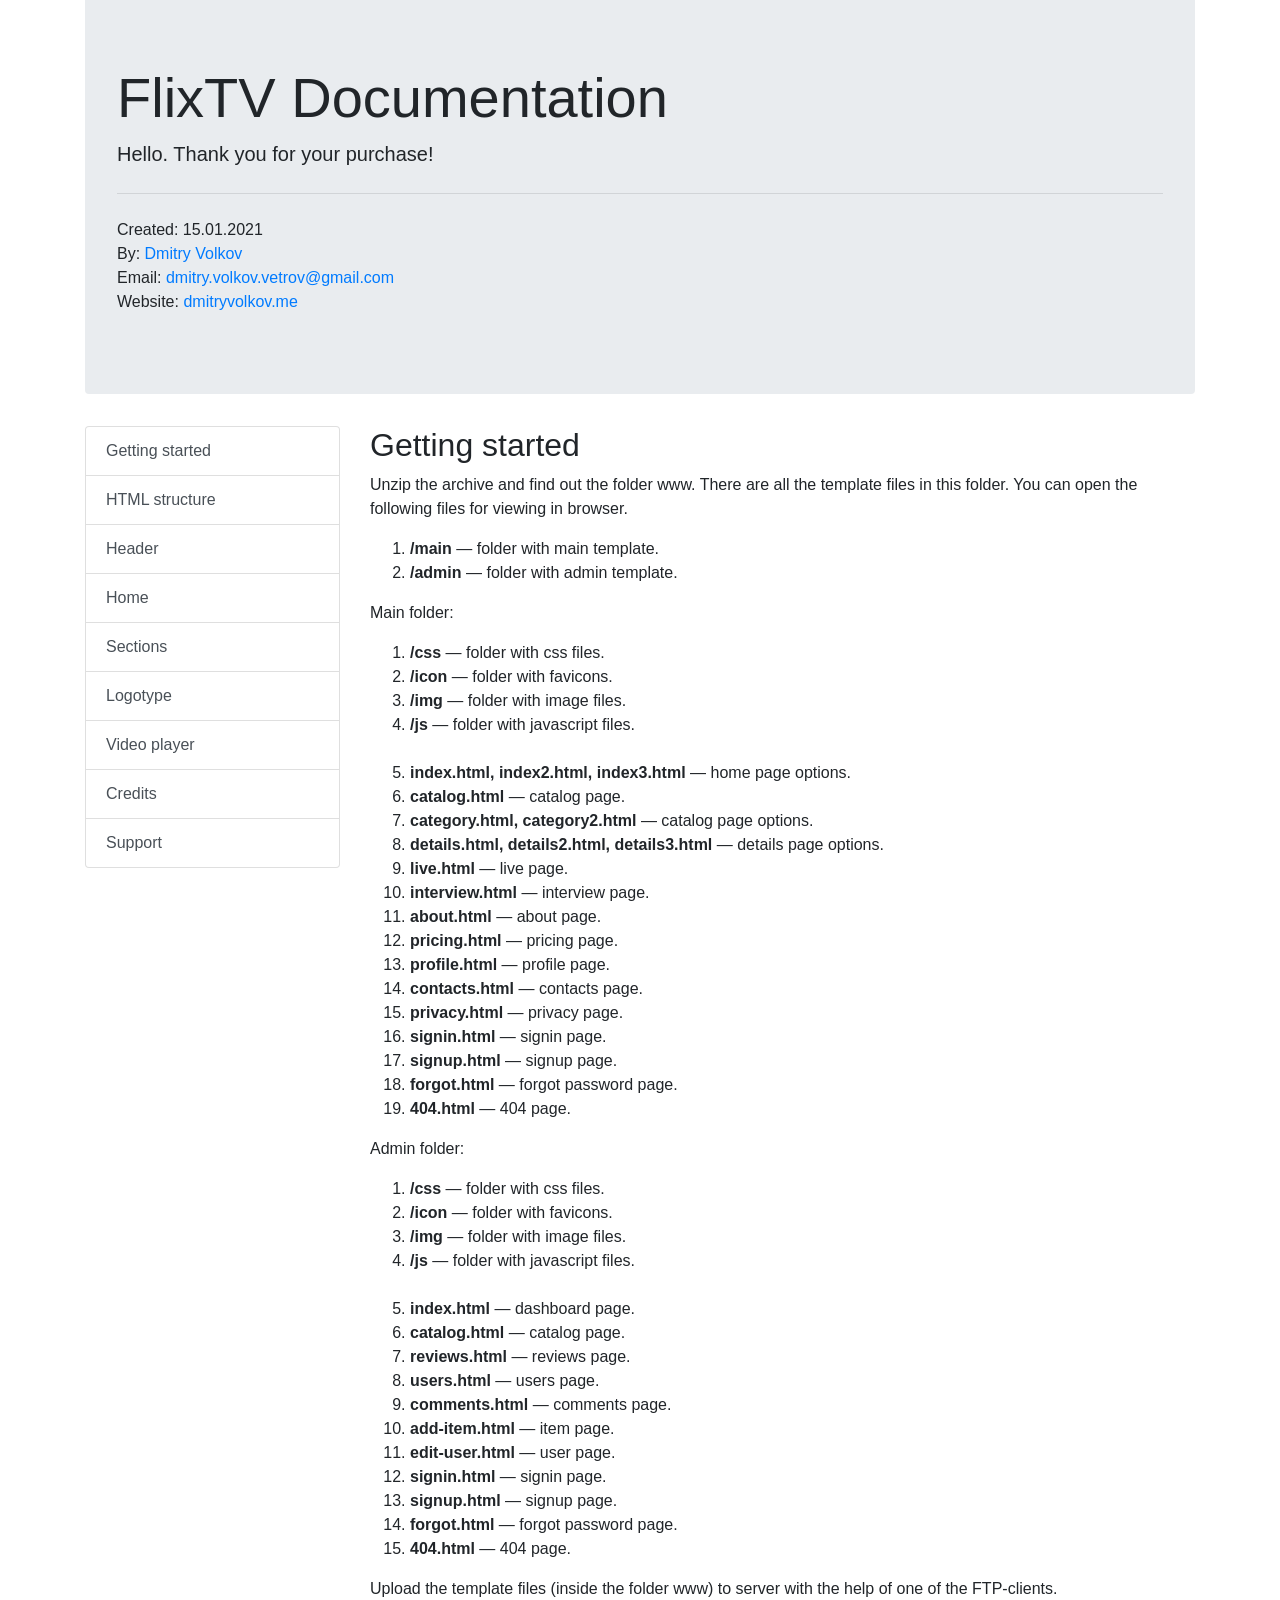
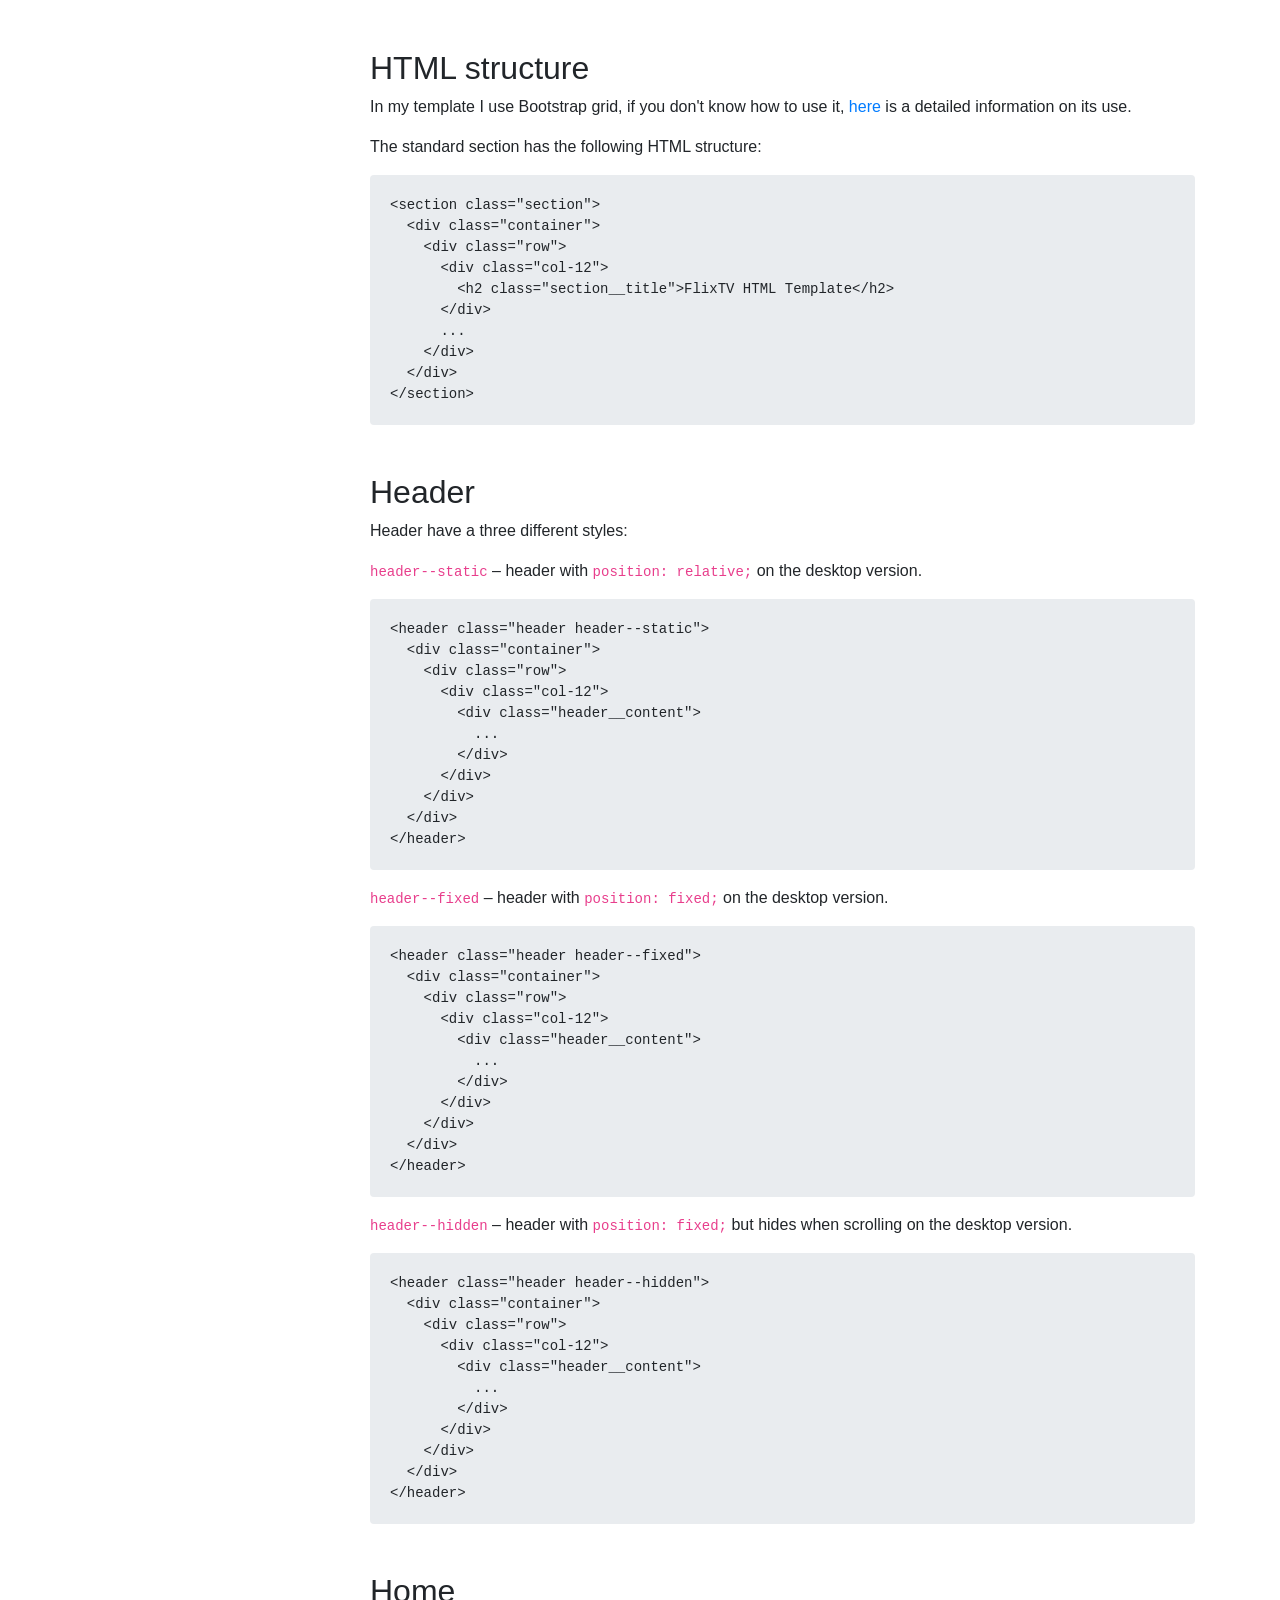
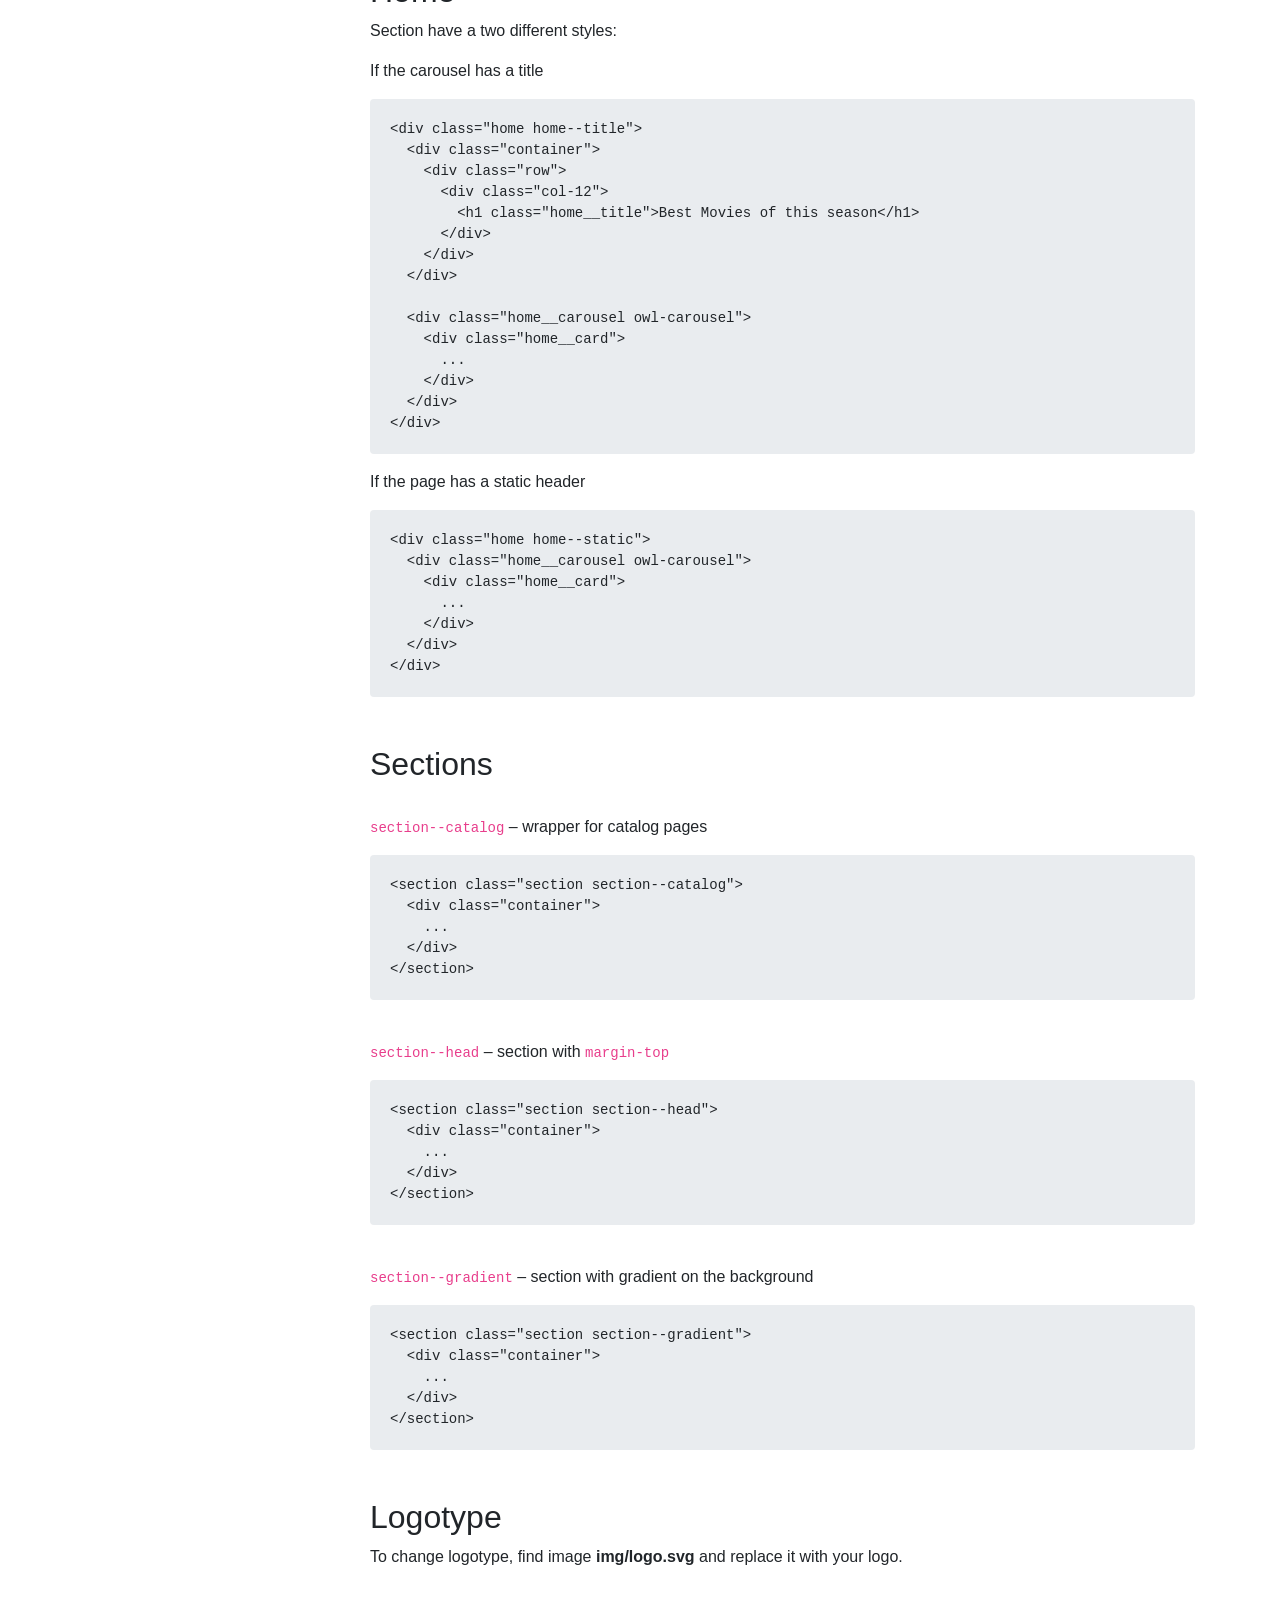
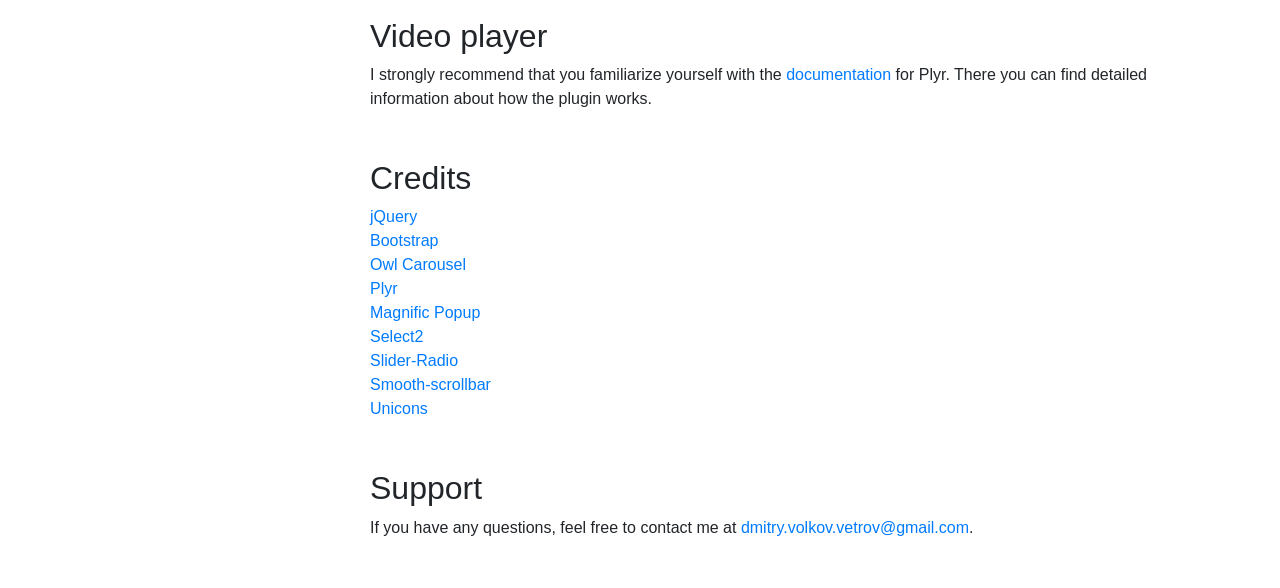
<file: Documentation/index.html>
<!DOCTYPE html>
<html lang="en">
<head>
	<meta charset="utf-8">
	<meta name="viewport" content="width=device-width, initial-scale=1, shrink-to-fit=no">

	<link rel="stylesheet" href="css/bootstrap.min.css">
	<link rel="stylesheet" href="css/main.css">
	
	<meta name="description" content="">
	<meta name="keywords" content="">
	<meta name="author" content="Dmitry Volkov">
	<title>Documentation – FlixTV HTML Template</title>
</head>
<body>

	<div class="container">
		<div class="row">
			<div class="col-12">
				<div class="jumbotron">
					<h1 class="display-4"><b>FlixTV</b> Documentation</h1>
					<p class="lead">Hello. Thank you for your purchase!</p>
					<hr class="my-4">
					<p>Created: 15.01.2021 <br>
						By: <a href="https://themeforest.net/user/dmitryvolkov" target="_blank">Dmitry Volkov</a> <br>
						Email: <a href="mailto:dmitry.volkov.vetrov@gmail.com">dmitry.volkov.vetrov@gmail.com</a> <br>
						Website: <a href="https://dmitryvolkov.me/" target="_blank">dmitryvolkov.me</a>
					</p>
				</div>
			</div>

			<div class="col-3">
				<div id="list-example" class="list-group">
					<a class="list-group-item list-group-item-action" href="#list-item-1">Getting started</a>
					<a class="list-group-item list-group-item-action" href="#list-item-2">HTML structure</a>
					<a class="list-group-item list-group-item-action" href="#list-item-3">Header</a>
					<a class="list-group-item list-group-item-action" href="#list-item-4">Home</a>
					<a class="list-group-item list-group-item-action" href="#list-item-5">Sections</a>
					<a class="list-group-item list-group-item-action" href="#list-item-6">Logotype</a>
					<a class="list-group-item list-group-item-action" href="#list-item-7">Video player</a>
					<a class="list-group-item list-group-item-action" href="#list-item-8">Credits</a>
					<a class="list-group-item list-group-item-action" href="#list-item-9">Support</a>
				</div>
			</div>

			<div class="col-9">
				<div data-spy="scroll" data-target="#list-example" data-offset="0" class="scrollspy-example">
					<h2 id="list-item-1">Getting started</h2>
					<p>Unzip the archive and find out the folder www. There are all the template files in this folder. You can open the following files for viewing in browser.</p>
					<ol>
						<li><b>/main</b> — folder with main template.</li>
						<li><b>/admin</b> — folder with admin template.</li>
					</ol>

					<p>Main folder:</p>
					<ol>
						<li><b>/css</b> — folder with css files.</li>
						<li><b>/icon</b> — folder with favicons.</li>
						<li><b>/img</b> — folder with image files.</li>
						<li><b>/js</b> — folder with javascript files. <br><br></li>
						<li><b>index.html, index2.html, index3.html</b> — home page options.</li>
						<li><b>catalog.html</b> — catalog page.</li>
						<li><b>category.html, category2.html</b> — catalog page options.</li>
						<li><b>details.html, details2.html, details3.html</b> — details page options.</li>
						<li><b>live.html</b> — live page.</li>
						<li><b>interview.html</b> — interview page.</li>
						<li><b>about.html</b> — about page.</li>
						<li><b>pricing.html</b> — pricing page.</li>
						<li><b>profile.html</b> — profile page.</li>
						<li><b>contacts.html</b> — contacts page.</li>
						<li><b>privacy.html</b> — privacy page.</li>
						<li><b>signin.html</b> — signin page.</li>
						<li><b>signup.html</b> — signup page.</li>
						<li><b>forgot.html</b> — forgot password page.</li>
						<li><b>404.html</b> — 404 page.</li>
					</ol>

					<p>Admin folder:</p>
					<ol>
						<li><b>/css</b> — folder with css files.</li>
						<li><b>/icon</b> — folder with favicons.</li>
						<li><b>/img</b> — folder with image files.</li>
						<li><b>/js</b> — folder with javascript files. <br> <br></li>

						<li><b>index.html</b> — dashboard page.</li>
						<li><b>catalog.html</b> — catalog page.</li>
						<li><b>reviews.html</b> — reviews page.</li>
						<li><b>users.html</b> — users page.</li>
						<li><b>comments.html</b> — comments page.</li>
						<li><b>add-item.html</b> — item page.</li>
						<li><b>edit-user.html</b> — user page.</li>
						<li><b>signin.html</b> — signin page.</li>
						<li><b>signup.html</b> — signup page.</li>
						<li><b>forgot.html</b> — forgot password page.</li>
						<li><b>404.html</b> — 404 page.</li>
					</ol>

					<p>Upload the template files (inside the folder www) to server with the help of one of the FTP-clients.</p>


					<h2 id="list-item-2" class="mt-5">HTML structure</h2>
						<p>In my template I use Bootstrap grid, if you don't know how to use it, <a href="https://getbootstrap.com/docs/4.3/getting-started/introduction/">here</a> is a detailed information on its use.</p>
						<p>The standard section has the following HTML structure:</p>
<pre>
&lt;section class="section"&gt;
  &lt;div class="container"&gt;
    &lt;div class="row"&gt;
      &lt;div class="col-12"&gt;
        &lt;h2 class="section__title"&gt;FlixTV HTML Template&lt;/h2&gt;
      &lt;/div&gt;
      ...
    &lt;/div&gt;
  &lt;/div&gt;
&lt;/section&gt;
</pre>
					<h2 id="list-item-3" class="mt-5">Header</h2>
					<p>Header have a three different styles:</p>

						<p><code>header--static</code> – header with <code>position: relative;</code> on the desktop version.</p>
<pre>
&lt;header class="header header--static"&gt;
  &lt;div class="container"&gt;
    &lt;div class="row"&gt;
      &lt;div class="col-12"&gt;
        &lt;div class="header__content"&gt;
          ...
        &lt;/div&gt;
      &lt;/div&gt;
    &lt;/div&gt;
  &lt;/div&gt;
&lt;/header&gt;
</pre>

						<p><code>header--fixed</code> – header with <code>position: fixed;</code> on the desktop version.</p>
<pre>
&lt;header class="header header--fixed"&gt;
  &lt;div class="container"&gt;
    &lt;div class="row"&gt;
      &lt;div class="col-12"&gt;
        &lt;div class="header__content"&gt;
          ...
        &lt;/div&gt;
      &lt;/div&gt;
    &lt;/div&gt;
  &lt;/div&gt;
&lt;/header&gt;
</pre>

						<p><code>header--hidden</code> – header with <code>position: fixed;</code> but hides when scrolling on the desktop version.</p>
<pre>
&lt;header class="header header--hidden"&gt;
  &lt;div class="container"&gt;
    &lt;div class="row"&gt;
      &lt;div class="col-12"&gt;
        &lt;div class="header__content"&gt;
          ...
        &lt;/div&gt;
      &lt;/div&gt;
    &lt;/div&gt;
  &lt;/div&gt;
&lt;/header&gt;
</pre>

					<h2 id="list-item-4" class="mt-5">Home</h2>
					<p>Section have a two different styles:</p>

						<p>If the carousel has a title</p>
<pre>
&lt;div class="home home--title"&gt;
  &lt;div class="container"&gt;
    &lt;div class="row"&gt;
      &lt;div class="col-12"&gt;
        &lt;h1 class="home__title"&gt;Best Movies of this season&lt;/h1&gt;
      &lt;/div&gt;
    &lt;/div&gt;
  &lt;/div&gt;

  &lt;div class="home__carousel owl-carousel"&gt;
    &lt;div class="home__card"&gt;
      ...
    &lt;/div&gt;
  &lt;/div&gt;
&lt;/div&gt;
</pre>

						<p>If the page has a static header</p>
<pre>
&lt;div class="home home--static"&gt;
  &lt;div class="home__carousel owl-carousel"&gt;
    &lt;div class="home__card"&gt;
      ...
    &lt;/div&gt;
  &lt;/div&gt;
&lt;/div&gt;
</pre>

					<h2 id="list-item-5" class="mt-5">Sections</h2>


						<br>
						<p><code>section--catalog</code> – wrapper for catalog pages</p>
<pre>
&lt;section class="section section--catalog"&gt;
  &lt;div class="container"&gt;
    ...
  &lt;/div&gt;
&lt;/section&gt;
</pre>
						
						<br>
						<p><code>section--head</code> – section with <code>margin-top</code></p>
<pre>
&lt;section class="section section--head"&gt;
  &lt;div class="container"&gt;
    ...
  &lt;/div&gt;
&lt;/section&gt;	
</pre>
						<br>
						<p><code>section--gradient</code> – section with gradient on the background</p>
<pre>
&lt;section class="section section--gradient"&gt;
  &lt;div class="container"&gt;
    ...
  &lt;/div&gt;
&lt;/section&gt;	
</pre>

					<h2 id="list-item-6" class="mt-5">Logotype</h2>
					<p>To change logotype, find image <b>img/logo.svg</b> and replace it with your logo.</p>

					<h2 id="list-item-7" class="mt-5">Video player</h2>
					<p>I strongly recommend that you familiarize yourself with the <a href="https://github.com/sampotts/plyr">documentation</a> for Plyr. There you can find detailed information about how the plugin works.</p>

					<h2 id="list-item-8" class="mt-5">Credits</h2>
					<ul class="list-unstyled">
						<li><a href="http://jquery.com/" target="_blank">jQuery</a></li>
						<li><a href="http://getbootstrap.com/" target="_blank">Bootstrap</a></li>
						<li><a href="https://owlcarousel2.github.io/OwlCarousel2/" target="_blank">Owl Carousel</a></li>
						<li><a href="https://github.com/sampotts/plyr" target="_blank">Plyr</a></li>
						<li><a href="http://dimsemenov.com/plugins/magnific-popup/" target="_blank">Magnific Popup</a></li>
						<li><a href="https://select2.org/" target="_blank">Select2</a></li>
						<li><a href="https://github.com/billoosijok/Slider-Radio" target="_blank">Slider-Radio</a></li>
						<li><a href="https://github.com/idiotWu/smooth-scrollbar/tree/17ce0196c0fdce5bdceda8ef5316e705e0f62d30" target="_blank">Smooth-scrollbar</a></li>
						<li><a href="https://github.com/Iconscout/unicons" target="_blank">Unicons</a></li>
					</ul>

					<h2 id="list-item-9" class="mt-5">Support</h2>
					<p class="mb-5">If you have any questions, feel free to contact me at <a href="mailto:dmitry.volkov.vetrov@gmail.com">dmitry.volkov.vetrov@gmail.com</a>.</p>
				</div>
			</div>
		</div>
	</div>

	<script src="js/jquery-3.5.1.min.js"></script>
	<script src="js/bootstrap.bundle.min.js"></script>
	<script>
	$('body').scrollspy({ target: '#list-example' })

	$('a[href^="#"]').on('click', function() {
		var target = $(this).attr('href');
		$('html, body').animate({scrollTop: $(target).offset().top}, 500);
		return false;
	});
	</script>
</body>
</html>
</file>
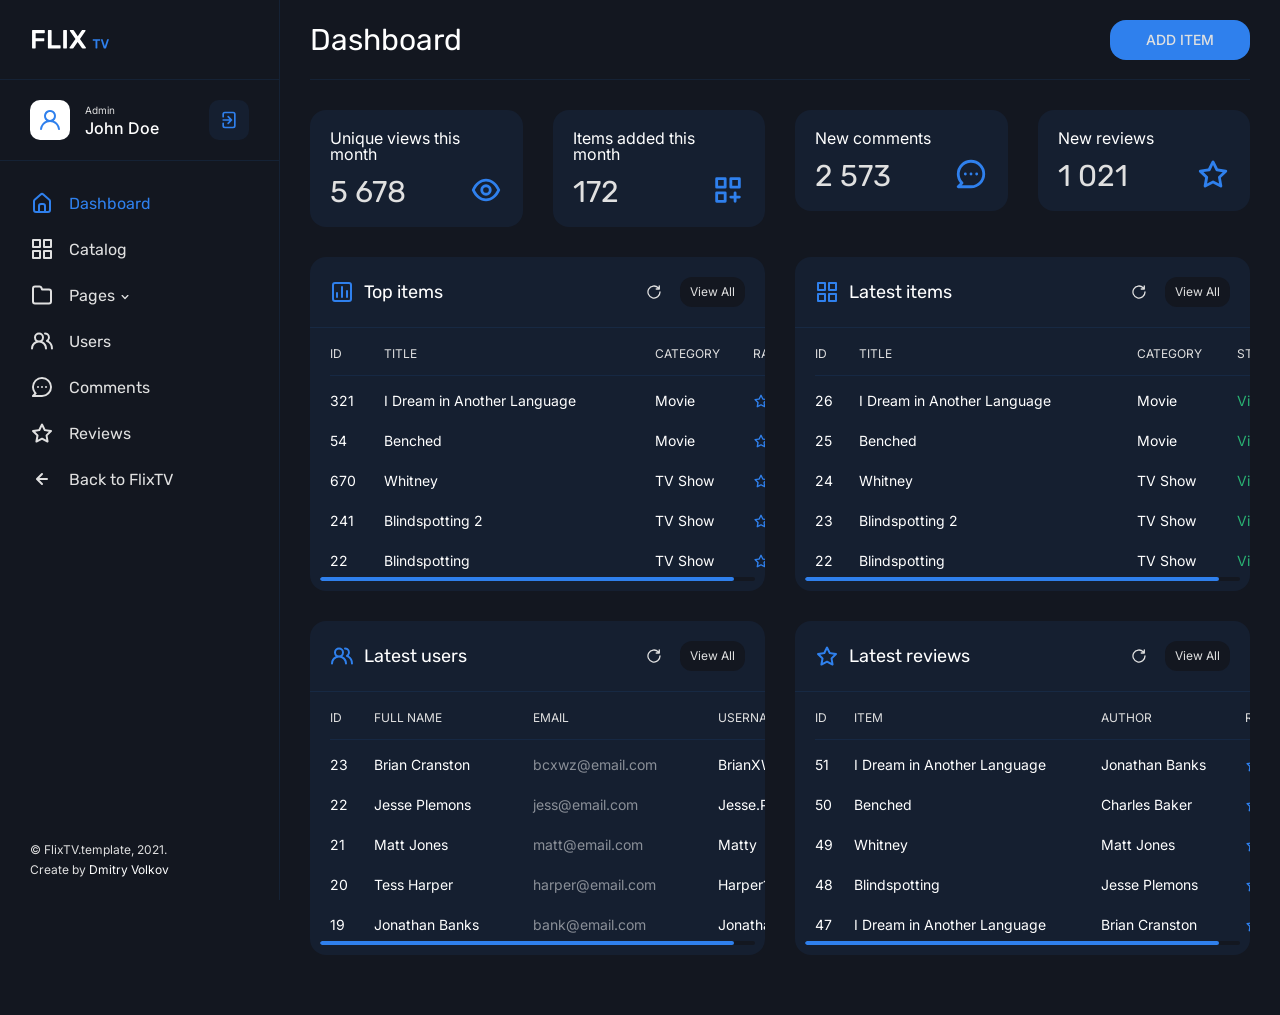
<file: www/admin/index.html>
<!DOCTYPE html>
<html lang="en">
<head>
	<meta charset="utf-8">
	<meta name="viewport" content="width=device-width, initial-scale=1, shrink-to-fit=no">

	<!-- CSS -->
	<link rel="stylesheet" href="css/bootstrap-reboot.min.css">
	<link rel="stylesheet" href="css/bootstrap-grid.min.css">
	<link rel="stylesheet" href="css/magnific-popup.css">
	<link rel="stylesheet" href="css/select2.min.css">
	<link rel="stylesheet" href="css/admin.css">

	<!-- Favicons -->
	<link rel="icon" type="image/png" href="icon/favicon-32x32.png" sizes="32x32">
	<link rel="apple-touch-icon" href="icon/favicon-32x32.png">

	<meta name="description" content="">
	<meta name="keywords" content="">
	<meta name="author" content="Dmitry Volkov">
	<title>FlixTV – Movies & TV Shows, Online cinema HTML Template</title>

</head>
<body>
	<!-- header -->
	<header class="header">
		<div class="header__content">
			<!-- header logo -->
			<a href="index.html" class="header__logo">
				<img src="img/logo.svg" alt="">
			</a>
			<!-- end header logo -->

			<!-- header menu btn -->
			<button class="header__btn" type="button">
				<span></span>
				<span></span>
				<span></span>
			</button>
			<!-- end header menu btn -->
		</div>
	</header>
	<!-- end header -->

	<!-- sidebar -->
	<div class="sidebar">
		<!-- sidebar logo -->
		<a href="index.html" class="sidebar__logo">
			<img src="img/logo.svg" alt="">
		</a>
		<!-- end sidebar logo -->
		
		<!-- sidebar user -->
		<div class="sidebar__user">
			<div class="sidebar__user-img">
				<img src="img/user.svg" alt="">
			</div>

			<div class="sidebar__user-title">
				<span>Admin</span>
				<p>John Doe</p>
			</div>

			<button class="sidebar__user-btn" type="button">
				<svg xmlns="http://www.w3.org/2000/svg" viewBox="0 0 24 24"><path d="M4,12a1,1,0,0,0,1,1h7.59l-2.3,2.29a1,1,0,0,0,0,1.42,1,1,0,0,0,1.42,0l4-4a1,1,0,0,0,.21-.33,1,1,0,0,0,0-.76,1,1,0,0,0-.21-.33l-4-4a1,1,0,1,0-1.42,1.42L12.59,11H5A1,1,0,0,0,4,12ZM17,2H7A3,3,0,0,0,4,5V8A1,1,0,0,0,6,8V5A1,1,0,0,1,7,4H17a1,1,0,0,1,1,1V19a1,1,0,0,1-1,1H7a1,1,0,0,1-1-1V16a1,1,0,0,0-2,0v3a3,3,0,0,0,3,3H17a3,3,0,0,0,3-3V5A3,3,0,0,0,17,2Z"/></svg>
			</button>
		</div>
		<!-- end sidebar user -->

		<!-- sidebar nav -->
		<ul class="sidebar__nav">
			<li class="sidebar__nav-item">
				<a href="index.html" class="sidebar__nav-link sidebar__nav-link--active"><svg xmlns="http://www.w3.org/2000/svg" viewBox="0 0 24 24"><path d="M20,8h0L14,2.74a3,3,0,0,0-4,0L4,8a3,3,0,0,0-1,2.26V19a3,3,0,0,0,3,3H18a3,3,0,0,0,3-3V10.25A3,3,0,0,0,20,8ZM14,20H10V15a1,1,0,0,1,1-1h2a1,1,0,0,1,1,1Zm5-1a1,1,0,0,1-1,1H16V15a3,3,0,0,0-3-3H11a3,3,0,0,0-3,3v5H6a1,1,0,0,1-1-1V10.25a1,1,0,0,1,.34-.75l6-5.25a1,1,0,0,1,1.32,0l6,5.25a1,1,0,0,1,.34.75Z"/></svg> <span>Dashboard</span></a>
			</li>

			<li class="sidebar__nav-item">
				<a href="catalog.html" class="sidebar__nav-link"><svg xmlns="http://www.w3.org/2000/svg" viewBox="0 0 24 24"><path d="M10,13H3a1,1,0,0,0-1,1v7a1,1,0,0,0,1,1h7a1,1,0,0,0,1-1V14A1,1,0,0,0,10,13ZM9,20H4V15H9ZM21,2H14a1,1,0,0,0-1,1v7a1,1,0,0,0,1,1h7a1,1,0,0,0,1-1V3A1,1,0,0,0,21,2ZM20,9H15V4h5Zm1,4H14a1,1,0,0,0-1,1v7a1,1,0,0,0,1,1h7a1,1,0,0,0,1-1V14A1,1,0,0,0,21,13Zm-1,7H15V15h5ZM10,2H3A1,1,0,0,0,2,3v7a1,1,0,0,0,1,1h7a1,1,0,0,0,1-1V3A1,1,0,0,0,10,2ZM9,9H4V4H9Z"/></svg> <span>Catalog</span></a>
			</li>

			<!-- collapse -->
			<li class="sidebar__nav-item">
				<a class="sidebar__nav-link" data-toggle="collapse" href="#collapseMenu" role="button" aria-expanded="false" aria-controls="collapseMenu"><svg xmlns="http://www.w3.org/2000/svg" viewBox="0 0 24 24"><path d="M19,5.5H12.72l-.32-1a3,3,0,0,0-2.84-2H5a3,3,0,0,0-3,3v13a3,3,0,0,0,3,3H19a3,3,0,0,0,3-3V8.5A3,3,0,0,0,19,5.5Zm1,13a1,1,0,0,1-1,1H5a1,1,0,0,1-1-1V5.5a1,1,0,0,1,1-1H9.56a1,1,0,0,1,.95.68l.54,1.64A1,1,0,0,0,12,7.5h7a1,1,0,0,1,1,1Z"/></svg> <span>Pages</span> <svg xmlns="http://www.w3.org/2000/svg" viewBox="0 0 24 24"><path d="M17,9.17a1,1,0,0,0-1.41,0L12,12.71,8.46,9.17a1,1,0,0,0-1.41,0,1,1,0,0,0,0,1.42l4.24,4.24a1,1,0,0,0,1.42,0L17,10.59A1,1,0,0,0,17,9.17Z"/></svg></a>

				<ul class="collapse sidebar__menu" id="collapseMenu">
					<li><a href="add-item.html">Add item</a></li>
					<li><a href="edit-user.html">Edit user</a></li>
					<li><a href="signin.html">Sign in</a></li>
					<li><a href="signup.html">Sign up</a></li>
					<li><a href="forgot.html">Forgot password</a></li>
					<li><a href="404.html">404 page</a></li>
				</ul>
			</li>
			<!-- end collapse -->

			<li class="sidebar__nav-item">
				<a href="users.html" class="sidebar__nav-link"><svg xmlns="http://www.w3.org/2000/svg" viewBox="0 0 24 24"><path d="M12.3,12.22A4.92,4.92,0,0,0,14,8.5a5,5,0,0,0-10,0,4.92,4.92,0,0,0,1.7,3.72A8,8,0,0,0,1,19.5a1,1,0,0,0,2,0,6,6,0,0,1,12,0,1,1,0,0,0,2,0A8,8,0,0,0,12.3,12.22ZM9,11.5a3,3,0,1,1,3-3A3,3,0,0,1,9,11.5Zm9.74.32A5,5,0,0,0,15,3.5a1,1,0,0,0,0,2,3,3,0,0,1,3,3,3,3,0,0,1-1.5,2.59,1,1,0,0,0-.5.84,1,1,0,0,0,.45.86l.39.26.13.07a7,7,0,0,1,4,6.38,1,1,0,0,0,2,0A9,9,0,0,0,18.74,11.82Z"/></svg> <span>Users</span></a>
			</li>

			<li class="sidebar__nav-item">
				<a href="comments.html" class="sidebar__nav-link"><svg xmlns="http://www.w3.org/2000/svg" viewBox="0 0 24 24"><path d="M8,11a1,1,0,1,0,1,1A1,1,0,0,0,8,11Zm4,0a1,1,0,1,0,1,1A1,1,0,0,0,12,11Zm4,0a1,1,0,1,0,1,1A1,1,0,0,0,16,11ZM12,2A10,10,0,0,0,2,12a9.89,9.89,0,0,0,2.26,6.33l-2,2a1,1,0,0,0-.21,1.09A1,1,0,0,0,3,22h9A10,10,0,0,0,12,2Zm0,18H5.41l.93-.93a1,1,0,0,0,.3-.71,1,1,0,0,0-.3-.7A8,8,0,1,1,12,20Z"/></svg> <span>Comments</span></a>
			</li>

			<li class="sidebar__nav-item">
				<a href="reviews.html" class="sidebar__nav-link"><svg xmlns="http://www.w3.org/2000/svg" viewBox="0 0 24 24"><path d="M22,9.67A1,1,0,0,0,21.14,9l-5.69-.83L12.9,3a1,1,0,0,0-1.8,0L8.55,8.16,2.86,9a1,1,0,0,0-.81.68,1,1,0,0,0,.25,1l4.13,4-1,5.68A1,1,0,0,0,6.9,21.44L12,18.77l5.1,2.67a.93.93,0,0,0,.46.12,1,1,0,0,0,.59-.19,1,1,0,0,0,.4-1l-1-5.68,4.13-4A1,1,0,0,0,22,9.67Zm-6.15,4a1,1,0,0,0-.29.88l.72,4.2-3.76-2a1.06,1.06,0,0,0-.94,0l-3.76,2,.72-4.2a1,1,0,0,0-.29-.88l-3-3,4.21-.61a1,1,0,0,0,.76-.55L12,5.7l1.88,3.82a1,1,0,0,0,.76.55l4.21.61Z"/></svg> <span>Reviews</span></a>
			</li>
			<li class="sidebar__nav-item">
				<a href="../main/index.html" class="sidebar__nav-link"><svg xmlns="http://www.w3.org/2000/svg" viewBox="0 0 24 24"><path d="M17,11H9.41l3.3-3.29a1,1,0,1,0-1.42-1.42l-5,5a1,1,0,0,0-.21.33,1,1,0,0,0,0,.76,1,1,0,0,0,.21.33l5,5a1,1,0,0,0,1.42,0,1,1,0,0,0,0-1.42L9.41,13H17a1,1,0,0,0,0-2Z"/></svg> <span>Back to FlixTV</span></a>
			</li>
		</ul>
		<!-- end sidebar nav -->
		
		<!-- sidebar copyright -->
		<div class="sidebar__copyright">© FlixTV.template, 2021. <br>Create by <a href="https://themeforest.net/user/dmitryvolkov/portfolio" target="_blank">Dmitry Volkov</a></div>
		<!-- end sidebar copyright -->
	</div>
	<!-- end sidebar -->

	<!-- main content -->
	<main class="main">
		<div class="container-fluid">
			<div class="row">
				<!-- main title -->
				<div class="col-12">
					<div class="main__title">
						<h2>Dashboard</h2>

						<a href="add-item.html" class="main__title-link">add item</a>
					</div>
				</div>
				<!-- end main title -->

				<!-- stats -->
				<div class="col-12 col-sm-6 col-xl-3">
					<div class="stats">
						<span>Unique views this month</span>
						<p>5 678</p>
						<svg xmlns="http://www.w3.org/2000/svg" viewBox="0 0 24 24"><path d="M21.92,11.6C19.9,6.91,16.1,4,12,4S4.1,6.91,2.08,11.6a1,1,0,0,0,0,.8C4.1,17.09,7.9,20,12,20s7.9-2.91,9.92-7.6A1,1,0,0,0,21.92,11.6ZM12,18c-3.17,0-6.17-2.29-7.9-6C5.83,8.29,8.83,6,12,6s6.17,2.29,7.9,6C18.17,15.71,15.17,18,12,18ZM12,8a4,4,0,1,0,4,4A4,4,0,0,0,12,8Zm0,6a2,2,0,1,1,2-2A2,2,0,0,1,12,14Z"/></svg>
					</div>
				</div>
				<!-- end stats -->

				<!-- stats -->
				<div class="col-12 col-sm-6 col-xl-3">
					<div class="stats">
						<span>Items added this month</span>
						<p>172</p>
						<svg xmlns="http://www.w3.org/2000/svg" viewBox="0 0 24 24"><path d="M10,13H4a1,1,0,0,0-1,1v6a1,1,0,0,0,1,1h6a1,1,0,0,0,1-1V14A1,1,0,0,0,10,13ZM9,19H5V15H9ZM20,3H14a1,1,0,0,0-1,1v6a1,1,0,0,0,1,1h6a1,1,0,0,0,1-1V4A1,1,0,0,0,20,3ZM19,9H15V5h4Zm1,7H18V14a1,1,0,0,0-2,0v2H14a1,1,0,0,0,0,2h2v2a1,1,0,0,0,2,0V18h2a1,1,0,0,0,0-2ZM10,3H4A1,1,0,0,0,3,4v6a1,1,0,0,0,1,1h6a1,1,0,0,0,1-1V4A1,1,0,0,0,10,3ZM9,9H5V5H9Z"/></svg>
					</div>
				</div>
				<!-- end stats -->

				<!-- stats -->
				<div class="col-12 col-sm-6 col-xl-3">
					<div class="stats">
						<span>New comments</span>
						<p>2 573</p>
						<svg xmlns="http://www.w3.org/2000/svg" viewBox="0 0 24 24"><path d="M8,11a1,1,0,1,0,1,1A1,1,0,0,0,8,11Zm4,0a1,1,0,1,0,1,1A1,1,0,0,0,12,11Zm4,0a1,1,0,1,0,1,1A1,1,0,0,0,16,11ZM12,2A10,10,0,0,0,2,12a9.89,9.89,0,0,0,2.26,6.33l-2,2a1,1,0,0,0-.21,1.09A1,1,0,0,0,3,22h9A10,10,0,0,0,12,2Zm0,18H5.41l.93-.93a1,1,0,0,0,.3-.71,1,1,0,0,0-.3-.7A8,8,0,1,1,12,20Z"/></svg>
					</div>
				</div>
				<!-- end stats -->

				<!-- stats -->
				<div class="col-12 col-sm-6 col-xl-3">
					<div class="stats">
						<span>New reviews</span>
						<p>1 021</p>
						<svg xmlns="http://www.w3.org/2000/svg" viewBox="0 0 24 24"><path d="M22,9.67A1,1,0,0,0,21.14,9l-5.69-.83L12.9,3a1,1,0,0,0-1.8,0L8.55,8.16,2.86,9a1,1,0,0,0-.81.68,1,1,0,0,0,.25,1l4.13,4-1,5.68A1,1,0,0,0,6.9,21.44L12,18.77l5.1,2.67a.93.93,0,0,0,.46.12,1,1,0,0,0,.59-.19,1,1,0,0,0,.4-1l-1-5.68,4.13-4A1,1,0,0,0,22,9.67Zm-6.15,4a1,1,0,0,0-.29.88l.72,4.2-3.76-2a1.06,1.06,0,0,0-.94,0l-3.76,2,.72-4.2a1,1,0,0,0-.29-.88l-3-3,4.21-.61a1,1,0,0,0,.76-.55L12,5.7l1.88,3.82a1,1,0,0,0,.76.55l4.21.61Z"/></svg>
					</div>
				</div>
				<!-- end stats -->

				<!-- dashbox -->
				<div class="col-12 col-xl-6">
					<div class="dashbox">
						<div class="dashbox__title">
							<h3><svg xmlns="http://www.w3.org/2000/svg" viewBox="0 0 24 24"><path d="M12,6a1,1,0,0,0-1,1V17a1,1,0,0,0,2,0V7A1,1,0,0,0,12,6ZM7,12a1,1,0,0,0-1,1v4a1,1,0,0,0,2,0V13A1,1,0,0,0,7,12Zm10-2a1,1,0,0,0-1,1v6a1,1,0,0,0,2,0V11A1,1,0,0,0,17,10Zm2-8H5A3,3,0,0,0,2,5V19a3,3,0,0,0,3,3H19a3,3,0,0,0,3-3V5A3,3,0,0,0,19,2Zm1,17a1,1,0,0,1-1,1H5a1,1,0,0,1-1-1V5A1,1,0,0,1,5,4H19a1,1,0,0,1,1,1Z"/></svg> Top items</h3>

							<div class="dashbox__wrap">
								<a class="dashbox__refresh" href="#"><svg xmlns="http://www.w3.org/2000/svg" viewBox="0 0 24 24"><path d="M21,11a1,1,0,0,0-1,1,8.05,8.05,0,1,1-2.22-5.5h-2.4a1,1,0,0,0,0,2h4.53a1,1,0,0,0,1-1V3a1,1,0,0,0-2,0V4.77A10,10,0,1,0,22,12,1,1,0,0,0,21,11Z"/></svg></a>
								<a class="dashbox__more" href="catalog.html">View All</a>
							</div>
						</div>

						<div class="dashbox__table-wrap dashbox__table-wrap--1">
							<table class="main__table main__table--dash">
								<thead>
									<tr>
										<th>ID</th>
										<th>TITLE</th>
										<th>CATEGORY</th>
										<th>RATING</th>
									</tr>
								</thead>
								<tbody>
									<tr>
										<td>
											<div class="main__table-text">321</div>
										</td>
										<td>
											<div class="main__table-text"><a href="#">I Dream in Another Language</a></div>
										</td>
										<td>
											<div class="main__table-text">Movie</div>
										</td>
										<td>
											<div class="main__table-text main__table-text--rate"><svg xmlns="http://www.w3.org/2000/svg" viewBox="0 0 24 24"><path d="M22,9.67A1,1,0,0,0,21.14,9l-5.69-.83L12.9,3a1,1,0,0,0-1.8,0L8.55,8.16,2.86,9a1,1,0,0,0-.81.68,1,1,0,0,0,.25,1l4.13,4-1,5.68A1,1,0,0,0,6.9,21.44L12,18.77l5.1,2.67a.93.93,0,0,0,.46.12,1,1,0,0,0,.59-.19,1,1,0,0,0,.4-1l-1-5.68,4.13-4A1,1,0,0,0,22,9.67Zm-6.15,4a1,1,0,0,0-.29.88l.72,4.2-3.76-2a1.06,1.06,0,0,0-.94,0l-3.76,2,.72-4.2a1,1,0,0,0-.29-.88l-3-3,4.21-.61a1,1,0,0,0,.76-.55L12,5.7l1.88,3.82a1,1,0,0,0,.76.55l4.21.61Z"/></svg> 9.2</div>
										</td>
									</tr>
									<tr>
										<td>
											<div class="main__table-text">54</div>
										</td>
										<td>
											<div class="main__table-text"><a href="#">Benched</a></div>
										</td>
										<td>
											<div class="main__table-text">Movie</div>
										</td>
										<td>
											<div class="main__table-text main__table-text--rate"><svg xmlns="http://www.w3.org/2000/svg" viewBox="0 0 24 24"><path d="M22,9.67A1,1,0,0,0,21.14,9l-5.69-.83L12.9,3a1,1,0,0,0-1.8,0L8.55,8.16,2.86,9a1,1,0,0,0-.81.68,1,1,0,0,0,.25,1l4.13,4-1,5.68A1,1,0,0,0,6.9,21.44L12,18.77l5.1,2.67a.93.93,0,0,0,.46.12,1,1,0,0,0,.59-.19,1,1,0,0,0,.4-1l-1-5.68,4.13-4A1,1,0,0,0,22,9.67Zm-6.15,4a1,1,0,0,0-.29.88l.72,4.2-3.76-2a1.06,1.06,0,0,0-.94,0l-3.76,2,.72-4.2a1,1,0,0,0-.29-.88l-3-3,4.21-.61a1,1,0,0,0,.76-.55L12,5.7l1.88,3.82a1,1,0,0,0,.76.55l4.21.61Z"/></svg> 9.1</div>
										</td>
									</tr>
									<tr>
										<td>
											<div class="main__table-text">670</div>
										</td>
										<td>
											<div class="main__table-text"><a href="#">Whitney</a></div>
										</td>
										<td>
											<div class="main__table-text">TV Show</div>
										</td>
										<td>
											<div class="main__table-text main__table-text--rate"><svg xmlns="http://www.w3.org/2000/svg" viewBox="0 0 24 24"><path d="M22,9.67A1,1,0,0,0,21.14,9l-5.69-.83L12.9,3a1,1,0,0,0-1.8,0L8.55,8.16,2.86,9a1,1,0,0,0-.81.68,1,1,0,0,0,.25,1l4.13,4-1,5.68A1,1,0,0,0,6.9,21.44L12,18.77l5.1,2.67a.93.93,0,0,0,.46.12,1,1,0,0,0,.59-.19,1,1,0,0,0,.4-1l-1-5.68,4.13-4A1,1,0,0,0,22,9.67Zm-6.15,4a1,1,0,0,0-.29.88l.72,4.2-3.76-2a1.06,1.06,0,0,0-.94,0l-3.76,2,.72-4.2a1,1,0,0,0-.29-.88l-3-3,4.21-.61a1,1,0,0,0,.76-.55L12,5.7l1.88,3.82a1,1,0,0,0,.76.55l4.21.61Z"/></svg> 9.0</div>
										</td>
									</tr>
									<tr>
										<td>
											<div class="main__table-text">241</div>
										</td>
										<td>
											<div class="main__table-text"><a href="#">Blindspotting 2</a></div>
										</td>
										<td>
											<div class="main__table-text">TV Show</div>
										</td>
										<td>
											<div class="main__table-text main__table-text--rate"><svg xmlns="http://www.w3.org/2000/svg" viewBox="0 0 24 24"><path d="M22,9.67A1,1,0,0,0,21.14,9l-5.69-.83L12.9,3a1,1,0,0,0-1.8,0L8.55,8.16,2.86,9a1,1,0,0,0-.81.68,1,1,0,0,0,.25,1l4.13,4-1,5.68A1,1,0,0,0,6.9,21.44L12,18.77l5.1,2.67a.93.93,0,0,0,.46.12,1,1,0,0,0,.59-.19,1,1,0,0,0,.4-1l-1-5.68,4.13-4A1,1,0,0,0,22,9.67Zm-6.15,4a1,1,0,0,0-.29.88l.72,4.2-3.76-2a1.06,1.06,0,0,0-.94,0l-3.76,2,.72-4.2a1,1,0,0,0-.29-.88l-3-3,4.21-.61a1,1,0,0,0,.76-.55L12,5.7l1.88,3.82a1,1,0,0,0,.76.55l4.21.61Z"/></svg> 8.9</div>
										</td>
									</tr>
									<tr>
										<td>
											<div class="main__table-text">22</div>
										</td>
										<td>
											<div class="main__table-text"><a href="#">Blindspotting</a></div>
										</td>
										<td>
											<div class="main__table-text">TV Show</div>
										</td>
										<td>
											<div class="main__table-text main__table-text--rate"><svg xmlns="http://www.w3.org/2000/svg" viewBox="0 0 24 24"><path d="M22,9.67A1,1,0,0,0,21.14,9l-5.69-.83L12.9,3a1,1,0,0,0-1.8,0L8.55,8.16,2.86,9a1,1,0,0,0-.81.68,1,1,0,0,0,.25,1l4.13,4-1,5.68A1,1,0,0,0,6.9,21.44L12,18.77l5.1,2.67a.93.93,0,0,0,.46.12,1,1,0,0,0,.59-.19,1,1,0,0,0,.4-1l-1-5.68,4.13-4A1,1,0,0,0,22,9.67Zm-6.15,4a1,1,0,0,0-.29.88l.72,4.2-3.76-2a1.06,1.06,0,0,0-.94,0l-3.76,2,.72-4.2a1,1,0,0,0-.29-.88l-3-3,4.21-.61a1,1,0,0,0,.76-.55L12,5.7l1.88,3.82a1,1,0,0,0,.76.55l4.21.61Z"/></svg> 8.9</div>
										</td>
									</tr>
								</tbody>
							</table>
						</div>
					</div>
				</div>
				<!-- end dashbox -->

				<!-- dashbox -->
				<div class="col-12 col-xl-6">
					<div class="dashbox">
						<div class="dashbox__title">
							<h3><svg xmlns="http://www.w3.org/2000/svg" viewBox="0 0 24 24"><path d="M10,13H3a1,1,0,0,0-1,1v7a1,1,0,0,0,1,1h7a1,1,0,0,0,1-1V14A1,1,0,0,0,10,13ZM9,20H4V15H9ZM21,2H14a1,1,0,0,0-1,1v7a1,1,0,0,0,1,1h7a1,1,0,0,0,1-1V3A1,1,0,0,0,21,2ZM20,9H15V4h5Zm1,4H14a1,1,0,0,0-1,1v7a1,1,0,0,0,1,1h7a1,1,0,0,0,1-1V14A1,1,0,0,0,21,13Zm-1,7H15V15h5ZM10,2H3A1,1,0,0,0,2,3v7a1,1,0,0,0,1,1h7a1,1,0,0,0,1-1V3A1,1,0,0,0,10,2ZM9,9H4V4H9Z"/></svg> Latest items</h3>

							<div class="dashbox__wrap">
								<a class="dashbox__refresh" href="#"><svg xmlns="http://www.w3.org/2000/svg" viewBox="0 0 24 24"><path d="M21,11a1,1,0,0,0-1,1,8.05,8.05,0,1,1-2.22-5.5h-2.4a1,1,0,0,0,0,2h4.53a1,1,0,0,0,1-1V3a1,1,0,0,0-2,0V4.77A10,10,0,1,0,22,12,1,1,0,0,0,21,11Z"/></svg></a>
								<a class="dashbox__more" href="catalog.html">View All</a>
							</div>
						</div>

						<div class="dashbox__table-wrap dashbox__table-wrap--2">
							<table class="main__table main__table--dash">
								<thead>
									<tr>
										<th>ID</th>
										<th>TITLE</th>
										<th>CATEGORY</th>
										<th>STATUS</th>
									</tr>
								</thead>
								<tbody>
									<tr>
										<td>
											<div class="main__table-text">26</div>
										</td>
										<td>
											<div class="main__table-text"><a href="#">I Dream in Another Language</a></div>
										</td>
										<td>
											<div class="main__table-text">Movie</div>
										</td>
										<td>
											<div class="main__table-text main__table-text--green">Visible</div>
										</td>
									</tr>
									<tr>
										<td>
											<div class="main__table-text">25</div>
										</td>
										<td>
											<div class="main__table-text"><a href="#">Benched</a></div>
										</td>
										<td>
											<div class="main__table-text">Movie</div>
										</td>
										<td>
											<div class="main__table-text main__table-text--green">Visible</div>
										</td>
									</tr>
									<tr>
										<td>
											<div class="main__table-text">24</div>
										</td>
										<td>
											<div class="main__table-text"><a href="#">Whitney</a></div>
										</td>
										<td>
											<div class="main__table-text">TV Show</div>
										</td>
										<td>
											<div class="main__table-text main__table-text--green">Visible</div>
										</td>
									</tr>
									<tr>
										<td>
											<div class="main__table-text">23</div>
										</td>
										<td>
											<div class="main__table-text"><a href="#">Blindspotting 2</a></div>
										</td>
										<td>
											<div class="main__table-text">TV Show</div>
										</td>
										<td>
											<div class="main__table-text main__table-text--green">Visible</div>
										</td>
									</tr>
									<tr>
										<td>
											<div class="main__table-text">22</div>
										</td>
										<td>
											<div class="main__table-text"><a href="#">Blindspotting</a></div>
										</td>
										<td>
											<div class="main__table-text">TV Show</div>
										</td>
										<td>
											<div class="main__table-text main__table-text--green">Visible</div>
										</td>
									</tr>
								</tbody>
							</table>
						</div>
					</div>
				</div>
				<!-- end dashbox -->

				<!-- dashbox -->
				<div class="col-12 col-xl-6">
					<div class="dashbox">
						<div class="dashbox__title">
							<h3><svg xmlns="http://www.w3.org/2000/svg" viewBox="0 0 24 24"><path d="M12.3,12.22A4.92,4.92,0,0,0,14,8.5a5,5,0,0,0-10,0,4.92,4.92,0,0,0,1.7,3.72A8,8,0,0,0,1,19.5a1,1,0,0,0,2,0,6,6,0,0,1,12,0,1,1,0,0,0,2,0A8,8,0,0,0,12.3,12.22ZM9,11.5a3,3,0,1,1,3-3A3,3,0,0,1,9,11.5Zm9.74.32A5,5,0,0,0,15,3.5a1,1,0,0,0,0,2,3,3,0,0,1,3,3,3,3,0,0,1-1.5,2.59,1,1,0,0,0-.5.84,1,1,0,0,0,.45.86l.39.26.13.07a7,7,0,0,1,4,6.38,1,1,0,0,0,2,0A9,9,0,0,0,18.74,11.82Z"/></svg> Latest users</h3>

							<div class="dashbox__wrap">
								<a class="dashbox__refresh" href="#"><svg xmlns="http://www.w3.org/2000/svg" viewBox="0 0 24 24"><path d="M21,11a1,1,0,0,0-1,1,8.05,8.05,0,1,1-2.22-5.5h-2.4a1,1,0,0,0,0,2h4.53a1,1,0,0,0,1-1V3a1,1,0,0,0-2,0V4.77A10,10,0,1,0,22,12,1,1,0,0,0,21,11Z"/></svg></a>
								<a class="dashbox__more" href="users.html">View All</a>
							</div>
						</div>

						<div class="dashbox__table-wrap dashbox__table-wrap--3">
							<table class="main__table main__table--dash">
								<thead>
									<tr>
										<th>ID</th>
										<th>FULL NAME</th>
										<th>EMAIL</th>
										<th>USERNAME</th>
									</tr>
								</thead>
								<tbody>
									<tr>
										<td>
											<div class="main__table-text">23</div>
										</td>
										<td>
											<div class="main__table-text"><a href="#">Brian Cranston</a></div>
										</td>
										<td>
											<div class="main__table-text main__table-text--grey">bcxwz@email.com</div>
										</td>
										<td>
											<div class="main__table-text">BrianXWZ</div>
										</td>
									</tr>
									<tr>
										<td>
											<div class="main__table-text">22</div>
										</td>
										<td>
											<div class="main__table-text"><a href="#">Jesse Plemons</a></div>
										</td>
										<td>
											<div class="main__table-text main__table-text--grey">jess@email.com</div>
										</td>
										<td>
											<div class="main__table-text">Jesse.P</div>
										</td>
									</tr>
									<tr>
										<td>
											<div class="main__table-text">21</div>
										</td>
										<td>
											<div class="main__table-text"><a href="#">Matt Jones</a></div>
										</td>
										<td>
											<div class="main__table-text main__table-text--grey">matt@email.com</div>
										</td>
										<td>
											<div class="main__table-text">Matty</div>
										</td>
									</tr>
									<tr>
										<td>
											<div class="main__table-text">20</div>
										</td>
										<td>
											<div class="main__table-text"><a href="#">Tess Harper</a></div>
										</td>
										<td>
											<div class="main__table-text main__table-text--grey">harper@email.com</div>
										</td>
										<td>
											<div class="main__table-text">Harper123</div>
										</td>
									</tr>
									<tr>
										<td>
											<div class="main__table-text">19</div>
										</td>
										<td>
											<div class="main__table-text"><a href="#">Jonathan Banks</a></div>
										</td>
										<td>
											<div class="main__table-text main__table-text--grey">bank@email.com</div>
										</td>
										<td>
											<div class="main__table-text">Jonathan</div>
										</td>
									</tr>
								</tbody>
							</table>
						</div>
					</div>
				</div>
				<!-- end dashbox -->

				<!-- dashbox -->
				<div class="col-12 col-xl-6">
					<div class="dashbox">
						<div class="dashbox__title">
							<h3><svg xmlns="http://www.w3.org/2000/svg" viewBox="0 0 24 24"><path d="M22,9.67A1,1,0,0,0,21.14,9l-5.69-.83L12.9,3a1,1,0,0,0-1.8,0L8.55,8.16,2.86,9a1,1,0,0,0-.81.68,1,1,0,0,0,.25,1l4.13,4-1,5.68A1,1,0,0,0,6.9,21.44L12,18.77l5.1,2.67a.93.93,0,0,0,.46.12,1,1,0,0,0,.59-.19,1,1,0,0,0,.4-1l-1-5.68,4.13-4A1,1,0,0,0,22,9.67Zm-6.15,4a1,1,0,0,0-.29.88l.72,4.2-3.76-2a1.06,1.06,0,0,0-.94,0l-3.76,2,.72-4.2a1,1,0,0,0-.29-.88l-3-3,4.21-.61a1,1,0,0,0,.76-.55L12,5.7l1.88,3.82a1,1,0,0,0,.76.55l4.21.61Z"/></svg> Latest reviews</h3>

							<div class="dashbox__wrap">
								<a class="dashbox__refresh" href="#"><svg xmlns="http://www.w3.org/2000/svg" viewBox="0 0 24 24"><path d="M21,11a1,1,0,0,0-1,1,8.05,8.05,0,1,1-2.22-5.5h-2.4a1,1,0,0,0,0,2h4.53a1,1,0,0,0,1-1V3a1,1,0,0,0-2,0V4.77A10,10,0,1,0,22,12,1,1,0,0,0,21,11Z"/></svg></a>
								<a class="dashbox__more" href="reviews.html">View All</a>
							</div>
						</div>

						<div class="dashbox__table-wrap dashbox__table-wrap--4">
							<table class="main__table main__table--dash">
								<thead>
									<tr>
										<th>ID</th>
										<th>ITEM</th>
										<th>AUTHOR</th>
										<th>RATING</th>
									</tr>
								</thead>
								<tbody>
									<tr>
										<td>
											<div class="main__table-text">51</div>
										</td>
										<td>
											<div class="main__table-text"><a href="#">I Dream in Another Language</a></div>
										</td>
										<td>
											<div class="main__table-text">Jonathan Banks</div>
										</td>
										<td>
											<div class="main__table-text main__table-text--rate"><svg xmlns="http://www.w3.org/2000/svg" viewBox="0 0 24 24"><path d="M22,9.67A1,1,0,0,0,21.14,9l-5.69-.83L12.9,3a1,1,0,0,0-1.8,0L8.55,8.16,2.86,9a1,1,0,0,0-.81.68,1,1,0,0,0,.25,1l4.13,4-1,5.68A1,1,0,0,0,6.9,21.44L12,18.77l5.1,2.67a.93.93,0,0,0,.46.12,1,1,0,0,0,.59-.19,1,1,0,0,0,.4-1l-1-5.68,4.13-4A1,1,0,0,0,22,9.67Zm-6.15,4a1,1,0,0,0-.29.88l.72,4.2-3.76-2a1.06,1.06,0,0,0-.94,0l-3.76,2,.72-4.2a1,1,0,0,0-.29-.88l-3-3,4.21-.61a1,1,0,0,0,.76-.55L12,5.7l1.88,3.82a1,1,0,0,0,.76.55l4.21.61Z"/></svg> 7.2</div>
										</td>
									</tr>
									<tr>
										<td>
											<div class="main__table-text">50</div>
										</td>
										<td>
											<div class="main__table-text"><a href="#">Benched</a></div>
										</td>
										<td>
											<div class="main__table-text">Charles Baker</div>
										</td>
										<td>
											<div class="main__table-text main__table-text--rate"><svg xmlns="http://www.w3.org/2000/svg" viewBox="0 0 24 24"><path d="M22,9.67A1,1,0,0,0,21.14,9l-5.69-.83L12.9,3a1,1,0,0,0-1.8,0L8.55,8.16,2.86,9a1,1,0,0,0-.81.68,1,1,0,0,0,.25,1l4.13,4-1,5.68A1,1,0,0,0,6.9,21.44L12,18.77l5.1,2.67a.93.93,0,0,0,.46.12,1,1,0,0,0,.59-.19,1,1,0,0,0,.4-1l-1-5.68,4.13-4A1,1,0,0,0,22,9.67Zm-6.15,4a1,1,0,0,0-.29.88l.72,4.2-3.76-2a1.06,1.06,0,0,0-.94,0l-3.76,2,.72-4.2a1,1,0,0,0-.29-.88l-3-3,4.21-.61a1,1,0,0,0,.76-.55L12,5.7l1.88,3.82a1,1,0,0,0,.76.55l4.21.61Z"/></svg> 6.3</div>
										</td>
									</tr>
									<tr>
										<td>
											<div class="main__table-text">49</div>
										</td>
										<td>
											<div class="main__table-text"><a href="#">Whitney</a></div>
										</td>
										<td>
											<div class="main__table-text">Matt Jones</div>
										</td>
										<td>
											<div class="main__table-text main__table-text--rate"><svg xmlns="http://www.w3.org/2000/svg" viewBox="0 0 24 24"><path d="M22,9.67A1,1,0,0,0,21.14,9l-5.69-.83L12.9,3a1,1,0,0,0-1.8,0L8.55,8.16,2.86,9a1,1,0,0,0-.81.68,1,1,0,0,0,.25,1l4.13,4-1,5.68A1,1,0,0,0,6.9,21.44L12,18.77l5.1,2.67a.93.93,0,0,0,.46.12,1,1,0,0,0,.59-.19,1,1,0,0,0,.4-1l-1-5.68,4.13-4A1,1,0,0,0,22,9.67Zm-6.15,4a1,1,0,0,0-.29.88l.72,4.2-3.76-2a1.06,1.06,0,0,0-.94,0l-3.76,2,.72-4.2a1,1,0,0,0-.29-.88l-3-3,4.21-.61a1,1,0,0,0,.76-.55L12,5.7l1.88,3.82a1,1,0,0,0,.76.55l4.21.61Z"/></svg> 8.4</div>
										</td>
									</tr>
									<tr>
										<td>
											<div class="main__table-text">48</div>
										</td>
										<td>
											<div class="main__table-text"><a href="#">Blindspotting</a></div>
										</td>
										<td>
											<div class="main__table-text">Jesse Plemons</div>
										</td>
										<td>
											<div class="main__table-text main__table-text--rate"><svg xmlns="http://www.w3.org/2000/svg" viewBox="0 0 24 24"><path d="M22,9.67A1,1,0,0,0,21.14,9l-5.69-.83L12.9,3a1,1,0,0,0-1.8,0L8.55,8.16,2.86,9a1,1,0,0,0-.81.68,1,1,0,0,0,.25,1l4.13,4-1,5.68A1,1,0,0,0,6.9,21.44L12,18.77l5.1,2.67a.93.93,0,0,0,.46.12,1,1,0,0,0,.59-.19,1,1,0,0,0,.4-1l-1-5.68,4.13-4A1,1,0,0,0,22,9.67Zm-6.15,4a1,1,0,0,0-.29.88l.72,4.2-3.76-2a1.06,1.06,0,0,0-.94,0l-3.76,2,.72-4.2a1,1,0,0,0-.29-.88l-3-3,4.21-.61a1,1,0,0,0,.76-.55L12,5.7l1.88,3.82a1,1,0,0,0,.76.55l4.21.61Z"/></svg> 9.0</div>
										</td>
									</tr>
									<tr>
										<td>
											<div class="main__table-text">47</div>
										</td>
										<td>
											<div class="main__table-text"><a href="#">I Dream in Another Language</a></div>
										</td>
										<td>
											<div class="main__table-text">Brian Cranston</div>
										</td>
										<td>
											<div class="main__table-text main__table-text--rate"><svg xmlns="http://www.w3.org/2000/svg" viewBox="0 0 24 24"><path d="M22,9.67A1,1,0,0,0,21.14,9l-5.69-.83L12.9,3a1,1,0,0,0-1.8,0L8.55,8.16,2.86,9a1,1,0,0,0-.81.68,1,1,0,0,0,.25,1l4.13,4-1,5.68A1,1,0,0,0,6.9,21.44L12,18.77l5.1,2.67a.93.93,0,0,0,.46.12,1,1,0,0,0,.59-.19,1,1,0,0,0,.4-1l-1-5.68,4.13-4A1,1,0,0,0,22,9.67Zm-6.15,4a1,1,0,0,0-.29.88l.72,4.2-3.76-2a1.06,1.06,0,0,0-.94,0l-3.76,2,.72-4.2a1,1,0,0,0-.29-.88l-3-3,4.21-.61a1,1,0,0,0,.76-.55L12,5.7l1.88,3.82a1,1,0,0,0,.76.55l4.21.61Z"/></svg> 7.7</div>
										</td>
									</tr>
								</tbody>
							</table>
						</div>
					</div>
				</div>
				<!-- end dashbox -->
			</div>
		</div>
	</main>
	<!-- end main content -->

	<!-- JS -->
	<script src="js/jquery-3.5.1.min.js"></script>
	<script src="js/bootstrap.bundle.min.js"></script>
	<script src="js/jquery.magnific-popup.min.js"></script>
	<script src="js/smooth-scrollbar.js"></script>
	<script src="js/select2.min.js"></script>
	<script src="js/admin.js"></script>
</body>
</html>
</file>
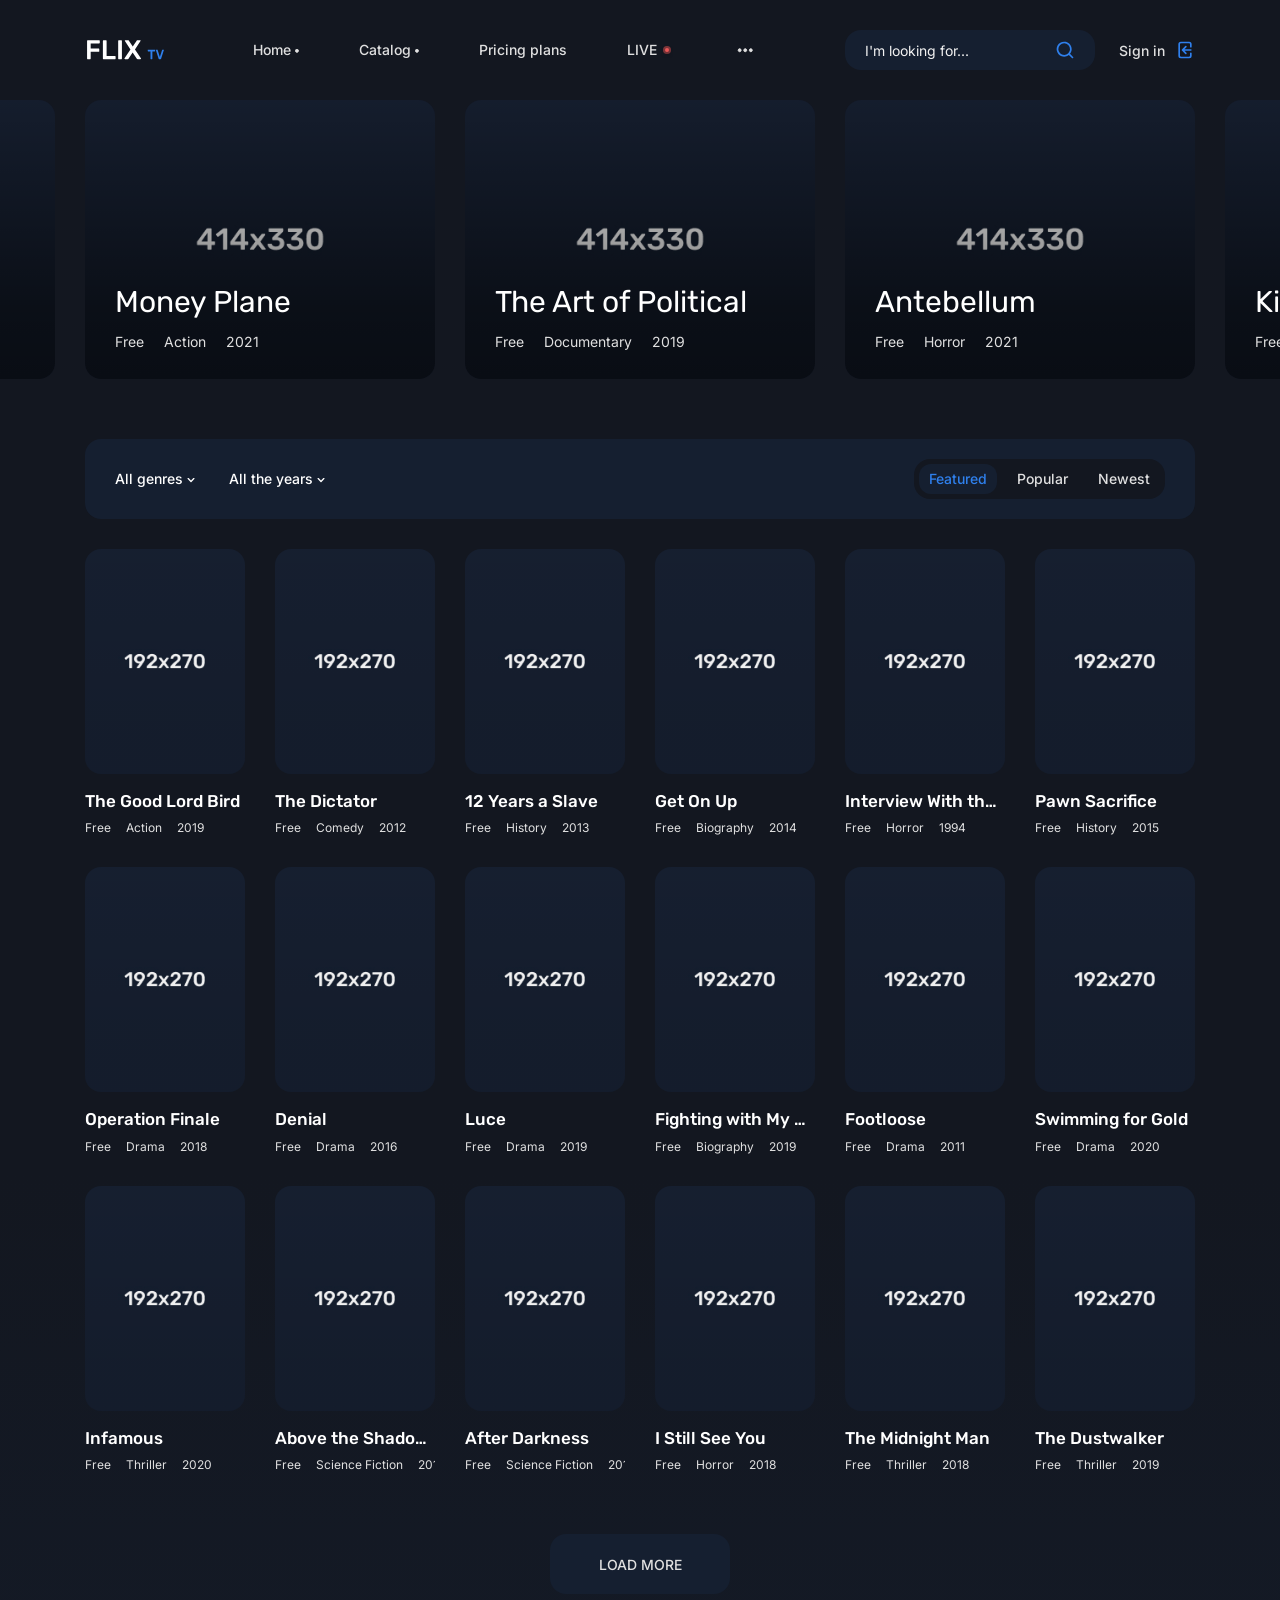
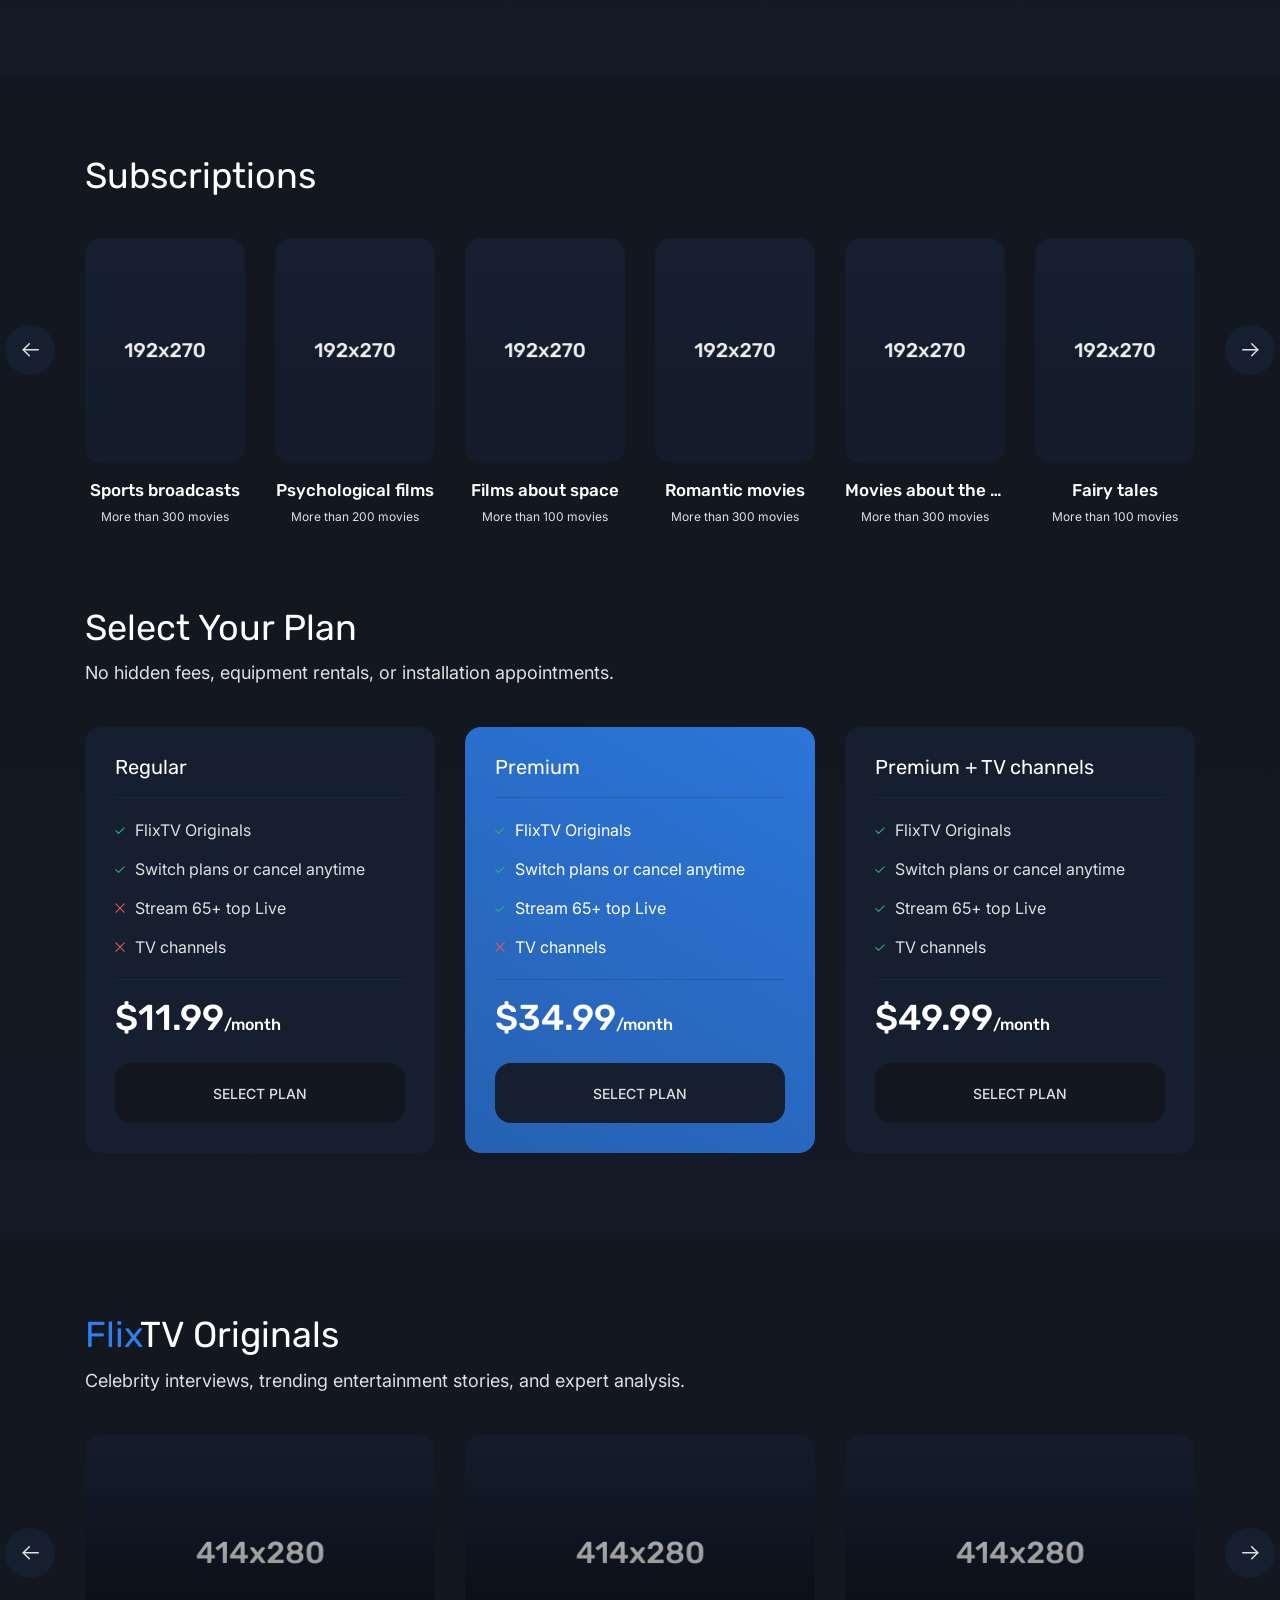
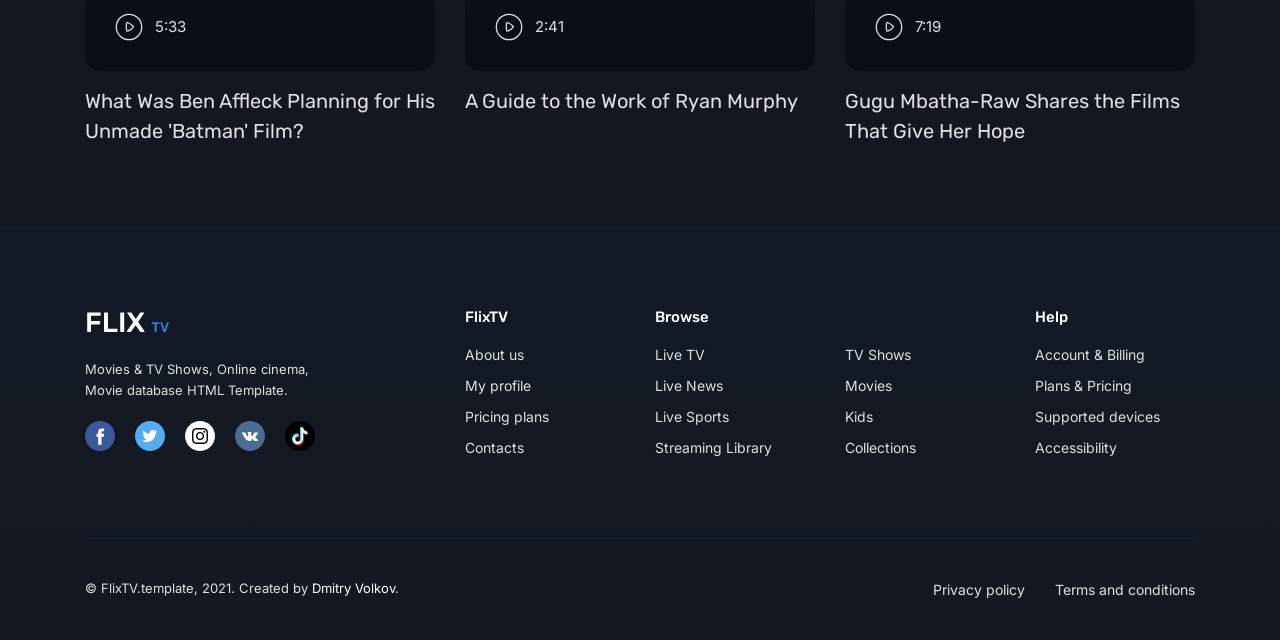
<file: www/main/index.html>
<!DOCTYPE html>
<html lang="en">
<head>
	<meta charset="utf-8">
	<meta name="viewport" content="width=device-width, initial-scale=1, shrink-to-fit=no">

	<!-- CSS -->
	<link rel="stylesheet" href="css/bootstrap-reboot.min.css">
	<link rel="stylesheet" href="css/bootstrap-grid.min.css">
	<link rel="stylesheet" href="css/owl.carousel.min.css">
	<link rel="stylesheet" href="css/slider-radio.css">
	<link rel="stylesheet" href="css/select2.min.css">
	<link rel="stylesheet" href="css/magnific-popup.css">
	<link rel="stylesheet" href="css/plyr.css">
	<link rel="stylesheet" href="css/main.css">

	<!-- Favicons -->
	<link rel="icon" type="image/png" href="icon/favicon-32x32.png" sizes="32x32">
	<link rel="apple-touch-icon" href="icon/favicon-32x32.png">

	<meta name="description" content="">
	<meta name="keywords" content="">
	<meta name="author" content="Dmitry Volkov">
	<title>FlixTV – Movies & TV Shows, Online cinema HTML Template</title>

</head>

<body>
	<!-- header (relative style) -->
	<header class="header header--static">
		<div class="container">
			<div class="row">
				<div class="col-12">
					<div class="header__content">
						<button class="header__menu" type="button">
							<span></span>
							<span></span>
							<span></span>
						</button>

						<a href="index.html" class="header__logo">
							<img src="img/logo.svg" alt="Movies & TV Shows, Online cinema HTML Template">
						</a>

						<ul class="header__nav">
							<li class="header__nav-item">
								<a class="header__nav-link" href="#" role="button" id="dropdownMenu2" data-toggle="dropdown" aria-haspopup="true" aria-expanded="false">Home <svg width="4" height="4" viewBox="0 0 4 4" fill="none" xmlns="http://www.w3.org/2000/svg"><path d="M1.93893 3.30334C1.08141 3.30334 0.384766 2.60669 0.384766 1.75047C0.384766 0.894254 1.08141 0.196308 1.93893 0.196308C2.79644 0.196308 3.49309 0.894254 3.49309 1.75047C3.49309 2.60669 2.79644 3.30334 1.93893 3.30334Z"/></svg></a>

								<ul class="dropdown-menu header__nav-menu" aria-labelledby="dropdownMenu2">
									<li><a href="index.html">Home style 1</a></li>
									<li><a href="index2.html">Home style 2</a></li>
									<li><a href="index3.html">Home style 3</a></li>
								</ul>
							</li>
							<li class="header__nav-item">
								<a class="header__nav-link" href="#" role="button" id="dropdownMenu1" data-toggle="dropdown" aria-haspopup="true" aria-expanded="false">Catalog <svg width="4" height="4" viewBox="0 0 4 4" fill="none" xmlns="http://www.w3.org/2000/svg"><path d="M1.93893 3.30334C1.08141 3.30334 0.384766 2.60669 0.384766 1.75047C0.384766 0.894254 1.08141 0.196308 1.93893 0.196308C2.79644 0.196308 3.49309 0.894254 3.49309 1.75047C3.49309 2.60669 2.79644 3.30334 1.93893 3.30334Z"/></svg></a>

								<ul class="dropdown-menu header__nav-menu" aria-labelledby="dropdownMenu1">
									<li><a href="catalog.html">Catalog</a></li>
									<li class="dropdown-submenu">
										<a class="dropdown-item" href="#" role="button" id="dropdownMenuSub" data-toggle="dropdown" aria-haspopup="true" aria-expanded="false">Catalog dropdown <svg width="4" height="4" viewBox="0 0 4 4" fill="none" xmlns="http://www.w3.org/2000/svg"><path d="M1.93893 3.30334C1.08141 3.30334 0.384766 2.60669 0.384766 1.75047C0.384766 0.894254 1.08141 0.196308 1.93893 0.196308C2.79644 0.196308 3.49309 0.894254 3.49309 1.75047C3.49309 2.60669 2.79644 3.30334 1.93893 3.30334Z"/></svg></a>

										<ul class="dropdown-menu header__nav-menu" aria-labelledby="dropdownMenuSub">
											<li><a href="category.html">Actions</a></li>
											<li><a href="category.html">Biography</a></li>
											<li><a href="category.html">Documentary</a></li>
											<li><a href="category.html">Horror</a></li>
										</ul>
									</li>
									<li><a href="category.html">Category style 1</a></li>
									<li><a href="category2.html">Category style 2</a></li>
									<li><a href="details.html">Details style 1</a></li>
									<li><a href="details2.html">Details style 2</a></li>
									<li><a href="details3.html">Details style 3</a></li>
								</ul>
							</li>
							<li class="header__nav-item">
								<a class="header__nav-link" href="pricing.html">Pricing plans</a>
							</li>
							<li class="header__nav-item">
								<a class="header__nav-link header__nav-link--live" href="live.html">LIVE<svg width="12" height="12" viewBox="0 0 12 12" fill="none" xmlns="http://www.w3.org/2000/svg"><circle cx="6" cy="4" r="4" fill="#EB5757" fill-opacity="0.5"/><g filter="url(#filter0_d)"><circle cx="6" cy="4" r="2" fill="#EB5757"/></g><defs><filter id="filter0_d" x="0" y="0" width="12" height="12" filterUnits="userSpaceOnUse" color-interpolation-filters="sRGB"><feFlood flood-opacity="0" result="BackgroundImageFix"/><feColorMatrix in="SourceAlpha" type="matrix" values="0 0 0 0 0 0 0 0 0 0 0 0 0 0 0 0 0 0 127 0"/><feOffset dy="2"/><feGaussianBlur stdDeviation="2"/><feColorMatrix type="matrix" values="0 0 0 0 0 0 0 0 0 0 0 0 0 0 0 0 0 0 0.3 0"/><feBlend mode="normal" in2="BackgroundImageFix" result="effect1_dropShadow"/><feBlend mode="normal" in="SourceGraphic" in2="effect1_dropShadow" result="shape"/></filter></defs></svg></a>
							</li>
							<li class="header__nav-item">
								<a class="header__nav-link header__nav-link--more" href="#" role="button" id="dropdownMenu3" data-toggle="dropdown" aria-haspopup="true" aria-expanded="false">
									<svg width="25" height="25" viewBox="0 0 25 25" fill="none" xmlns="http://www.w3.org/2000/svg"><path d="M6.93893 14.3033C6.08141 14.3033 5.38477 13.6067 5.38477 12.7505C5.38477 11.8943 6.08141 11.1963 6.93893 11.1963C7.79644 11.1963 8.49309 11.8943 8.49309 12.7505C8.49309 13.6067 7.79644 14.3033 6.93893 14.3033Z"/><path d="M12.7501 14.3033C11.8926 14.3033 11.1959 13.6067 11.1959 12.7505C11.1959 11.8943 11.8926 11.1963 12.7501 11.1963C13.6076 11.1963 14.3042 11.8943 14.3042 12.7505C14.3042 13.6067 13.6076 14.3033 12.7501 14.3033Z"/><path d="M18.5608 14.3033C17.7032 14.3033 17.0066 13.6067 17.0066 12.7505C17.0066 11.8943 17.7032 11.1963 18.5608 11.1963C19.4183 11.1963 20.1149 11.8943 20.1149 12.7505C20.1149 13.6067 19.4183 14.3033 18.5608 14.3033Z"/></svg>
								</a>

								<ul class="dropdown-menu header__nav-menu header__nav-menu--scroll" aria-labelledby="dropdownMenu3">
									<li><a href="about.html">About us</a></li>
									<li><a href="profile.html">Profile</a></li>
									<li><a href="contacts.html">Contacts</a></li>
									<li><a href="interview.html">Interview</a></li>
									<li><a href="../admin/index.html" target="_blank">Admin pages</a></li>
									<li><a href="privacy.html">Privacy policy</a></li>
									<li><a href="signin.html">Sign in</a></li>
									<li><a href="signup.html">Sign up</a></li>
									<li><a href="forgot.html">Forgot password</a></li>
									<li><a href="404.html">404 Page</a></li>
								</ul>
							</li>
						</ul>

						<div class="header__actions">
							<form action="#" class="header__form">
								<input class="header__form-input" type="text" placeholder="I'm looking for...">
								<button class="header__form-btn" type="button"><svg xmlns="http://www.w3.org/2000/svg" viewBox="0 0 24 24"><path d="M21.71,20.29,18,16.61A9,9,0,1,0,16.61,18l3.68,3.68a1,1,0,0,0,1.42,0A1,1,0,0,0,21.71,20.29ZM11,18a7,7,0,1,1,7-7A7,7,0,0,1,11,18Z"/></svg></button>
								<button type="button" class="header__form-close"><svg width="20" height="20" viewBox="0 0 20 20" fill="none" xmlns="http://www.w3.org/2000/svg"><path fill-rule="evenodd" clip-rule="evenodd" d="M14.3345 0.000183105H5.66549C2.26791 0.000183105 0.000488281 2.43278 0.000488281 5.91618V14.0842C0.000488281 17.5709 2.26186 20.0002 5.66549 20.0002H14.3335C17.7381 20.0002 20.0005 17.5709 20.0005 14.0842V5.91618C20.0005 2.42969 17.7383 0.000183105 14.3345 0.000183105ZM5.66549 1.50018H14.3345C16.885 1.50018 18.5005 3.23515 18.5005 5.91618V14.0842C18.5005 16.7653 16.8849 18.5002 14.3335 18.5002H5.66549C3.11525 18.5002 1.50049 16.7655 1.50049 14.0842V5.91618C1.50049 3.23856 3.12083 1.50018 5.66549 1.50018ZM7.07071 7.0624C7.33701 6.79616 7.75367 6.772 8.04726 6.98988L8.13137 7.06251L9.99909 8.93062L11.8652 7.06455C12.1581 6.77166 12.6329 6.77166 12.9258 7.06455C13.1921 7.33082 13.2163 7.74748 12.9984 8.04109L12.9258 8.12521L11.0596 9.99139L12.9274 11.8595C13.2202 12.1524 13.2202 12.6273 12.9273 12.9202C12.661 13.1864 12.2443 13.2106 11.9507 12.9927L11.8666 12.9201L9.99898 11.052L8.13382 12.9172C7.84093 13.2101 7.36605 13.2101 7.07316 12.9172C6.80689 12.6509 6.78269 12.2343 7.00054 11.9407L7.07316 11.8566L8.93843 9.99128L7.0706 8.12306C6.77774 7.83013 6.77779 7.35526 7.07071 7.0624Z"/></svg></button>
							</form>

							<button class="header__search" type="button">
								<svg xmlns="http://www.w3.org/2000/svg" viewBox="0 0 24 24"><path d="M21.71,20.29,18,16.61A9,9,0,1,0,16.61,18l3.68,3.68a1,1,0,0,0,1.42,0A1,1,0,0,0,21.71,20.29ZM11,18a7,7,0,1,1,7-7A7,7,0,0,1,11,18Z"/></svg>
							</button>

							<a href="signin.html" class="header__user">
								<span>Sign in</span>
								<svg xmlns="http://www.w3.org/2000/svg" viewBox="0 0 24 24"><path d="M20,12a1,1,0,0,0-1-1H11.41l2.3-2.29a1,1,0,1,0-1.42-1.42l-4,4a1,1,0,0,0-.21.33,1,1,0,0,0,0,.76,1,1,0,0,0,.21.33l4,4a1,1,0,0,0,1.42,0,1,1,0,0,0,0-1.42L11.41,13H19A1,1,0,0,0,20,12ZM17,2H7A3,3,0,0,0,4,5V19a3,3,0,0,0,3,3H17a3,3,0,0,0,3-3V16a1,1,0,0,0-2,0v3a1,1,0,0,1-1,1H7a1,1,0,0,1-1-1V5A1,1,0,0,1,7,4H17a1,1,0,0,1,1,1V8a1,1,0,0,0,2,0V5A3,3,0,0,0,17,2Z"/></svg>
							</a>
						</div>
					</div>
				</div>
			</div>
		</div>
	</header>
	<!-- end header -->

	<!-- home -->
	<div class="home home--static">
		<div class="home__carousel owl-carousel" id="flixtv-hero">
			<div class="home__card">
				<a href="details.html">
					<img src="img/home/1.jpg" alt="">
				</a>
				<div>
					<h2>Money Plane</h2>
					<ul>
						<li>Free</li>
						<li>Action</li>
						<li>2021</li>
					</ul>
				</div>
				<button class="home__add" type="button"><svg xmlns="http://www.w3.org/2000/svg" viewBox="0 0 24 24"><path d="M16,2H8A3,3,0,0,0,5,5V21a1,1,0,0,0,.5.87,1,1,0,0,0,1,0L12,18.69l5.5,3.18A1,1,0,0,0,18,22a1,1,0,0,0,.5-.13A1,1,0,0,0,19,21V5A3,3,0,0,0,16,2Zm1,17.27-4.5-2.6a1,1,0,0,0-1,0L7,19.27V5A1,1,0,0,1,8,4h8a1,1,0,0,1,1,1Z"/></svg></button>
				<span class="home__rating"><svg xmlns="http://www.w3.org/2000/svg" viewBox="0 0 24 24"><path d="M22,9.67A1,1,0,0,0,21.14,9l-5.69-.83L12.9,3a1,1,0,0,0-1.8,0L8.55,8.16,2.86,9a1,1,0,0,0-.81.68,1,1,0,0,0,.25,1l4.13,4-1,5.68A1,1,0,0,0,6.9,21.44L12,18.77l5.1,2.67a.93.93,0,0,0,.46.12,1,1,0,0,0,.59-.19,1,1,0,0,0,.4-1l-1-5.68,4.13-4A1,1,0,0,0,22,9.67Zm-6.15,4a1,1,0,0,0-.29.88l.72,4.2-3.76-2a1.06,1.06,0,0,0-.94,0l-3.76,2,.72-4.2a1,1,0,0,0-.29-.88l-3-3,4.21-.61a1,1,0,0,0,.76-.55L12,5.7l1.88,3.82a1,1,0,0,0,.76.55l4.21.61Z"/></svg> 9.1</span>
			</div>

			<div class="home__card">
				<a href="details.html">
					<img src="img/home/2.jpg" alt="">
				</a>
				<div>
					<h2>The Art of Political</h2>
					<ul>
						<li>Free</li>
						<li>Documentary</li>
						<li>2019</li>
					</ul>
				</div>
				<button class="home__add" type="button"><svg xmlns="http://www.w3.org/2000/svg" viewBox="0 0 24 24"><path d="M16,2H8A3,3,0,0,0,5,5V21a1,1,0,0,0,.5.87,1,1,0,0,0,1,0L12,18.69l5.5,3.18A1,1,0,0,0,18,22a1,1,0,0,0,.5-.13A1,1,0,0,0,19,21V5A3,3,0,0,0,16,2Zm1,17.27-4.5-2.6a1,1,0,0,0-1,0L7,19.27V5A1,1,0,0,1,8,4h8a1,1,0,0,1,1,1Z"/></svg></button>
				<span class="home__rating"><svg xmlns="http://www.w3.org/2000/svg" viewBox="0 0 24 24"><path d="M22,9.67A1,1,0,0,0,21.14,9l-5.69-.83L12.9,3a1,1,0,0,0-1.8,0L8.55,8.16,2.86,9a1,1,0,0,0-.81.68,1,1,0,0,0,.25,1l4.13,4-1,5.68A1,1,0,0,0,6.9,21.44L12,18.77l5.1,2.67a.93.93,0,0,0,.46.12,1,1,0,0,0,.59-.19,1,1,0,0,0,.4-1l-1-5.68,4.13-4A1,1,0,0,0,22,9.67Zm-6.15,4a1,1,0,0,0-.29.88l.72,4.2-3.76-2a1.06,1.06,0,0,0-.94,0l-3.76,2,.72-4.2a1,1,0,0,0-.29-.88l-3-3,4.21-.61a1,1,0,0,0,.76-.55L12,5.7l1.88,3.82a1,1,0,0,0,.76.55l4.21.61Z"/></svg> 8.3</span>
			</div>

			<div class="home__card">
				<a href="details.html">
					<img src="img/home/3.jpg" alt="">
				</a>
				<div>
					<h2>Antebellum</h2>
					<ul>
						<li>Free</li>
						<li>Horror</li>
						<li>2021</li>
					</ul>
				</div>
				<button class="home__add" type="button"><svg xmlns="http://www.w3.org/2000/svg" viewBox="0 0 24 24"><path d="M16,2H8A3,3,0,0,0,5,5V21a1,1,0,0,0,.5.87,1,1,0,0,0,1,0L12,18.69l5.5,3.18A1,1,0,0,0,18,22a1,1,0,0,0,.5-.13A1,1,0,0,0,19,21V5A3,3,0,0,0,16,2Zm1,17.27-4.5-2.6a1,1,0,0,0-1,0L7,19.27V5A1,1,0,0,1,8,4h8a1,1,0,0,1,1,1Z"/></svg></button>
				<span class="home__rating"><svg xmlns="http://www.w3.org/2000/svg" viewBox="0 0 24 24"><path d="M22,9.67A1,1,0,0,0,21.14,9l-5.69-.83L12.9,3a1,1,0,0,0-1.8,0L8.55,8.16,2.86,9a1,1,0,0,0-.81.68,1,1,0,0,0,.25,1l4.13,4-1,5.68A1,1,0,0,0,6.9,21.44L12,18.77l5.1,2.67a.93.93,0,0,0,.46.12,1,1,0,0,0,.59-.19,1,1,0,0,0,.4-1l-1-5.68,4.13-4A1,1,0,0,0,22,9.67Zm-6.15,4a1,1,0,0,0-.29.88l.72,4.2-3.76-2a1.06,1.06,0,0,0-.94,0l-3.76,2,.72-4.2a1,1,0,0,0-.29-.88l-3-3,4.21-.61a1,1,0,0,0,.76-.55L12,5.7l1.88,3.82a1,1,0,0,0,.76.55l4.21.61Z"/></svg> 7.9</span>
			</div>

			<div class="home__card">
				<a href="details.html">
					<img src="img/home/4.jpg" alt="">
				</a>
				<div>
					<h2>Kids Next Door</h2>
					<ul>
						<li>Free</li>
						<li>Documentary</li>
						<li>2017</li>
					</ul>
				</div>
				<button class="home__add" type="button"><svg xmlns="http://www.w3.org/2000/svg" viewBox="0 0 24 24"><path d="M16,2H8A3,3,0,0,0,5,5V21a1,1,0,0,0,.5.87,1,1,0,0,0,1,0L12,18.69l5.5,3.18A1,1,0,0,0,18,22a1,1,0,0,0,.5-.13A1,1,0,0,0,19,21V5A3,3,0,0,0,16,2Zm1,17.27-4.5-2.6a1,1,0,0,0-1,0L7,19.27V5A1,1,0,0,1,8,4h8a1,1,0,0,1,1,1Z"/></svg></button>
				<span class="home__rating"><svg xmlns="http://www.w3.org/2000/svg" viewBox="0 0 24 24"><path d="M22,9.67A1,1,0,0,0,21.14,9l-5.69-.83L12.9,3a1,1,0,0,0-1.8,0L8.55,8.16,2.86,9a1,1,0,0,0-.81.68,1,1,0,0,0,.25,1l4.13,4-1,5.68A1,1,0,0,0,6.9,21.44L12,18.77l5.1,2.67a.93.93,0,0,0,.46.12,1,1,0,0,0,.59-.19,1,1,0,0,0,.4-1l-1-5.68,4.13-4A1,1,0,0,0,22,9.67Zm-6.15,4a1,1,0,0,0-.29.88l.72,4.2-3.76-2a1.06,1.06,0,0,0-.94,0l-3.76,2,.72-4.2a1,1,0,0,0-.29-.88l-3-3,4.21-.61a1,1,0,0,0,.76-.55L12,5.7l1.88,3.82a1,1,0,0,0,.76.55l4.21.61Z"/></svg> 8.4</span>
			</div>

			<div class="home__card">
				<a href="details.html">
					<img src="img/home/5.jpg" alt="">
				</a>
				<div>
					<h2>The Empty Man</h2>
					<ul>
						<li>Free</li>
						<li>Horror</li>
						<li>2020</li>
					</ul>
				</div>
				<button class="home__add" type="button"><svg xmlns="http://www.w3.org/2000/svg" viewBox="0 0 24 24"><path d="M16,2H8A3,3,0,0,0,5,5V21a1,1,0,0,0,.5.87,1,1,0,0,0,1,0L12,18.69l5.5,3.18A1,1,0,0,0,18,22a1,1,0,0,0,.5-.13A1,1,0,0,0,19,21V5A3,3,0,0,0,16,2Zm1,17.27-4.5-2.6a1,1,0,0,0-1,0L7,19.27V5A1,1,0,0,1,8,4h8a1,1,0,0,1,1,1Z"/></svg></button>
				<span class="home__rating"><svg xmlns="http://www.w3.org/2000/svg" viewBox="0 0 24 24"><path d="M22,9.67A1,1,0,0,0,21.14,9l-5.69-.83L12.9,3a1,1,0,0,0-1.8,0L8.55,8.16,2.86,9a1,1,0,0,0-.81.68,1,1,0,0,0,.25,1l4.13,4-1,5.68A1,1,0,0,0,6.9,21.44L12,18.77l5.1,2.67a.93.93,0,0,0,.46.12,1,1,0,0,0,.59-.19,1,1,0,0,0,.4-1l-1-5.68,4.13-4A1,1,0,0,0,22,9.67Zm-6.15,4a1,1,0,0,0-.29.88l.72,4.2-3.76-2a1.06,1.06,0,0,0-.94,0l-3.76,2,.72-4.2a1,1,0,0,0-.29-.88l-3-3,4.21-.61a1,1,0,0,0,.76-.55L12,5.7l1.88,3.82a1,1,0,0,0,.76.55l4.21.61Z"/></svg> 8.4</span>
			</div>

			<div class="home__card">
				<a href="details.html">
					<img src="img/home/6.jpg" alt="">
				</a>
				<div>
					<h2>Jungleland</h2>
					<ul>
						<li>Free</li>
						<li>Documentary</li>
						<li>2020</li>
					</ul>
				</div>
				<button class="home__add" type="button"><svg xmlns="http://www.w3.org/2000/svg" viewBox="0 0 24 24"><path d="M16,2H8A3,3,0,0,0,5,5V21a1,1,0,0,0,.5.87,1,1,0,0,0,1,0L12,18.69l5.5,3.18A1,1,0,0,0,18,22a1,1,0,0,0,.5-.13A1,1,0,0,0,19,21V5A3,3,0,0,0,16,2Zm1,17.27-4.5-2.6a1,1,0,0,0-1,0L7,19.27V5A1,1,0,0,1,8,4h8a1,1,0,0,1,1,1Z"/></svg></button>
				<span class="home__rating"><svg xmlns="http://www.w3.org/2000/svg" viewBox="0 0 24 24"><path d="M22,9.67A1,1,0,0,0,21.14,9l-5.69-.83L12.9,3a1,1,0,0,0-1.8,0L8.55,8.16,2.86,9a1,1,0,0,0-.81.68,1,1,0,0,0,.25,1l4.13,4-1,5.68A1,1,0,0,0,6.9,21.44L12,18.77l5.1,2.67a.93.93,0,0,0,.46.12,1,1,0,0,0,.59-.19,1,1,0,0,0,.4-1l-1-5.68,4.13-4A1,1,0,0,0,22,9.67Zm-6.15,4a1,1,0,0,0-.29.88l.72,4.2-3.76-2a1.06,1.06,0,0,0-.94,0l-3.76,2,.72-4.2a1,1,0,0,0-.29-.88l-3-3,4.21-.61a1,1,0,0,0,.76-.55L12,5.7l1.88,3.82a1,1,0,0,0,.76.55l4.21.61Z"/></svg> 9.1</span>
			</div>

			<div class="home__card">
				<a href="details.html">
					<img src="img/home/7.jpg" alt="">
				</a>
				<div>
					<h2>Bad Impulse</h2>
					<ul>
						<li>Free</li>
						<li>History</li>
						<li>2017</li>
					</ul>
				</div>
				<button class="home__add" type="button"><svg xmlns="http://www.w3.org/2000/svg" viewBox="0 0 24 24"><path d="M16,2H8A3,3,0,0,0,5,5V21a1,1,0,0,0,.5.87,1,1,0,0,0,1,0L12,18.69l5.5,3.18A1,1,0,0,0,18,22a1,1,0,0,0,.5-.13A1,1,0,0,0,19,21V5A3,3,0,0,0,16,2Zm1,17.27-4.5-2.6a1,1,0,0,0-1,0L7,19.27V5A1,1,0,0,1,8,4h8a1,1,0,0,1,1,1Z"/></svg></button>
				<span class="home__rating"><svg xmlns="http://www.w3.org/2000/svg" viewBox="0 0 24 24"><path d="M22,9.67A1,1,0,0,0,21.14,9l-5.69-.83L12.9,3a1,1,0,0,0-1.8,0L8.55,8.16,2.86,9a1,1,0,0,0-.81.68,1,1,0,0,0,.25,1l4.13,4-1,5.68A1,1,0,0,0,6.9,21.44L12,18.77l5.1,2.67a.93.93,0,0,0,.46.12,1,1,0,0,0,.59-.19,1,1,0,0,0,.4-1l-1-5.68,4.13-4A1,1,0,0,0,22,9.67Zm-6.15,4a1,1,0,0,0-.29.88l.72,4.2-3.76-2a1.06,1.06,0,0,0-.94,0l-3.76,2,.72-4.2a1,1,0,0,0-.29-.88l-3-3,4.21-.61a1,1,0,0,0,.76-.55L12,5.7l1.88,3.82a1,1,0,0,0,.76.55l4.21.61Z"/></svg> 8.8</span>
			</div>

			<div class="home__card">
				<a href="details.html">
					<img src="img/home/8.jpg" alt="">
				</a>
				<div>
					<h2>Tenet</h2>
					<ul>
						<li>Free</li>
						<li>Action</li>
						<li>2021</li>
					</ul>
				</div>
				<button class="home__add" type="button"><svg xmlns="http://www.w3.org/2000/svg" viewBox="0 0 24 24"><path d="M16,2H8A3,3,0,0,0,5,5V21a1,1,0,0,0,.5.87,1,1,0,0,0,1,0L12,18.69l5.5,3.18A1,1,0,0,0,18,22a1,1,0,0,0,.5-.13A1,1,0,0,0,19,21V5A3,3,0,0,0,16,2Zm1,17.27-4.5-2.6a1,1,0,0,0-1,0L7,19.27V5A1,1,0,0,1,8,4h8a1,1,0,0,1,1,1Z"/></svg></button>
				<span class="home__rating"><svg xmlns="http://www.w3.org/2000/svg" viewBox="0 0 24 24"><path d="M22,9.67A1,1,0,0,0,21.14,9l-5.69-.83L12.9,3a1,1,0,0,0-1.8,0L8.55,8.16,2.86,9a1,1,0,0,0-.81.68,1,1,0,0,0,.25,1l4.13,4-1,5.68A1,1,0,0,0,6.9,21.44L12,18.77l5.1,2.67a.93.93,0,0,0,.46.12,1,1,0,0,0,.59-.19,1,1,0,0,0,.4-1l-1-5.68,4.13-4A1,1,0,0,0,22,9.67Zm-6.15,4a1,1,0,0,0-.29.88l.72,4.2-3.76-2a1.06,1.06,0,0,0-.94,0l-3.76,2,.72-4.2a1,1,0,0,0-.29-.88l-3-3,4.21-.61a1,1,0,0,0,.76-.55L12,5.7l1.88,3.82a1,1,0,0,0,.76.55l4.21.61Z"/></svg> 7.6</span>
			</div>
		</div>

		<button class="home__nav home__nav--prev" data-nav="#flixtv-hero" type="button"></button>
		<button class="home__nav home__nav--next" data-nav="#flixtv-hero" type="button"></button>
	</div>
	<!-- end home -->

	<!-- catalog -->
	<div class="catalog">
		<div class="container">
			<div class="row">
				<div class="col-12">
					<div class="catalog__nav">
						<div class="catalog__select-wrap">
							<select class="catalog__select" name="genres">
								<option value="All genres">All genres</option>
								<option value="Action/Adventure">Action/Adventure</option>
								<option value="Animals">Animals</option>
								<option value="Animation">Animation</option>
								<option value="Biography">Biography</option>
								<option value="Comedy">Comedy</option>
								<option value="Cooking">Cooking</option>
								<option value="Dance">Dance</option>
								<option value="Documentary">Documentary</option>
								<option value="Drama">Drama</option>
								<option value="Education">Education</option>
								<option value="Entertainment">Entertainment</option>
								<option value="Family">Family</option>
								<option value="Fantasy">Fantasy</option>
								<option value="History">History</option>
								<option value="Horror">Horror</option>
								<option value="Independent">Independent</option>
								<option value="International">International</option>
								<option value="Kids & Family">Kids & Family</option>
								<option value="Medical">Medical</option>
								<option value="Military/War">Military/War</option>
								<option value="Music">Music</option>
								<option value="Mystery/Crime">Mystery/Crime</option>
								<option value="Nature">Nature</option>
								<option value="Paranormal">Paranormal</option>
								<option value="Politics">Politics</option>
								<option value="Racing">Racing</option>
								<option value="Romance">Romance</option>
								<option value="Sci-Fi/Horror">Sci-Fi/Horror</option>
								<option value="Science">Science</option>
								<option value="Science Fiction">Science Fiction</option>
								<option value="Science/Nature">Science/Nature</option>
								<option value="Travel">Travel</option>
								<option value="Western">Western</option>
							</select>

							<select class="catalog__select" name="years">
								<option value="All the years">All the years</option>
								<option value="1">'50s</option>
								<option value="2">'60s</option>
								<option value="3">'70s</option>
								<option value="4">'80s</option>
								<option value="5">'90s</option>
								<option value="6">2000-10</option>
								<option value="7">2010-20</option>
								<option value="8">2021</option>
							</select>
						</div>

						<div class="slider-radio">
							<input type="radio" name="grade" id="featured" checked="checked"><label for="featured">Featured</label>
							<input type="radio" name="grade" id="popular"><label for="popular">Popular</label>
							<input type="radio" name="grade" id="newest"><label for="newest">Newest</label>
						</div>
					</div>

					<div class="row row--grid">
						<div class="col-6 col-sm-4 col-lg-3 col-xl-2">
							<div class="card">
								<a href="details.html" class="card__cover">
									<img src="img/card/1.png" alt="">
									<svg width="22" height="22" viewBox="0 0 22 22" fill="none" xmlns="http://www.w3.org/2000/svg"><path fill-rule="evenodd" clip-rule="evenodd" d="M11 1C16.5228 1 21 5.47716 21 11C21 16.5228 16.5228 21 11 21C5.47716 21 1 16.5228 1 11C1 5.47716 5.47716 1 11 1Z" stroke-linecap="round" stroke-linejoin="round"/><path fill-rule="evenodd" clip-rule="evenodd" d="M14.0501 11.4669C13.3211 12.2529 11.3371 13.5829 10.3221 14.0099C10.1601 14.0779 9.74711 14.2219 9.65811 14.2239C9.46911 14.2299 9.28711 14.1239 9.19911 13.9539C9.16511 13.8879 9.06511 13.4569 9.03311 13.2649C8.93811 12.6809 8.88911 11.7739 8.89011 10.8619C8.88911 9.90489 8.94211 8.95489 9.04811 8.37689C9.07611 8.22089 9.15811 7.86189 9.18211 7.80389C9.22711 7.69589 9.30911 7.61089 9.40811 7.55789C9.48411 7.51689 9.57111 7.49489 9.65811 7.49789C9.74711 7.49989 10.1091 7.62689 10.2331 7.67589C11.2111 8.05589 13.2801 9.43389 14.0401 10.2439C14.1081 10.3169 14.2951 10.5129 14.3261 10.5529C14.3971 10.6429 14.4321 10.7519 14.4321 10.8619C14.4321 10.9639 14.4011 11.0679 14.3371 11.1549C14.3041 11.1999 14.1131 11.3999 14.0501 11.4669Z" stroke-linecap="round" stroke-linejoin="round"/></svg>
								</a>
								<button class="card__add" type="button"><svg xmlns="http://www.w3.org/2000/svg" viewBox="0 0 24 24"><path d="M16,2H8A3,3,0,0,0,5,5V21a1,1,0,0,0,.5.87,1,1,0,0,0,1,0L12,18.69l5.5,3.18A1,1,0,0,0,18,22a1,1,0,0,0,.5-.13A1,1,0,0,0,19,21V5A3,3,0,0,0,16,2Zm1,17.27-4.5-2.6a1,1,0,0,0-1,0L7,19.27V5A1,1,0,0,1,8,4h8a1,1,0,0,1,1,1Z"/></svg></button>
								<span class="card__rating"><svg xmlns="http://www.w3.org/2000/svg" viewBox="0 0 24 24"><path d="M22,9.67A1,1,0,0,0,21.14,9l-5.69-.83L12.9,3a1,1,0,0,0-1.8,0L8.55,8.16,2.86,9a1,1,0,0,0-.81.68,1,1,0,0,0,.25,1l4.13,4-1,5.68A1,1,0,0,0,6.9,21.44L12,18.77l5.1,2.67a.93.93,0,0,0,.46.12,1,1,0,0,0,.59-.19,1,1,0,0,0,.4-1l-1-5.68,4.13-4A1,1,0,0,0,22,9.67Zm-6.15,4a1,1,0,0,0-.29.88l.72,4.2-3.76-2a1.06,1.06,0,0,0-.94,0l-3.76,2,.72-4.2a1,1,0,0,0-.29-.88l-3-3,4.21-.61a1,1,0,0,0,.76-.55L12,5.7l1.88,3.82a1,1,0,0,0,.76.55l4.21.61Z"/></svg> 8.3</span>
								<h3 class="card__title"><a href="details.html">The Good Lord Bird</a></h3>
								<ul class="card__list">
									<li>Free</li>
									<li>Action</li>
									<li>2019</li>
								</ul>
							</div>
						</div>

						<div class="col-6 col-sm-4 col-lg-3 col-xl-2">
							<div class="card">
								<a href="details.html" class="card__cover">
									<img src="img/card/2.png" alt="">
									<svg width="22" height="22" viewBox="0 0 22 22" fill="none" xmlns="http://www.w3.org/2000/svg"><path fill-rule="evenodd" clip-rule="evenodd" d="M11 1C16.5228 1 21 5.47716 21 11C21 16.5228 16.5228 21 11 21C5.47716 21 1 16.5228 1 11C1 5.47716 5.47716 1 11 1Z" stroke-linecap="round" stroke-linejoin="round"/><path fill-rule="evenodd" clip-rule="evenodd" d="M14.0501 11.4669C13.3211 12.2529 11.3371 13.5829 10.3221 14.0099C10.1601 14.0779 9.74711 14.2219 9.65811 14.2239C9.46911 14.2299 9.28711 14.1239 9.19911 13.9539C9.16511 13.8879 9.06511 13.4569 9.03311 13.2649C8.93811 12.6809 8.88911 11.7739 8.89011 10.8619C8.88911 9.90489 8.94211 8.95489 9.04811 8.37689C9.07611 8.22089 9.15811 7.86189 9.18211 7.80389C9.22711 7.69589 9.30911 7.61089 9.40811 7.55789C9.48411 7.51689 9.57111 7.49489 9.65811 7.49789C9.74711 7.49989 10.1091 7.62689 10.2331 7.67589C11.2111 8.05589 13.2801 9.43389 14.0401 10.2439C14.1081 10.3169 14.2951 10.5129 14.3261 10.5529C14.3971 10.6429 14.4321 10.7519 14.4321 10.8619C14.4321 10.9639 14.4011 11.0679 14.3371 11.1549C14.3041 11.1999 14.1131 11.3999 14.0501 11.4669Z" stroke-linecap="round" stroke-linejoin="round"/></svg>
								</a>
								<button class="card__add" type="button"><svg xmlns="http://www.w3.org/2000/svg" viewBox="0 0 24 24"><path d="M16,2H8A3,3,0,0,0,5,5V21a1,1,0,0,0,.5.87,1,1,0,0,0,1,0L12,18.69l5.5,3.18A1,1,0,0,0,18,22a1,1,0,0,0,.5-.13A1,1,0,0,0,19,21V5A3,3,0,0,0,16,2Zm1,17.27-4.5-2.6a1,1,0,0,0-1,0L7,19.27V5A1,1,0,0,1,8,4h8a1,1,0,0,1,1,1Z"/></svg></button>
								<span class="card__rating"><svg xmlns="http://www.w3.org/2000/svg" viewBox="0 0 24 24"><path d="M22,9.67A1,1,0,0,0,21.14,9l-5.69-.83L12.9,3a1,1,0,0,0-1.8,0L8.55,8.16,2.86,9a1,1,0,0,0-.81.68,1,1,0,0,0,.25,1l4.13,4-1,5.68A1,1,0,0,0,6.9,21.44L12,18.77l5.1,2.67a.93.93,0,0,0,.46.12,1,1,0,0,0,.59-.19,1,1,0,0,0,.4-1l-1-5.68,4.13-4A1,1,0,0,0,22,9.67Zm-6.15,4a1,1,0,0,0-.29.88l.72,4.2-3.76-2a1.06,1.06,0,0,0-.94,0l-3.76,2,.72-4.2a1,1,0,0,0-.29-.88l-3-3,4.21-.61a1,1,0,0,0,.76-.55L12,5.7l1.88,3.82a1,1,0,0,0,.76.55l4.21.61Z"/></svg> 8.1</span>
								<h3 class="card__title"><a href="details.html">The Dictator</a></h3>
								<ul class="card__list">
									<li>Free</li>
									<li>Comedy</li>
									<li>2012</li>
								</ul>
							</div>
						</div>

						<div class="col-6 col-sm-4 col-lg-3 col-xl-2">
							<div class="card">
								<a href="details.html" class="card__cover">
									<img src="img/card/3.png" alt="">
									<svg width="22" height="22" viewBox="0 0 22 22" fill="none" xmlns="http://www.w3.org/2000/svg"><path fill-rule="evenodd" clip-rule="evenodd" d="M11 1C16.5228 1 21 5.47716 21 11C21 16.5228 16.5228 21 11 21C5.47716 21 1 16.5228 1 11C1 5.47716 5.47716 1 11 1Z" stroke-linecap="round" stroke-linejoin="round"/><path fill-rule="evenodd" clip-rule="evenodd" d="M14.0501 11.4669C13.3211 12.2529 11.3371 13.5829 10.3221 14.0099C10.1601 14.0779 9.74711 14.2219 9.65811 14.2239C9.46911 14.2299 9.28711 14.1239 9.19911 13.9539C9.16511 13.8879 9.06511 13.4569 9.03311 13.2649C8.93811 12.6809 8.88911 11.7739 8.89011 10.8619C8.88911 9.90489 8.94211 8.95489 9.04811 8.37689C9.07611 8.22089 9.15811 7.86189 9.18211 7.80389C9.22711 7.69589 9.30911 7.61089 9.40811 7.55789C9.48411 7.51689 9.57111 7.49489 9.65811 7.49789C9.74711 7.49989 10.1091 7.62689 10.2331 7.67589C11.2111 8.05589 13.2801 9.43389 14.0401 10.2439C14.1081 10.3169 14.2951 10.5129 14.3261 10.5529C14.3971 10.6429 14.4321 10.7519 14.4321 10.8619C14.4321 10.9639 14.4011 11.0679 14.3371 11.1549C14.3041 11.1999 14.1131 11.3999 14.0501 11.4669Z" stroke-linecap="round" stroke-linejoin="round"/></svg>
								</a>
								<button class="card__add" type="button"><svg xmlns="http://www.w3.org/2000/svg" viewBox="0 0 24 24"><path d="M16,2H8A3,3,0,0,0,5,5V21a1,1,0,0,0,.5.87,1,1,0,0,0,1,0L12,18.69l5.5,3.18A1,1,0,0,0,18,22a1,1,0,0,0,.5-.13A1,1,0,0,0,19,21V5A3,3,0,0,0,16,2Zm1,17.27-4.5-2.6a1,1,0,0,0-1,0L7,19.27V5A1,1,0,0,1,8,4h8a1,1,0,0,1,1,1Z"/></svg></button>
								<span class="card__rating"><svg xmlns="http://www.w3.org/2000/svg" viewBox="0 0 24 24"><path d="M22,9.67A1,1,0,0,0,21.14,9l-5.69-.83L12.9,3a1,1,0,0,0-1.8,0L8.55,8.16,2.86,9a1,1,0,0,0-.81.68,1,1,0,0,0,.25,1l4.13,4-1,5.68A1,1,0,0,0,6.9,21.44L12,18.77l5.1,2.67a.93.93,0,0,0,.46.12,1,1,0,0,0,.59-.19,1,1,0,0,0,.4-1l-1-5.68,4.13-4A1,1,0,0,0,22,9.67Zm-6.15,4a1,1,0,0,0-.29.88l.72,4.2-3.76-2a1.06,1.06,0,0,0-.94,0l-3.76,2,.72-4.2a1,1,0,0,0-.29-.88l-3-3,4.21-.61a1,1,0,0,0,.76-.55L12,5.7l1.88,3.82a1,1,0,0,0,.76.55l4.21.61Z"/></svg> 7.9</span>
								<h3 class="card__title"><a href="details.html">12 Years a Slave</a></h3>
								<ul class="card__list">
									<li>Free</li>
									<li>History</li>
									<li>2013</li>
								</ul>
							</div>
						</div>

						<div class="col-6 col-sm-4 col-lg-3 col-xl-2">
							<div class="card">
								<a href="details.html" class="card__cover">
									<img src="img/card/4.png" alt="">
									<svg width="22" height="22" viewBox="0 0 22 22" fill="none" xmlns="http://www.w3.org/2000/svg"><path fill-rule="evenodd" clip-rule="evenodd" d="M11 1C16.5228 1 21 5.47716 21 11C21 16.5228 16.5228 21 11 21C5.47716 21 1 16.5228 1 11C1 5.47716 5.47716 1 11 1Z" stroke-linecap="round" stroke-linejoin="round"/><path fill-rule="evenodd" clip-rule="evenodd" d="M14.0501 11.4669C13.3211 12.2529 11.3371 13.5829 10.3221 14.0099C10.1601 14.0779 9.74711 14.2219 9.65811 14.2239C9.46911 14.2299 9.28711 14.1239 9.19911 13.9539C9.16511 13.8879 9.06511 13.4569 9.03311 13.2649C8.93811 12.6809 8.88911 11.7739 8.89011 10.8619C8.88911 9.90489 8.94211 8.95489 9.04811 8.37689C9.07611 8.22089 9.15811 7.86189 9.18211 7.80389C9.22711 7.69589 9.30911 7.61089 9.40811 7.55789C9.48411 7.51689 9.57111 7.49489 9.65811 7.49789C9.74711 7.49989 10.1091 7.62689 10.2331 7.67589C11.2111 8.05589 13.2801 9.43389 14.0401 10.2439C14.1081 10.3169 14.2951 10.5129 14.3261 10.5529C14.3971 10.6429 14.4321 10.7519 14.4321 10.8619C14.4321 10.9639 14.4011 11.0679 14.3371 11.1549C14.3041 11.1999 14.1131 11.3999 14.0501 11.4669Z" stroke-linecap="round" stroke-linejoin="round"/></svg>
								</a>
								<button class="card__add" type="button"><svg xmlns="http://www.w3.org/2000/svg" viewBox="0 0 24 24"><path d="M16,2H8A3,3,0,0,0,5,5V21a1,1,0,0,0,.5.87,1,1,0,0,0,1,0L12,18.69l5.5,3.18A1,1,0,0,0,18,22a1,1,0,0,0,.5-.13A1,1,0,0,0,19,21V5A3,3,0,0,0,16,2Zm1,17.27-4.5-2.6a1,1,0,0,0-1,0L7,19.27V5A1,1,0,0,1,8,4h8a1,1,0,0,1,1,1Z"/></svg></button>
								<span class="card__rating"><svg xmlns="http://www.w3.org/2000/svg" viewBox="0 0 24 24"><path d="M22,9.67A1,1,0,0,0,21.14,9l-5.69-.83L12.9,3a1,1,0,0,0-1.8,0L8.55,8.16,2.86,9a1,1,0,0,0-.81.68,1,1,0,0,0,.25,1l4.13,4-1,5.68A1,1,0,0,0,6.9,21.44L12,18.77l5.1,2.67a.93.93,0,0,0,.46.12,1,1,0,0,0,.59-.19,1,1,0,0,0,.4-1l-1-5.68,4.13-4A1,1,0,0,0,22,9.67Zm-6.15,4a1,1,0,0,0-.29.88l.72,4.2-3.76-2a1.06,1.06,0,0,0-.94,0l-3.76,2,.72-4.2a1,1,0,0,0-.29-.88l-3-3,4.21-.61a1,1,0,0,0,.76-.55L12,5.7l1.88,3.82a1,1,0,0,0,.76.55l4.21.61Z"/></svg> 8.8</span>
								<h3 class="card__title"><a href="details.html">Get On Up</a></h3>
								<ul class="card__list">
									<li>Free</li>
									<li>Biography</li>
									<li>2014</li>
								</ul>
							</div>
						</div>

						<div class="col-6 col-sm-4 col-lg-3 col-xl-2">
							<div class="card">
								<a href="details.html" class="card__cover">
									<img src="img/card/5.png" alt="">
									<svg width="22" height="22" viewBox="0 0 22 22" fill="none" xmlns="http://www.w3.org/2000/svg"><path fill-rule="evenodd" clip-rule="evenodd" d="M11 1C16.5228 1 21 5.47716 21 11C21 16.5228 16.5228 21 11 21C5.47716 21 1 16.5228 1 11C1 5.47716 5.47716 1 11 1Z" stroke-linecap="round" stroke-linejoin="round"/><path fill-rule="evenodd" clip-rule="evenodd" d="M14.0501 11.4669C13.3211 12.2529 11.3371 13.5829 10.3221 14.0099C10.1601 14.0779 9.74711 14.2219 9.65811 14.2239C9.46911 14.2299 9.28711 14.1239 9.19911 13.9539C9.16511 13.8879 9.06511 13.4569 9.03311 13.2649C8.93811 12.6809 8.88911 11.7739 8.89011 10.8619C8.88911 9.90489 8.94211 8.95489 9.04811 8.37689C9.07611 8.22089 9.15811 7.86189 9.18211 7.80389C9.22711 7.69589 9.30911 7.61089 9.40811 7.55789C9.48411 7.51689 9.57111 7.49489 9.65811 7.49789C9.74711 7.49989 10.1091 7.62689 10.2331 7.67589C11.2111 8.05589 13.2801 9.43389 14.0401 10.2439C14.1081 10.3169 14.2951 10.5129 14.3261 10.5529C14.3971 10.6429 14.4321 10.7519 14.4321 10.8619C14.4321 10.9639 14.4011 11.0679 14.3371 11.1549C14.3041 11.1999 14.1131 11.3999 14.0501 11.4669Z" stroke-linecap="round" stroke-linejoin="round"/></svg>
								</a>
								<button class="card__add" type="button"><svg xmlns="http://www.w3.org/2000/svg" viewBox="0 0 24 24"><path d="M16,2H8A3,3,0,0,0,5,5V21a1,1,0,0,0,.5.87,1,1,0,0,0,1,0L12,18.69l5.5,3.18A1,1,0,0,0,18,22a1,1,0,0,0,.5-.13A1,1,0,0,0,19,21V5A3,3,0,0,0,16,2Zm1,17.27-4.5-2.6a1,1,0,0,0-1,0L7,19.27V5A1,1,0,0,1,8,4h8a1,1,0,0,1,1,1Z"/></svg></button>
								<span class="card__rating"><svg xmlns="http://www.w3.org/2000/svg" viewBox="0 0 24 24"><path d="M22,9.67A1,1,0,0,0,21.14,9l-5.69-.83L12.9,3a1,1,0,0,0-1.8,0L8.55,8.16,2.86,9a1,1,0,0,0-.81.68,1,1,0,0,0,.25,1l4.13,4-1,5.68A1,1,0,0,0,6.9,21.44L12,18.77l5.1,2.67a.93.93,0,0,0,.46.12,1,1,0,0,0,.59-.19,1,1,0,0,0,.4-1l-1-5.68,4.13-4A1,1,0,0,0,22,9.67Zm-6.15,4a1,1,0,0,0-.29.88l.72,4.2-3.76-2a1.06,1.06,0,0,0-.94,0l-3.76,2,.72-4.2a1,1,0,0,0-.29-.88l-3-3,4.21-.61a1,1,0,0,0,.76-.55L12,5.7l1.88,3.82a1,1,0,0,0,.76.55l4.21.61Z"/></svg> 7.1</span>
								<h3 class="card__title"><a href="details.html">Interview With the Vampire</a></h3>
								<ul class="card__list">
									<li>Free</li>
									<li>Horror</li>
									<li>1994</li>
								</ul>
							</div>
						</div>

						<div class="col-6 col-sm-4 col-lg-3 col-xl-2">
							<div class="card">
								<a href="details.html" class="card__cover">
									<img src="img/card/6.png" alt="">
									<svg width="22" height="22" viewBox="0 0 22 22" fill="none" xmlns="http://www.w3.org/2000/svg"><path fill-rule="evenodd" clip-rule="evenodd" d="M11 1C16.5228 1 21 5.47716 21 11C21 16.5228 16.5228 21 11 21C5.47716 21 1 16.5228 1 11C1 5.47716 5.47716 1 11 1Z" stroke-linecap="round" stroke-linejoin="round"/><path fill-rule="evenodd" clip-rule="evenodd" d="M14.0501 11.4669C13.3211 12.2529 11.3371 13.5829 10.3221 14.0099C10.1601 14.0779 9.74711 14.2219 9.65811 14.2239C9.46911 14.2299 9.28711 14.1239 9.19911 13.9539C9.16511 13.8879 9.06511 13.4569 9.03311 13.2649C8.93811 12.6809 8.88911 11.7739 8.89011 10.8619C8.88911 9.90489 8.94211 8.95489 9.04811 8.37689C9.07611 8.22089 9.15811 7.86189 9.18211 7.80389C9.22711 7.69589 9.30911 7.61089 9.40811 7.55789C9.48411 7.51689 9.57111 7.49489 9.65811 7.49789C9.74711 7.49989 10.1091 7.62689 10.2331 7.67589C11.2111 8.05589 13.2801 9.43389 14.0401 10.2439C14.1081 10.3169 14.2951 10.5129 14.3261 10.5529C14.3971 10.6429 14.4321 10.7519 14.4321 10.8619C14.4321 10.9639 14.4011 11.0679 14.3371 11.1549C14.3041 11.1999 14.1131 11.3999 14.0501 11.4669Z" stroke-linecap="round" stroke-linejoin="round"/></svg>
								</a>
								<button class="card__add" type="button"><svg xmlns="http://www.w3.org/2000/svg" viewBox="0 0 24 24"><path d="M16,2H8A3,3,0,0,0,5,5V21a1,1,0,0,0,.5.87,1,1,0,0,0,1,0L12,18.69l5.5,3.18A1,1,0,0,0,18,22a1,1,0,0,0,.5-.13A1,1,0,0,0,19,21V5A3,3,0,0,0,16,2Zm1,17.27-4.5-2.6a1,1,0,0,0-1,0L7,19.27V5A1,1,0,0,1,8,4h8a1,1,0,0,1,1,1Z"/></svg></button>
								<span class="card__rating"><svg xmlns="http://www.w3.org/2000/svg" viewBox="0 0 24 24"><path d="M22,9.67A1,1,0,0,0,21.14,9l-5.69-.83L12.9,3a1,1,0,0,0-1.8,0L8.55,8.16,2.86,9a1,1,0,0,0-.81.68,1,1,0,0,0,.25,1l4.13,4-1,5.68A1,1,0,0,0,6.9,21.44L12,18.77l5.1,2.67a.93.93,0,0,0,.46.12,1,1,0,0,0,.59-.19,1,1,0,0,0,.4-1l-1-5.68,4.13-4A1,1,0,0,0,22,9.67Zm-6.15,4a1,1,0,0,0-.29.88l.72,4.2-3.76-2a1.06,1.06,0,0,0-.94,0l-3.76,2,.72-4.2a1,1,0,0,0-.29-.88l-3-3,4.21-.61a1,1,0,0,0,.76-.55L12,5.7l1.88,3.82a1,1,0,0,0,.76.55l4.21.61Z"/></svg> 8.6</span>
								<h3 class="card__title"><a href="details.html">Pawn Sacrifice</a></h3>
								<ul class="card__list">
									<li>Free</li>
									<li>History</li>
									<li>2015</li>
								</ul>
							</div>
						</div>

						<div class="col-6 col-sm-4 col-lg-3 col-xl-2">
							<div class="card">
								<a href="details.html" class="card__cover">
									<img src="img/card/7.png" alt="">
									<svg width="22" height="22" viewBox="0 0 22 22" fill="none" xmlns="http://www.w3.org/2000/svg"><path fill-rule="evenodd" clip-rule="evenodd" d="M11 1C16.5228 1 21 5.47716 21 11C21 16.5228 16.5228 21 11 21C5.47716 21 1 16.5228 1 11C1 5.47716 5.47716 1 11 1Z" stroke-linecap="round" stroke-linejoin="round"/><path fill-rule="evenodd" clip-rule="evenodd" d="M14.0501 11.4669C13.3211 12.2529 11.3371 13.5829 10.3221 14.0099C10.1601 14.0779 9.74711 14.2219 9.65811 14.2239C9.46911 14.2299 9.28711 14.1239 9.19911 13.9539C9.16511 13.8879 9.06511 13.4569 9.03311 13.2649C8.93811 12.6809 8.88911 11.7739 8.89011 10.8619C8.88911 9.90489 8.94211 8.95489 9.04811 8.37689C9.07611 8.22089 9.15811 7.86189 9.18211 7.80389C9.22711 7.69589 9.30911 7.61089 9.40811 7.55789C9.48411 7.51689 9.57111 7.49489 9.65811 7.49789C9.74711 7.49989 10.1091 7.62689 10.2331 7.67589C11.2111 8.05589 13.2801 9.43389 14.0401 10.2439C14.1081 10.3169 14.2951 10.5129 14.3261 10.5529C14.3971 10.6429 14.4321 10.7519 14.4321 10.8619C14.4321 10.9639 14.4011 11.0679 14.3371 11.1549C14.3041 11.1999 14.1131 11.3999 14.0501 11.4669Z" stroke-linecap="round" stroke-linejoin="round"/></svg>
								</a>
								<button class="card__add" type="button"><svg xmlns="http://www.w3.org/2000/svg" viewBox="0 0 24 24"><path d="M16,2H8A3,3,0,0,0,5,5V21a1,1,0,0,0,.5.87,1,1,0,0,0,1,0L12,18.69l5.5,3.18A1,1,0,0,0,18,22a1,1,0,0,0,.5-.13A1,1,0,0,0,19,21V5A3,3,0,0,0,16,2Zm1,17.27-4.5-2.6a1,1,0,0,0-1,0L7,19.27V5A1,1,0,0,1,8,4h8a1,1,0,0,1,1,1Z"/></svg></button>
								<span class="card__rating"><svg xmlns="http://www.w3.org/2000/svg" viewBox="0 0 24 24"><path d="M22,9.67A1,1,0,0,0,21.14,9l-5.69-.83L12.9,3a1,1,0,0,0-1.8,0L8.55,8.16,2.86,9a1,1,0,0,0-.81.68,1,1,0,0,0,.25,1l4.13,4-1,5.68A1,1,0,0,0,6.9,21.44L12,18.77l5.1,2.67a.93.93,0,0,0,.46.12,1,1,0,0,0,.59-.19,1,1,0,0,0,.4-1l-1-5.68,4.13-4A1,1,0,0,0,22,9.67Zm-6.15,4a1,1,0,0,0-.29.88l.72,4.2-3.76-2a1.06,1.06,0,0,0-.94,0l-3.76,2,.72-4.2a1,1,0,0,0-.29-.88l-3-3,4.21-.61a1,1,0,0,0,.76-.55L12,5.7l1.88,3.82a1,1,0,0,0,.76.55l4.21.61Z"/></svg> 7.0</span>
								<h3 class="card__title"><a href="details.html">Operation Finale</a></h3>
								<ul class="card__list">
									<li>Free</li>
									<li>Drama</li>
									<li>2018</li>
								</ul>
							</div>
						</div>

						<div class="col-6 col-sm-4 col-lg-3 col-xl-2">
							<div class="card">
								<a href="details.html" class="card__cover">
									<img src="img/card/8.png" alt="">
									<svg width="22" height="22" viewBox="0 0 22 22" fill="none" xmlns="http://www.w3.org/2000/svg"><path fill-rule="evenodd" clip-rule="evenodd" d="M11 1C16.5228 1 21 5.47716 21 11C21 16.5228 16.5228 21 11 21C5.47716 21 1 16.5228 1 11C1 5.47716 5.47716 1 11 1Z" stroke-linecap="round" stroke-linejoin="round"/><path fill-rule="evenodd" clip-rule="evenodd" d="M14.0501 11.4669C13.3211 12.2529 11.3371 13.5829 10.3221 14.0099C10.1601 14.0779 9.74711 14.2219 9.65811 14.2239C9.46911 14.2299 9.28711 14.1239 9.19911 13.9539C9.16511 13.8879 9.06511 13.4569 9.03311 13.2649C8.93811 12.6809 8.88911 11.7739 8.89011 10.8619C8.88911 9.90489 8.94211 8.95489 9.04811 8.37689C9.07611 8.22089 9.15811 7.86189 9.18211 7.80389C9.22711 7.69589 9.30911 7.61089 9.40811 7.55789C9.48411 7.51689 9.57111 7.49489 9.65811 7.49789C9.74711 7.49989 10.1091 7.62689 10.2331 7.67589C11.2111 8.05589 13.2801 9.43389 14.0401 10.2439C14.1081 10.3169 14.2951 10.5129 14.3261 10.5529C14.3971 10.6429 14.4321 10.7519 14.4321 10.8619C14.4321 10.9639 14.4011 11.0679 14.3371 11.1549C14.3041 11.1999 14.1131 11.3999 14.0501 11.4669Z" stroke-linecap="round" stroke-linejoin="round"/></svg>
								</a>
								<button class="card__add" type="button"><svg xmlns="http://www.w3.org/2000/svg" viewBox="0 0 24 24"><path d="M16,2H8A3,3,0,0,0,5,5V21a1,1,0,0,0,.5.87,1,1,0,0,0,1,0L12,18.69l5.5,3.18A1,1,0,0,0,18,22a1,1,0,0,0,.5-.13A1,1,0,0,0,19,21V5A3,3,0,0,0,16,2Zm1,17.27-4.5-2.6a1,1,0,0,0-1,0L7,19.27V5A1,1,0,0,1,8,4h8a1,1,0,0,1,1,1Z"/></svg></button>
								<span class="card__rating"><svg xmlns="http://www.w3.org/2000/svg" viewBox="0 0 24 24"><path d="M22,9.67A1,1,0,0,0,21.14,9l-5.69-.83L12.9,3a1,1,0,0,0-1.8,0L8.55,8.16,2.86,9a1,1,0,0,0-.81.68,1,1,0,0,0,.25,1l4.13,4-1,5.68A1,1,0,0,0,6.9,21.44L12,18.77l5.1,2.67a.93.93,0,0,0,.46.12,1,1,0,0,0,.59-.19,1,1,0,0,0,.4-1l-1-5.68,4.13-4A1,1,0,0,0,22,9.67Zm-6.15,4a1,1,0,0,0-.29.88l.72,4.2-3.76-2a1.06,1.06,0,0,0-.94,0l-3.76,2,.72-4.2a1,1,0,0,0-.29-.88l-3-3,4.21-.61a1,1,0,0,0,.76-.55L12,5.7l1.88,3.82a1,1,0,0,0,.76.55l4.21.61Z"/></svg> 7.5</span>
								<h3 class="card__title"><a href="details.html">Denial</a></h3>
								<ul class="card__list">
									<li>Free</li>
									<li>Drama</li>
									<li>2016</li>
								</ul>
							</div>
						</div>

						<div class="col-6 col-sm-4 col-lg-3 col-xl-2">
							<div class="card">
								<a href="details.html" class="card__cover">
									<img src="img/card/9.png" alt="">
									<svg width="22" height="22" viewBox="0 0 22 22" fill="none" xmlns="http://www.w3.org/2000/svg"><path fill-rule="evenodd" clip-rule="evenodd" d="M11 1C16.5228 1 21 5.47716 21 11C21 16.5228 16.5228 21 11 21C5.47716 21 1 16.5228 1 11C1 5.47716 5.47716 1 11 1Z" stroke-linecap="round" stroke-linejoin="round"/><path fill-rule="evenodd" clip-rule="evenodd" d="M14.0501 11.4669C13.3211 12.2529 11.3371 13.5829 10.3221 14.0099C10.1601 14.0779 9.74711 14.2219 9.65811 14.2239C9.46911 14.2299 9.28711 14.1239 9.19911 13.9539C9.16511 13.8879 9.06511 13.4569 9.03311 13.2649C8.93811 12.6809 8.88911 11.7739 8.89011 10.8619C8.88911 9.90489 8.94211 8.95489 9.04811 8.37689C9.07611 8.22089 9.15811 7.86189 9.18211 7.80389C9.22711 7.69589 9.30911 7.61089 9.40811 7.55789C9.48411 7.51689 9.57111 7.49489 9.65811 7.49789C9.74711 7.49989 10.1091 7.62689 10.2331 7.67589C11.2111 8.05589 13.2801 9.43389 14.0401 10.2439C14.1081 10.3169 14.2951 10.5129 14.3261 10.5529C14.3971 10.6429 14.4321 10.7519 14.4321 10.8619C14.4321 10.9639 14.4011 11.0679 14.3371 11.1549C14.3041 11.1999 14.1131 11.3999 14.0501 11.4669Z" stroke-linecap="round" stroke-linejoin="round"/></svg>
								</a>
								<button class="card__add" type="button"><svg xmlns="http://www.w3.org/2000/svg" viewBox="0 0 24 24"><path d="M16,2H8A3,3,0,0,0,5,5V21a1,1,0,0,0,.5.87,1,1,0,0,0,1,0L12,18.69l5.5,3.18A1,1,0,0,0,18,22a1,1,0,0,0,.5-.13A1,1,0,0,0,19,21V5A3,3,0,0,0,16,2Zm1,17.27-4.5-2.6a1,1,0,0,0-1,0L7,19.27V5A1,1,0,0,1,8,4h8a1,1,0,0,1,1,1Z"/></svg></button>
								<span class="card__rating"><svg xmlns="http://www.w3.org/2000/svg" viewBox="0 0 24 24"><path d="M22,9.67A1,1,0,0,0,21.14,9l-5.69-.83L12.9,3a1,1,0,0,0-1.8,0L8.55,8.16,2.86,9a1,1,0,0,0-.81.68,1,1,0,0,0,.25,1l4.13,4-1,5.68A1,1,0,0,0,6.9,21.44L12,18.77l5.1,2.67a.93.93,0,0,0,.46.12,1,1,0,0,0,.59-.19,1,1,0,0,0,.4-1l-1-5.68,4.13-4A1,1,0,0,0,22,9.67Zm-6.15,4a1,1,0,0,0-.29.88l.72,4.2-3.76-2a1.06,1.06,0,0,0-.94,0l-3.76,2,.72-4.2a1,1,0,0,0-.29-.88l-3-3,4.21-.61a1,1,0,0,0,.76-.55L12,5.7l1.88,3.82a1,1,0,0,0,.76.55l4.21.61Z"/></svg> 7.2</span>
								<h3 class="card__title"><a href="details.html">Luce</a></h3>
								<ul class="card__list">
									<li>Free</li>
									<li>Drama</li>
									<li>2019</li>
								</ul>
							</div>
						</div>

						<div class="col-6 col-sm-4 col-lg-3 col-xl-2">
							<div class="card">
								<a href="details.html" class="card__cover">
									<img src="img/card/10.png" alt="">
									<svg width="22" height="22" viewBox="0 0 22 22" fill="none" xmlns="http://www.w3.org/2000/svg"><path fill-rule="evenodd" clip-rule="evenodd" d="M11 1C16.5228 1 21 5.47716 21 11C21 16.5228 16.5228 21 11 21C5.47716 21 1 16.5228 1 11C1 5.47716 5.47716 1 11 1Z" stroke-linecap="round" stroke-linejoin="round"/><path fill-rule="evenodd" clip-rule="evenodd" d="M14.0501 11.4669C13.3211 12.2529 11.3371 13.5829 10.3221 14.0099C10.1601 14.0779 9.74711 14.2219 9.65811 14.2239C9.46911 14.2299 9.28711 14.1239 9.19911 13.9539C9.16511 13.8879 9.06511 13.4569 9.03311 13.2649C8.93811 12.6809 8.88911 11.7739 8.89011 10.8619C8.88911 9.90489 8.94211 8.95489 9.04811 8.37689C9.07611 8.22089 9.15811 7.86189 9.18211 7.80389C9.22711 7.69589 9.30911 7.61089 9.40811 7.55789C9.48411 7.51689 9.57111 7.49489 9.65811 7.49789C9.74711 7.49989 10.1091 7.62689 10.2331 7.67589C11.2111 8.05589 13.2801 9.43389 14.0401 10.2439C14.1081 10.3169 14.2951 10.5129 14.3261 10.5529C14.3971 10.6429 14.4321 10.7519 14.4321 10.8619C14.4321 10.9639 14.4011 11.0679 14.3371 11.1549C14.3041 11.1999 14.1131 11.3999 14.0501 11.4669Z" stroke-linecap="round" stroke-linejoin="round"/></svg>
								</a>
								<button class="card__add" type="button"><svg xmlns="http://www.w3.org/2000/svg" viewBox="0 0 24 24"><path d="M16,2H8A3,3,0,0,0,5,5V21a1,1,0,0,0,.5.87,1,1,0,0,0,1,0L12,18.69l5.5,3.18A1,1,0,0,0,18,22a1,1,0,0,0,.5-.13A1,1,0,0,0,19,21V5A3,3,0,0,0,16,2Zm1,17.27-4.5-2.6a1,1,0,0,0-1,0L7,19.27V5A1,1,0,0,1,8,4h8a1,1,0,0,1,1,1Z"/></svg></button>
								<span class="card__rating"><svg xmlns="http://www.w3.org/2000/svg" viewBox="0 0 24 24"><path d="M22,9.67A1,1,0,0,0,21.14,9l-5.69-.83L12.9,3a1,1,0,0,0-1.8,0L8.55,8.16,2.86,9a1,1,0,0,0-.81.68,1,1,0,0,0,.25,1l4.13,4-1,5.68A1,1,0,0,0,6.9,21.44L12,18.77l5.1,2.67a.93.93,0,0,0,.46.12,1,1,0,0,0,.59-.19,1,1,0,0,0,.4-1l-1-5.68,4.13-4A1,1,0,0,0,22,9.67Zm-6.15,4a1,1,0,0,0-.29.88l.72,4.2-3.76-2a1.06,1.06,0,0,0-.94,0l-3.76,2,.72-4.2a1,1,0,0,0-.29-.88l-3-3,4.21-.61a1,1,0,0,0,.76-.55L12,5.7l1.88,3.82a1,1,0,0,0,.76.55l4.21.61Z"/></svg> 8.9</span>
								<h3 class="card__title"><a href="details.html">Fighting with My Family</a></h3>
								<ul class="card__list">
									<li>Free</li>
									<li>Biography</li>
									<li>2019</li>
								</ul>
							</div>
						</div>

						<div class="col-6 col-sm-4 col-lg-3 col-xl-2">
							<div class="card">
								<a href="details.html" class="card__cover">
									<img src="img/card/11.png" alt="">
									<svg width="22" height="22" viewBox="0 0 22 22" fill="none" xmlns="http://www.w3.org/2000/svg"><path fill-rule="evenodd" clip-rule="evenodd" d="M11 1C16.5228 1 21 5.47716 21 11C21 16.5228 16.5228 21 11 21C5.47716 21 1 16.5228 1 11C1 5.47716 5.47716 1 11 1Z" stroke-linecap="round" stroke-linejoin="round"/><path fill-rule="evenodd" clip-rule="evenodd" d="M14.0501 11.4669C13.3211 12.2529 11.3371 13.5829 10.3221 14.0099C10.1601 14.0779 9.74711 14.2219 9.65811 14.2239C9.46911 14.2299 9.28711 14.1239 9.19911 13.9539C9.16511 13.8879 9.06511 13.4569 9.03311 13.2649C8.93811 12.6809 8.88911 11.7739 8.89011 10.8619C8.88911 9.90489 8.94211 8.95489 9.04811 8.37689C9.07611 8.22089 9.15811 7.86189 9.18211 7.80389C9.22711 7.69589 9.30911 7.61089 9.40811 7.55789C9.48411 7.51689 9.57111 7.49489 9.65811 7.49789C9.74711 7.49989 10.1091 7.62689 10.2331 7.67589C11.2111 8.05589 13.2801 9.43389 14.0401 10.2439C14.1081 10.3169 14.2951 10.5129 14.3261 10.5529C14.3971 10.6429 14.4321 10.7519 14.4321 10.8619C14.4321 10.9639 14.4011 11.0679 14.3371 11.1549C14.3041 11.1999 14.1131 11.3999 14.0501 11.4669Z" stroke-linecap="round" stroke-linejoin="round"/></svg>
								</a>
								<button class="card__add" type="button"><svg xmlns="http://www.w3.org/2000/svg" viewBox="0 0 24 24"><path d="M16,2H8A3,3,0,0,0,5,5V21a1,1,0,0,0,.5.87,1,1,0,0,0,1,0L12,18.69l5.5,3.18A1,1,0,0,0,18,22a1,1,0,0,0,.5-.13A1,1,0,0,0,19,21V5A3,3,0,0,0,16,2Zm1,17.27-4.5-2.6a1,1,0,0,0-1,0L7,19.27V5A1,1,0,0,1,8,4h8a1,1,0,0,1,1,1Z"/></svg></button>
								<span class="card__rating"><svg xmlns="http://www.w3.org/2000/svg" viewBox="0 0 24 24"><path d="M22,9.67A1,1,0,0,0,21.14,9l-5.69-.83L12.9,3a1,1,0,0,0-1.8,0L8.55,8.16,2.86,9a1,1,0,0,0-.81.68,1,1,0,0,0,.25,1l4.13,4-1,5.68A1,1,0,0,0,6.9,21.44L12,18.77l5.1,2.67a.93.93,0,0,0,.46.12,1,1,0,0,0,.59-.19,1,1,0,0,0,.4-1l-1-5.68,4.13-4A1,1,0,0,0,22,9.67Zm-6.15,4a1,1,0,0,0-.29.88l.72,4.2-3.76-2a1.06,1.06,0,0,0-.94,0l-3.76,2,.72-4.2a1,1,0,0,0-.29-.88l-3-3,4.21-.61a1,1,0,0,0,.76-.55L12,5.7l1.88,3.82a1,1,0,0,0,.76.55l4.21.61Z"/></svg> 7.2</span>
								<h3 class="card__title"><a href="details.html">Footloose</a></h3>
								<ul class="card__list">
									<li>Free</li>
									<li>Drama</li>
									<li>2011</li>
								</ul>
							</div>
						</div>

						<div class="col-6 col-sm-4 col-lg-3 col-xl-2">
							<div class="card">
								<a href="details.html" class="card__cover">
									<img src="img/card/12.png" alt="">
									<svg width="22" height="22" viewBox="0 0 22 22" fill="none" xmlns="http://www.w3.org/2000/svg"><path fill-rule="evenodd" clip-rule="evenodd" d="M11 1C16.5228 1 21 5.47716 21 11C21 16.5228 16.5228 21 11 21C5.47716 21 1 16.5228 1 11C1 5.47716 5.47716 1 11 1Z" stroke-linecap="round" stroke-linejoin="round"/><path fill-rule="evenodd" clip-rule="evenodd" d="M14.0501 11.4669C13.3211 12.2529 11.3371 13.5829 10.3221 14.0099C10.1601 14.0779 9.74711 14.2219 9.65811 14.2239C9.46911 14.2299 9.28711 14.1239 9.19911 13.9539C9.16511 13.8879 9.06511 13.4569 9.03311 13.2649C8.93811 12.6809 8.88911 11.7739 8.89011 10.8619C8.88911 9.90489 8.94211 8.95489 9.04811 8.37689C9.07611 8.22089 9.15811 7.86189 9.18211 7.80389C9.22711 7.69589 9.30911 7.61089 9.40811 7.55789C9.48411 7.51689 9.57111 7.49489 9.65811 7.49789C9.74711 7.49989 10.1091 7.62689 10.2331 7.67589C11.2111 8.05589 13.2801 9.43389 14.0401 10.2439C14.1081 10.3169 14.2951 10.5129 14.3261 10.5529C14.3971 10.6429 14.4321 10.7519 14.4321 10.8619C14.4321 10.9639 14.4011 11.0679 14.3371 11.1549C14.3041 11.1999 14.1131 11.3999 14.0501 11.4669Z" stroke-linecap="round" stroke-linejoin="round"/></svg>
								</a>
								<button class="card__add" type="button"><svg xmlns="http://www.w3.org/2000/svg" viewBox="0 0 24 24"><path d="M16,2H8A3,3,0,0,0,5,5V21a1,1,0,0,0,.5.87,1,1,0,0,0,1,0L12,18.69l5.5,3.18A1,1,0,0,0,18,22a1,1,0,0,0,.5-.13A1,1,0,0,0,19,21V5A3,3,0,0,0,16,2Zm1,17.27-4.5-2.6a1,1,0,0,0-1,0L7,19.27V5A1,1,0,0,1,8,4h8a1,1,0,0,1,1,1Z"/></svg></button>
								<span class="card__rating"><svg xmlns="http://www.w3.org/2000/svg" viewBox="0 0 24 24"><path d="M22,9.67A1,1,0,0,0,21.14,9l-5.69-.83L12.9,3a1,1,0,0,0-1.8,0L8.55,8.16,2.86,9a1,1,0,0,0-.81.68,1,1,0,0,0,.25,1l4.13,4-1,5.68A1,1,0,0,0,6.9,21.44L12,18.77l5.1,2.67a.93.93,0,0,0,.46.12,1,1,0,0,0,.59-.19,1,1,0,0,0,.4-1l-1-5.68,4.13-4A1,1,0,0,0,22,9.67Zm-6.15,4a1,1,0,0,0-.29.88l.72,4.2-3.76-2a1.06,1.06,0,0,0-.94,0l-3.76,2,.72-4.2a1,1,0,0,0-.29-.88l-3-3,4.21-.61a1,1,0,0,0,.76-.55L12,5.7l1.88,3.82a1,1,0,0,0,.76.55l4.21.61Z"/></svg> 7.6</span>
								<h3 class="card__title"><a href="details.html">Swimming for Gold</a></h3>
								<ul class="card__list">
									<li>Free</li>
									<li>Drama</li>
									<li>2020</li>
								</ul>
							</div>
						</div>

						<div class="col-6 col-sm-4 col-lg-3 col-xl-2">
							<div class="card">
								<a href="details.html" class="card__cover">
									<img src="img/card/13.png" alt="">
									<svg width="22" height="22" viewBox="0 0 22 22" fill="none" xmlns="http://www.w3.org/2000/svg"><path fill-rule="evenodd" clip-rule="evenodd" d="M11 1C16.5228 1 21 5.47716 21 11C21 16.5228 16.5228 21 11 21C5.47716 21 1 16.5228 1 11C1 5.47716 5.47716 1 11 1Z" stroke-linecap="round" stroke-linejoin="round"/><path fill-rule="evenodd" clip-rule="evenodd" d="M14.0501 11.4669C13.3211 12.2529 11.3371 13.5829 10.3221 14.0099C10.1601 14.0779 9.74711 14.2219 9.65811 14.2239C9.46911 14.2299 9.28711 14.1239 9.19911 13.9539C9.16511 13.8879 9.06511 13.4569 9.03311 13.2649C8.93811 12.6809 8.88911 11.7739 8.89011 10.8619C8.88911 9.90489 8.94211 8.95489 9.04811 8.37689C9.07611 8.22089 9.15811 7.86189 9.18211 7.80389C9.22711 7.69589 9.30911 7.61089 9.40811 7.55789C9.48411 7.51689 9.57111 7.49489 9.65811 7.49789C9.74711 7.49989 10.1091 7.62689 10.2331 7.67589C11.2111 8.05589 13.2801 9.43389 14.0401 10.2439C14.1081 10.3169 14.2951 10.5129 14.3261 10.5529C14.3971 10.6429 14.4321 10.7519 14.4321 10.8619C14.4321 10.9639 14.4011 11.0679 14.3371 11.1549C14.3041 11.1999 14.1131 11.3999 14.0501 11.4669Z" stroke-linecap="round" stroke-linejoin="round"/></svg>
								</a>
								<button class="card__add" type="button"><svg xmlns="http://www.w3.org/2000/svg" viewBox="0 0 24 24"><path d="M16,2H8A3,3,0,0,0,5,5V21a1,1,0,0,0,.5.87,1,1,0,0,0,1,0L12,18.69l5.5,3.18A1,1,0,0,0,18,22a1,1,0,0,0,.5-.13A1,1,0,0,0,19,21V5A3,3,0,0,0,16,2Zm1,17.27-4.5-2.6a1,1,0,0,0-1,0L7,19.27V5A1,1,0,0,1,8,4h8a1,1,0,0,1,1,1Z"/></svg></button>
								<span class="card__rating"><svg xmlns="http://www.w3.org/2000/svg" viewBox="0 0 24 24"><path d="M22,9.67A1,1,0,0,0,21.14,9l-5.69-.83L12.9,3a1,1,0,0,0-1.8,0L8.55,8.16,2.86,9a1,1,0,0,0-.81.68,1,1,0,0,0,.25,1l4.13,4-1,5.68A1,1,0,0,0,6.9,21.44L12,18.77l5.1,2.67a.93.93,0,0,0,.46.12,1,1,0,0,0,.59-.19,1,1,0,0,0,.4-1l-1-5.68,4.13-4A1,1,0,0,0,22,9.67Zm-6.15,4a1,1,0,0,0-.29.88l.72,4.2-3.76-2a1.06,1.06,0,0,0-.94,0l-3.76,2,.72-4.2a1,1,0,0,0-.29-.88l-3-3,4.21-.61a1,1,0,0,0,.76-.55L12,5.7l1.88,3.82a1,1,0,0,0,.76.55l4.21.61Z"/></svg> 7.1</span>
								<h3 class="card__title"><a href="details.html">Infamous</a></h3>
								<ul class="card__list">
									<li>Free</li>
									<li>Thriller</li>
									<li>2020</li>
								</ul>
							</div>
						</div>

						<div class="col-6 col-sm-4 col-lg-3 col-xl-2">
							<div class="card">
								<a href="details.html" class="card__cover">
									<img src="img/card/14.png" alt="">
									<svg width="22" height="22" viewBox="0 0 22 22" fill="none" xmlns="http://www.w3.org/2000/svg"><path fill-rule="evenodd" clip-rule="evenodd" d="M11 1C16.5228 1 21 5.47716 21 11C21 16.5228 16.5228 21 11 21C5.47716 21 1 16.5228 1 11C1 5.47716 5.47716 1 11 1Z" stroke-linecap="round" stroke-linejoin="round"/><path fill-rule="evenodd" clip-rule="evenodd" d="M14.0501 11.4669C13.3211 12.2529 11.3371 13.5829 10.3221 14.0099C10.1601 14.0779 9.74711 14.2219 9.65811 14.2239C9.46911 14.2299 9.28711 14.1239 9.19911 13.9539C9.16511 13.8879 9.06511 13.4569 9.03311 13.2649C8.93811 12.6809 8.88911 11.7739 8.89011 10.8619C8.88911 9.90489 8.94211 8.95489 9.04811 8.37689C9.07611 8.22089 9.15811 7.86189 9.18211 7.80389C9.22711 7.69589 9.30911 7.61089 9.40811 7.55789C9.48411 7.51689 9.57111 7.49489 9.65811 7.49789C9.74711 7.49989 10.1091 7.62689 10.2331 7.67589C11.2111 8.05589 13.2801 9.43389 14.0401 10.2439C14.1081 10.3169 14.2951 10.5129 14.3261 10.5529C14.3971 10.6429 14.4321 10.7519 14.4321 10.8619C14.4321 10.9639 14.4011 11.0679 14.3371 11.1549C14.3041 11.1999 14.1131 11.3999 14.0501 11.4669Z" stroke-linecap="round" stroke-linejoin="round"/></svg>
								</a>
								<button class="card__add" type="button"><svg xmlns="http://www.w3.org/2000/svg" viewBox="0 0 24 24"><path d="M16,2H8A3,3,0,0,0,5,5V21a1,1,0,0,0,.5.87,1,1,0,0,0,1,0L12,18.69l5.5,3.18A1,1,0,0,0,18,22a1,1,0,0,0,.5-.13A1,1,0,0,0,19,21V5A3,3,0,0,0,16,2Zm1,17.27-4.5-2.6a1,1,0,0,0-1,0L7,19.27V5A1,1,0,0,1,8,4h8a1,1,0,0,1,1,1Z"/></svg></button>
								<span class="card__rating"><svg xmlns="http://www.w3.org/2000/svg" viewBox="0 0 24 24"><path d="M22,9.67A1,1,0,0,0,21.14,9l-5.69-.83L12.9,3a1,1,0,0,0-1.8,0L8.55,8.16,2.86,9a1,1,0,0,0-.81.68,1,1,0,0,0,.25,1l4.13,4-1,5.68A1,1,0,0,0,6.9,21.44L12,18.77l5.1,2.67a.93.93,0,0,0,.46.12,1,1,0,0,0,.59-.19,1,1,0,0,0,.4-1l-1-5.68,4.13-4A1,1,0,0,0,22,9.67Zm-6.15,4a1,1,0,0,0-.29.88l.72,4.2-3.76-2a1.06,1.06,0,0,0-.94,0l-3.76,2,.72-4.2a1,1,0,0,0-.29-.88l-3-3,4.21-.61a1,1,0,0,0,.76-.55L12,5.7l1.88,3.82a1,1,0,0,0,.76.55l4.21.61Z"/></svg> 7.2</span>
								<h3 class="card__title"><a href="details.html">Above the Shadows</a></h3>
								<ul class="card__list">
									<li>Free</li>
									<li>Science Fiction</li>
									<li>2019</li>
								</ul>
							</div>
						</div>

						<div class="col-6 col-sm-4 col-lg-3 col-xl-2">
							<div class="card">
								<a href="details.html" class="card__cover">
									<img src="img/card/15.png" alt="">
									<svg width="22" height="22" viewBox="0 0 22 22" fill="none" xmlns="http://www.w3.org/2000/svg"><path fill-rule="evenodd" clip-rule="evenodd" d="M11 1C16.5228 1 21 5.47716 21 11C21 16.5228 16.5228 21 11 21C5.47716 21 1 16.5228 1 11C1 5.47716 5.47716 1 11 1Z" stroke-linecap="round" stroke-linejoin="round"/><path fill-rule="evenodd" clip-rule="evenodd" d="M14.0501 11.4669C13.3211 12.2529 11.3371 13.5829 10.3221 14.0099C10.1601 14.0779 9.74711 14.2219 9.65811 14.2239C9.46911 14.2299 9.28711 14.1239 9.19911 13.9539C9.16511 13.8879 9.06511 13.4569 9.03311 13.2649C8.93811 12.6809 8.88911 11.7739 8.89011 10.8619C8.88911 9.90489 8.94211 8.95489 9.04811 8.37689C9.07611 8.22089 9.15811 7.86189 9.18211 7.80389C9.22711 7.69589 9.30911 7.61089 9.40811 7.55789C9.48411 7.51689 9.57111 7.49489 9.65811 7.49789C9.74711 7.49989 10.1091 7.62689 10.2331 7.67589C11.2111 8.05589 13.2801 9.43389 14.0401 10.2439C14.1081 10.3169 14.2951 10.5129 14.3261 10.5529C14.3971 10.6429 14.4321 10.7519 14.4321 10.8619C14.4321 10.9639 14.4011 11.0679 14.3371 11.1549C14.3041 11.1999 14.1131 11.3999 14.0501 11.4669Z" stroke-linecap="round" stroke-linejoin="round"/></svg>
								</a>
								<button class="card__add" type="button"><svg xmlns="http://www.w3.org/2000/svg" viewBox="0 0 24 24"><path d="M16,2H8A3,3,0,0,0,5,5V21a1,1,0,0,0,.5.87,1,1,0,0,0,1,0L12,18.69l5.5,3.18A1,1,0,0,0,18,22a1,1,0,0,0,.5-.13A1,1,0,0,0,19,21V5A3,3,0,0,0,16,2Zm1,17.27-4.5-2.6a1,1,0,0,0-1,0L7,19.27V5A1,1,0,0,1,8,4h8a1,1,0,0,1,1,1Z"/></svg></button>
								<span class="card__rating"><svg xmlns="http://www.w3.org/2000/svg" viewBox="0 0 24 24"><path d="M22,9.67A1,1,0,0,0,21.14,9l-5.69-.83L12.9,3a1,1,0,0,0-1.8,0L8.55,8.16,2.86,9a1,1,0,0,0-.81.68,1,1,0,0,0,.25,1l4.13,4-1,5.68A1,1,0,0,0,6.9,21.44L12,18.77l5.1,2.67a.93.93,0,0,0,.46.12,1,1,0,0,0,.59-.19,1,1,0,0,0,.4-1l-1-5.68,4.13-4A1,1,0,0,0,22,9.67Zm-6.15,4a1,1,0,0,0-.29.88l.72,4.2-3.76-2a1.06,1.06,0,0,0-.94,0l-3.76,2,.72-4.2a1,1,0,0,0-.29-.88l-3-3,4.21-.61a1,1,0,0,0,.76-.55L12,5.7l1.88,3.82a1,1,0,0,0,.76.55l4.21.61Z"/></svg> 9.1</span>
								<h3 class="card__title"><a href="details.html">After Darkness</a></h3>
								<ul class="card__list">
									<li>Free</li>
									<li>Science Fiction</li>
									<li>2018</li>
								</ul>
							</div>
						</div>

						<div class="col-6 col-sm-4 col-lg-3 col-xl-2">
							<div class="card">
								<a href="details.html" class="card__cover">
									<img src="img/card/16.png" alt="">
									<svg width="22" height="22" viewBox="0 0 22 22" fill="none" xmlns="http://www.w3.org/2000/svg"><path fill-rule="evenodd" clip-rule="evenodd" d="M11 1C16.5228 1 21 5.47716 21 11C21 16.5228 16.5228 21 11 21C5.47716 21 1 16.5228 1 11C1 5.47716 5.47716 1 11 1Z" stroke-linecap="round" stroke-linejoin="round"/><path fill-rule="evenodd" clip-rule="evenodd" d="M14.0501 11.4669C13.3211 12.2529 11.3371 13.5829 10.3221 14.0099C10.1601 14.0779 9.74711 14.2219 9.65811 14.2239C9.46911 14.2299 9.28711 14.1239 9.19911 13.9539C9.16511 13.8879 9.06511 13.4569 9.03311 13.2649C8.93811 12.6809 8.88911 11.7739 8.89011 10.8619C8.88911 9.90489 8.94211 8.95489 9.04811 8.37689C9.07611 8.22089 9.15811 7.86189 9.18211 7.80389C9.22711 7.69589 9.30911 7.61089 9.40811 7.55789C9.48411 7.51689 9.57111 7.49489 9.65811 7.49789C9.74711 7.49989 10.1091 7.62689 10.2331 7.67589C11.2111 8.05589 13.2801 9.43389 14.0401 10.2439C14.1081 10.3169 14.2951 10.5129 14.3261 10.5529C14.3971 10.6429 14.4321 10.7519 14.4321 10.8619C14.4321 10.9639 14.4011 11.0679 14.3371 11.1549C14.3041 11.1999 14.1131 11.3999 14.0501 11.4669Z" stroke-linecap="round" stroke-linejoin="round"/></svg>
								</a>
								<button class="card__add" type="button"><svg xmlns="http://www.w3.org/2000/svg" viewBox="0 0 24 24"><path d="M16,2H8A3,3,0,0,0,5,5V21a1,1,0,0,0,.5.87,1,1,0,0,0,1,0L12,18.69l5.5,3.18A1,1,0,0,0,18,22a1,1,0,0,0,.5-.13A1,1,0,0,0,19,21V5A3,3,0,0,0,16,2Zm1,17.27-4.5-2.6a1,1,0,0,0-1,0L7,19.27V5A1,1,0,0,1,8,4h8a1,1,0,0,1,1,1Z"/></svg></button>
								<span class="card__rating"><svg xmlns="http://www.w3.org/2000/svg" viewBox="0 0 24 24"><path d="M22,9.67A1,1,0,0,0,21.14,9l-5.69-.83L12.9,3a1,1,0,0,0-1.8,0L8.55,8.16,2.86,9a1,1,0,0,0-.81.68,1,1,0,0,0,.25,1l4.13,4-1,5.68A1,1,0,0,0,6.9,21.44L12,18.77l5.1,2.67a.93.93,0,0,0,.46.12,1,1,0,0,0,.59-.19,1,1,0,0,0,.4-1l-1-5.68,4.13-4A1,1,0,0,0,22,9.67Zm-6.15,4a1,1,0,0,0-.29.88l.72,4.2-3.76-2a1.06,1.06,0,0,0-.94,0l-3.76,2,.72-4.2a1,1,0,0,0-.29-.88l-3-3,4.21-.61a1,1,0,0,0,.76-.55L12,5.7l1.88,3.82a1,1,0,0,0,.76.55l4.21.61Z"/></svg> 9.0</span>
								<h3 class="card__title"><a href="details.html">I Still See You</a></h3>
								<ul class="card__list">
									<li>Free</li>
									<li>Horror</li>
									<li>2018</li>
								</ul>
							</div>
						</div>

						<div class="col-6 col-sm-4 col-lg-3 col-xl-2">
							<div class="card">
								<a href="details.html" class="card__cover">
									<img src="img/card/17.png" alt="">
									<svg width="22" height="22" viewBox="0 0 22 22" fill="none" xmlns="http://www.w3.org/2000/svg"><path fill-rule="evenodd" clip-rule="evenodd" d="M11 1C16.5228 1 21 5.47716 21 11C21 16.5228 16.5228 21 11 21C5.47716 21 1 16.5228 1 11C1 5.47716 5.47716 1 11 1Z" stroke-linecap="round" stroke-linejoin="round"/><path fill-rule="evenodd" clip-rule="evenodd" d="M14.0501 11.4669C13.3211 12.2529 11.3371 13.5829 10.3221 14.0099C10.1601 14.0779 9.74711 14.2219 9.65811 14.2239C9.46911 14.2299 9.28711 14.1239 9.19911 13.9539C9.16511 13.8879 9.06511 13.4569 9.03311 13.2649C8.93811 12.6809 8.88911 11.7739 8.89011 10.8619C8.88911 9.90489 8.94211 8.95489 9.04811 8.37689C9.07611 8.22089 9.15811 7.86189 9.18211 7.80389C9.22711 7.69589 9.30911 7.61089 9.40811 7.55789C9.48411 7.51689 9.57111 7.49489 9.65811 7.49789C9.74711 7.49989 10.1091 7.62689 10.2331 7.67589C11.2111 8.05589 13.2801 9.43389 14.0401 10.2439C14.1081 10.3169 14.2951 10.5129 14.3261 10.5529C14.3971 10.6429 14.4321 10.7519 14.4321 10.8619C14.4321 10.9639 14.4011 11.0679 14.3371 11.1549C14.3041 11.1999 14.1131 11.3999 14.0501 11.4669Z" stroke-linecap="round" stroke-linejoin="round"/></svg>
								</a>
								<button class="card__add" type="button"><svg xmlns="http://www.w3.org/2000/svg" viewBox="0 0 24 24"><path d="M16,2H8A3,3,0,0,0,5,5V21a1,1,0,0,0,.5.87,1,1,0,0,0,1,0L12,18.69l5.5,3.18A1,1,0,0,0,18,22a1,1,0,0,0,.5-.13A1,1,0,0,0,19,21V5A3,3,0,0,0,16,2Zm1,17.27-4.5-2.6a1,1,0,0,0-1,0L7,19.27V5A1,1,0,0,1,8,4h8a1,1,0,0,1,1,1Z"/></svg></button>
								<span class="card__rating"><svg xmlns="http://www.w3.org/2000/svg" viewBox="0 0 24 24"><path d="M22,9.67A1,1,0,0,0,21.14,9l-5.69-.83L12.9,3a1,1,0,0,0-1.8,0L8.55,8.16,2.86,9a1,1,0,0,0-.81.68,1,1,0,0,0,.25,1l4.13,4-1,5.68A1,1,0,0,0,6.9,21.44L12,18.77l5.1,2.67a.93.93,0,0,0,.46.12,1,1,0,0,0,.59-.19,1,1,0,0,0,.4-1l-1-5.68,4.13-4A1,1,0,0,0,22,9.67Zm-6.15,4a1,1,0,0,0-.29.88l.72,4.2-3.76-2a1.06,1.06,0,0,0-.94,0l-3.76,2,.72-4.2a1,1,0,0,0-.29-.88l-3-3,4.21-.61a1,1,0,0,0,.76-.55L12,5.7l1.88,3.82a1,1,0,0,0,.76.55l4.21.61Z"/></svg> 8.5</span>
								<h3 class="card__title"><a href="details.html">The Midnight Man</a></h3>
								<ul class="card__list">
									<li>Free</li>
									<li>Thriller</li>
									<li>2018</li>
								</ul>
							</div>
						</div>

						<div class="col-6 col-sm-4 col-lg-3 col-xl-2">
							<div class="card">
								<a href="details.html" class="card__cover">
									<img src="img/card/18.png" alt="">
									<svg width="22" height="22" viewBox="0 0 22 22" fill="none" xmlns="http://www.w3.org/2000/svg"><path fill-rule="evenodd" clip-rule="evenodd" d="M11 1C16.5228 1 21 5.47716 21 11C21 16.5228 16.5228 21 11 21C5.47716 21 1 16.5228 1 11C1 5.47716 5.47716 1 11 1Z" stroke-linecap="round" stroke-linejoin="round"/><path fill-rule="evenodd" clip-rule="evenodd" d="M14.0501 11.4669C13.3211 12.2529 11.3371 13.5829 10.3221 14.0099C10.1601 14.0779 9.74711 14.2219 9.65811 14.2239C9.46911 14.2299 9.28711 14.1239 9.19911 13.9539C9.16511 13.8879 9.06511 13.4569 9.03311 13.2649C8.93811 12.6809 8.88911 11.7739 8.89011 10.8619C8.88911 9.90489 8.94211 8.95489 9.04811 8.37689C9.07611 8.22089 9.15811 7.86189 9.18211 7.80389C9.22711 7.69589 9.30911 7.61089 9.40811 7.55789C9.48411 7.51689 9.57111 7.49489 9.65811 7.49789C9.74711 7.49989 10.1091 7.62689 10.2331 7.67589C11.2111 8.05589 13.2801 9.43389 14.0401 10.2439C14.1081 10.3169 14.2951 10.5129 14.3261 10.5529C14.3971 10.6429 14.4321 10.7519 14.4321 10.8619C14.4321 10.9639 14.4011 11.0679 14.3371 11.1549C14.3041 11.1999 14.1131 11.3999 14.0501 11.4669Z" stroke-linecap="round" stroke-linejoin="round"/></svg>
								</a>
								<button class="card__add" type="button"><svg xmlns="http://www.w3.org/2000/svg" viewBox="0 0 24 24"><path d="M16,2H8A3,3,0,0,0,5,5V21a1,1,0,0,0,.5.87,1,1,0,0,0,1,0L12,18.69l5.5,3.18A1,1,0,0,0,18,22a1,1,0,0,0,.5-.13A1,1,0,0,0,19,21V5A3,3,0,0,0,16,2Zm1,17.27-4.5-2.6a1,1,0,0,0-1,0L7,19.27V5A1,1,0,0,1,8,4h8a1,1,0,0,1,1,1Z"/></svg></button>
								<span class="card__rating"><svg xmlns="http://www.w3.org/2000/svg" viewBox="0 0 24 24"><path d="M22,9.67A1,1,0,0,0,21.14,9l-5.69-.83L12.9,3a1,1,0,0,0-1.8,0L8.55,8.16,2.86,9a1,1,0,0,0-.81.68,1,1,0,0,0,.25,1l4.13,4-1,5.68A1,1,0,0,0,6.9,21.44L12,18.77l5.1,2.67a.93.93,0,0,0,.46.12,1,1,0,0,0,.59-.19,1,1,0,0,0,.4-1l-1-5.68,4.13-4A1,1,0,0,0,22,9.67Zm-6.15,4a1,1,0,0,0-.29.88l.72,4.2-3.76-2a1.06,1.06,0,0,0-.94,0l-3.76,2,.72-4.2a1,1,0,0,0-.29-.88l-3-3,4.21-.61a1,1,0,0,0,.76-.55L12,5.7l1.88,3.82a1,1,0,0,0,.76.55l4.21.61Z"/></svg> 9.3</span>
								<h3 class="card__title"><a href="details.html">The Dustwalker</a></h3>
								<ul class="card__list">
									<li>Free</li>
									<li>Thriller</li>
									<li>2019</li>
								</ul>
							</div>
						</div>
					</div>
				</div>
			</div>		

			<div class="row">
				<div class="col-12">
					<button class="catalog__more" type="button">Load more</button>
				</div>
			</div>
		</div>
	</div>
	<!-- end catalog -->

	<!-- subscriptions -->
	<section class="section">
		<div class="container">
			<div class="row">
				<div class="col-12">
					<h2 class="section__title">Subscriptions</h2>
				</div>

				<div class="col-12">
					<div class="section__carousel-wrap">
						<div class="section__carousel owl-carousel" id="subscriptions">
							<div class="card">
								<a href="details.html" class="card__cover">
									<img src="img/card/11.png" alt="">
									<svg width="20" height="16" viewBox="0 0 20 16" fill="none" xmlns="http://www.w3.org/2000/svg"><path fill-rule="evenodd" clip-rule="evenodd" d="M13.1615 8.05308C13.1615 9.79908 11.7455 11.2141 9.9995 11.2141C8.2535 11.2141 6.8385 9.79908 6.8385 8.05308C6.8385 6.30608 8.2535 4.89108 9.9995 4.89108C11.7455 4.89108 13.1615 6.30608 13.1615 8.05308Z" stroke-linecap="round" stroke-linejoin="round"/><path fill-rule="evenodd" clip-rule="evenodd" d="M9.998 15.3549C13.806 15.3549 17.289 12.6169 19.25 8.05289C17.289 3.48888 13.806 0.750885 9.998 0.750885H10.002C6.194 0.750885 2.711 3.48888 0.75 8.05289C2.711 12.6169 6.194 15.3549 10.002 15.3549H9.998Z" stroke-linecap="round" stroke-linejoin="round"/></svg>
								</a>
								<button class="card__add" type="button"><svg xmlns="http://www.w3.org/2000/svg" viewBox="0 0 24 24"><path d="M16,2H8A3,3,0,0,0,5,5V21a1,1,0,0,0,.5.87,1,1,0,0,0,1,0L12,18.69l5.5,3.18A1,1,0,0,0,18,22a1,1,0,0,0,.5-.13A1,1,0,0,0,19,21V5A3,3,0,0,0,16,2Zm1,17.27-4.5-2.6a1,1,0,0,0-1,0L7,19.27V5A1,1,0,0,1,8,4h8a1,1,0,0,1,1,1Z"/></svg></button>
								<h3 class="card__title card__title--subs"><a href="details.html">Sports broadcasts</a></h3>
								<ul class="card__list card__list--subs">
									<li>More than 300 movies</li>
								</ul>
							</div>

							<div class="card">
								<a href="details.html" class="card__cover">
									<img src="img/card/15.png" alt="">
									<svg width="20" height="16" viewBox="0 0 20 16" fill="none" xmlns="http://www.w3.org/2000/svg"><path fill-rule="evenodd" clip-rule="evenodd" d="M13.1615 8.05308C13.1615 9.79908 11.7455 11.2141 9.9995 11.2141C8.2535 11.2141 6.8385 9.79908 6.8385 8.05308C6.8385 6.30608 8.2535 4.89108 9.9995 4.89108C11.7455 4.89108 13.1615 6.30608 13.1615 8.05308Z" stroke-linecap="round" stroke-linejoin="round"/><path fill-rule="evenodd" clip-rule="evenodd" d="M9.998 15.3549C13.806 15.3549 17.289 12.6169 19.25 8.05289C17.289 3.48888 13.806 0.750885 9.998 0.750885H10.002C6.194 0.750885 2.711 3.48888 0.75 8.05289C2.711 12.6169 6.194 15.3549 10.002 15.3549H9.998Z" stroke-linecap="round" stroke-linejoin="round"/></svg>
								</a>
								<button class="card__add" type="button"><svg xmlns="http://www.w3.org/2000/svg" viewBox="0 0 24 24"><path d="M16,2H8A3,3,0,0,0,5,5V21a1,1,0,0,0,.5.87,1,1,0,0,0,1,0L12,18.69l5.5,3.18A1,1,0,0,0,18,22a1,1,0,0,0,.5-.13A1,1,0,0,0,19,21V5A3,3,0,0,0,16,2Zm1,17.27-4.5-2.6a1,1,0,0,0-1,0L7,19.27V5A1,1,0,0,1,8,4h8a1,1,0,0,1,1,1Z"/></svg></button>
								<h3 class="card__title card__title--subs"><a href="details.html">Psychological films</a></h3>
								<ul class="card__list card__list--subs">
									<li>More than 200 movies</li>
								</ul>
							</div>

							<div class="card">
								<a href="details.html" class="card__cover">
									<img src="img/card/3.png" alt="">
									<svg width="20" height="16" viewBox="0 0 20 16" fill="none" xmlns="http://www.w3.org/2000/svg"><path fill-rule="evenodd" clip-rule="evenodd" d="M13.1615 8.05308C13.1615 9.79908 11.7455 11.2141 9.9995 11.2141C8.2535 11.2141 6.8385 9.79908 6.8385 8.05308C6.8385 6.30608 8.2535 4.89108 9.9995 4.89108C11.7455 4.89108 13.1615 6.30608 13.1615 8.05308Z" stroke-linecap="round" stroke-linejoin="round"/><path fill-rule="evenodd" clip-rule="evenodd" d="M9.998 15.3549C13.806 15.3549 17.289 12.6169 19.25 8.05289C17.289 3.48888 13.806 0.750885 9.998 0.750885H10.002C6.194 0.750885 2.711 3.48888 0.75 8.05289C2.711 12.6169 6.194 15.3549 10.002 15.3549H9.998Z" stroke-linecap="round" stroke-linejoin="round"/></svg>
								</a>
								<button class="card__add" type="button"><svg xmlns="http://www.w3.org/2000/svg" viewBox="0 0 24 24"><path d="M16,2H8A3,3,0,0,0,5,5V21a1,1,0,0,0,.5.87,1,1,0,0,0,1,0L12,18.69l5.5,3.18A1,1,0,0,0,18,22a1,1,0,0,0,.5-.13A1,1,0,0,0,19,21V5A3,3,0,0,0,16,2Zm1,17.27-4.5-2.6a1,1,0,0,0-1,0L7,19.27V5A1,1,0,0,1,8,4h8a1,1,0,0,1,1,1Z"/></svg></button>
								<h3 class="card__title card__title--subs"><a href="details.html">Films about space</a></h3>
								<ul class="card__list card__list--subs">
									<li>More than 100 movies</li>
								</ul>
							</div>

							<div class="card">
								<a href="details.html" class="card__cover">
									<img src="img/card/1.png" alt="">
									<svg width="20" height="16" viewBox="0 0 20 16" fill="none" xmlns="http://www.w3.org/2000/svg"><path fill-rule="evenodd" clip-rule="evenodd" d="M13.1615 8.05308C13.1615 9.79908 11.7455 11.2141 9.9995 11.2141C8.2535 11.2141 6.8385 9.79908 6.8385 8.05308C6.8385 6.30608 8.2535 4.89108 9.9995 4.89108C11.7455 4.89108 13.1615 6.30608 13.1615 8.05308Z" stroke-linecap="round" stroke-linejoin="round"/><path fill-rule="evenodd" clip-rule="evenodd" d="M9.998 15.3549C13.806 15.3549 17.289 12.6169 19.25 8.05289C17.289 3.48888 13.806 0.750885 9.998 0.750885H10.002C6.194 0.750885 2.711 3.48888 0.75 8.05289C2.711 12.6169 6.194 15.3549 10.002 15.3549H9.998Z" stroke-linecap="round" stroke-linejoin="round"/></svg>
								</a>
								<button class="card__add" type="button"><svg xmlns="http://www.w3.org/2000/svg" viewBox="0 0 24 24"><path d="M16,2H8A3,3,0,0,0,5,5V21a1,1,0,0,0,.5.87,1,1,0,0,0,1,0L12,18.69l5.5,3.18A1,1,0,0,0,18,22a1,1,0,0,0,.5-.13A1,1,0,0,0,19,21V5A3,3,0,0,0,16,2Zm1,17.27-4.5-2.6a1,1,0,0,0-1,0L7,19.27V5A1,1,0,0,1,8,4h8a1,1,0,0,1,1,1Z"/></svg></button>
								<h3 class="card__title card__title--subs"><a href="details.html">Romantic movies</a></h3>
								<ul class="card__list card__list--subs">
									<li>More than 300 movies</li>
								</ul>
							</div>

							<div class="card">
								<a href="details.html" class="card__cover">
									<img src="img/card/18.png" alt="">
									<svg width="20" height="16" viewBox="0 0 20 16" fill="none" xmlns="http://www.w3.org/2000/svg"><path fill-rule="evenodd" clip-rule="evenodd" d="M13.1615 8.05308C13.1615 9.79908 11.7455 11.2141 9.9995 11.2141C8.2535 11.2141 6.8385 9.79908 6.8385 8.05308C6.8385 6.30608 8.2535 4.89108 9.9995 4.89108C11.7455 4.89108 13.1615 6.30608 13.1615 8.05308Z" stroke-linecap="round" stroke-linejoin="round"/><path fill-rule="evenodd" clip-rule="evenodd" d="M9.998 15.3549C13.806 15.3549 17.289 12.6169 19.25 8.05289C17.289 3.48888 13.806 0.750885 9.998 0.750885H10.002C6.194 0.750885 2.711 3.48888 0.75 8.05289C2.711 12.6169 6.194 15.3549 10.002 15.3549H9.998Z" stroke-linecap="round" stroke-linejoin="round"/></svg>
								</a>
								<button class="card__add" type="button"><svg xmlns="http://www.w3.org/2000/svg" viewBox="0 0 24 24"><path d="M16,2H8A3,3,0,0,0,5,5V21a1,1,0,0,0,.5.87,1,1,0,0,0,1,0L12,18.69l5.5,3.18A1,1,0,0,0,18,22a1,1,0,0,0,.5-.13A1,1,0,0,0,19,21V5A3,3,0,0,0,16,2Zm1,17.27-4.5-2.6a1,1,0,0,0-1,0L7,19.27V5A1,1,0,0,1,8,4h8a1,1,0,0,1,1,1Z"/></svg></button>
								<h3 class="card__title card__title--subs"><a href="details.html">Movies about the middle ages</a></h3>
								<ul class="card__list card__list--subs">
									<li>More than 300 movies</li>
								</ul>
							</div>

							<div class="card">
								<a href="details.html" class="card__cover">
									<img src="img/card/2.png" alt="">
									<svg width="20" height="16" viewBox="0 0 20 16" fill="none" xmlns="http://www.w3.org/2000/svg"><path fill-rule="evenodd" clip-rule="evenodd" d="M13.1615 8.05308C13.1615 9.79908 11.7455 11.2141 9.9995 11.2141C8.2535 11.2141 6.8385 9.79908 6.8385 8.05308C6.8385 6.30608 8.2535 4.89108 9.9995 4.89108C11.7455 4.89108 13.1615 6.30608 13.1615 8.05308Z" stroke-linecap="round" stroke-linejoin="round"/><path fill-rule="evenodd" clip-rule="evenodd" d="M9.998 15.3549C13.806 15.3549 17.289 12.6169 19.25 8.05289C17.289 3.48888 13.806 0.750885 9.998 0.750885H10.002C6.194 0.750885 2.711 3.48888 0.75 8.05289C2.711 12.6169 6.194 15.3549 10.002 15.3549H9.998Z" stroke-linecap="round" stroke-linejoin="round"/></svg>
								</a>
								<button class="card__add" type="button"><svg xmlns="http://www.w3.org/2000/svg" viewBox="0 0 24 24"><path d="M16,2H8A3,3,0,0,0,5,5V21a1,1,0,0,0,.5.87,1,1,0,0,0,1,0L12,18.69l5.5,3.18A1,1,0,0,0,18,22a1,1,0,0,0,.5-.13A1,1,0,0,0,19,21V5A3,3,0,0,0,16,2Zm1,17.27-4.5-2.6a1,1,0,0,0-1,0L7,19.27V5A1,1,0,0,1,8,4h8a1,1,0,0,1,1,1Z"/></svg></button>
								<h3 class="card__title card__title--subs"><a href="details.html">Fairy tales</a></h3>
								<ul class="card__list card__list--subs">
									<li>More than 100 movies</li>
								</ul>
							</div>

							<div class="card">
								<a href="details.html" class="card__cover">
									<img src="img/card/17.png" alt="">
									<svg width="20" height="16" viewBox="0 0 20 16" fill="none" xmlns="http://www.w3.org/2000/svg"><path fill-rule="evenodd" clip-rule="evenodd" d="M13.1615 8.05308C13.1615 9.79908 11.7455 11.2141 9.9995 11.2141C8.2535 11.2141 6.8385 9.79908 6.8385 8.05308C6.8385 6.30608 8.2535 4.89108 9.9995 4.89108C11.7455 4.89108 13.1615 6.30608 13.1615 8.05308Z" stroke-linecap="round" stroke-linejoin="round"/><path fill-rule="evenodd" clip-rule="evenodd" d="M9.998 15.3549C13.806 15.3549 17.289 12.6169 19.25 8.05289C17.289 3.48888 13.806 0.750885 9.998 0.750885H10.002C6.194 0.750885 2.711 3.48888 0.75 8.05289C2.711 12.6169 6.194 15.3549 10.002 15.3549H9.998Z" stroke-linecap="round" stroke-linejoin="round"/></svg>
								</a>
								<button class="card__add" type="button"><svg xmlns="http://www.w3.org/2000/svg" viewBox="0 0 24 24"><path d="M16,2H8A3,3,0,0,0,5,5V21a1,1,0,0,0,.5.87,1,1,0,0,0,1,0L12,18.69l5.5,3.18A1,1,0,0,0,18,22a1,1,0,0,0,.5-.13A1,1,0,0,0,19,21V5A3,3,0,0,0,16,2Zm1,17.27-4.5-2.6a1,1,0,0,0-1,0L7,19.27V5A1,1,0,0,1,8,4h8a1,1,0,0,1,1,1Z"/></svg></button>
								<h3 class="card__title card__title--subs"><a href="details.html">Best Movies</a></h3>
								<ul class="card__list card__list--subs">
									<li>More than 300 movies</li>
								</ul>
							</div>

							<div class="card">
								<a href="details.html" class="card__cover">
									<img src="img/card/13.png" alt="">
									<svg width="20" height="16" viewBox="0 0 20 16" fill="none" xmlns="http://www.w3.org/2000/svg"><path fill-rule="evenodd" clip-rule="evenodd" d="M13.1615 8.05308C13.1615 9.79908 11.7455 11.2141 9.9995 11.2141C8.2535 11.2141 6.8385 9.79908 6.8385 8.05308C6.8385 6.30608 8.2535 4.89108 9.9995 4.89108C11.7455 4.89108 13.1615 6.30608 13.1615 8.05308Z" stroke-linecap="round" stroke-linejoin="round"/><path fill-rule="evenodd" clip-rule="evenodd" d="M9.998 15.3549C13.806 15.3549 17.289 12.6169 19.25 8.05289C17.289 3.48888 13.806 0.750885 9.998 0.750885H10.002C6.194 0.750885 2.711 3.48888 0.75 8.05289C2.711 12.6169 6.194 15.3549 10.002 15.3549H9.998Z" stroke-linecap="round" stroke-linejoin="round"/></svg>
								</a>
								<button class="card__add" type="button"><svg xmlns="http://www.w3.org/2000/svg" viewBox="0 0 24 24"><path d="M16,2H8A3,3,0,0,0,5,5V21a1,1,0,0,0,.5.87,1,1,0,0,0,1,0L12,18.69l5.5,3.18A1,1,0,0,0,18,22a1,1,0,0,0,.5-.13A1,1,0,0,0,19,21V5A3,3,0,0,0,16,2Zm1,17.27-4.5-2.6a1,1,0,0,0-1,0L7,19.27V5A1,1,0,0,1,8,4h8a1,1,0,0,1,1,1Z"/></svg></button>
								<h3 class="card__title card__title--subs"><a href="details.html">The best melodramas</a></h3>
								<ul class="card__list card__list--subs">
									<li>More than 400 movies</li>
								</ul>
							</div>

							<div class="card">
								<a href="details.html" class="card__cover">
									<img src="img/card/10.png" alt="">
									<svg width="20" height="16" viewBox="0 0 20 16" fill="none" xmlns="http://www.w3.org/2000/svg"><path fill-rule="evenodd" clip-rule="evenodd" d="M13.1615 8.05308C13.1615 9.79908 11.7455 11.2141 9.9995 11.2141C8.2535 11.2141 6.8385 9.79908 6.8385 8.05308C6.8385 6.30608 8.2535 4.89108 9.9995 4.89108C11.7455 4.89108 13.1615 6.30608 13.1615 8.05308Z" stroke-linecap="round" stroke-linejoin="round"/><path fill-rule="evenodd" clip-rule="evenodd" d="M9.998 15.3549C13.806 15.3549 17.289 12.6169 19.25 8.05289C17.289 3.48888 13.806 0.750885 9.998 0.750885H10.002C6.194 0.750885 2.711 3.48888 0.75 8.05289C2.711 12.6169 6.194 15.3549 10.002 15.3549H9.998Z" stroke-linecap="round" stroke-linejoin="round"/></svg>
								</a>
								<button class="card__add" type="button"><svg xmlns="http://www.w3.org/2000/svg" viewBox="0 0 24 24"><path d="M16,2H8A3,3,0,0,0,5,5V21a1,1,0,0,0,.5.87,1,1,0,0,0,1,0L12,18.69l5.5,3.18A1,1,0,0,0,18,22a1,1,0,0,0,.5-.13A1,1,0,0,0,19,21V5A3,3,0,0,0,16,2Zm1,17.27-4.5-2.6a1,1,0,0,0-1,0L7,19.27V5A1,1,0,0,1,8,4h8a1,1,0,0,1,1,1Z"/></svg></button>
								<h3 class="card__title card__title--subs"><a href="details.html">Horror movies</a></h3>
								<ul class="card__list card__list--subs">
									<li>More than 500 movies</li>
								</ul>
							</div>

							<div class="card">
								<a href="details.html" class="card__cover">
									<img src="img/card/9.png" alt="">
									<svg width="20" height="16" viewBox="0 0 20 16" fill="none" xmlns="http://www.w3.org/2000/svg"><path fill-rule="evenodd" clip-rule="evenodd" d="M13.1615 8.05308C13.1615 9.79908 11.7455 11.2141 9.9995 11.2141C8.2535 11.2141 6.8385 9.79908 6.8385 8.05308C6.8385 6.30608 8.2535 4.89108 9.9995 4.89108C11.7455 4.89108 13.1615 6.30608 13.1615 8.05308Z" stroke-linecap="round" stroke-linejoin="round"/><path fill-rule="evenodd" clip-rule="evenodd" d="M9.998 15.3549C13.806 15.3549 17.289 12.6169 19.25 8.05289C17.289 3.48888 13.806 0.750885 9.998 0.750885H10.002C6.194 0.750885 2.711 3.48888 0.75 8.05289C2.711 12.6169 6.194 15.3549 10.002 15.3549H9.998Z" stroke-linecap="round" stroke-linejoin="round"/></svg>
								</a>
								<button class="card__add" type="button"><svg xmlns="http://www.w3.org/2000/svg" viewBox="0 0 24 24"><path d="M16,2H8A3,3,0,0,0,5,5V21a1,1,0,0,0,.5.87,1,1,0,0,0,1,0L12,18.69l5.5,3.18A1,1,0,0,0,18,22a1,1,0,0,0,.5-.13A1,1,0,0,0,19,21V5A3,3,0,0,0,16,2Zm1,17.27-4.5-2.6a1,1,0,0,0-1,0L7,19.27V5A1,1,0,0,1,8,4h8a1,1,0,0,1,1,1Z"/></svg></button>
								<h3 class="card__title card__title--subs"><a href="details.html">Russian TV Shows</a></h3>
								<ul class="card__list card__list--subs">
									<li>More than 300 movies</li>
								</ul>
							</div>

							<div class="card">
								<a href="details.html" class="card__cover">
									<img src="img/card/14.png" alt="">
									<svg width="20" height="16" viewBox="0 0 20 16" fill="none" xmlns="http://www.w3.org/2000/svg"><path fill-rule="evenodd" clip-rule="evenodd" d="M13.1615 8.05308C13.1615 9.79908 11.7455 11.2141 9.9995 11.2141C8.2535 11.2141 6.8385 9.79908 6.8385 8.05308C6.8385 6.30608 8.2535 4.89108 9.9995 4.89108C11.7455 4.89108 13.1615 6.30608 13.1615 8.05308Z" stroke-linecap="round" stroke-linejoin="round"/><path fill-rule="evenodd" clip-rule="evenodd" d="M9.998 15.3549C13.806 15.3549 17.289 12.6169 19.25 8.05289C17.289 3.48888 13.806 0.750885 9.998 0.750885H10.002C6.194 0.750885 2.711 3.48888 0.75 8.05289C2.711 12.6169 6.194 15.3549 10.002 15.3549H9.998Z" stroke-linecap="round" stroke-linejoin="round"/></svg>
								</a>
								<button class="card__add" type="button"><svg xmlns="http://www.w3.org/2000/svg" viewBox="0 0 24 24"><path d="M16,2H8A3,3,0,0,0,5,5V21a1,1,0,0,0,.5.87,1,1,0,0,0,1,0L12,18.69l5.5,3.18A1,1,0,0,0,18,22a1,1,0,0,0,.5-.13A1,1,0,0,0,19,21V5A3,3,0,0,0,16,2Zm1,17.27-4.5-2.6a1,1,0,0,0-1,0L7,19.27V5A1,1,0,0,1,8,4h8a1,1,0,0,1,1,1Z"/></svg></button>
								<h3 class="card__title card__title--subs"><a href="details.html">Army films</a></h3>
								<ul class="card__list card__list--subs">
									<li>More than 250 movies</li>
								</ul>
							</div>

							<div class="card">
								<a href="details.html" class="card__cover">
									<img src="img/card/12.png" alt="">
									<svg width="20" height="16" viewBox="0 0 20 16" fill="none" xmlns="http://www.w3.org/2000/svg"><path fill-rule="evenodd" clip-rule="evenodd" d="M13.1615 8.05308C13.1615 9.79908 11.7455 11.2141 9.9995 11.2141C8.2535 11.2141 6.8385 9.79908 6.8385 8.05308C6.8385 6.30608 8.2535 4.89108 9.9995 4.89108C11.7455 4.89108 13.1615 6.30608 13.1615 8.05308Z" stroke-linecap="round" stroke-linejoin="round"/><path fill-rule="evenodd" clip-rule="evenodd" d="M9.998 15.3549C13.806 15.3549 17.289 12.6169 19.25 8.05289C17.289 3.48888 13.806 0.750885 9.998 0.750885H10.002C6.194 0.750885 2.711 3.48888 0.75 8.05289C2.711 12.6169 6.194 15.3549 10.002 15.3549H9.998Z" stroke-linecap="round" stroke-linejoin="round"/></svg>
								</a>
								<button class="card__add" type="button"><svg xmlns="http://www.w3.org/2000/svg" viewBox="0 0 24 24"><path d="M16,2H8A3,3,0,0,0,5,5V21a1,1,0,0,0,.5.87,1,1,0,0,0,1,0L12,18.69l5.5,3.18A1,1,0,0,0,18,22a1,1,0,0,0,.5-.13A1,1,0,0,0,19,21V5A3,3,0,0,0,16,2Zm1,17.27-4.5-2.6a1,1,0,0,0-1,0L7,19.27V5A1,1,0,0,1,8,4h8a1,1,0,0,1,1,1Z"/></svg></button>
								<h3 class="card__title card__title--subs"><a href="details.html">Cities of the world</a></h3>
								<ul class="card__list card__list--subs">
									<li>More than 500 movies</li>
								</ul>
							</div>
						</div>

						<button class="section__nav section__nav--cards section__nav--prev" data-nav="#subscriptions" type="button"><svg width="17" height="15" viewBox="0 0 17 15" fill="none" xmlns="http://www.w3.org/2000/svg"><path d="M1.25 7.72559L16.25 7.72559" stroke-width="1.5" stroke-linecap="round" stroke-linejoin="round"/><path d="M7.2998 1.70124L1.2498 7.72524L7.2998 13.7502" stroke-width="1.5" stroke-linecap="round" stroke-linejoin="round"/></svg></button>
						<button class="section__nav section__nav--cards section__nav--next" data-nav="#subscriptions" type="button"><svg width="17" height="15" viewBox="0 0 17 15" fill="none" xmlns="http://www.w3.org/2000/svg"><path d="M15.75 7.72559L0.75 7.72559" stroke-width="1.5" stroke-linecap="round" stroke-linejoin="round"/><path d="M9.7002 1.70124L15.7502 7.72524L9.7002 13.7502" stroke-width="1.5" stroke-linecap="round" stroke-linejoin="round"/></svg></button>
					</div>
				</div>
			</div>
		</div>
	</section>
	<!-- end subscriptions -->

	<!-- plan -->
	<section class="section section--pb0 section--gradient">
		<div class="container">
			<div class="row">
				<div class="col-12">
					<h2 class="section__title">Select Your Plan</h2>
					<p class="section__text">No hidden fees, equipment rentals, or installation appointments.</p>
				</div>
			</div>

			<div class="row">
				<div class="col-12 col-md-6 col-xl-4 order-md-2 order-xl-1">
					<div class="plan">
						<h3 class="plan__title">Regular</h3>
						<ul class="plan__list">
							<li class="green"><svg width="19" height="14" viewBox="0 0 19 14" fill="none" xmlns="http://www.w3.org/2000/svg"><path d="M1.43994 6.95981L6.77477 12.2924L17.4399 1.62723" stroke-width="2" stroke-linecap="round" stroke-linejoin="round"/></svg> FlixTV Originals</li>
							<li class="green"><svg width="19" height="14" viewBox="0 0 19 14" fill="none" xmlns="http://www.w3.org/2000/svg"><path d="M1.43994 6.95981L6.77477 12.2924L17.4399 1.62723" stroke-width="2" stroke-linecap="round" stroke-linejoin="round"/></svg> Switch plans or cancel anytime</li>
							<li class="red"><svg width="19" height="19" viewBox="0 0 19 19" fill="none" xmlns="http://www.w3.org/2000/svg"><path d="M17.596 1.59982L1.60938 17.5865" stroke-width="2" stroke-linecap="round" stroke-linejoin="round"/><path d="M17.601 17.5961L1.60101 1.5928" stroke-width="2" stroke-linecap="round" stroke-linejoin="round"/></svg> Stream 65+ top Live</li>
							<li class="red"><svg width="19" height="19" viewBox="0 0 19 19" fill="none" xmlns="http://www.w3.org/2000/svg"><path d="M17.596 1.59982L1.60938 17.5865" stroke-width="2" stroke-linecap="round" stroke-linejoin="round"/><path d="M17.601 17.5961L1.60101 1.5928" stroke-width="2" stroke-linecap="round" stroke-linejoin="round"/></svg> TV channels</li>
						</ul>
						<span class="plan__price">$11.99<span>/month</span></span>
						<button class="plan__btn" type="button">Select plan</button>
					</div>
				</div>

				<div class="col-12 col-xl-4 order-md-1 order-xl-2">
					<div class="plan plan--best">
						<h3 class="plan__title">Premium</h3>
						<ul class="plan__list">
							<li class="green"><svg width="19" height="14" viewBox="0 0 19 14" fill="none" xmlns="http://www.w3.org/2000/svg"><path d="M1.43994 6.95981L6.77477 12.2924L17.4399 1.62723" stroke-width="2" stroke-linecap="round" stroke-linejoin="round"/></svg> FlixTV Originals</li>
							<li class="green"><svg width="19" height="14" viewBox="0 0 19 14" fill="none" xmlns="http://www.w3.org/2000/svg"><path d="M1.43994 6.95981L6.77477 12.2924L17.4399 1.62723" stroke-width="2" stroke-linecap="round" stroke-linejoin="round"/></svg> Switch plans or cancel anytime</li>
							<li class="green"><svg width="19" height="14" viewBox="0 0 19 14" fill="none" xmlns="http://www.w3.org/2000/svg"><path d="M1.43994 6.95981L6.77477 12.2924L17.4399 1.62723" stroke-width="2" stroke-linecap="round" stroke-linejoin="round"/></svg> Stream 65+ top Live</li>
							<li class="red"><svg width="19" height="19" viewBox="0 0 19 19" fill="none" xmlns="http://www.w3.org/2000/svg"><path d="M17.596 1.59982L1.60938 17.5865" stroke-width="2" stroke-linecap="round" stroke-linejoin="round"/><path d="M17.601 17.5961L1.60101 1.5928" stroke-width="2" stroke-linecap="round" stroke-linejoin="round"/></svg> TV channels</li>
						</ul>
						<span class="plan__price">$34.99<span>/month</span></span>
						<button class="plan__btn" type="button">Select plan</button>
					</div>
				</div>

				<div class="col-12 col-md-6 col-xl-4 order-md-3 order-xl-3">
					<div class="plan">
						<h3 class="plan__title">Premium + TV channels</h3>
						<ul class="plan__list">
							<li class="green"><svg width="19" height="14" viewBox="0 0 19 14" fill="none" xmlns="http://www.w3.org/2000/svg"><path d="M1.43994 6.95981L6.77477 12.2924L17.4399 1.62723" stroke-width="2" stroke-linecap="round" stroke-linejoin="round"/></svg> FlixTV Originals</li>
							<li class="green"><svg width="19" height="14" viewBox="0 0 19 14" fill="none" xmlns="http://www.w3.org/2000/svg"><path d="M1.43994 6.95981L6.77477 12.2924L17.4399 1.62723" stroke-width="2" stroke-linecap="round" stroke-linejoin="round"/></svg> Switch plans or cancel anytime</li>
							<li class="green"><svg width="19" height="14" viewBox="0 0 19 14" fill="none" xmlns="http://www.w3.org/2000/svg"><path d="M1.43994 6.95981L6.77477 12.2924L17.4399 1.62723" stroke-width="2" stroke-linecap="round" stroke-linejoin="round"/></svg> Stream 65+ top Live</li>
							<li class="green"><svg width="19" height="14" viewBox="0 0 19 14" fill="none" xmlns="http://www.w3.org/2000/svg"><path d="M1.43994 6.95981L6.77477 12.2924L17.4399 1.62723" stroke-width="2" stroke-linecap="round" stroke-linejoin="round"/></svg> TV channels</li>
						</ul>
						<span class="plan__price">$49.99<span>/month</span></span>
						<button class="plan__btn" type="button">Select plan</button>
					</div>
				</div>
			</div>
		</div>
	</section>
	<!-- end plan -->

	<!-- videos -->
	<section class="section">
		<div class="container">
			<div class="row">
				<div class="col-12">
					<h2 class="section__title"><b>Flix</b>TV Originals</h2>
					<p class="section__text">Celebrity interviews, trending entertainment stories, and expert analysis.</p>
				</div>

				<div class="col-12">
					<div class="section__carousel-wrap">
						<div class="section__interview owl-carousel" id="flixtv">
							<div class="interview">
								<a href="interview.html" class="interview__cover">
									<img src="img/interview/1.jpg" alt="">
									<span>
										<svg width="22" height="22" viewBox="0 0 22 22" fill="none" xmlns="http://www.w3.org/2000/svg"><path fill-rule="evenodd" clip-rule="evenodd" d="M11 1C16.5228 1 21 5.47716 21 11C21 16.5228 16.5228 21 11 21C5.47716 21 1 16.5228 1 11C1 5.47716 5.47716 1 11 1Z" stroke-linecap="round" stroke-linejoin="round"/><path fill-rule="evenodd" clip-rule="evenodd" d="M14.0501 11.4669C13.3211 12.2529 11.3371 13.5829 10.3221 14.0099C10.1601 14.0779 9.74711 14.2219 9.65811 14.2239C9.46911 14.2299 9.28711 14.1239 9.19911 13.9539C9.16511 13.8879 9.06511 13.4569 9.03311 13.2649C8.93811 12.6809 8.88911 11.7739 8.89011 10.8619C8.88911 9.90489 8.94211 8.95489 9.04811 8.37689C9.07611 8.22089 9.15811 7.86189 9.18211 7.80389C9.22711 7.69589 9.30911 7.61089 9.40811 7.55789C9.48411 7.51689 9.57111 7.49489 9.65811 7.49789C9.74711 7.49989 10.1091 7.62689 10.2331 7.67589C11.2111 8.05589 13.2801 9.43389 14.0401 10.2439C14.1081 10.3169 14.2951 10.5129 14.3261 10.5529C14.3971 10.6429 14.4321 10.7519 14.4321 10.8619C14.4321 10.9639 14.4011 11.0679 14.3371 11.1549C14.3041 11.1999 14.1131 11.3999 14.0501 11.4669Z" stroke-linecap="round" stroke-linejoin="round"/></svg> 5:33
									</span>
								</a>
								<h3 class="interview__title"><a href="interview.html">What Was Ben Affleck Planning for His Unmade 'Batman' Film?</a></h3>
							</div>

							<div class="interview">
								<a href="interview.html" class="interview__cover">
									<img src="img/interview/2.jpg" alt="">
									<span>
										<svg width="22" height="22" viewBox="0 0 22 22" fill="none" xmlns="http://www.w3.org/2000/svg"><path fill-rule="evenodd" clip-rule="evenodd" d="M11 1C16.5228 1 21 5.47716 21 11C21 16.5228 16.5228 21 11 21C5.47716 21 1 16.5228 1 11C1 5.47716 5.47716 1 11 1Z" stroke-linecap="round" stroke-linejoin="round"/><path fill-rule="evenodd" clip-rule="evenodd" d="M14.0501 11.4669C13.3211 12.2529 11.3371 13.5829 10.3221 14.0099C10.1601 14.0779 9.74711 14.2219 9.65811 14.2239C9.46911 14.2299 9.28711 14.1239 9.19911 13.9539C9.16511 13.8879 9.06511 13.4569 9.03311 13.2649C8.93811 12.6809 8.88911 11.7739 8.89011 10.8619C8.88911 9.90489 8.94211 8.95489 9.04811 8.37689C9.07611 8.22089 9.15811 7.86189 9.18211 7.80389C9.22711 7.69589 9.30911 7.61089 9.40811 7.55789C9.48411 7.51689 9.57111 7.49489 9.65811 7.49789C9.74711 7.49989 10.1091 7.62689 10.2331 7.67589C11.2111 8.05589 13.2801 9.43389 14.0401 10.2439C14.1081 10.3169 14.2951 10.5129 14.3261 10.5529C14.3971 10.6429 14.4321 10.7519 14.4321 10.8619C14.4321 10.9639 14.4011 11.0679 14.3371 11.1549C14.3041 11.1999 14.1131 11.3999 14.0501 11.4669Z" stroke-linecap="round" stroke-linejoin="round"/></svg> 2:41
									</span>
								</a>
								<h3 class="interview__title"><a href="interview.html">A Guide to the Work of Ryan Murphy</a></h3>
							</div>

							<div class="interview">
								<a href="interview.html" class="interview__cover">
									<img src="img/interview/3.jpg" alt="">
									<span>
										<svg width="22" height="22" viewBox="0 0 22 22" fill="none" xmlns="http://www.w3.org/2000/svg"><path fill-rule="evenodd" clip-rule="evenodd" d="M11 1C16.5228 1 21 5.47716 21 11C21 16.5228 16.5228 21 11 21C5.47716 21 1 16.5228 1 11C1 5.47716 5.47716 1 11 1Z" stroke-linecap="round" stroke-linejoin="round"/><path fill-rule="evenodd" clip-rule="evenodd" d="M14.0501 11.4669C13.3211 12.2529 11.3371 13.5829 10.3221 14.0099C10.1601 14.0779 9.74711 14.2219 9.65811 14.2239C9.46911 14.2299 9.28711 14.1239 9.19911 13.9539C9.16511 13.8879 9.06511 13.4569 9.03311 13.2649C8.93811 12.6809 8.88911 11.7739 8.89011 10.8619C8.88911 9.90489 8.94211 8.95489 9.04811 8.37689C9.07611 8.22089 9.15811 7.86189 9.18211 7.80389C9.22711 7.69589 9.30911 7.61089 9.40811 7.55789C9.48411 7.51689 9.57111 7.49489 9.65811 7.49789C9.74711 7.49989 10.1091 7.62689 10.2331 7.67589C11.2111 8.05589 13.2801 9.43389 14.0401 10.2439C14.1081 10.3169 14.2951 10.5129 14.3261 10.5529C14.3971 10.6429 14.4321 10.7519 14.4321 10.8619C14.4321 10.9639 14.4011 11.0679 14.3371 11.1549C14.3041 11.1999 14.1131 11.3999 14.0501 11.4669Z" stroke-linecap="round" stroke-linejoin="round"/></svg> 7:19
									</span>
								</a>
								<h3 class="interview__title"><a href="interview.html">Gugu Mbatha-Raw Shares the Films That Give Her Hope</a></h3>
							</div>

							<div class="interview">
								<a href="interview.html" class="interview__cover">
									<img src="img/interview/4.jpg" alt="">
									<span>
										<svg width="22" height="22" viewBox="0 0 22 22" fill="none" xmlns="http://www.w3.org/2000/svg"><path fill-rule="evenodd" clip-rule="evenodd" d="M11 1C16.5228 1 21 5.47716 21 11C21 16.5228 16.5228 21 11 21C5.47716 21 1 16.5228 1 11C1 5.47716 5.47716 1 11 1Z" stroke-linecap="round" stroke-linejoin="round"/><path fill-rule="evenodd" clip-rule="evenodd" d="M14.0501 11.4669C13.3211 12.2529 11.3371 13.5829 10.3221 14.0099C10.1601 14.0779 9.74711 14.2219 9.65811 14.2239C9.46911 14.2299 9.28711 14.1239 9.19911 13.9539C9.16511 13.8879 9.06511 13.4569 9.03311 13.2649C8.93811 12.6809 8.88911 11.7739 8.89011 10.8619C8.88911 9.90489 8.94211 8.95489 9.04811 8.37689C9.07611 8.22089 9.15811 7.86189 9.18211 7.80389C9.22711 7.69589 9.30911 7.61089 9.40811 7.55789C9.48411 7.51689 9.57111 7.49489 9.65811 7.49789C9.74711 7.49989 10.1091 7.62689 10.2331 7.67589C11.2111 8.05589 13.2801 9.43389 14.0401 10.2439C14.1081 10.3169 14.2951 10.5129 14.3261 10.5529C14.3971 10.6429 14.4321 10.7519 14.4321 10.8619C14.4321 10.9639 14.4011 11.0679 14.3371 11.1549C14.3041 11.1999 14.1131 11.3999 14.0501 11.4669Z" stroke-linecap="round" stroke-linejoin="round"/></svg> 4:58
									</span>
								</a>
								<h3 class="interview__title"><a href="interview.html">Best of 2020: Top Trending Moments</a></h3>
							</div>

							<div class="interview">
								<a href="interview.html" class="interview__cover">
									<img src="img/interview/5.jpg" alt="">
									<span>
										<svg width="22" height="22" viewBox="0 0 22 22" fill="none" xmlns="http://www.w3.org/2000/svg"><path fill-rule="evenodd" clip-rule="evenodd" d="M11 1C16.5228 1 21 5.47716 21 11C21 16.5228 16.5228 21 11 21C5.47716 21 1 16.5228 1 11C1 5.47716 5.47716 1 11 1Z" stroke-linecap="round" stroke-linejoin="round"/><path fill-rule="evenodd" clip-rule="evenodd" d="M14.0501 11.4669C13.3211 12.2529 11.3371 13.5829 10.3221 14.0099C10.1601 14.0779 9.74711 14.2219 9.65811 14.2239C9.46911 14.2299 9.28711 14.1239 9.19911 13.9539C9.16511 13.8879 9.06511 13.4569 9.03311 13.2649C8.93811 12.6809 8.88911 11.7739 8.89011 10.8619C8.88911 9.90489 8.94211 8.95489 9.04811 8.37689C9.07611 8.22089 9.15811 7.86189 9.18211 7.80389C9.22711 7.69589 9.30911 7.61089 9.40811 7.55789C9.48411 7.51689 9.57111 7.49489 9.65811 7.49789C9.74711 7.49989 10.1091 7.62689 10.2331 7.67589C11.2111 8.05589 13.2801 9.43389 14.0401 10.2439C14.1081 10.3169 14.2951 10.5129 14.3261 10.5529C14.3971 10.6429 14.4321 10.7519 14.4321 10.8619C14.4321 10.9639 14.4011 11.0679 14.3371 11.1549C14.3041 11.1999 14.1131 11.3999 14.0501 11.4669Z" stroke-linecap="round" stroke-linejoin="round"/></svg> 3:52
									</span>
								</a>
								<h3 class="interview__title"><a href="interview.html">How Movies and TV Shaped Our Perception of HIV/AIDS</a></h3>
							</div>

							<div class="interview">
								<a href="interview.html" class="interview__cover">
									<img src="img/interview/6.jpg" alt="">
									<span>
										<svg width="22" height="22" viewBox="0 0 22 22" fill="none" xmlns="http://www.w3.org/2000/svg"><path fill-rule="evenodd" clip-rule="evenodd" d="M11 1C16.5228 1 21 5.47716 21 11C21 16.5228 16.5228 21 11 21C5.47716 21 1 16.5228 1 11C1 5.47716 5.47716 1 11 1Z" stroke-linecap="round" stroke-linejoin="round"/><path fill-rule="evenodd" clip-rule="evenodd" d="M14.0501 11.4669C13.3211 12.2529 11.3371 13.5829 10.3221 14.0099C10.1601 14.0779 9.74711 14.2219 9.65811 14.2239C9.46911 14.2299 9.28711 14.1239 9.19911 13.9539C9.16511 13.8879 9.06511 13.4569 9.03311 13.2649C8.93811 12.6809 8.88911 11.7739 8.89011 10.8619C8.88911 9.90489 8.94211 8.95489 9.04811 8.37689C9.07611 8.22089 9.15811 7.86189 9.18211 7.80389C9.22711 7.69589 9.30911 7.61089 9.40811 7.55789C9.48411 7.51689 9.57111 7.49489 9.65811 7.49789C9.74711 7.49989 10.1091 7.62689 10.2331 7.67589C11.2111 8.05589 13.2801 9.43389 14.0401 10.2439C14.1081 10.3169 14.2951 10.5129 14.3261 10.5529C14.3971 10.6429 14.4321 10.7519 14.4321 10.8619C14.4321 10.9639 14.4011 11.0679 14.3371 11.1549C14.3041 11.1999 14.1131 11.3999 14.0501 11.4669Z" stroke-linecap="round" stroke-linejoin="round"/></svg> 3:52
									</span>
								</a>
								<h3 class="interview__title"><a href="interview.html">American Gods</a></h3>
							</div>
						</div>

						<button class="section__nav section__nav--interview section__nav--prev" data-nav="#flixtv" type="button"><svg width="17" height="15" viewBox="0 0 17 15" fill="none" xmlns="http://www.w3.org/2000/svg"><path d="M1.25 7.72559L16.25 7.72559" stroke-width="1.5" stroke-linecap="round" stroke-linejoin="round"/><path d="M7.2998 1.70124L1.2498 7.72524L7.2998 13.7502" stroke-width="1.5" stroke-linecap="round" stroke-linejoin="round"/></svg></button>
						<button class="section__nav section__nav--interview section__nav--next" data-nav="#flixtv" type="button"><svg width="17" height="15" viewBox="0 0 17 15" fill="none" xmlns="http://www.w3.org/2000/svg"><path d="M15.75 7.72559L0.75 7.72559" stroke-width="1.5" stroke-linecap="round" stroke-linejoin="round"/><path d="M9.7002 1.70124L15.7502 7.72524L9.7002 13.7502" stroke-width="1.5" stroke-linecap="round" stroke-linejoin="round"/></svg></button>
					</div>
				</div>
			</div>
		</div>
	</section>
	<!-- end videos -->

	<!-- footer -->
	<footer class="footer">
		<div class="container">
			<div class="row">
				<div class="col-12 col-sm-8 col-md-6 col-lg-4 col-xl-3 order-4 order-md-1 order-lg-4 order-xl-1">
					<div class="footer__flixtv">
						<img src="img/logo.svg" alt="">
					</div>
					<p class="footer__tagline">Movies & TV Shows, Online cinema,<br> Movie database HTML Template.</p>
					<div class="footer__social">
						<a href="#" target="_blank"><svg width="30" height="30" viewBox="0 0 30 30" fill="none" xmlns="http://www.w3.org/2000/svg"><path d="M0 15C0 6.71573 6.71573 0 15 0C23.2843 0 30 6.71573 30 15C30 23.2843 23.2843 30 15 30C6.71573 30 0 23.2843 0 15Z" fill="#3B5998"/><path d="M16.5634 23.8197V15.6589H18.8161L19.1147 12.8466H16.5634L16.5672 11.4391C16.5672 10.7056 16.6369 10.3126 17.6904 10.3126H19.0987V7.5H16.8457C14.1394 7.5 13.1869 8.86425 13.1869 11.1585V12.8469H11.4999V15.6592H13.1869V23.8197H16.5634Z" fill="white"/></svg></a>
						<a href="#" target="_blank"><svg width="30" height="30" viewBox="0 0 30 30" fill="none" xmlns="http://www.w3.org/2000/svg"><path d="M0 15C0 6.71573 6.71573 0 15 0C23.2843 0 30 6.71573 30 15C30 23.2843 23.2843 30 15 30C6.71573 30 0 23.2843 0 15Z" fill="#55ACEE"/><path d="M14.5508 12.1922L14.5822 12.7112L14.0576 12.6477C12.148 12.404 10.4798 11.5778 9.06334 10.1902L8.37085 9.50169L8.19248 10.0101C7.81477 11.1435 8.05609 12.3405 8.843 13.1455C9.26269 13.5904 9.16826 13.654 8.4443 13.3891C8.19248 13.3044 7.97215 13.2408 7.95116 13.2726C7.87772 13.3468 8.12953 14.3107 8.32888 14.692C8.60168 15.2217 9.15777 15.7407 9.76631 16.0479L10.2804 16.2915L9.67188 16.3021C9.08432 16.3021 9.06334 16.3127 9.12629 16.5351C9.33613 17.2236 10.165 17.9545 11.0883 18.2723L11.7388 18.4947L11.1723 18.8337C10.3329 19.321 9.34663 19.5964 8.36036 19.6175C7.88821 19.6281 7.5 19.6705 7.5 19.7023C7.5 19.8082 8.78005 20.4014 9.52499 20.6344C11.7598 21.3229 14.4144 21.0264 16.4079 19.8506C17.8243 19.0138 19.2408 17.3507 19.9018 15.7407C20.2585 14.8827 20.6152 13.315 20.6152 12.5629C20.6152 12.0757 20.6467 12.0121 21.2343 11.4295C21.5805 11.0906 21.9058 10.7198 21.9687 10.6139C22.0737 10.4126 22.0632 10.4126 21.5281 10.5927C20.6362 10.9105 20.5103 10.8681 20.951 10.3915C21.2762 10.0525 21.6645 9.43813 21.6645 9.25806C21.6645 9.22628 21.5071 9.27924 21.3287 9.37458C21.1398 9.4805 20.7202 9.63939 20.4054 9.73472L19.8388 9.91479L19.3247 9.56524C19.0414 9.37458 18.6427 9.16273 18.4329 9.09917C17.8978 8.95087 17.0794 8.97206 16.5967 9.14154C15.2852 9.6182 14.4563 10.8469 14.5508 12.1922Z" fill="white"/></svg></a>
						<a href="https://www.instagram.com/volkov_des1gn/" target="_blank"><svg width="30" height="30" viewBox="0 0 30 30" fill="none" xmlns="http://www.w3.org/2000/svg"><path d="M0 15C0 6.71573 6.71573 0 15 0C23.2843 0 30 6.71573 30 15C30 23.2843 23.2843 30 15 30C6.71573 30 0 23.2843 0 15Z" fill="white"/><mask id="mask0" maskUnits="userSpaceOnUse" x="0" y="0" width="30" height="30"><path fill-rule="evenodd" clip-rule="evenodd" d="M0 15C0 6.71573 6.71573 0 15 0C23.2843 0 30 6.71573 30 15C30 23.2843 23.2843 30 15 30C6.71573 30 0 23.2843 0 15Z" fill="white"/></mask><g mask="url(#mask0)"><path fill-rule="evenodd" clip-rule="evenodd" d="M14.9984 7C12.8279 7 12.5552 7.00949 11.7022 7.04834C10.8505 7.08734 10.2692 7.22217 9.76048 7.42001C9.23431 7.62433 8.78797 7.89767 8.3433 8.3425C7.8983 8.78717 7.62496 9.23352 7.41996 9.75952C7.22162 10.2684 7.08662 10.8499 7.04829 11.7012C7.01012 12.5546 7.00012 12.8274 7.00012 15.0001C7.00012 17.1728 7.00979 17.4446 7.04846 18.2979C7.08762 19.1496 7.22246 19.731 7.42013 20.2396C7.62463 20.7658 7.89796 21.2122 8.3428 21.6568C8.78731 22.1018 9.23365 22.3758 9.75948 22.5802C10.2685 22.778 10.85 22.9128 11.7015 22.9518C12.5548 22.9907 12.8273 23.0002 14.9999 23.0002C17.1727 23.0002 17.4446 22.9907 18.2979 22.9518C19.1496 22.9128 19.7316 22.778 20.2406 22.5802C20.7666 22.3758 21.2123 22.1018 21.6568 21.6568C22.1018 21.2122 22.3751 20.7658 22.5801 20.2398C22.7768 19.731 22.9118 19.1495 22.9518 18.2981C22.9901 17.4448 23.0001 17.1728 23.0001 15.0001C23.0001 12.8274 22.9901 12.5547 22.9518 11.7014C22.9118 10.8497 22.7768 10.2684 22.5801 9.7597C22.3751 9.23352 22.1018 8.78717 21.6568 8.3425C21.2118 7.89752 20.7668 7.62418 20.2401 7.42001C19.7301 7.22217 19.1484 7.08734 18.2967 7.04834C17.4434 7.00949 17.1717 7 14.9984 7ZM14.5903 8.44156L14.7343 8.44165L15.0009 8.44171C17.1369 8.44171 17.3901 8.44937 18.2336 8.4877C19.0136 8.52338 19.437 8.65369 19.719 8.76321C20.0923 8.9082 20.3585 9.08154 20.6383 9.36154C20.9183 9.64154 21.0916 9.9082 21.237 10.2816C21.3465 10.5632 21.477 10.9866 21.5125 11.7666C21.5508 12.6099 21.5591 12.8633 21.5591 14.9983C21.5591 17.1333 21.5508 17.3866 21.5125 18.23C21.4768 19.01 21.3465 19.4333 21.237 19.715C21.092 20.0883 20.9183 20.3542 20.6383 20.634C20.3583 20.914 20.0925 21.0873 19.719 21.2323C19.4373 21.3423 19.0136 21.4723 18.2336 21.508C17.3903 21.5463 17.1369 21.5547 15.0009 21.5547C12.8647 21.5547 12.6115 21.5463 11.7682 21.508C10.9882 21.472 10.5649 21.3417 10.2827 21.2322C9.90935 21.0872 9.64268 20.9138 9.36268 20.6338C9.08268 20.3538 8.90934 20.0878 8.76401 19.7143C8.65451 19.4326 8.52401 19.0093 8.48851 18.2293C8.45017 17.386 8.4425 17.1326 8.4425 14.9963C8.4425 12.8599 8.45017 12.6079 8.48851 11.7646C8.52417 10.9846 8.65451 10.5612 8.76401 10.2792C8.90901 9.90588 9.08268 9.63922 9.36268 9.35919C9.64268 9.07919 9.90935 8.90588 10.2827 8.76053C10.5647 8.65054 10.9882 8.52054 11.7682 8.48471C12.5062 8.45135 12.7922 8.44138 14.2832 8.4397V8.44171C14.3803 8.44156 14.4825 8.44153 14.5903 8.44156ZM18.3113 10.7296C18.3113 10.1994 18.7413 9.76987 19.2713 9.76987V9.76953C19.8013 9.76953 20.2313 10.1995 20.2313 10.7296C20.2313 11.2596 19.8013 11.6895 19.2713 11.6895C18.7413 11.6895 18.3113 11.2596 18.3113 10.7296ZM15.0011 10.8916C12.7323 10.8916 10.8928 12.7311 10.8928 15C10.8928 17.2688 12.7323 19.1075 15.0011 19.1075C17.27 19.1075 19.1088 17.2688 19.1088 15C19.1088 12.7311 17.2698 10.8916 15.0011 10.8916ZM17.6678 14.9999C17.6678 13.5271 16.4738 12.3333 15.0011 12.3333C13.5283 12.3333 12.3344 13.5271 12.3344 14.9999C12.3344 16.4726 13.5283 17.6666 15.0011 17.6666C16.4738 17.6666 17.6678 16.4726 17.6678 14.9999Z" fill="black"/></g></svg></a>
						<a href="#" target="_blank"><svg width="30" height="30" viewBox="0 0 30 30" fill="none" xmlns="http://www.w3.org/2000/svg"><path d="M0 15C0 6.71573 6.71573 0 15 0C23.2843 0 30 6.71573 30 15C30 23.2843 23.2843 30 15 30C6.71573 30 0 23.2843 0 15Z" fill="#4C6C91"/><path d="M15.7848 19.9226C15.7848 19.9226 16.0736 19.8911 16.2215 19.7351C16.3568 19.5922 16.3521 19.3226 16.3521 19.3226C16.3521 19.3226 16.3341 18.0636 16.9297 17.8777C17.5166 17.6949 18.2702 19.0952 19.07 19.6337C19.6741 20.0408 20.1327 19.9517 20.1327 19.9517L22.2699 19.9226C22.2699 19.9226 23.3874 19.855 22.8576 18.9923C22.8137 18.9216 22.5485 18.354 21.269 17.1879C19.9284 15.9673 20.1084 16.1647 21.7221 14.053C22.705 12.7672 23.0978 11.9821 22.975 11.6464C22.8584 11.3253 22.1353 11.4106 22.1353 11.4106L19.7297 11.4252C19.7297 11.4252 19.5513 11.4014 19.419 11.4789C19.2899 11.555 19.2061 11.7324 19.2061 11.7324C19.2061 11.7324 18.8258 12.7272 18.3179 13.5737C17.2466 15.3589 16.8185 15.4534 16.6433 15.3428C16.2355 15.0839 16.3373 14.3042 16.3373 13.7504C16.3373 12.0197 16.6049 11.2984 15.8169 11.1118C15.5555 11.0495 15.363 11.0088 14.6939 11.0019C13.8354 10.9935 13.1092 11.005 12.6976 11.2024C12.4237 11.3338 12.2124 11.6272 12.3415 11.6441C12.5004 11.6648 12.8604 11.7394 13.0513 11.9944C13.2978 12.3239 13.2892 13.0629 13.2892 13.0629C13.2892 13.0629 13.4308 15.1 12.9582 15.3528C12.6342 15.5264 12.1897 15.1723 11.2342 13.5522C10.7451 12.7226 10.3757 11.8054 10.3757 11.8054C10.3757 11.8054 10.3045 11.6341 10.177 11.5419C10.0228 11.4306 9.80759 11.396 9.80759 11.396L7.52173 11.4106C7.52173 11.4106 7.17818 11.4198 7.05219 11.5665C6.94029 11.6963 7.04358 11.966 7.04358 11.966C7.04358 11.966 8.8333 16.0764 10.8601 18.1481C12.7187 20.047 14.8285 19.9226 14.8285 19.9226H15.7848Z" fill="white"/></svg></a>
						<a href="#" target="_blank"><svg width="30" height="30" viewBox="0 0 30 30" fill="none" xmlns="http://www.w3.org/2000/svg"><path d="M0 15C0 6.71573 6.71573 0 15 0C23.2843 0 30 6.71573 30 15C30 23.2843 23.2843 30 15 30C6.71573 30 0 23.2843 0 15Z" fill="#010101"/><path d="M13.2143 13.1245V12.4195C12.9696 12.3808 12.7224 12.3595 12.4747 12.356C10.0763 12.3509 7.95291 13.9051 7.23271 16.1928C6.51252 18.4805 7.36263 20.9708 9.33138 22.3405C7.85664 20.7622 7.44716 18.4646 8.28583 16.474C9.1245 14.4834 11.0547 13.1716 13.2143 13.1245Z" fill="#25F4EE"/><path d="M13.3472 21.1097C14.6881 21.1079 15.7904 20.0515 15.8491 18.7118V6.75693H18.0332C17.9886 6.50713 17.9673 6.25373 17.9696 6H14.9824V17.9433C14.9327 19.2898 13.8279 20.3564 12.4804 20.3586C12.0778 20.3552 11.6817 20.2561 11.3248 20.0697C11.794 20.7197 12.5456 21.1062 13.3472 21.1097Z" fill="#25F4EE"/><path d="M22.1125 10.8133V10.1489C21.3087 10.1491 20.5227 9.91193 19.8533 9.46704C20.4401 10.1493 21.2332 10.6219 22.1125 10.8133Z" fill="#25F4EE"/><path d="M19.8534 9.46693C19.1939 8.71597 18.8304 7.75063 18.8306 6.75122H18.0333C18.2414 7.86795 18.8996 8.84996 19.8534 9.46693Z" fill="#FE2C55"/><path d="M12.4747 15.343C11.324 15.3489 10.325 16.1372 10.0517 17.2551C9.77836 18.3729 10.3009 19.5333 11.3191 20.0695C10.7674 19.3078 10.6895 18.301 11.1174 17.4635C11.5453 16.626 12.4067 16.0992 13.3472 16.0999C13.598 16.103 13.8471 16.1419 14.0868 16.2155V13.1762C13.842 13.1395 13.5948 13.1202 13.3472 13.1184H13.2143V15.4296C12.9733 15.365 12.7242 15.3358 12.4747 15.343Z" fill="#FE2C55"/><path d="M22.1125 10.813V13.1242C20.6245 13.1214 19.1751 12.6503 17.9696 11.7779V17.8507C17.9632 20.881 15.5049 23.3341 12.4746 23.3341C11.3493 23.3361 10.251 22.9889 9.33136 22.3403C10.8662 23.991 13.2547 24.5344 15.3525 23.71C17.4504 22.8857 18.8301 20.8616 18.8306 18.6076V12.5522C20.0401 13.4189 21.4913 13.8838 22.9792 13.8812V10.9054C22.6879 10.9045 22.3975 10.8735 22.1125 10.813Z" fill="#FE2C55"/><path d="M17.9696 17.851V11.7782C19.1787 12.6456 20.6301 13.1105 22.1182 13.1071V10.7959C21.2391 10.6102 20.4441 10.1438 19.8532 9.46693C18.8994 8.84996 18.2413 7.86795 18.0331 6.75122H15.849V18.7119C15.8053 19.779 15.0906 20.7013 14.0682 21.01C13.0458 21.3186 11.9401 20.9459 11.3132 20.0813C10.295 19.5451 9.77243 18.3847 10.0457 17.2669C10.319 16.1491 11.3181 15.3607 12.4688 15.3548C12.7197 15.357 12.9688 15.396 13.2084 15.4704V13.1591C11.0368 13.1959 9.09197 14.5124 8.25091 16.5149C7.40985 18.5174 7.83142 20.8277 9.32553 22.4041C10.2543 23.0313 11.3541 23.3562 12.4746 23.3344C15.5049 23.3344 17.9632 20.8812 17.9696 17.851Z" fill="white"/></svg></a>
					</div>
				</div>

				<div class="col-6 col-md-4 col-lg-3 col-xl-2 order-1 order-md-2 order-lg-1 order-xl-2 offset-md-2 offset-lg-0 offset-xl-1">
					<h6 class="footer__title">FlixTV</h6>
					<div class="footer__nav">
						<a href="about.html">About us</a>
						<a href="profile.html">My profile</a>
						<a href="pricing.html">Pricing plans</a>
						<a href="contacts.html">Contacts</a>
					</div>
				</div>

				<div class="col-12 col-md-8 col-lg-6 col-xl-4 order-3 order-lg-2 order-md-3 order-xl-3">
					<div class="row">
						<div class="col-12">
							<h6 class="footer__title">Browse</h6>
						</div>

						<div class="col-6">
							<div class="footer__nav">
								<a href="live.html">Live TV</a>
								<a href="live.html">Live News</a>
								<a href="live.html">Live Sports</a>
								<a href="live.html">Streaming Library</a>
							</div>
						</div>

						<div class="col-6">
							<div class="footer__nav">
								<a href="category.html">TV Shows</a>
								<a href="category.html">Movies</a>
								<a href="category.html">Kids</a>
								<a href="category.html">Collections</a>
							</div>
						</div>
					</div>
				</div>

				<div class="col-6 col-md-4 col-lg-3 col-xl-2 order-2 order-lg-3 order-md-4 order-xl-4">
					<h6 class="footer__title">Help</h6>
					<div class="footer__nav">
						<a href="privacy.html">Account & Billing</a>
						<a href="privacy.html">Plans & Pricing</a>
						<a href="privacy.html">Supported devices</a>
						<a href="privacy.html">Accessibility</a>
					</div>
				</div>
			</div>

			<div class="row">
				<div class="col-12">
					<div class="footer__content">
						<div class="footer__links">
							<a href="privacy.html">Privacy policy</a>
							<a href="privacy.html">Terms and conditions</a>
						</div>
						<small class="footer__copyright">© FlixTV.template, 2021. Created by <a href="https://themeforest.net/user/dmitryvolkov/portfolio" target="_blank">Dmitry Volkov</a>.</small>
					</div>
				</div>
			</div>
		</div>
	</footer>
	<!-- end footer -->

	<!-- JS -->
	<script src="js/jquery-3.5.1.min.js"></script>
	<script src="js/bootstrap.bundle.min.js"></script>
	<script src="js/owl.carousel.min.js"></script>
	<script src="js/slider-radio.js"></script>
	<script src="js/select2.min.js"></script>
	<script src="js/smooth-scrollbar.js"></script>
	<script src="js/jquery.magnific-popup.min.js"></script>
	<script src="js/plyr.min.js"></script>
	<script src="js/main.js"></script>
</body>
</html>
</file>
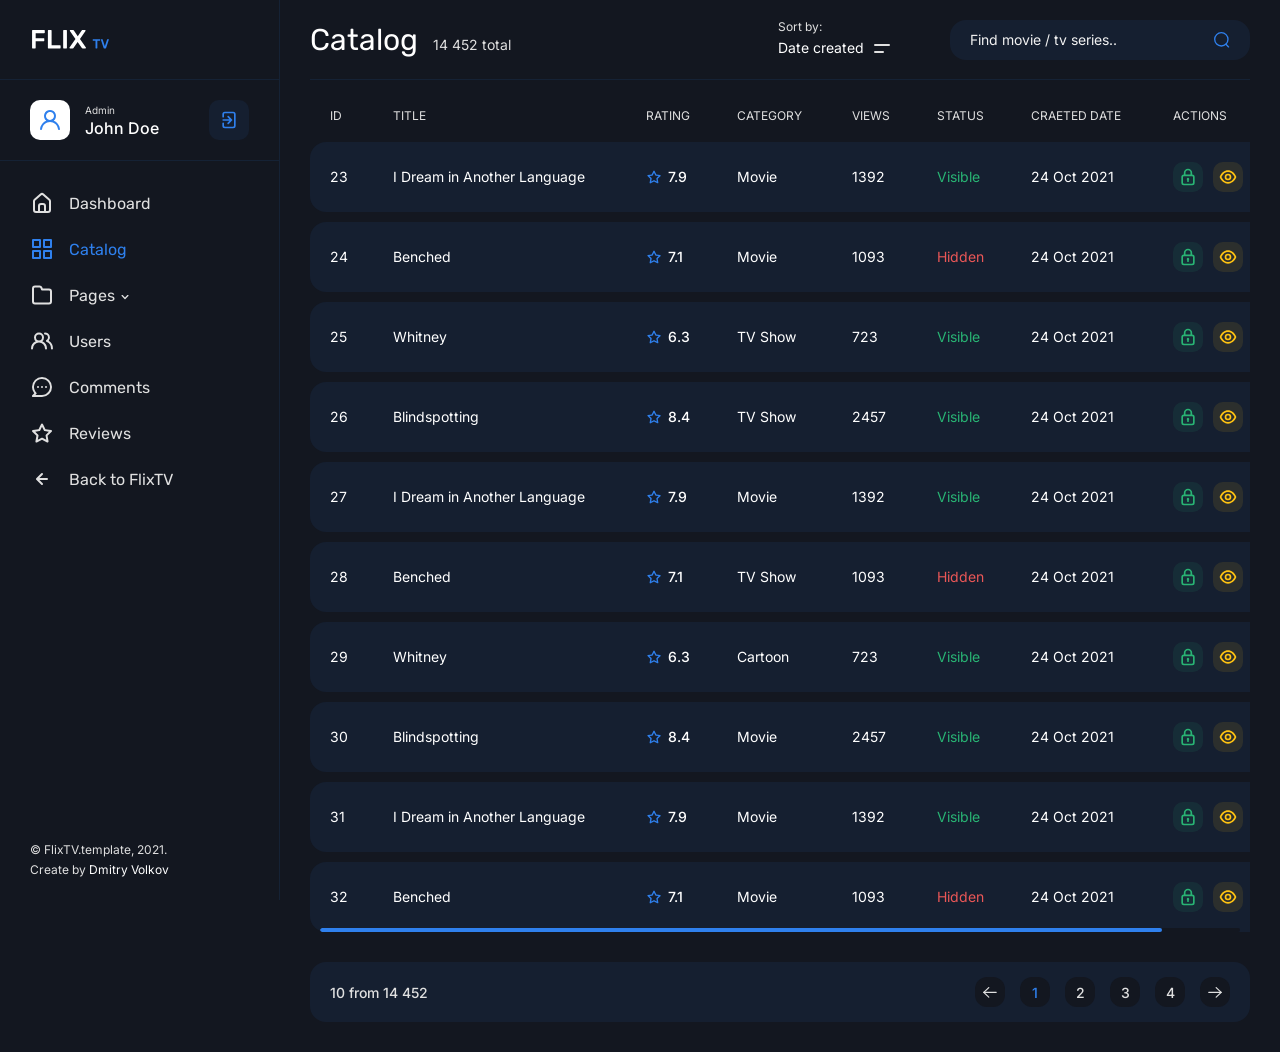
<file: www/admin/catalog.html>
<!DOCTYPE html>
<html lang="en">
<head>
	<meta charset="utf-8">
	<meta name="viewport" content="width=device-width, initial-scale=1, shrink-to-fit=no">

	<!-- CSS -->
	<link rel="stylesheet" href="css/bootstrap-reboot.min.css">
	<link rel="stylesheet" href="css/bootstrap-grid.min.css">
	<link rel="stylesheet" href="css/magnific-popup.css">
	<link rel="stylesheet" href="css/select2.min.css">
	<link rel="stylesheet" href="css/admin.css">

	<!-- Favicons -->
	<link rel="icon" type="image/png" href="icon/favicon-32x32.png" sizes="32x32">
	<link rel="apple-touch-icon" href="icon/favicon-32x32.png">

	<meta name="description" content="">
	<meta name="keywords" content="">
	<meta name="author" content="Dmitry Volkov">
	<title>FlixTV – Movies & TV Shows, Online cinema HTML Template</title>

</head>
<body>
	<!-- header -->
	<header class="header">
		<div class="header__content">
			<!-- header logo -->
			<a href="index.html" class="header__logo">
				<img src="img/logo.svg" alt="">
			</a>
			<!-- end header logo -->

			<!-- header menu btn -->
			<button class="header__btn" type="button">
				<span></span>
				<span></span>
				<span></span>
			</button>
			<!-- end header menu btn -->
		</div>
	</header>
	<!-- end header -->

	<!-- sidebar -->
	<div class="sidebar">
		<!-- sidebar logo -->
		<a href="index.html" class="sidebar__logo">
			<img src="img/logo.svg" alt="">
		</a>
		<!-- end sidebar logo -->
		
		<!-- sidebar user -->
		<div class="sidebar__user">
			<div class="sidebar__user-img">
				<img src="img/user.svg" alt="">
			</div>

			<div class="sidebar__user-title">
				<span>Admin</span>
				<p>John Doe</p>
			</div>

			<button class="sidebar__user-btn" type="button">
				<svg xmlns="http://www.w3.org/2000/svg" viewBox="0 0 24 24"><path d="M4,12a1,1,0,0,0,1,1h7.59l-2.3,2.29a1,1,0,0,0,0,1.42,1,1,0,0,0,1.42,0l4-4a1,1,0,0,0,.21-.33,1,1,0,0,0,0-.76,1,1,0,0,0-.21-.33l-4-4a1,1,0,1,0-1.42,1.42L12.59,11H5A1,1,0,0,0,4,12ZM17,2H7A3,3,0,0,0,4,5V8A1,1,0,0,0,6,8V5A1,1,0,0,1,7,4H17a1,1,0,0,1,1,1V19a1,1,0,0,1-1,1H7a1,1,0,0,1-1-1V16a1,1,0,0,0-2,0v3a3,3,0,0,0,3,3H17a3,3,0,0,0,3-3V5A3,3,0,0,0,17,2Z"/></svg>
			</button>
		</div>
		<!-- end sidebar user -->

		<!-- sidebar nav -->
		<ul class="sidebar__nav">
			<li class="sidebar__nav-item">
				<a href="index.html" class="sidebar__nav-link"><svg xmlns="http://www.w3.org/2000/svg" viewBox="0 0 24 24"><path d="M20,8h0L14,2.74a3,3,0,0,0-4,0L4,8a3,3,0,0,0-1,2.26V19a3,3,0,0,0,3,3H18a3,3,0,0,0,3-3V10.25A3,3,0,0,0,20,8ZM14,20H10V15a1,1,0,0,1,1-1h2a1,1,0,0,1,1,1Zm5-1a1,1,0,0,1-1,1H16V15a3,3,0,0,0-3-3H11a3,3,0,0,0-3,3v5H6a1,1,0,0,1-1-1V10.25a1,1,0,0,1,.34-.75l6-5.25a1,1,0,0,1,1.32,0l6,5.25a1,1,0,0,1,.34.75Z"/></svg> <span>Dashboard</span></a>
			</li>

			<li class="sidebar__nav-item">
				<a href="catalog.html" class="sidebar__nav-link sidebar__nav-link--active"><svg xmlns="http://www.w3.org/2000/svg" viewBox="0 0 24 24"><path d="M10,13H3a1,1,0,0,0-1,1v7a1,1,0,0,0,1,1h7a1,1,0,0,0,1-1V14A1,1,0,0,0,10,13ZM9,20H4V15H9ZM21,2H14a1,1,0,0,0-1,1v7a1,1,0,0,0,1,1h7a1,1,0,0,0,1-1V3A1,1,0,0,0,21,2ZM20,9H15V4h5Zm1,4H14a1,1,0,0,0-1,1v7a1,1,0,0,0,1,1h7a1,1,0,0,0,1-1V14A1,1,0,0,0,21,13Zm-1,7H15V15h5ZM10,2H3A1,1,0,0,0,2,3v7a1,1,0,0,0,1,1h7a1,1,0,0,0,1-1V3A1,1,0,0,0,10,2ZM9,9H4V4H9Z"/></svg> <span>Catalog</span></a>
			</li>

			<!-- collapse -->
			<li class="sidebar__nav-item">
				<a class="sidebar__nav-link" data-toggle="collapse" href="#collapseMenu" role="button" aria-expanded="false" aria-controls="collapseMenu"><svg xmlns="http://www.w3.org/2000/svg" viewBox="0 0 24 24"><path d="M19,5.5H12.72l-.32-1a3,3,0,0,0-2.84-2H5a3,3,0,0,0-3,3v13a3,3,0,0,0,3,3H19a3,3,0,0,0,3-3V8.5A3,3,0,0,0,19,5.5Zm1,13a1,1,0,0,1-1,1H5a1,1,0,0,1-1-1V5.5a1,1,0,0,1,1-1H9.56a1,1,0,0,1,.95.68l.54,1.64A1,1,0,0,0,12,7.5h7a1,1,0,0,1,1,1Z"/></svg> <span>Pages</span> <svg xmlns="http://www.w3.org/2000/svg" viewBox="0 0 24 24"><path d="M17,9.17a1,1,0,0,0-1.41,0L12,12.71,8.46,9.17a1,1,0,0,0-1.41,0,1,1,0,0,0,0,1.42l4.24,4.24a1,1,0,0,0,1.42,0L17,10.59A1,1,0,0,0,17,9.17Z"/></svg></a>

				<ul class="collapse sidebar__menu" id="collapseMenu">
					<li><a href="add-item.html">Add item</a></li>
					<li><a href="edit-user.html">Edit user</a></li>
					<li><a href="signin.html">Sign in</a></li>
					<li><a href="signup.html">Sign up</a></li>
					<li><a href="forgot.html">Forgot password</a></li>
					<li><a href="404.html">404 page</a></li>
				</ul>
			</li>
			<!-- end collapse -->

			<li class="sidebar__nav-item">
				<a href="users.html" class="sidebar__nav-link"><svg xmlns="http://www.w3.org/2000/svg" viewBox="0 0 24 24"><path d="M12.3,12.22A4.92,4.92,0,0,0,14,8.5a5,5,0,0,0-10,0,4.92,4.92,0,0,0,1.7,3.72A8,8,0,0,0,1,19.5a1,1,0,0,0,2,0,6,6,0,0,1,12,0,1,1,0,0,0,2,0A8,8,0,0,0,12.3,12.22ZM9,11.5a3,3,0,1,1,3-3A3,3,0,0,1,9,11.5Zm9.74.32A5,5,0,0,0,15,3.5a1,1,0,0,0,0,2,3,3,0,0,1,3,3,3,3,0,0,1-1.5,2.59,1,1,0,0,0-.5.84,1,1,0,0,0,.45.86l.39.26.13.07a7,7,0,0,1,4,6.38,1,1,0,0,0,2,0A9,9,0,0,0,18.74,11.82Z"/></svg> <span>Users</span></a>
			</li>

			<li class="sidebar__nav-item">
				<a href="comments.html" class="sidebar__nav-link"><svg xmlns="http://www.w3.org/2000/svg" viewBox="0 0 24 24"><path d="M8,11a1,1,0,1,0,1,1A1,1,0,0,0,8,11Zm4,0a1,1,0,1,0,1,1A1,1,0,0,0,12,11Zm4,0a1,1,0,1,0,1,1A1,1,0,0,0,16,11ZM12,2A10,10,0,0,0,2,12a9.89,9.89,0,0,0,2.26,6.33l-2,2a1,1,0,0,0-.21,1.09A1,1,0,0,0,3,22h9A10,10,0,0,0,12,2Zm0,18H5.41l.93-.93a1,1,0,0,0,.3-.71,1,1,0,0,0-.3-.7A8,8,0,1,1,12,20Z"/></svg> <span>Comments</span></a>
			</li>

			<li class="sidebar__nav-item">
				<a href="reviews.html" class="sidebar__nav-link"><svg xmlns="http://www.w3.org/2000/svg" viewBox="0 0 24 24"><path d="M22,9.67A1,1,0,0,0,21.14,9l-5.69-.83L12.9,3a1,1,0,0,0-1.8,0L8.55,8.16,2.86,9a1,1,0,0,0-.81.68,1,1,0,0,0,.25,1l4.13,4-1,5.68A1,1,0,0,0,6.9,21.44L12,18.77l5.1,2.67a.93.93,0,0,0,.46.12,1,1,0,0,0,.59-.19,1,1,0,0,0,.4-1l-1-5.68,4.13-4A1,1,0,0,0,22,9.67Zm-6.15,4a1,1,0,0,0-.29.88l.72,4.2-3.76-2a1.06,1.06,0,0,0-.94,0l-3.76,2,.72-4.2a1,1,0,0,0-.29-.88l-3-3,4.21-.61a1,1,0,0,0,.76-.55L12,5.7l1.88,3.82a1,1,0,0,0,.76.55l4.21.61Z"/></svg> <span>Reviews</span></a>
			</li>
			<li class="sidebar__nav-item">
				<a href="../main/index.html" class="sidebar__nav-link"><svg xmlns="http://www.w3.org/2000/svg" viewBox="0 0 24 24"><path d="M17,11H9.41l3.3-3.29a1,1,0,1,0-1.42-1.42l-5,5a1,1,0,0,0-.21.33,1,1,0,0,0,0,.76,1,1,0,0,0,.21.33l5,5a1,1,0,0,0,1.42,0,1,1,0,0,0,0-1.42L9.41,13H17a1,1,0,0,0,0-2Z"/></svg> <span>Back to FlixTV</span></a>
			</li>
		</ul>
		<!-- end sidebar nav -->
		
		<!-- sidebar copyright -->
		<div class="sidebar__copyright">© FlixTV.template, 2021. <br>Create by <a href="https://themeforest.net/user/dmitryvolkov/portfolio" target="_blank">Dmitry Volkov</a></div>
		<!-- end sidebar copyright -->
	</div>
	<!-- end sidebar -->

	<!-- main content -->
	<main class="main">
		<div class="container-fluid">
			<div class="row">
				<!-- main title -->
				<div class="col-12">
					<div class="main__title">
						<h2>Catalog</h2>

						<span class="main__title-stat">14 452 total</span>

						<div class="main__title-wrap">
							<!-- filter sort -->
							<div class="filter" id="filter__sort">
								<span class="filter__item-label">Sort by:</span>

								<div class="filter__item-btn dropdown-toggle" role="navigation" id="filter-sort" data-toggle="dropdown" aria-haspopup="true" aria-expanded="false">
									<input type="button" value="Date created">
									<span></span>
								</div>

								<ul class="filter__item-menu dropdown-menu scrollbar-dropdown" aria-labelledby="filter-sort">
									<li>Date created</li>
									<li>Rating</li>
									<li>Views</li>
								</ul>
							</div>
							<!-- end filter sort -->

							<!-- search -->
							<form action="#" class="main__title-form">
								<input type="text" placeholder="Find movie / tv series..">
								<button type="button">
									<svg width="18" height="18" viewBox="0 0 18 18" fill="none" xmlns="http://www.w3.org/2000/svg"><circle cx="8.25998" cy="8.25995" r="7.48191" stroke="#2F80ED" stroke-width="1.5" stroke-linecap="round" stroke-linejoin="round"></circle><path d="M13.4637 13.8523L16.3971 16.778" stroke="#2F80ED" stroke-width="1.5" stroke-linecap="round" stroke-linejoin="round"></path></svg>
								</button>
							</form>
							<!-- end search -->
						</div>
					</div>
				</div>
				<!-- end main title -->

				<!-- users -->
				<div class="col-12">
					<div class="main__table-wrap">
						<table class="main__table">
							<thead>
								<tr>
									<th>ID</th>
									<th>TITLE</th>
									<th>RATING</th>
									<th>CATEGORY</th>
									<th>VIEWS</th>
									<th>STATUS</th>
									<th>CRAETED DATE</th>
									<th>ACTIONS</th>
								</tr>
							</thead>

							<tbody>
								<tr>
									<td>
										<div class="main__table-text">23</div>
									</td>
									<td>
										<div class="main__table-text"><a href="#">I Dream in Another Language</a></div>
									</td>
									<td>
										<div class="main__table-text main__table-text--rate"><svg xmlns="http://www.w3.org/2000/svg" viewBox="0 0 24 24"><path d="M22,9.67A1,1,0,0,0,21.14,9l-5.69-.83L12.9,3a1,1,0,0,0-1.8,0L8.55,8.16,2.86,9a1,1,0,0,0-.81.68,1,1,0,0,0,.25,1l4.13,4-1,5.68A1,1,0,0,0,6.9,21.44L12,18.77l5.1,2.67a.93.93,0,0,0,.46.12,1,1,0,0,0,.59-.19,1,1,0,0,0,.4-1l-1-5.68,4.13-4A1,1,0,0,0,22,9.67Zm-6.15,4a1,1,0,0,0-.29.88l.72,4.2-3.76-2a1.06,1.06,0,0,0-.94,0l-3.76,2,.72-4.2a1,1,0,0,0-.29-.88l-3-3,4.21-.61a1,1,0,0,0,.76-.55L12,5.7l1.88,3.82a1,1,0,0,0,.76.55l4.21.61Z"/></svg> 7.9</div>
									</td>
									<td>
										<div class="main__table-text">Movie</div>
									</td>
									<td>
										<div class="main__table-text">1392</div>
									</td>
									<td>
										<div class="main__table-text main__table-text--green">Visible</div>
									</td>
									<td>
										<div class="main__table-text">24 Oct 2021</div>
									</td>
									<td>
										<div class="main__table-btns">
											<a href="#modal-status" class="main__table-btn main__table-btn--banned open-modal">
												<svg xmlns="http://www.w3.org/2000/svg" viewBox="0 0 24 24"><path d="M12,13a1.49,1.49,0,0,0-1,2.61V17a1,1,0,0,0,2,0V15.61A1.49,1.49,0,0,0,12,13Zm5-4V7A5,5,0,0,0,7,7V9a3,3,0,0,0-3,3v7a3,3,0,0,0,3,3H17a3,3,0,0,0,3-3V12A3,3,0,0,0,17,9ZM9,7a3,3,0,0,1,6,0V9H9Zm9,12a1,1,0,0,1-1,1H7a1,1,0,0,1-1-1V12a1,1,0,0,1,1-1H17a1,1,0,0,1,1,1Z"/></svg>
											</a>
											<a href="#" class="main__table-btn main__table-btn--view">
												<svg xmlns="http://www.w3.org/2000/svg" viewBox="0 0 24 24"><path d="M21.92,11.6C19.9,6.91,16.1,4,12,4S4.1,6.91,2.08,11.6a1,1,0,0,0,0,.8C4.1,17.09,7.9,20,12,20s7.9-2.91,9.92-7.6A1,1,0,0,0,21.92,11.6ZM12,18c-3.17,0-6.17-2.29-7.9-6C5.83,8.29,8.83,6,12,6s6.17,2.29,7.9,6C18.17,15.71,15.17,18,12,18ZM12,8a4,4,0,1,0,4,4A4,4,0,0,0,12,8Zm0,6a2,2,0,1,1,2-2A2,2,0,0,1,12,14Z"/></svg>
											</a>
											<a href="#" class="main__table-btn main__table-btn--edit">
												<svg xmlns="http://www.w3.org/2000/svg" viewBox="0 0 24 24"><path d="M22,7.24a1,1,0,0,0-.29-.71L17.47,2.29A1,1,0,0,0,16.76,2a1,1,0,0,0-.71.29L13.22,5.12h0L2.29,16.05a1,1,0,0,0-.29.71V21a1,1,0,0,0,1,1H7.24A1,1,0,0,0,8,21.71L18.87,10.78h0L21.71,8a1.19,1.19,0,0,0,.22-.33,1,1,0,0,0,0-.24.7.7,0,0,0,0-.14ZM6.83,20H4V17.17l9.93-9.93,2.83,2.83ZM18.17,8.66,15.34,5.83l1.42-1.41,2.82,2.82Z"/></svg>
											</a>
											<a href="#modal-delete" class="main__table-btn main__table-btn--delete open-modal">
												<svg xmlns="http://www.w3.org/2000/svg" viewBox="0 0 24 24"><path d="M10,18a1,1,0,0,0,1-1V11a1,1,0,0,0-2,0v6A1,1,0,0,0,10,18ZM20,6H16V5a3,3,0,0,0-3-3H11A3,3,0,0,0,8,5V6H4A1,1,0,0,0,4,8H5V19a3,3,0,0,0,3,3h8a3,3,0,0,0,3-3V8h1a1,1,0,0,0,0-2ZM10,5a1,1,0,0,1,1-1h2a1,1,0,0,1,1,1V6H10Zm7,14a1,1,0,0,1-1,1H8a1,1,0,0,1-1-1V8H17Zm-3-1a1,1,0,0,0,1-1V11a1,1,0,0,0-2,0v6A1,1,0,0,0,14,18Z"/></svg>
											</a>
										</div>
									</td>
								</tr>
								<tr>
									<td>
										<div class="main__table-text">24</div>
									</td>
									<td>
										<div class="main__table-text"><a href="#">Benched</a></div>
									</td>
									<td>
										<div class="main__table-text main__table-text--rate"><svg xmlns="http://www.w3.org/2000/svg" viewBox="0 0 24 24"><path d="M22,9.67A1,1,0,0,0,21.14,9l-5.69-.83L12.9,3a1,1,0,0,0-1.8,0L8.55,8.16,2.86,9a1,1,0,0,0-.81.68,1,1,0,0,0,.25,1l4.13,4-1,5.68A1,1,0,0,0,6.9,21.44L12,18.77l5.1,2.67a.93.93,0,0,0,.46.12,1,1,0,0,0,.59-.19,1,1,0,0,0,.4-1l-1-5.68,4.13-4A1,1,0,0,0,22,9.67Zm-6.15,4a1,1,0,0,0-.29.88l.72,4.2-3.76-2a1.06,1.06,0,0,0-.94,0l-3.76,2,.72-4.2a1,1,0,0,0-.29-.88l-3-3,4.21-.61a1,1,0,0,0,.76-.55L12,5.7l1.88,3.82a1,1,0,0,0,.76.55l4.21.61Z"/></svg> 7.1</div>
									</td>
									<td>
										<div class="main__table-text">Movie</div>
									</td>
									<td>
										<div class="main__table-text">1093</div>
									</td>
									<td>
										<div class="main__table-text main__table-text--red">Hidden</div>
									</td>
									<td>
										<div class="main__table-text">24 Oct 2021</div>
									</td>
									<td>
										<div class="main__table-btns">
											<a href="#modal-status" class="main__table-btn main__table-btn--banned open-modal">
												<svg xmlns="http://www.w3.org/2000/svg" viewBox="0 0 24 24"><path d="M12,13a1.49,1.49,0,0,0-1,2.61V17a1,1,0,0,0,2,0V15.61A1.49,1.49,0,0,0,12,13Zm5-4V7A5,5,0,0,0,7,7V9a3,3,0,0,0-3,3v7a3,3,0,0,0,3,3H17a3,3,0,0,0,3-3V12A3,3,0,0,0,17,9ZM9,7a3,3,0,0,1,6,0V9H9Zm9,12a1,1,0,0,1-1,1H7a1,1,0,0,1-1-1V12a1,1,0,0,1,1-1H17a1,1,0,0,1,1,1Z"/></svg>
											</a>
											<a href="#" class="main__table-btn main__table-btn--view">
												<svg xmlns="http://www.w3.org/2000/svg" viewBox="0 0 24 24"><path d="M21.92,11.6C19.9,6.91,16.1,4,12,4S4.1,6.91,2.08,11.6a1,1,0,0,0,0,.8C4.1,17.09,7.9,20,12,20s7.9-2.91,9.92-7.6A1,1,0,0,0,21.92,11.6ZM12,18c-3.17,0-6.17-2.29-7.9-6C5.83,8.29,8.83,6,12,6s6.17,2.29,7.9,6C18.17,15.71,15.17,18,12,18ZM12,8a4,4,0,1,0,4,4A4,4,0,0,0,12,8Zm0,6a2,2,0,1,1,2-2A2,2,0,0,1,12,14Z"/></svg>
											</a>
											<a href="#" class="main__table-btn main__table-btn--edit">
												<svg xmlns="http://www.w3.org/2000/svg" viewBox="0 0 24 24"><path d="M22,7.24a1,1,0,0,0-.29-.71L17.47,2.29A1,1,0,0,0,16.76,2a1,1,0,0,0-.71.29L13.22,5.12h0L2.29,16.05a1,1,0,0,0-.29.71V21a1,1,0,0,0,1,1H7.24A1,1,0,0,0,8,21.71L18.87,10.78h0L21.71,8a1.19,1.19,0,0,0,.22-.33,1,1,0,0,0,0-.24.7.7,0,0,0,0-.14ZM6.83,20H4V17.17l9.93-9.93,2.83,2.83ZM18.17,8.66,15.34,5.83l1.42-1.41,2.82,2.82Z"/></svg>
											</a>
											<a href="#modal-delete" class="main__table-btn main__table-btn--delete open-modal">
												<svg xmlns="http://www.w3.org/2000/svg" viewBox="0 0 24 24"><path d="M10,18a1,1,0,0,0,1-1V11a1,1,0,0,0-2,0v6A1,1,0,0,0,10,18ZM20,6H16V5a3,3,0,0,0-3-3H11A3,3,0,0,0,8,5V6H4A1,1,0,0,0,4,8H5V19a3,3,0,0,0,3,3h8a3,3,0,0,0,3-3V8h1a1,1,0,0,0,0-2ZM10,5a1,1,0,0,1,1-1h2a1,1,0,0,1,1,1V6H10Zm7,14a1,1,0,0,1-1,1H8a1,1,0,0,1-1-1V8H17Zm-3-1a1,1,0,0,0,1-1V11a1,1,0,0,0-2,0v6A1,1,0,0,0,14,18Z"/></svg>
											</a>
										</div>
									</td>
								</tr>
								<tr>
									<td>
										<div class="main__table-text">25</div>
									</td>
									<td>
										<div class="main__table-text"><a href="#">Whitney</a></div>
									</td>
									<td>
										<div class="main__table-text main__table-text--rate"><svg xmlns="http://www.w3.org/2000/svg" viewBox="0 0 24 24"><path d="M22,9.67A1,1,0,0,0,21.14,9l-5.69-.83L12.9,3a1,1,0,0,0-1.8,0L8.55,8.16,2.86,9a1,1,0,0,0-.81.68,1,1,0,0,0,.25,1l4.13,4-1,5.68A1,1,0,0,0,6.9,21.44L12,18.77l5.1,2.67a.93.93,0,0,0,.46.12,1,1,0,0,0,.59-.19,1,1,0,0,0,.4-1l-1-5.68,4.13-4A1,1,0,0,0,22,9.67Zm-6.15,4a1,1,0,0,0-.29.88l.72,4.2-3.76-2a1.06,1.06,0,0,0-.94,0l-3.76,2,.72-4.2a1,1,0,0,0-.29-.88l-3-3,4.21-.61a1,1,0,0,0,.76-.55L12,5.7l1.88,3.82a1,1,0,0,0,.76.55l4.21.61Z"/></svg> 6.3</div>
									</td>
									<td>
										<div class="main__table-text">TV Show</div>
									</td>
									<td>
										<div class="main__table-text">723</div>
									</td>
									<td>
										<div class="main__table-text main__table-text--green">Visible</div>
									</td>
									<td>
										<div class="main__table-text">24 Oct 2021</div>
									</td>
									<td>
										<div class="main__table-btns">
											<a href="#modal-status" class="main__table-btn main__table-btn--banned open-modal">
												<svg xmlns="http://www.w3.org/2000/svg" viewBox="0 0 24 24"><path d="M12,13a1.49,1.49,0,0,0-1,2.61V17a1,1,0,0,0,2,0V15.61A1.49,1.49,0,0,0,12,13Zm5-4V7A5,5,0,0,0,7,7V9a3,3,0,0,0-3,3v7a3,3,0,0,0,3,3H17a3,3,0,0,0,3-3V12A3,3,0,0,0,17,9ZM9,7a3,3,0,0,1,6,0V9H9Zm9,12a1,1,0,0,1-1,1H7a1,1,0,0,1-1-1V12a1,1,0,0,1,1-1H17a1,1,0,0,1,1,1Z"/></svg>
											</a>
											<a href="#" class="main__table-btn main__table-btn--view">
												<svg xmlns="http://www.w3.org/2000/svg" viewBox="0 0 24 24"><path d="M21.92,11.6C19.9,6.91,16.1,4,12,4S4.1,6.91,2.08,11.6a1,1,0,0,0,0,.8C4.1,17.09,7.9,20,12,20s7.9-2.91,9.92-7.6A1,1,0,0,0,21.92,11.6ZM12,18c-3.17,0-6.17-2.29-7.9-6C5.83,8.29,8.83,6,12,6s6.17,2.29,7.9,6C18.17,15.71,15.17,18,12,18ZM12,8a4,4,0,1,0,4,4A4,4,0,0,0,12,8Zm0,6a2,2,0,1,1,2-2A2,2,0,0,1,12,14Z"/></svg>
											</a>
											<a href="#" class="main__table-btn main__table-btn--edit">
												<svg xmlns="http://www.w3.org/2000/svg" viewBox="0 0 24 24"><path d="M22,7.24a1,1,0,0,0-.29-.71L17.47,2.29A1,1,0,0,0,16.76,2a1,1,0,0,0-.71.29L13.22,5.12h0L2.29,16.05a1,1,0,0,0-.29.71V21a1,1,0,0,0,1,1H7.24A1,1,0,0,0,8,21.71L18.87,10.78h0L21.71,8a1.19,1.19,0,0,0,.22-.33,1,1,0,0,0,0-.24.7.7,0,0,0,0-.14ZM6.83,20H4V17.17l9.93-9.93,2.83,2.83ZM18.17,8.66,15.34,5.83l1.42-1.41,2.82,2.82Z"/></svg>
											</a>
											<a href="#modal-delete" class="main__table-btn main__table-btn--delete open-modal">
												<svg xmlns="http://www.w3.org/2000/svg" viewBox="0 0 24 24"><path d="M10,18a1,1,0,0,0,1-1V11a1,1,0,0,0-2,0v6A1,1,0,0,0,10,18ZM20,6H16V5a3,3,0,0,0-3-3H11A3,3,0,0,0,8,5V6H4A1,1,0,0,0,4,8H5V19a3,3,0,0,0,3,3h8a3,3,0,0,0,3-3V8h1a1,1,0,0,0,0-2ZM10,5a1,1,0,0,1,1-1h2a1,1,0,0,1,1,1V6H10Zm7,14a1,1,0,0,1-1,1H8a1,1,0,0,1-1-1V8H17Zm-3-1a1,1,0,0,0,1-1V11a1,1,0,0,0-2,0v6A1,1,0,0,0,14,18Z"/></svg>
											</a>
										</div>
									</td>
								</tr>
								<tr>
									<td>
										<div class="main__table-text">26</div>
									</td>
									<td>
										<div class="main__table-text"><a href="#">Blindspotting</a></div>
									</td>
									<td>
										<div class="main__table-text main__table-text--rate"><svg xmlns="http://www.w3.org/2000/svg" viewBox="0 0 24 24"><path d="M22,9.67A1,1,0,0,0,21.14,9l-5.69-.83L12.9,3a1,1,0,0,0-1.8,0L8.55,8.16,2.86,9a1,1,0,0,0-.81.68,1,1,0,0,0,.25,1l4.13,4-1,5.68A1,1,0,0,0,6.9,21.44L12,18.77l5.1,2.67a.93.93,0,0,0,.46.12,1,1,0,0,0,.59-.19,1,1,0,0,0,.4-1l-1-5.68,4.13-4A1,1,0,0,0,22,9.67Zm-6.15,4a1,1,0,0,0-.29.88l.72,4.2-3.76-2a1.06,1.06,0,0,0-.94,0l-3.76,2,.72-4.2a1,1,0,0,0-.29-.88l-3-3,4.21-.61a1,1,0,0,0,.76-.55L12,5.7l1.88,3.82a1,1,0,0,0,.76.55l4.21.61Z"/></svg> 8.4</div>
									</td>
									<td>
										<div class="main__table-text">TV Show</div>
									</td>
									<td>
										<div class="main__table-text">2457</div>
									</td>
									<td>
										<div class="main__table-text main__table-text--green">Visible</div>
									</td>
									<td>
										<div class="main__table-text">24 Oct 2021</div>
									</td>
									<td>
										<div class="main__table-btns">
											<a href="#modal-status" class="main__table-btn main__table-btn--banned open-modal">
												<svg xmlns="http://www.w3.org/2000/svg" viewBox="0 0 24 24"><path d="M12,13a1.49,1.49,0,0,0-1,2.61V17a1,1,0,0,0,2,0V15.61A1.49,1.49,0,0,0,12,13Zm5-4V7A5,5,0,0,0,7,7V9a3,3,0,0,0-3,3v7a3,3,0,0,0,3,3H17a3,3,0,0,0,3-3V12A3,3,0,0,0,17,9ZM9,7a3,3,0,0,1,6,0V9H9Zm9,12a1,1,0,0,1-1,1H7a1,1,0,0,1-1-1V12a1,1,0,0,1,1-1H17a1,1,0,0,1,1,1Z"/></svg>
											</a>
											<a href="#" class="main__table-btn main__table-btn--view">
												<svg xmlns="http://www.w3.org/2000/svg" viewBox="0 0 24 24"><path d="M21.92,11.6C19.9,6.91,16.1,4,12,4S4.1,6.91,2.08,11.6a1,1,0,0,0,0,.8C4.1,17.09,7.9,20,12,20s7.9-2.91,9.92-7.6A1,1,0,0,0,21.92,11.6ZM12,18c-3.17,0-6.17-2.29-7.9-6C5.83,8.29,8.83,6,12,6s6.17,2.29,7.9,6C18.17,15.71,15.17,18,12,18ZM12,8a4,4,0,1,0,4,4A4,4,0,0,0,12,8Zm0,6a2,2,0,1,1,2-2A2,2,0,0,1,12,14Z"/></svg>
											</a>
											<a href="#" class="main__table-btn main__table-btn--edit">
												<svg xmlns="http://www.w3.org/2000/svg" viewBox="0 0 24 24"><path d="M22,7.24a1,1,0,0,0-.29-.71L17.47,2.29A1,1,0,0,0,16.76,2a1,1,0,0,0-.71.29L13.22,5.12h0L2.29,16.05a1,1,0,0,0-.29.71V21a1,1,0,0,0,1,1H7.24A1,1,0,0,0,8,21.71L18.87,10.78h0L21.71,8a1.19,1.19,0,0,0,.22-.33,1,1,0,0,0,0-.24.7.7,0,0,0,0-.14ZM6.83,20H4V17.17l9.93-9.93,2.83,2.83ZM18.17,8.66,15.34,5.83l1.42-1.41,2.82,2.82Z"/></svg>
											</a>
											<a href="#modal-delete" class="main__table-btn main__table-btn--delete open-modal">
												<svg xmlns="http://www.w3.org/2000/svg" viewBox="0 0 24 24"><path d="M10,18a1,1,0,0,0,1-1V11a1,1,0,0,0-2,0v6A1,1,0,0,0,10,18ZM20,6H16V5a3,3,0,0,0-3-3H11A3,3,0,0,0,8,5V6H4A1,1,0,0,0,4,8H5V19a3,3,0,0,0,3,3h8a3,3,0,0,0,3-3V8h1a1,1,0,0,0,0-2ZM10,5a1,1,0,0,1,1-1h2a1,1,0,0,1,1,1V6H10Zm7,14a1,1,0,0,1-1,1H8a1,1,0,0,1-1-1V8H17Zm-3-1a1,1,0,0,0,1-1V11a1,1,0,0,0-2,0v6A1,1,0,0,0,14,18Z"/></svg>
											</a>
										</div>
									</td>
								</tr>
								<tr>
									<td>
										<div class="main__table-text">27</div>
									</td>
									<td>
										<div class="main__table-text"><a href="#">I Dream in Another Language</a></div>
									</td>
									<td>
										<div class="main__table-text main__table-text--rate"><svg xmlns="http://www.w3.org/2000/svg" viewBox="0 0 24 24"><path d="M22,9.67A1,1,0,0,0,21.14,9l-5.69-.83L12.9,3a1,1,0,0,0-1.8,0L8.55,8.16,2.86,9a1,1,0,0,0-.81.68,1,1,0,0,0,.25,1l4.13,4-1,5.68A1,1,0,0,0,6.9,21.44L12,18.77l5.1,2.67a.93.93,0,0,0,.46.12,1,1,0,0,0,.59-.19,1,1,0,0,0,.4-1l-1-5.68,4.13-4A1,1,0,0,0,22,9.67Zm-6.15,4a1,1,0,0,0-.29.88l.72,4.2-3.76-2a1.06,1.06,0,0,0-.94,0l-3.76,2,.72-4.2a1,1,0,0,0-.29-.88l-3-3,4.21-.61a1,1,0,0,0,.76-.55L12,5.7l1.88,3.82a1,1,0,0,0,.76.55l4.21.61Z"/></svg> 7.9</div>
									</td>
									<td>
										<div class="main__table-text">Movie</div>
									</td>
									<td>
										<div class="main__table-text">1392</div>
									</td>
									<td>
										<div class="main__table-text main__table-text--green">Visible</div>
									</td>
									<td>
										<div class="main__table-text">24 Oct 2021</div>
									</td>
									<td>
										<div class="main__table-btns">
											<a href="#modal-status" class="main__table-btn main__table-btn--banned open-modal">
												<svg xmlns="http://www.w3.org/2000/svg" viewBox="0 0 24 24"><path d="M12,13a1.49,1.49,0,0,0-1,2.61V17a1,1,0,0,0,2,0V15.61A1.49,1.49,0,0,0,12,13Zm5-4V7A5,5,0,0,0,7,7V9a3,3,0,0,0-3,3v7a3,3,0,0,0,3,3H17a3,3,0,0,0,3-3V12A3,3,0,0,0,17,9ZM9,7a3,3,0,0,1,6,0V9H9Zm9,12a1,1,0,0,1-1,1H7a1,1,0,0,1-1-1V12a1,1,0,0,1,1-1H17a1,1,0,0,1,1,1Z"/></svg>
											</a>
											<a href="#" class="main__table-btn main__table-btn--view">
												<svg xmlns="http://www.w3.org/2000/svg" viewBox="0 0 24 24"><path d="M21.92,11.6C19.9,6.91,16.1,4,12,4S4.1,6.91,2.08,11.6a1,1,0,0,0,0,.8C4.1,17.09,7.9,20,12,20s7.9-2.91,9.92-7.6A1,1,0,0,0,21.92,11.6ZM12,18c-3.17,0-6.17-2.29-7.9-6C5.83,8.29,8.83,6,12,6s6.17,2.29,7.9,6C18.17,15.71,15.17,18,12,18ZM12,8a4,4,0,1,0,4,4A4,4,0,0,0,12,8Zm0,6a2,2,0,1,1,2-2A2,2,0,0,1,12,14Z"/></svg>
											</a>
											<a href="#" class="main__table-btn main__table-btn--edit">
												<svg xmlns="http://www.w3.org/2000/svg" viewBox="0 0 24 24"><path d="M22,7.24a1,1,0,0,0-.29-.71L17.47,2.29A1,1,0,0,0,16.76,2a1,1,0,0,0-.71.29L13.22,5.12h0L2.29,16.05a1,1,0,0,0-.29.71V21a1,1,0,0,0,1,1H7.24A1,1,0,0,0,8,21.71L18.87,10.78h0L21.71,8a1.19,1.19,0,0,0,.22-.33,1,1,0,0,0,0-.24.7.7,0,0,0,0-.14ZM6.83,20H4V17.17l9.93-9.93,2.83,2.83ZM18.17,8.66,15.34,5.83l1.42-1.41,2.82,2.82Z"/></svg>
											</a>
											<a href="#modal-delete" class="main__table-btn main__table-btn--delete open-modal">
												<svg xmlns="http://www.w3.org/2000/svg" viewBox="0 0 24 24"><path d="M10,18a1,1,0,0,0,1-1V11a1,1,0,0,0-2,0v6A1,1,0,0,0,10,18ZM20,6H16V5a3,3,0,0,0-3-3H11A3,3,0,0,0,8,5V6H4A1,1,0,0,0,4,8H5V19a3,3,0,0,0,3,3h8a3,3,0,0,0,3-3V8h1a1,1,0,0,0,0-2ZM10,5a1,1,0,0,1,1-1h2a1,1,0,0,1,1,1V6H10Zm7,14a1,1,0,0,1-1,1H8a1,1,0,0,1-1-1V8H17Zm-3-1a1,1,0,0,0,1-1V11a1,1,0,0,0-2,0v6A1,1,0,0,0,14,18Z"/></svg>
											</a>
										</div>
									</td>
								</tr>
								<tr>
									<td>
										<div class="main__table-text">28</div>
									</td>
									<td>
										<div class="main__table-text"><a href="#">Benched</a></div>
									</td>
									<td>
										<div class="main__table-text main__table-text--rate"><svg xmlns="http://www.w3.org/2000/svg" viewBox="0 0 24 24"><path d="M22,9.67A1,1,0,0,0,21.14,9l-5.69-.83L12.9,3a1,1,0,0,0-1.8,0L8.55,8.16,2.86,9a1,1,0,0,0-.81.68,1,1,0,0,0,.25,1l4.13,4-1,5.68A1,1,0,0,0,6.9,21.44L12,18.77l5.1,2.67a.93.93,0,0,0,.46.12,1,1,0,0,0,.59-.19,1,1,0,0,0,.4-1l-1-5.68,4.13-4A1,1,0,0,0,22,9.67Zm-6.15,4a1,1,0,0,0-.29.88l.72,4.2-3.76-2a1.06,1.06,0,0,0-.94,0l-3.76,2,.72-4.2a1,1,0,0,0-.29-.88l-3-3,4.21-.61a1,1,0,0,0,.76-.55L12,5.7l1.88,3.82a1,1,0,0,0,.76.55l4.21.61Z"/></svg> 7.1</div>
									</td>
									<td>
										<div class="main__table-text">TV Show</div>
									</td>
									<td>
										<div class="main__table-text">1093</div>
									</td>
									<td>
										<div class="main__table-text main__table-text--red">Hidden</div>
									</td>
									<td>
										<div class="main__table-text">24 Oct 2021</div>
									</td>
									<td>
										<div class="main__table-btns">
											<a href="#modal-status" class="main__table-btn main__table-btn--banned open-modal">
												<svg xmlns="http://www.w3.org/2000/svg" viewBox="0 0 24 24"><path d="M12,13a1.49,1.49,0,0,0-1,2.61V17a1,1,0,0,0,2,0V15.61A1.49,1.49,0,0,0,12,13Zm5-4V7A5,5,0,0,0,7,7V9a3,3,0,0,0-3,3v7a3,3,0,0,0,3,3H17a3,3,0,0,0,3-3V12A3,3,0,0,0,17,9ZM9,7a3,3,0,0,1,6,0V9H9Zm9,12a1,1,0,0,1-1,1H7a1,1,0,0,1-1-1V12a1,1,0,0,1,1-1H17a1,1,0,0,1,1,1Z"/></svg>
											</a>
											<a href="#" class="main__table-btn main__table-btn--view">
												<svg xmlns="http://www.w3.org/2000/svg" viewBox="0 0 24 24"><path d="M21.92,11.6C19.9,6.91,16.1,4,12,4S4.1,6.91,2.08,11.6a1,1,0,0,0,0,.8C4.1,17.09,7.9,20,12,20s7.9-2.91,9.92-7.6A1,1,0,0,0,21.92,11.6ZM12,18c-3.17,0-6.17-2.29-7.9-6C5.83,8.29,8.83,6,12,6s6.17,2.29,7.9,6C18.17,15.71,15.17,18,12,18ZM12,8a4,4,0,1,0,4,4A4,4,0,0,0,12,8Zm0,6a2,2,0,1,1,2-2A2,2,0,0,1,12,14Z"/></svg>
											</a>
											<a href="#" class="main__table-btn main__table-btn--edit">
												<svg xmlns="http://www.w3.org/2000/svg" viewBox="0 0 24 24"><path d="M22,7.24a1,1,0,0,0-.29-.71L17.47,2.29A1,1,0,0,0,16.76,2a1,1,0,0,0-.71.29L13.22,5.12h0L2.29,16.05a1,1,0,0,0-.29.71V21a1,1,0,0,0,1,1H7.24A1,1,0,0,0,8,21.71L18.87,10.78h0L21.71,8a1.19,1.19,0,0,0,.22-.33,1,1,0,0,0,0-.24.7.7,0,0,0,0-.14ZM6.83,20H4V17.17l9.93-9.93,2.83,2.83ZM18.17,8.66,15.34,5.83l1.42-1.41,2.82,2.82Z"/></svg>
											</a>
											<a href="#modal-delete" class="main__table-btn main__table-btn--delete open-modal">
												<svg xmlns="http://www.w3.org/2000/svg" viewBox="0 0 24 24"><path d="M10,18a1,1,0,0,0,1-1V11a1,1,0,0,0-2,0v6A1,1,0,0,0,10,18ZM20,6H16V5a3,3,0,0,0-3-3H11A3,3,0,0,0,8,5V6H4A1,1,0,0,0,4,8H5V19a3,3,0,0,0,3,3h8a3,3,0,0,0,3-3V8h1a1,1,0,0,0,0-2ZM10,5a1,1,0,0,1,1-1h2a1,1,0,0,1,1,1V6H10Zm7,14a1,1,0,0,1-1,1H8a1,1,0,0,1-1-1V8H17Zm-3-1a1,1,0,0,0,1-1V11a1,1,0,0,0-2,0v6A1,1,0,0,0,14,18Z"/></svg>
											</a>
										</div>
									</td>
								</tr>
								<tr>
									<td>
										<div class="main__table-text">29</div>
									</td>
									<td>
										<div class="main__table-text"><a href="#">Whitney</a></div>
									</td>
									<td>
										<div class="main__table-text main__table-text--rate"><svg xmlns="http://www.w3.org/2000/svg" viewBox="0 0 24 24"><path d="M22,9.67A1,1,0,0,0,21.14,9l-5.69-.83L12.9,3a1,1,0,0,0-1.8,0L8.55,8.16,2.86,9a1,1,0,0,0-.81.68,1,1,0,0,0,.25,1l4.13,4-1,5.68A1,1,0,0,0,6.9,21.44L12,18.77l5.1,2.67a.93.93,0,0,0,.46.12,1,1,0,0,0,.59-.19,1,1,0,0,0,.4-1l-1-5.68,4.13-4A1,1,0,0,0,22,9.67Zm-6.15,4a1,1,0,0,0-.29.88l.72,4.2-3.76-2a1.06,1.06,0,0,0-.94,0l-3.76,2,.72-4.2a1,1,0,0,0-.29-.88l-3-3,4.21-.61a1,1,0,0,0,.76-.55L12,5.7l1.88,3.82a1,1,0,0,0,.76.55l4.21.61Z"/></svg> 6.3</div>
									</td>
									<td>
										<div class="main__table-text">Cartoon</div>
									</td>
									<td>
										<div class="main__table-text">723</div>
									</td>
									<td>
										<div class="main__table-text main__table-text--green">Visible</div>
									</td>
									<td>
										<div class="main__table-text">24 Oct 2021</div>
									</td>
									<td>
										<div class="main__table-btns">
											<a href="#modal-status" class="main__table-btn main__table-btn--banned open-modal">
												<svg xmlns="http://www.w3.org/2000/svg" viewBox="0 0 24 24"><path d="M12,13a1.49,1.49,0,0,0-1,2.61V17a1,1,0,0,0,2,0V15.61A1.49,1.49,0,0,0,12,13Zm5-4V7A5,5,0,0,0,7,7V9a3,3,0,0,0-3,3v7a3,3,0,0,0,3,3H17a3,3,0,0,0,3-3V12A3,3,0,0,0,17,9ZM9,7a3,3,0,0,1,6,0V9H9Zm9,12a1,1,0,0,1-1,1H7a1,1,0,0,1-1-1V12a1,1,0,0,1,1-1H17a1,1,0,0,1,1,1Z"/></svg>
											</a>
											<a href="#" class="main__table-btn main__table-btn--view">
												<svg xmlns="http://www.w3.org/2000/svg" viewBox="0 0 24 24"><path d="M21.92,11.6C19.9,6.91,16.1,4,12,4S4.1,6.91,2.08,11.6a1,1,0,0,0,0,.8C4.1,17.09,7.9,20,12,20s7.9-2.91,9.92-7.6A1,1,0,0,0,21.92,11.6ZM12,18c-3.17,0-6.17-2.29-7.9-6C5.83,8.29,8.83,6,12,6s6.17,2.29,7.9,6C18.17,15.71,15.17,18,12,18ZM12,8a4,4,0,1,0,4,4A4,4,0,0,0,12,8Zm0,6a2,2,0,1,1,2-2A2,2,0,0,1,12,14Z"/></svg>
											</a>
											<a href="#" class="main__table-btn main__table-btn--edit">
												<svg xmlns="http://www.w3.org/2000/svg" viewBox="0 0 24 24"><path d="M22,7.24a1,1,0,0,0-.29-.71L17.47,2.29A1,1,0,0,0,16.76,2a1,1,0,0,0-.71.29L13.22,5.12h0L2.29,16.05a1,1,0,0,0-.29.71V21a1,1,0,0,0,1,1H7.24A1,1,0,0,0,8,21.71L18.87,10.78h0L21.71,8a1.19,1.19,0,0,0,.22-.33,1,1,0,0,0,0-.24.7.7,0,0,0,0-.14ZM6.83,20H4V17.17l9.93-9.93,2.83,2.83ZM18.17,8.66,15.34,5.83l1.42-1.41,2.82,2.82Z"/></svg>
											</a>
											<a href="#modal-delete" class="main__table-btn main__table-btn--delete open-modal">
												<svg xmlns="http://www.w3.org/2000/svg" viewBox="0 0 24 24"><path d="M10,18a1,1,0,0,0,1-1V11a1,1,0,0,0-2,0v6A1,1,0,0,0,10,18ZM20,6H16V5a3,3,0,0,0-3-3H11A3,3,0,0,0,8,5V6H4A1,1,0,0,0,4,8H5V19a3,3,0,0,0,3,3h8a3,3,0,0,0,3-3V8h1a1,1,0,0,0,0-2ZM10,5a1,1,0,0,1,1-1h2a1,1,0,0,1,1,1V6H10Zm7,14a1,1,0,0,1-1,1H8a1,1,0,0,1-1-1V8H17Zm-3-1a1,1,0,0,0,1-1V11a1,1,0,0,0-2,0v6A1,1,0,0,0,14,18Z"/></svg>
											</a>
										</div>
									</td>
								</tr>
								<tr>
									<td>
										<div class="main__table-text">30</div>
									</td>
									<td>
										<div class="main__table-text"><a href="#">Blindspotting</a></div>
									</td>
									<td>
										<div class="main__table-text main__table-text--rate"><svg xmlns="http://www.w3.org/2000/svg" viewBox="0 0 24 24"><path d="M22,9.67A1,1,0,0,0,21.14,9l-5.69-.83L12.9,3a1,1,0,0,0-1.8,0L8.55,8.16,2.86,9a1,1,0,0,0-.81.68,1,1,0,0,0,.25,1l4.13,4-1,5.68A1,1,0,0,0,6.9,21.44L12,18.77l5.1,2.67a.93.93,0,0,0,.46.12,1,1,0,0,0,.59-.19,1,1,0,0,0,.4-1l-1-5.68,4.13-4A1,1,0,0,0,22,9.67Zm-6.15,4a1,1,0,0,0-.29.88l.72,4.2-3.76-2a1.06,1.06,0,0,0-.94,0l-3.76,2,.72-4.2a1,1,0,0,0-.29-.88l-3-3,4.21-.61a1,1,0,0,0,.76-.55L12,5.7l1.88,3.82a1,1,0,0,0,.76.55l4.21.61Z"/></svg> 8.4</div>
									</td>
									<td>
										<div class="main__table-text">Movie</div>
									</td>
									<td>
										<div class="main__table-text">2457</div>
									</td>
									<td>
										<div class="main__table-text main__table-text--green">Visible</div>
									</td>
									<td>
										<div class="main__table-text">24 Oct 2021</div>
									</td>
									<td>
										<div class="main__table-btns">
											<a href="#modal-status" class="main__table-btn main__table-btn--banned open-modal">
												<svg xmlns="http://www.w3.org/2000/svg" viewBox="0 0 24 24"><path d="M12,13a1.49,1.49,0,0,0-1,2.61V17a1,1,0,0,0,2,0V15.61A1.49,1.49,0,0,0,12,13Zm5-4V7A5,5,0,0,0,7,7V9a3,3,0,0,0-3,3v7a3,3,0,0,0,3,3H17a3,3,0,0,0,3-3V12A3,3,0,0,0,17,9ZM9,7a3,3,0,0,1,6,0V9H9Zm9,12a1,1,0,0,1-1,1H7a1,1,0,0,1-1-1V12a1,1,0,0,1,1-1H17a1,1,0,0,1,1,1Z"/></svg>
											</a>
											<a href="#" class="main__table-btn main__table-btn--view">
												<svg xmlns="http://www.w3.org/2000/svg" viewBox="0 0 24 24"><path d="M21.92,11.6C19.9,6.91,16.1,4,12,4S4.1,6.91,2.08,11.6a1,1,0,0,0,0,.8C4.1,17.09,7.9,20,12,20s7.9-2.91,9.92-7.6A1,1,0,0,0,21.92,11.6ZM12,18c-3.17,0-6.17-2.29-7.9-6C5.83,8.29,8.83,6,12,6s6.17,2.29,7.9,6C18.17,15.71,15.17,18,12,18ZM12,8a4,4,0,1,0,4,4A4,4,0,0,0,12,8Zm0,6a2,2,0,1,1,2-2A2,2,0,0,1,12,14Z"/></svg>
											</a>
											<a href="#" class="main__table-btn main__table-btn--edit">
												<svg xmlns="http://www.w3.org/2000/svg" viewBox="0 0 24 24"><path d="M22,7.24a1,1,0,0,0-.29-.71L17.47,2.29A1,1,0,0,0,16.76,2a1,1,0,0,0-.71.29L13.22,5.12h0L2.29,16.05a1,1,0,0,0-.29.71V21a1,1,0,0,0,1,1H7.24A1,1,0,0,0,8,21.71L18.87,10.78h0L21.71,8a1.19,1.19,0,0,0,.22-.33,1,1,0,0,0,0-.24.7.7,0,0,0,0-.14ZM6.83,20H4V17.17l9.93-9.93,2.83,2.83ZM18.17,8.66,15.34,5.83l1.42-1.41,2.82,2.82Z"/></svg>
											</a>
											<a href="#modal-delete" class="main__table-btn main__table-btn--delete open-modal">
												<svg xmlns="http://www.w3.org/2000/svg" viewBox="0 0 24 24"><path d="M10,18a1,1,0,0,0,1-1V11a1,1,0,0,0-2,0v6A1,1,0,0,0,10,18ZM20,6H16V5a3,3,0,0,0-3-3H11A3,3,0,0,0,8,5V6H4A1,1,0,0,0,4,8H5V19a3,3,0,0,0,3,3h8a3,3,0,0,0,3-3V8h1a1,1,0,0,0,0-2ZM10,5a1,1,0,0,1,1-1h2a1,1,0,0,1,1,1V6H10Zm7,14a1,1,0,0,1-1,1H8a1,1,0,0,1-1-1V8H17Zm-3-1a1,1,0,0,0,1-1V11a1,1,0,0,0-2,0v6A1,1,0,0,0,14,18Z"/></svg>
											</a>
										</div>
									</td>
								</tr>
								<tr>
									<td>
										<div class="main__table-text">31</div>
									</td>
									<td>
										<div class="main__table-text"><a href="#">I Dream in Another Language</a></div>
									</td>
									<td>
										<div class="main__table-text main__table-text--rate"><svg xmlns="http://www.w3.org/2000/svg" viewBox="0 0 24 24"><path d="M22,9.67A1,1,0,0,0,21.14,9l-5.69-.83L12.9,3a1,1,0,0,0-1.8,0L8.55,8.16,2.86,9a1,1,0,0,0-.81.68,1,1,0,0,0,.25,1l4.13,4-1,5.68A1,1,0,0,0,6.9,21.44L12,18.77l5.1,2.67a.93.93,0,0,0,.46.12,1,1,0,0,0,.59-.19,1,1,0,0,0,.4-1l-1-5.68,4.13-4A1,1,0,0,0,22,9.67Zm-6.15,4a1,1,0,0,0-.29.88l.72,4.2-3.76-2a1.06,1.06,0,0,0-.94,0l-3.76,2,.72-4.2a1,1,0,0,0-.29-.88l-3-3,4.21-.61a1,1,0,0,0,.76-.55L12,5.7l1.88,3.82a1,1,0,0,0,.76.55l4.21.61Z"/></svg> 7.9</div>
									</td>
									<td>
										<div class="main__table-text">Movie</div>
									</td>
									<td>
										<div class="main__table-text">1392</div>
									</td>
									<td>
										<div class="main__table-text main__table-text--green">Visible</div>
									</td>
									<td>
										<div class="main__table-text">24 Oct 2021</div>
									</td>
									<td>
										<div class="main__table-btns">
											<a href="#modal-status" class="main__table-btn main__table-btn--banned open-modal">
												<svg xmlns="http://www.w3.org/2000/svg" viewBox="0 0 24 24"><path d="M12,13a1.49,1.49,0,0,0-1,2.61V17a1,1,0,0,0,2,0V15.61A1.49,1.49,0,0,0,12,13Zm5-4V7A5,5,0,0,0,7,7V9a3,3,0,0,0-3,3v7a3,3,0,0,0,3,3H17a3,3,0,0,0,3-3V12A3,3,0,0,0,17,9ZM9,7a3,3,0,0,1,6,0V9H9Zm9,12a1,1,0,0,1-1,1H7a1,1,0,0,1-1-1V12a1,1,0,0,1,1-1H17a1,1,0,0,1,1,1Z"/></svg>
											</a>
											<a href="#" class="main__table-btn main__table-btn--view">
												<svg xmlns="http://www.w3.org/2000/svg" viewBox="0 0 24 24"><path d="M21.92,11.6C19.9,6.91,16.1,4,12,4S4.1,6.91,2.08,11.6a1,1,0,0,0,0,.8C4.1,17.09,7.9,20,12,20s7.9-2.91,9.92-7.6A1,1,0,0,0,21.92,11.6ZM12,18c-3.17,0-6.17-2.29-7.9-6C5.83,8.29,8.83,6,12,6s6.17,2.29,7.9,6C18.17,15.71,15.17,18,12,18ZM12,8a4,4,0,1,0,4,4A4,4,0,0,0,12,8Zm0,6a2,2,0,1,1,2-2A2,2,0,0,1,12,14Z"/></svg>
											</a>
											<a href="#" class="main__table-btn main__table-btn--edit">
												<svg xmlns="http://www.w3.org/2000/svg" viewBox="0 0 24 24"><path d="M22,7.24a1,1,0,0,0-.29-.71L17.47,2.29A1,1,0,0,0,16.76,2a1,1,0,0,0-.71.29L13.22,5.12h0L2.29,16.05a1,1,0,0,0-.29.71V21a1,1,0,0,0,1,1H7.24A1,1,0,0,0,8,21.71L18.87,10.78h0L21.71,8a1.19,1.19,0,0,0,.22-.33,1,1,0,0,0,0-.24.7.7,0,0,0,0-.14ZM6.83,20H4V17.17l9.93-9.93,2.83,2.83ZM18.17,8.66,15.34,5.83l1.42-1.41,2.82,2.82Z"/></svg>
											</a>
											<a href="#modal-delete" class="main__table-btn main__table-btn--delete open-modal">
												<svg xmlns="http://www.w3.org/2000/svg" viewBox="0 0 24 24"><path d="M10,18a1,1,0,0,0,1-1V11a1,1,0,0,0-2,0v6A1,1,0,0,0,10,18ZM20,6H16V5a3,3,0,0,0-3-3H11A3,3,0,0,0,8,5V6H4A1,1,0,0,0,4,8H5V19a3,3,0,0,0,3,3h8a3,3,0,0,0,3-3V8h1a1,1,0,0,0,0-2ZM10,5a1,1,0,0,1,1-1h2a1,1,0,0,1,1,1V6H10Zm7,14a1,1,0,0,1-1,1H8a1,1,0,0,1-1-1V8H17Zm-3-1a1,1,0,0,0,1-1V11a1,1,0,0,0-2,0v6A1,1,0,0,0,14,18Z"/></svg>
											</a>
										</div>
									</td>
								</tr>
								<tr>
									<td>
										<div class="main__table-text">32</div>
									</td>
									<td>
										<div class="main__table-text"><a href="#">Benched</a></div>
									</td>
									<td>
										<div class="main__table-text main__table-text--rate"><svg xmlns="http://www.w3.org/2000/svg" viewBox="0 0 24 24"><path d="M22,9.67A1,1,0,0,0,21.14,9l-5.69-.83L12.9,3a1,1,0,0,0-1.8,0L8.55,8.16,2.86,9a1,1,0,0,0-.81.68,1,1,0,0,0,.25,1l4.13,4-1,5.68A1,1,0,0,0,6.9,21.44L12,18.77l5.1,2.67a.93.93,0,0,0,.46.12,1,1,0,0,0,.59-.19,1,1,0,0,0,.4-1l-1-5.68,4.13-4A1,1,0,0,0,22,9.67Zm-6.15,4a1,1,0,0,0-.29.88l.72,4.2-3.76-2a1.06,1.06,0,0,0-.94,0l-3.76,2,.72-4.2a1,1,0,0,0-.29-.88l-3-3,4.21-.61a1,1,0,0,0,.76-.55L12,5.7l1.88,3.82a1,1,0,0,0,.76.55l4.21.61Z"/></svg> 7.1</div>
									</td>
									<td>
										<div class="main__table-text">Movie</div>
									</td>
									<td>
										<div class="main__table-text">1093</div>
									</td>
									<td>
										<div class="main__table-text main__table-text--red">Hidden</div>
									</td>
									<td>
										<div class="main__table-text">24 Oct 2021</div>
									</td>
									<td>
										<div class="main__table-btns">
											<a href="#modal-status" class="main__table-btn main__table-btn--banned open-modal">
												<svg xmlns="http://www.w3.org/2000/svg" viewBox="0 0 24 24"><path d="M12,13a1.49,1.49,0,0,0-1,2.61V17a1,1,0,0,0,2,0V15.61A1.49,1.49,0,0,0,12,13Zm5-4V7A5,5,0,0,0,7,7V9a3,3,0,0,0-3,3v7a3,3,0,0,0,3,3H17a3,3,0,0,0,3-3V12A3,3,0,0,0,17,9ZM9,7a3,3,0,0,1,6,0V9H9Zm9,12a1,1,0,0,1-1,1H7a1,1,0,0,1-1-1V12a1,1,0,0,1,1-1H17a1,1,0,0,1,1,1Z"/></svg>
											</a>
											<a href="#" class="main__table-btn main__table-btn--view">
												<svg xmlns="http://www.w3.org/2000/svg" viewBox="0 0 24 24"><path d="M21.92,11.6C19.9,6.91,16.1,4,12,4S4.1,6.91,2.08,11.6a1,1,0,0,0,0,.8C4.1,17.09,7.9,20,12,20s7.9-2.91,9.92-7.6A1,1,0,0,0,21.92,11.6ZM12,18c-3.17,0-6.17-2.29-7.9-6C5.83,8.29,8.83,6,12,6s6.17,2.29,7.9,6C18.17,15.71,15.17,18,12,18ZM12,8a4,4,0,1,0,4,4A4,4,0,0,0,12,8Zm0,6a2,2,0,1,1,2-2A2,2,0,0,1,12,14Z"/></svg>
											</a>
											<a href="#" class="main__table-btn main__table-btn--edit">
												<svg xmlns="http://www.w3.org/2000/svg" viewBox="0 0 24 24"><path d="M22,7.24a1,1,0,0,0-.29-.71L17.47,2.29A1,1,0,0,0,16.76,2a1,1,0,0,0-.71.29L13.22,5.12h0L2.29,16.05a1,1,0,0,0-.29.71V21a1,1,0,0,0,1,1H7.24A1,1,0,0,0,8,21.71L18.87,10.78h0L21.71,8a1.19,1.19,0,0,0,.22-.33,1,1,0,0,0,0-.24.7.7,0,0,0,0-.14ZM6.83,20H4V17.17l9.93-9.93,2.83,2.83ZM18.17,8.66,15.34,5.83l1.42-1.41,2.82,2.82Z"/></svg>
											</a>
											<a href="#modal-delete" class="main__table-btn main__table-btn--delete open-modal">
												<svg xmlns="http://www.w3.org/2000/svg" viewBox="0 0 24 24"><path d="M10,18a1,1,0,0,0,1-1V11a1,1,0,0,0-2,0v6A1,1,0,0,0,10,18ZM20,6H16V5a3,3,0,0,0-3-3H11A3,3,0,0,0,8,5V6H4A1,1,0,0,0,4,8H5V19a3,3,0,0,0,3,3h8a3,3,0,0,0,3-3V8h1a1,1,0,0,0,0-2ZM10,5a1,1,0,0,1,1-1h2a1,1,0,0,1,1,1V6H10Zm7,14a1,1,0,0,1-1,1H8a1,1,0,0,1-1-1V8H17Zm-3-1a1,1,0,0,0,1-1V11a1,1,0,0,0-2,0v6A1,1,0,0,0,14,18Z"/></svg>
											</a>
										</div>
									</td>
								</tr>
							</tbody>
						</table>
					</div>
				</div>
				<!-- end users -->

				<!-- paginator -->
				<div class="col-12">
					<div class="paginator">
						<span class="paginator__pages">10 from 14 452</span>

						<ul class="paginator__paginator">
							<li>
								<a href="#">
									<svg width="14" height="11" viewBox="0 0 14 11" fill="none" xmlns="http://www.w3.org/2000/svg"><path d="M0.75 5.36475L13.1992 5.36475" stroke-width="1.2" stroke-linecap="round" stroke-linejoin="round"></path><path d="M5.771 10.1271L0.749878 5.36496L5.771 0.602051" stroke-width="1.2" stroke-linecap="round" stroke-linejoin="round"></path></svg>
								</a>
							</li>
							<li class="active"><a href="#">1</a></li>
							<li><a href="#">2</a></li>
							<li><a href="#">3</a></li>
							<li><a href="#">4</a></li>
							<li>
								<a href="#">
									<svg width="14" height="11" viewBox="0 0 14 11" fill="none" xmlns="http://www.w3.org/2000/svg"><path d="M13.1992 5.3645L0.75 5.3645" stroke-width="1.2" stroke-linecap="round" stroke-linejoin="round"></path><path d="M8.17822 0.602051L13.1993 5.36417L8.17822 10.1271" stroke-width="1.2" stroke-linecap="round" stroke-linejoin="round"></path></svg>
								</a>
							</li>
						</ul>
					</div>
				</div>
				<!-- end paginator -->
			</div>
		</div>
	</main>
	<!-- end main content -->

	<!-- modal status -->
	<div id="modal-status" class="zoom-anim-dialog mfp-hide modal">
		<h6 class="modal__title">Status change</h6>

		<p class="modal__text">Are you sure about immediately change status?</p>

		<div class="modal__btns">
			<button class="modal__btn modal__btn--apply" type="button">Apply</button>
			<button class="modal__btn modal__btn--dismiss" type="button">Dismiss</button>
		</div>
	</div>
	<!-- end modal status -->

	<!-- modal delete -->
	<div id="modal-delete" class="zoom-anim-dialog mfp-hide modal">
		<h6 class="modal__title">Item delete</h6>

		<p class="modal__text">Are you sure to permanently delete this item?</p>

		<div class="modal__btns">
			<button class="modal__btn modal__btn--apply" type="button">Delete</button>
			<button class="modal__btn modal__btn--dismiss" type="button">Dismiss</button>
		</div>
	</div>
	<!-- end modal delete -->

	<!-- JS -->
	<script src="js/jquery-3.5.1.min.js"></script>
	<script src="js/bootstrap.bundle.min.js"></script>
	<script src="js/jquery.magnific-popup.min.js"></script>
	<script src="js/smooth-scrollbar.js"></script>
	<script src="js/select2.min.js"></script>
	<script src="js/admin.js"></script>
</body>
</html>
</file>
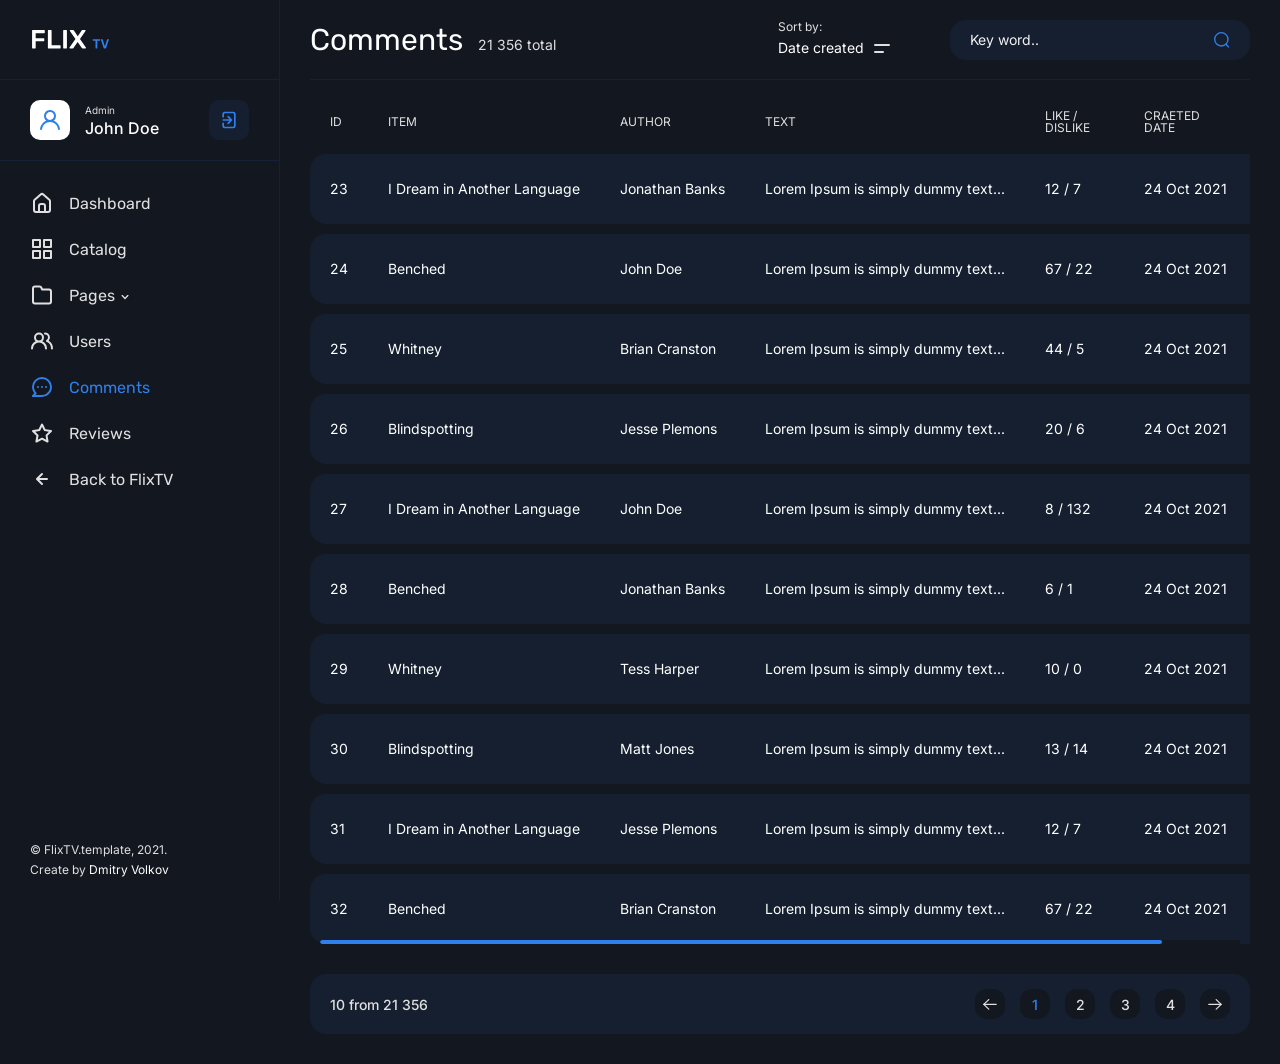
<file: www/admin/comments.html>
<!DOCTYPE html>
<html lang="en">
<head>
	<meta charset="utf-8">
	<meta name="viewport" content="width=device-width, initial-scale=1, shrink-to-fit=no">

	<!-- CSS -->
	<link rel="stylesheet" href="css/bootstrap-reboot.min.css">
	<link rel="stylesheet" href="css/bootstrap-grid.min.css">
	<link rel="stylesheet" href="css/magnific-popup.css">
	<link rel="stylesheet" href="css/select2.min.css">
	<link rel="stylesheet" href="css/admin.css">

	<!-- Favicons -->
	<link rel="icon" type="image/png" href="icon/favicon-32x32.png" sizes="32x32">
	<link rel="apple-touch-icon" href="icon/favicon-32x32.png">

	<meta name="description" content="">
	<meta name="keywords" content="">
	<meta name="author" content="Dmitry Volkov">
	<title>FlixTV – Movies & TV Shows, Online cinema HTML Template</title>

</head>
<body>
	<!-- header -->
	<header class="header">
		<div class="header__content">
			<!-- header logo -->
			<a href="index.html" class="header__logo">
				<img src="img/logo.svg" alt="">
			</a>
			<!-- end header logo -->

			<!-- header menu btn -->
			<button class="header__btn" type="button">
				<span></span>
				<span></span>
				<span></span>
			</button>
			<!-- end header menu btn -->
		</div>
	</header>
	<!-- end header -->

	<!-- sidebar -->
	<div class="sidebar">
		<!-- sidebar logo -->
		<a href="index.html" class="sidebar__logo">
			<img src="img/logo.svg" alt="">
		</a>
		<!-- end sidebar logo -->
		
		<!-- sidebar user -->
		<div class="sidebar__user">
			<div class="sidebar__user-img">
				<img src="img/user.svg" alt="">
			</div>

			<div class="sidebar__user-title">
				<span>Admin</span>
				<p>John Doe</p>
			</div>

			<button class="sidebar__user-btn" type="button">
				<svg xmlns="http://www.w3.org/2000/svg" viewBox="0 0 24 24"><path d="M4,12a1,1,0,0,0,1,1h7.59l-2.3,2.29a1,1,0,0,0,0,1.42,1,1,0,0,0,1.42,0l4-4a1,1,0,0,0,.21-.33,1,1,0,0,0,0-.76,1,1,0,0,0-.21-.33l-4-4a1,1,0,1,0-1.42,1.42L12.59,11H5A1,1,0,0,0,4,12ZM17,2H7A3,3,0,0,0,4,5V8A1,1,0,0,0,6,8V5A1,1,0,0,1,7,4H17a1,1,0,0,1,1,1V19a1,1,0,0,1-1,1H7a1,1,0,0,1-1-1V16a1,1,0,0,0-2,0v3a3,3,0,0,0,3,3H17a3,3,0,0,0,3-3V5A3,3,0,0,0,17,2Z"/></svg>
			</button>
		</div>
		<!-- end sidebar user -->

		<!-- sidebar nav -->
		<ul class="sidebar__nav">
			<li class="sidebar__nav-item">
				<a href="index.html" class="sidebar__nav-link"><svg xmlns="http://www.w3.org/2000/svg" viewBox="0 0 24 24"><path d="M20,8h0L14,2.74a3,3,0,0,0-4,0L4,8a3,3,0,0,0-1,2.26V19a3,3,0,0,0,3,3H18a3,3,0,0,0,3-3V10.25A3,3,0,0,0,20,8ZM14,20H10V15a1,1,0,0,1,1-1h2a1,1,0,0,1,1,1Zm5-1a1,1,0,0,1-1,1H16V15a3,3,0,0,0-3-3H11a3,3,0,0,0-3,3v5H6a1,1,0,0,1-1-1V10.25a1,1,0,0,1,.34-.75l6-5.25a1,1,0,0,1,1.32,0l6,5.25a1,1,0,0,1,.34.75Z"/></svg> <span>Dashboard</span></a>
			</li>

			<li class="sidebar__nav-item">
				<a href="catalog.html" class="sidebar__nav-link"><svg xmlns="http://www.w3.org/2000/svg" viewBox="0 0 24 24"><path d="M10,13H3a1,1,0,0,0-1,1v7a1,1,0,0,0,1,1h7a1,1,0,0,0,1-1V14A1,1,0,0,0,10,13ZM9,20H4V15H9ZM21,2H14a1,1,0,0,0-1,1v7a1,1,0,0,0,1,1h7a1,1,0,0,0,1-1V3A1,1,0,0,0,21,2ZM20,9H15V4h5Zm1,4H14a1,1,0,0,0-1,1v7a1,1,0,0,0,1,1h7a1,1,0,0,0,1-1V14A1,1,0,0,0,21,13Zm-1,7H15V15h5ZM10,2H3A1,1,0,0,0,2,3v7a1,1,0,0,0,1,1h7a1,1,0,0,0,1-1V3A1,1,0,0,0,10,2ZM9,9H4V4H9Z"/></svg> <span>Catalog</span></a>
			</li>

			<!-- collapse -->
			<li class="sidebar__nav-item">
				<a class="sidebar__nav-link" data-toggle="collapse" href="#collapseMenu" role="button" aria-expanded="false" aria-controls="collapseMenu"><svg xmlns="http://www.w3.org/2000/svg" viewBox="0 0 24 24"><path d="M19,5.5H12.72l-.32-1a3,3,0,0,0-2.84-2H5a3,3,0,0,0-3,3v13a3,3,0,0,0,3,3H19a3,3,0,0,0,3-3V8.5A3,3,0,0,0,19,5.5Zm1,13a1,1,0,0,1-1,1H5a1,1,0,0,1-1-1V5.5a1,1,0,0,1,1-1H9.56a1,1,0,0,1,.95.68l.54,1.64A1,1,0,0,0,12,7.5h7a1,1,0,0,1,1,1Z"/></svg> <span>Pages</span> <svg xmlns="http://www.w3.org/2000/svg" viewBox="0 0 24 24"><path d="M17,9.17a1,1,0,0,0-1.41,0L12,12.71,8.46,9.17a1,1,0,0,0-1.41,0,1,1,0,0,0,0,1.42l4.24,4.24a1,1,0,0,0,1.42,0L17,10.59A1,1,0,0,0,17,9.17Z"/></svg></a>

				<ul class="collapse sidebar__menu" id="collapseMenu">
					<li><a href="add-item.html">Add item</a></li>
					<li><a href="edit-user.html">Edit user</a></li>
					<li><a href="signin.html">Sign in</a></li>
					<li><a href="signup.html">Sign up</a></li>
					<li><a href="forgot.html">Forgot password</a></li>
					<li><a href="404.html">404 page</a></li>
				</ul>
			</li>
			<!-- end collapse -->

			<li class="sidebar__nav-item">
				<a href="users.html" class="sidebar__nav-link"><svg xmlns="http://www.w3.org/2000/svg" viewBox="0 0 24 24"><path d="M12.3,12.22A4.92,4.92,0,0,0,14,8.5a5,5,0,0,0-10,0,4.92,4.92,0,0,0,1.7,3.72A8,8,0,0,0,1,19.5a1,1,0,0,0,2,0,6,6,0,0,1,12,0,1,1,0,0,0,2,0A8,8,0,0,0,12.3,12.22ZM9,11.5a3,3,0,1,1,3-3A3,3,0,0,1,9,11.5Zm9.74.32A5,5,0,0,0,15,3.5a1,1,0,0,0,0,2,3,3,0,0,1,3,3,3,3,0,0,1-1.5,2.59,1,1,0,0,0-.5.84,1,1,0,0,0,.45.86l.39.26.13.07a7,7,0,0,1,4,6.38,1,1,0,0,0,2,0A9,9,0,0,0,18.74,11.82Z"/></svg> <span>Users</span></a>
			</li>

			<li class="sidebar__nav-item">
				<a href="comments.html" class="sidebar__nav-link sidebar__nav-link--active"><svg xmlns="http://www.w3.org/2000/svg" viewBox="0 0 24 24"><path d="M8,11a1,1,0,1,0,1,1A1,1,0,0,0,8,11Zm4,0a1,1,0,1,0,1,1A1,1,0,0,0,12,11Zm4,0a1,1,0,1,0,1,1A1,1,0,0,0,16,11ZM12,2A10,10,0,0,0,2,12a9.89,9.89,0,0,0,2.26,6.33l-2,2a1,1,0,0,0-.21,1.09A1,1,0,0,0,3,22h9A10,10,0,0,0,12,2Zm0,18H5.41l.93-.93a1,1,0,0,0,.3-.71,1,1,0,0,0-.3-.7A8,8,0,1,1,12,20Z"/></svg> <span>Comments</span></a>
			</li>

			<li class="sidebar__nav-item">
				<a href="reviews.html" class="sidebar__nav-link"><svg xmlns="http://www.w3.org/2000/svg" viewBox="0 0 24 24"><path d="M22,9.67A1,1,0,0,0,21.14,9l-5.69-.83L12.9,3a1,1,0,0,0-1.8,0L8.55,8.16,2.86,9a1,1,0,0,0-.81.68,1,1,0,0,0,.25,1l4.13,4-1,5.68A1,1,0,0,0,6.9,21.44L12,18.77l5.1,2.67a.93.93,0,0,0,.46.12,1,1,0,0,0,.59-.19,1,1,0,0,0,.4-1l-1-5.68,4.13-4A1,1,0,0,0,22,9.67Zm-6.15,4a1,1,0,0,0-.29.88l.72,4.2-3.76-2a1.06,1.06,0,0,0-.94,0l-3.76,2,.72-4.2a1,1,0,0,0-.29-.88l-3-3,4.21-.61a1,1,0,0,0,.76-.55L12,5.7l1.88,3.82a1,1,0,0,0,.76.55l4.21.61Z"/></svg> <span>Reviews</span></a>
			</li>
			<li class="sidebar__nav-item">
				<a href="../main/index.html" class="sidebar__nav-link"><svg xmlns="http://www.w3.org/2000/svg" viewBox="0 0 24 24"><path d="M17,11H9.41l3.3-3.29a1,1,0,1,0-1.42-1.42l-5,5a1,1,0,0,0-.21.33,1,1,0,0,0,0,.76,1,1,0,0,0,.21.33l5,5a1,1,0,0,0,1.42,0,1,1,0,0,0,0-1.42L9.41,13H17a1,1,0,0,0,0-2Z"/></svg> <span>Back to FlixTV</span></a>
			</li>
		</ul>
		<!-- end sidebar nav -->
		
		<!-- sidebar copyright -->
		<div class="sidebar__copyright">© FlixTV.template, 2021. <br>Create by <a href="https://themeforest.net/user/dmitryvolkov/portfolio" target="_blank">Dmitry Volkov</a></div>
		<!-- end sidebar copyright -->
	</div>
	<!-- end sidebar -->

	<!-- main content -->
	<main class="main">
		<div class="container-fluid">
			<div class="row">
				<!-- main title -->
				<div class="col-12">
					<div class="main__title">
						<h2>Comments</h2>

						<span class="main__title-stat">21 356 total</span>

						<div class="main__title-wrap">
							<!-- filter sort -->
							<div class="filter" id="filter__sort">
								<span class="filter__item-label">Sort by:</span>

								<div class="filter__item-btn dropdown-toggle" role="navigation" id="filter-sort" data-toggle="dropdown" aria-haspopup="true" aria-expanded="false">
									<input type="button" value="Date created">
									<span></span>
								</div>

								<ul class="filter__item-menu dropdown-menu scrollbar-dropdown" aria-labelledby="filter-sort">
									<li>Date created</li>
									<li>Rating</li>
								</ul>
							</div>
							<!-- end filter sort -->

							<!-- search -->
							<form action="#" class="main__title-form">
								<input type="text" placeholder="Key word..">
								<button type="button">
									<svg width="18" height="18" viewBox="0 0 18 18" fill="none" xmlns="http://www.w3.org/2000/svg"><circle cx="8.25998" cy="8.25995" r="7.48191" stroke="#2F80ED" stroke-width="1.5" stroke-linecap="round" stroke-linejoin="round"></circle><path d="M13.4637 13.8523L16.3971 16.778" stroke="#2F80ED" stroke-width="1.5" stroke-linecap="round" stroke-linejoin="round"></path></svg>
								</button>
							</form>
							<!-- end search -->
						</div>
					</div>
				</div>
				<!-- end main title -->

				<!-- comments -->
				<div class="col-12">
					<div class="main__table-wrap">
						<table class="main__table">
							<thead>
								<tr>
									<th>ID</th>
									<th>ITEM</th>
									<th>AUTHOR</th>
									<th>TEXT</th>
									<th>LIKE / DISLIKE</th>
									<th>CRAETED DATE</th>
									<th>ACTIONS</th>
								</tr>
							</thead>

							<tbody>
								<tr>
									<td>
										<div class="main__table-text">23</div>
									</td>
									<td>
										<div class="main__table-text"><a href="#">I Dream in Another Language</a></div>
									</td>
									<td>
										<div class="main__table-text">Jonathan Banks</div>
									</td>
									<td>
										<div class="main__table-text">Lorem Ipsum is simply dummy text...</div>
									</td>
									<td>
										<div class="main__table-text">12 / 7</div>
									</td>
									<td>
										<div class="main__table-text">24 Oct 2021</div>
									</td>
									<td>
										<div class="main__table-btns">
											<a href="#modal-view" class="main__table-btn main__table-btn--view open-modal">
												<svg xmlns="http://www.w3.org/2000/svg" viewBox="0 0 24 24"><path d="M21.92,11.6C19.9,6.91,16.1,4,12,4S4.1,6.91,2.08,11.6a1,1,0,0,0,0,.8C4.1,17.09,7.9,20,12,20s7.9-2.91,9.92-7.6A1,1,0,0,0,21.92,11.6ZM12,18c-3.17,0-6.17-2.29-7.9-6C5.83,8.29,8.83,6,12,6s6.17,2.29,7.9,6C18.17,15.71,15.17,18,12,18ZM12,8a4,4,0,1,0,4,4A4,4,0,0,0,12,8Zm0,6a2,2,0,1,1,2-2A2,2,0,0,1,12,14Z"/></svg>
											</a>
											<a href="#modal-delete" class="main__table-btn main__table-btn--delete open-modal">
												<svg xmlns="http://www.w3.org/2000/svg" viewBox="0 0 24 24"><path d="M10,18a1,1,0,0,0,1-1V11a1,1,0,0,0-2,0v6A1,1,0,0,0,10,18ZM20,6H16V5a3,3,0,0,0-3-3H11A3,3,0,0,0,8,5V6H4A1,1,0,0,0,4,8H5V19a3,3,0,0,0,3,3h8a3,3,0,0,0,3-3V8h1a1,1,0,0,0,0-2ZM10,5a1,1,0,0,1,1-1h2a1,1,0,0,1,1,1V6H10Zm7,14a1,1,0,0,1-1,1H8a1,1,0,0,1-1-1V8H17Zm-3-1a1,1,0,0,0,1-1V11a1,1,0,0,0-2,0v6A1,1,0,0,0,14,18Z"/></svg>
											</a>
										</div>
									</td>
								</tr>
								<tr>
									<td>
										<div class="main__table-text">24</div>
									</td>
									<td>
										<div class="main__table-text"><a href="#">Benched</a></div>
									</td>
									<td>
										<div class="main__table-text">John Doe</div>
									</td>
									<td>
										<div class="main__table-text">Lorem Ipsum is simply dummy text...</div>
									</td>
									<td>
										<div class="main__table-text">67 / 22</div>
									</td>
									<td>
										<div class="main__table-text">24 Oct 2021</div>
									</td>
									<td>
										<div class="main__table-btns">
											<a href="#modal-view" class="main__table-btn main__table-btn--view open-modal">
												<svg xmlns="http://www.w3.org/2000/svg" viewBox="0 0 24 24"><path d="M21.92,11.6C19.9,6.91,16.1,4,12,4S4.1,6.91,2.08,11.6a1,1,0,0,0,0,.8C4.1,17.09,7.9,20,12,20s7.9-2.91,9.92-7.6A1,1,0,0,0,21.92,11.6ZM12,18c-3.17,0-6.17-2.29-7.9-6C5.83,8.29,8.83,6,12,6s6.17,2.29,7.9,6C18.17,15.71,15.17,18,12,18ZM12,8a4,4,0,1,0,4,4A4,4,0,0,0,12,8Zm0,6a2,2,0,1,1,2-2A2,2,0,0,1,12,14Z"/></svg>
											</a>
											<a href="#modal-delete" class="main__table-btn main__table-btn--delete open-modal">
												<svg xmlns="http://www.w3.org/2000/svg" viewBox="0 0 24 24"><path d="M10,18a1,1,0,0,0,1-1V11a1,1,0,0,0-2,0v6A1,1,0,0,0,10,18ZM20,6H16V5a3,3,0,0,0-3-3H11A3,3,0,0,0,8,5V6H4A1,1,0,0,0,4,8H5V19a3,3,0,0,0,3,3h8a3,3,0,0,0,3-3V8h1a1,1,0,0,0,0-2ZM10,5a1,1,0,0,1,1-1h2a1,1,0,0,1,1,1V6H10Zm7,14a1,1,0,0,1-1,1H8a1,1,0,0,1-1-1V8H17Zm-3-1a1,1,0,0,0,1-1V11a1,1,0,0,0-2,0v6A1,1,0,0,0,14,18Z"/></svg>
											</a>
										</div>
									</td>
								</tr>
								<tr>
									<td>
										<div class="main__table-text">25</div>
									</td>
									<td>
										<div class="main__table-text"><a href="#">Whitney</a></div>
									</td>
									<td>
										<div class="main__table-text">Brian Cranston</div>
									</td>
									<td>
										<div class="main__table-text">Lorem Ipsum is simply dummy text...</div>
									</td>
									<td>
										<div class="main__table-text">44 / 5</div>
									</td>
									<td>
										<div class="main__table-text">24 Oct 2021</div>
									</td>
									<td>
										<div class="main__table-btns">
											<a href="#modal-view" class="main__table-btn main__table-btn--view open-modal">
												<svg xmlns="http://www.w3.org/2000/svg" viewBox="0 0 24 24"><path d="M21.92,11.6C19.9,6.91,16.1,4,12,4S4.1,6.91,2.08,11.6a1,1,0,0,0,0,.8C4.1,17.09,7.9,20,12,20s7.9-2.91,9.92-7.6A1,1,0,0,0,21.92,11.6ZM12,18c-3.17,0-6.17-2.29-7.9-6C5.83,8.29,8.83,6,12,6s6.17,2.29,7.9,6C18.17,15.71,15.17,18,12,18ZM12,8a4,4,0,1,0,4,4A4,4,0,0,0,12,8Zm0,6a2,2,0,1,1,2-2A2,2,0,0,1,12,14Z"/></svg>
											</a>
											<a href="#modal-delete" class="main__table-btn main__table-btn--delete open-modal">
												<svg xmlns="http://www.w3.org/2000/svg" viewBox="0 0 24 24"><path d="M10,18a1,1,0,0,0,1-1V11a1,1,0,0,0-2,0v6A1,1,0,0,0,10,18ZM20,6H16V5a3,3,0,0,0-3-3H11A3,3,0,0,0,8,5V6H4A1,1,0,0,0,4,8H5V19a3,3,0,0,0,3,3h8a3,3,0,0,0,3-3V8h1a1,1,0,0,0,0-2ZM10,5a1,1,0,0,1,1-1h2a1,1,0,0,1,1,1V6H10Zm7,14a1,1,0,0,1-1,1H8a1,1,0,0,1-1-1V8H17Zm-3-1a1,1,0,0,0,1-1V11a1,1,0,0,0-2,0v6A1,1,0,0,0,14,18Z"/></svg>
											</a>
										</div>
									</td>
								</tr>
								<tr>
									<td>
										<div class="main__table-text">26</div>
									</td>
									<td>
										<div class="main__table-text"><a href="#">Blindspotting</a></div>
									</td>
									<td>
										<div class="main__table-text">Jesse Plemons</div>
									</td>
									<td>
										<div class="main__table-text">Lorem Ipsum is simply dummy text...</div>
									</td>
									<td>
										<div class="main__table-text">20 / 6</div>
									</td>
									<td>
										<div class="main__table-text">24 Oct 2021</div>
									</td>
									<td>
										<div class="main__table-btns">
											<a href="#modal-view" class="main__table-btn main__table-btn--view open-modal">
												<svg xmlns="http://www.w3.org/2000/svg" viewBox="0 0 24 24"><path d="M21.92,11.6C19.9,6.91,16.1,4,12,4S4.1,6.91,2.08,11.6a1,1,0,0,0,0,.8C4.1,17.09,7.9,20,12,20s7.9-2.91,9.92-7.6A1,1,0,0,0,21.92,11.6ZM12,18c-3.17,0-6.17-2.29-7.9-6C5.83,8.29,8.83,6,12,6s6.17,2.29,7.9,6C18.17,15.71,15.17,18,12,18ZM12,8a4,4,0,1,0,4,4A4,4,0,0,0,12,8Zm0,6a2,2,0,1,1,2-2A2,2,0,0,1,12,14Z"/></svg>
											</a>
											<a href="#modal-delete" class="main__table-btn main__table-btn--delete open-modal">
												<svg xmlns="http://www.w3.org/2000/svg" viewBox="0 0 24 24"><path d="M10,18a1,1,0,0,0,1-1V11a1,1,0,0,0-2,0v6A1,1,0,0,0,10,18ZM20,6H16V5a3,3,0,0,0-3-3H11A3,3,0,0,0,8,5V6H4A1,1,0,0,0,4,8H5V19a3,3,0,0,0,3,3h8a3,3,0,0,0,3-3V8h1a1,1,0,0,0,0-2ZM10,5a1,1,0,0,1,1-1h2a1,1,0,0,1,1,1V6H10Zm7,14a1,1,0,0,1-1,1H8a1,1,0,0,1-1-1V8H17Zm-3-1a1,1,0,0,0,1-1V11a1,1,0,0,0-2,0v6A1,1,0,0,0,14,18Z"/></svg>
											</a>
										</div>
									</td>
								</tr>
								<tr>
									<td>
										<div class="main__table-text">27</div>
									</td>
									<td>
										<div class="main__table-text"><a href="#">I Dream in Another Language</a></div>
									</td>
									<td>
										<div class="main__table-text">John Doe</div>
									</td>
									<td>
										<div class="main__table-text">Lorem Ipsum is simply dummy text...</div>
									</td>
									<td>
										<div class="main__table-text">8 / 132</div>
									</td>
									<td>
										<div class="main__table-text">24 Oct 2021</div>
									</td>
									<td>
										<div class="main__table-btns">
											<a href="#modal-view" class="main__table-btn main__table-btn--view open-modal">
												<svg xmlns="http://www.w3.org/2000/svg" viewBox="0 0 24 24"><path d="M21.92,11.6C19.9,6.91,16.1,4,12,4S4.1,6.91,2.08,11.6a1,1,0,0,0,0,.8C4.1,17.09,7.9,20,12,20s7.9-2.91,9.92-7.6A1,1,0,0,0,21.92,11.6ZM12,18c-3.17,0-6.17-2.29-7.9-6C5.83,8.29,8.83,6,12,6s6.17,2.29,7.9,6C18.17,15.71,15.17,18,12,18ZM12,8a4,4,0,1,0,4,4A4,4,0,0,0,12,8Zm0,6a2,2,0,1,1,2-2A2,2,0,0,1,12,14Z"/></svg>
											</a>
											<a href="#modal-delete" class="main__table-btn main__table-btn--delete open-modal">
												<svg xmlns="http://www.w3.org/2000/svg" viewBox="0 0 24 24"><path d="M10,18a1,1,0,0,0,1-1V11a1,1,0,0,0-2,0v6A1,1,0,0,0,10,18ZM20,6H16V5a3,3,0,0,0-3-3H11A3,3,0,0,0,8,5V6H4A1,1,0,0,0,4,8H5V19a3,3,0,0,0,3,3h8a3,3,0,0,0,3-3V8h1a1,1,0,0,0,0-2ZM10,5a1,1,0,0,1,1-1h2a1,1,0,0,1,1,1V6H10Zm7,14a1,1,0,0,1-1,1H8a1,1,0,0,1-1-1V8H17Zm-3-1a1,1,0,0,0,1-1V11a1,1,0,0,0-2,0v6A1,1,0,0,0,14,18Z"/></svg>
											</a>
										</div>
									</td>
								</tr>
								<tr>
									<td>
										<div class="main__table-text">28</div>
									</td>
									<td>
										<div class="main__table-text"><a href="#">Benched</a></div>
									</td>
									<td>
										<div class="main__table-text">Jonathan Banks</div>
									</td>
									<td>
										<div class="main__table-text">Lorem Ipsum is simply dummy text...</div>
									</td>
									<td>
										<div class="main__table-text">6 / 1</div>
									</td>
									<td>
										<div class="main__table-text">24 Oct 2021</div>
									</td>
									<td>
										<div class="main__table-btns">
											<a href="#modal-view" class="main__table-btn main__table-btn--view open-modal">
												<svg xmlns="http://www.w3.org/2000/svg" viewBox="0 0 24 24"><path d="M21.92,11.6C19.9,6.91,16.1,4,12,4S4.1,6.91,2.08,11.6a1,1,0,0,0,0,.8C4.1,17.09,7.9,20,12,20s7.9-2.91,9.92-7.6A1,1,0,0,0,21.92,11.6ZM12,18c-3.17,0-6.17-2.29-7.9-6C5.83,8.29,8.83,6,12,6s6.17,2.29,7.9,6C18.17,15.71,15.17,18,12,18ZM12,8a4,4,0,1,0,4,4A4,4,0,0,0,12,8Zm0,6a2,2,0,1,1,2-2A2,2,0,0,1,12,14Z"/></svg>
											</a>
											<a href="#modal-delete" class="main__table-btn main__table-btn--delete open-modal">
												<svg xmlns="http://www.w3.org/2000/svg" viewBox="0 0 24 24"><path d="M10,18a1,1,0,0,0,1-1V11a1,1,0,0,0-2,0v6A1,1,0,0,0,10,18ZM20,6H16V5a3,3,0,0,0-3-3H11A3,3,0,0,0,8,5V6H4A1,1,0,0,0,4,8H5V19a3,3,0,0,0,3,3h8a3,3,0,0,0,3-3V8h1a1,1,0,0,0,0-2ZM10,5a1,1,0,0,1,1-1h2a1,1,0,0,1,1,1V6H10Zm7,14a1,1,0,0,1-1,1H8a1,1,0,0,1-1-1V8H17Zm-3-1a1,1,0,0,0,1-1V11a1,1,0,0,0-2,0v6A1,1,0,0,0,14,18Z"/></svg>
											</a>
										</div>
									</td>
								</tr>
								<tr>
									<td>
										<div class="main__table-text">29</div>
									</td>
									<td>
										<div class="main__table-text"><a href="#">Whitney</a></div>
									</td>
									<td>
										<div class="main__table-text">Tess Harper</div>
									</td>
									<td>
										<div class="main__table-text">Lorem Ipsum is simply dummy text...</div>
									</td>
									<td>
										<div class="main__table-text">10 / 0</div>
									</td>
									<td>
										<div class="main__table-text">24 Oct 2021</div>
									</td>
									<td>
										<div class="main__table-btns">
											<a href="#modal-view" class="main__table-btn main__table-btn--view open-modal">
												<svg xmlns="http://www.w3.org/2000/svg" viewBox="0 0 24 24"><path d="M21.92,11.6C19.9,6.91,16.1,4,12,4S4.1,6.91,2.08,11.6a1,1,0,0,0,0,.8C4.1,17.09,7.9,20,12,20s7.9-2.91,9.92-7.6A1,1,0,0,0,21.92,11.6ZM12,18c-3.17,0-6.17-2.29-7.9-6C5.83,8.29,8.83,6,12,6s6.17,2.29,7.9,6C18.17,15.71,15.17,18,12,18ZM12,8a4,4,0,1,0,4,4A4,4,0,0,0,12,8Zm0,6a2,2,0,1,1,2-2A2,2,0,0,1,12,14Z"/></svg>
											</a>
											<a href="#modal-delete" class="main__table-btn main__table-btn--delete open-modal">
												<svg xmlns="http://www.w3.org/2000/svg" viewBox="0 0 24 24"><path d="M10,18a1,1,0,0,0,1-1V11a1,1,0,0,0-2,0v6A1,1,0,0,0,10,18ZM20,6H16V5a3,3,0,0,0-3-3H11A3,3,0,0,0,8,5V6H4A1,1,0,0,0,4,8H5V19a3,3,0,0,0,3,3h8a3,3,0,0,0,3-3V8h1a1,1,0,0,0,0-2ZM10,5a1,1,0,0,1,1-1h2a1,1,0,0,1,1,1V6H10Zm7,14a1,1,0,0,1-1,1H8a1,1,0,0,1-1-1V8H17Zm-3-1a1,1,0,0,0,1-1V11a1,1,0,0,0-2,0v6A1,1,0,0,0,14,18Z"/></svg>
											</a>
										</div>
									</td>
								</tr>
								<tr>
									<td>
										<div class="main__table-text">30</div>
									</td>
									<td>
										<div class="main__table-text"><a href="#">Blindspotting</a></div>
									</td>
									<td>
										<div class="main__table-text">Matt Jones</div>
									</td>
									<td>
										<div class="main__table-text">Lorem Ipsum is simply dummy text...</div>
									</td>
									<td>
										<div class="main__table-text">13 / 14</div>
									</td>
									<td>
										<div class="main__table-text">24 Oct 2021</div>
									</td>
									<td>
										<div class="main__table-btns">
											<a href="#modal-view" class="main__table-btn main__table-btn--view open-modal">
												<svg xmlns="http://www.w3.org/2000/svg" viewBox="0 0 24 24"><path d="M21.92,11.6C19.9,6.91,16.1,4,12,4S4.1,6.91,2.08,11.6a1,1,0,0,0,0,.8C4.1,17.09,7.9,20,12,20s7.9-2.91,9.92-7.6A1,1,0,0,0,21.92,11.6ZM12,18c-3.17,0-6.17-2.29-7.9-6C5.83,8.29,8.83,6,12,6s6.17,2.29,7.9,6C18.17,15.71,15.17,18,12,18ZM12,8a4,4,0,1,0,4,4A4,4,0,0,0,12,8Zm0,6a2,2,0,1,1,2-2A2,2,0,0,1,12,14Z"/></svg>
											</a>
											<a href="#modal-delete" class="main__table-btn main__table-btn--delete open-modal">
												<svg xmlns="http://www.w3.org/2000/svg" viewBox="0 0 24 24"><path d="M10,18a1,1,0,0,0,1-1V11a1,1,0,0,0-2,0v6A1,1,0,0,0,10,18ZM20,6H16V5a3,3,0,0,0-3-3H11A3,3,0,0,0,8,5V6H4A1,1,0,0,0,4,8H5V19a3,3,0,0,0,3,3h8a3,3,0,0,0,3-3V8h1a1,1,0,0,0,0-2ZM10,5a1,1,0,0,1,1-1h2a1,1,0,0,1,1,1V6H10Zm7,14a1,1,0,0,1-1,1H8a1,1,0,0,1-1-1V8H17Zm-3-1a1,1,0,0,0,1-1V11a1,1,0,0,0-2,0v6A1,1,0,0,0,14,18Z"/></svg>
											</a>
										</div>
									</td>
								</tr>
								<tr>
									<td>
										<div class="main__table-text">31</div>
									</td>
									<td>
										<div class="main__table-text"><a href="#">I Dream in Another Language</a></div>
									</td>
									<td>
										<div class="main__table-text">Jesse Plemons</div>
									</td>
									<td>
										<div class="main__table-text">Lorem Ipsum is simply dummy text...</div>
									</td>
									<td>
										<div class="main__table-text">12 / 7</div>
									</td>
									<td>
										<div class="main__table-text">24 Oct 2021</div>
									</td>
									<td>
										<div class="main__table-btns">
											<a href="#modal-view" class="main__table-btn main__table-btn--view open-modal">
												<svg xmlns="http://www.w3.org/2000/svg" viewBox="0 0 24 24"><path d="M21.92,11.6C19.9,6.91,16.1,4,12,4S4.1,6.91,2.08,11.6a1,1,0,0,0,0,.8C4.1,17.09,7.9,20,12,20s7.9-2.91,9.92-7.6A1,1,0,0,0,21.92,11.6ZM12,18c-3.17,0-6.17-2.29-7.9-6C5.83,8.29,8.83,6,12,6s6.17,2.29,7.9,6C18.17,15.71,15.17,18,12,18ZM12,8a4,4,0,1,0,4,4A4,4,0,0,0,12,8Zm0,6a2,2,0,1,1,2-2A2,2,0,0,1,12,14Z"/></svg>
											</a>
											<a href="#modal-delete" class="main__table-btn main__table-btn--delete open-modal">
												<svg xmlns="http://www.w3.org/2000/svg" viewBox="0 0 24 24"><path d="M10,18a1,1,0,0,0,1-1V11a1,1,0,0,0-2,0v6A1,1,0,0,0,10,18ZM20,6H16V5a3,3,0,0,0-3-3H11A3,3,0,0,0,8,5V6H4A1,1,0,0,0,4,8H5V19a3,3,0,0,0,3,3h8a3,3,0,0,0,3-3V8h1a1,1,0,0,0,0-2ZM10,5a1,1,0,0,1,1-1h2a1,1,0,0,1,1,1V6H10Zm7,14a1,1,0,0,1-1,1H8a1,1,0,0,1-1-1V8H17Zm-3-1a1,1,0,0,0,1-1V11a1,1,0,0,0-2,0v6A1,1,0,0,0,14,18Z"/></svg>
											</a>
										</div>
									</td>
								</tr>
								<tr>
									<td>
										<div class="main__table-text">32</div>
									</td>
									<td>
										<div class="main__table-text"><a href="#">Benched</a></div>
									</td>
									<td>
										<div class="main__table-text">Brian Cranston</div>
									</td>
									<td>
										<div class="main__table-text">Lorem Ipsum is simply dummy text...</div>
									</td>
									<td>
										<div class="main__table-text">67 / 22</div>
									</td>
									<td>
										<div class="main__table-text">24 Oct 2021</div>
									</td>
									<td>
										<div class="main__table-btns">
											<a href="#modal-view" class="main__table-btn main__table-btn--view open-modal">
												<svg xmlns="http://www.w3.org/2000/svg" viewBox="0 0 24 24"><path d="M21.92,11.6C19.9,6.91,16.1,4,12,4S4.1,6.91,2.08,11.6a1,1,0,0,0,0,.8C4.1,17.09,7.9,20,12,20s7.9-2.91,9.92-7.6A1,1,0,0,0,21.92,11.6ZM12,18c-3.17,0-6.17-2.29-7.9-6C5.83,8.29,8.83,6,12,6s6.17,2.29,7.9,6C18.17,15.71,15.17,18,12,18ZM12,8a4,4,0,1,0,4,4A4,4,0,0,0,12,8Zm0,6a2,2,0,1,1,2-2A2,2,0,0,1,12,14Z"/></svg>
											</a>
											<a href="#modal-delete" class="main__table-btn main__table-btn--delete open-modal">
												<svg xmlns="http://www.w3.org/2000/svg" viewBox="0 0 24 24"><path d="M10,18a1,1,0,0,0,1-1V11a1,1,0,0,0-2,0v6A1,1,0,0,0,10,18ZM20,6H16V5a3,3,0,0,0-3-3H11A3,3,0,0,0,8,5V6H4A1,1,0,0,0,4,8H5V19a3,3,0,0,0,3,3h8a3,3,0,0,0,3-3V8h1a1,1,0,0,0,0-2ZM10,5a1,1,0,0,1,1-1h2a1,1,0,0,1,1,1V6H10Zm7,14a1,1,0,0,1-1,1H8a1,1,0,0,1-1-1V8H17Zm-3-1a1,1,0,0,0,1-1V11a1,1,0,0,0-2,0v6A1,1,0,0,0,14,18Z"/></svg>
											</a>
										</div>
									</td>
								</tr>
							</tbody>
						</table>
					</div>
				</div>
				<!-- end comments -->

				<!-- paginator -->
				<div class="col-12">
					<div class="paginator">
						<span class="paginator__pages">10 from 21 356</span>

						<ul class="paginator__paginator">
							<li>
								<a href="#">
									<svg width="14" height="11" viewBox="0 0 14 11" fill="none" xmlns="http://www.w3.org/2000/svg"><path d="M0.75 5.36475L13.1992 5.36475" stroke-width="1.2" stroke-linecap="round" stroke-linejoin="round"></path><path d="M5.771 10.1271L0.749878 5.36496L5.771 0.602051" stroke-width="1.2" stroke-linecap="round" stroke-linejoin="round"></path></svg>
								</a>
							</li>
							<li class="active"><a href="#">1</a></li>
							<li><a href="#">2</a></li>
							<li><a href="#">3</a></li>
							<li><a href="#">4</a></li>
							<li>
								<a href="#">
									<svg width="14" height="11" viewBox="0 0 14 11" fill="none" xmlns="http://www.w3.org/2000/svg"><path d="M13.1992 5.3645L0.75 5.3645" stroke-width="1.2" stroke-linecap="round" stroke-linejoin="round"></path><path d="M8.17822 0.602051L13.1993 5.36417L8.17822 10.1271" stroke-width="1.2" stroke-linecap="round" stroke-linejoin="round"></path></svg>
								</a>
							</li>
						</ul>
					</div>
				</div>
				<!-- end paginator -->
			</div>
		</div>
	</main>
	<!-- end main content -->

	<!-- modal view -->
	<div id="modal-view" class="zoom-anim-dialog mfp-hide modal modal--view">
		<div class="comments__autor">
			<img class="comments__avatar" src="img/user.svg" alt="">
			<span class="comments__name">John Doe</span>
			<span class="comments__time">30.08.2018, 17:53</span>
		</div>
		<p class="comments__text">There are many variations of passages of Lorem Ipsum available, but the majority have suffered alteration in some form, by injected humour, or randomised words which don't look even slightly believable. If you are going to use a passage of Lorem Ipsum, you need to be sure there isn't anything embarrassing hidden in the middle of text.</p>
		<div class="comments__actions">
			<div class="comments__rate">
				<span><svg width="22" height="22" viewBox="0 0 22 22" fill="none" xmlns="http://www.w3.org/2000/svg"><path d="M11 7.3273V14.6537" stroke-width="1.5" stroke-linecap="round" stroke-linejoin="round"/><path d="M14.6667 10.9905H7.33333" stroke-width="1.5" stroke-linecap="round" stroke-linejoin="round"/><path fill-rule="evenodd" clip-rule="evenodd" d="M15.6857 1H6.31429C3.04762 1 1 3.31208 1 6.58516V15.4148C1 18.6879 3.0381 21 6.31429 21H15.6857C18.9619 21 21 18.6879 21 15.4148V6.58516C21 3.31208 18.9619 1 15.6857 1Z" stroke-width="1.5" stroke-linecap="round" stroke-linejoin="round"/></svg> 12</span>

				<span>7<svg width="22" height="22" viewBox="0 0 22 22" fill="none" xmlns="http://www.w3.org/2000/svg"><path d="M14.6667 10.9905H7.33333" stroke-width="1.5" stroke-linecap="round" stroke-linejoin="round"/><path fill-rule="evenodd" clip-rule="evenodd" d="M15.6857 1H6.31429C3.04762 1 1 3.31208 1 6.58516V15.4148C1 18.6879 3.0381 21 6.31429 21H15.6857C18.9619 21 21 18.6879 21 15.4148V6.58516C21 3.31208 18.9619 1 15.6857 1Z" stroke-width="1.5" stroke-linecap="round" stroke-linejoin="round"/></svg></span>
			</div>
		</div>
	</div>
	<!-- end modal view -->

	<!-- modal delete -->
	<div id="modal-delete" class="zoom-anim-dialog mfp-hide modal">
		<h6 class="modal__title">Comment delete</h6>

		<p class="modal__text">Are you sure to permanently delete this comment?</p>

		<div class="modal__btns">
			<button class="modal__btn modal__btn--apply" type="button">Delete</button>
			<button class="modal__btn modal__btn--dismiss" type="button">Dismiss</button>
		</div>
	</div>
	<!-- end modal delete -->

	<!-- JS -->
	<script src="js/jquery-3.5.1.min.js"></script>
	<script src="js/bootstrap.bundle.min.js"></script>
	<script src="js/jquery.magnific-popup.min.js"></script>
	<script src="js/smooth-scrollbar.js"></script>
	<script src="js/select2.min.js"></script>
	<script src="js/admin.js"></script>
</body>
</html>
</file>
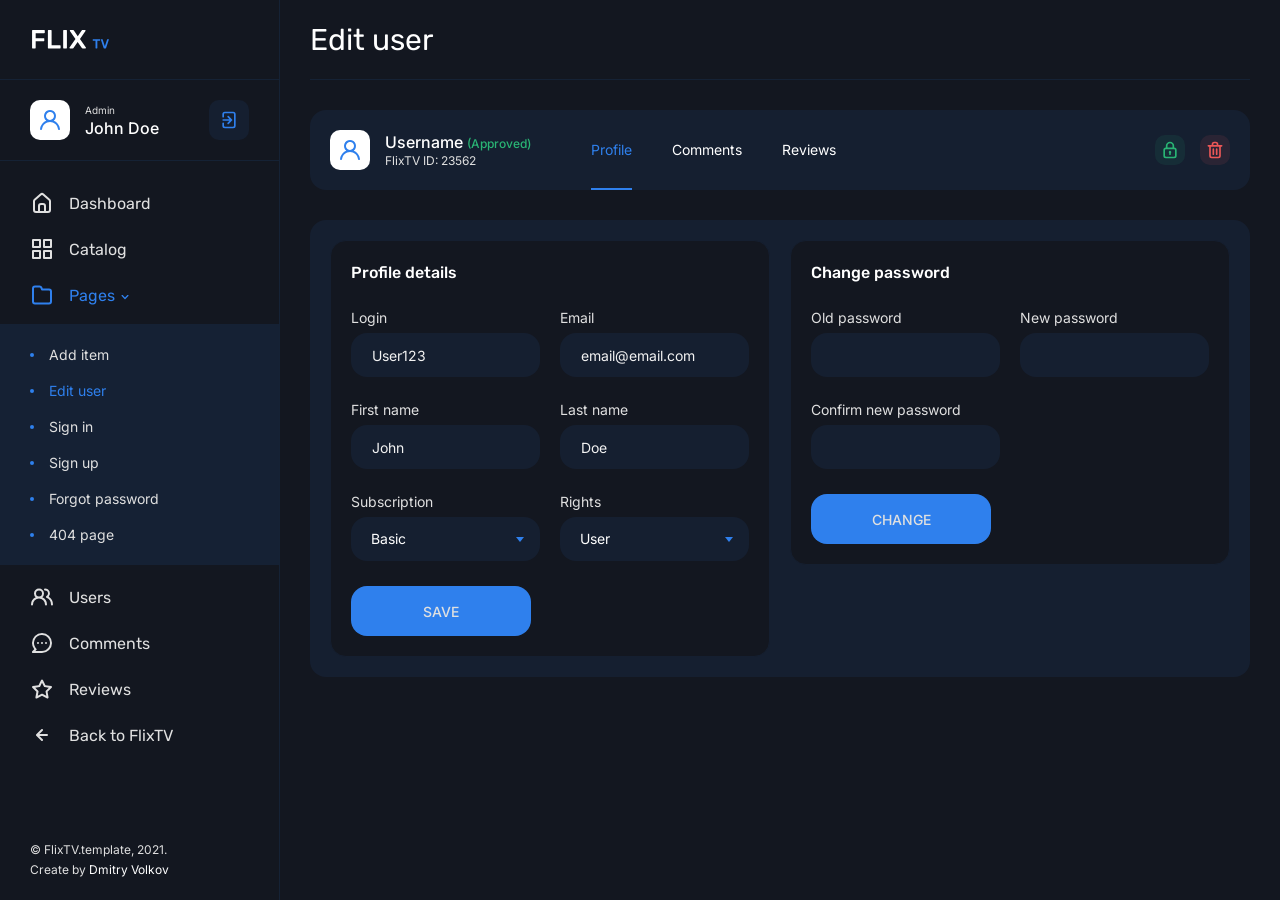
<file: www/admin/edit-user.html>
<!DOCTYPE html>
<html lang="en">
<head>
	<meta charset="utf-8">
	<meta name="viewport" content="width=device-width, initial-scale=1, shrink-to-fit=no">

	<!-- CSS -->
	<link rel="stylesheet" href="css/bootstrap-reboot.min.css">
	<link rel="stylesheet" href="css/bootstrap-grid.min.css">
	<link rel="stylesheet" href="css/magnific-popup.css">
	<link rel="stylesheet" href="css/select2.min.css">
	<link rel="stylesheet" href="css/admin.css">

	<!-- Favicons -->
	<link rel="icon" type="image/png" href="icon/favicon-32x32.png" sizes="32x32">
	<link rel="apple-touch-icon" href="icon/favicon-32x32.png">

	<meta name="description" content="">
	<meta name="keywords" content="">
	<meta name="author" content="Dmitry Volkov">
	<title>FlixTV – Movies & TV Shows, Online cinema HTML Template</title>

</head>
<body>
	<!-- header -->
	<header class="header">
		<div class="header__content">
			<!-- header logo -->
			<a href="index.html" class="header__logo">
				<img src="img/logo.svg" alt="">
			</a>
			<!-- end header logo -->

			<!-- header menu btn -->
			<button class="header__btn" type="button">
				<span></span>
				<span></span>
				<span></span>
			</button>
			<!-- end header menu btn -->
		</div>
	</header>
	<!-- end header -->

	<!-- sidebar -->
	<div class="sidebar">
		<!-- sidebar logo -->
		<a href="index.html" class="sidebar__logo">
			<img src="img/logo.svg" alt="">
		</a>
		<!-- end sidebar logo -->
		
		<!-- sidebar user -->
		<div class="sidebar__user">
			<div class="sidebar__user-img">
				<img src="img/user.svg" alt="">
			</div>

			<div class="sidebar__user-title">
				<span>Admin</span>
				<p>John Doe</p>
			</div>

			<button class="sidebar__user-btn" type="button">
				<svg xmlns="http://www.w3.org/2000/svg" viewBox="0 0 24 24"><path d="M4,12a1,1,0,0,0,1,1h7.59l-2.3,2.29a1,1,0,0,0,0,1.42,1,1,0,0,0,1.42,0l4-4a1,1,0,0,0,.21-.33,1,1,0,0,0,0-.76,1,1,0,0,0-.21-.33l-4-4a1,1,0,1,0-1.42,1.42L12.59,11H5A1,1,0,0,0,4,12ZM17,2H7A3,3,0,0,0,4,5V8A1,1,0,0,0,6,8V5A1,1,0,0,1,7,4H17a1,1,0,0,1,1,1V19a1,1,0,0,1-1,1H7a1,1,0,0,1-1-1V16a1,1,0,0,0-2,0v3a3,3,0,0,0,3,3H17a3,3,0,0,0,3-3V5A3,3,0,0,0,17,2Z"/></svg>
			</button>
		</div>
		<!-- end sidebar user -->

		<!-- sidebar nav -->
		<ul class="sidebar__nav">
			<li class="sidebar__nav-item">
				<a href="index.html" class="sidebar__nav-link"><svg xmlns="http://www.w3.org/2000/svg" viewBox="0 0 24 24"><path d="M20,8h0L14,2.74a3,3,0,0,0-4,0L4,8a3,3,0,0,0-1,2.26V19a3,3,0,0,0,3,3H18a3,3,0,0,0,3-3V10.25A3,3,0,0,0,20,8ZM14,20H10V15a1,1,0,0,1,1-1h2a1,1,0,0,1,1,1Zm5-1a1,1,0,0,1-1,1H16V15a3,3,0,0,0-3-3H11a3,3,0,0,0-3,3v5H6a1,1,0,0,1-1-1V10.25a1,1,0,0,1,.34-.75l6-5.25a1,1,0,0,1,1.32,0l6,5.25a1,1,0,0,1,.34.75Z"/></svg> <span>Dashboard</span></a>
			</li>

			<li class="sidebar__nav-item">
				<a href="catalog.html" class="sidebar__nav-link"><svg xmlns="http://www.w3.org/2000/svg" viewBox="0 0 24 24"><path d="M10,13H3a1,1,0,0,0-1,1v7a1,1,0,0,0,1,1h7a1,1,0,0,0,1-1V14A1,1,0,0,0,10,13ZM9,20H4V15H9ZM21,2H14a1,1,0,0,0-1,1v7a1,1,0,0,0,1,1h7a1,1,0,0,0,1-1V3A1,1,0,0,0,21,2ZM20,9H15V4h5Zm1,4H14a1,1,0,0,0-1,1v7a1,1,0,0,0,1,1h7a1,1,0,0,0,1-1V14A1,1,0,0,0,21,13Zm-1,7H15V15h5ZM10,2H3A1,1,0,0,0,2,3v7a1,1,0,0,0,1,1h7a1,1,0,0,0,1-1V3A1,1,0,0,0,10,2ZM9,9H4V4H9Z"/></svg> <span>Catalog</span></a>
			</li>

			<!-- collapse -->
			<li class="sidebar__nav-item">
				<a class="sidebar__nav-link sidebar__nav-link--active" data-toggle="collapse" href="#collapseMenu" role="button" aria-expanded="true" aria-controls="collapseMenu"><svg xmlns="http://www.w3.org/2000/svg" viewBox="0 0 24 24"><path d="M19,5.5H12.72l-.32-1a3,3,0,0,0-2.84-2H5a3,3,0,0,0-3,3v13a3,3,0,0,0,3,3H19a3,3,0,0,0,3-3V8.5A3,3,0,0,0,19,5.5Zm1,13a1,1,0,0,1-1,1H5a1,1,0,0,1-1-1V5.5a1,1,0,0,1,1-1H9.56a1,1,0,0,1,.95.68l.54,1.64A1,1,0,0,0,12,7.5h7a1,1,0,0,1,1,1Z"/></svg> <span>Pages</span> <svg xmlns="http://www.w3.org/2000/svg" viewBox="0 0 24 24"><path d="M17,9.17a1,1,0,0,0-1.41,0L12,12.71,8.46,9.17a1,1,0,0,0-1.41,0,1,1,0,0,0,0,1.42l4.24,4.24a1,1,0,0,0,1.42,0L17,10.59A1,1,0,0,0,17,9.17Z"/></svg></a>

				<ul class="collapse sidebar__menu show" id="collapseMenu">
					<li><a href="add-item.html">Add item</a></li>
					<li><a href="edit-user.html" class="active">Edit user</a></li>
					<li><a href="signin.html">Sign in</a></li>
					<li><a href="signup.html">Sign up</a></li>
					<li><a href="forgot.html">Forgot password</a></li>
					<li><a href="404.html">404 page</a></li>
				</ul>
			</li>
			<!-- end collapse -->

			<li class="sidebar__nav-item">
				<a href="users.html" class="sidebar__nav-link"><svg xmlns="http://www.w3.org/2000/svg" viewBox="0 0 24 24"><path d="M12.3,12.22A4.92,4.92,0,0,0,14,8.5a5,5,0,0,0-10,0,4.92,4.92,0,0,0,1.7,3.72A8,8,0,0,0,1,19.5a1,1,0,0,0,2,0,6,6,0,0,1,12,0,1,1,0,0,0,2,0A8,8,0,0,0,12.3,12.22ZM9,11.5a3,3,0,1,1,3-3A3,3,0,0,1,9,11.5Zm9.74.32A5,5,0,0,0,15,3.5a1,1,0,0,0,0,2,3,3,0,0,1,3,3,3,3,0,0,1-1.5,2.59,1,1,0,0,0-.5.84,1,1,0,0,0,.45.86l.39.26.13.07a7,7,0,0,1,4,6.38,1,1,0,0,0,2,0A9,9,0,0,0,18.74,11.82Z"/></svg> <span>Users</span></a>
			</li>

			<li class="sidebar__nav-item">
				<a href="comments.html" class="sidebar__nav-link"><svg xmlns="http://www.w3.org/2000/svg" viewBox="0 0 24 24"><path d="M8,11a1,1,0,1,0,1,1A1,1,0,0,0,8,11Zm4,0a1,1,0,1,0,1,1A1,1,0,0,0,12,11Zm4,0a1,1,0,1,0,1,1A1,1,0,0,0,16,11ZM12,2A10,10,0,0,0,2,12a9.89,9.89,0,0,0,2.26,6.33l-2,2a1,1,0,0,0-.21,1.09A1,1,0,0,0,3,22h9A10,10,0,0,0,12,2Zm0,18H5.41l.93-.93a1,1,0,0,0,.3-.71,1,1,0,0,0-.3-.7A8,8,0,1,1,12,20Z"/></svg> <span>Comments</span></a>
			</li>

			<li class="sidebar__nav-item">
				<a href="reviews.html" class="sidebar__nav-link"><svg xmlns="http://www.w3.org/2000/svg" viewBox="0 0 24 24"><path d="M22,9.67A1,1,0,0,0,21.14,9l-5.69-.83L12.9,3a1,1,0,0,0-1.8,0L8.55,8.16,2.86,9a1,1,0,0,0-.81.68,1,1,0,0,0,.25,1l4.13,4-1,5.68A1,1,0,0,0,6.9,21.44L12,18.77l5.1,2.67a.93.93,0,0,0,.46.12,1,1,0,0,0,.59-.19,1,1,0,0,0,.4-1l-1-5.68,4.13-4A1,1,0,0,0,22,9.67Zm-6.15,4a1,1,0,0,0-.29.88l.72,4.2-3.76-2a1.06,1.06,0,0,0-.94,0l-3.76,2,.72-4.2a1,1,0,0,0-.29-.88l-3-3,4.21-.61a1,1,0,0,0,.76-.55L12,5.7l1.88,3.82a1,1,0,0,0,.76.55l4.21.61Z"/></svg> <span>Reviews</span></a>
			</li>
			<li class="sidebar__nav-item">
				<a href="../main/index.html" class="sidebar__nav-link"><svg xmlns="http://www.w3.org/2000/svg" viewBox="0 0 24 24"><path d="M17,11H9.41l3.3-3.29a1,1,0,1,0-1.42-1.42l-5,5a1,1,0,0,0-.21.33,1,1,0,0,0,0,.76,1,1,0,0,0,.21.33l5,5a1,1,0,0,0,1.42,0,1,1,0,0,0,0-1.42L9.41,13H17a1,1,0,0,0,0-2Z"/></svg> <span>Back to FlixTV</span></a>
			</li>
		</ul>
		<!-- end sidebar nav -->
		
		<!-- sidebar copyright -->
		<div class="sidebar__copyright">© FlixTV.template, 2021. <br>Create by <a href="https://themeforest.net/user/dmitryvolkov/portfolio" target="_blank">Dmitry Volkov</a></div>
		<!-- end sidebar copyright -->
	</div>
	<!-- end sidebar -->

	<!-- main content -->
	<main class="main">
		<div class="container-fluid">
			<div class="row">
				<!-- main title -->
				<div class="col-12">
					<div class="main__title">
						<h2>Edit user</h2>
					</div>
				</div>
				<!-- end main title -->

				<!-- profile -->
				<div class="col-12">
					<div class="profile__content">
						<!-- profile user -->
						<div class="profile__user">
							<div class="profile__avatar">
								<img src="img/user.svg" alt="">
							</div>
							<!-- or red -->
							<div class="profile__meta profile__meta--green">
								<h3>Username <span>(Approved)</span></h3>
								<span>FlixTV ID: 23562</span>
							</div>
						</div>
						<!-- end profile user -->

						<!-- profile tabs nav -->
						<ul class="nav nav-tabs profile__tabs" id="profile__tabs" role="tablist">
							<li class="nav-item">
								<a class="nav-link active" data-toggle="tab" href="#tab-1" role="tab" aria-controls="tab-1" aria-selected="true">Profile</a>
							</li>

							<li class="nav-item">
								<a class="nav-link" data-toggle="tab" href="#tab-2" role="tab" aria-controls="tab-2" aria-selected="false">Comments</a>
							</li>

							<li class="nav-item">
								<a class="nav-link" data-toggle="tab" href="#tab-3" role="tab" aria-controls="tab-3" aria-selected="false">Reviews</a>
							</li>
						</ul>
						<!-- end profile tabs nav -->

						<!-- profile mobile tabs nav -->
						<div class="profile__mobile-tabs" id="profile__mobile-tabs">
							<div class="profile__mobile-tabs-btn dropdown-toggle" role="navigation" id="mobile-tabs" data-toggle="dropdown" aria-haspopup="true" aria-expanded="false">
								<input type="button" value="Profile">
								<span></span>
							</div>

							<div class="profile__mobile-tabs-menu dropdown-menu" aria-labelledby="mobile-tabs">
								<ul class="nav nav-tabs" role="tablist">
									<li class="nav-item"><a class="nav-link active" id="1-tab" data-toggle="tab" href="#tab-1" role="tab" aria-controls="tab-1" aria-selected="true">Profile</a></li>

									<li class="nav-item"><a class="nav-link" id="2-tab" data-toggle="tab" href="#tab-2" role="tab" aria-controls="tab-2" aria-selected="false">Comments</a></li>

									<li class="nav-item"><a class="nav-link" id="3-tab" data-toggle="tab" href="#tab-3" role="tab" aria-controls="tab-3" aria-selected="false">Reviews</a></li>
								</ul>
							</div>
						</div>
						<!-- end profile mobile tabs nav -->

						<!-- profile btns -->
						<div class="profile__actions">
							<a href="#modal-status3" class="profile__action profile__action--banned open-modal"><svg xmlns="http://www.w3.org/2000/svg" viewBox="0 0 24 24"><path d="M12,13a1.49,1.49,0,0,0-1,2.61V17a1,1,0,0,0,2,0V15.61A1.49,1.49,0,0,0,12,13Zm5-4V7A5,5,0,0,0,7,7V9a3,3,0,0,0-3,3v7a3,3,0,0,0,3,3H17a3,3,0,0,0,3-3V12A3,3,0,0,0,17,9ZM9,7a3,3,0,0,1,6,0V9H9Zm9,12a1,1,0,0,1-1,1H7a1,1,0,0,1-1-1V12a1,1,0,0,1,1-1H17a1,1,0,0,1,1,1Z"/></svg></a>
							<a href="#modal-delete3" class="profile__action profile__action--delete open-modal"><svg xmlns="http://www.w3.org/2000/svg" viewBox="0 0 24 24"><path d="M10,18a1,1,0,0,0,1-1V11a1,1,0,0,0-2,0v6A1,1,0,0,0,10,18ZM20,6H16V5a3,3,0,0,0-3-3H11A3,3,0,0,0,8,5V6H4A1,1,0,0,0,4,8H5V19a3,3,0,0,0,3,3h8a3,3,0,0,0,3-3V8h1a1,1,0,0,0,0-2ZM10,5a1,1,0,0,1,1-1h2a1,1,0,0,1,1,1V6H10Zm7,14a1,1,0,0,1-1,1H8a1,1,0,0,1-1-1V8H17Zm-3-1a1,1,0,0,0,1-1V11a1,1,0,0,0-2,0v6A1,1,0,0,0,14,18Z"/></svg></a>
						</div>
						<!-- end profile btns -->
					</div>
				</div>
				<!-- end profile -->

				<!-- content tabs -->
				<div class="tab-content" id="myTabContent">
					<div class="tab-pane fade show active" id="tab-1" role="tabpanel" aria-labelledby="1-tab">
						<div class="col-12">
							<div class="sign__wrap">
								<div class="row">
									<!-- details form -->
									<div class="col-12 col-lg-6">
										<form action="#" class="sign__form sign__form--profile sign__form--first">
											<div class="row">
												<div class="col-12">
													<h4 class="sign__title">Profile details</h4>
												</div>

												<div class="col-12 col-md-6 col-lg-12 col-xl-6">
													<div class="sign__group">
														<label class="sign__label" for="username">Login</label>
														<input id="username" type="text" name="username" class="sign__input" placeholder="User123">
													</div>
												</div>

												<div class="col-12 col-md-6 col-lg-12 col-xl-6">
													<div class="sign__group">
														<label class="sign__label" for="email">Email</label>
														<input id="email" type="text" name="email" class="sign__input" placeholder="email@email.com">
													</div>
												</div>

												<div class="col-12 col-md-6 col-lg-12 col-xl-6">
													<div class="sign__group">
														<label class="sign__label" for="firstname">First name</label>
														<input id="firstname" type="text" name="firstname" class="sign__input" placeholder="John">
													</div>
												</div>

												<div class="col-12 col-md-6 col-lg-12 col-xl-6">
													<div class="sign__group">
														<label class="sign__label" for="lastname">Last name</label>
														<input id="lastname" type="text" name="lastname" class="sign__input" placeholder="Doe">
													</div>
												</div>

												<div class="col-12 col-md-6 col-lg-12 col-xl-6">
													<div class="sign__group">
														<label class="sign__label" for="subscription">Subscription</label>
														<select class="js-example-basic-single" id="subscription">
															<option value="Basic">Basic</option>
															<option value="Premium">Premium</option>
															<option value="Cinematic">Cinematic</option>
														</select>
													</div>
												</div>

												<div class="col-12 col-md-6 col-lg-12 col-xl-6">
													<div class="sign__group">
														<label class="sign__label" for="rights">Rights</label>
														<select class="js-example-basic-single" id="rights">
															<option value="User">User</option>
															<option value="Moderator">Moderator</option>
															<option value="Admin">Admin</option>
														</select>
													</div>
												</div>

												<div class="col-12">
													<button class="sign__btn" type="button">Save</button>
												</div>
											</div>
										</form>
									</div>
									<!-- end details form -->

									<!-- password form -->
									<div class="col-12 col-lg-6">
										<form action="#" class="sign__form sign__form--profile">
											<div class="row">
												<div class="col-12">
													<h4 class="sign__title">Change password</h4>
												</div>

												<div class="col-12 col-md-6 col-lg-12 col-xl-6">
													<div class="sign__group">
														<label class="sign__label" for="oldpass">Old password</label>
														<input id="oldpass" type="password" name="oldpass" class="sign__input">
													</div>
												</div>

												<div class="col-12 col-md-6 col-lg-12 col-xl-6">
													<div class="sign__group">
														<label class="sign__label" for="newpass">New password</label>
														<input id="newpass" type="password" name="newpass" class="sign__input">
													</div>
												</div>

												<div class="col-12 col-md-6 col-lg-12 col-xl-6">
													<div class="sign__group">
														<label class="sign__label" for="confirmpass">Confirm new password</label>
														<input id="confirmpass" type="password" name="confirmpass" class="sign__input">
													</div>
												</div>

												<div class="col-12">
													<button class="sign__btn" type="button">Change</button>
												</div>
											</div>
										</form>
									</div>
									<!-- end password form -->
								</div>
							</div>
						</div>
					</div>

					<div class="tab-pane fade" id="tab-2" role="tabpanel" aria-labelledby="2-tab">
						<!-- table -->
						<div class="col-12">
							<div class="main__table-wrap">
								<table class="main__table">
									<thead>
										<tr>
											<th>ID</th>
											<th>ITEM</th>
											<th>AUTHOR</th>
											<th>TEXT</th>
											<th>LIKE / DISLIKE</th>
											<th>CRAETED DATE</th>
											<th>ACTIONS</th>
										</tr>
									</thead>

									<tbody>
										<tr>
											<td>
												<div class="main__table-text">23</div>
											</td>
											<td>
												<div class="main__table-text"><a href="#">I Dream in Another Language</a></div>
											</td>
											<td>
												<div class="main__table-text">John Doe</div>
											</td>
											<td>
												<div class="main__table-text">Lorem Ipsum is simply dummy text...</div>
											</td>
											<td>
												<div class="main__table-text">12 / 7</div>
											</td>
											<td>
												<div class="main__table-text">24 Oct 2021</div>
											</td>
											<td>
												<div class="main__table-btns">
													<a href="#modal-view" class="main__table-btn main__table-btn--view open-modal">
														<svg xmlns="http://www.w3.org/2000/svg" viewBox="0 0 24 24"><path d="M21.92,11.6C19.9,6.91,16.1,4,12,4S4.1,6.91,2.08,11.6a1,1,0,0,0,0,.8C4.1,17.09,7.9,20,12,20s7.9-2.91,9.92-7.6A1,1,0,0,0,21.92,11.6ZM12,18c-3.17,0-6.17-2.29-7.9-6C5.83,8.29,8.83,6,12,6s6.17,2.29,7.9,6C18.17,15.71,15.17,18,12,18ZM12,8a4,4,0,1,0,4,4A4,4,0,0,0,12,8Zm0,6a2,2,0,1,1,2-2A2,2,0,0,1,12,14Z"/></svg>
													</a>
													<a href="#modal-delete" class="main__table-btn main__table-btn--delete open-modal">
														<svg xmlns="http://www.w3.org/2000/svg" viewBox="0 0 24 24"><path d="M10,18a1,1,0,0,0,1-1V11a1,1,0,0,0-2,0v6A1,1,0,0,0,10,18ZM20,6H16V5a3,3,0,0,0-3-3H11A3,3,0,0,0,8,5V6H4A1,1,0,0,0,4,8H5V19a3,3,0,0,0,3,3h8a3,3,0,0,0,3-3V8h1a1,1,0,0,0,0-2ZM10,5a1,1,0,0,1,1-1h2a1,1,0,0,1,1,1V6H10Zm7,14a1,1,0,0,1-1,1H8a1,1,0,0,1-1-1V8H17Zm-3-1a1,1,0,0,0,1-1V11a1,1,0,0,0-2,0v6A1,1,0,0,0,14,18Z"/></svg>
													</a>
												</div>
											</td>
										</tr>
										<tr>
											<td>
												<div class="main__table-text">24</div>
											</td>
											<td>
												<div class="main__table-text"><a href="#">Benched</a></div>
											</td>
											<td>
												<div class="main__table-text">John Doe</div>
											</td>
											<td>
												<div class="main__table-text">Lorem Ipsum is simply dummy text...</div>
											</td>
											<td>
												<div class="main__table-text">67 / 22</div>
											</td>
											<td>
												<div class="main__table-text">24 Oct 2021</div>
											</td>
											<td>
												<div class="main__table-btns">
													<a href="#modal-view" class="main__table-btn main__table-btn--view open-modal">
														<svg xmlns="http://www.w3.org/2000/svg" viewBox="0 0 24 24"><path d="M21.92,11.6C19.9,6.91,16.1,4,12,4S4.1,6.91,2.08,11.6a1,1,0,0,0,0,.8C4.1,17.09,7.9,20,12,20s7.9-2.91,9.92-7.6A1,1,0,0,0,21.92,11.6ZM12,18c-3.17,0-6.17-2.29-7.9-6C5.83,8.29,8.83,6,12,6s6.17,2.29,7.9,6C18.17,15.71,15.17,18,12,18ZM12,8a4,4,0,1,0,4,4A4,4,0,0,0,12,8Zm0,6a2,2,0,1,1,2-2A2,2,0,0,1,12,14Z"/></svg>
													</a>
													<a href="#modal-delete" class="main__table-btn main__table-btn--delete open-modal">
														<svg xmlns="http://www.w3.org/2000/svg" viewBox="0 0 24 24"><path d="M10,18a1,1,0,0,0,1-1V11a1,1,0,0,0-2,0v6A1,1,0,0,0,10,18ZM20,6H16V5a3,3,0,0,0-3-3H11A3,3,0,0,0,8,5V6H4A1,1,0,0,0,4,8H5V19a3,3,0,0,0,3,3h8a3,3,0,0,0,3-3V8h1a1,1,0,0,0,0-2ZM10,5a1,1,0,0,1,1-1h2a1,1,0,0,1,1,1V6H10Zm7,14a1,1,0,0,1-1,1H8a1,1,0,0,1-1-1V8H17Zm-3-1a1,1,0,0,0,1-1V11a1,1,0,0,0-2,0v6A1,1,0,0,0,14,18Z"/></svg>
													</a>
												</div>
											</td>
										</tr>
										<tr>
											<td>
												<div class="main__table-text">25</div>
											</td>
											<td>
												<div class="main__table-text"><a href="#">Whitney</a></div>
											</td>
											<td>
												<div class="main__table-text">John Doe</div>
											</td>
											<td>
												<div class="main__table-text">Lorem Ipsum is simply dummy text...</div>
											</td>
											<td>
												<div class="main__table-text">44 / 5</div>
											</td>
											<td>
												<div class="main__table-text">24 Oct 2021</div>
											</td>
											<td>
												<div class="main__table-btns">
													<a href="#modal-view" class="main__table-btn main__table-btn--view open-modal">
														<svg xmlns="http://www.w3.org/2000/svg" viewBox="0 0 24 24"><path d="M21.92,11.6C19.9,6.91,16.1,4,12,4S4.1,6.91,2.08,11.6a1,1,0,0,0,0,.8C4.1,17.09,7.9,20,12,20s7.9-2.91,9.92-7.6A1,1,0,0,0,21.92,11.6ZM12,18c-3.17,0-6.17-2.29-7.9-6C5.83,8.29,8.83,6,12,6s6.17,2.29,7.9,6C18.17,15.71,15.17,18,12,18ZM12,8a4,4,0,1,0,4,4A4,4,0,0,0,12,8Zm0,6a2,2,0,1,1,2-2A2,2,0,0,1,12,14Z"/></svg>
													</a>
													<a href="#modal-delete" class="main__table-btn main__table-btn--delete open-modal">
														<svg xmlns="http://www.w3.org/2000/svg" viewBox="0 0 24 24"><path d="M10,18a1,1,0,0,0,1-1V11a1,1,0,0,0-2,0v6A1,1,0,0,0,10,18ZM20,6H16V5a3,3,0,0,0-3-3H11A3,3,0,0,0,8,5V6H4A1,1,0,0,0,4,8H5V19a3,3,0,0,0,3,3h8a3,3,0,0,0,3-3V8h1a1,1,0,0,0,0-2ZM10,5a1,1,0,0,1,1-1h2a1,1,0,0,1,1,1V6H10Zm7,14a1,1,0,0,1-1,1H8a1,1,0,0,1-1-1V8H17Zm-3-1a1,1,0,0,0,1-1V11a1,1,0,0,0-2,0v6A1,1,0,0,0,14,18Z"/></svg>
													</a>
												</div>
											</td>
										</tr>
										<tr>
											<td>
												<div class="main__table-text">26</div>
											</td>
											<td>
												<div class="main__table-text"><a href="#">Blindspotting</a></div>
											</td>
											<td>
												<div class="main__table-text">John Doe</div>
											</td>
											<td>
												<div class="main__table-text">Lorem Ipsum is simply dummy text...</div>
											</td>
											<td>
												<div class="main__table-text">20 / 6</div>
											</td>
											<td>
												<div class="main__table-text">24 Oct 2021</div>
											</td>
											<td>
												<div class="main__table-btns">
													<a href="#modal-view" class="main__table-btn main__table-btn--view open-modal">
														<svg xmlns="http://www.w3.org/2000/svg" viewBox="0 0 24 24"><path d="M21.92,11.6C19.9,6.91,16.1,4,12,4S4.1,6.91,2.08,11.6a1,1,0,0,0,0,.8C4.1,17.09,7.9,20,12,20s7.9-2.91,9.92-7.6A1,1,0,0,0,21.92,11.6ZM12,18c-3.17,0-6.17-2.29-7.9-6C5.83,8.29,8.83,6,12,6s6.17,2.29,7.9,6C18.17,15.71,15.17,18,12,18ZM12,8a4,4,0,1,0,4,4A4,4,0,0,0,12,8Zm0,6a2,2,0,1,1,2-2A2,2,0,0,1,12,14Z"/></svg>
													</a>
													<a href="#modal-delete" class="main__table-btn main__table-btn--delete open-modal">
														<svg xmlns="http://www.w3.org/2000/svg" viewBox="0 0 24 24"><path d="M10,18a1,1,0,0,0,1-1V11a1,1,0,0,0-2,0v6A1,1,0,0,0,10,18ZM20,6H16V5a3,3,0,0,0-3-3H11A3,3,0,0,0,8,5V6H4A1,1,0,0,0,4,8H5V19a3,3,0,0,0,3,3h8a3,3,0,0,0,3-3V8h1a1,1,0,0,0,0-2ZM10,5a1,1,0,0,1,1-1h2a1,1,0,0,1,1,1V6H10Zm7,14a1,1,0,0,1-1,1H8a1,1,0,0,1-1-1V8H17Zm-3-1a1,1,0,0,0,1-1V11a1,1,0,0,0-2,0v6A1,1,0,0,0,14,18Z"/></svg>
													</a>
												</div>
											</td>
										</tr>
										<tr>
											<td>
												<div class="main__table-text">27</div>
											</td>
											<td>
												<div class="main__table-text"><a href="#">I Dream in Another Language</a></div>
											</td>
											<td>
												<div class="main__table-text">John Doe</div>
											</td>
											<td>
												<div class="main__table-text">Lorem Ipsum is simply dummy text...</div>
											</td>
											<td>
												<div class="main__table-text">8 / 132</div>
											</td>
											<td>
												<div class="main__table-text">24 Oct 2021</div>
											</td>
											<td>
												<div class="main__table-btns">
													<a href="#modal-view" class="main__table-btn main__table-btn--view open-modal">
														<svg xmlns="http://www.w3.org/2000/svg" viewBox="0 0 24 24"><path d="M21.92,11.6C19.9,6.91,16.1,4,12,4S4.1,6.91,2.08,11.6a1,1,0,0,0,0,.8C4.1,17.09,7.9,20,12,20s7.9-2.91,9.92-7.6A1,1,0,0,0,21.92,11.6ZM12,18c-3.17,0-6.17-2.29-7.9-6C5.83,8.29,8.83,6,12,6s6.17,2.29,7.9,6C18.17,15.71,15.17,18,12,18ZM12,8a4,4,0,1,0,4,4A4,4,0,0,0,12,8Zm0,6a2,2,0,1,1,2-2A2,2,0,0,1,12,14Z"/></svg>
													</a>
													<a href="#modal-delete" class="main__table-btn main__table-btn--delete open-modal">
														<svg xmlns="http://www.w3.org/2000/svg" viewBox="0 0 24 24"><path d="M10,18a1,1,0,0,0,1-1V11a1,1,0,0,0-2,0v6A1,1,0,0,0,10,18ZM20,6H16V5a3,3,0,0,0-3-3H11A3,3,0,0,0,8,5V6H4A1,1,0,0,0,4,8H5V19a3,3,0,0,0,3,3h8a3,3,0,0,0,3-3V8h1a1,1,0,0,0,0-2ZM10,5a1,1,0,0,1,1-1h2a1,1,0,0,1,1,1V6H10Zm7,14a1,1,0,0,1-1,1H8a1,1,0,0,1-1-1V8H17Zm-3-1a1,1,0,0,0,1-1V11a1,1,0,0,0-2,0v6A1,1,0,0,0,14,18Z"/></svg>
													</a>
												</div>
											</td>
										</tr>
										<tr>
											<td>
												<div class="main__table-text">28</div>
											</td>
											<td>
												<div class="main__table-text"><a href="#">Benched</a></div>
											</td>
											<td>
												<div class="main__table-text">John Doe</div>
											</td>
											<td>
												<div class="main__table-text">Lorem Ipsum is simply dummy text...</div>
											</td>
											<td>
												<div class="main__table-text">6 / 1</div>
											</td>
											<td>
												<div class="main__table-text">24 Oct 2021</div>
											</td>
											<td>
												<div class="main__table-btns">
													<a href="#modal-view" class="main__table-btn main__table-btn--view open-modal">
														<svg xmlns="http://www.w3.org/2000/svg" viewBox="0 0 24 24"><path d="M21.92,11.6C19.9,6.91,16.1,4,12,4S4.1,6.91,2.08,11.6a1,1,0,0,0,0,.8C4.1,17.09,7.9,20,12,20s7.9-2.91,9.92-7.6A1,1,0,0,0,21.92,11.6ZM12,18c-3.17,0-6.17-2.29-7.9-6C5.83,8.29,8.83,6,12,6s6.17,2.29,7.9,6C18.17,15.71,15.17,18,12,18ZM12,8a4,4,0,1,0,4,4A4,4,0,0,0,12,8Zm0,6a2,2,0,1,1,2-2A2,2,0,0,1,12,14Z"/></svg>
													</a>
													<a href="#modal-delete" class="main__table-btn main__table-btn--delete open-modal">
														<svg xmlns="http://www.w3.org/2000/svg" viewBox="0 0 24 24"><path d="M10,18a1,1,0,0,0,1-1V11a1,1,0,0,0-2,0v6A1,1,0,0,0,10,18ZM20,6H16V5a3,3,0,0,0-3-3H11A3,3,0,0,0,8,5V6H4A1,1,0,0,0,4,8H5V19a3,3,0,0,0,3,3h8a3,3,0,0,0,3-3V8h1a1,1,0,0,0,0-2ZM10,5a1,1,0,0,1,1-1h2a1,1,0,0,1,1,1V6H10Zm7,14a1,1,0,0,1-1,1H8a1,1,0,0,1-1-1V8H17Zm-3-1a1,1,0,0,0,1-1V11a1,1,0,0,0-2,0v6A1,1,0,0,0,14,18Z"/></svg>
													</a>
												</div>
											</td>
										</tr>
										<tr>
											<td>
												<div class="main__table-text">29</div>
											</td>
											<td>
												<div class="main__table-text"><a href="#">Whitney</a></div>
											</td>
											<td>
												<div class="main__table-text">John Doe</div>
											</td>
											<td>
												<div class="main__table-text">Lorem Ipsum is simply dummy text...</div>
											</td>
											<td>
												<div class="main__table-text">10 / 0</div>
											</td>
											<td>
												<div class="main__table-text">24 Oct 2021</div>
											</td>
											<td>
												<div class="main__table-btns">
													<a href="#modal-view" class="main__table-btn main__table-btn--view open-modal">
														<svg xmlns="http://www.w3.org/2000/svg" viewBox="0 0 24 24"><path d="M21.92,11.6C19.9,6.91,16.1,4,12,4S4.1,6.91,2.08,11.6a1,1,0,0,0,0,.8C4.1,17.09,7.9,20,12,20s7.9-2.91,9.92-7.6A1,1,0,0,0,21.92,11.6ZM12,18c-3.17,0-6.17-2.29-7.9-6C5.83,8.29,8.83,6,12,6s6.17,2.29,7.9,6C18.17,15.71,15.17,18,12,18ZM12,8a4,4,0,1,0,4,4A4,4,0,0,0,12,8Zm0,6a2,2,0,1,1,2-2A2,2,0,0,1,12,14Z"/></svg>
													</a>
													<a href="#modal-delete" class="main__table-btn main__table-btn--delete open-modal">
														<svg xmlns="http://www.w3.org/2000/svg" viewBox="0 0 24 24"><path d="M10,18a1,1,0,0,0,1-1V11a1,1,0,0,0-2,0v6A1,1,0,0,0,10,18ZM20,6H16V5a3,3,0,0,0-3-3H11A3,3,0,0,0,8,5V6H4A1,1,0,0,0,4,8H5V19a3,3,0,0,0,3,3h8a3,3,0,0,0,3-3V8h1a1,1,0,0,0,0-2ZM10,5a1,1,0,0,1,1-1h2a1,1,0,0,1,1,1V6H10Zm7,14a1,1,0,0,1-1,1H8a1,1,0,0,1-1-1V8H17Zm-3-1a1,1,0,0,0,1-1V11a1,1,0,0,0-2,0v6A1,1,0,0,0,14,18Z"/></svg>
													</a>
												</div>
											</td>
										</tr>
										<tr>
											<td>
												<div class="main__table-text">30</div>
											</td>
											<td>
												<div class="main__table-text"><a href="#">Blindspotting</a></div>
											</td>
											<td>
												<div class="main__table-text">John Doe</div>
											</td>
											<td>
												<div class="main__table-text">Lorem Ipsum is simply dummy text...</div>
											</td>
											<td>
												<div class="main__table-text">13 / 14</div>
											</td>
											<td>
												<div class="main__table-text">24 Oct 2021</div>
											</td>
											<td>
												<div class="main__table-btns">
													<a href="#modal-view" class="main__table-btn main__table-btn--view open-modal">
														<svg xmlns="http://www.w3.org/2000/svg" viewBox="0 0 24 24"><path d="M21.92,11.6C19.9,6.91,16.1,4,12,4S4.1,6.91,2.08,11.6a1,1,0,0,0,0,.8C4.1,17.09,7.9,20,12,20s7.9-2.91,9.92-7.6A1,1,0,0,0,21.92,11.6ZM12,18c-3.17,0-6.17-2.29-7.9-6C5.83,8.29,8.83,6,12,6s6.17,2.29,7.9,6C18.17,15.71,15.17,18,12,18ZM12,8a4,4,0,1,0,4,4A4,4,0,0,0,12,8Zm0,6a2,2,0,1,1,2-2A2,2,0,0,1,12,14Z"/></svg>
													</a>
													<a href="#modal-delete" class="main__table-btn main__table-btn--delete open-modal">
														<svg xmlns="http://www.w3.org/2000/svg" viewBox="0 0 24 24"><path d="M10,18a1,1,0,0,0,1-1V11a1,1,0,0,0-2,0v6A1,1,0,0,0,10,18ZM20,6H16V5a3,3,0,0,0-3-3H11A3,3,0,0,0,8,5V6H4A1,1,0,0,0,4,8H5V19a3,3,0,0,0,3,3h8a3,3,0,0,0,3-3V8h1a1,1,0,0,0,0-2ZM10,5a1,1,0,0,1,1-1h2a1,1,0,0,1,1,1V6H10Zm7,14a1,1,0,0,1-1,1H8a1,1,0,0,1-1-1V8H17Zm-3-1a1,1,0,0,0,1-1V11a1,1,0,0,0-2,0v6A1,1,0,0,0,14,18Z"/></svg>
													</a>
												</div>
											</td>
										</tr>
										<tr>
											<td>
												<div class="main__table-text">31</div>
											</td>
											<td>
												<div class="main__table-text"><a href="#">I Dream in Another Language</a></div>
											</td>
											<td>
												<div class="main__table-text">John Doe</div>
											</td>
											<td>
												<div class="main__table-text">Lorem Ipsum is simply dummy text...</div>
											</td>
											<td>
												<div class="main__table-text">12 / 7</div>
											</td>
											<td>
												<div class="main__table-text">24 Oct 2021</div>
											</td>
											<td>
												<div class="main__table-btns">
													<a href="#modal-view" class="main__table-btn main__table-btn--view open-modal">
														<svg xmlns="http://www.w3.org/2000/svg" viewBox="0 0 24 24"><path d="M21.92,11.6C19.9,6.91,16.1,4,12,4S4.1,6.91,2.08,11.6a1,1,0,0,0,0,.8C4.1,17.09,7.9,20,12,20s7.9-2.91,9.92-7.6A1,1,0,0,0,21.92,11.6ZM12,18c-3.17,0-6.17-2.29-7.9-6C5.83,8.29,8.83,6,12,6s6.17,2.29,7.9,6C18.17,15.71,15.17,18,12,18ZM12,8a4,4,0,1,0,4,4A4,4,0,0,0,12,8Zm0,6a2,2,0,1,1,2-2A2,2,0,0,1,12,14Z"/></svg>
													</a>
													<a href="#modal-delete" class="main__table-btn main__table-btn--delete open-modal">
														<svg xmlns="http://www.w3.org/2000/svg" viewBox="0 0 24 24"><path d="M10,18a1,1,0,0,0,1-1V11a1,1,0,0,0-2,0v6A1,1,0,0,0,10,18ZM20,6H16V5a3,3,0,0,0-3-3H11A3,3,0,0,0,8,5V6H4A1,1,0,0,0,4,8H5V19a3,3,0,0,0,3,3h8a3,3,0,0,0,3-3V8h1a1,1,0,0,0,0-2ZM10,5a1,1,0,0,1,1-1h2a1,1,0,0,1,1,1V6H10Zm7,14a1,1,0,0,1-1,1H8a1,1,0,0,1-1-1V8H17Zm-3-1a1,1,0,0,0,1-1V11a1,1,0,0,0-2,0v6A1,1,0,0,0,14,18Z"/></svg>
													</a>
												</div>
											</td>
										</tr>
										<tr>
											<td>
												<div class="main__table-text">32</div>
											</td>
											<td>
												<div class="main__table-text"><a href="#">Benched</a></div>
											</td>
											<td>
												<div class="main__table-text">John Doe</div>
											</td>
											<td>
												<div class="main__table-text">Lorem Ipsum is simply dummy text...</div>
											</td>
											<td>
												<div class="main__table-text">67 / 22</div>
											</td>
											<td>
												<div class="main__table-text">24 Oct 2021</div>
											</td>
											<td>
												<div class="main__table-btns">
													<a href="#modal-view" class="main__table-btn main__table-btn--view open-modal">
														<svg xmlns="http://www.w3.org/2000/svg" viewBox="0 0 24 24"><path d="M21.92,11.6C19.9,6.91,16.1,4,12,4S4.1,6.91,2.08,11.6a1,1,0,0,0,0,.8C4.1,17.09,7.9,20,12,20s7.9-2.91,9.92-7.6A1,1,0,0,0,21.92,11.6ZM12,18c-3.17,0-6.17-2.29-7.9-6C5.83,8.29,8.83,6,12,6s6.17,2.29,7.9,6C18.17,15.71,15.17,18,12,18ZM12,8a4,4,0,1,0,4,4A4,4,0,0,0,12,8Zm0,6a2,2,0,1,1,2-2A2,2,0,0,1,12,14Z"/></svg>
													</a>
													<a href="#modal-delete" class="main__table-btn main__table-btn--delete open-modal">
														<svg xmlns="http://www.w3.org/2000/svg" viewBox="0 0 24 24"><path d="M10,18a1,1,0,0,0,1-1V11a1,1,0,0,0-2,0v6A1,1,0,0,0,10,18ZM20,6H16V5a3,3,0,0,0-3-3H11A3,3,0,0,0,8,5V6H4A1,1,0,0,0,4,8H5V19a3,3,0,0,0,3,3h8a3,3,0,0,0,3-3V8h1a1,1,0,0,0,0-2ZM10,5a1,1,0,0,1,1-1h2a1,1,0,0,1,1,1V6H10Zm7,14a1,1,0,0,1-1,1H8a1,1,0,0,1-1-1V8H17Zm-3-1a1,1,0,0,0,1-1V11a1,1,0,0,0-2,0v6A1,1,0,0,0,14,18Z"/></svg>
													</a>
												</div>
											</td>
										</tr>
									</tbody>
								</table>
							</div>
						</div>
						<!-- end table -->

						<!-- paginator -->
						<div class="col-12">
							<div class="paginator">
								<span class="paginator__pages">10 from 38</span>

								<ul class="paginator__paginator">
									<li>
										<a href="#">
											<svg width="14" height="11" viewBox="0 0 14 11" fill="none" xmlns="http://www.w3.org/2000/svg"><path d="M0.75 5.36475L13.1992 5.36475" stroke-width="1.2" stroke-linecap="round" stroke-linejoin="round"></path><path d="M5.771 10.1271L0.749878 5.36496L5.771 0.602051" stroke-width="1.2" stroke-linecap="round" stroke-linejoin="round"></path></svg>
										</a>
									</li>
									<li class="active"><a href="#">1</a></li>
									<li><a href="#">2</a></li>
									<li><a href="#">3</a></li>
									<li><a href="#">4</a></li>
									<li>
										<a href="#">
											<svg width="14" height="11" viewBox="0 0 14 11" fill="none" xmlns="http://www.w3.org/2000/svg"><path d="M13.1992 5.3645L0.75 5.3645" stroke-width="1.2" stroke-linecap="round" stroke-linejoin="round"></path><path d="M8.17822 0.602051L13.1993 5.36417L8.17822 10.1271" stroke-width="1.2" stroke-linecap="round" stroke-linejoin="round"></path></svg>
										</a>
									</li>
								</ul>
							</div>
						</div>
						<!-- end paginator -->
					</div>

					<div class="tab-pane fade" id="tab-3" role="tabpanel" aria-labelledby="3-tab">
						<!-- table -->
						<div class="col-12">
							<div class="main__table-wrap">
								<table class="main__table">
									<thead>
										<tr>
											<th>ID</th>
											<th>ITEM</th>
											<th>AUTHOR</th>
											<th>TEXT</th>
											<th>RATING</th>
											<th>LIKE / DISLIKE</th>
											<th>CRAETED DATE</th>
											<th>ACTIONS</th>
										</tr>
									</thead>

									<tbody>
										<tr>
											<td>
												<div class="main__table-text">23</div>
											</td>
											<td>
												<div class="main__table-text"><a href="#">I Dream in Another Language</a></div>
											</td>
											<td>
												<div class="main__table-text">John Doe</div>
											</td>
											<td>
												<div class="main__table-text">Lorem Ipsum is simply dummy text...</div>
											</td>
											<td>
												<div class="main__table-text main__table-text--rate"><svg xmlns="http://www.w3.org/2000/svg" viewBox="0 0 24 24"><path d="M22,9.67A1,1,0,0,0,21.14,9l-5.69-.83L12.9,3a1,1,0,0,0-1.8,0L8.55,8.16,2.86,9a1,1,0,0,0-.81.68,1,1,0,0,0,.25,1l4.13,4-1,5.68A1,1,0,0,0,6.9,21.44L12,18.77l5.1,2.67a.93.93,0,0,0,.46.12,1,1,0,0,0,.59-.19,1,1,0,0,0,.4-1l-1-5.68,4.13-4A1,1,0,0,0,22,9.67Zm-6.15,4a1,1,0,0,0-.29.88l.72,4.2-3.76-2a1.06,1.06,0,0,0-.94,0l-3.76,2,.72-4.2a1,1,0,0,0-.29-.88l-3-3,4.21-.61a1,1,0,0,0,.76-.55L12,5.7l1.88,3.82a1,1,0,0,0,.76.55l4.21.61Z"/></svg> 7.9</div>
											</td>
											<td>
												<div class="main__table-text">12 / 7</div>
											</td>
											<td>
												<div class="main__table-text">24 Oct 2021</div>
											</td>
											<td>
												<div class="main__table-btns">
													<a href="#modal-view2" class="main__table-btn main__table-btn--view open-modal">
														<svg xmlns="http://www.w3.org/2000/svg" viewBox="0 0 24 24"><path d="M21.92,11.6C19.9,6.91,16.1,4,12,4S4.1,6.91,2.08,11.6a1,1,0,0,0,0,.8C4.1,17.09,7.9,20,12,20s7.9-2.91,9.92-7.6A1,1,0,0,0,21.92,11.6ZM12,18c-3.17,0-6.17-2.29-7.9-6C5.83,8.29,8.83,6,12,6s6.17,2.29,7.9,6C18.17,15.71,15.17,18,12,18ZM12,8a4,4,0,1,0,4,4A4,4,0,0,0,12,8Zm0,6a2,2,0,1,1,2-2A2,2,0,0,1,12,14Z"/></svg>
													</a>
													<a href="#modal-delete2" class="main__table-btn main__table-btn--delete open-modal">
														<svg xmlns="http://www.w3.org/2000/svg" viewBox="0 0 24 24"><path d="M10,18a1,1,0,0,0,1-1V11a1,1,0,0,0-2,0v6A1,1,0,0,0,10,18ZM20,6H16V5a3,3,0,0,0-3-3H11A3,3,0,0,0,8,5V6H4A1,1,0,0,0,4,8H5V19a3,3,0,0,0,3,3h8a3,3,0,0,0,3-3V8h1a1,1,0,0,0,0-2ZM10,5a1,1,0,0,1,1-1h2a1,1,0,0,1,1,1V6H10Zm7,14a1,1,0,0,1-1,1H8a1,1,0,0,1-1-1V8H17Zm-3-1a1,1,0,0,0,1-1V11a1,1,0,0,0-2,0v6A1,1,0,0,0,14,18Z"/></svg>
													</a>
												</div>
											</td>
										</tr>
										<tr>
											<td>
												<div class="main__table-text">24</div>
											</td>
											<td>
												<div class="main__table-text"><a href="#">Benched</a></div>
											</td>
											<td>
												<div class="main__table-text">John Doe</div>
											</td>
											<td>
												<div class="main__table-text">Lorem Ipsum is simply dummy text...</div>
											</td>
											<td>
												<div class="main__table-text main__table-text--rate"><svg xmlns="http://www.w3.org/2000/svg" viewBox="0 0 24 24"><path d="M22,9.67A1,1,0,0,0,21.14,9l-5.69-.83L12.9,3a1,1,0,0,0-1.8,0L8.55,8.16,2.86,9a1,1,0,0,0-.81.68,1,1,0,0,0,.25,1l4.13,4-1,5.68A1,1,0,0,0,6.9,21.44L12,18.77l5.1,2.67a.93.93,0,0,0,.46.12,1,1,0,0,0,.59-.19,1,1,0,0,0,.4-1l-1-5.68,4.13-4A1,1,0,0,0,22,9.67Zm-6.15,4a1,1,0,0,0-.29.88l.72,4.2-3.76-2a1.06,1.06,0,0,0-.94,0l-3.76,2,.72-4.2a1,1,0,0,0-.29-.88l-3-3,4.21-.61a1,1,0,0,0,.76-.55L12,5.7l1.88,3.82a1,1,0,0,0,.76.55l4.21.61Z"/></svg> 8.6</div>
											</td>
											<td>
												<div class="main__table-text">67 / 22</div>
											</td>
											<td>
												<div class="main__table-text">24 Oct 2021</div>
											</td>
											<td>
												<div class="main__table-btns">
													<a href="#modal-view2" class="main__table-btn main__table-btn--view open-modal">
														<svg xmlns="http://www.w3.org/2000/svg" viewBox="0 0 24 24"><path d="M21.92,11.6C19.9,6.91,16.1,4,12,4S4.1,6.91,2.08,11.6a1,1,0,0,0,0,.8C4.1,17.09,7.9,20,12,20s7.9-2.91,9.92-7.6A1,1,0,0,0,21.92,11.6ZM12,18c-3.17,0-6.17-2.29-7.9-6C5.83,8.29,8.83,6,12,6s6.17,2.29,7.9,6C18.17,15.71,15.17,18,12,18ZM12,8a4,4,0,1,0,4,4A4,4,0,0,0,12,8Zm0,6a2,2,0,1,1,2-2A2,2,0,0,1,12,14Z"/></svg>
													</a>
													<a href="#modal-delete2" class="main__table-btn main__table-btn--delete open-modal">
														<svg xmlns="http://www.w3.org/2000/svg" viewBox="0 0 24 24"><path d="M10,18a1,1,0,0,0,1-1V11a1,1,0,0,0-2,0v6A1,1,0,0,0,10,18ZM20,6H16V5a3,3,0,0,0-3-3H11A3,3,0,0,0,8,5V6H4A1,1,0,0,0,4,8H5V19a3,3,0,0,0,3,3h8a3,3,0,0,0,3-3V8h1a1,1,0,0,0,0-2ZM10,5a1,1,0,0,1,1-1h2a1,1,0,0,1,1,1V6H10Zm7,14a1,1,0,0,1-1,1H8a1,1,0,0,1-1-1V8H17Zm-3-1a1,1,0,0,0,1-1V11a1,1,0,0,0-2,0v6A1,1,0,0,0,14,18Z"/></svg>
													</a>
												</div>
											</td>
										</tr>
										<tr>
											<td>
												<div class="main__table-text">25</div>
											</td>
											<td>
												<div class="main__table-text"><a href="#">Whitney</a></div>
											</td>
											<td>
												<div class="main__table-text">John Doe</div>
											</td>
											<td>
												<div class="main__table-text">Lorem Ipsum is simply dummy text...</div>
											</td>
											<td>
												<div class="main__table-text main__table-text--rate"><svg xmlns="http://www.w3.org/2000/svg" viewBox="0 0 24 24"><path d="M22,9.67A1,1,0,0,0,21.14,9l-5.69-.83L12.9,3a1,1,0,0,0-1.8,0L8.55,8.16,2.86,9a1,1,0,0,0-.81.68,1,1,0,0,0,.25,1l4.13,4-1,5.68A1,1,0,0,0,6.9,21.44L12,18.77l5.1,2.67a.93.93,0,0,0,.46.12,1,1,0,0,0,.59-.19,1,1,0,0,0,.4-1l-1-5.68,4.13-4A1,1,0,0,0,22,9.67Zm-6.15,4a1,1,0,0,0-.29.88l.72,4.2-3.76-2a1.06,1.06,0,0,0-.94,0l-3.76,2,.72-4.2a1,1,0,0,0-.29-.88l-3-3,4.21-.61a1,1,0,0,0,.76-.55L12,5.7l1.88,3.82a1,1,0,0,0,.76.55l4.21.61Z"/></svg> 6.0</div>
											</td>
											<td>
												<div class="main__table-text">44 / 5</div>
											</td>
											<td>
												<div class="main__table-text">24 Oct 2021</div>
											</td>
											<td>
												<div class="main__table-btns">
													<a href="#modal-view2" class="main__table-btn main__table-btn--view open-modal">
														<svg xmlns="http://www.w3.org/2000/svg" viewBox="0 0 24 24"><path d="M21.92,11.6C19.9,6.91,16.1,4,12,4S4.1,6.91,2.08,11.6a1,1,0,0,0,0,.8C4.1,17.09,7.9,20,12,20s7.9-2.91,9.92-7.6A1,1,0,0,0,21.92,11.6ZM12,18c-3.17,0-6.17-2.29-7.9-6C5.83,8.29,8.83,6,12,6s6.17,2.29,7.9,6C18.17,15.71,15.17,18,12,18ZM12,8a4,4,0,1,0,4,4A4,4,0,0,0,12,8Zm0,6a2,2,0,1,1,2-2A2,2,0,0,1,12,14Z"/></svg>
													</a>
													<a href="#modal-delete2" class="main__table-btn main__table-btn--delete open-modal">
														<svg xmlns="http://www.w3.org/2000/svg" viewBox="0 0 24 24"><path d="M10,18a1,1,0,0,0,1-1V11a1,1,0,0,0-2,0v6A1,1,0,0,0,10,18ZM20,6H16V5a3,3,0,0,0-3-3H11A3,3,0,0,0,8,5V6H4A1,1,0,0,0,4,8H5V19a3,3,0,0,0,3,3h8a3,3,0,0,0,3-3V8h1a1,1,0,0,0,0-2ZM10,5a1,1,0,0,1,1-1h2a1,1,0,0,1,1,1V6H10Zm7,14a1,1,0,0,1-1,1H8a1,1,0,0,1-1-1V8H17Zm-3-1a1,1,0,0,0,1-1V11a1,1,0,0,0-2,0v6A1,1,0,0,0,14,18Z"/></svg>
													</a>
												</div>
											</td>
										</tr>
										<tr>
											<td>
												<div class="main__table-text">26</div>
											</td>
											<td>
												<div class="main__table-text"><a href="#">Blindspotting</a></div>
											</td>
											<td>
												<div class="main__table-text">John Doe</div>
											</td>
											<td>
												<div class="main__table-text">Lorem Ipsum is simply dummy text...</div>
											</td>
											<td>
												<div class="main__table-text main__table-text--rate"><svg xmlns="http://www.w3.org/2000/svg" viewBox="0 0 24 24"><path d="M22,9.67A1,1,0,0,0,21.14,9l-5.69-.83L12.9,3a1,1,0,0,0-1.8,0L8.55,8.16,2.86,9a1,1,0,0,0-.81.68,1,1,0,0,0,.25,1l4.13,4-1,5.68A1,1,0,0,0,6.9,21.44L12,18.77l5.1,2.67a.93.93,0,0,0,.46.12,1,1,0,0,0,.59-.19,1,1,0,0,0,.4-1l-1-5.68,4.13-4A1,1,0,0,0,22,9.67Zm-6.15,4a1,1,0,0,0-.29.88l.72,4.2-3.76-2a1.06,1.06,0,0,0-.94,0l-3.76,2,.72-4.2a1,1,0,0,0-.29-.88l-3-3,4.21-.61a1,1,0,0,0,.76-.55L12,5.7l1.88,3.82a1,1,0,0,0,.76.55l4.21.61Z"/></svg> 9.1</div>
											</td>
											<td>
												<div class="main__table-text">20 / 6</div>
											</td>
											<td>
												<div class="main__table-text">24 Oct 2021</div>
											</td>
											<td>
												<div class="main__table-btns">
													<a href="#modal-view2" class="main__table-btn main__table-btn--view open-modal">
														<svg xmlns="http://www.w3.org/2000/svg" viewBox="0 0 24 24"><path d="M21.92,11.6C19.9,6.91,16.1,4,12,4S4.1,6.91,2.08,11.6a1,1,0,0,0,0,.8C4.1,17.09,7.9,20,12,20s7.9-2.91,9.92-7.6A1,1,0,0,0,21.92,11.6ZM12,18c-3.17,0-6.17-2.29-7.9-6C5.83,8.29,8.83,6,12,6s6.17,2.29,7.9,6C18.17,15.71,15.17,18,12,18ZM12,8a4,4,0,1,0,4,4A4,4,0,0,0,12,8Zm0,6a2,2,0,1,1,2-2A2,2,0,0,1,12,14Z"/></svg>
													</a>
													<a href="#modal-delete2" class="main__table-btn main__table-btn--delete open-modal">
														<svg xmlns="http://www.w3.org/2000/svg" viewBox="0 0 24 24"><path d="M10,18a1,1,0,0,0,1-1V11a1,1,0,0,0-2,0v6A1,1,0,0,0,10,18ZM20,6H16V5a3,3,0,0,0-3-3H11A3,3,0,0,0,8,5V6H4A1,1,0,0,0,4,8H5V19a3,3,0,0,0,3,3h8a3,3,0,0,0,3-3V8h1a1,1,0,0,0,0-2ZM10,5a1,1,0,0,1,1-1h2a1,1,0,0,1,1,1V6H10Zm7,14a1,1,0,0,1-1,1H8a1,1,0,0,1-1-1V8H17Zm-3-1a1,1,0,0,0,1-1V11a1,1,0,0,0-2,0v6A1,1,0,0,0,14,18Z"/></svg>
													</a>
												</div>
											</td>
										</tr>
										<tr>
											<td>
												<div class="main__table-text">27</div>
											</td>
											<td>
												<div class="main__table-text"><a href="#">I Dream in Another Language</a></div>
											</td>
											<td>
												<div class="main__table-text">John Doe</div>
											</td>
											<td>
												<div class="main__table-text">Lorem Ipsum is simply dummy text...</div>
											</td>
											<td>
												<div class="main__table-text main__table-text--rate"><svg xmlns="http://www.w3.org/2000/svg" viewBox="0 0 24 24"><path d="M22,9.67A1,1,0,0,0,21.14,9l-5.69-.83L12.9,3a1,1,0,0,0-1.8,0L8.55,8.16,2.86,9a1,1,0,0,0-.81.68,1,1,0,0,0,.25,1l4.13,4-1,5.68A1,1,0,0,0,6.9,21.44L12,18.77l5.1,2.67a.93.93,0,0,0,.46.12,1,1,0,0,0,.59-.19,1,1,0,0,0,.4-1l-1-5.68,4.13-4A1,1,0,0,0,22,9.67Zm-6.15,4a1,1,0,0,0-.29.88l.72,4.2-3.76-2a1.06,1.06,0,0,0-.94,0l-3.76,2,.72-4.2a1,1,0,0,0-.29-.88l-3-3,4.21-.61a1,1,0,0,0,.76-.55L12,5.7l1.88,3.82a1,1,0,0,0,.76.55l4.21.61Z"/></svg> 5.5</div>
											</td>
											<td>
												<div class="main__table-text">8 / 132</div>
											</td>
											<td>
												<div class="main__table-text">24 Oct 2021</div>
											</td>
											<td>
												<div class="main__table-btns">
													<a href="#modal-view2" class="main__table-btn main__table-btn--view open-modal">
														<svg xmlns="http://www.w3.org/2000/svg" viewBox="0 0 24 24"><path d="M21.92,11.6C19.9,6.91,16.1,4,12,4S4.1,6.91,2.08,11.6a1,1,0,0,0,0,.8C4.1,17.09,7.9,20,12,20s7.9-2.91,9.92-7.6A1,1,0,0,0,21.92,11.6ZM12,18c-3.17,0-6.17-2.29-7.9-6C5.83,8.29,8.83,6,12,6s6.17,2.29,7.9,6C18.17,15.71,15.17,18,12,18ZM12,8a4,4,0,1,0,4,4A4,4,0,0,0,12,8Zm0,6a2,2,0,1,1,2-2A2,2,0,0,1,12,14Z"/></svg>
													</a>
													<a href="#modal-delete2" class="main__table-btn main__table-btn--delete open-modal">
														<svg xmlns="http://www.w3.org/2000/svg" viewBox="0 0 24 24"><path d="M10,18a1,1,0,0,0,1-1V11a1,1,0,0,0-2,0v6A1,1,0,0,0,10,18ZM20,6H16V5a3,3,0,0,0-3-3H11A3,3,0,0,0,8,5V6H4A1,1,0,0,0,4,8H5V19a3,3,0,0,0,3,3h8a3,3,0,0,0,3-3V8h1a1,1,0,0,0,0-2ZM10,5a1,1,0,0,1,1-1h2a1,1,0,0,1,1,1V6H10Zm7,14a1,1,0,0,1-1,1H8a1,1,0,0,1-1-1V8H17Zm-3-1a1,1,0,0,0,1-1V11a1,1,0,0,0-2,0v6A1,1,0,0,0,14,18Z"/></svg>
													</a>
												</div>
											</td>
										</tr>
										<tr>
											<td>
												<div class="main__table-text">28</div>
											</td>
											<td>
												<div class="main__table-text"><a href="#">Benched</a></div>
											</td>
											<td>
												<div class="main__table-text">John Doe</div>
											</td>
											<td>
												<div class="main__table-text">Lorem Ipsum is simply dummy text...</div>
											</td>
											<td>
												<div class="main__table-text main__table-text--rate"><svg xmlns="http://www.w3.org/2000/svg" viewBox="0 0 24 24"><path d="M22,9.67A1,1,0,0,0,21.14,9l-5.69-.83L12.9,3a1,1,0,0,0-1.8,0L8.55,8.16,2.86,9a1,1,0,0,0-.81.68,1,1,0,0,0,.25,1l4.13,4-1,5.68A1,1,0,0,0,6.9,21.44L12,18.77l5.1,2.67a.93.93,0,0,0,.46.12,1,1,0,0,0,.59-.19,1,1,0,0,0,.4-1l-1-5.68,4.13-4A1,1,0,0,0,22,9.67Zm-6.15,4a1,1,0,0,0-.29.88l.72,4.2-3.76-2a1.06,1.06,0,0,0-.94,0l-3.76,2,.72-4.2a1,1,0,0,0-.29-.88l-3-3,4.21-.61a1,1,0,0,0,.76-.55L12,5.7l1.88,3.82a1,1,0,0,0,.76.55l4.21.61Z"/></svg> 7.0</div>
											</td>
											<td>
												<div class="main__table-text">6 / 1</div>
											</td>
											<td>
												<div class="main__table-text">24 Oct 2021</div>
											</td>
											<td>
												<div class="main__table-btns">
													<a href="#modal-view2" class="main__table-btn main__table-btn--view open-modal">
														<svg xmlns="http://www.w3.org/2000/svg" viewBox="0 0 24 24"><path d="M21.92,11.6C19.9,6.91,16.1,4,12,4S4.1,6.91,2.08,11.6a1,1,0,0,0,0,.8C4.1,17.09,7.9,20,12,20s7.9-2.91,9.92-7.6A1,1,0,0,0,21.92,11.6ZM12,18c-3.17,0-6.17-2.29-7.9-6C5.83,8.29,8.83,6,12,6s6.17,2.29,7.9,6C18.17,15.71,15.17,18,12,18ZM12,8a4,4,0,1,0,4,4A4,4,0,0,0,12,8Zm0,6a2,2,0,1,1,2-2A2,2,0,0,1,12,14Z"/></svg>
													</a>
													<a href="#modal-delete2" class="main__table-btn main__table-btn--delete open-modal">
														<svg xmlns="http://www.w3.org/2000/svg" viewBox="0 0 24 24"><path d="M10,18a1,1,0,0,0,1-1V11a1,1,0,0,0-2,0v6A1,1,0,0,0,10,18ZM20,6H16V5a3,3,0,0,0-3-3H11A3,3,0,0,0,8,5V6H4A1,1,0,0,0,4,8H5V19a3,3,0,0,0,3,3h8a3,3,0,0,0,3-3V8h1a1,1,0,0,0,0-2ZM10,5a1,1,0,0,1,1-1h2a1,1,0,0,1,1,1V6H10Zm7,14a1,1,0,0,1-1,1H8a1,1,0,0,1-1-1V8H17Zm-3-1a1,1,0,0,0,1-1V11a1,1,0,0,0-2,0v6A1,1,0,0,0,14,18Z"/></svg>
													</a>
												</div>
											</td>
										</tr>
										<tr>
											<td>
												<div class="main__table-text">29</div>
											</td>
											<td>
												<div class="main__table-text"><a href="#">Whitney</a></div>
											</td>
											<td>
												<div class="main__table-text">John Doe</div>
											</td>
											<td>
												<div class="main__table-text">Lorem Ipsum is simply dummy text...</div>
											</td>
											<td>
												<div class="main__table-text main__table-text--rate"><svg xmlns="http://www.w3.org/2000/svg" viewBox="0 0 24 24"><path d="M22,9.67A1,1,0,0,0,21.14,9l-5.69-.83L12.9,3a1,1,0,0,0-1.8,0L8.55,8.16,2.86,9a1,1,0,0,0-.81.68,1,1,0,0,0,.25,1l4.13,4-1,5.68A1,1,0,0,0,6.9,21.44L12,18.77l5.1,2.67a.93.93,0,0,0,.46.12,1,1,0,0,0,.59-.19,1,1,0,0,0,.4-1l-1-5.68,4.13-4A1,1,0,0,0,22,9.67Zm-6.15,4a1,1,0,0,0-.29.88l.72,4.2-3.76-2a1.06,1.06,0,0,0-.94,0l-3.76,2,.72-4.2a1,1,0,0,0-.29-.88l-3-3,4.21-.61a1,1,0,0,0,.76-.55L12,5.7l1.88,3.82a1,1,0,0,0,.76.55l4.21.61Z"/></svg> 9.0</div>
											</td>
											<td>
												<div class="main__table-text">10 / 0</div>
											</td>
											<td>
												<div class="main__table-text">24 Oct 2021</div>
											</td>
											<td>
												<div class="main__table-btns">
													<a href="#modal-view2" class="main__table-btn main__table-btn--view open-modal">
														<svg xmlns="http://www.w3.org/2000/svg" viewBox="0 0 24 24"><path d="M21.92,11.6C19.9,6.91,16.1,4,12,4S4.1,6.91,2.08,11.6a1,1,0,0,0,0,.8C4.1,17.09,7.9,20,12,20s7.9-2.91,9.92-7.6A1,1,0,0,0,21.92,11.6ZM12,18c-3.17,0-6.17-2.29-7.9-6C5.83,8.29,8.83,6,12,6s6.17,2.29,7.9,6C18.17,15.71,15.17,18,12,18ZM12,8a4,4,0,1,0,4,4A4,4,0,0,0,12,8Zm0,6a2,2,0,1,1,2-2A2,2,0,0,1,12,14Z"/></svg>
													</a>
													<a href="#modal-delete2" class="main__table-btn main__table-btn--delete open-modal">
														<svg xmlns="http://www.w3.org/2000/svg" viewBox="0 0 24 24"><path d="M10,18a1,1,0,0,0,1-1V11a1,1,0,0,0-2,0v6A1,1,0,0,0,10,18ZM20,6H16V5a3,3,0,0,0-3-3H11A3,3,0,0,0,8,5V6H4A1,1,0,0,0,4,8H5V19a3,3,0,0,0,3,3h8a3,3,0,0,0,3-3V8h1a1,1,0,0,0,0-2ZM10,5a1,1,0,0,1,1-1h2a1,1,0,0,1,1,1V6H10Zm7,14a1,1,0,0,1-1,1H8a1,1,0,0,1-1-1V8H17Zm-3-1a1,1,0,0,0,1-1V11a1,1,0,0,0-2,0v6A1,1,0,0,0,14,18Z"/></svg>
													</a>
												</div>
											</td>
										</tr>
										<tr>
											<td>
												<div class="main__table-text">30</div>
											</td>
											<td>
												<div class="main__table-text"><a href="#">Blindspotting</a></div>
											</td>
											<td>
												<div class="main__table-text">John Doe</div>
											</td>
											<td>
												<div class="main__table-text">Lorem Ipsum is simply dummy text...</div>
											</td>
											<td>
												<div class="main__table-text main__table-text--rate"><svg xmlns="http://www.w3.org/2000/svg" viewBox="0 0 24 24"><path d="M22,9.67A1,1,0,0,0,21.14,9l-5.69-.83L12.9,3a1,1,0,0,0-1.8,0L8.55,8.16,2.86,9a1,1,0,0,0-.81.68,1,1,0,0,0,.25,1l4.13,4-1,5.68A1,1,0,0,0,6.9,21.44L12,18.77l5.1,2.67a.93.93,0,0,0,.46.12,1,1,0,0,0,.59-.19,1,1,0,0,0,.4-1l-1-5.68,4.13-4A1,1,0,0,0,22,9.67Zm-6.15,4a1,1,0,0,0-.29.88l.72,4.2-3.76-2a1.06,1.06,0,0,0-.94,0l-3.76,2,.72-4.2a1,1,0,0,0-.29-.88l-3-3,4.21-.61a1,1,0,0,0,.76-.55L12,5.7l1.88,3.82a1,1,0,0,0,.76.55l4.21.61Z"/></svg> 6.2</div>
											</td>
											<td>
												<div class="main__table-text">13 / 14</div>
											</td>
											<td>
												<div class="main__table-text">24 Oct 2021</div>
											</td>
											<td>
												<div class="main__table-btns">
													<a href="#modal-view2" class="main__table-btn main__table-btn--view open-modal">
														<svg xmlns="http://www.w3.org/2000/svg" viewBox="0 0 24 24"><path d="M21.92,11.6C19.9,6.91,16.1,4,12,4S4.1,6.91,2.08,11.6a1,1,0,0,0,0,.8C4.1,17.09,7.9,20,12,20s7.9-2.91,9.92-7.6A1,1,0,0,0,21.92,11.6ZM12,18c-3.17,0-6.17-2.29-7.9-6C5.83,8.29,8.83,6,12,6s6.17,2.29,7.9,6C18.17,15.71,15.17,18,12,18ZM12,8a4,4,0,1,0,4,4A4,4,0,0,0,12,8Zm0,6a2,2,0,1,1,2-2A2,2,0,0,1,12,14Z"/></svg>
													</a>
													<a href="#modal-delete2" class="main__table-btn main__table-btn--delete open-modal">
														<svg xmlns="http://www.w3.org/2000/svg" viewBox="0 0 24 24"><path d="M10,18a1,1,0,0,0,1-1V11a1,1,0,0,0-2,0v6A1,1,0,0,0,10,18ZM20,6H16V5a3,3,0,0,0-3-3H11A3,3,0,0,0,8,5V6H4A1,1,0,0,0,4,8H5V19a3,3,0,0,0,3,3h8a3,3,0,0,0,3-3V8h1a1,1,0,0,0,0-2ZM10,5a1,1,0,0,1,1-1h2a1,1,0,0,1,1,1V6H10Zm7,14a1,1,0,0,1-1,1H8a1,1,0,0,1-1-1V8H17Zm-3-1a1,1,0,0,0,1-1V11a1,1,0,0,0-2,0v6A1,1,0,0,0,14,18Z"/></svg>
													</a>
												</div>
											</td>
										</tr>
										<tr>
											<td>
												<div class="main__table-text">31</div>
											</td>
											<td>
												<div class="main__table-text"><a href="#">I Dream in Another Language</a></div>
											</td>
											<td>
												<div class="main__table-text">John Doe</div>
											</td>
											<td>
												<div class="main__table-text">Lorem Ipsum is simply dummy text...</div>
											</td>
											<td>
												<div class="main__table-text main__table-text--rate"><svg xmlns="http://www.w3.org/2000/svg" viewBox="0 0 24 24"><path d="M22,9.67A1,1,0,0,0,21.14,9l-5.69-.83L12.9,3a1,1,0,0,0-1.8,0L8.55,8.16,2.86,9a1,1,0,0,0-.81.68,1,1,0,0,0,.25,1l4.13,4-1,5.68A1,1,0,0,0,6.9,21.44L12,18.77l5.1,2.67a.93.93,0,0,0,.46.12,1,1,0,0,0,.59-.19,1,1,0,0,0,.4-1l-1-5.68,4.13-4A1,1,0,0,0,22,9.67Zm-6.15,4a1,1,0,0,0-.29.88l.72,4.2-3.76-2a1.06,1.06,0,0,0-.94,0l-3.76,2,.72-4.2a1,1,0,0,0-.29-.88l-3-3,4.21-.61a1,1,0,0,0,.76-.55L12,5.7l1.88,3.82a1,1,0,0,0,.76.55l4.21.61Z"/></svg> 7.9</div>
											</td>
											<td>
												<div class="main__table-text">12 / 7</div>
											</td>
											<td>
												<div class="main__table-text">24 Oct 2021</div>
											</td>
											<td>
												<div class="main__table-btns">
													<a href="#modal-view2" class="main__table-btn main__table-btn--view open-modal">
														<svg xmlns="http://www.w3.org/2000/svg" viewBox="0 0 24 24"><path d="M21.92,11.6C19.9,6.91,16.1,4,12,4S4.1,6.91,2.08,11.6a1,1,0,0,0,0,.8C4.1,17.09,7.9,20,12,20s7.9-2.91,9.92-7.6A1,1,0,0,0,21.92,11.6ZM12,18c-3.17,0-6.17-2.29-7.9-6C5.83,8.29,8.83,6,12,6s6.17,2.29,7.9,6C18.17,15.71,15.17,18,12,18ZM12,8a4,4,0,1,0,4,4A4,4,0,0,0,12,8Zm0,6a2,2,0,1,1,2-2A2,2,0,0,1,12,14Z"/></svg>
													</a>
													<a href="#modal-delete2" class="main__table-btn main__table-btn--delete open-modal">
														<svg xmlns="http://www.w3.org/2000/svg" viewBox="0 0 24 24"><path d="M10,18a1,1,0,0,0,1-1V11a1,1,0,0,0-2,0v6A1,1,0,0,0,10,18ZM20,6H16V5a3,3,0,0,0-3-3H11A3,3,0,0,0,8,5V6H4A1,1,0,0,0,4,8H5V19a3,3,0,0,0,3,3h8a3,3,0,0,0,3-3V8h1a1,1,0,0,0,0-2ZM10,5a1,1,0,0,1,1-1h2a1,1,0,0,1,1,1V6H10Zm7,14a1,1,0,0,1-1,1H8a1,1,0,0,1-1-1V8H17Zm-3-1a1,1,0,0,0,1-1V11a1,1,0,0,0-2,0v6A1,1,0,0,0,14,18Z"/></svg>
													</a>
												</div>
											</td>
										</tr>
										<tr>
											<td>
												<div class="main__table-text">32</div>
											</td>
											<td>
												<div class="main__table-text"><a href="#">Benched</a></div>
											</td>
											<td>
												<div class="main__table-text">John Doe</div>
											</td>
											<td>
												<div class="main__table-text">Lorem Ipsum is simply dummy text...</div>
											</td>
											<td>
												<div class="main__table-text main__table-text--rate"><svg xmlns="http://www.w3.org/2000/svg" viewBox="0 0 24 24"><path d="M22,9.67A1,1,0,0,0,21.14,9l-5.69-.83L12.9,3a1,1,0,0,0-1.8,0L8.55,8.16,2.86,9a1,1,0,0,0-.81.68,1,1,0,0,0,.25,1l4.13,4-1,5.68A1,1,0,0,0,6.9,21.44L12,18.77l5.1,2.67a.93.93,0,0,0,.46.12,1,1,0,0,0,.59-.19,1,1,0,0,0,.4-1l-1-5.68,4.13-4A1,1,0,0,0,22,9.67Zm-6.15,4a1,1,0,0,0-.29.88l.72,4.2-3.76-2a1.06,1.06,0,0,0-.94,0l-3.76,2,.72-4.2a1,1,0,0,0-.29-.88l-3-3,4.21-.61a1,1,0,0,0,.76-.55L12,5.7l1.88,3.82a1,1,0,0,0,.76.55l4.21.61Z"/></svg> 8.6</div>
											</td>
											<td>
												<div class="main__table-text">67 / 22</div>
											</td>
											<td>
												<div class="main__table-text">24 Oct 2021</div>
											</td>
											<td>
												<div class="main__table-btns">
													<a href="#modal-view2" class="main__table-btn main__table-btn--view open-modal">
														<svg xmlns="http://www.w3.org/2000/svg" viewBox="0 0 24 24"><path d="M21.92,11.6C19.9,6.91,16.1,4,12,4S4.1,6.91,2.08,11.6a1,1,0,0,0,0,.8C4.1,17.09,7.9,20,12,20s7.9-2.91,9.92-7.6A1,1,0,0,0,21.92,11.6ZM12,18c-3.17,0-6.17-2.29-7.9-6C5.83,8.29,8.83,6,12,6s6.17,2.29,7.9,6C18.17,15.71,15.17,18,12,18ZM12,8a4,4,0,1,0,4,4A4,4,0,0,0,12,8Zm0,6a2,2,0,1,1,2-2A2,2,0,0,1,12,14Z"/></svg>
													</a>
													<a href="#modal-delete2" class="main__table-btn main__table-btn--delete open-modal">
														<svg xmlns="http://www.w3.org/2000/svg" viewBox="0 0 24 24"><path d="M10,18a1,1,0,0,0,1-1V11a1,1,0,0,0-2,0v6A1,1,0,0,0,10,18ZM20,6H16V5a3,3,0,0,0-3-3H11A3,3,0,0,0,8,5V6H4A1,1,0,0,0,4,8H5V19a3,3,0,0,0,3,3h8a3,3,0,0,0,3-3V8h1a1,1,0,0,0,0-2ZM10,5a1,1,0,0,1,1-1h2a1,1,0,0,1,1,1V6H10Zm7,14a1,1,0,0,1-1,1H8a1,1,0,0,1-1-1V8H17Zm-3-1a1,1,0,0,0,1-1V11a1,1,0,0,0-2,0v6A1,1,0,0,0,14,18Z"/></svg>
													</a>
												</div>
											</td>
										</tr>
									</tbody>
								</table>
							</div>
						</div>
						<!-- end table -->

						<!-- paginator -->
						<div class="col-12">
							<div class="paginator">
								<span class="paginator__pages">10 from 49</span>

								<ul class="paginator__paginator">
									<li>
										<a href="#">
											<svg width="14" height="11" viewBox="0 0 14 11" fill="none" xmlns="http://www.w3.org/2000/svg"><path d="M0.75 5.36475L13.1992 5.36475" stroke-width="1.2" stroke-linecap="round" stroke-linejoin="round"></path><path d="M5.771 10.1271L0.749878 5.36496L5.771 0.602051" stroke-width="1.2" stroke-linecap="round" stroke-linejoin="round"></path></svg>
										</a>
									</li>
									<li class="active"><a href="#">1</a></li>
									<li><a href="#">2</a></li>
									<li><a href="#">3</a></li>
									<li><a href="#">4</a></li>
									<li>
										<a href="#">
											<svg width="14" height="11" viewBox="0 0 14 11" fill="none" xmlns="http://www.w3.org/2000/svg"><path d="M13.1992 5.3645L0.75 5.3645" stroke-width="1.2" stroke-linecap="round" stroke-linejoin="round"></path><path d="M8.17822 0.602051L13.1993 5.36417L8.17822 10.1271" stroke-width="1.2" stroke-linecap="round" stroke-linejoin="round"></path></svg>
										</a>
									</li>
								</ul>
							</div>
						</div>
						<!-- end paginator -->
					</div>
				</div>
				<!-- end content tabs -->
			</div>
		</div>
	</main>
	<!-- end main content -->

	<!-- modal view -->
	<div id="modal-view" class="zoom-anim-dialog mfp-hide modal modal--view">
		<div class="comments__autor">
			<img class="comments__avatar" src="img/user.svg" alt="">
			<span class="comments__name">John Doe</span>
			<span class="comments__time">30.08.2018, 17:53</span>
		</div>
		<p class="comments__text">There are many variations of passages of Lorem Ipsum available, but the majority have suffered alteration in some form, by injected humour, or randomised words which don't look even slightly believable. If you are going to use a passage of Lorem Ipsum, you need to be sure there isn't anything embarrassing hidden in the middle of text.</p>
		<div class="comments__actions">
			<div class="comments__rate">
				<span><svg width="22" height="22" viewBox="0 0 22 22" fill="none" xmlns="http://www.w3.org/2000/svg"><path d="M11 7.3273V14.6537" stroke-width="1.5" stroke-linecap="round" stroke-linejoin="round"/><path d="M14.6667 10.9905H7.33333" stroke-width="1.5" stroke-linecap="round" stroke-linejoin="round"/><path fill-rule="evenodd" clip-rule="evenodd" d="M15.6857 1H6.31429C3.04762 1 1 3.31208 1 6.58516V15.4148C1 18.6879 3.0381 21 6.31429 21H15.6857C18.9619 21 21 18.6879 21 15.4148V6.58516C21 3.31208 18.9619 1 15.6857 1Z" stroke-width="1.5" stroke-linecap="round" stroke-linejoin="round"/></svg> 12</span>

				<span>7<svg width="22" height="22" viewBox="0 0 22 22" fill="none" xmlns="http://www.w3.org/2000/svg"><path d="M14.6667 10.9905H7.33333" stroke-width="1.5" stroke-linecap="round" stroke-linejoin="round"/><path fill-rule="evenodd" clip-rule="evenodd" d="M15.6857 1H6.31429C3.04762 1 1 3.31208 1 6.58516V15.4148C1 18.6879 3.0381 21 6.31429 21H15.6857C18.9619 21 21 18.6879 21 15.4148V6.58516C21 3.31208 18.9619 1 15.6857 1Z" stroke-width="1.5" stroke-linecap="round" stroke-linejoin="round"/></svg></span>
			</div>
		</div>
	</div>
	<!-- end modal view -->

	<!-- modal delete -->
	<div id="modal-delete" class="zoom-anim-dialog mfp-hide modal">
		<h6 class="modal__title">Comment delete</h6>

		<p class="modal__text">Are you sure to permanently delete this comment?</p>

		<div class="modal__btns">
			<button class="modal__btn modal__btn--apply" type="button">Delete</button>
			<button class="modal__btn modal__btn--dismiss" type="button">Dismiss</button>
		</div>
	</div>
	<!-- end modal delete -->

	<!-- modal view -->
	<div id="modal-view2" class="zoom-anim-dialog mfp-hide modal modal--view">
		<div class="reviews__autor">
			<img class="reviews__avatar" src="img/user.svg" alt="">
			<span class="reviews__name">Best Marvel movie in my opinion</span>
			<span class="reviews__time">24.08.2018, 17:53 by John Doe</span>

			<span class="reviews__rating"><svg xmlns="http://www.w3.org/2000/svg" viewBox="0 0 24 24"><path d="M22,9.67A1,1,0,0,0,21.14,9l-5.69-.83L12.9,3a1,1,0,0,0-1.8,0L8.55,8.16,2.86,9a1,1,0,0,0-.81.68,1,1,0,0,0,.25,1l4.13,4-1,5.68A1,1,0,0,0,6.9,21.44L12,18.77l5.1,2.67a.93.93,0,0,0,.46.12,1,1,0,0,0,.59-.19,1,1,0,0,0,.4-1l-1-5.68,4.13-4A1,1,0,0,0,22,9.67Zm-6.15,4a1,1,0,0,0-.29.88l.72,4.2-3.76-2a1.06,1.06,0,0,0-.94,0l-3.76,2,.72-4.2a1,1,0,0,0-.29-.88l-3-3,4.21-.61a1,1,0,0,0,.76-.55L12,5.7l1.88,3.82a1,1,0,0,0,.76.55l4.21.61Z"/></svg> 8.4</span>
		</div>
		<p class="reviews__text">There are many variations of passages of Lorem Ipsum available, but the majority have suffered alteration in some form, by injected humour, or randomised words which don't look even slightly believable. If you are going to use a passage of Lorem Ipsum, you need to be sure there isn't anything embarrassing hidden in the middle of text.</p>
	</div>
	<!-- end modal view -->

	<!-- modal delete -->
	<div id="modal-delete2" class="zoom-anim-dialog mfp-hide modal">
		<h6 class="modal__title">Review delete</h6>

		<p class="modal__text">Are you sure to permanently delete this review?</p>

		<div class="modal__btns">
			<button class="modal__btn modal__btn--apply" type="button">Delete</button>
			<button class="modal__btn modal__btn--dismiss" type="button">Dismiss</button>
		</div>
	</div>
	<!-- end modal delete -->

	<!-- modal status -->
	<div id="modal-status3" class="zoom-anim-dialog mfp-hide modal">
		<h6 class="modal__title">Status change</h6>

		<p class="modal__text">Are you sure about immediately change status?</p>

		<div class="modal__btns">
			<button class="modal__btn modal__btn--apply" type="button">Apply</button>
			<button class="modal__btn modal__btn--dismiss" type="button">Dismiss</button>
		</div>
	</div>
	<!-- end modal status -->

	<!-- modal delete -->
	<div id="modal-delete3" class="zoom-anim-dialog mfp-hide modal">
		<h6 class="modal__title">User delete</h6>

		<p class="modal__text">Are you sure to permanently delete this user?</p>

		<div class="modal__btns">
			<button class="modal__btn modal__btn--apply" type="button">Delete</button>
			<button class="modal__btn modal__btn--dismiss" type="button">Dismiss</button>
		</div>
	</div>
	<!-- end modal delete -->

	<!-- JS -->
	<script src="js/jquery-3.5.1.min.js"></script>
	<script src="js/bootstrap.bundle.min.js"></script>
	<script src="js/jquery.magnific-popup.min.js"></script>
	<script src="js/smooth-scrollbar.js"></script>
	<script src="js/select2.min.js"></script>
	<script src="js/admin.js"></script>
</body>
</html>
</file>
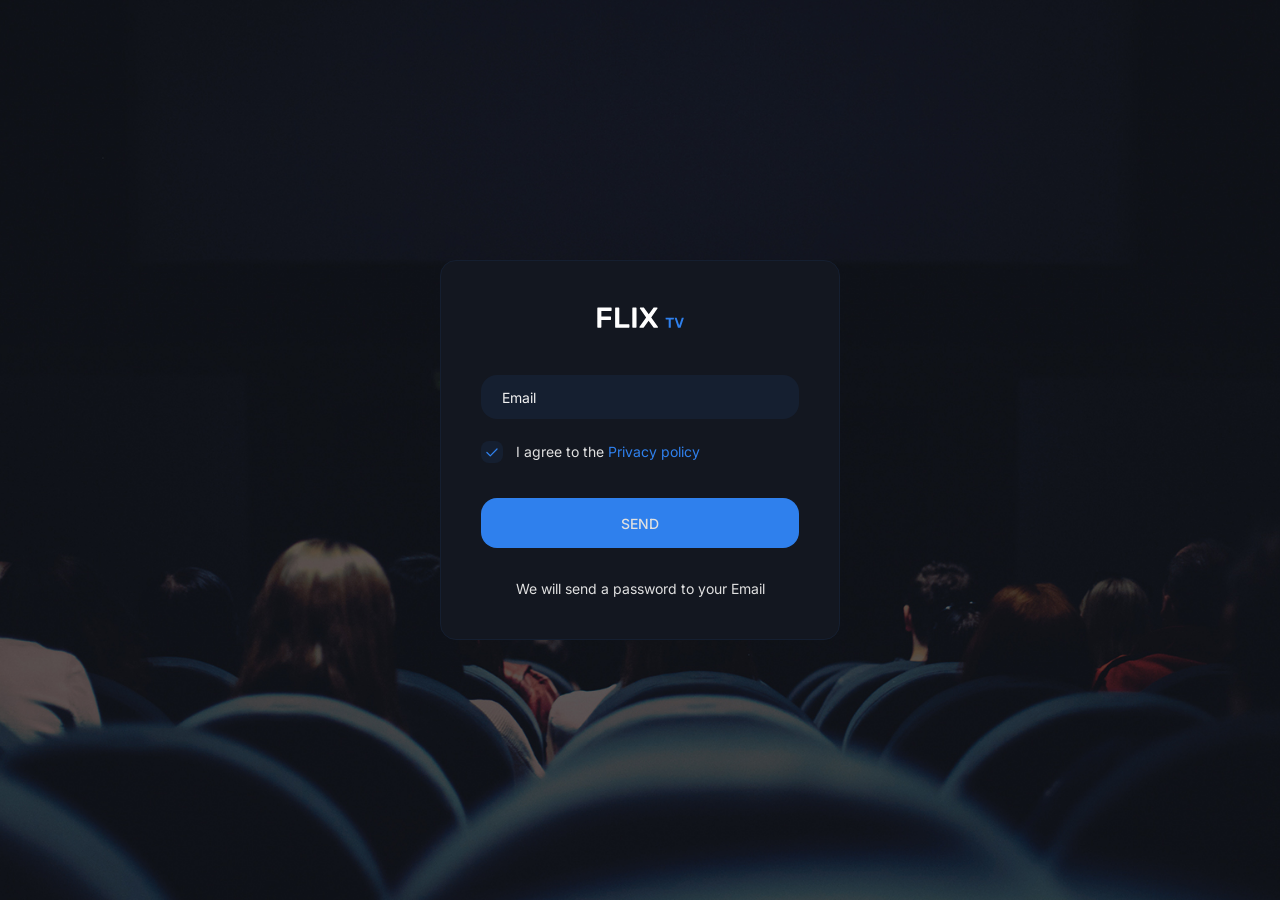
<file: www/admin/forgot.html>
<!DOCTYPE html>
<html lang="en">
<head>
	<meta charset="utf-8">
	<meta name="viewport" content="width=device-width, initial-scale=1, shrink-to-fit=no">

	<!-- CSS -->
	<link rel="stylesheet" href="css/bootstrap-reboot.min.css">
	<link rel="stylesheet" href="css/bootstrap-grid.min.css">
	<link rel="stylesheet" href="css/magnific-popup.css">
	<link rel="stylesheet" href="css/select2.min.css">
	<link rel="stylesheet" href="css/admin.css">

	<!-- Favicons -->
	<link rel="icon" type="image/png" href="icon/favicon-32x32.png" sizes="32x32">
	<link rel="apple-touch-icon" href="icon/favicon-32x32.png">

	<meta name="description" content="">
	<meta name="keywords" content="">
	<meta name="author" content="Dmitry Volkov">
	<title>FlixTV – Movies & TV Shows, Online cinema HTML Template</title>

</head>
<body>
	<!-- sign in -->
	<div class="sign section--bg" data-bg="img/bg.jpg">
		<div class="container">
			<div class="row">
				<div class="col-12">
					<div class="sign__content">
						<!-- authorization form -->
						<form action="#" class="sign__form">
							<a href="index.html" class="sign__logo">
								<img src="img/logo.svg" alt="">
							</a>

							<div class="sign__group">
								<input type="text" class="sign__input" placeholder="Email">
							</div>

							<div class="sign__group sign__group--checkbox">
								<input id="remember" name="remember" type="checkbox" checked="checked">
								<label for="remember">I agree to the <a href="#">Privacy policy</a></label>
							</div>
							
							<button class="sign__btn" type="button">Send</button>

							<span class="sign__text">We will send a password to your Email</span>
						</form>
						<!-- end authorization form -->
					</div>
				</div>
			</div>
		</div>
	</div>
	<!-- end sign in -->

	<!-- JS -->
	<script src="js/jquery-3.5.1.min.js"></script>
	<script src="js/bootstrap.bundle.min.js"></script>
	<script src="js/jquery.magnific-popup.min.js"></script>
	<script src="js/smooth-scrollbar.js"></script>
	<script src="js/select2.min.js"></script>
	<script src="js/admin.js"></script>
</body>
</html>
</file>
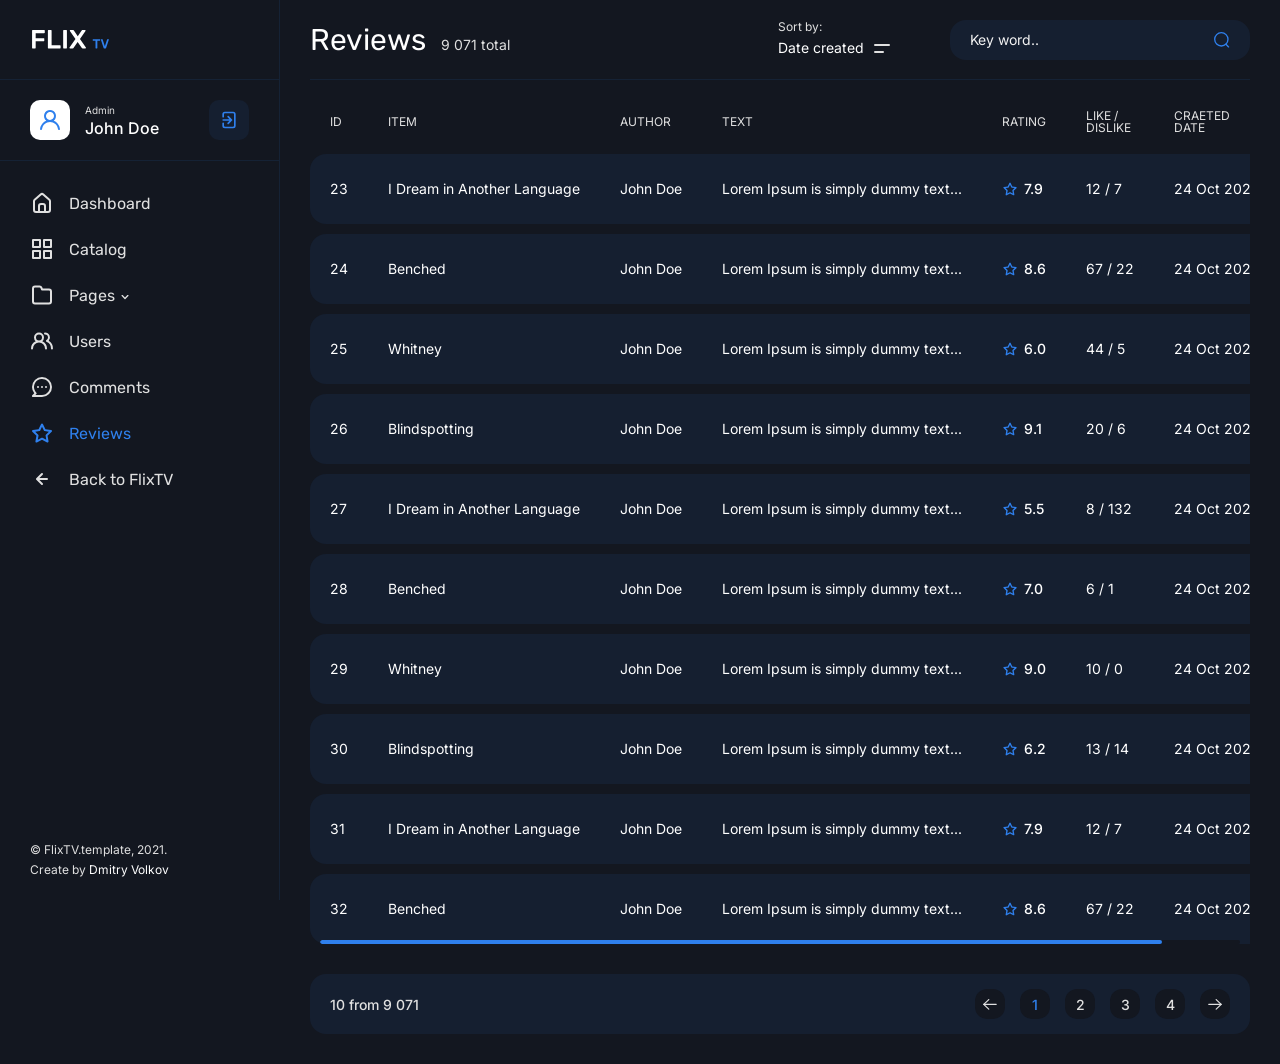
<file: www/admin/reviews.html>
<!DOCTYPE html>
<html lang="en">
<head>
	<meta charset="utf-8">
	<meta name="viewport" content="width=device-width, initial-scale=1, shrink-to-fit=no">

	<!-- CSS -->
	<link rel="stylesheet" href="css/bootstrap-reboot.min.css">
	<link rel="stylesheet" href="css/bootstrap-grid.min.css">
	<link rel="stylesheet" href="css/magnific-popup.css">
	<link rel="stylesheet" href="css/select2.min.css">
	<link rel="stylesheet" href="css/admin.css">

	<!-- Favicons -->
	<link rel="icon" type="image/png" href="icon/favicon-32x32.png" sizes="32x32">
	<link rel="apple-touch-icon" href="icon/favicon-32x32.png">

	<meta name="description" content="">
	<meta name="keywords" content="">
	<meta name="author" content="Dmitry Volkov">
	<title>FlixTV – Movies & TV Shows, Online cinema HTML Template</title>

</head>
<body>
	<!-- header -->
	<header class="header">
		<div class="header__content">
			<!-- header logo -->
			<a href="index.html" class="header__logo">
				<img src="img/logo.svg" alt="">
			</a>
			<!-- end header logo -->

			<!-- header menu btn -->
			<button class="header__btn" type="button">
				<span></span>
				<span></span>
				<span></span>
			</button>
			<!-- end header menu btn -->
		</div>
	</header>
	<!-- end header -->

	<!-- sidebar -->
	<div class="sidebar">
		<!-- sidebar logo -->
		<a href="index.html" class="sidebar__logo">
			<img src="img/logo.svg" alt="">
		</a>
		<!-- end sidebar logo -->
		
		<!-- sidebar user -->
		<div class="sidebar__user">
			<div class="sidebar__user-img">
				<img src="img/user.svg" alt="">
			</div>

			<div class="sidebar__user-title">
				<span>Admin</span>
				<p>John Doe</p>
			</div>

			<button class="sidebar__user-btn" type="button">
				<svg xmlns="http://www.w3.org/2000/svg" viewBox="0 0 24 24"><path d="M4,12a1,1,0,0,0,1,1h7.59l-2.3,2.29a1,1,0,0,0,0,1.42,1,1,0,0,0,1.42,0l4-4a1,1,0,0,0,.21-.33,1,1,0,0,0,0-.76,1,1,0,0,0-.21-.33l-4-4a1,1,0,1,0-1.42,1.42L12.59,11H5A1,1,0,0,0,4,12ZM17,2H7A3,3,0,0,0,4,5V8A1,1,0,0,0,6,8V5A1,1,0,0,1,7,4H17a1,1,0,0,1,1,1V19a1,1,0,0,1-1,1H7a1,1,0,0,1-1-1V16a1,1,0,0,0-2,0v3a3,3,0,0,0,3,3H17a3,3,0,0,0,3-3V5A3,3,0,0,0,17,2Z"/></svg>
			</button>
		</div>
		<!-- end sidebar user -->

		<!-- sidebar nav -->
		<ul class="sidebar__nav">
			<li class="sidebar__nav-item">
				<a href="index.html" class="sidebar__nav-link"><svg xmlns="http://www.w3.org/2000/svg" viewBox="0 0 24 24"><path d="M20,8h0L14,2.74a3,3,0,0,0-4,0L4,8a3,3,0,0,0-1,2.26V19a3,3,0,0,0,3,3H18a3,3,0,0,0,3-3V10.25A3,3,0,0,0,20,8ZM14,20H10V15a1,1,0,0,1,1-1h2a1,1,0,0,1,1,1Zm5-1a1,1,0,0,1-1,1H16V15a3,3,0,0,0-3-3H11a3,3,0,0,0-3,3v5H6a1,1,0,0,1-1-1V10.25a1,1,0,0,1,.34-.75l6-5.25a1,1,0,0,1,1.32,0l6,5.25a1,1,0,0,1,.34.75Z"/></svg> <span>Dashboard</span></a>
			</li>

			<li class="sidebar__nav-item">
				<a href="catalog.html" class="sidebar__nav-link"><svg xmlns="http://www.w3.org/2000/svg" viewBox="0 0 24 24"><path d="M10,13H3a1,1,0,0,0-1,1v7a1,1,0,0,0,1,1h7a1,1,0,0,0,1-1V14A1,1,0,0,0,10,13ZM9,20H4V15H9ZM21,2H14a1,1,0,0,0-1,1v7a1,1,0,0,0,1,1h7a1,1,0,0,0,1-1V3A1,1,0,0,0,21,2ZM20,9H15V4h5Zm1,4H14a1,1,0,0,0-1,1v7a1,1,0,0,0,1,1h7a1,1,0,0,0,1-1V14A1,1,0,0,0,21,13Zm-1,7H15V15h5ZM10,2H3A1,1,0,0,0,2,3v7a1,1,0,0,0,1,1h7a1,1,0,0,0,1-1V3A1,1,0,0,0,10,2ZM9,9H4V4H9Z"/></svg> <span>Catalog</span></a>
			</li>

			<!-- collapse -->
			<li class="sidebar__nav-item">
				<a class="sidebar__nav-link" data-toggle="collapse" href="#collapseMenu" role="button" aria-expanded="false" aria-controls="collapseMenu"><svg xmlns="http://www.w3.org/2000/svg" viewBox="0 0 24 24"><path d="M19,5.5H12.72l-.32-1a3,3,0,0,0-2.84-2H5a3,3,0,0,0-3,3v13a3,3,0,0,0,3,3H19a3,3,0,0,0,3-3V8.5A3,3,0,0,0,19,5.5Zm1,13a1,1,0,0,1-1,1H5a1,1,0,0,1-1-1V5.5a1,1,0,0,1,1-1H9.56a1,1,0,0,1,.95.68l.54,1.64A1,1,0,0,0,12,7.5h7a1,1,0,0,1,1,1Z"/></svg> <span>Pages</span> <svg xmlns="http://www.w3.org/2000/svg" viewBox="0 0 24 24"><path d="M17,9.17a1,1,0,0,0-1.41,0L12,12.71,8.46,9.17a1,1,0,0,0-1.41,0,1,1,0,0,0,0,1.42l4.24,4.24a1,1,0,0,0,1.42,0L17,10.59A1,1,0,0,0,17,9.17Z"/></svg></a>

				<ul class="collapse sidebar__menu" id="collapseMenu">
					<li><a href="add-item.html">Add item</a></li>
					<li><a href="edit-user.html">Edit user</a></li>
					<li><a href="signin.html">Sign in</a></li>
					<li><a href="signup.html">Sign up</a></li>
					<li><a href="forgot.html">Forgot password</a></li>
					<li><a href="404.html">404 page</a></li>
				</ul>
			</li>
			<!-- end collapse -->

			<li class="sidebar__nav-item">
				<a href="users.html" class="sidebar__nav-link"><svg xmlns="http://www.w3.org/2000/svg" viewBox="0 0 24 24"><path d="M12.3,12.22A4.92,4.92,0,0,0,14,8.5a5,5,0,0,0-10,0,4.92,4.92,0,0,0,1.7,3.72A8,8,0,0,0,1,19.5a1,1,0,0,0,2,0,6,6,0,0,1,12,0,1,1,0,0,0,2,0A8,8,0,0,0,12.3,12.22ZM9,11.5a3,3,0,1,1,3-3A3,3,0,0,1,9,11.5Zm9.74.32A5,5,0,0,0,15,3.5a1,1,0,0,0,0,2,3,3,0,0,1,3,3,3,3,0,0,1-1.5,2.59,1,1,0,0,0-.5.84,1,1,0,0,0,.45.86l.39.26.13.07a7,7,0,0,1,4,6.38,1,1,0,0,0,2,0A9,9,0,0,0,18.74,11.82Z"/></svg> <span>Users</span></a>
			</li>

			<li class="sidebar__nav-item">
				<a href="comments.html" class="sidebar__nav-link"><svg xmlns="http://www.w3.org/2000/svg" viewBox="0 0 24 24"><path d="M8,11a1,1,0,1,0,1,1A1,1,0,0,0,8,11Zm4,0a1,1,0,1,0,1,1A1,1,0,0,0,12,11Zm4,0a1,1,0,1,0,1,1A1,1,0,0,0,16,11ZM12,2A10,10,0,0,0,2,12a9.89,9.89,0,0,0,2.26,6.33l-2,2a1,1,0,0,0-.21,1.09A1,1,0,0,0,3,22h9A10,10,0,0,0,12,2Zm0,18H5.41l.93-.93a1,1,0,0,0,.3-.71,1,1,0,0,0-.3-.7A8,8,0,1,1,12,20Z"/></svg> <span>Comments</span></a>
			</li>

			<li class="sidebar__nav-item">
				<a href="reviews.html" class="sidebar__nav-link sidebar__nav-link--active"><svg xmlns="http://www.w3.org/2000/svg" viewBox="0 0 24 24"><path d="M22,9.67A1,1,0,0,0,21.14,9l-5.69-.83L12.9,3a1,1,0,0,0-1.8,0L8.55,8.16,2.86,9a1,1,0,0,0-.81.68,1,1,0,0,0,.25,1l4.13,4-1,5.68A1,1,0,0,0,6.9,21.44L12,18.77l5.1,2.67a.93.93,0,0,0,.46.12,1,1,0,0,0,.59-.19,1,1,0,0,0,.4-1l-1-5.68,4.13-4A1,1,0,0,0,22,9.67Zm-6.15,4a1,1,0,0,0-.29.88l.72,4.2-3.76-2a1.06,1.06,0,0,0-.94,0l-3.76,2,.72-4.2a1,1,0,0,0-.29-.88l-3-3,4.21-.61a1,1,0,0,0,.76-.55L12,5.7l1.88,3.82a1,1,0,0,0,.76.55l4.21.61Z"/></svg> <span>Reviews</span></a>
			</li>
			<li class="sidebar__nav-item">
				<a href="../main/index.html" class="sidebar__nav-link"><svg xmlns="http://www.w3.org/2000/svg" viewBox="0 0 24 24"><path d="M17,11H9.41l3.3-3.29a1,1,0,1,0-1.42-1.42l-5,5a1,1,0,0,0-.21.33,1,1,0,0,0,0,.76,1,1,0,0,0,.21.33l5,5a1,1,0,0,0,1.42,0,1,1,0,0,0,0-1.42L9.41,13H17a1,1,0,0,0,0-2Z"/></svg> <span>Back to FlixTV</span></a>
			</li>
		</ul>
		<!-- end sidebar nav -->
		
		<!-- sidebar copyright -->
		<div class="sidebar__copyright">© FlixTV.template, 2021. <br>Create by <a href="https://themeforest.net/user/dmitryvolkov/portfolio" target="_blank">Dmitry Volkov</a></div>
		<!-- end sidebar copyright -->
	</div>
	<!-- end sidebar -->

	<!-- main content -->
	<main class="main">
		<div class="container-fluid">
			<div class="row">
				<!-- main title -->
				<div class="col-12">
					<div class="main__title">
						<h2>Reviews</h2>

						<span class="main__title-stat">9 071 total</span>

						<div class="main__title-wrap">
							<!-- filter sort -->
							<div class="filter" id="filter__sort">
								<span class="filter__item-label">Sort by:</span>

								<div class="filter__item-btn dropdown-toggle" role="navigation" id="filter-sort" data-toggle="dropdown" aria-haspopup="true" aria-expanded="false">
									<input type="button" value="Date created">
									<span></span>
								</div>

								<ul class="filter__item-menu dropdown-menu scrollbar-dropdown" aria-labelledby="filter-sort">
									<li>Date created</li>
									<li>Rating</li>
								</ul>
							</div>
							<!-- end filter sort -->

							<!-- search -->
							<form action="#" class="main__title-form">
								<input type="text" placeholder="Key word..">
								<button type="button">
									<svg width="18" height="18" viewBox="0 0 18 18" fill="none" xmlns="http://www.w3.org/2000/svg"><circle cx="8.25998" cy="8.25995" r="7.48191" stroke="#2F80ED" stroke-width="1.5" stroke-linecap="round" stroke-linejoin="round"></circle><path d="M13.4637 13.8523L16.3971 16.778" stroke="#2F80ED" stroke-width="1.5" stroke-linecap="round" stroke-linejoin="round"></path></svg>
								</button>
							</form>
							<!-- end search -->
						</div>
					</div>
				</div>
				<!-- end main title -->

				<!-- reviews -->
				<div class="col-12">
					<div class="main__table-wrap">
						<table class="main__table">
							<thead>
								<tr>
									<th>ID</th>
									<th>ITEM</th>
									<th>AUTHOR</th>
									<th>TEXT</th>
									<th>RATING</th>
									<th>LIKE / DISLIKE</th>
									<th>CRAETED DATE</th>
									<th>ACTIONS</th>
								</tr>
							</thead>

							<tbody>
								<tr>
									<td>
										<div class="main__table-text">23</div>
									</td>
									<td>
										<div class="main__table-text"><a href="#">I Dream in Another Language</a></div>
									</td>
									<td>
										<div class="main__table-text">John Doe</div>
									</td>
									<td>
										<div class="main__table-text">Lorem Ipsum is simply dummy text...</div>
									</td>
									<td>
										<div class="main__table-text main__table-text--rate"><svg xmlns="http://www.w3.org/2000/svg" viewBox="0 0 24 24"><path d="M22,9.67A1,1,0,0,0,21.14,9l-5.69-.83L12.9,3a1,1,0,0,0-1.8,0L8.55,8.16,2.86,9a1,1,0,0,0-.81.68,1,1,0,0,0,.25,1l4.13,4-1,5.68A1,1,0,0,0,6.9,21.44L12,18.77l5.1,2.67a.93.93,0,0,0,.46.12,1,1,0,0,0,.59-.19,1,1,0,0,0,.4-1l-1-5.68,4.13-4A1,1,0,0,0,22,9.67Zm-6.15,4a1,1,0,0,0-.29.88l.72,4.2-3.76-2a1.06,1.06,0,0,0-.94,0l-3.76,2,.72-4.2a1,1,0,0,0-.29-.88l-3-3,4.21-.61a1,1,0,0,0,.76-.55L12,5.7l1.88,3.82a1,1,0,0,0,.76.55l4.21.61Z"/></svg> 7.9</div>
									</td>
									<td>
										<div class="main__table-text">12 / 7</div>
									</td>
									<td>
										<div class="main__table-text">24 Oct 2021</div>
									</td>
									<td>
										<div class="main__table-btns">
											<a href="#modal-view" class="main__table-btn main__table-btn--view open-modal">
												<svg xmlns="http://www.w3.org/2000/svg" viewBox="0 0 24 24"><path d="M21.92,11.6C19.9,6.91,16.1,4,12,4S4.1,6.91,2.08,11.6a1,1,0,0,0,0,.8C4.1,17.09,7.9,20,12,20s7.9-2.91,9.92-7.6A1,1,0,0,0,21.92,11.6ZM12,18c-3.17,0-6.17-2.29-7.9-6C5.83,8.29,8.83,6,12,6s6.17,2.29,7.9,6C18.17,15.71,15.17,18,12,18ZM12,8a4,4,0,1,0,4,4A4,4,0,0,0,12,8Zm0,6a2,2,0,1,1,2-2A2,2,0,0,1,12,14Z"/></svg>
											</a>
											<a href="#modal-delete" class="main__table-btn main__table-btn--delete open-modal">
												<svg xmlns="http://www.w3.org/2000/svg" viewBox="0 0 24 24"><path d="M10,18a1,1,0,0,0,1-1V11a1,1,0,0,0-2,0v6A1,1,0,0,0,10,18ZM20,6H16V5a3,3,0,0,0-3-3H11A3,3,0,0,0,8,5V6H4A1,1,0,0,0,4,8H5V19a3,3,0,0,0,3,3h8a3,3,0,0,0,3-3V8h1a1,1,0,0,0,0-2ZM10,5a1,1,0,0,1,1-1h2a1,1,0,0,1,1,1V6H10Zm7,14a1,1,0,0,1-1,1H8a1,1,0,0,1-1-1V8H17Zm-3-1a1,1,0,0,0,1-1V11a1,1,0,0,0-2,0v6A1,1,0,0,0,14,18Z"/></svg>
											</a>
										</div>
									</td>
								</tr>
								<tr>
									<td>
										<div class="main__table-text">24</div>
									</td>
									<td>
										<div class="main__table-text"><a href="#">Benched</a></div>
									</td>
									<td>
										<div class="main__table-text">John Doe</div>
									</td>
									<td>
										<div class="main__table-text">Lorem Ipsum is simply dummy text...</div>
									</td>
									<td>
										<div class="main__table-text main__table-text--rate"><svg xmlns="http://www.w3.org/2000/svg" viewBox="0 0 24 24"><path d="M22,9.67A1,1,0,0,0,21.14,9l-5.69-.83L12.9,3a1,1,0,0,0-1.8,0L8.55,8.16,2.86,9a1,1,0,0,0-.81.68,1,1,0,0,0,.25,1l4.13,4-1,5.68A1,1,0,0,0,6.9,21.44L12,18.77l5.1,2.67a.93.93,0,0,0,.46.12,1,1,0,0,0,.59-.19,1,1,0,0,0,.4-1l-1-5.68,4.13-4A1,1,0,0,0,22,9.67Zm-6.15,4a1,1,0,0,0-.29.88l.72,4.2-3.76-2a1.06,1.06,0,0,0-.94,0l-3.76,2,.72-4.2a1,1,0,0,0-.29-.88l-3-3,4.21-.61a1,1,0,0,0,.76-.55L12,5.7l1.88,3.82a1,1,0,0,0,.76.55l4.21.61Z"/></svg> 8.6</div>
									</td>
									<td>
										<div class="main__table-text">67 / 22</div>
									</td>
									<td>
										<div class="main__table-text">24 Oct 2021</div>
									</td>
									<td>
										<div class="main__table-btns">
											<a href="#modal-view" class="main__table-btn main__table-btn--view open-modal">
												<svg xmlns="http://www.w3.org/2000/svg" viewBox="0 0 24 24"><path d="M21.92,11.6C19.9,6.91,16.1,4,12,4S4.1,6.91,2.08,11.6a1,1,0,0,0,0,.8C4.1,17.09,7.9,20,12,20s7.9-2.91,9.92-7.6A1,1,0,0,0,21.92,11.6ZM12,18c-3.17,0-6.17-2.29-7.9-6C5.83,8.29,8.83,6,12,6s6.17,2.29,7.9,6C18.17,15.71,15.17,18,12,18ZM12,8a4,4,0,1,0,4,4A4,4,0,0,0,12,8Zm0,6a2,2,0,1,1,2-2A2,2,0,0,1,12,14Z"/></svg>
											</a>
											<a href="#modal-delete" class="main__table-btn main__table-btn--delete open-modal">
												<svg xmlns="http://www.w3.org/2000/svg" viewBox="0 0 24 24"><path d="M10,18a1,1,0,0,0,1-1V11a1,1,0,0,0-2,0v6A1,1,0,0,0,10,18ZM20,6H16V5a3,3,0,0,0-3-3H11A3,3,0,0,0,8,5V6H4A1,1,0,0,0,4,8H5V19a3,3,0,0,0,3,3h8a3,3,0,0,0,3-3V8h1a1,1,0,0,0,0-2ZM10,5a1,1,0,0,1,1-1h2a1,1,0,0,1,1,1V6H10Zm7,14a1,1,0,0,1-1,1H8a1,1,0,0,1-1-1V8H17Zm-3-1a1,1,0,0,0,1-1V11a1,1,0,0,0-2,0v6A1,1,0,0,0,14,18Z"/></svg>
											</a>
										</div>
									</td>
								</tr>
								<tr>
									<td>
										<div class="main__table-text">25</div>
									</td>
									<td>
										<div class="main__table-text"><a href="#">Whitney</a></div>
									</td>
									<td>
										<div class="main__table-text">John Doe</div>
									</td>
									<td>
										<div class="main__table-text">Lorem Ipsum is simply dummy text...</div>
									</td>
									<td>
										<div class="main__table-text main__table-text--rate"><svg xmlns="http://www.w3.org/2000/svg" viewBox="0 0 24 24"><path d="M22,9.67A1,1,0,0,0,21.14,9l-5.69-.83L12.9,3a1,1,0,0,0-1.8,0L8.55,8.16,2.86,9a1,1,0,0,0-.81.68,1,1,0,0,0,.25,1l4.13,4-1,5.68A1,1,0,0,0,6.9,21.44L12,18.77l5.1,2.67a.93.93,0,0,0,.46.12,1,1,0,0,0,.59-.19,1,1,0,0,0,.4-1l-1-5.68,4.13-4A1,1,0,0,0,22,9.67Zm-6.15,4a1,1,0,0,0-.29.88l.72,4.2-3.76-2a1.06,1.06,0,0,0-.94,0l-3.76,2,.72-4.2a1,1,0,0,0-.29-.88l-3-3,4.21-.61a1,1,0,0,0,.76-.55L12,5.7l1.88,3.82a1,1,0,0,0,.76.55l4.21.61Z"/></svg> 6.0</div>
									</td>
									<td>
										<div class="main__table-text">44 / 5</div>
									</td>
									<td>
										<div class="main__table-text">24 Oct 2021</div>
									</td>
									<td>
										<div class="main__table-btns">
											<a href="#modal-view" class="main__table-btn main__table-btn--view open-modal">
												<svg xmlns="http://www.w3.org/2000/svg" viewBox="0 0 24 24"><path d="M21.92,11.6C19.9,6.91,16.1,4,12,4S4.1,6.91,2.08,11.6a1,1,0,0,0,0,.8C4.1,17.09,7.9,20,12,20s7.9-2.91,9.92-7.6A1,1,0,0,0,21.92,11.6ZM12,18c-3.17,0-6.17-2.29-7.9-6C5.83,8.29,8.83,6,12,6s6.17,2.29,7.9,6C18.17,15.71,15.17,18,12,18ZM12,8a4,4,0,1,0,4,4A4,4,0,0,0,12,8Zm0,6a2,2,0,1,1,2-2A2,2,0,0,1,12,14Z"/></svg>
											</a>
											<a href="#modal-delete" class="main__table-btn main__table-btn--delete open-modal">
												<svg xmlns="http://www.w3.org/2000/svg" viewBox="0 0 24 24"><path d="M10,18a1,1,0,0,0,1-1V11a1,1,0,0,0-2,0v6A1,1,0,0,0,10,18ZM20,6H16V5a3,3,0,0,0-3-3H11A3,3,0,0,0,8,5V6H4A1,1,0,0,0,4,8H5V19a3,3,0,0,0,3,3h8a3,3,0,0,0,3-3V8h1a1,1,0,0,0,0-2ZM10,5a1,1,0,0,1,1-1h2a1,1,0,0,1,1,1V6H10Zm7,14a1,1,0,0,1-1,1H8a1,1,0,0,1-1-1V8H17Zm-3-1a1,1,0,0,0,1-1V11a1,1,0,0,0-2,0v6A1,1,0,0,0,14,18Z"/></svg>
											</a>
										</div>
									</td>
								</tr>
								<tr>
									<td>
										<div class="main__table-text">26</div>
									</td>
									<td>
										<div class="main__table-text"><a href="#">Blindspotting</a></div>
									</td>
									<td>
										<div class="main__table-text">John Doe</div>
									</td>
									<td>
										<div class="main__table-text">Lorem Ipsum is simply dummy text...</div>
									</td>
									<td>
										<div class="main__table-text main__table-text--rate"><svg xmlns="http://www.w3.org/2000/svg" viewBox="0 0 24 24"><path d="M22,9.67A1,1,0,0,0,21.14,9l-5.69-.83L12.9,3a1,1,0,0,0-1.8,0L8.55,8.16,2.86,9a1,1,0,0,0-.81.68,1,1,0,0,0,.25,1l4.13,4-1,5.68A1,1,0,0,0,6.9,21.44L12,18.77l5.1,2.67a.93.93,0,0,0,.46.12,1,1,0,0,0,.59-.19,1,1,0,0,0,.4-1l-1-5.68,4.13-4A1,1,0,0,0,22,9.67Zm-6.15,4a1,1,0,0,0-.29.88l.72,4.2-3.76-2a1.06,1.06,0,0,0-.94,0l-3.76,2,.72-4.2a1,1,0,0,0-.29-.88l-3-3,4.21-.61a1,1,0,0,0,.76-.55L12,5.7l1.88,3.82a1,1,0,0,0,.76.55l4.21.61Z"/></svg> 9.1</div>
									</td>
									<td>
										<div class="main__table-text">20 / 6</div>
									</td>
									<td>
										<div class="main__table-text">24 Oct 2021</div>
									</td>
									<td>
										<div class="main__table-btns">
											<a href="#modal-view" class="main__table-btn main__table-btn--view open-modal">
												<svg xmlns="http://www.w3.org/2000/svg" viewBox="0 0 24 24"><path d="M21.92,11.6C19.9,6.91,16.1,4,12,4S4.1,6.91,2.08,11.6a1,1,0,0,0,0,.8C4.1,17.09,7.9,20,12,20s7.9-2.91,9.92-7.6A1,1,0,0,0,21.92,11.6ZM12,18c-3.17,0-6.17-2.29-7.9-6C5.83,8.29,8.83,6,12,6s6.17,2.29,7.9,6C18.17,15.71,15.17,18,12,18ZM12,8a4,4,0,1,0,4,4A4,4,0,0,0,12,8Zm0,6a2,2,0,1,1,2-2A2,2,0,0,1,12,14Z"/></svg>
											</a>
											<a href="#modal-delete" class="main__table-btn main__table-btn--delete open-modal">
												<svg xmlns="http://www.w3.org/2000/svg" viewBox="0 0 24 24"><path d="M10,18a1,1,0,0,0,1-1V11a1,1,0,0,0-2,0v6A1,1,0,0,0,10,18ZM20,6H16V5a3,3,0,0,0-3-3H11A3,3,0,0,0,8,5V6H4A1,1,0,0,0,4,8H5V19a3,3,0,0,0,3,3h8a3,3,0,0,0,3-3V8h1a1,1,0,0,0,0-2ZM10,5a1,1,0,0,1,1-1h2a1,1,0,0,1,1,1V6H10Zm7,14a1,1,0,0,1-1,1H8a1,1,0,0,1-1-1V8H17Zm-3-1a1,1,0,0,0,1-1V11a1,1,0,0,0-2,0v6A1,1,0,0,0,14,18Z"/></svg>
											</a>
										</div>
									</td>
								</tr>
								<tr>
									<td>
										<div class="main__table-text">27</div>
									</td>
									<td>
										<div class="main__table-text"><a href="#">I Dream in Another Language</a></div>
									</td>
									<td>
										<div class="main__table-text">John Doe</div>
									</td>
									<td>
										<div class="main__table-text">Lorem Ipsum is simply dummy text...</div>
									</td>
									<td>
										<div class="main__table-text main__table-text--rate"><svg xmlns="http://www.w3.org/2000/svg" viewBox="0 0 24 24"><path d="M22,9.67A1,1,0,0,0,21.14,9l-5.69-.83L12.9,3a1,1,0,0,0-1.8,0L8.55,8.16,2.86,9a1,1,0,0,0-.81.68,1,1,0,0,0,.25,1l4.13,4-1,5.68A1,1,0,0,0,6.9,21.44L12,18.77l5.1,2.67a.93.93,0,0,0,.46.12,1,1,0,0,0,.59-.19,1,1,0,0,0,.4-1l-1-5.68,4.13-4A1,1,0,0,0,22,9.67Zm-6.15,4a1,1,0,0,0-.29.88l.72,4.2-3.76-2a1.06,1.06,0,0,0-.94,0l-3.76,2,.72-4.2a1,1,0,0,0-.29-.88l-3-3,4.21-.61a1,1,0,0,0,.76-.55L12,5.7l1.88,3.82a1,1,0,0,0,.76.55l4.21.61Z"/></svg> 5.5</div>
									</td>
									<td>
										<div class="main__table-text">8 / 132</div>
									</td>
									<td>
										<div class="main__table-text">24 Oct 2021</div>
									</td>
									<td>
										<div class="main__table-btns">
											<a href="#modal-view" class="main__table-btn main__table-btn--view open-modal">
												<svg xmlns="http://www.w3.org/2000/svg" viewBox="0 0 24 24"><path d="M21.92,11.6C19.9,6.91,16.1,4,12,4S4.1,6.91,2.08,11.6a1,1,0,0,0,0,.8C4.1,17.09,7.9,20,12,20s7.9-2.91,9.92-7.6A1,1,0,0,0,21.92,11.6ZM12,18c-3.17,0-6.17-2.29-7.9-6C5.83,8.29,8.83,6,12,6s6.17,2.29,7.9,6C18.17,15.71,15.17,18,12,18ZM12,8a4,4,0,1,0,4,4A4,4,0,0,0,12,8Zm0,6a2,2,0,1,1,2-2A2,2,0,0,1,12,14Z"/></svg>
											</a>
											<a href="#modal-delete" class="main__table-btn main__table-btn--delete open-modal">
												<svg xmlns="http://www.w3.org/2000/svg" viewBox="0 0 24 24"><path d="M10,18a1,1,0,0,0,1-1V11a1,1,0,0,0-2,0v6A1,1,0,0,0,10,18ZM20,6H16V5a3,3,0,0,0-3-3H11A3,3,0,0,0,8,5V6H4A1,1,0,0,0,4,8H5V19a3,3,0,0,0,3,3h8a3,3,0,0,0,3-3V8h1a1,1,0,0,0,0-2ZM10,5a1,1,0,0,1,1-1h2a1,1,0,0,1,1,1V6H10Zm7,14a1,1,0,0,1-1,1H8a1,1,0,0,1-1-1V8H17Zm-3-1a1,1,0,0,0,1-1V11a1,1,0,0,0-2,0v6A1,1,0,0,0,14,18Z"/></svg>
											</a>
										</div>
									</td>
								</tr>
								<tr>
									<td>
										<div class="main__table-text">28</div>
									</td>
									<td>
										<div class="main__table-text"><a href="#">Benched</a></div>
									</td>
									<td>
										<div class="main__table-text">John Doe</div>
									</td>
									<td>
										<div class="main__table-text">Lorem Ipsum is simply dummy text...</div>
									</td>
									<td>
										<div class="main__table-text main__table-text--rate"><svg xmlns="http://www.w3.org/2000/svg" viewBox="0 0 24 24"><path d="M22,9.67A1,1,0,0,0,21.14,9l-5.69-.83L12.9,3a1,1,0,0,0-1.8,0L8.55,8.16,2.86,9a1,1,0,0,0-.81.68,1,1,0,0,0,.25,1l4.13,4-1,5.68A1,1,0,0,0,6.9,21.44L12,18.77l5.1,2.67a.93.93,0,0,0,.46.12,1,1,0,0,0,.59-.19,1,1,0,0,0,.4-1l-1-5.68,4.13-4A1,1,0,0,0,22,9.67Zm-6.15,4a1,1,0,0,0-.29.88l.72,4.2-3.76-2a1.06,1.06,0,0,0-.94,0l-3.76,2,.72-4.2a1,1,0,0,0-.29-.88l-3-3,4.21-.61a1,1,0,0,0,.76-.55L12,5.7l1.88,3.82a1,1,0,0,0,.76.55l4.21.61Z"/></svg> 7.0</div>
									</td>
									<td>
										<div class="main__table-text">6 / 1</div>
									</td>
									<td>
										<div class="main__table-text">24 Oct 2021</div>
									</td>
									<td>
										<div class="main__table-btns">
											<a href="#modal-view" class="main__table-btn main__table-btn--view open-modal">
												<svg xmlns="http://www.w3.org/2000/svg" viewBox="0 0 24 24"><path d="M21.92,11.6C19.9,6.91,16.1,4,12,4S4.1,6.91,2.08,11.6a1,1,0,0,0,0,.8C4.1,17.09,7.9,20,12,20s7.9-2.91,9.92-7.6A1,1,0,0,0,21.92,11.6ZM12,18c-3.17,0-6.17-2.29-7.9-6C5.83,8.29,8.83,6,12,6s6.17,2.29,7.9,6C18.17,15.71,15.17,18,12,18ZM12,8a4,4,0,1,0,4,4A4,4,0,0,0,12,8Zm0,6a2,2,0,1,1,2-2A2,2,0,0,1,12,14Z"/></svg>
											</a>
											<a href="#modal-delete" class="main__table-btn main__table-btn--delete open-modal">
												<svg xmlns="http://www.w3.org/2000/svg" viewBox="0 0 24 24"><path d="M10,18a1,1,0,0,0,1-1V11a1,1,0,0,0-2,0v6A1,1,0,0,0,10,18ZM20,6H16V5a3,3,0,0,0-3-3H11A3,3,0,0,0,8,5V6H4A1,1,0,0,0,4,8H5V19a3,3,0,0,0,3,3h8a3,3,0,0,0,3-3V8h1a1,1,0,0,0,0-2ZM10,5a1,1,0,0,1,1-1h2a1,1,0,0,1,1,1V6H10Zm7,14a1,1,0,0,1-1,1H8a1,1,0,0,1-1-1V8H17Zm-3-1a1,1,0,0,0,1-1V11a1,1,0,0,0-2,0v6A1,1,0,0,0,14,18Z"/></svg>
											</a>
										</div>
									</td>
								</tr>
								<tr>
									<td>
										<div class="main__table-text">29</div>
									</td>
									<td>
										<div class="main__table-text"><a href="#">Whitney</a></div>
									</td>
									<td>
										<div class="main__table-text">John Doe</div>
									</td>
									<td>
										<div class="main__table-text">Lorem Ipsum is simply dummy text...</div>
									</td>
									<td>
										<div class="main__table-text main__table-text--rate"><svg xmlns="http://www.w3.org/2000/svg" viewBox="0 0 24 24"><path d="M22,9.67A1,1,0,0,0,21.14,9l-5.69-.83L12.9,3a1,1,0,0,0-1.8,0L8.55,8.16,2.86,9a1,1,0,0,0-.81.68,1,1,0,0,0,.25,1l4.13,4-1,5.68A1,1,0,0,0,6.9,21.44L12,18.77l5.1,2.67a.93.93,0,0,0,.46.12,1,1,0,0,0,.59-.19,1,1,0,0,0,.4-1l-1-5.68,4.13-4A1,1,0,0,0,22,9.67Zm-6.15,4a1,1,0,0,0-.29.88l.72,4.2-3.76-2a1.06,1.06,0,0,0-.94,0l-3.76,2,.72-4.2a1,1,0,0,0-.29-.88l-3-3,4.21-.61a1,1,0,0,0,.76-.55L12,5.7l1.88,3.82a1,1,0,0,0,.76.55l4.21.61Z"/></svg> 9.0</div>
									</td>
									<td>
										<div class="main__table-text">10 / 0</div>
									</td>
									<td>
										<div class="main__table-text">24 Oct 2021</div>
									</td>
									<td>
										<div class="main__table-btns">
											<a href="#modal-view" class="main__table-btn main__table-btn--view open-modal">
												<svg xmlns="http://www.w3.org/2000/svg" viewBox="0 0 24 24"><path d="M21.92,11.6C19.9,6.91,16.1,4,12,4S4.1,6.91,2.08,11.6a1,1,0,0,0,0,.8C4.1,17.09,7.9,20,12,20s7.9-2.91,9.92-7.6A1,1,0,0,0,21.92,11.6ZM12,18c-3.17,0-6.17-2.29-7.9-6C5.83,8.29,8.83,6,12,6s6.17,2.29,7.9,6C18.17,15.71,15.17,18,12,18ZM12,8a4,4,0,1,0,4,4A4,4,0,0,0,12,8Zm0,6a2,2,0,1,1,2-2A2,2,0,0,1,12,14Z"/></svg>
											</a>
											<a href="#modal-delete" class="main__table-btn main__table-btn--delete open-modal">
												<svg xmlns="http://www.w3.org/2000/svg" viewBox="0 0 24 24"><path d="M10,18a1,1,0,0,0,1-1V11a1,1,0,0,0-2,0v6A1,1,0,0,0,10,18ZM20,6H16V5a3,3,0,0,0-3-3H11A3,3,0,0,0,8,5V6H4A1,1,0,0,0,4,8H5V19a3,3,0,0,0,3,3h8a3,3,0,0,0,3-3V8h1a1,1,0,0,0,0-2ZM10,5a1,1,0,0,1,1-1h2a1,1,0,0,1,1,1V6H10Zm7,14a1,1,0,0,1-1,1H8a1,1,0,0,1-1-1V8H17Zm-3-1a1,1,0,0,0,1-1V11a1,1,0,0,0-2,0v6A1,1,0,0,0,14,18Z"/></svg>
											</a>
										</div>
									</td>
								</tr>
								<tr>
									<td>
										<div class="main__table-text">30</div>
									</td>
									<td>
										<div class="main__table-text"><a href="#">Blindspotting</a></div>
									</td>
									<td>
										<div class="main__table-text">John Doe</div>
									</td>
									<td>
										<div class="main__table-text">Lorem Ipsum is simply dummy text...</div>
									</td>
									<td>
										<div class="main__table-text main__table-text--rate"><svg xmlns="http://www.w3.org/2000/svg" viewBox="0 0 24 24"><path d="M22,9.67A1,1,0,0,0,21.14,9l-5.69-.83L12.9,3a1,1,0,0,0-1.8,0L8.55,8.16,2.86,9a1,1,0,0,0-.81.68,1,1,0,0,0,.25,1l4.13,4-1,5.68A1,1,0,0,0,6.9,21.44L12,18.77l5.1,2.67a.93.93,0,0,0,.46.12,1,1,0,0,0,.59-.19,1,1,0,0,0,.4-1l-1-5.68,4.13-4A1,1,0,0,0,22,9.67Zm-6.15,4a1,1,0,0,0-.29.88l.72,4.2-3.76-2a1.06,1.06,0,0,0-.94,0l-3.76,2,.72-4.2a1,1,0,0,0-.29-.88l-3-3,4.21-.61a1,1,0,0,0,.76-.55L12,5.7l1.88,3.82a1,1,0,0,0,.76.55l4.21.61Z"/></svg> 6.2</div>
									</td>
									<td>
										<div class="main__table-text">13 / 14</div>
									</td>
									<td>
										<div class="main__table-text">24 Oct 2021</div>
									</td>
									<td>
										<div class="main__table-btns">
											<a href="#modal-view" class="main__table-btn main__table-btn--view open-modal">
												<svg xmlns="http://www.w3.org/2000/svg" viewBox="0 0 24 24"><path d="M21.92,11.6C19.9,6.91,16.1,4,12,4S4.1,6.91,2.08,11.6a1,1,0,0,0,0,.8C4.1,17.09,7.9,20,12,20s7.9-2.91,9.92-7.6A1,1,0,0,0,21.92,11.6ZM12,18c-3.17,0-6.17-2.29-7.9-6C5.83,8.29,8.83,6,12,6s6.17,2.29,7.9,6C18.17,15.71,15.17,18,12,18ZM12,8a4,4,0,1,0,4,4A4,4,0,0,0,12,8Zm0,6a2,2,0,1,1,2-2A2,2,0,0,1,12,14Z"/></svg>
											</a>
											<a href="#modal-delete" class="main__table-btn main__table-btn--delete open-modal">
												<svg xmlns="http://www.w3.org/2000/svg" viewBox="0 0 24 24"><path d="M10,18a1,1,0,0,0,1-1V11a1,1,0,0,0-2,0v6A1,1,0,0,0,10,18ZM20,6H16V5a3,3,0,0,0-3-3H11A3,3,0,0,0,8,5V6H4A1,1,0,0,0,4,8H5V19a3,3,0,0,0,3,3h8a3,3,0,0,0,3-3V8h1a1,1,0,0,0,0-2ZM10,5a1,1,0,0,1,1-1h2a1,1,0,0,1,1,1V6H10Zm7,14a1,1,0,0,1-1,1H8a1,1,0,0,1-1-1V8H17Zm-3-1a1,1,0,0,0,1-1V11a1,1,0,0,0-2,0v6A1,1,0,0,0,14,18Z"/></svg>
											</a>
										</div>
									</td>
								</tr>
								<tr>
									<td>
										<div class="main__table-text">31</div>
									</td>
									<td>
										<div class="main__table-text"><a href="#">I Dream in Another Language</a></div>
									</td>
									<td>
										<div class="main__table-text">John Doe</div>
									</td>
									<td>
										<div class="main__table-text">Lorem Ipsum is simply dummy text...</div>
									</td>
									<td>
										<div class="main__table-text main__table-text--rate"><svg xmlns="http://www.w3.org/2000/svg" viewBox="0 0 24 24"><path d="M22,9.67A1,1,0,0,0,21.14,9l-5.69-.83L12.9,3a1,1,0,0,0-1.8,0L8.55,8.16,2.86,9a1,1,0,0,0-.81.68,1,1,0,0,0,.25,1l4.13,4-1,5.68A1,1,0,0,0,6.9,21.44L12,18.77l5.1,2.67a.93.93,0,0,0,.46.12,1,1,0,0,0,.59-.19,1,1,0,0,0,.4-1l-1-5.68,4.13-4A1,1,0,0,0,22,9.67Zm-6.15,4a1,1,0,0,0-.29.88l.72,4.2-3.76-2a1.06,1.06,0,0,0-.94,0l-3.76,2,.72-4.2a1,1,0,0,0-.29-.88l-3-3,4.21-.61a1,1,0,0,0,.76-.55L12,5.7l1.88,3.82a1,1,0,0,0,.76.55l4.21.61Z"/></svg> 7.9</div>
									</td>
									<td>
										<div class="main__table-text">12 / 7</div>
									</td>
									<td>
										<div class="main__table-text">24 Oct 2021</div>
									</td>
									<td>
										<div class="main__table-btns">
											<a href="#modal-view" class="main__table-btn main__table-btn--view open-modal">
												<svg xmlns="http://www.w3.org/2000/svg" viewBox="0 0 24 24"><path d="M21.92,11.6C19.9,6.91,16.1,4,12,4S4.1,6.91,2.08,11.6a1,1,0,0,0,0,.8C4.1,17.09,7.9,20,12,20s7.9-2.91,9.92-7.6A1,1,0,0,0,21.92,11.6ZM12,18c-3.17,0-6.17-2.29-7.9-6C5.83,8.29,8.83,6,12,6s6.17,2.29,7.9,6C18.17,15.71,15.17,18,12,18ZM12,8a4,4,0,1,0,4,4A4,4,0,0,0,12,8Zm0,6a2,2,0,1,1,2-2A2,2,0,0,1,12,14Z"/></svg>
											</a>
											<a href="#modal-delete" class="main__table-btn main__table-btn--delete open-modal">
												<svg xmlns="http://www.w3.org/2000/svg" viewBox="0 0 24 24"><path d="M10,18a1,1,0,0,0,1-1V11a1,1,0,0,0-2,0v6A1,1,0,0,0,10,18ZM20,6H16V5a3,3,0,0,0-3-3H11A3,3,0,0,0,8,5V6H4A1,1,0,0,0,4,8H5V19a3,3,0,0,0,3,3h8a3,3,0,0,0,3-3V8h1a1,1,0,0,0,0-2ZM10,5a1,1,0,0,1,1-1h2a1,1,0,0,1,1,1V6H10Zm7,14a1,1,0,0,1-1,1H8a1,1,0,0,1-1-1V8H17Zm-3-1a1,1,0,0,0,1-1V11a1,1,0,0,0-2,0v6A1,1,0,0,0,14,18Z"/></svg>
											</a>
										</div>
									</td>
								</tr>
								<tr>
									<td>
										<div class="main__table-text">32</div>
									</td>
									<td>
										<div class="main__table-text"><a href="#">Benched</a></div>
									</td>
									<td>
										<div class="main__table-text">John Doe</div>
									</td>
									<td>
										<div class="main__table-text">Lorem Ipsum is simply dummy text...</div>
									</td>
									<td>
										<div class="main__table-text main__table-text--rate"><svg xmlns="http://www.w3.org/2000/svg" viewBox="0 0 24 24"><path d="M22,9.67A1,1,0,0,0,21.14,9l-5.69-.83L12.9,3a1,1,0,0,0-1.8,0L8.55,8.16,2.86,9a1,1,0,0,0-.81.68,1,1,0,0,0,.25,1l4.13,4-1,5.68A1,1,0,0,0,6.9,21.44L12,18.77l5.1,2.67a.93.93,0,0,0,.46.12,1,1,0,0,0,.59-.19,1,1,0,0,0,.4-1l-1-5.68,4.13-4A1,1,0,0,0,22,9.67Zm-6.15,4a1,1,0,0,0-.29.88l.72,4.2-3.76-2a1.06,1.06,0,0,0-.94,0l-3.76,2,.72-4.2a1,1,0,0,0-.29-.88l-3-3,4.21-.61a1,1,0,0,0,.76-.55L12,5.7l1.88,3.82a1,1,0,0,0,.76.55l4.21.61Z"/></svg> 8.6</div>
									</td>
									<td>
										<div class="main__table-text">67 / 22</div>
									</td>
									<td>
										<div class="main__table-text">24 Oct 2021</div>
									</td>
									<td>
										<div class="main__table-btns">
											<a href="#modal-view" class="main__table-btn main__table-btn--view open-modal">
												<svg xmlns="http://www.w3.org/2000/svg" viewBox="0 0 24 24"><path d="M21.92,11.6C19.9,6.91,16.1,4,12,4S4.1,6.91,2.08,11.6a1,1,0,0,0,0,.8C4.1,17.09,7.9,20,12,20s7.9-2.91,9.92-7.6A1,1,0,0,0,21.92,11.6ZM12,18c-3.17,0-6.17-2.29-7.9-6C5.83,8.29,8.83,6,12,6s6.17,2.29,7.9,6C18.17,15.71,15.17,18,12,18ZM12,8a4,4,0,1,0,4,4A4,4,0,0,0,12,8Zm0,6a2,2,0,1,1,2-2A2,2,0,0,1,12,14Z"/></svg>
											</a>
											<a href="#modal-delete" class="main__table-btn main__table-btn--delete open-modal">
												<svg xmlns="http://www.w3.org/2000/svg" viewBox="0 0 24 24"><path d="M10,18a1,1,0,0,0,1-1V11a1,1,0,0,0-2,0v6A1,1,0,0,0,10,18ZM20,6H16V5a3,3,0,0,0-3-3H11A3,3,0,0,0,8,5V6H4A1,1,0,0,0,4,8H5V19a3,3,0,0,0,3,3h8a3,3,0,0,0,3-3V8h1a1,1,0,0,0,0-2ZM10,5a1,1,0,0,1,1-1h2a1,1,0,0,1,1,1V6H10Zm7,14a1,1,0,0,1-1,1H8a1,1,0,0,1-1-1V8H17Zm-3-1a1,1,0,0,0,1-1V11a1,1,0,0,0-2,0v6A1,1,0,0,0,14,18Z"/></svg>
											</a>
										</div>
									</td>
								</tr>
							</tbody>
						</table>
					</div>
				</div>
				<!-- end reviews -->

				<!-- paginator -->
				<div class="col-12">
					<div class="paginator">
						<span class="paginator__pages">10 from 9 071</span>

						<ul class="paginator__paginator">
							<li>
								<a href="#">
									<svg width="14" height="11" viewBox="0 0 14 11" fill="none" xmlns="http://www.w3.org/2000/svg"><path d="M0.75 5.36475L13.1992 5.36475" stroke-width="1.2" stroke-linecap="round" stroke-linejoin="round"></path><path d="M5.771 10.1271L0.749878 5.36496L5.771 0.602051" stroke-width="1.2" stroke-linecap="round" stroke-linejoin="round"></path></svg>
								</a>
							</li>
							<li class="active"><a href="#">1</a></li>
							<li><a href="#">2</a></li>
							<li><a href="#">3</a></li>
							<li><a href="#">4</a></li>
							<li>
								<a href="#">
									<svg width="14" height="11" viewBox="0 0 14 11" fill="none" xmlns="http://www.w3.org/2000/svg"><path d="M13.1992 5.3645L0.75 5.3645" stroke-width="1.2" stroke-linecap="round" stroke-linejoin="round"></path><path d="M8.17822 0.602051L13.1993 5.36417L8.17822 10.1271" stroke-width="1.2" stroke-linecap="round" stroke-linejoin="round"></path></svg>
								</a>
							</li>
						</ul>
					</div>
				</div>
				<!-- end paginator -->
			</div>
		</div>
	</main>
	<!-- end main content -->

	<!-- modal view -->
	<div id="modal-view" class="zoom-anim-dialog mfp-hide modal modal--view">
		<div class="reviews__autor">
			<img class="reviews__avatar" src="img/user.svg" alt="">
			<span class="reviews__name">Best Marvel movie in my opinion</span>
			<span class="reviews__time">24.08.2018, 17:53 by John Doe</span>

			<span class="reviews__rating"><svg xmlns="http://www.w3.org/2000/svg" viewBox="0 0 24 24"><path d="M22,9.67A1,1,0,0,0,21.14,9l-5.69-.83L12.9,3a1,1,0,0,0-1.8,0L8.55,8.16,2.86,9a1,1,0,0,0-.81.68,1,1,0,0,0,.25,1l4.13,4-1,5.68A1,1,0,0,0,6.9,21.44L12,18.77l5.1,2.67a.93.93,0,0,0,.46.12,1,1,0,0,0,.59-.19,1,1,0,0,0,.4-1l-1-5.68,4.13-4A1,1,0,0,0,22,9.67Zm-6.15,4a1,1,0,0,0-.29.88l.72,4.2-3.76-2a1.06,1.06,0,0,0-.94,0l-3.76,2,.72-4.2a1,1,0,0,0-.29-.88l-3-3,4.21-.61a1,1,0,0,0,.76-.55L12,5.7l1.88,3.82a1,1,0,0,0,.76.55l4.21.61Z"/></svg> 8.4</span>
		</div>
		<p class="reviews__text">There are many variations of passages of Lorem Ipsum available, but the majority have suffered alteration in some form, by injected humour, or randomised words which don't look even slightly believable. If you are going to use a passage of Lorem Ipsum, you need to be sure there isn't anything embarrassing hidden in the middle of text.</p>
	</div>
	<!-- end modal view -->

	<!-- modal delete -->
	<div id="modal-delete" class="zoom-anim-dialog mfp-hide modal">
		<h6 class="modal__title">Review delete</h6>

		<p class="modal__text">Are you sure to permanently delete this review?</p>

		<div class="modal__btns">
			<button class="modal__btn modal__btn--apply" type="button">Delete</button>
			<button class="modal__btn modal__btn--dismiss" type="button">Dismiss</button>
		</div>
	</div>
	<!-- end modal delete -->

	<!-- JS -->
	<script src="js/jquery-3.5.1.min.js"></script>
	<script src="js/bootstrap.bundle.min.js"></script>
	<script src="js/jquery.magnific-popup.min.js"></script>
	<script src="js/smooth-scrollbar.js"></script>
	<script src="js/select2.min.js"></script>
	<script src="js/admin.js"></script>
</body>
</html>
</file>
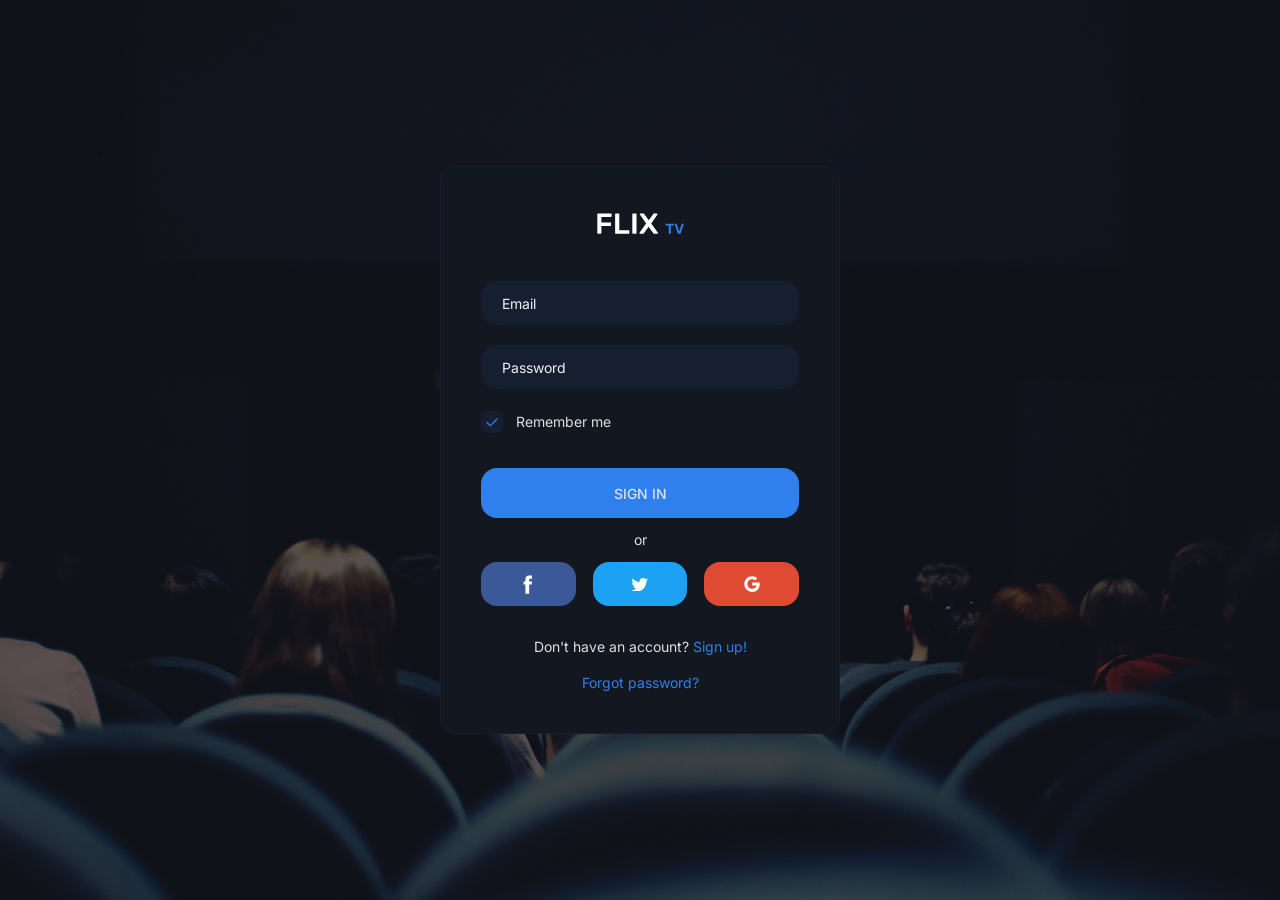
<file: www/admin/signin.html>
<!DOCTYPE html>
<html lang="en">
<head>
	<meta charset="utf-8">
	<meta name="viewport" content="width=device-width, initial-scale=1, shrink-to-fit=no">

	<!-- CSS -->
	<link rel="stylesheet" href="css/bootstrap-reboot.min.css">
	<link rel="stylesheet" href="css/bootstrap-grid.min.css">
	<link rel="stylesheet" href="css/magnific-popup.css">
	<link rel="stylesheet" href="css/select2.min.css">
	<link rel="stylesheet" href="css/admin.css">

	<!-- Favicons -->
	<link rel="icon" type="image/png" href="icon/favicon-32x32.png" sizes="32x32">
	<link rel="apple-touch-icon" href="icon/favicon-32x32.png">

	<meta name="description" content="">
	<meta name="keywords" content="">
	<meta name="author" content="Dmitry Volkov">
	<title>FlixTV – Movies & TV Shows, Online cinema HTML Template</title>

</head>
<body>
	<!-- sign in -->
	<div class="sign section--bg" data-bg="img/bg.jpg">
		<div class="container">
			<div class="row">
				<div class="col-12">
					<div class="sign__content">
						<!-- authorization form -->
						<form action="#" class="sign__form">
							<a href="index.html" class="sign__logo">
								<img src="img/logo.svg" alt="">
							</a>

							<div class="sign__group">
								<input type="text" class="sign__input" placeholder="Email">
							</div>

							<div class="sign__group">
								<input type="password" class="sign__input" placeholder="Password">
							</div>

							<div class="sign__group sign__group--checkbox">
								<input id="remember" name="remember" type="checkbox" checked="checked">
								<label for="remember">Remember me</label>
							</div>
							
							<button class="sign__btn" type="button">Sign in</button>

							<span class="sign__delimiter">or</span>

							<div class="sign__social">
								<a class="fb" href="#"><svg viewBox="0 0 9 17" fill="none" xmlns="http://www.w3.org/2000/svg"><path d="M5.56341 16.8197V8.65888H7.81615L8.11468 5.84663H5.56341L5.56724 4.43907C5.56724 3.70559 5.63693 3.31257 6.69042 3.31257H8.09873V0.5H5.84568C3.1394 0.5 2.18686 1.86425 2.18686 4.15848V5.84695H0.499939V8.6592H2.18686V16.8197H5.56341Z"/></svg></a>
								<a class="tw" href="#"><svg viewBox="0 0 16 12" fill="none" xmlns="http://www.w3.org/2000/svg"><path d="M7.55075 3.19219L7.58223 3.71122L7.05762 3.64767C5.14804 3.40404 3.47978 2.57782 2.06334 1.1902L1.37085 0.501686L1.19248 1.01013C0.814766 2.14353 1.05609 3.34048 1.843 4.14552C2.26269 4.5904 2.16826 4.65396 1.4443 4.38914C1.19248 4.3044 0.972149 4.24085 0.951164 4.27263C0.877719 4.34677 1.12953 5.31069 1.32888 5.69202C1.60168 6.22165 2.15777 6.74068 2.76631 7.04787L3.28043 7.2915L2.67188 7.30209C2.08432 7.30209 2.06334 7.31268 2.12629 7.53512C2.33613 8.22364 3.16502 8.95452 4.08833 9.2723L4.73884 9.49474L4.17227 9.8337C3.33289 10.321 2.34663 10.5964 1.36036 10.6175C0.888211 10.6281 0.5 10.6705 0.5 10.7023C0.5 10.8082 1.78005 11.4014 2.52499 11.6344C4.75983 12.3229 7.41435 12.0264 9.40787 10.8506C10.8243 10.0138 12.2408 8.35075 12.9018 6.74068C13.2585 5.88269 13.6152 4.315 13.6152 3.56293C13.6152 3.07567 13.6467 3.01212 14.2343 2.42953C14.5805 2.09056 14.9058 1.71983 14.9687 1.6139C15.0737 1.41264 15.0632 1.41264 14.5281 1.59272C13.6362 1.91049 13.5103 1.86812 13.951 1.39146C14.2762 1.0525 14.6645 0.438131 14.6645 0.258058C14.6645 0.22628 14.5071 0.279243 14.3287 0.374576C14.1398 0.480501 13.7202 0.639389 13.4054 0.734722L12.8388 0.914795L12.3247 0.565241C12.0414 0.374576 11.6427 0.162725 11.4329 0.0991699C10.8978 -0.0491255 10.0794 -0.0279404 9.59673 0.14154C8.2852 0.618204 7.45632 1.84694 7.55075 3.19219Z"/></svg></a>
								<a class="gl" href="#"><svg xmlns='http://www.w3.org/2000/svg' class='ionicon' viewBox='0 0 512 512'><path d='M473.16 221.48l-2.26-9.59H262.46v88.22H387c-12.93 61.4-72.93 93.72-121.94 93.72-35.66 0-73.25-15-98.13-39.11a140.08 140.08 0 01-41.8-98.88c0-37.16 16.7-74.33 41-98.78s61-38.13 97.49-38.13c41.79 0 71.74 22.19 82.94 32.31l62.69-62.36C390.86 72.72 340.34 32 261.6 32c-60.75 0-119 23.27-161.58 65.71C58 139.5 36.25 199.93 36.25 256s20.58 113.48 61.3 155.6c43.51 44.92 105.13 68.4 168.58 68.4 57.73 0 112.45-22.62 151.45-63.66 38.34-40.4 58.17-96.3 58.17-154.9 0-24.67-2.48-39.32-2.59-39.96z'/></svg></a>
							</div>

							<span class="sign__text">Don't have an account? <a href="signup.html">Sign up!</a></span>

							<span class="sign__text"><a href="forgot.html">Forgot password?</a></span>
						</form>
						<!-- end authorization form -->
					</div>
				</div>
			</div>
		</div>
	</div>
	<!-- end sign in -->

	<!-- JS -->
	<script src="js/jquery-3.5.1.min.js"></script>
	<script src="js/bootstrap.bundle.min.js"></script>
	<script src="js/jquery.magnific-popup.min.js"></script>
	<script src="js/smooth-scrollbar.js"></script>
	<script src="js/select2.min.js"></script>
	<script src="js/admin.js"></script>
</body>
</html>
</file>
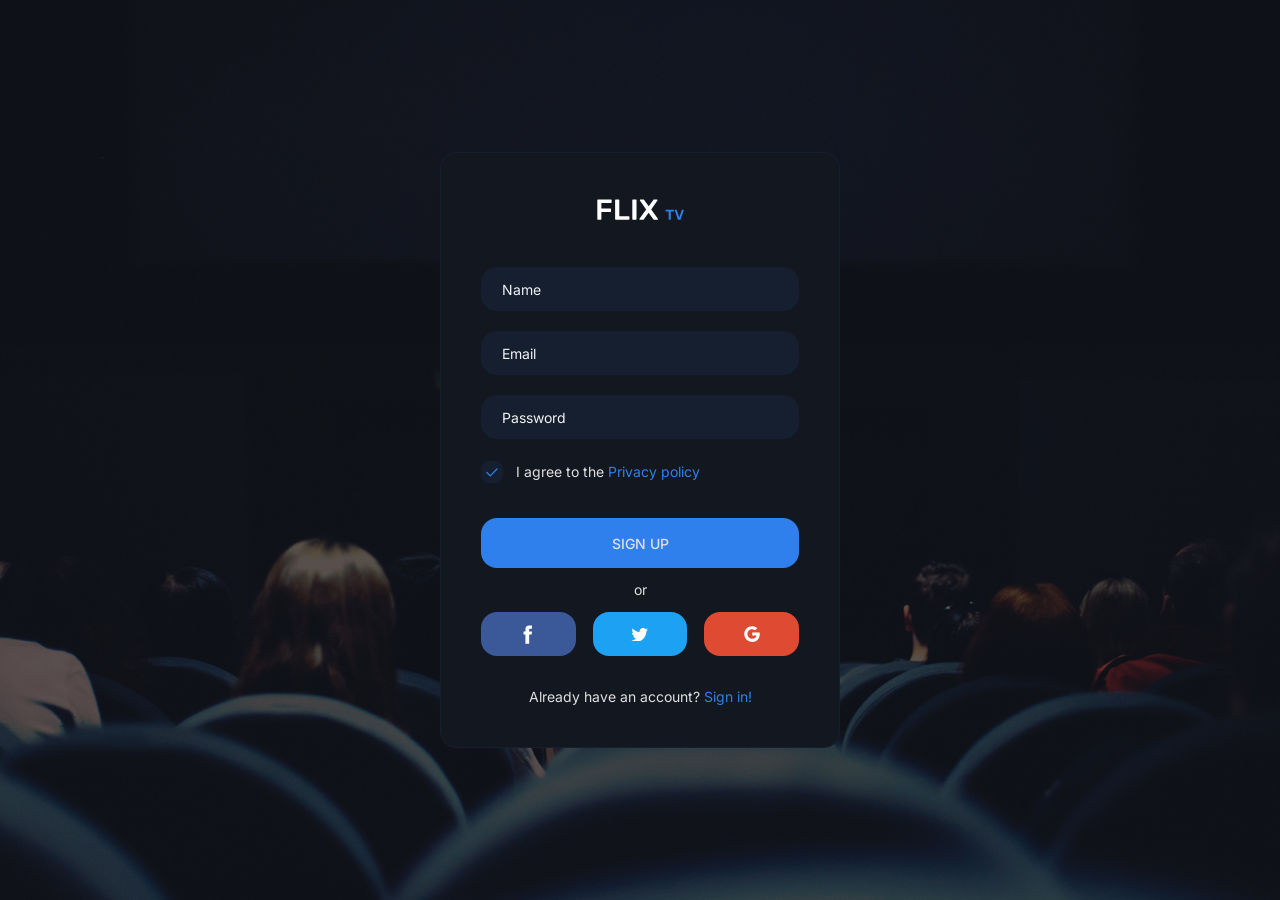
<file: www/admin/signup.html>
<!DOCTYPE html>
<html lang="en">
<head>
	<meta charset="utf-8">
	<meta name="viewport" content="width=device-width, initial-scale=1, shrink-to-fit=no">

	<!-- CSS -->
	<link rel="stylesheet" href="css/bootstrap-reboot.min.css">
	<link rel="stylesheet" href="css/bootstrap-grid.min.css">
	<link rel="stylesheet" href="css/magnific-popup.css">
	<link rel="stylesheet" href="css/select2.min.css">
	<link rel="stylesheet" href="css/admin.css">

	<!-- Favicons -->
	<link rel="icon" type="image/png" href="icon/favicon-32x32.png" sizes="32x32">
	<link rel="apple-touch-icon" href="icon/favicon-32x32.png">

	<meta name="description" content="">
	<meta name="keywords" content="">
	<meta name="author" content="Dmitry Volkov">
	<title>FlixTV – Movies & TV Shows, Online cinema HTML Template</title>

</head>
<body>
	<!-- sign in -->
	<div class="sign section--bg" data-bg="img/bg.jpg">
		<div class="container">
			<div class="row">
				<div class="col-12">
					<div class="sign__content">
						<!-- registration form -->
						<form action="#" class="sign__form">
							<a href="index.html" class="sign__logo">
								<img src="img/logo.svg" alt="">
							</a>

							<div class="sign__group">
								<input type="text" class="sign__input" placeholder="Name">
							</div>

							<div class="sign__group">
								<input type="text" class="sign__input" placeholder="Email">
							</div>

							<div class="sign__group">
								<input type="password" class="sign__input" placeholder="Password">
							</div>

							<div class="sign__group sign__group--checkbox">
								<input id="remember" name="remember" type="checkbox" checked="checked">
								<label for="remember">I agree to the <a href="#">Privacy policy</a></label>
							</div>
							
							<button class="sign__btn" type="button">Sign up</button>

							<span class="sign__delimiter">or</span>

							<div class="sign__social">
								<a class="fb" href="#"><svg viewBox="0 0 9 17" fill="none" xmlns="http://www.w3.org/2000/svg"><path d="M5.56341 16.8197V8.65888H7.81615L8.11468 5.84663H5.56341L5.56724 4.43907C5.56724 3.70559 5.63693 3.31257 6.69042 3.31257H8.09873V0.5H5.84568C3.1394 0.5 2.18686 1.86425 2.18686 4.15848V5.84695H0.499939V8.6592H2.18686V16.8197H5.56341Z"/></svg></a>
								<a class="tw" href="#"><svg viewBox="0 0 16 12" fill="none" xmlns="http://www.w3.org/2000/svg"><path d="M7.55075 3.19219L7.58223 3.71122L7.05762 3.64767C5.14804 3.40404 3.47978 2.57782 2.06334 1.1902L1.37085 0.501686L1.19248 1.01013C0.814766 2.14353 1.05609 3.34048 1.843 4.14552C2.26269 4.5904 2.16826 4.65396 1.4443 4.38914C1.19248 4.3044 0.972149 4.24085 0.951164 4.27263C0.877719 4.34677 1.12953 5.31069 1.32888 5.69202C1.60168 6.22165 2.15777 6.74068 2.76631 7.04787L3.28043 7.2915L2.67188 7.30209C2.08432 7.30209 2.06334 7.31268 2.12629 7.53512C2.33613 8.22364 3.16502 8.95452 4.08833 9.2723L4.73884 9.49474L4.17227 9.8337C3.33289 10.321 2.34663 10.5964 1.36036 10.6175C0.888211 10.6281 0.5 10.6705 0.5 10.7023C0.5 10.8082 1.78005 11.4014 2.52499 11.6344C4.75983 12.3229 7.41435 12.0264 9.40787 10.8506C10.8243 10.0138 12.2408 8.35075 12.9018 6.74068C13.2585 5.88269 13.6152 4.315 13.6152 3.56293C13.6152 3.07567 13.6467 3.01212 14.2343 2.42953C14.5805 2.09056 14.9058 1.71983 14.9687 1.6139C15.0737 1.41264 15.0632 1.41264 14.5281 1.59272C13.6362 1.91049 13.5103 1.86812 13.951 1.39146C14.2762 1.0525 14.6645 0.438131 14.6645 0.258058C14.6645 0.22628 14.5071 0.279243 14.3287 0.374576C14.1398 0.480501 13.7202 0.639389 13.4054 0.734722L12.8388 0.914795L12.3247 0.565241C12.0414 0.374576 11.6427 0.162725 11.4329 0.0991699C10.8978 -0.0491255 10.0794 -0.0279404 9.59673 0.14154C8.2852 0.618204 7.45632 1.84694 7.55075 3.19219Z"/></svg></a>
								<a class="gl" href="#"><svg xmlns='http://www.w3.org/2000/svg' class='ionicon' viewBox='0 0 512 512'><path d='M473.16 221.48l-2.26-9.59H262.46v88.22H387c-12.93 61.4-72.93 93.72-121.94 93.72-35.66 0-73.25-15-98.13-39.11a140.08 140.08 0 01-41.8-98.88c0-37.16 16.7-74.33 41-98.78s61-38.13 97.49-38.13c41.79 0 71.74 22.19 82.94 32.31l62.69-62.36C390.86 72.72 340.34 32 261.6 32c-60.75 0-119 23.27-161.58 65.71C58 139.5 36.25 199.93 36.25 256s20.58 113.48 61.3 155.6c43.51 44.92 105.13 68.4 168.58 68.4 57.73 0 112.45-22.62 151.45-63.66 38.34-40.4 58.17-96.3 58.17-154.9 0-24.67-2.48-39.32-2.59-39.96z'/></svg></a>
							</div>

							<span class="sign__text">Already have an account? <a href="signin.html">Sign in!</a></span>
						</form>
						<!-- registration form -->
					</div>
				</div>
			</div>
		</div>
	</div>
	<!-- end sign in -->

	<!-- JS -->
	<script src="js/jquery-3.5.1.min.js"></script>
	<script src="js/bootstrap.bundle.min.js"></script>
	<script src="js/jquery.magnific-popup.min.js"></script>
	<script src="js/smooth-scrollbar.js"></script>
	<script src="js/select2.min.js"></script>
	<script src="js/admin.js"></script>
</body>
</html>
</file>
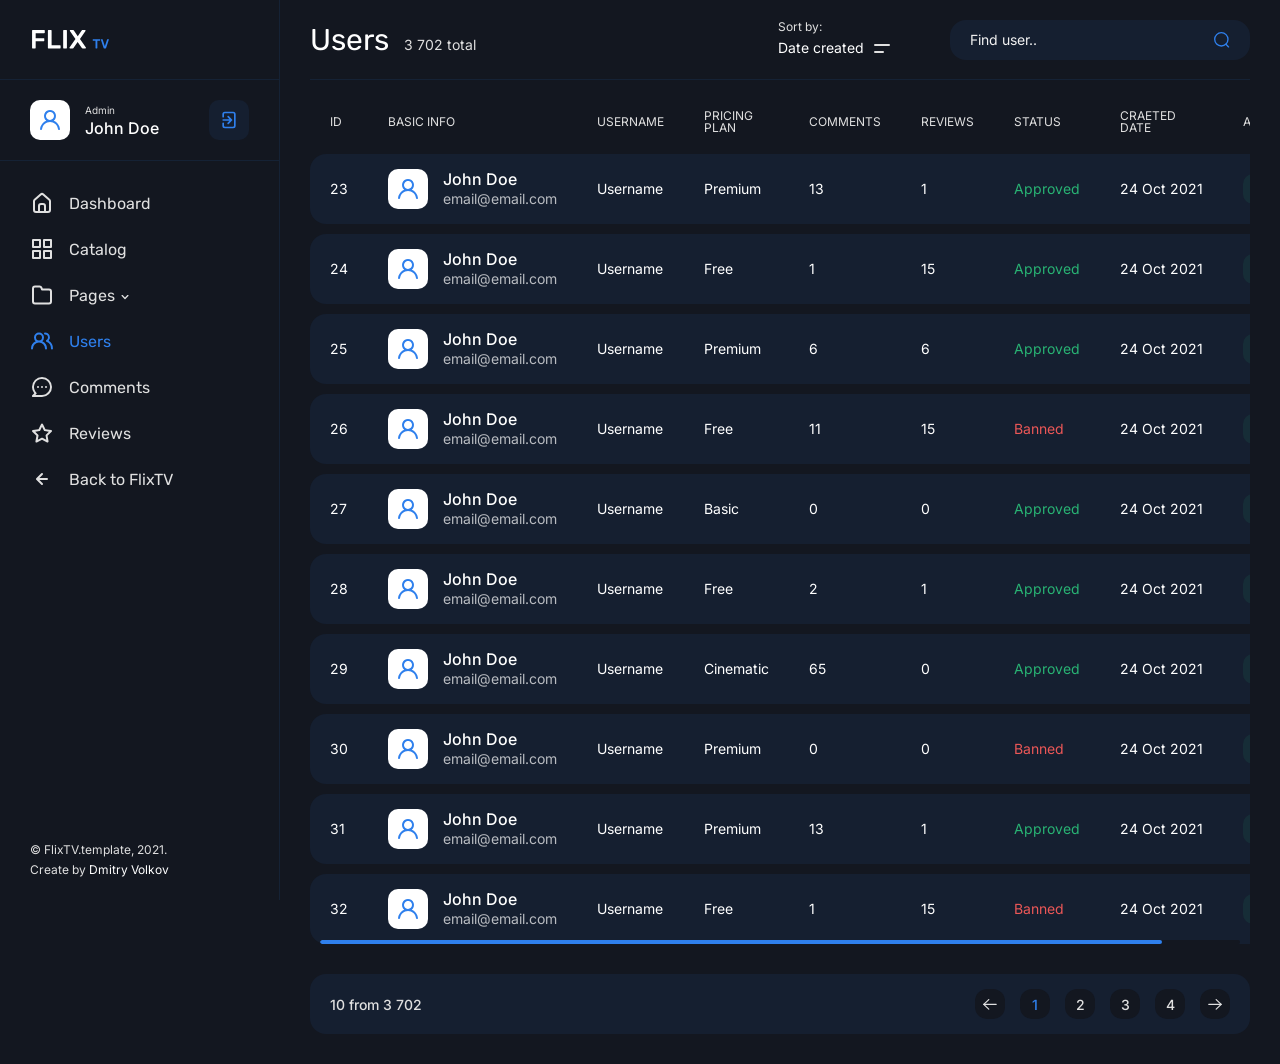
<file: www/admin/users.html>
<!DOCTYPE html>
<html lang="en">
<head>
	<meta charset="utf-8">
	<meta name="viewport" content="width=device-width, initial-scale=1, shrink-to-fit=no">

	<!-- CSS -->
	<link rel="stylesheet" href="css/bootstrap-reboot.min.css">
	<link rel="stylesheet" href="css/bootstrap-grid.min.css">
	<link rel="stylesheet" href="css/magnific-popup.css">
	<link rel="stylesheet" href="css/select2.min.css">
	<link rel="stylesheet" href="css/admin.css">

	<!-- Favicons -->
	<link rel="icon" type="image/png" href="icon/favicon-32x32.png" sizes="32x32">
	<link rel="apple-touch-icon" href="icon/favicon-32x32.png">

	<meta name="description" content="">
	<meta name="keywords" content="">
	<meta name="author" content="Dmitry Volkov">
	<title>FlixTV – Movies & TV Shows, Online cinema HTML Template</title>

</head>
<body>
	<!-- header -->
	<header class="header">
		<div class="header__content">
			<!-- header logo -->
			<a href="index.html" class="header__logo">
				<img src="img/logo.svg" alt="">
			</a>
			<!-- end header logo -->

			<!-- header menu btn -->
			<button class="header__btn" type="button">
				<span></span>
				<span></span>
				<span></span>
			</button>
			<!-- end header menu btn -->
		</div>
	</header>
	<!-- end header -->

	<!-- sidebar -->
	<div class="sidebar">
		<!-- sidebar logo -->
		<a href="index.html" class="sidebar__logo">
			<img src="img/logo.svg" alt="">
		</a>
		<!-- end sidebar logo -->
		
		<!-- sidebar user -->
		<div class="sidebar__user">
			<div class="sidebar__user-img">
				<img src="img/user.svg" alt="">
			</div>

			<div class="sidebar__user-title">
				<span>Admin</span>
				<p>John Doe</p>
			</div>

			<button class="sidebar__user-btn" type="button">
				<svg xmlns="http://www.w3.org/2000/svg" viewBox="0 0 24 24"><path d="M4,12a1,1,0,0,0,1,1h7.59l-2.3,2.29a1,1,0,0,0,0,1.42,1,1,0,0,0,1.42,0l4-4a1,1,0,0,0,.21-.33,1,1,0,0,0,0-.76,1,1,0,0,0-.21-.33l-4-4a1,1,0,1,0-1.42,1.42L12.59,11H5A1,1,0,0,0,4,12ZM17,2H7A3,3,0,0,0,4,5V8A1,1,0,0,0,6,8V5A1,1,0,0,1,7,4H17a1,1,0,0,1,1,1V19a1,1,0,0,1-1,1H7a1,1,0,0,1-1-1V16a1,1,0,0,0-2,0v3a3,3,0,0,0,3,3H17a3,3,0,0,0,3-3V5A3,3,0,0,0,17,2Z"/></svg>
			</button>
		</div>
		<!-- end sidebar user -->

		<!-- sidebar nav -->
		<ul class="sidebar__nav">
			<li class="sidebar__nav-item">
				<a href="index.html" class="sidebar__nav-link"><svg xmlns="http://www.w3.org/2000/svg" viewBox="0 0 24 24"><path d="M20,8h0L14,2.74a3,3,0,0,0-4,0L4,8a3,3,0,0,0-1,2.26V19a3,3,0,0,0,3,3H18a3,3,0,0,0,3-3V10.25A3,3,0,0,0,20,8ZM14,20H10V15a1,1,0,0,1,1-1h2a1,1,0,0,1,1,1Zm5-1a1,1,0,0,1-1,1H16V15a3,3,0,0,0-3-3H11a3,3,0,0,0-3,3v5H6a1,1,0,0,1-1-1V10.25a1,1,0,0,1,.34-.75l6-5.25a1,1,0,0,1,1.32,0l6,5.25a1,1,0,0,1,.34.75Z"/></svg> <span>Dashboard</span></a>
			</li>

			<li class="sidebar__nav-item">
				<a href="catalog.html" class="sidebar__nav-link"><svg xmlns="http://www.w3.org/2000/svg" viewBox="0 0 24 24"><path d="M10,13H3a1,1,0,0,0-1,1v7a1,1,0,0,0,1,1h7a1,1,0,0,0,1-1V14A1,1,0,0,0,10,13ZM9,20H4V15H9ZM21,2H14a1,1,0,0,0-1,1v7a1,1,0,0,0,1,1h7a1,1,0,0,0,1-1V3A1,1,0,0,0,21,2ZM20,9H15V4h5Zm1,4H14a1,1,0,0,0-1,1v7a1,1,0,0,0,1,1h7a1,1,0,0,0,1-1V14A1,1,0,0,0,21,13Zm-1,7H15V15h5ZM10,2H3A1,1,0,0,0,2,3v7a1,1,0,0,0,1,1h7a1,1,0,0,0,1-1V3A1,1,0,0,0,10,2ZM9,9H4V4H9Z"/></svg> <span>Catalog</span></a>
			</li>

			<!-- collapse -->
			<li class="sidebar__nav-item">
				<a class="sidebar__nav-link" data-toggle="collapse" href="#collapseMenu" role="button" aria-expanded="false" aria-controls="collapseMenu"><svg xmlns="http://www.w3.org/2000/svg" viewBox="0 0 24 24"><path d="M19,5.5H12.72l-.32-1a3,3,0,0,0-2.84-2H5a3,3,0,0,0-3,3v13a3,3,0,0,0,3,3H19a3,3,0,0,0,3-3V8.5A3,3,0,0,0,19,5.5Zm1,13a1,1,0,0,1-1,1H5a1,1,0,0,1-1-1V5.5a1,1,0,0,1,1-1H9.56a1,1,0,0,1,.95.68l.54,1.64A1,1,0,0,0,12,7.5h7a1,1,0,0,1,1,1Z"/></svg> <span>Pages</span> <svg xmlns="http://www.w3.org/2000/svg" viewBox="0 0 24 24"><path d="M17,9.17a1,1,0,0,0-1.41,0L12,12.71,8.46,9.17a1,1,0,0,0-1.41,0,1,1,0,0,0,0,1.42l4.24,4.24a1,1,0,0,0,1.42,0L17,10.59A1,1,0,0,0,17,9.17Z"/></svg></a>

				<ul class="collapse sidebar__menu" id="collapseMenu">
					<li><a href="add-item.html">Add item</a></li>
					<li><a href="edit-user.html">Edit user</a></li>
					<li><a href="signin.html">Sign in</a></li>
					<li><a href="signup.html">Sign up</a></li>
					<li><a href="forgot.html">Forgot password</a></li>
					<li><a href="404.html">404 page</a></li>
				</ul>
			</li>
			<!-- end collapse -->

			<li class="sidebar__nav-item">
				<a href="users.html" class="sidebar__nav-link sidebar__nav-link--active"><svg xmlns="http://www.w3.org/2000/svg" viewBox="0 0 24 24"><path d="M12.3,12.22A4.92,4.92,0,0,0,14,8.5a5,5,0,0,0-10,0,4.92,4.92,0,0,0,1.7,3.72A8,8,0,0,0,1,19.5a1,1,0,0,0,2,0,6,6,0,0,1,12,0,1,1,0,0,0,2,0A8,8,0,0,0,12.3,12.22ZM9,11.5a3,3,0,1,1,3-3A3,3,0,0,1,9,11.5Zm9.74.32A5,5,0,0,0,15,3.5a1,1,0,0,0,0,2,3,3,0,0,1,3,3,3,3,0,0,1-1.5,2.59,1,1,0,0,0-.5.84,1,1,0,0,0,.45.86l.39.26.13.07a7,7,0,0,1,4,6.38,1,1,0,0,0,2,0A9,9,0,0,0,18.74,11.82Z"/></svg> <span>Users</span></a>
			</li>

			<li class="sidebar__nav-item">
				<a href="comments.html" class="sidebar__nav-link"><svg xmlns="http://www.w3.org/2000/svg" viewBox="0 0 24 24"><path d="M8,11a1,1,0,1,0,1,1A1,1,0,0,0,8,11Zm4,0a1,1,0,1,0,1,1A1,1,0,0,0,12,11Zm4,0a1,1,0,1,0,1,1A1,1,0,0,0,16,11ZM12,2A10,10,0,0,0,2,12a9.89,9.89,0,0,0,2.26,6.33l-2,2a1,1,0,0,0-.21,1.09A1,1,0,0,0,3,22h9A10,10,0,0,0,12,2Zm0,18H5.41l.93-.93a1,1,0,0,0,.3-.71,1,1,0,0,0-.3-.7A8,8,0,1,1,12,20Z"/></svg> <span>Comments</span></a>
			</li>

			<li class="sidebar__nav-item">
				<a href="reviews.html" class="sidebar__nav-link"><svg xmlns="http://www.w3.org/2000/svg" viewBox="0 0 24 24"><path d="M22,9.67A1,1,0,0,0,21.14,9l-5.69-.83L12.9,3a1,1,0,0,0-1.8,0L8.55,8.16,2.86,9a1,1,0,0,0-.81.68,1,1,0,0,0,.25,1l4.13,4-1,5.68A1,1,0,0,0,6.9,21.44L12,18.77l5.1,2.67a.93.93,0,0,0,.46.12,1,1,0,0,0,.59-.19,1,1,0,0,0,.4-1l-1-5.68,4.13-4A1,1,0,0,0,22,9.67Zm-6.15,4a1,1,0,0,0-.29.88l.72,4.2-3.76-2a1.06,1.06,0,0,0-.94,0l-3.76,2,.72-4.2a1,1,0,0,0-.29-.88l-3-3,4.21-.61a1,1,0,0,0,.76-.55L12,5.7l1.88,3.82a1,1,0,0,0,.76.55l4.21.61Z"/></svg> <span>Reviews</span></a>
			</li>
			<li class="sidebar__nav-item">
				<a href="../main/index.html" class="sidebar__nav-link"><svg xmlns="http://www.w3.org/2000/svg" viewBox="0 0 24 24"><path d="M17,11H9.41l3.3-3.29a1,1,0,1,0-1.42-1.42l-5,5a1,1,0,0,0-.21.33,1,1,0,0,0,0,.76,1,1,0,0,0,.21.33l5,5a1,1,0,0,0,1.42,0,1,1,0,0,0,0-1.42L9.41,13H17a1,1,0,0,0,0-2Z"/></svg> <span>Back to FlixTV</span></a>
			</li>
		</ul>
		<!-- end sidebar nav -->
		
		<!-- sidebar copyright -->
		<div class="sidebar__copyright">© FlixTV.template, 2021. <br>Create by <a href="https://themeforest.net/user/dmitryvolkov/portfolio" target="_blank">Dmitry Volkov</a></div>
		<!-- end sidebar copyright -->
	</div>
	<!-- end sidebar -->

	<!-- main content -->
	<main class="main">
		<div class="container-fluid">
			<div class="row">
				<!-- main title -->
				<div class="col-12">
					<div class="main__title">
						<h2>Users</h2>

						<span class="main__title-stat">3 702 total</span>

						<div class="main__title-wrap">
							<!-- filter sort -->
							<div class="filter" id="filter__sort">
								<span class="filter__item-label">Sort by:</span>

								<div class="filter__item-btn dropdown-toggle" role="navigation" id="filter-sort" data-toggle="dropdown" aria-haspopup="true" aria-expanded="false">
									<input type="button" value="Date created">
									<span></span>
								</div>

								<ul class="filter__item-menu dropdown-menu scrollbar-dropdown" aria-labelledby="filter-sort">
									<li>Date created</li>
									<li>Pricing plan</li>
									<li>Status</li>
								</ul>
							</div>
							<!-- end filter sort -->

							<!-- search -->
							<form action="#" class="main__title-form">
								<input type="text" placeholder="Find user..">
								<button type="button">
									<svg width="18" height="18" viewBox="0 0 18 18" fill="none" xmlns="http://www.w3.org/2000/svg"><circle cx="8.25998" cy="8.25995" r="7.48191" stroke="#2F80ED" stroke-width="1.5" stroke-linecap="round" stroke-linejoin="round"></circle><path d="M13.4637 13.8523L16.3971 16.778" stroke="#2F80ED" stroke-width="1.5" stroke-linecap="round" stroke-linejoin="round"></path></svg>
								</button>
							</form>
							<!-- end search -->
						</div>
					</div>
				</div>
				<!-- end main title -->

				<!-- users -->
				<div class="col-12">
					<div class="main__table-wrap">
						<table class="main__table">
							<thead>
								<tr>
									<th>ID</th>
									<th>BASIC INFO</th>
									<th>USERNAME</th>
									<th>PRICING PLAN</th>
									<th>COMMENTS</th>
									<th>REVIEWS</th>
									<th>STATUS</th>
									<th>CRAETED DATE</th>
									<th>ACTIONS</th>
								</tr>
							</thead>

							<tbody>
								<tr>
									<td>
										<div class="main__table-text">23</div>
									</td>
									<td>
										<div class="main__user">
											<div class="main__avatar">
												<img src="img/user.svg" alt="">
											</div>
											<div class="main__meta">
												<h3>John Doe</h3>
												<span>email@email.com</span>
											</div>
										</div>
									</td>
									<td>
										<div class="main__table-text">Username</div>
									</td>
									<td>
										<div class="main__table-text">Premium</div>
									</td>
									<td>
										<div class="main__table-text">13</div>
									</td>
									<td>
										<div class="main__table-text">1</div>
									</td>
									<td>
										<div class="main__table-text main__table-text--green">Approved</div>
									</td>
									<td>
										<div class="main__table-text">24 Oct 2021</div>
									</td>
									<td>
										<div class="main__table-btns">
											<a href="#modal-status" class="main__table-btn main__table-btn--banned open-modal">
												<svg xmlns="http://www.w3.org/2000/svg" viewBox="0 0 24 24"><path d="M12,13a1.49,1.49,0,0,0-1,2.61V17a1,1,0,0,0,2,0V15.61A1.49,1.49,0,0,0,12,13Zm5-4V7A5,5,0,0,0,7,7V9a3,3,0,0,0-3,3v7a3,3,0,0,0,3,3H17a3,3,0,0,0,3-3V12A3,3,0,0,0,17,9ZM9,7a3,3,0,0,1,6,0V9H9Zm9,12a1,1,0,0,1-1,1H7a1,1,0,0,1-1-1V12a1,1,0,0,1,1-1H17a1,1,0,0,1,1,1Z"/></svg>
											</a>
											<a href="edit-user.html" class="main__table-btn main__table-btn--edit">
												<svg xmlns="http://www.w3.org/2000/svg" viewBox="0 0 24 24"><path d="M22,7.24a1,1,0,0,0-.29-.71L17.47,2.29A1,1,0,0,0,16.76,2a1,1,0,0,0-.71.29L13.22,5.12h0L2.29,16.05a1,1,0,0,0-.29.71V21a1,1,0,0,0,1,1H7.24A1,1,0,0,0,8,21.71L18.87,10.78h0L21.71,8a1.19,1.19,0,0,0,.22-.33,1,1,0,0,0,0-.24.7.7,0,0,0,0-.14ZM6.83,20H4V17.17l9.93-9.93,2.83,2.83ZM18.17,8.66,15.34,5.83l1.42-1.41,2.82,2.82Z"/></svg>
											</a>
											<a href="#modal-delete" class="main__table-btn main__table-btn--delete open-modal">
												<svg xmlns="http://www.w3.org/2000/svg" viewBox="0 0 24 24"><path d="M10,18a1,1,0,0,0,1-1V11a1,1,0,0,0-2,0v6A1,1,0,0,0,10,18ZM20,6H16V5a3,3,0,0,0-3-3H11A3,3,0,0,0,8,5V6H4A1,1,0,0,0,4,8H5V19a3,3,0,0,0,3,3h8a3,3,0,0,0,3-3V8h1a1,1,0,0,0,0-2ZM10,5a1,1,0,0,1,1-1h2a1,1,0,0,1,1,1V6H10Zm7,14a1,1,0,0,1-1,1H8a1,1,0,0,1-1-1V8H17Zm-3-1a1,1,0,0,0,1-1V11a1,1,0,0,0-2,0v6A1,1,0,0,0,14,18Z"/></svg>
											</a>
										</div>
									</td>
								</tr>
								<tr>
									<td>
										<div class="main__table-text">24</div>
									</td>
									<td>
										<div class="main__user">
											<div class="main__avatar">
												<img src="img/user.svg" alt="">
											</div>
											<div class="main__meta">
												<h3>John Doe</h3>
												<span>email@email.com</span>
											</div>
										</div>
									</td>
									<td>
										<div class="main__table-text">Username</div>
									</td>
									<td>
										<div class="main__table-text">Free</div>
									</td>
									<td>
										<div class="main__table-text">1</div>
									</td>
									<td>
										<div class="main__table-text">15</div>
									</td>
									<td>
										<div class="main__table-text main__table-text--green">Approved</div>
									</td>
									<td>
										<div class="main__table-text">24 Oct 2021</div>
									</td>
									<td>
										<div class="main__table-btns">
											<a href="#modal-status" class="main__table-btn main__table-btn--banned open-modal">
												<svg xmlns="http://www.w3.org/2000/svg" viewBox="0 0 24 24"><path d="M12,13a1.49,1.49,0,0,0-1,2.61V17a1,1,0,0,0,2,0V15.61A1.49,1.49,0,0,0,12,13Zm5-4V7A5,5,0,0,0,7,7V9a3,3,0,0,0-3,3v7a3,3,0,0,0,3,3H17a3,3,0,0,0,3-3V12A3,3,0,0,0,17,9ZM9,7a3,3,0,0,1,6,0V9H9Zm9,12a1,1,0,0,1-1,1H7a1,1,0,0,1-1-1V12a1,1,0,0,1,1-1H17a1,1,0,0,1,1,1Z"/></svg>
											</a>
											<a href="edit-user.html" class="main__table-btn main__table-btn--edit">
												<svg xmlns="http://www.w3.org/2000/svg" viewBox="0 0 24 24"><path d="M22,7.24a1,1,0,0,0-.29-.71L17.47,2.29A1,1,0,0,0,16.76,2a1,1,0,0,0-.71.29L13.22,5.12h0L2.29,16.05a1,1,0,0,0-.29.71V21a1,1,0,0,0,1,1H7.24A1,1,0,0,0,8,21.71L18.87,10.78h0L21.71,8a1.19,1.19,0,0,0,.22-.33,1,1,0,0,0,0-.24.7.7,0,0,0,0-.14ZM6.83,20H4V17.17l9.93-9.93,2.83,2.83ZM18.17,8.66,15.34,5.83l1.42-1.41,2.82,2.82Z"/></svg>
											</a>
											<a href="#modal-delete" class="main__table-btn main__table-btn--delete open-modal">
												<svg xmlns="http://www.w3.org/2000/svg" viewBox="0 0 24 24"><path d="M10,18a1,1,0,0,0,1-1V11a1,1,0,0,0-2,0v6A1,1,0,0,0,10,18ZM20,6H16V5a3,3,0,0,0-3-3H11A3,3,0,0,0,8,5V6H4A1,1,0,0,0,4,8H5V19a3,3,0,0,0,3,3h8a3,3,0,0,0,3-3V8h1a1,1,0,0,0,0-2ZM10,5a1,1,0,0,1,1-1h2a1,1,0,0,1,1,1V6H10Zm7,14a1,1,0,0,1-1,1H8a1,1,0,0,1-1-1V8H17Zm-3-1a1,1,0,0,0,1-1V11a1,1,0,0,0-2,0v6A1,1,0,0,0,14,18Z"/></svg>
											</a>
										</div>
									</td>
								</tr>
								<tr>
									<td>
										<div class="main__table-text">25</div>
									</td>
									<td>
										<div class="main__user">
											<div class="main__avatar">
												<img src="img/user.svg" alt="">
											</div>
											<div class="main__meta">
												<h3>John Doe</h3>
												<span>email@email.com</span>
											</div>
										</div>
									</td>
									<td>
										<div class="main__table-text">Username</div>
									</td>
									<td>
										<div class="main__table-text">Premium</div>
									</td>
									<td>
										<div class="main__table-text">6</div>
									</td>
									<td>
										<div class="main__table-text">6</div>
									</td>
									<td>
										<div class="main__table-text main__table-text--green">Approved</div>
									</td>
									<td>
										<div class="main__table-text">24 Oct 2021</div>
									</td>
									<td>
										<div class="main__table-btns">
											<a href="#modal-status" class="main__table-btn main__table-btn--banned open-modal">
												<svg xmlns="http://www.w3.org/2000/svg" viewBox="0 0 24 24"><path d="M12,13a1.49,1.49,0,0,0-1,2.61V17a1,1,0,0,0,2,0V15.61A1.49,1.49,0,0,0,12,13Zm5-4V7A5,5,0,0,0,7,7V9a3,3,0,0,0-3,3v7a3,3,0,0,0,3,3H17a3,3,0,0,0,3-3V12A3,3,0,0,0,17,9ZM9,7a3,3,0,0,1,6,0V9H9Zm9,12a1,1,0,0,1-1,1H7a1,1,0,0,1-1-1V12a1,1,0,0,1,1-1H17a1,1,0,0,1,1,1Z"/></svg>
											</a>
											<a href="edit-user.html" class="main__table-btn main__table-btn--edit">
												<svg xmlns="http://www.w3.org/2000/svg" viewBox="0 0 24 24"><path d="M22,7.24a1,1,0,0,0-.29-.71L17.47,2.29A1,1,0,0,0,16.76,2a1,1,0,0,0-.71.29L13.22,5.12h0L2.29,16.05a1,1,0,0,0-.29.71V21a1,1,0,0,0,1,1H7.24A1,1,0,0,0,8,21.71L18.87,10.78h0L21.71,8a1.19,1.19,0,0,0,.22-.33,1,1,0,0,0,0-.24.7.7,0,0,0,0-.14ZM6.83,20H4V17.17l9.93-9.93,2.83,2.83ZM18.17,8.66,15.34,5.83l1.42-1.41,2.82,2.82Z"/></svg>
											</a>
											<a href="#modal-delete" class="main__table-btn main__table-btn--delete open-modal">
												<svg xmlns="http://www.w3.org/2000/svg" viewBox="0 0 24 24"><path d="M10,18a1,1,0,0,0,1-1V11a1,1,0,0,0-2,0v6A1,1,0,0,0,10,18ZM20,6H16V5a3,3,0,0,0-3-3H11A3,3,0,0,0,8,5V6H4A1,1,0,0,0,4,8H5V19a3,3,0,0,0,3,3h8a3,3,0,0,0,3-3V8h1a1,1,0,0,0,0-2ZM10,5a1,1,0,0,1,1-1h2a1,1,0,0,1,1,1V6H10Zm7,14a1,1,0,0,1-1,1H8a1,1,0,0,1-1-1V8H17Zm-3-1a1,1,0,0,0,1-1V11a1,1,0,0,0-2,0v6A1,1,0,0,0,14,18Z"/></svg>
											</a>
										</div>
									</td>
								</tr>
								<tr>
									<td>
										<div class="main__table-text">26</div>
									</td>
									<td>
										<div class="main__user">
											<div class="main__avatar">
												<img src="img/user.svg" alt="">
											</div>
											<div class="main__meta">
												<h3>John Doe</h3>
												<span>email@email.com</span>
											</div>
										</div>
									</td>
									<td>
										<div class="main__table-text">Username</div>
									</td>
									<td>
										<div class="main__table-text">Free</div>
									</td>
									<td>
										<div class="main__table-text">11</div>
									</td>
									<td>
										<div class="main__table-text">15</div>
									</td>
									<td>
										<div class="main__table-text main__table-text--red">Banned</div>
									</td>
									<td>
										<div class="main__table-text">24 Oct 2021</div>
									</td>
									<td>
										<div class="main__table-btns">
											<a href="#modal-status" class="main__table-btn main__table-btn--banned open-modal">
												<svg xmlns="http://www.w3.org/2000/svg" viewBox="0 0 24 24"><path d="M12,13a1.49,1.49,0,0,0-1,2.61V17a1,1,0,0,0,2,0V15.61A1.49,1.49,0,0,0,12,13Zm5-4V7A5,5,0,0,0,7,7V9a3,3,0,0,0-3,3v7a3,3,0,0,0,3,3H17a3,3,0,0,0,3-3V12A3,3,0,0,0,17,9ZM9,7a3,3,0,0,1,6,0V9H9Zm9,12a1,1,0,0,1-1,1H7a1,1,0,0,1-1-1V12a1,1,0,0,1,1-1H17a1,1,0,0,1,1,1Z"/></svg>
											</a>
											<a href="edit-user.html" class="main__table-btn main__table-btn--edit">
												<svg xmlns="http://www.w3.org/2000/svg" viewBox="0 0 24 24"><path d="M22,7.24a1,1,0,0,0-.29-.71L17.47,2.29A1,1,0,0,0,16.76,2a1,1,0,0,0-.71.29L13.22,5.12h0L2.29,16.05a1,1,0,0,0-.29.71V21a1,1,0,0,0,1,1H7.24A1,1,0,0,0,8,21.71L18.87,10.78h0L21.71,8a1.19,1.19,0,0,0,.22-.33,1,1,0,0,0,0-.24.7.7,0,0,0,0-.14ZM6.83,20H4V17.17l9.93-9.93,2.83,2.83ZM18.17,8.66,15.34,5.83l1.42-1.41,2.82,2.82Z"/></svg>
											</a>
											<a href="#modal-delete" class="main__table-btn main__table-btn--delete open-modal">
												<svg xmlns="http://www.w3.org/2000/svg" viewBox="0 0 24 24"><path d="M10,18a1,1,0,0,0,1-1V11a1,1,0,0,0-2,0v6A1,1,0,0,0,10,18ZM20,6H16V5a3,3,0,0,0-3-3H11A3,3,0,0,0,8,5V6H4A1,1,0,0,0,4,8H5V19a3,3,0,0,0,3,3h8a3,3,0,0,0,3-3V8h1a1,1,0,0,0,0-2ZM10,5a1,1,0,0,1,1-1h2a1,1,0,0,1,1,1V6H10Zm7,14a1,1,0,0,1-1,1H8a1,1,0,0,1-1-1V8H17Zm-3-1a1,1,0,0,0,1-1V11a1,1,0,0,0-2,0v6A1,1,0,0,0,14,18Z"/></svg>
											</a>
										</div>
									</td>
								</tr>
								<tr>
									<td>
										<div class="main__table-text">27</div>
									</td>
									<td>
										<div class="main__user">
											<div class="main__avatar">
												<img src="img/user.svg" alt="">
											</div>
											<div class="main__meta">
												<h3>John Doe</h3>
												<span>email@email.com</span>
											</div>
										</div>
									</td>
									<td>
										<div class="main__table-text">Username</div>
									</td>
									<td>
										<div class="main__table-text">Basic</div>
									</td>
									<td>
										<div class="main__table-text">0</div>
									</td>
									<td>
										<div class="main__table-text">0</div>
									</td>
									<td>
										<div class="main__table-text main__table-text--green">Approved</div>
									</td>
									<td>
										<div class="main__table-text">24 Oct 2021</div>
									</td>
									<td>
										<div class="main__table-btns">
											<a href="#modal-status" class="main__table-btn main__table-btn--banned open-modal">
												<svg xmlns="http://www.w3.org/2000/svg" viewBox="0 0 24 24"><path d="M12,13a1.49,1.49,0,0,0-1,2.61V17a1,1,0,0,0,2,0V15.61A1.49,1.49,0,0,0,12,13Zm5-4V7A5,5,0,0,0,7,7V9a3,3,0,0,0-3,3v7a3,3,0,0,0,3,3H17a3,3,0,0,0,3-3V12A3,3,0,0,0,17,9ZM9,7a3,3,0,0,1,6,0V9H9Zm9,12a1,1,0,0,1-1,1H7a1,1,0,0,1-1-1V12a1,1,0,0,1,1-1H17a1,1,0,0,1,1,1Z"/></svg>
											</a>
											<a href="edit-user.html" class="main__table-btn main__table-btn--edit">
												<svg xmlns="http://www.w3.org/2000/svg" viewBox="0 0 24 24"><path d="M22,7.24a1,1,0,0,0-.29-.71L17.47,2.29A1,1,0,0,0,16.76,2a1,1,0,0,0-.71.29L13.22,5.12h0L2.29,16.05a1,1,0,0,0-.29.71V21a1,1,0,0,0,1,1H7.24A1,1,0,0,0,8,21.71L18.87,10.78h0L21.71,8a1.19,1.19,0,0,0,.22-.33,1,1,0,0,0,0-.24.7.7,0,0,0,0-.14ZM6.83,20H4V17.17l9.93-9.93,2.83,2.83ZM18.17,8.66,15.34,5.83l1.42-1.41,2.82,2.82Z"/></svg>
											</a>
											<a href="#modal-delete" class="main__table-btn main__table-btn--delete open-modal">
												<svg xmlns="http://www.w3.org/2000/svg" viewBox="0 0 24 24"><path d="M10,18a1,1,0,0,0,1-1V11a1,1,0,0,0-2,0v6A1,1,0,0,0,10,18ZM20,6H16V5a3,3,0,0,0-3-3H11A3,3,0,0,0,8,5V6H4A1,1,0,0,0,4,8H5V19a3,3,0,0,0,3,3h8a3,3,0,0,0,3-3V8h1a1,1,0,0,0,0-2ZM10,5a1,1,0,0,1,1-1h2a1,1,0,0,1,1,1V6H10Zm7,14a1,1,0,0,1-1,1H8a1,1,0,0,1-1-1V8H17Zm-3-1a1,1,0,0,0,1-1V11a1,1,0,0,0-2,0v6A1,1,0,0,0,14,18Z"/></svg>
											</a>
										</div>
									</td>
								</tr>
								<tr>
									<td>
										<div class="main__table-text">28</div>
									</td>
									<td>
										<div class="main__user">
											<div class="main__avatar">
												<img src="img/user.svg" alt="">
											</div>
											<div class="main__meta">
												<h3>John Doe</h3>
												<span>email@email.com</span>
											</div>
										</div>
									</td>
									<td>
										<div class="main__table-text">Username</div>
									</td>
									<td>
										<div class="main__table-text">Free</div>
									</td>
									<td>
										<div class="main__table-text">2</div>
									</td>
									<td>
										<div class="main__table-text">1</div>
									</td>
									<td>
										<div class="main__table-text main__table-text--green">Approved</div>
									</td>
									<td>
										<div class="main__table-text">24 Oct 2021</div>
									</td>
									<td>
										<div class="main__table-btns">
											<a href="#modal-status" class="main__table-btn main__table-btn--banned open-modal">
												<svg xmlns="http://www.w3.org/2000/svg" viewBox="0 0 24 24"><path d="M12,13a1.49,1.49,0,0,0-1,2.61V17a1,1,0,0,0,2,0V15.61A1.49,1.49,0,0,0,12,13Zm5-4V7A5,5,0,0,0,7,7V9a3,3,0,0,0-3,3v7a3,3,0,0,0,3,3H17a3,3,0,0,0,3-3V12A3,3,0,0,0,17,9ZM9,7a3,3,0,0,1,6,0V9H9Zm9,12a1,1,0,0,1-1,1H7a1,1,0,0,1-1-1V12a1,1,0,0,1,1-1H17a1,1,0,0,1,1,1Z"/></svg>
											</a>
											<a href="edit-user.html" class="main__table-btn main__table-btn--edit">
												<svg xmlns="http://www.w3.org/2000/svg" viewBox="0 0 24 24"><path d="M22,7.24a1,1,0,0,0-.29-.71L17.47,2.29A1,1,0,0,0,16.76,2a1,1,0,0,0-.71.29L13.22,5.12h0L2.29,16.05a1,1,0,0,0-.29.71V21a1,1,0,0,0,1,1H7.24A1,1,0,0,0,8,21.71L18.87,10.78h0L21.71,8a1.19,1.19,0,0,0,.22-.33,1,1,0,0,0,0-.24.7.7,0,0,0,0-.14ZM6.83,20H4V17.17l9.93-9.93,2.83,2.83ZM18.17,8.66,15.34,5.83l1.42-1.41,2.82,2.82Z"/></svg>
											</a>
											<a href="#modal-delete" class="main__table-btn main__table-btn--delete open-modal">
												<svg xmlns="http://www.w3.org/2000/svg" viewBox="0 0 24 24"><path d="M10,18a1,1,0,0,0,1-1V11a1,1,0,0,0-2,0v6A1,1,0,0,0,10,18ZM20,6H16V5a3,3,0,0,0-3-3H11A3,3,0,0,0,8,5V6H4A1,1,0,0,0,4,8H5V19a3,3,0,0,0,3,3h8a3,3,0,0,0,3-3V8h1a1,1,0,0,0,0-2ZM10,5a1,1,0,0,1,1-1h2a1,1,0,0,1,1,1V6H10Zm7,14a1,1,0,0,1-1,1H8a1,1,0,0,1-1-1V8H17Zm-3-1a1,1,0,0,0,1-1V11a1,1,0,0,0-2,0v6A1,1,0,0,0,14,18Z"/></svg>
											</a>
										</div>
									</td>
								</tr>
								<tr>
									<td>
										<div class="main__table-text">29</div>
									</td>
									<td>
										<div class="main__user">
											<div class="main__avatar">
												<img src="img/user.svg" alt="">
											</div>
											<div class="main__meta">
												<h3>John Doe</h3>
												<span>email@email.com</span>
											</div>
										</div>
									</td>
									<td>
										<div class="main__table-text">Username</div>
									</td>
									<td>
										<div class="main__table-text">Cinematic</div>
									</td>
									<td>
										<div class="main__table-text">65</div>
									</td>
									<td>
										<div class="main__table-text">0</div>
									</td>
									<td>
										<div class="main__table-text main__table-text--green">Approved</div>
									</td>
									<td>
										<div class="main__table-text">24 Oct 2021</div>
									</td>
									<td>
										<div class="main__table-btns">
											<a href="#modal-status" class="main__table-btn main__table-btn--banned open-modal">
												<svg xmlns="http://www.w3.org/2000/svg" viewBox="0 0 24 24"><path d="M12,13a1.49,1.49,0,0,0-1,2.61V17a1,1,0,0,0,2,0V15.61A1.49,1.49,0,0,0,12,13Zm5-4V7A5,5,0,0,0,7,7V9a3,3,0,0,0-3,3v7a3,3,0,0,0,3,3H17a3,3,0,0,0,3-3V12A3,3,0,0,0,17,9ZM9,7a3,3,0,0,1,6,0V9H9Zm9,12a1,1,0,0,1-1,1H7a1,1,0,0,1-1-1V12a1,1,0,0,1,1-1H17a1,1,0,0,1,1,1Z"/></svg>
											</a>
											<a href="edit-user.html" class="main__table-btn main__table-btn--edit">
												<svg xmlns="http://www.w3.org/2000/svg" viewBox="0 0 24 24"><path d="M22,7.24a1,1,0,0,0-.29-.71L17.47,2.29A1,1,0,0,0,16.76,2a1,1,0,0,0-.71.29L13.22,5.12h0L2.29,16.05a1,1,0,0,0-.29.71V21a1,1,0,0,0,1,1H7.24A1,1,0,0,0,8,21.71L18.87,10.78h0L21.71,8a1.19,1.19,0,0,0,.22-.33,1,1,0,0,0,0-.24.7.7,0,0,0,0-.14ZM6.83,20H4V17.17l9.93-9.93,2.83,2.83ZM18.17,8.66,15.34,5.83l1.42-1.41,2.82,2.82Z"/></svg>
											</a>
											<a href="#modal-delete" class="main__table-btn main__table-btn--delete open-modal">
												<svg xmlns="http://www.w3.org/2000/svg" viewBox="0 0 24 24"><path d="M10,18a1,1,0,0,0,1-1V11a1,1,0,0,0-2,0v6A1,1,0,0,0,10,18ZM20,6H16V5a3,3,0,0,0-3-3H11A3,3,0,0,0,8,5V6H4A1,1,0,0,0,4,8H5V19a3,3,0,0,0,3,3h8a3,3,0,0,0,3-3V8h1a1,1,0,0,0,0-2ZM10,5a1,1,0,0,1,1-1h2a1,1,0,0,1,1,1V6H10Zm7,14a1,1,0,0,1-1,1H8a1,1,0,0,1-1-1V8H17Zm-3-1a1,1,0,0,0,1-1V11a1,1,0,0,0-2,0v6A1,1,0,0,0,14,18Z"/></svg>
											</a>
										</div>
									</td>
								</tr>
								<tr>
									<td>
										<div class="main__table-text">30</div>
									</td>
									<td>
										<div class="main__user">
											<div class="main__avatar">
												<img src="img/user.svg" alt="">
											</div>
											<div class="main__meta">
												<h3>John Doe</h3>
												<span>email@email.com</span>
											</div>
										</div>
									</td>
									<td>
										<div class="main__table-text">Username</div>
									</td>
									<td>
										<div class="main__table-text">Premium</div>
									</td>
									<td>
										<div class="main__table-text">0</div>
									</td>
									<td>
										<div class="main__table-text">0</div>
									</td>
									<td>
										<div class="main__table-text main__table-text--red">Banned</div>
									</td>
									<td>
										<div class="main__table-text">24 Oct 2021</div>
									</td>
									<td>
										<div class="main__table-btns">
											<a href="#modal-status" class="main__table-btn main__table-btn--banned open-modal">
												<svg xmlns="http://www.w3.org/2000/svg" viewBox="0 0 24 24"><path d="M12,13a1.49,1.49,0,0,0-1,2.61V17a1,1,0,0,0,2,0V15.61A1.49,1.49,0,0,0,12,13Zm5-4V7A5,5,0,0,0,7,7V9a3,3,0,0,0-3,3v7a3,3,0,0,0,3,3H17a3,3,0,0,0,3-3V12A3,3,0,0,0,17,9ZM9,7a3,3,0,0,1,6,0V9H9Zm9,12a1,1,0,0,1-1,1H7a1,1,0,0,1-1-1V12a1,1,0,0,1,1-1H17a1,1,0,0,1,1,1Z"/></svg>
											</a>
											<a href="edit-user.html" class="main__table-btn main__table-btn--edit">
												<svg xmlns="http://www.w3.org/2000/svg" viewBox="0 0 24 24"><path d="M22,7.24a1,1,0,0,0-.29-.71L17.47,2.29A1,1,0,0,0,16.76,2a1,1,0,0,0-.71.29L13.22,5.12h0L2.29,16.05a1,1,0,0,0-.29.71V21a1,1,0,0,0,1,1H7.24A1,1,0,0,0,8,21.71L18.87,10.78h0L21.71,8a1.19,1.19,0,0,0,.22-.33,1,1,0,0,0,0-.24.7.7,0,0,0,0-.14ZM6.83,20H4V17.17l9.93-9.93,2.83,2.83ZM18.17,8.66,15.34,5.83l1.42-1.41,2.82,2.82Z"/></svg>
											</a>
											<a href="#modal-delete" class="main__table-btn main__table-btn--delete open-modal">
												<svg xmlns="http://www.w3.org/2000/svg" viewBox="0 0 24 24"><path d="M10,18a1,1,0,0,0,1-1V11a1,1,0,0,0-2,0v6A1,1,0,0,0,10,18ZM20,6H16V5a3,3,0,0,0-3-3H11A3,3,0,0,0,8,5V6H4A1,1,0,0,0,4,8H5V19a3,3,0,0,0,3,3h8a3,3,0,0,0,3-3V8h1a1,1,0,0,0,0-2ZM10,5a1,1,0,0,1,1-1h2a1,1,0,0,1,1,1V6H10Zm7,14a1,1,0,0,1-1,1H8a1,1,0,0,1-1-1V8H17Zm-3-1a1,1,0,0,0,1-1V11a1,1,0,0,0-2,0v6A1,1,0,0,0,14,18Z"/></svg>
											</a>
										</div>
									</td>
								</tr>
								<tr>
									<td>
										<div class="main__table-text">31</div>
									</td>
									<td>
										<div class="main__user">
											<div class="main__avatar">
												<img src="img/user.svg" alt="">
											</div>
											<div class="main__meta">
												<h3>John Doe</h3>
												<span>email@email.com</span>
											</div>
										</div>
									</td>
									<td>
										<div class="main__table-text">Username</div>
									</td>
									<td>
										<div class="main__table-text">Premium</div>
									</td>
									<td>
										<div class="main__table-text">13</div>
									</td>
									<td>
										<div class="main__table-text">1</div>
									</td>
									<td>
										<div class="main__table-text main__table-text--green">Approved</div>
									</td>
									<td>
										<div class="main__table-text">24 Oct 2021</div>
									</td>
									<td>
										<div class="main__table-btns">
											<a href="#modal-status" class="main__table-btn main__table-btn--banned open-modal">
												<svg xmlns="http://www.w3.org/2000/svg" viewBox="0 0 24 24"><path d="M12,13a1.49,1.49,0,0,0-1,2.61V17a1,1,0,0,0,2,0V15.61A1.49,1.49,0,0,0,12,13Zm5-4V7A5,5,0,0,0,7,7V9a3,3,0,0,0-3,3v7a3,3,0,0,0,3,3H17a3,3,0,0,0,3-3V12A3,3,0,0,0,17,9ZM9,7a3,3,0,0,1,6,0V9H9Zm9,12a1,1,0,0,1-1,1H7a1,1,0,0,1-1-1V12a1,1,0,0,1,1-1H17a1,1,0,0,1,1,1Z"/></svg>
											</a>
											<a href="edit-user.html" class="main__table-btn main__table-btn--edit">
												<svg xmlns="http://www.w3.org/2000/svg" viewBox="0 0 24 24"><path d="M22,7.24a1,1,0,0,0-.29-.71L17.47,2.29A1,1,0,0,0,16.76,2a1,1,0,0,0-.71.29L13.22,5.12h0L2.29,16.05a1,1,0,0,0-.29.71V21a1,1,0,0,0,1,1H7.24A1,1,0,0,0,8,21.71L18.87,10.78h0L21.71,8a1.19,1.19,0,0,0,.22-.33,1,1,0,0,0,0-.24.7.7,0,0,0,0-.14ZM6.83,20H4V17.17l9.93-9.93,2.83,2.83ZM18.17,8.66,15.34,5.83l1.42-1.41,2.82,2.82Z"/></svg>
											</a>
											<a href="#modal-delete" class="main__table-btn main__table-btn--delete open-modal">
												<svg xmlns="http://www.w3.org/2000/svg" viewBox="0 0 24 24"><path d="M10,18a1,1,0,0,0,1-1V11a1,1,0,0,0-2,0v6A1,1,0,0,0,10,18ZM20,6H16V5a3,3,0,0,0-3-3H11A3,3,0,0,0,8,5V6H4A1,1,0,0,0,4,8H5V19a3,3,0,0,0,3,3h8a3,3,0,0,0,3-3V8h1a1,1,0,0,0,0-2ZM10,5a1,1,0,0,1,1-1h2a1,1,0,0,1,1,1V6H10Zm7,14a1,1,0,0,1-1,1H8a1,1,0,0,1-1-1V8H17Zm-3-1a1,1,0,0,0,1-1V11a1,1,0,0,0-2,0v6A1,1,0,0,0,14,18Z"/></svg>
											</a>
										</div>
									</td>
								</tr>
								<tr>
									<td>
										<div class="main__table-text">32</div>
									</td>
									<td>
										<div class="main__user">
											<div class="main__avatar">
												<img src="img/user.svg" alt="">
											</div>
											<div class="main__meta">
												<h3>John Doe</h3>
												<span>email@email.com</span>
											</div>
										</div>
									</td>
									<td>
										<div class="main__table-text">Username</div>
									</td>
									<td>
										<div class="main__table-text">Free</div>
									</td>
									<td>
										<div class="main__table-text">1</div>
									</td>
									<td>
										<div class="main__table-text">15</div>
									</td>
									<td>
										<div class="main__table-text main__table-text--red">Banned</div>
									</td>
									<td>
										<div class="main__table-text">24 Oct 2021</div>
									</td>
									<td>
										<div class="main__table-btns">
											<a href="#modal-status" class="main__table-btn main__table-btn--banned open-modal">
												<svg xmlns="http://www.w3.org/2000/svg" viewBox="0 0 24 24"><path d="M12,13a1.49,1.49,0,0,0-1,2.61V17a1,1,0,0,0,2,0V15.61A1.49,1.49,0,0,0,12,13Zm5-4V7A5,5,0,0,0,7,7V9a3,3,0,0,0-3,3v7a3,3,0,0,0,3,3H17a3,3,0,0,0,3-3V12A3,3,0,0,0,17,9ZM9,7a3,3,0,0,1,6,0V9H9Zm9,12a1,1,0,0,1-1,1H7a1,1,0,0,1-1-1V12a1,1,0,0,1,1-1H17a1,1,0,0,1,1,1Z"/></svg>
											</a>
											<a href="edit-user.html" class="main__table-btn main__table-btn--edit">
												<svg xmlns="http://www.w3.org/2000/svg" viewBox="0 0 24 24"><path d="M22,7.24a1,1,0,0,0-.29-.71L17.47,2.29A1,1,0,0,0,16.76,2a1,1,0,0,0-.71.29L13.22,5.12h0L2.29,16.05a1,1,0,0,0-.29.71V21a1,1,0,0,0,1,1H7.24A1,1,0,0,0,8,21.71L18.87,10.78h0L21.71,8a1.19,1.19,0,0,0,.22-.33,1,1,0,0,0,0-.24.7.7,0,0,0,0-.14ZM6.83,20H4V17.17l9.93-9.93,2.83,2.83ZM18.17,8.66,15.34,5.83l1.42-1.41,2.82,2.82Z"/></svg>
											</a>
											<a href="#modal-delete" class="main__table-btn main__table-btn--delete open-modal">
												<svg xmlns="http://www.w3.org/2000/svg" viewBox="0 0 24 24"><path d="M10,18a1,1,0,0,0,1-1V11a1,1,0,0,0-2,0v6A1,1,0,0,0,10,18ZM20,6H16V5a3,3,0,0,0-3-3H11A3,3,0,0,0,8,5V6H4A1,1,0,0,0,4,8H5V19a3,3,0,0,0,3,3h8a3,3,0,0,0,3-3V8h1a1,1,0,0,0,0-2ZM10,5a1,1,0,0,1,1-1h2a1,1,0,0,1,1,1V6H10Zm7,14a1,1,0,0,1-1,1H8a1,1,0,0,1-1-1V8H17Zm-3-1a1,1,0,0,0,1-1V11a1,1,0,0,0-2,0v6A1,1,0,0,0,14,18Z"/></svg>
											</a>
										</div>
									</td>
								</tr>
							</tbody>
						</table>
					</div>
				</div>
				<!-- end users -->

				<!-- paginator -->
				<div class="col-12">
					<div class="paginator">
						<span class="paginator__pages">10 from 3 702</span>

						<ul class="paginator__paginator">
							<li>
								<a href="#">
									<svg width="14" height="11" viewBox="0 0 14 11" fill="none" xmlns="http://www.w3.org/2000/svg"><path d="M0.75 5.36475L13.1992 5.36475" stroke-width="1.2" stroke-linecap="round" stroke-linejoin="round"></path><path d="M5.771 10.1271L0.749878 5.36496L5.771 0.602051" stroke-width="1.2" stroke-linecap="round" stroke-linejoin="round"></path></svg>
								</a>
							</li>
							<li class="active"><a href="#">1</a></li>
							<li><a href="#">2</a></li>
							<li><a href="#">3</a></li>
							<li><a href="#">4</a></li>
							<li>
								<a href="#">
									<svg width="14" height="11" viewBox="0 0 14 11" fill="none" xmlns="http://www.w3.org/2000/svg"><path d="M13.1992 5.3645L0.75 5.3645" stroke-width="1.2" stroke-linecap="round" stroke-linejoin="round"></path><path d="M8.17822 0.602051L13.1993 5.36417L8.17822 10.1271" stroke-width="1.2" stroke-linecap="round" stroke-linejoin="round"></path></svg>
								</a>
							</li>
						</ul>
					</div>
				</div>
				<!-- end paginator -->
			</div>
		</div>
	</main>
	<!-- end main content -->

	<!-- modal status -->
	<div id="modal-status" class="zoom-anim-dialog mfp-hide modal">
		<h6 class="modal__title">Status change</h6>

		<p class="modal__text">Are you sure about immediately change status?</p>

		<div class="modal__btns">
			<button class="modal__btn modal__btn--apply" type="button">Apply</button>
			<button class="modal__btn modal__btn--dismiss" type="button">Dismiss</button>
		</div>
	</div>
	<!-- end modal status -->

	<!-- modal delete -->
	<div id="modal-delete" class="zoom-anim-dialog mfp-hide modal">
		<h6 class="modal__title">User delete</h6>

		<p class="modal__text">Are you sure to permanently delete this user?</p>

		<div class="modal__btns">
			<button class="modal__btn modal__btn--apply" type="button">Delete</button>
			<button class="modal__btn modal__btn--dismiss" type="button">Dismiss</button>
		</div>
	</div>
	<!-- end modal delete -->

	<!-- JS -->
	<script src="js/jquery-3.5.1.min.js"></script>
	<script src="js/bootstrap.bundle.min.js"></script>
	<script src="js/jquery.magnific-popup.min.js"></script>
	<script src="js/smooth-scrollbar.js"></script>
	<script src="js/select2.min.js"></script>
	<script src="js/admin.js"></script>
</body>
</html>
</file>
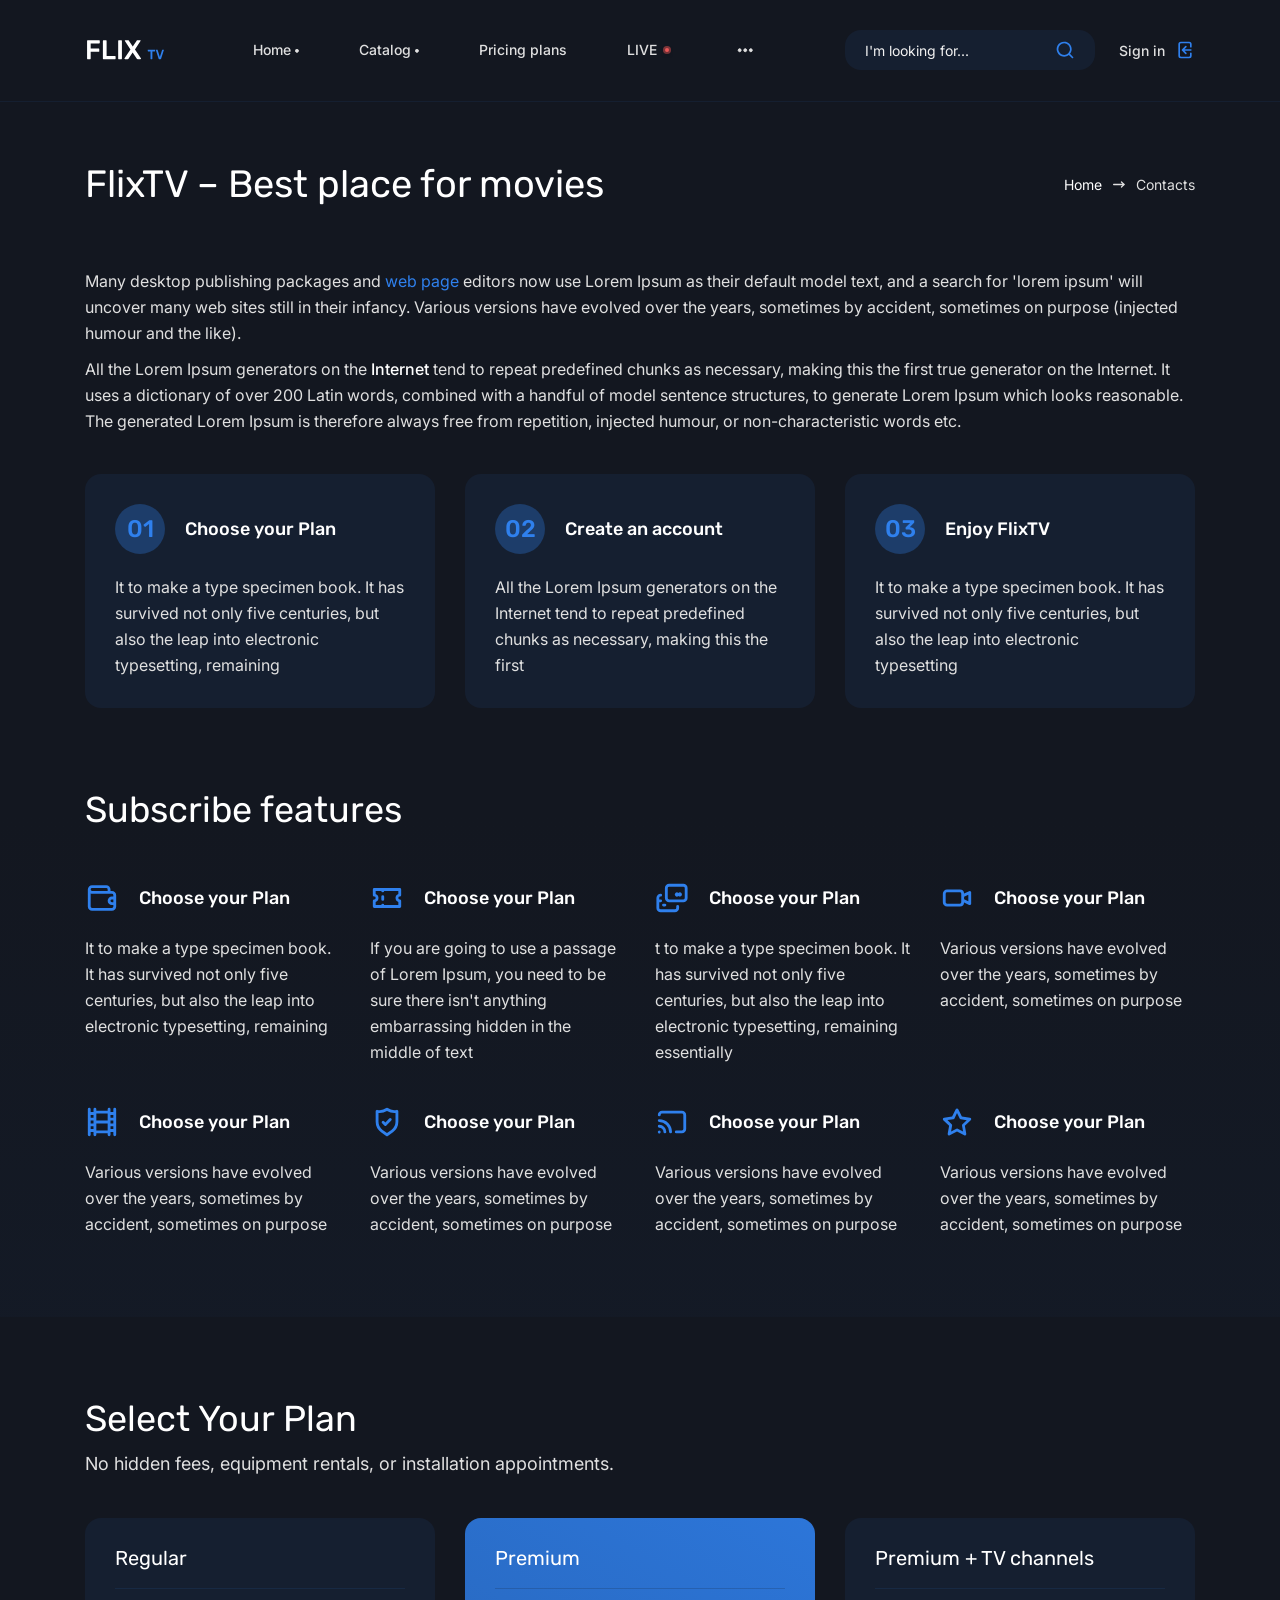
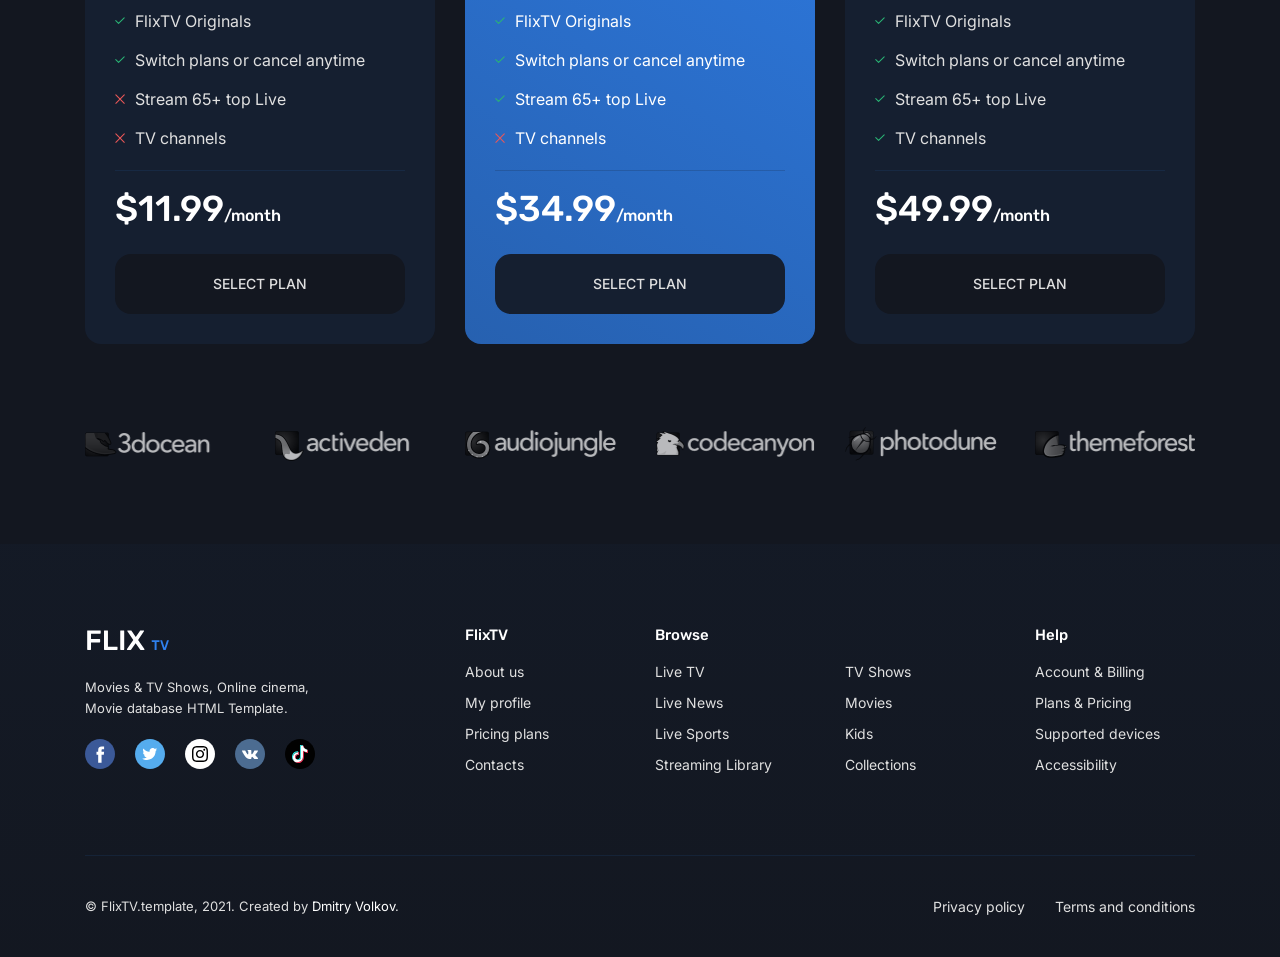
<file: www/main/about.html>
<!DOCTYPE html>
<html lang="en">
<head>
	<meta charset="utf-8">
	<meta name="viewport" content="width=device-width, initial-scale=1, shrink-to-fit=no">

	<!-- CSS -->
	<link rel="stylesheet" href="css/bootstrap-reboot.min.css">
	<link rel="stylesheet" href="css/bootstrap-grid.min.css">
	<link rel="stylesheet" href="css/owl.carousel.min.css">
	<link rel="stylesheet" href="css/slider-radio.css">
	<link rel="stylesheet" href="css/select2.min.css">
	<link rel="stylesheet" href="css/magnific-popup.css">
	<link rel="stylesheet" href="css/plyr.css">
	<link rel="stylesheet" href="css/main.css">

	<!-- Favicons -->
	<link rel="icon" type="image/png" href="icon/favicon-32x32.png" sizes="32x32">
	<link rel="apple-touch-icon" href="icon/favicon-32x32.png">

	<meta name="description" content="">
	<meta name="keywords" content="">
	<meta name="author" content="Dmitry Volkov">
	<title>FlixTV – Movies & TV Shows, Online cinema HTML Template</title>

</head>

<body>
	<!-- header (hidden style) -->
	<header class="header header--hidden">
		<div class="container">
			<div class="row">
				<div class="col-12">
					<div class="header__content">
						<button class="header__menu" type="button">
							<span></span>
							<span></span>
							<span></span>
						</button>

						<a href="index.html" class="header__logo">
							<img src="img/logo.svg" alt="Movies & TV Shows, Online cinema HTML Template">
						</a>

						<ul class="header__nav">
							<li class="header__nav-item">
								<a class="header__nav-link" href="#" role="button" id="dropdownMenu2" data-toggle="dropdown" aria-haspopup="true" aria-expanded="false">Home <svg width="4" height="4" viewBox="0 0 4 4" fill="none" xmlns="http://www.w3.org/2000/svg"><path d="M1.93893 3.30334C1.08141 3.30334 0.384766 2.60669 0.384766 1.75047C0.384766 0.894254 1.08141 0.196308 1.93893 0.196308C2.79644 0.196308 3.49309 0.894254 3.49309 1.75047C3.49309 2.60669 2.79644 3.30334 1.93893 3.30334Z"/></svg></a>

								<ul class="dropdown-menu header__nav-menu" aria-labelledby="dropdownMenu2">
									<li><a href="index.html">Home style 1</a></li>
									<li><a href="index2.html">Home style 2</a></li>
									<li><a href="index3.html">Home style 3</a></li>
								</ul>
							</li>
							<li class="header__nav-item">
								<a class="header__nav-link" href="#" role="button" id="dropdownMenu1" data-toggle="dropdown" aria-haspopup="true" aria-expanded="false">Catalog <svg width="4" height="4" viewBox="0 0 4 4" fill="none" xmlns="http://www.w3.org/2000/svg"><path d="M1.93893 3.30334C1.08141 3.30334 0.384766 2.60669 0.384766 1.75047C0.384766 0.894254 1.08141 0.196308 1.93893 0.196308C2.79644 0.196308 3.49309 0.894254 3.49309 1.75047C3.49309 2.60669 2.79644 3.30334 1.93893 3.30334Z"/></svg></a>

								<ul class="dropdown-menu header__nav-menu" aria-labelledby="dropdownMenu1">
									<li><a href="catalog.html">Catalog</a></li>
									<li class="dropdown-submenu">
										<a class="dropdown-item" href="#" role="button" id="dropdownMenuSub" data-toggle="dropdown" aria-haspopup="true" aria-expanded="false">Catalog dropdown <svg width="4" height="4" viewBox="0 0 4 4" fill="none" xmlns="http://www.w3.org/2000/svg"><path d="M1.93893 3.30334C1.08141 3.30334 0.384766 2.60669 0.384766 1.75047C0.384766 0.894254 1.08141 0.196308 1.93893 0.196308C2.79644 0.196308 3.49309 0.894254 3.49309 1.75047C3.49309 2.60669 2.79644 3.30334 1.93893 3.30334Z"/></svg></a>

										<ul class="dropdown-menu header__nav-menu" aria-labelledby="dropdownMenuSub">
											<li><a href="category.html">Actions</a></li>
											<li><a href="category.html">Biography</a></li>
											<li><a href="category.html">Documentary</a></li>
											<li><a href="category.html">Horror</a></li>
										</ul>
									</li>
									<li><a href="category.html">Category style 1</a></li>
									<li><a href="category2.html">Category style 2</a></li>
									<li><a href="details.html">Details style 1</a></li>
									<li><a href="details2.html">Details style 2</a></li>
									<li><a href="details3.html">Details style 3</a></li>
								</ul>
							</li>
							<li class="header__nav-item">
								<a class="header__nav-link" href="pricing.html">Pricing plans</a>
							</li>
							<li class="header__nav-item">
								<a class="header__nav-link header__nav-link--live" href="live.html">LIVE<svg width="12" height="12" viewBox="0 0 12 12" fill="none" xmlns="http://www.w3.org/2000/svg"><circle cx="6" cy="4" r="4" fill="#EB5757" fill-opacity="0.5"/><g filter="url(#filter0_d)"><circle cx="6" cy="4" r="2" fill="#EB5757"/></g><defs><filter id="filter0_d" x="0" y="0" width="12" height="12" filterUnits="userSpaceOnUse" color-interpolation-filters="sRGB"><feFlood flood-opacity="0" result="BackgroundImageFix"/><feColorMatrix in="SourceAlpha" type="matrix" values="0 0 0 0 0 0 0 0 0 0 0 0 0 0 0 0 0 0 127 0"/><feOffset dy="2"/><feGaussianBlur stdDeviation="2"/><feColorMatrix type="matrix" values="0 0 0 0 0 0 0 0 0 0 0 0 0 0 0 0 0 0 0.3 0"/><feBlend mode="normal" in2="BackgroundImageFix" result="effect1_dropShadow"/><feBlend mode="normal" in="SourceGraphic" in2="effect1_dropShadow" result="shape"/></filter></defs></svg></a>
							</li>
							<li class="header__nav-item">
								<a class="header__nav-link header__nav-link--more" href="#" role="button" id="dropdownMenu3" data-toggle="dropdown" aria-haspopup="true" aria-expanded="false">
									<svg width="25" height="25" viewBox="0 0 25 25" fill="none" xmlns="http://www.w3.org/2000/svg"><path d="M6.93893 14.3033C6.08141 14.3033 5.38477 13.6067 5.38477 12.7505C5.38477 11.8943 6.08141 11.1963 6.93893 11.1963C7.79644 11.1963 8.49309 11.8943 8.49309 12.7505C8.49309 13.6067 7.79644 14.3033 6.93893 14.3033Z"/><path d="M12.7501 14.3033C11.8926 14.3033 11.1959 13.6067 11.1959 12.7505C11.1959 11.8943 11.8926 11.1963 12.7501 11.1963C13.6076 11.1963 14.3042 11.8943 14.3042 12.7505C14.3042 13.6067 13.6076 14.3033 12.7501 14.3033Z"/><path d="M18.5608 14.3033C17.7032 14.3033 17.0066 13.6067 17.0066 12.7505C17.0066 11.8943 17.7032 11.1963 18.5608 11.1963C19.4183 11.1963 20.1149 11.8943 20.1149 12.7505C20.1149 13.6067 19.4183 14.3033 18.5608 14.3033Z"/></svg>
								</a>

								<ul class="dropdown-menu header__nav-menu header__nav-menu--scroll" aria-labelledby="dropdownMenu3">
									<li><a href="about.html">About us</a></li>
									<li><a href="profile.html">Profile</a></li>
									<li><a href="contacts.html">Contacts</a></li>
									<li><a href="interview.html">Interview</a></li>
									<li><a href="../admin/index.html" target="_blank">Admin pages</a></li>
									<li><a href="privacy.html">Privacy policy</a></li>
									<li><a href="signin.html">Sign in</a></li>
									<li><a href="signup.html">Sign up</a></li>
									<li><a href="forgot.html">Forgot password</a></li>
									<li><a href="404.html">404 Page</a></li>
								</ul>
							</li>
						</ul>

						<div class="header__actions">
							<form action="#" class="header__form">
								<input class="header__form-input" type="text" placeholder="I'm looking for...">
								<button class="header__form-btn" type="button"><svg xmlns="http://www.w3.org/2000/svg" viewBox="0 0 24 24"><path d="M21.71,20.29,18,16.61A9,9,0,1,0,16.61,18l3.68,3.68a1,1,0,0,0,1.42,0A1,1,0,0,0,21.71,20.29ZM11,18a7,7,0,1,1,7-7A7,7,0,0,1,11,18Z"/></svg></button>
								<button type="button" class="header__form-close"><svg width="20" height="20" viewBox="0 0 20 20" fill="none" xmlns="http://www.w3.org/2000/svg"><path fill-rule="evenodd" clip-rule="evenodd" d="M14.3345 0.000183105H5.66549C2.26791 0.000183105 0.000488281 2.43278 0.000488281 5.91618V14.0842C0.000488281 17.5709 2.26186 20.0002 5.66549 20.0002H14.3335C17.7381 20.0002 20.0005 17.5709 20.0005 14.0842V5.91618C20.0005 2.42969 17.7383 0.000183105 14.3345 0.000183105ZM5.66549 1.50018H14.3345C16.885 1.50018 18.5005 3.23515 18.5005 5.91618V14.0842C18.5005 16.7653 16.8849 18.5002 14.3335 18.5002H5.66549C3.11525 18.5002 1.50049 16.7655 1.50049 14.0842V5.91618C1.50049 3.23856 3.12083 1.50018 5.66549 1.50018ZM7.07071 7.0624C7.33701 6.79616 7.75367 6.772 8.04726 6.98988L8.13137 7.06251L9.99909 8.93062L11.8652 7.06455C12.1581 6.77166 12.6329 6.77166 12.9258 7.06455C13.1921 7.33082 13.2163 7.74748 12.9984 8.04109L12.9258 8.12521L11.0596 9.99139L12.9274 11.8595C13.2202 12.1524 13.2202 12.6273 12.9273 12.9202C12.661 13.1864 12.2443 13.2106 11.9507 12.9927L11.8666 12.9201L9.99898 11.052L8.13382 12.9172C7.84093 13.2101 7.36605 13.2101 7.07316 12.9172C6.80689 12.6509 6.78269 12.2343 7.00054 11.9407L7.07316 11.8566L8.93843 9.99128L7.0706 8.12306C6.77774 7.83013 6.77779 7.35526 7.07071 7.0624Z"/></svg></button>
							</form>

							<button class="header__search" type="button">
								<svg xmlns="http://www.w3.org/2000/svg" viewBox="0 0 24 24"><path d="M21.71,20.29,18,16.61A9,9,0,1,0,16.61,18l3.68,3.68a1,1,0,0,0,1.42,0A1,1,0,0,0,21.71,20.29ZM11,18a7,7,0,1,1,7-7A7,7,0,0,1,11,18Z"/></svg>
							</button>

							<a href="signin.html" class="header__user">
								<span>Sign in</span>
								<svg xmlns="http://www.w3.org/2000/svg" viewBox="0 0 24 24"><path d="M20,12a1,1,0,0,0-1-1H11.41l2.3-2.29a1,1,0,1,0-1.42-1.42l-4,4a1,1,0,0,0-.21.33,1,1,0,0,0,0,.76,1,1,0,0,0,.21.33l4,4a1,1,0,0,0,1.42,0,1,1,0,0,0,0-1.42L11.41,13H19A1,1,0,0,0,20,12ZM17,2H7A3,3,0,0,0,4,5V19a3,3,0,0,0,3,3H17a3,3,0,0,0,3-3V16a1,1,0,0,0-2,0v3a1,1,0,0,1-1,1H7a1,1,0,0,1-1-1V5A1,1,0,0,1,7,4H17a1,1,0,0,1,1,1V8a1,1,0,0,0,2,0V5A3,3,0,0,0,17,2Z"/></svg>
							</a>
						</div>
					</div>
				</div>
			</div>
		</div>
	</header>
	<!-- end header -->

	<!-- head -->
	<section class="section section--head section--head-fixed">
		<div class="container">
			<div class="row">
				<div class="col-12 col-xl-6">
					<h1 class="section__title section__title--head">FlixTV – Best place for movies</h1>
				</div>

				<div class="col-12 col-xl-6">
					<ul class="breadcrumb">
						<li class="breadcrumb__item"><a href="index.html">Home</a></li>
						<li class="breadcrumb__item breadcrumb__item--active">Contacts</li>
					</ul>
				</div>
			</div>
		</div>
	</section>
	<!-- end head -->

	<!-- about -->
	<section class="section section--pb0">
		<div class="container">
			<div class="row">
				<!-- section text -->
				<div class="col-12">
					<p class="section__text section__text--small">Many desktop publishing packages and <a href="#">web page</a> editors now use Lorem Ipsum as their default model text, and a search for 'lorem ipsum' will uncover many web sites still in their infancy. Various versions have evolved over the years, sometimes by accident, sometimes on purpose (injected humour and the like).</p>

					<p class="section__text section__text--small">All the Lorem Ipsum generators on the <b>Internet</b> tend to repeat predefined chunks as necessary, making this the first true generator on the Internet. It uses a dictionary of over 200 Latin words, combined with a handful of model sentence structures, to generate Lorem Ipsum which looks reasonable. The generated Lorem Ipsum is therefore always free from repetition, injected humour, or non-characteristic words etc.</p>
				</div>
				<!-- end section text -->
			</div>

			<div class="row row--grid">
				<div class="col-12 col-lg-4">
					<div class="step">
						<span class="step__number">01</span>
						<h3 class="step__title">Choose your Plan</h3>
						<p class="step__text">It to make a type specimen book. It has survived not only five centuries, but also the leap into electronic typesetting, remaining</p>
					</div>
				</div>
				
				<div class="col-12 col-lg-4">
					<div class="step">
						<span class="step__number">02</span>
						<h3 class="step__title">Create an account</h3>
						<p class="step__text">All the Lorem Ipsum generators on the Internet tend to repeat predefined chunks as necessary, making this the first</p>
					</div>
				</div>

				<div class="col-12 col-lg-4">
					<div class="step">
						<span class="step__number">03</span>
						<h3 class="step__title">Enjoy FlixTV</h3>
						<p class="step__text">It to make a type specimen book. It has survived not only five centuries, but also the leap into electronic typesetting</p>
					</div>
				</div>
			</div>
		</div>
	</section>
	<!-- end about -->

	<!-- steps -->
	<section class="section section--pb0 section--gradient">
		<div class="container">
			<div class="row">
				<div class="col-12">
					<h2 class="section__title">Subscribe features</h2>
				</div>
			</div>

			<div class="row row--grid">
				<div class="col-12 col-md-6 col-lg-4 col-xl-3">
					<div class="feature">
						<span class="feature__icon">
							<svg xmlns="http://www.w3.org/2000/svg" viewBox="0 0 24 24"><path d="M19,7H18V6a3,3,0,0,0-3-3H5A3,3,0,0,0,2,6H2V18a3,3,0,0,0,3,3H19a3,3,0,0,0,3-3V10A3,3,0,0,0,19,7ZM5,5H15a1,1,0,0,1,1,1V7H5A1,1,0,0,1,5,5ZM20,15H19a1,1,0,0,1,0-2h1Zm0-4H19a3,3,0,0,0,0,6h1v1a1,1,0,0,1-1,1H5a1,1,0,0,1-1-1V8.83A3,3,0,0,0,5,9H19a1,1,0,0,1,1,1Z"/></svg>
						</span>
						<h3 class="feature__title">Choose your Plan</h3>
						<p class="feature__text">It to make a type specimen book. It has survived not only five centuries, but also the leap into electronic typesetting, remaining</p>
					</div>
				</div>
				
				<div class="col-12 col-md-6 col-lg-4 col-xl-3">
					<div class="feature">
						<span class="feature__icon">
							<svg xmlns="http://www.w3.org/2000/svg" viewBox="0 0 24 24"><path d="M9,10a1,1,0,0,0-1,1v2a1,1,0,0,0,2,0V11A1,1,0,0,0,9,10Zm12,1a1,1,0,0,0,1-1V6a1,1,0,0,0-1-1H3A1,1,0,0,0,2,6v4a1,1,0,0,0,1,1,1,1,0,0,1,0,2,1,1,0,0,0-1,1v4a1,1,0,0,0,1,1H21a1,1,0,0,0,1-1V14a1,1,0,0,0-1-1,1,1,0,0,1,0-2ZM20,9.18a3,3,0,0,0,0,5.64V17H10a1,1,0,0,0-2,0H4V14.82A3,3,0,0,0,4,9.18V7H8a1,1,0,0,0,2,0H20Z"/></svg>
						</span>
						<h3 class="feature__title">Choose your Plan</h3>
						<p class="feature__text">If you are going to use a passage of Lorem Ipsum, you need to be sure there isn't anything embarrassing hidden in the middle of text</p>
					</div>
				</div>

				<div class="col-12 col-md-6 col-lg-4 col-xl-3">
					<div class="feature">
						<span class="feature__icon">
							<svg xmlns="http://www.w3.org/2000/svg" viewBox="0 0 24 24"><path d="M20,2H10A3,3,0,0,0,7,5v7a3,3,0,0,0,3,3H20a3,3,0,0,0,3-3V5A3,3,0,0,0,20,2Zm1,10a1,1,0,0,1-1,1H10a1,1,0,0,1-1-1V5a1,1,0,0,1,1-1H20a1,1,0,0,1,1,1ZM17.5,8a1.49,1.49,0,0,0-1,.39,1.5,1.5,0,1,0,0,2.22A1.5,1.5,0,1,0,17.5,8ZM16,17a1,1,0,0,0-1,1v1a1,1,0,0,1-1,1H4a1,1,0,0,1-1-1V15H4a1,1,0,0,0,0-2H3V12a1,1,0,0,1,1-1A1,1,0,0,0,4,9a3,3,0,0,0-3,3v7a3,3,0,0,0,3,3H14a3,3,0,0,0,3-3V18A1,1,0,0,0,16,17ZM6,18H7a1,1,0,0,0,0-2H6a1,1,0,0,0,0,2Z"/></svg>
						</span>
						<h3 class="feature__title">Choose your Plan</h3>
						<p class="feature__text">t to make a type specimen book. It has survived not only five centuries, but also the leap into electronic typesetting, remaining essentially</p>
					</div>
				</div>

				<div class="col-12 col-md-6 col-lg-4 col-xl-3">
					<div class="feature">
						<span class="feature__icon">
							<svg xmlns="http://www.w3.org/2000/svg" viewBox="0 0 24 24"><path d="M21.53,7.15a1,1,0,0,0-1,0L17,8.89A3,3,0,0,0,14,6H5A3,3,0,0,0,2,9v6a3,3,0,0,0,3,3h9a3,3,0,0,0,3-2.89l3.56,1.78A1,1,0,0,0,21,17a1,1,0,0,0,.53-.15A1,1,0,0,0,22,16V8A1,1,0,0,0,21.53,7.15ZM15,15a1,1,0,0,1-1,1H5a1,1,0,0,1-1-1V9A1,1,0,0,1,5,8h9a1,1,0,0,1,1,1Zm5-.62-3-1.5V11.12l3-1.5Z"/></svg>
						</span>
						<h3 class="feature__title">Choose your Plan</h3>
						<p class="feature__text">Various versions have evolved over the years, sometimes by accident, sometimes on purpose</p>
					</div>
				</div>

				<div class="col-12 col-md-6 col-lg-4 col-xl-3">
					<div class="feature">
						<span class="feature__icon">
							<svg xmlns="http://www.w3.org/2000/svg" viewBox="0 0 24 24"><path d="M21,2a1,1,0,0,0-1,1V5H18V3a1,1,0,0,0-2,0V4H8V3A1,1,0,0,0,6,3V5H4V3A1,1,0,0,0,2,3V21a1,1,0,0,0,2,0V19H6v2a1,1,0,0,0,2,0V20h8v1a1,1,0,0,0,2,0V19h2v2a1,1,0,0,0,2,0V3A1,1,0,0,0,21,2ZM6,17H4V15H6Zm0-4H4V11H6ZM6,9H4V7H6Zm10,9H8V13h8Zm0-7H8V6h8Zm4,6H18V15h2Zm0-4H18V11h2Zm0-4H18V7h2Z"/></svg>
						</span>
						<h3 class="feature__title">Choose your Plan</h3>
						<p class="feature__text">Various versions have evolved over the years, sometimes by accident, sometimes on purpose</p>
					</div>
				</div>

				<div class="col-12 col-md-6 col-lg-4 col-xl-3">
					<div class="feature">
						<span class="feature__icon">
							<svg xmlns="http://www.w3.org/2000/svg" viewBox="0 0 24 24"><path d="M19.63,3.65a1,1,0,0,0-.84-.2,8,8,0,0,1-6.22-1.27,1,1,0,0,0-1.14,0A8,8,0,0,1,5.21,3.45a1,1,0,0,0-.84.2A1,1,0,0,0,4,4.43v7.45a9,9,0,0,0,3.77,7.33l3.65,2.6a1,1,0,0,0,1.16,0l3.65-2.6A9,9,0,0,0,20,11.88V4.43A1,1,0,0,0,19.63,3.65ZM18,11.88a7,7,0,0,1-2.93,5.7L12,19.77,8.93,17.58A7,7,0,0,1,6,11.88V5.58a10,10,0,0,0,6-1.39,10,10,0,0,0,6,1.39ZM13.54,9.59l-2.69,2.7-.89-.9a1,1,0,0,0-1.42,1.42l1.6,1.6a1,1,0,0,0,1.42,0L15,11a1,1,0,0,0-1.42-1.42Z"/></svg>
						</span>
						<h3 class="feature__title">Choose your Plan</h3>
						<p class="feature__text">Various versions have evolved over the years, sometimes by accident, sometimes on purpose</p>
					</div>
				</div>

				<div class="col-12 col-md-6 col-lg-4 col-xl-3">
					<div class="feature feature--prelast">
						<span class="feature__icon">
							<svg xmlns="http://www.w3.org/2000/svg" viewBox="0 0 24 24"><path d="M3,14a1,1,0,0,0,0,2,3,3,0,0,1,3,3,1,1,0,0,0,2,0A5,5,0,0,0,3,14Zm-.71,4.29a1,1,0,1,0,1.42,0A1,1,0,0,0,2.29,18.29ZM19,4H5A3,3,0,0,0,2,7,1,1,0,0,0,4,7,1,1,0,0,1,5,6H19a1,1,0,0,1,1,1V17a1,1,0,0,1-1,1H15a1,1,0,0,0,0,2h4a3,3,0,0,0,3-3V7A3,3,0,0,0,19,4ZM3,10a1,1,0,0,0,0,2,7,7,0,0,1,7,7,1,1,0,0,0,2,0A9,9,0,0,0,3,10Z"/></svg>
						</span>
						<h3 class="feature__title">Choose your Plan</h3>
						<p class="feature__text">Various versions have evolved over the years, sometimes by accident, sometimes on purpose</p>
					</div>
				</div>

				<div class="col-12 col-md-6 col-lg-4 col-xl-3">
					<div class="feature feature--last">
						<span class="feature__icon">
							<svg xmlns="http://www.w3.org/2000/svg" viewBox="0 0 24 24"><path d="M22,9.67A1,1,0,0,0,21.14,9l-5.69-.83L12.9,3a1,1,0,0,0-1.8,0L8.55,8.16,2.86,9a1,1,0,0,0-.81.68,1,1,0,0,0,.25,1l4.13,4-1,5.68a1,1,0,0,0,.4,1,1,1,0,0,0,1.05.07L12,18.76l5.1,2.68a.93.93,0,0,0,.46.12,1,1,0,0,0,.59-.19,1,1,0,0,0,.4-1l-1-5.68,4.13-4A1,1,0,0,0,22,9.67Zm-6.15,4a1,1,0,0,0-.29.89l.72,4.19-3.76-2a1,1,0,0,0-.94,0l-3.76,2,.72-4.19a1,1,0,0,0-.29-.89l-3-3,4.21-.61a1,1,0,0,0,.76-.55L12,5.7l1.88,3.82a1,1,0,0,0,.76.55l4.21.61Z"/></svg>
						</span>
						<h3 class="feature__title">Choose your Plan</h3>
						<p class="feature__text">Various versions have evolved over the years, sometimes by accident, sometimes on purpose</p>
					</div>
				</div>
			</div>
		</div>
	</section>
	<!-- end steps -->

	<!-- plan -->
	<section class="section">
		<div class="container">
			<div class="row">
				<div class="col-12">
					<h2 class="section__title">Select Your Plan</h2>
					<p class="section__text">No hidden fees, equipment rentals, or installation appointments.</p>
				</div>
			</div>

			<div class="row">
				<div class="col-12 col-md-6 col-xl-4 order-md-2 order-xl-1">
					<div class="plan">
						<h3 class="plan__title">Regular</h3>
						<ul class="plan__list">
							<li class="green"><svg width="19" height="14" viewBox="0 0 19 14" fill="none" xmlns="http://www.w3.org/2000/svg"><path d="M1.43994 6.95981L6.77477 12.2924L17.4399 1.62723" stroke-width="2" stroke-linecap="round" stroke-linejoin="round"/></svg> FlixTV Originals</li>
							<li class="green"><svg width="19" height="14" viewBox="0 0 19 14" fill="none" xmlns="http://www.w3.org/2000/svg"><path d="M1.43994 6.95981L6.77477 12.2924L17.4399 1.62723" stroke-width="2" stroke-linecap="round" stroke-linejoin="round"/></svg> Switch plans or cancel anytime</li>
							<li class="red"><svg width="19" height="19" viewBox="0 0 19 19" fill="none" xmlns="http://www.w3.org/2000/svg"><path d="M17.596 1.59982L1.60938 17.5865" stroke-width="2" stroke-linecap="round" stroke-linejoin="round"/><path d="M17.601 17.5961L1.60101 1.5928" stroke-width="2" stroke-linecap="round" stroke-linejoin="round"/></svg> Stream 65+ top Live</li>
							<li class="red"><svg width="19" height="19" viewBox="0 0 19 19" fill="none" xmlns="http://www.w3.org/2000/svg"><path d="M17.596 1.59982L1.60938 17.5865" stroke-width="2" stroke-linecap="round" stroke-linejoin="round"/><path d="M17.601 17.5961L1.60101 1.5928" stroke-width="2" stroke-linecap="round" stroke-linejoin="round"/></svg> TV channels</li>
						</ul>
						<span class="plan__price">$11.99<span>/month</span></span>
						<button class="plan__btn" type="button">Select plan</button>
					</div>
				</div>

				<div class="col-12 col-xl-4 order-md-1 order-xl-2">
					<div class="plan plan--best">
						<h3 class="plan__title">Premium</h3>
						<ul class="plan__list">
							<li class="green"><svg width="19" height="14" viewBox="0 0 19 14" fill="none" xmlns="http://www.w3.org/2000/svg"><path d="M1.43994 6.95981L6.77477 12.2924L17.4399 1.62723" stroke-width="2" stroke-linecap="round" stroke-linejoin="round"/></svg> FlixTV Originals</li>
							<li class="green"><svg width="19" height="14" viewBox="0 0 19 14" fill="none" xmlns="http://www.w3.org/2000/svg"><path d="M1.43994 6.95981L6.77477 12.2924L17.4399 1.62723" stroke-width="2" stroke-linecap="round" stroke-linejoin="round"/></svg> Switch plans or cancel anytime</li>
							<li class="green"><svg width="19" height="14" viewBox="0 0 19 14" fill="none" xmlns="http://www.w3.org/2000/svg"><path d="M1.43994 6.95981L6.77477 12.2924L17.4399 1.62723" stroke-width="2" stroke-linecap="round" stroke-linejoin="round"/></svg> Stream 65+ top Live</li>
							<li class="red"><svg width="19" height="19" viewBox="0 0 19 19" fill="none" xmlns="http://www.w3.org/2000/svg"><path d="M17.596 1.59982L1.60938 17.5865" stroke-width="2" stroke-linecap="round" stroke-linejoin="round"/><path d="M17.601 17.5961L1.60101 1.5928" stroke-width="2" stroke-linecap="round" stroke-linejoin="round"/></svg> TV channels</li>
						</ul>
						<span class="plan__price">$34.99<span>/month</span></span>
						<button class="plan__btn" type="button">Select plan</button>
					</div>
				</div>

				<div class="col-12 col-md-6 col-xl-4 order-md-3 order-xl-3">
					<div class="plan">
						<h3 class="plan__title">Premium + TV channels</h3>
						<ul class="plan__list">
							<li class="green"><svg width="19" height="14" viewBox="0 0 19 14" fill="none" xmlns="http://www.w3.org/2000/svg"><path d="M1.43994 6.95981L6.77477 12.2924L17.4399 1.62723" stroke-width="2" stroke-linecap="round" stroke-linejoin="round"/></svg> FlixTV Originals</li>
							<li class="green"><svg width="19" height="14" viewBox="0 0 19 14" fill="none" xmlns="http://www.w3.org/2000/svg"><path d="M1.43994 6.95981L6.77477 12.2924L17.4399 1.62723" stroke-width="2" stroke-linecap="round" stroke-linejoin="round"/></svg> Switch plans or cancel anytime</li>
							<li class="green"><svg width="19" height="14" viewBox="0 0 19 14" fill="none" xmlns="http://www.w3.org/2000/svg"><path d="M1.43994 6.95981L6.77477 12.2924L17.4399 1.62723" stroke-width="2" stroke-linecap="round" stroke-linejoin="round"/></svg> Stream 65+ top Live</li>
							<li class="green"><svg width="19" height="14" viewBox="0 0 19 14" fill="none" xmlns="http://www.w3.org/2000/svg"><path d="M1.43994 6.95981L6.77477 12.2924L17.4399 1.62723" stroke-width="2" stroke-linecap="round" stroke-linejoin="round"/></svg> TV channels</li>
						</ul>
						<span class="plan__price">$49.99<span>/month</span></span>
						<button class="plan__btn" type="button">Select plan</button>
					</div>
				</div>
			</div>
		</div>
	</section>
	<!-- end plan -->

	<!-- partners -->
	<div class="section section--pb0">
		<div class="container">
			<div class="row">
				<div class="col-12">
					<div class="partners owl-carousel">
						<a href="#" class="partners__img">
							<img src="img/partners/3docean-light-background.png" alt="">
						</a>

						<a href="#" class="partners__img">
							<img src="img/partners/activeden-light-background.png" alt="">
						</a>

						<a href="#" class="partners__img">
							<img src="img/partners/audiojungle-light-background.png" alt="">
						</a>

						<a href="#" class="partners__img">
							<img src="img/partners/codecanyon-light-background.png" alt="">
						</a>

						<a href="#" class="partners__img">
							<img src="img/partners/photodune-light-background.png" alt="">
						</a>

						<a href="#" class="partners__img">
							<img src="img/partners/themeforest-light-background.png" alt="">
						</a>
					</div>
				</div>
			</div>
		</div>
	</div>
	<!-- end partners -->

	<!-- footer -->
	<footer class="footer">
		<div class="container">
			<div class="row">
				<div class="col-12 col-sm-8 col-md-6 col-lg-4 col-xl-3 order-4 order-md-1 order-lg-4 order-xl-1">
					<div class="footer__flixtv">
						<img src="img/logo.svg" alt="">
					</div>
					<p class="footer__tagline">Movies & TV Shows, Online cinema,<br> Movie database HTML Template.</p>
					<div class="footer__social">
						<a href="#" target="_blank"><svg width="30" height="30" viewBox="0 0 30 30" fill="none" xmlns="http://www.w3.org/2000/svg"><path d="M0 15C0 6.71573 6.71573 0 15 0C23.2843 0 30 6.71573 30 15C30 23.2843 23.2843 30 15 30C6.71573 30 0 23.2843 0 15Z" fill="#3B5998"/><path d="M16.5634 23.8197V15.6589H18.8161L19.1147 12.8466H16.5634L16.5672 11.4391C16.5672 10.7056 16.6369 10.3126 17.6904 10.3126H19.0987V7.5H16.8457C14.1394 7.5 13.1869 8.86425 13.1869 11.1585V12.8469H11.4999V15.6592H13.1869V23.8197H16.5634Z" fill="white"/></svg></a>
						<a href="#" target="_blank"><svg width="30" height="30" viewBox="0 0 30 30" fill="none" xmlns="http://www.w3.org/2000/svg"><path d="M0 15C0 6.71573 6.71573 0 15 0C23.2843 0 30 6.71573 30 15C30 23.2843 23.2843 30 15 30C6.71573 30 0 23.2843 0 15Z" fill="#55ACEE"/><path d="M14.5508 12.1922L14.5822 12.7112L14.0576 12.6477C12.148 12.404 10.4798 11.5778 9.06334 10.1902L8.37085 9.50169L8.19248 10.0101C7.81477 11.1435 8.05609 12.3405 8.843 13.1455C9.26269 13.5904 9.16826 13.654 8.4443 13.3891C8.19248 13.3044 7.97215 13.2408 7.95116 13.2726C7.87772 13.3468 8.12953 14.3107 8.32888 14.692C8.60168 15.2217 9.15777 15.7407 9.76631 16.0479L10.2804 16.2915L9.67188 16.3021C9.08432 16.3021 9.06334 16.3127 9.12629 16.5351C9.33613 17.2236 10.165 17.9545 11.0883 18.2723L11.7388 18.4947L11.1723 18.8337C10.3329 19.321 9.34663 19.5964 8.36036 19.6175C7.88821 19.6281 7.5 19.6705 7.5 19.7023C7.5 19.8082 8.78005 20.4014 9.52499 20.6344C11.7598 21.3229 14.4144 21.0264 16.4079 19.8506C17.8243 19.0138 19.2408 17.3507 19.9018 15.7407C20.2585 14.8827 20.6152 13.315 20.6152 12.5629C20.6152 12.0757 20.6467 12.0121 21.2343 11.4295C21.5805 11.0906 21.9058 10.7198 21.9687 10.6139C22.0737 10.4126 22.0632 10.4126 21.5281 10.5927C20.6362 10.9105 20.5103 10.8681 20.951 10.3915C21.2762 10.0525 21.6645 9.43813 21.6645 9.25806C21.6645 9.22628 21.5071 9.27924 21.3287 9.37458C21.1398 9.4805 20.7202 9.63939 20.4054 9.73472L19.8388 9.91479L19.3247 9.56524C19.0414 9.37458 18.6427 9.16273 18.4329 9.09917C17.8978 8.95087 17.0794 8.97206 16.5967 9.14154C15.2852 9.6182 14.4563 10.8469 14.5508 12.1922Z" fill="white"/></svg></a>
						<a href="https://www.instagram.com/volkov_des1gn/" target="_blank"><svg width="30" height="30" viewBox="0 0 30 30" fill="none" xmlns="http://www.w3.org/2000/svg"><path d="M0 15C0 6.71573 6.71573 0 15 0C23.2843 0 30 6.71573 30 15C30 23.2843 23.2843 30 15 30C6.71573 30 0 23.2843 0 15Z" fill="white"/><mask id="mask0" maskUnits="userSpaceOnUse" x="0" y="0" width="30" height="30"><path fill-rule="evenodd" clip-rule="evenodd" d="M0 15C0 6.71573 6.71573 0 15 0C23.2843 0 30 6.71573 30 15C30 23.2843 23.2843 30 15 30C6.71573 30 0 23.2843 0 15Z" fill="white"/></mask><g mask="url(#mask0)"><path fill-rule="evenodd" clip-rule="evenodd" d="M14.9984 7C12.8279 7 12.5552 7.00949 11.7022 7.04834C10.8505 7.08734 10.2692 7.22217 9.76048 7.42001C9.23431 7.62433 8.78797 7.89767 8.3433 8.3425C7.8983 8.78717 7.62496 9.23352 7.41996 9.75952C7.22162 10.2684 7.08662 10.8499 7.04829 11.7012C7.01012 12.5546 7.00012 12.8274 7.00012 15.0001C7.00012 17.1728 7.00979 17.4446 7.04846 18.2979C7.08762 19.1496 7.22246 19.731 7.42013 20.2396C7.62463 20.7658 7.89796 21.2122 8.3428 21.6568C8.78731 22.1018 9.23365 22.3758 9.75948 22.5802C10.2685 22.778 10.85 22.9128 11.7015 22.9518C12.5548 22.9907 12.8273 23.0002 14.9999 23.0002C17.1727 23.0002 17.4446 22.9907 18.2979 22.9518C19.1496 22.9128 19.7316 22.778 20.2406 22.5802C20.7666 22.3758 21.2123 22.1018 21.6568 21.6568C22.1018 21.2122 22.3751 20.7658 22.5801 20.2398C22.7768 19.731 22.9118 19.1495 22.9518 18.2981C22.9901 17.4448 23.0001 17.1728 23.0001 15.0001C23.0001 12.8274 22.9901 12.5547 22.9518 11.7014C22.9118 10.8497 22.7768 10.2684 22.5801 9.7597C22.3751 9.23352 22.1018 8.78717 21.6568 8.3425C21.2118 7.89752 20.7668 7.62418 20.2401 7.42001C19.7301 7.22217 19.1484 7.08734 18.2967 7.04834C17.4434 7.00949 17.1717 7 14.9984 7ZM14.5903 8.44156L14.7343 8.44165L15.0009 8.44171C17.1369 8.44171 17.3901 8.44937 18.2336 8.4877C19.0136 8.52338 19.437 8.65369 19.719 8.76321C20.0923 8.9082 20.3585 9.08154 20.6383 9.36154C20.9183 9.64154 21.0916 9.9082 21.237 10.2816C21.3465 10.5632 21.477 10.9866 21.5125 11.7666C21.5508 12.6099 21.5591 12.8633 21.5591 14.9983C21.5591 17.1333 21.5508 17.3866 21.5125 18.23C21.4768 19.01 21.3465 19.4333 21.237 19.715C21.092 20.0883 20.9183 20.3542 20.6383 20.634C20.3583 20.914 20.0925 21.0873 19.719 21.2323C19.4373 21.3423 19.0136 21.4723 18.2336 21.508C17.3903 21.5463 17.1369 21.5547 15.0009 21.5547C12.8647 21.5547 12.6115 21.5463 11.7682 21.508C10.9882 21.472 10.5649 21.3417 10.2827 21.2322C9.90935 21.0872 9.64268 20.9138 9.36268 20.6338C9.08268 20.3538 8.90934 20.0878 8.76401 19.7143C8.65451 19.4326 8.52401 19.0093 8.48851 18.2293C8.45017 17.386 8.4425 17.1326 8.4425 14.9963C8.4425 12.8599 8.45017 12.6079 8.48851 11.7646C8.52417 10.9846 8.65451 10.5612 8.76401 10.2792C8.90901 9.90588 9.08268 9.63922 9.36268 9.35919C9.64268 9.07919 9.90935 8.90588 10.2827 8.76053C10.5647 8.65054 10.9882 8.52054 11.7682 8.48471C12.5062 8.45135 12.7922 8.44138 14.2832 8.4397V8.44171C14.3803 8.44156 14.4825 8.44153 14.5903 8.44156ZM18.3113 10.7296C18.3113 10.1994 18.7413 9.76987 19.2713 9.76987V9.76953C19.8013 9.76953 20.2313 10.1995 20.2313 10.7296C20.2313 11.2596 19.8013 11.6895 19.2713 11.6895C18.7413 11.6895 18.3113 11.2596 18.3113 10.7296ZM15.0011 10.8916C12.7323 10.8916 10.8928 12.7311 10.8928 15C10.8928 17.2688 12.7323 19.1075 15.0011 19.1075C17.27 19.1075 19.1088 17.2688 19.1088 15C19.1088 12.7311 17.2698 10.8916 15.0011 10.8916ZM17.6678 14.9999C17.6678 13.5271 16.4738 12.3333 15.0011 12.3333C13.5283 12.3333 12.3344 13.5271 12.3344 14.9999C12.3344 16.4726 13.5283 17.6666 15.0011 17.6666C16.4738 17.6666 17.6678 16.4726 17.6678 14.9999Z" fill="black"/></g></svg></a>
						<a href="#" target="_blank"><svg width="30" height="30" viewBox="0 0 30 30" fill="none" xmlns="http://www.w3.org/2000/svg"><path d="M0 15C0 6.71573 6.71573 0 15 0C23.2843 0 30 6.71573 30 15C30 23.2843 23.2843 30 15 30C6.71573 30 0 23.2843 0 15Z" fill="#4C6C91"/><path d="M15.7848 19.9226C15.7848 19.9226 16.0736 19.8911 16.2215 19.7351C16.3568 19.5922 16.3521 19.3226 16.3521 19.3226C16.3521 19.3226 16.3341 18.0636 16.9297 17.8777C17.5166 17.6949 18.2702 19.0952 19.07 19.6337C19.6741 20.0408 20.1327 19.9517 20.1327 19.9517L22.2699 19.9226C22.2699 19.9226 23.3874 19.855 22.8576 18.9923C22.8137 18.9216 22.5485 18.354 21.269 17.1879C19.9284 15.9673 20.1084 16.1647 21.7221 14.053C22.705 12.7672 23.0978 11.9821 22.975 11.6464C22.8584 11.3253 22.1353 11.4106 22.1353 11.4106L19.7297 11.4252C19.7297 11.4252 19.5513 11.4014 19.419 11.4789C19.2899 11.555 19.2061 11.7324 19.2061 11.7324C19.2061 11.7324 18.8258 12.7272 18.3179 13.5737C17.2466 15.3589 16.8185 15.4534 16.6433 15.3428C16.2355 15.0839 16.3373 14.3042 16.3373 13.7504C16.3373 12.0197 16.6049 11.2984 15.8169 11.1118C15.5555 11.0495 15.363 11.0088 14.6939 11.0019C13.8354 10.9935 13.1092 11.005 12.6976 11.2024C12.4237 11.3338 12.2124 11.6272 12.3415 11.6441C12.5004 11.6648 12.8604 11.7394 13.0513 11.9944C13.2978 12.3239 13.2892 13.0629 13.2892 13.0629C13.2892 13.0629 13.4308 15.1 12.9582 15.3528C12.6342 15.5264 12.1897 15.1723 11.2342 13.5522C10.7451 12.7226 10.3757 11.8054 10.3757 11.8054C10.3757 11.8054 10.3045 11.6341 10.177 11.5419C10.0228 11.4306 9.80759 11.396 9.80759 11.396L7.52173 11.4106C7.52173 11.4106 7.17818 11.4198 7.05219 11.5665C6.94029 11.6963 7.04358 11.966 7.04358 11.966C7.04358 11.966 8.8333 16.0764 10.8601 18.1481C12.7187 20.047 14.8285 19.9226 14.8285 19.9226H15.7848Z" fill="white"/></svg></a>
						<a href="#" target="_blank"><svg width="30" height="30" viewBox="0 0 30 30" fill="none" xmlns="http://www.w3.org/2000/svg"><path d="M0 15C0 6.71573 6.71573 0 15 0C23.2843 0 30 6.71573 30 15C30 23.2843 23.2843 30 15 30C6.71573 30 0 23.2843 0 15Z" fill="#010101"/><path d="M13.2143 13.1245V12.4195C12.9696 12.3808 12.7224 12.3595 12.4747 12.356C10.0763 12.3509 7.95291 13.9051 7.23271 16.1928C6.51252 18.4805 7.36263 20.9708 9.33138 22.3405C7.85664 20.7622 7.44716 18.4646 8.28583 16.474C9.1245 14.4834 11.0547 13.1716 13.2143 13.1245Z" fill="#25F4EE"/><path d="M13.3472 21.1097C14.6881 21.1079 15.7904 20.0515 15.8491 18.7118V6.75693H18.0332C17.9886 6.50713 17.9673 6.25373 17.9696 6H14.9824V17.9433C14.9327 19.2898 13.8279 20.3564 12.4804 20.3586C12.0778 20.3552 11.6817 20.2561 11.3248 20.0697C11.794 20.7197 12.5456 21.1062 13.3472 21.1097Z" fill="#25F4EE"/><path d="M22.1125 10.8133V10.1489C21.3087 10.1491 20.5227 9.91193 19.8533 9.46704C20.4401 10.1493 21.2332 10.6219 22.1125 10.8133Z" fill="#25F4EE"/><path d="M19.8534 9.46693C19.1939 8.71597 18.8304 7.75063 18.8306 6.75122H18.0333C18.2414 7.86795 18.8996 8.84996 19.8534 9.46693Z" fill="#FE2C55"/><path d="M12.4747 15.343C11.324 15.3489 10.325 16.1372 10.0517 17.2551C9.77836 18.3729 10.3009 19.5333 11.3191 20.0695C10.7674 19.3078 10.6895 18.301 11.1174 17.4635C11.5453 16.626 12.4067 16.0992 13.3472 16.0999C13.598 16.103 13.8471 16.1419 14.0868 16.2155V13.1762C13.842 13.1395 13.5948 13.1202 13.3472 13.1184H13.2143V15.4296C12.9733 15.365 12.7242 15.3358 12.4747 15.343Z" fill="#FE2C55"/><path d="M22.1125 10.813V13.1242C20.6245 13.1214 19.1751 12.6503 17.9696 11.7779V17.8507C17.9632 20.881 15.5049 23.3341 12.4746 23.3341C11.3493 23.3361 10.251 22.9889 9.33136 22.3403C10.8662 23.991 13.2547 24.5344 15.3525 23.71C17.4504 22.8857 18.8301 20.8616 18.8306 18.6076V12.5522C20.0401 13.4189 21.4913 13.8838 22.9792 13.8812V10.9054C22.6879 10.9045 22.3975 10.8735 22.1125 10.813Z" fill="#FE2C55"/><path d="M17.9696 17.851V11.7782C19.1787 12.6456 20.6301 13.1105 22.1182 13.1071V10.7959C21.2391 10.6102 20.4441 10.1438 19.8532 9.46693C18.8994 8.84996 18.2413 7.86795 18.0331 6.75122H15.849V18.7119C15.8053 19.779 15.0906 20.7013 14.0682 21.01C13.0458 21.3186 11.9401 20.9459 11.3132 20.0813C10.295 19.5451 9.77243 18.3847 10.0457 17.2669C10.319 16.1491 11.3181 15.3607 12.4688 15.3548C12.7197 15.357 12.9688 15.396 13.2084 15.4704V13.1591C11.0368 13.1959 9.09197 14.5124 8.25091 16.5149C7.40985 18.5174 7.83142 20.8277 9.32553 22.4041C10.2543 23.0313 11.3541 23.3562 12.4746 23.3344C15.5049 23.3344 17.9632 20.8812 17.9696 17.851Z" fill="white"/></svg></a>
					</div>
				</div>

				<div class="col-6 col-md-4 col-lg-3 col-xl-2 order-1 order-md-2 order-lg-1 order-xl-2 offset-md-2 offset-lg-0 offset-xl-1">
					<h6 class="footer__title">FlixTV</h6>
					<div class="footer__nav">
						<a href="about.html">About us</a>
						<a href="profile.html">My profile</a>
						<a href="pricing.html">Pricing plans</a>
						<a href="contacts.html">Contacts</a>
					</div>
				</div>

				<div class="col-12 col-md-8 col-lg-6 col-xl-4 order-3 order-lg-2 order-md-3 order-xl-3">
					<div class="row">
						<div class="col-12">
							<h6 class="footer__title">Browse</h6>
						</div>

						<div class="col-6">
							<div class="footer__nav">
								<a href="live.html">Live TV</a>
								<a href="live.html">Live News</a>
								<a href="live.html">Live Sports</a>
								<a href="live.html">Streaming Library</a>
							</div>
						</div>

						<div class="col-6">
							<div class="footer__nav">
								<a href="category.html">TV Shows</a>
								<a href="category.html">Movies</a>
								<a href="category.html">Kids</a>
								<a href="category.html">Collections</a>
							</div>
						</div>
					</div>
				</div>

				<div class="col-6 col-md-4 col-lg-3 col-xl-2 order-2 order-lg-3 order-md-4 order-xl-4">
					<h6 class="footer__title">Help</h6>
					<div class="footer__nav">
						<a href="privacy.html">Account & Billing</a>
						<a href="privacy.html">Plans & Pricing</a>
						<a href="privacy.html">Supported devices</a>
						<a href="privacy.html">Accessibility</a>
					</div>
				</div>
			</div>

			<div class="row">
				<div class="col-12">
					<div class="footer__content">
						<div class="footer__links">
							<a href="privacy.html">Privacy policy</a>
							<a href="privacy.html">Terms and conditions</a>
						</div>
						<small class="footer__copyright">© FlixTV.template, 2021. Created by <a href="https://themeforest.net/user/dmitryvolkov/portfolio" target="_blank">Dmitry Volkov</a>.</small>
					</div>
				</div>
			</div>
		</div>
	</footer>
	<!-- end footer -->

	<!-- JS -->
	<script src="js/jquery-3.5.1.min.js"></script>
	<script src="js/bootstrap.bundle.min.js"></script>
	<script src="js/owl.carousel.min.js"></script>
	<script src="js/slider-radio.js"></script>
	<script src="js/select2.min.js"></script>
	<script src="js/smooth-scrollbar.js"></script>
	<script src="js/jquery.magnific-popup.min.js"></script>
	<script src="js/plyr.min.js"></script>
	<script src="js/main.js"></script>
</body>
</html>
</file>
<file: Documentation/css/main.css>
.jumbotron {
	border-radius: 0 0 4px 4px;
}
pre {
	padding: 20px;
	background: #e9ecef;
	border-radius: 4px;
}
.list-group {
	position: sticky;
	top: 30px;
}
.list-group-item {
	transition: 0.4s;
}
</file>
<file: www/admin/css/admin.css>
/*----------------------------------------
[Master Stylesheet]

Project:	FlixTV HTML Template
Version:	1.0
Primary use:	FlixTV Admin Template
----------------------------------------*/
/*----------------------------------------
[Table of contents]

1. Fonts
2. Common styles
3. Header
4. Sidebar
5. Main
6. Stats
7. Dashbox
8. Filter
9. Paginator
10. Form
11. Profile
12. Comments
13. Reviews
14. Sign
15. Page 404
16. Modal
17. Select2
18. Scrollbar-track
----------------------------------------*/
/*==============================
	Fonts
==============================*/
@import url("https://fonts.googleapis.com/css2?family=Inter:wght@400;500&family=Rubik:ital,wght@0,300;0,400;0,500;1,400&display=swap");
/*==============================
	Common styles
==============================*/
html {
  -webkit-text-size-adjust: 100%;
  -ms-text-size-adjust: 100%;
}
html,
body {
  height: 100%;
}
body {
  font-family: 'Inter', sans-serif;
  font-weight: 400;
  background-color: #131720;
  font-weight: normal;
  -webkit-font-smoothing: antialiased;
}
button {
  padding: 0;
  border: none;
  background-color: transparent;
  transition: 0.5s ease;
  transition-property: color, background-color, border-color;
  cursor: pointer;
}
button:focus {
  outline: none;
}
a {
  transition: 0.5s ease;
  transition-property: color, background-color, border-color;
}
a:hover,
a:active,
a:focus {
  outline: none;
  text-decoration: none;
}
input,
textarea,
select {
  padding: 0;
  margin: 0;
  border-radius: 0;
  -webkit-appearance: none;
  -moz-appearance: none;
  -ms-appearance: none;
  appearance: none;
  box-shadow: none;
  transition: 0.5s ease;
  transition-property: color, border-color;
}
input:focus,
textarea:focus,
select:focus {
  outline: none;
}
select::-ms-expand {
  display: none;
}
ul {
  margin: 0;
  padding: 0;
  list-style: none;
}
::-moz-selection {
  background: #fff;
  color: #151f30;
  text-shadow: none;
}
::selection {
  background: #fff;
  color: #151f30;
  text-shadow: none;
}
::-webkit-input-placeholder {
  color: #f2f2f2;
  opacity: 1;
}
::-moz-placeholder {
  color: #f2f2f2;
  opacity: 1;
}
:-moz-placeholder {
  color: #f2f2f2;
  opacity: 1;
}
:-ms-input-placeholder {
  color: #f2f2f2;
  opacity: 1;
}
:focus {
  outline: -webkit-focus-ring-color auto 0px;
}
body::-webkit-scrollbar {
  width: 16px;
}
body::-webkit-scrollbar-track {
  background: #151f30;
}
body::-webkit-scrollbar-thumb {
  background-color: #2f80ed;
  outline: 1px solid #151f30;
}
.tab-content {
  width: 100%;
}
.tab-content > .tab-pane {
  display: none;
}
.tab-content > .active {
  display: block;
}
.fade {
  transition: opacity 0.4s linear;
}
@media screen and (prefers-reduced-motion: reduce) {
  .fade {
    transition: none;
  }
}
.fade:not(.show) {
  opacity: 0;
}
.collapse:not(.show) {
  display: none;
}
.collapsing {
  position: relative;
  height: 0;
  overflow: hidden;
  transition: height 0.4s ease;
}
@media screen and (prefers-reduced-motion: reduce) {
  .collapsing {
    transition: none;
  }
}
/*==============================
	Header
==============================*/
.header {
  display: block;
  position: fixed;
  top: 0;
  left: 0;
  right: 0;
  background-color: #151f30;
  z-index: 100;
  transition: 0.5s ease;
}
.header__content {
  display: flex;
  flex-direction: row;
  justify-content: space-between;
  align-items: center;
  height: 70px;
  position: relative;
  padding: 0 15px;
}
.header__logo {
  display: inline-flex;
  flex-direction: row;
  justify-content: flex-start;
  align-items: center;
  height: 70px;
  background-color: #151f30;
  width: 80%;
}
.header__logo img {
  width: 80px;
  height: auto;
  display: block;
}
.header__btn {
  position: absolute;
  width: 24px;
  height: 22px;
  display: block;
  right: 15px;
  top: 24px;
}
.header__btn span {
  position: absolute;
  right: 0;
  width: 24px;
  height: 2px;
  background-color: #fff;
  border-radius: 2px;
  transition: 0.5s;
  opacity: 1;
}
.header__btn span:first-child {
  top: 0;
}
.header__btn span:nth-child(2) {
  top: 10px;
  width: 16px;
}
.header__btn span:last-child {
  top: 20px;
  width: 8px;
}
.header__btn--active span {
  background-color: #2f80ed;
}
.header__btn--active span:first-child {
  transform: rotate(45deg);
  top: 9px;
}
.header__btn--active span:nth-child(2) {
  opacity: 0;
}
.header__btn--active span:last-child {
  width: 24px;
  transform: rotate(-45deg);
  top: 9px;
}
@media (min-width: 1200px) {
  .header {
    display: none;
  }
}
/*==============================
	Sidebar
==============================*/
.sidebar {
  display: flex;
  flex-direction: column;
  justify-content: flex-start;
  align-items: flex-start;
  background-color: #131720;
  position: fixed;
  top: 0;
  left: 0;
  bottom: 0;
  z-index: 101;
  width: 280px;
  transform: translateX(-100%);
  transition: 0.5s ease;
  border-right: 1px solid rgba(47,128,237,0.1);
}
.sidebar__logo {
  display: flex;
  flex-direction: row;
  justify-content: flex-start;
  align-items: center;
  height: 70px;
  padding: 0 30px;
  background-color: #131720;
  width: 100%;
  position: relative;
  border-bottom: 1px solid rgba(47,128,237,0.1);
}
.sidebar__logo img {
  width: 80px;
  height: auto;
  display: block;
}
.sidebar__user {
  padding: 20px 30px;
  width: 100%;
  display: flex;
  flex-direction: row;
  justify-content: flex-start;
  align-items: center;
  border-bottom: 1px solid rgba(47,128,237,0.1);
}
.sidebar__user-img {
  width: 40px;
  height: 40px;
  border-radius: 10px;
  overflow: hidden;
  display: block;
  margin-right: 15px;
}
.sidebar__user-img img {
  width: 100%;
}
.sidebar__user-title {
  display: flex;
  flex-direction: column;
  justify-content: flex-start;
  align-items: flex-start;
}
.sidebar__user-title p {
  color: #fff;
  display: block;
  font-size: 16px;
  font-weight: 500;
  margin-bottom: 0;
  line-height: 100%;
}
.sidebar__user-title span {
  display: block;
  color: #e0e0e0;
  font-size: 10px;
  line-height: 100%;
  margin-bottom: 5px;
}
.sidebar__user-btn {
  display: flex;
  flex-direction: row;
  justify-content: center;
  align-items: center;
  height: 40px;
  width: 40px;
  border-radius: 10px;
  background-color: #151f30;
  margin-left: auto;
}
.sidebar__user-btn svg {
  fill: #2f80ed;
  width: 20px;
  height: auto;
  transition: fill 0.5s;
}
.sidebar__user-btn:hover {
  background-color: #fff;
}
.sidebar__user-btn:hover svg {
  fill: #151f30;
}
.sidebar__nav {
  display: flex;
  flex-direction: column;
  justify-content: flex-start;
  align-items: flex-start;
  position: relative;
  padding: 30px 0;
  width: 100%;
  max-height: calc(100vh - 220px);
}
.sidebar__nav-link {
  display: flex;
  flex-direction: row;
  justify-content: flex-start;
  align-items: center;
  font-size: 16px;
  color: #e0e0e0;
  font-family: 'Rubik', sans-serif;
  margin-left: 30px;
}
.sidebar__nav-link svg {
  fill: #e0e0e0;
  width: 24px;
  height: auto;
  transition: fill 0.5s;
  margin-right: 15px;
  margin-bottom: 2px;
}
.sidebar__nav-link svg:last-child {
  width: 16px;
  margin-right: 0;
  margin-top: 2px;
  margin-left: 2px;
  margin-bottom: 0;
}
.sidebar__nav-link:hover {
  color: #2f80ed;
}
.sidebar__nav-link:hover svg {
  fill: #2f80ed;
}
.sidebar__nav-link--active,
.sidebar__nav-link[aria-expanded="true"] {
  color: #2f80ed;
}
.sidebar__nav-link--active svg,
.sidebar__nav-link[aria-expanded="true"] svg {
  fill: #2f80ed;
}
.sidebar__nav-link--active {
  cursor: default;
}
.sidebar__nav-item {
  width: 100%;
  display: block;
  margin-bottom: 20px;
  position: relative;
}
.sidebar__nav-item:last-child {
  margin-bottom: 0;
}
.sidebar__menu {
  padding: 0;
  display: block;
  width: 100%;
  min-width: 200px;
  text-align: left;
  margin-top: 15px;
  overflow: hidden;
  background-color: rgba(47,128,237,0.1);
}
.sidebar__menu li {
  padding: 0 0 0 49px;
  margin-bottom: 15px;
  position: relative;
}
.sidebar__menu li:before {
  content: '';
  position: absolute;
  display: block;
  width: 4px;
  height: 4px;
  border-radius: 50%;
  background-color: #2f80ed;
  top: 50%;
  left: 30px;
  margin-top: -2px;
}
.sidebar__menu li:last-child {
  margin-bottom: 0;
  padding-bottom: 20px;
}
.sidebar__menu li:last-child:before {
  top: calc(50% - 10px);
}
.sidebar__menu li:first-child {
  padding-top: 20px;
}
.sidebar__menu li:first-child:before {
  top: calc(50% + 10px);
}
.sidebar__menu a {
  font-size: 14px;
  color: #e0e0e0;
  display: block;
  font-weight: 400;
}
.sidebar__menu a:hover {
  color: #2f80ed;
}
.sidebar__menu a.active {
  color: #2f80ed;
  cursor: default;
}
.sidebar__copyright {
  margin-top: auto;
  padding: 0 30px 20px;
  color: #e0e0e0;
  font-weight: 400;
  font-size: 12px;
  line-height: 20px;
}
.sidebar__copyright a {
  color: #fff;
}
.sidebar__copyright a:hover {
  color: #2f80ed;
}
.sidebar--active {
  transform: translateX(0);
}
@media (min-width: 1200px) {
  .sidebar {
    transform: translateX(0);
  }
  .sidebar__logo {
    height: 80px;
  }
}
/*==============================
	Main
==============================*/
.main {
  position: relative;
  margin-top: 70px;
  padding: 20px 0 0;
}
.main__title {
  display: flex;
  flex-direction: row;
  justify-content: flex-start;
  align-items: center;
  flex-wrap: wrap;
  margin-bottom: 20px;
  border-bottom: 1px solid rgba(47,128,237,0.1);
  padding-bottom: 20px;
}
.main__title h2 {
  font-family: 'Rubik', sans-serif;
  font-weight: 400;
  color: #fff;
  font-size: 28px;
  line-height: 100%;
  margin-bottom: 0;
}
.main__title h2 b {
  font-weight: 500;
}
.main__title-stat {
  color: #e0e0e0;
  font-size: 14px;
  margin-left: 15px;
  margin-top: 10px;
}
.main__title-wrap {
  display: flex;
  flex-direction: column;
  justify-content: flex-start;
  align-items: flex-start;
  margin-left: auto;
  width: 100%;
  margin-top: 20px;
}
.main__title-form {
  position: relative;
  margin-top: 20px;
  width: 100%;
  display: flex;
  flex-direction: row;
  justify-content: flex-start;
  align-items: center;
}
.main__title-form input {
  height: 40px;
  border-radius: 16px;
  background-color: #151f30;
  border: none;
  padding: 0 60px 0 20px;
  font-size: 14px;
  color: #fff;
  width: 100%;
  position: relative;
  z-index: 1;
}
.main__title-form button {
  position: absolute;
  display: flex;
  flex-direction: row;
  justify-content: center;
  align-items: center;
  width: 16px;
  height: 16px;
  right: 20px;
  z-index: 2;
}
.main__title-form button svg {
  width: 16px;
  height: auto;
}
.main__title-link {
  display: flex;
  flex-direction: row;
  justify-content: center;
  align-items: center;
  width: 140px;
  height: 40px;
  border-radius: 16px;
  background-color: #2f80ed;
  font-size: 14px;
  color: #e0e0e0;
  text-transform: uppercase;
  font-weight: 500;
  margin-left: auto;
}
.main__title-link:hover {
  color: #151f30;
  background-color: #fff;
}
.main__table-wrap {
  position: relative;
  width: 100%;
  overflow: auto;
}
.main__table {
  width: 100%;
  min-width: 1050px;
  border-spacing: 0;
}
.main__table thead {
  border-bottom: 20px solid #131720;
}
.main__table thead th {
  font-size: 12px;
  color: #e0e0e0;
  font-weight: 400;
  padding: 0 20px 0 20px;
  line-height: 100%;
  margin-bottom: 0;
  border: none;
}
.main__table tbody tr {
  border-bottom: 10px solid #131720;
}
.main__table tbody td {
  padding: 0;
  background-color: transparent;
  border: 0px solid transparent;
}
.main__table tbody td:first-child .main__table-text {
  border-radius: 16px 0 0 16px;
}
.main__table tbody td:last-child .main__table-text,
.main__table tbody td:last-child .main__table-btns {
  border-radius: 0 16px 16px 0;
}
.main__table--dash {
  width: 100%;
  min-width: 500px;
}
.main__table--dash thead {
  border-bottom: 1px solid rgba(47,128,237,0.1);
}
.main__table--dash thead th {
  padding: 0 10px 15px 0;
}
.main__table--dash tbody tr {
  border-bottom: none;
  background-color: transparent;
}
.main__table--dash tbody td {
  padding: 0;
}
.main__table--dash tbody td .main__table-text {
  background-color: transparent;
  padding: 10px 15px 0 0;
}
.main__table-text {
  display: flex;
  flex-direction: row;
  justify-content: flex-start;
  align-items: center;
  font-size: 14px;
  color: #fff;
  font-weight: 400;
  line-height: 30px;
  padding: 20px;
  background-color: #151f30;
  white-space: nowrap;
}
.main__table-text a {
  color: #fff;
}
.main__table-text a:hover {
  color: #2f80ed;
}
.main__table-text svg {
  margin-right: 6px;
  fill: #2f80ed;
  width: 16px;
  height: auto;
}
.main__table-text--rate {
  font-weight: 500;
  font-size: 14px;
}
.main__table-text--red {
  color: #eb5757;
}
.main__table-text--green {
  color: #29b474;
}
.main__table-text--grey {
  color: rgba(255,255,255,0.5);
}
.main__table-btns {
  display: flex;
  flex-direction: row;
  justify-content: flex-start;
  align-items: center;
  padding: 20px;
  background-color: #151f30;
}
.main__table-btn {
  display: flex;
  flex-direction: row;
  justify-content: center;
  align-items: center;
  width: 30px;
  height: 30px;
  font-size: 16px;
  color: #fff;
  border-radius: 10px;
  background-color: #131720;
  margin-right: 10px;
}
.main__table-btn svg {
  width: 20px;
  height: auto;
}
.main__table-btn:last-child {
  margin-right: 0;
}
.main__table-btn--delete {
  background-color: rgba(235,87,87,0.1);
}
.main__table-btn--delete svg {
  fill: #eb5757;
}
.main__table-btn--delete:hover {
  background-color: rgba(235,87,87,0.2);
}
.main__table-btn--edit {
  background-color: rgba(47,128,237,0.1);
}
.main__table-btn--edit svg {
  fill: #2f80ed;
}
.main__table-btn--edit:hover {
  background-color: rgba(47,128,237,0.2);
}
.main__table-btn--banned {
  background-color: rgba(41,180,116,0.1);
}
.main__table-btn--banned svg {
  fill: #29b474;
}
.main__table-btn--banned:hover {
  background-color: rgba(41,180,116,0.2);
}
.main__table-btn--view {
  background-color: rgba(255,195,18,0.1);
}
.main__table-btn--view svg {
  fill: #ffc312;
}
.main__table-btn--view:hover {
  background-color: rgba(255,195,18,0.2);
}
.main__user {
  display: flex;
  flex-direction: row;
  justify-content: flex-start;
  align-items: center;
  background-color: #151f30;
  padding: 0 20px;
  height: 70px;
}
.main__meta {
  display: flex;
  flex-direction: column;
  justify-content: center;
  align-items: flex-start;
  height: 40px;
}
.main__meta h3 {
  color: #fff;
  display: block;
  font-size: 16px;
  font-weight: 500;
  margin-bottom: 0;
  line-height: 20px;
}
.main__meta span {
  color: rgba(255,255,255,0.7);
  font-size: 14px;
  line-height: 20px;
}
.main__avatar {
  display: block;
  position: relative;
  width: 40px;
  height: 40px;
  overflow: hidden;
  border-radius: 10px;
  margin-right: 15px;
}
.main__avatar img {
  width: 100%;
}
@media (min-width: 576px) {
  .main {
    padding: 30px 0 0;
  }
  .main__title {
    margin-bottom: 30px;
    padding-bottom: 30px;
  }
  .main__title h2 {
    font-size: 30px;
  }
  .main__title-wrap {
    flex-direction: row;
    justify-content: space-between;
    align-items: center;
  }
  .main__title-form {
    margin-top: 0;
    width: 300px;
  }
}
@media (min-width: 768px) {
  .main__title-wrap {
    width: auto;
    margin-top: 0;
  }
}
@media (min-width: 1200px) {
  .main {
    padding: 0 15px 30px 295px;
    margin-top: 0;
  }
  .main__title {
    padding-bottom: 0;
    height: 80px;
  }
}
/*==============================
	Stats
==============================*/
.stats {
  display: flex;
  flex-direction: column;
  justify-content: center;
  align-items: flex-start;
  position: relative;
  margin-bottom: 20px;
  padding: 20px;
  border-radius: 16px;
  background-color: #151f30;
  width: 100%;
}
.stats span {
  font-size: 16px;
  line-height: 100%;
  font-weight: 400;
  color: #fff;
  margin-bottom: 0;
}
.stats p {
  font-size: 30px;
  line-height: 100%;
  font-family: 'Rubik', sans-serif;
  font-weight: 400;
  color: #e0e0e0;
  margin-bottom: 0;
  margin-top: 15px;
}
.stats p a {
  color: #fff;
}
.stats p a:hover {
  color: #2f80ed;
}
.stats svg {
  position: absolute;
  bottom: 20px;
  right: 20px;
  fill: #2f80ed;
  height: 34px;
  width: auto;
}
@media (min-width: 576px) {
  .stats {
    margin-bottom: 30px;
  }
}
/*==============================
	Dashbox
==============================*/
.dashbox {
  background-color: #151f30;
  margin-bottom: 20px;
  border-radius: 16px;
  overflow: hidden;
}
.dashbox__title {
  display: flex;
  flex-direction: row;
  justify-content: space-between;
  align-items: center;
  padding: 20px;
  border-bottom: 1px solid rgba(47,128,237,0.1);
}
.dashbox__title h3 {
  display: flex;
  flex-direction: row;
  justify-content: flex-start;
  align-items: center;
  color: #fff;
  font-weight: 400;
  font-size: 18px;
  line-height: 100%;
  margin-bottom: 0;
  font-family: 'Rubik', sans-serif;
  font-weight: 400;
}
.dashbox__title h3 svg {
  fill: #2f80ed;
  margin-right: 10px;
  width: 24px;
  height: auto;
}
.dashbox__wrap {
  display: flex;
  flex-direction: row;
  justify-content: flex-start;
  align-items: center;
}
.dashbox__more {
  display: flex;
  flex-direction: row;
  justify-content: center;
  align-items: center;
  padding: 0 10px;
  height: 30px;
  background-color: #131720;
  font-size: 12px;
  margin-left: 15px;
  color: #e0e0e0;
  border-radius: 12px;
}
.dashbox__more:hover {
  color: #2f80ed;
}
.dashbox__refresh {
  display: flex;
  flex-direction: row;
  justify-content: center;
  align-items: center;
  width: 22px;
  height: 30px;
}
.dashbox__refresh svg {
  fill: #e0e0e0;
  width: 16px;
  height: auto;
  transition: fill 0.5s;
}
.dashbox__refresh:hover svg {
  fill: #2f80ed;
}
.dashbox__table-wrap {
  position: relative;
  display: block;
  width: 100%;
  overflow: auto;
  padding: 20px 20px 15px;
}
@media (min-width: 576px) {
  .dashbox {
    margin-bottom: 30px;
  }
}
/*==============================
	Filter
==============================*/
.filter {
  position: relative;
  display: flex;
  flex-direction: column;
  justify-content: flex-start;
  align-items: flex-start;
}
.filter__item-label {
  font-size: 12px;
  display: block;
  color: #e0e0e0;
  font-weight: 400;
  line-height: 10px;
}
.filter__item-btn {
  display: inline-flex;
  flex-direction: row;
  justify-content: flex-start;
  align-items: center;
  cursor: pointer;
  height: 30px;
  transition: 0.5s;
}
.filter__item-btn input {
  display: block;
  position: relative;
  width: auto;
  background-color: transparent;
  border: none;
  font-size: 14px;
  color: #fff;
  cursor: pointer;
  height: 30px;
  margin-right: 10px;
}
.filter__item-btn span {
  position: relative;
  width: 16px;
  height: 16px;
  display: block;
  margin-top: 3px;
}
.filter__item-btn span:before,
.filter__item-btn span:after {
  content: '';
  position: absolute;
  display: block;
  width: 16px;
  height: 2px;
  background-color: #e0e0e0;
  left: 0;
  top: 50%;
  transition: 0.5s;
  margin-top: -5px;
  border-radius: 2px;
}
.filter__item-btn span:after {
  margin-top: 2px;
  width: 10px;
}
.filter__item-btn[aria-expanded="true"] span:before {
  transform: rotate(45deg);
  margin-top: -2px;
  background-color: #2f80ed;
}
.filter__item-btn[aria-expanded="true"] span:after {
  margin-top: -2px;
  width: 16px;
  transform: rotate(-45deg);
  background-color: #2f80ed;
}
.filter__item-btn:hover span:before,
.filter__item-btn:hover span:after {
  background-color: #2f80ed;
}
.filter__item-menu {
  top: 100%;
  left: 0;
  margin-top: 0;
  width: 200px;
  padding: 0 20px;
  background-color: #151f30;
  display: block;
  transition: 0.5s;
  position: absolute;
  z-index: 100;
  pointer-events: none;
  opacity: 0;
  border-radius: 16px;
}
.filter__item-menu li {
  position: relative;
  margin-bottom: 15px;
  color: #e0e0e0;
  font-size: 14px;
  font-weight: 400;
  cursor: pointer;
  transition: color 0.5s;
}
.filter__item-menu li:hover {
  color: #2f80ed;
}
.filter__item-menu li:first-child {
  padding-top: 20px;
}
.filter__item-menu li:last-child {
  margin-bottom: 0;
  padding-bottom: 20px;
}
.filter__item-menu.show {
  pointer-events: auto;
  opacity: 1;
  margin-top: 5px;
}
@media (min-width: 768px) {
  .filter {
    margin-right: 60px;
    margin-top: 5px;
  }
}
/*==============================
	Paginator
==============================*/
.paginator {
  display: flex;
  flex-direction: row;
  justify-content: center;
  align-items: center;
  margin: 20px auto 30px;
  width: 100%;
  height: 50px;
  border-radius: 16px;
  background-color: #151f30;
}
.paginator__pages {
  display: none;
}
.paginator__paginator {
  display: flex;
  flex-direction: row;
  justify-content: center;
  align-items: center;
}
.paginator__paginator li {
  margin-right: 15px;
}
.paginator__paginator li:last-child {
  margin-right: 0;
}
.paginator__paginator li.active a {
  color: #2f80ed;
  cursor: default;
}
.paginator__paginator a {
  display: flex;
  flex-direction: row;
  justify-content: center;
  align-items: center;
  width: 30px;
  height: 30px;
  border-radius: 12px;
  background-color: #131720;
  font-size: 14px;
  color: #e0e0e0;
  font-weight: 500;
}
.paginator__paginator a svg {
  stroke: #e0e0e0;
  transition: 0.5s;
}
.paginator__paginator a:hover {
  color: #2f80ed;
}
.paginator__paginator a:hover svg {
  stroke: #2f80ed;
}
@media (min-width: 768px) {
  .paginator {
    padding: 0 20px;
    height: 60px;
    justify-content: space-between;
  }
  .paginator__pages {
    display: block;
    font-size: 14px;
    color: #e0e0e0;
    font-weight: 500;
  }
}
@media (min-width: 1200px) {
  .paginator {
    margin: 20px auto 0;
  }
}
/*==============================
	Form
==============================*/
.form {
  background-color: #131720;
  padding: 20px;
  border-radius: 16px;
  margin-bottom: 30px;
  border: 1px solid rgba(47,128,237,0.1);
}
.form .row {
  margin-right: -10px;
  margin-left: -10px;
}
.form [class*="col-"] {
  padding-left: 10px;
  padding-right: 10px;
}
.form__group {
  position: relative;
  margin-bottom: 20px;
  width: 100%;
}
.form__group--link:before {
  content: '';
  pointer-events: none;
  position: absolute;
  right: 20px;
  top: 0;
  height: 44px;
  width: 24px;
  background: url("../img/link.svg") no-repeat center center;
  background-size: 20px auto;
  z-index: 1;
}
.form__input {
  background-color: #151f30;
  border: 1px solid transparent;
  border-radius: 16px;
  height: 44px;
  position: relative;
  color: #fff;
  font-size: 14px;
  width: 100%;
  padding: 0 20px;
}
.form__input:focus {
  background-color: #151f30;
  border-color: #2f80ed;
}
.form__textarea {
  background-color: #151f30;
  border: 1px solid transparent;
  border-radius: 16px;
  height: 142px;
  position: relative;
  color: #fff;
  font-size: 14px;
  width: 100%;
  padding: 15px 20px;
  resize: none;
}
.form__textarea:focus {
  background-color: #151f30;
  border-color: #2f80ed;
}
.form__btn {
  display: flex;
  flex-direction: row;
  justify-content: center;
  align-items: center;
  width: 100%;
  height: 50px;
  border-radius: 16px;
  background-color: #2f80ed;
  font-size: 14px;
  color: #e0e0e0;
  text-transform: uppercase;
  font-weight: 500;
}
.form__btn:hover {
  color: #151f30;
  background-color: #fff;
}
.form__radio {
  position: relative;
  display: flex;
  flex-direction: row;
  justify-content: flex-start;
  align-items: center;
  margin-bottom: 20px;
}
.form__radio li {
  position: relative;
  overflow: hidden;
  margin-right: 20px;
}
.form__radio li:last-child {
  margin-right: 0;
}
.form__radio span {
  font-size: 14px;
  color: #e0e0e0;
}
.form__radio input:not(:checked),
.form__radio input:checked {
  position: absolute;
  left: -9999px;
}
.form__radio label {
  display: block;
  margin: 0;
  position: relative;
  font-weight: 400;
  cursor: pointer;
  font-size: 14px;
  color: #e0e0e0;
  line-height: 24px;
  padding-left: 25px;
  transition: 0.5s;
}
.form__radio label:before {
  content: '';
  display: block;
  position: absolute;
  width: 16px;
  height: 16px;
  border: 4px solid rgba(47,128,237,0.5);
  background-color: transparent;
  border-radius: 50%;
  left: 0;
  top: 4px;
  transition: 0.5s;
}
.form__radio input:checked + label {
  color: #fff;
}
.form__radio input:checked + label:before {
  border-color: #2f80ed;
}
.form__video {
  position: relative;
  width: 100%;
  height: 44px;
  margin-bottom: 20px;
  overflow: hidden;
  border-radius: 16px;
  overflow: hidden;
}
.form__video input {
  position: absolute;
  left: -9999px;
  opacity: 0;
  z-index: 1;
}
.form__video label {
  display: flex;
  flex-direction: row;
  justify-content: flex-start;
  align-items: center;
  position: relative;
  z-index: 2;
  height: 44px;
  color: #e0e0e0;
  padding: 0 60px 0 20px;
  background-color: #151f30;
  margin: 0;
  width: 100%;
  font-size: 14px;
  cursor: pointer;
  transition: 0.5s;
}
.form__video label:before {
  content: '';
  pointer-events: none;
  position: absolute;
  right: 20px;
  top: 0;
  height: 44px;
  width: 24px;
  background: url("../img/video.svg") no-repeat center center;
  background-size: 24px auto;
}
.form__video label:hover {
  color: #fff;
}
.form__gallery {
  position: relative;
  width: 100%;
  height: 44px;
  margin-bottom: 20px;
  overflow: hidden;
  border-radius: 16px;
}
.form__gallery input {
  position: absolute;
  left: -9999px;
  opacity: 0;
  z-index: 1;
}
.form__gallery label {
  display: flex;
  flex-direction: row;
  justify-content: flex-start;
  align-items: center;
  position: relative;
  z-index: 2;
  height: 44px;
  color: #e0e0e0;
  padding: 0 60px 0 20px;
  background-color: #151f30;
  margin: 0;
  width: 100%;
  font-size: 14px;
  cursor: pointer;
  transition: 0.5s;
}
.form__gallery label:before {
  content: '';
  pointer-events: none;
  position: absolute;
  right: 20px;
  top: 0;
  height: 44px;
  width: 20px;
  background: url("../img/img.svg") no-repeat center center;
  background-size: 20px auto;
}
.form__gallery label:hover {
  color: #fff;
}
.form__img {
  position: relative;
  width: 100%;
  height: 400px;
  overflow: hidden;
  background-color: #151f30;
  margin-bottom: 20px;
  border-radius: 16px;
  overflow: hidden;
}
.form__img input {
  position: absolute;
  left: -9999px;
  opacity: 0;
}
.form__img label {
  position: absolute;
  display: flex;
  flex-direction: row;
  justify-content: center;
  align-items: center;
  top: 0;
  right: 0;
  bottom: 0;
  left: 0;
  z-index: 2;
  cursor: pointer;
  margin: 0;
  font-weight: normal;
  font-size: 14px;
  color: #e0e0e0;
  transition: 0.5s;
}
.form__img label:hover {
  color: #fff;
}
.form__img img {
  position: absolute;
  z-index: 1;
  top: -100px;
  right: -100px;
  bottom: -100px;
  left: -100px;
  margin: auto;
  width: 100%;
}
@media (min-width: 768px) {
  .form__cover {
    -ms-flex: 0 0 290px;
    flex: 0 0 290px;
    max-width: 290px;
  }
  .form__content {
    -ms-flex: 0 0 calc(100% - 290px);
    flex: 0 0 calc(100% - 290px);
    max-width: 100%;
  }
  .form__btn {
    width: 180px;
  }
}
/*==============================
	Profile
==============================*/
.profile__content {
  display: flex;
  flex-direction: column;
  justify-content: flex-start;
  align-items: flex-start;
  padding: 20px;
  background-color: #151f30;
  margin-bottom: 30px;
  position: relative;
  border-radius: 16px;
}
.profile__user {
  display: flex;
  flex-direction: row;
  justify-content: flex-start;
  align-items: center;
  margin-bottom: 15px;
}
.profile__meta {
  display: flex;
  flex-direction: column;
  justify-content: center;
  align-items: flex-start;
  height: 40px;
}
.profile__meta h3 {
  color: #fff;
  display: block;
  font-size: 16px;
  font-weight: 500;
  margin-bottom: 5px;
  line-height: 100%;
}
.profile__meta span {
  color: #e0e0e0;
  font-size: 12px;
  line-height: 100%;
}
.profile__meta--green h3 span {
  color: #29b474;
}
.profile__meta--red h3 span {
  color: #eb5757;
}
.profile__avatar {
  display: block;
  position: relative;
  width: 40px;
  cursor: pointer;
  overflow: hidden;
  border-radius: 10px;
  margin-right: 15px;
}
.profile__avatar img {
  width: 100%;
}
.profile__tabs {
  display: none;
}
.profile__mobile-tabs {
  position: relative;
  margin-bottom: -10px;
}
.profile__mobile-tabs-btn {
  display: inline-flex;
  flex-direction: row;
  justify-content: flex-start;
  align-items: center;
  cursor: pointer;
  height: 30px;
  transition: 0.5s;
}
.profile__mobile-tabs-btn input {
  display: block;
  position: relative;
  width: auto;
  background-color: transparent;
  border: none;
  font-size: 14px;
  color: #fff;
  cursor: pointer;
  height: 30px;
  margin-right: 10px;
}
.profile__mobile-tabs-btn span {
  position: relative;
  width: 16px;
  height: 16px;
  display: block;
  margin-top: 3px;
}
.profile__mobile-tabs-btn span:before,
.profile__mobile-tabs-btn span:after {
  content: '';
  position: absolute;
  display: block;
  width: 16px;
  height: 2px;
  background-color: #e0e0e0;
  left: 0;
  top: 50%;
  transition: 0.5s;
  margin-top: -5px;
  border-radius: 2px;
}
.profile__mobile-tabs-btn span:after {
  margin-top: 2px;
  width: 10px;
}
.profile__mobile-tabs-btn[aria-expanded="true"] span:before {
  transform: rotate(45deg);
  margin-top: -2px;
  background-color: #2f80ed;
}
.profile__mobile-tabs-btn[aria-expanded="true"] span:after {
  margin-top: -2px;
  width: 16px;
  transform: rotate(-45deg);
  background-color: #2f80ed;
}
.profile__mobile-tabs-btn:hover span:before,
.profile__mobile-tabs-btn:hover span:after {
  background-color: #2f80ed;
}
.profile__mobile-tabs-menu {
  top: 100%;
  left: 0;
  margin-top: -10px;
  width: 200px;
  padding: 0 20px;
  background-color: #151f30;
  display: block;
  transition: 0.5s;
  position: absolute;
  z-index: 100;
  pointer-events: none;
  opacity: 0;
  border-radius: 16px;
}
.profile__mobile-tabs-menu li {
  position: relative;
  margin-bottom: 15px;
  color: #e0e0e0;
  font-size: 14px;
  font-weight: 400;
  cursor: pointer;
}
.profile__mobile-tabs-menu li:first-child {
  padding-top: 20px;
}
.profile__mobile-tabs-menu li:last-child {
  margin-bottom: 0;
  padding-bottom: 20px;
}
.profile__mobile-tabs-menu a {
  color: #e0e0e0;
}
.profile__mobile-tabs-menu a:hover {
  color: #2f80ed;
}
.profile__mobile-tabs-menu.show {
  pointer-events: auto;
  opacity: 1;
  margin-top: 0px;
}
.profile__actions {
  display: flex;
  flex-direction: row;
  justify-content: flex-start;
  align-items: center;
  position: absolute;
  bottom: 20px;
  right: 20px;
}
.profile__action {
  display: flex;
  flex-direction: row;
  justify-content: center;
  align-items: center;
  width: 30px;
  height: 30px;
  font-size: 16px;
  color: #fff;
  border-radius: 10px;
  background-color: #131720;
  margin-right: 10px;
}
.profile__action svg {
  width: 20px;
  height: auto;
}
.profile__action:last-child {
  margin-right: 0;
}
.profile__action:hover {
  opacity: 1;
}
.profile__action--delete {
  background-color: rgba(235,87,87,0.1);
}
.profile__action--delete svg {
  fill: #eb5757;
}
.profile__action--delete:hover {
  background-color: rgba(235,87,87,0.2);
}
.profile__action--edit {
  background-color: rgba(47,128,237,0.1);
}
.profile__action--edit svg {
  fill: #2f80ed;
}
.profile__action--edit:hover {
  background-color: rgba(47,128,237,0.2);
}
.profile__action--banned {
  background-color: rgba(41,180,116,0.1);
}
.profile__action--banned svg {
  fill: #29b474;
}
.profile__action--banned:hover {
  background-color: rgba(41,180,116,0.2);
}
.profile__action--view {
  background-color: rgba(255,195,18,0.1);
}
.profile__action--view svg {
  fill: #ffc312;
}
.profile__action--view:hover {
  background-color: rgba(255,195,18,0.2);
}
@media (min-width: 768px) {
  .profile__content {
    flex-direction: row;
    justify-content: flex-start;
    align-items: center;
    padding: 0 20px;
    height: 80px;
  }
  .profile__user {
    width: auto;
    margin-bottom: 0;
    margin-right: 40px;
  }
  .profile__tabs {
    display: flex;
    flex-direction: row;
    justify-content: flex-start;
    align-items: center;
    overflow: hidden;
  }
  .profile__tabs li {
    margin-right: 30px;
  }
  .profile__tabs li:last-child {
    margin-right: 0;
  }
  .profile__tabs a {
    display: block;
    line-height: 80px;
    color: #fff;
    position: relative;
    font-size: 14px;
  }
  .profile__tabs a:hover {
    color: #2f80ed;
  }
  .profile__tabs a:before {
    content: '';
    position: absolute;
    bottom: 0;
    left: 0;
    right: 0;
    height: 2px;
    display: block;
    background-color: #2f80ed;
    transition: 0.5s;
    transform: translateY(2px);
    opacity: 0;
  }
  .profile__tabs a.active {
    color: #2f80ed;
  }
  .profile__tabs a.active:before {
    opacity: 1;
    transform: translateY(0);
  }
  .profile__mobile-tabs {
    display: none;
  }
  .profile__actions {
    position: relative;
    bottom: auto;
    right: auto;
    margin-left: auto;
  }
  .profile__action {
    margin-right: 15px;
  }
  .profile__action:last-child {
    margin-right: 0;
  }
}
@media (min-width: 1200px) {
  .profile__tabs li {
    margin-right: 40px;
  }
  .profile__tabs li:last-child {
    margin-right: 0;
  }
  .profile__user {
    margin-right: 60px;
  }
}
/*==============================
	Comments
==============================*/
.comments__autor {
  display: block;
  position: relative;
  padding-left: 75px;
  margin-bottom: 20px;
}
.comments__avatar {
  position: absolute;
  top: 0;
  left: 20px;
  width: 40px;
  border-radius: 10px;
}
.comments__name {
  display: block;
  font-size: 16px;
  color: #fff;
  line-height: 20px;
  font-weight: 500;
}
.comments__time {
  display: block;
  font-size: 12px;
  color: #e0e0e0;
  line-height: 20px;
  font-weight: 400;
}
.comments__text {
  display: block;
  margin: 0 20px;
  color: #fff;
  font-size: 16px;
  line-height: 26px;
  background-color: #151f30;
  padding: 20px 0;
  position: relative;
  border-top: 1px solid rgba(47,128,237,0.1);
  border-bottom: 1px solid rgba(47,128,237,0.1);
}
.comments__text span {
  display: block;
  background-color: #131720;
  margin-bottom: 20px;
  padding: 20px;
  position: relative;
  min-height: 80px;
  border-radius: 16px;
  color: #fff;
}
.comments__actions {
  display: flex;
  flex-direction: row;
  justify-content: flex-start;
  align-items: center;
  background-color: #151f30;
  padding: 20px;
  position: relative;
}
.comments__actions span {
  display: flex;
  flex-direction: row;
  justify-content: flex-start;
  align-items: center;
  font-size: 12px;
  color: #e0e0e0;
  margin-right: 20px;
  height: 22px;
  text-transform: uppercase;
  font-weight: 400;
}
.comments__actions span svg {
  stroke: #2f80ed;
  width: 16px;
  height: auto;
  margin-right: 5px;
}
.comments__actions span:last-child {
  margin-right: 0;
}
.comments__rate {
  display: flex;
  flex-direction: row;
  justify-content: flex-start;
  align-items: center;
  position: relative;
}
.comments__rate span {
  display: flex;
  flex-direction: row;
  justify-content: center;
  align-items: center;
  color: #e0e0e0;
  font-size: 14px;
  margin-right: 26px;
  position: relative;
  height: 20px;
}
.comments__rate span svg {
  width: 16px;
  height: auto;
  transition: 0.5s;
}
.comments__rate span:last-child {
  margin-right: 0;
}
.comments__rate span:last-child svg {
  margin-left: 10px;
  stroke: #eb5757;
}
.comments__rate span:first-child svg {
  margin-right: 10px;
  stroke: #29b474;
}
.comments__rate span:first-child:before {
  content: '';
  position: absolute;
  display: block;
  left: 100%;
  margin-left: 12px;
  width: 1px;
  height: 16px;
  background-color: rgba(47,128,237,0.1);
  top: 50%;
  transform: translateY(-50%);
}
/*==============================
	Reviews
==============================*/
.reviews__autor {
  display: block;
  position: relative;
  padding-left: 75px;
  margin-bottom: 20px;
}
.reviews__avatar {
  position: absolute;
  top: 0;
  left: 20px;
  width: 40px;
  border-radius: 10px;
}
.reviews__name {
  display: block;
  font-size: 16px;
  color: #fff;
  line-height: 20px;
  font-weight: 500;
}
.reviews__time {
  display: block;
  font-size: 12px;
  color: #e0e0e0;
  font-weight: 400;
  line-height: 20px;
}
.reviews__text {
  display: block;
  margin: 0 20px;
  color: #fff;
  font-size: 16px;
  line-height: 26px;
  background-color: #151f30;
  padding: 20px 0;
  position: relative;
  border-top: 1px solid rgba(47,128,237,0.1);
}
.reviews__rating {
  font-size: 14px;
  font-weight: 500;
  color: #fff;
  position: absolute;
  display: inline-flex;
  flex-direction: row;
  justify-content: flex-start;
  align-items: center;
  right: 20px;
  top: 10px;
}
.reviews__rating svg {
  margin-right: 6px;
  fill: #2f80ed;
  width: 16px;
  height: auto;
}
/*==============================
	Sign
==============================*/
.sign {
  display: block;
  position: relative;
}
.sign__content {
  display: flex;
  flex-direction: row;
  justify-content: center;
  align-items: center;
  width: 100%;
  min-height: 100vh;
  padding: 40px 0;
}
.sign__form {
  background-color: #131720;
  display: flex;
  flex-direction: column;
  justify-content: center;
  align-items: center;
  border-radius: 16px;
  padding: 30px 20px;
  position: relative;
  width: 100%;
  max-width: 400px;
  border: 1px solid #151f30;
}
.sign__form--profile {
  margin-top: 20px;
  max-width: 100%;
  padding: 20px 20px 5px;
}
.sign__form--profile .row {
  margin-left: -10px;
  margin-right: -10px;
}
.sign__form--profile .col-12 {
  padding-left: 10px;
  padding-right: 10px;
}
.sign__form--profile .sign__btn {
  margin: 5px 0 15px;
}
.sign__form--first {
  margin-top: 0;
}
.sign__logo {
  display: block;
  margin-bottom: 30px;
}
.sign__logo a {
  max-width: 100%;
  width: auto;
}
.sign__logo img {
  width: 90px;
}
.sign__title {
  font-size: 16px;
  font-weight: 500;
  font-family: 'Rubik', sans-serif;
  color: #fff;
  margin-bottom: 20px;
}
.sign__label {
  font-weight: 400;
  font-size: 14px;
  color: #e0e0e0;
  margin-bottom: 5px;
}
.sign__input {
  background-color: #151f30;
  border: 1px solid transparent;
  border-radius: 16px;
  height: 44px;
  position: relative;
  color: #fff;
  font-size: 14px;
  width: 100%;
  padding: 0 20px;
}
.sign__input:focus {
  background-color: #151f30;
  border-color: #2f80ed;
}
.sign__textarea {
  background-color: #151f30;
  border: 1px solid transparent;
  border-radius: 16px;
  height: 144px;
  position: relative;
  color: #fff;
  font-size: 14px;
  width: 100%;
  padding: 15px 20px;
  resize: none;
}
.sign__textarea:focus {
  background-color: #151f30;
  border-color: #2f80ed;
}
.sign__group {
  position: relative;
  margin-bottom: 20px;
  width: 100%;
}
.sign__group--checkbox {
  width: 100%;
  text-align: left;
}
.sign__group--checkbox input:not(:checked),
.sign__group--checkbox input:checked {
  position: absolute;
  left: -9999px;
}
.sign__group--checkbox input:not(:checked) + label,
.sign__group--checkbox input:checked + label {
  font-size: 14px;
  color: #e0e0e0;
  font-weight: normal;
  position: relative;
  cursor: pointer;
  padding-left: 35px;
  line-height: 22px;
  margin: 0;
}
.sign__group--checkbox input:not(:checked) + label a,
.sign__group--checkbox input:checked + label a {
  color: #2f80ed;
}
.sign__group--checkbox input:not(:checked) + label a:hover,
.sign__group--checkbox input:checked + label a:hover {
  color: #2f80ed;
  text-decoration: underline;
}
.sign__group--checkbox input:not(:checked) + label:before,
.sign__group--checkbox input:checked + label:before {
  content: '';
  position: absolute;
  left: 0;
  top: 0;
  width: 22px;
  height: 22px;
  background-color: #151f30;
  border: 1px solid transparent;
  border-radius: 8px;
}
.sign__group--checkbox input:not(:checked) + label:after,
.sign__group--checkbox input:checked + label:after {
  content: '';
  position: absolute;
  left: 0;
  top: 0;
  width: 22px;
  height: 22px;
  text-align: center;
  transition: 0.5s;
  background: url("../img/checkmark.svg") no-repeat center/12px auto;
  border-radius: 8px;
}
.sign__group--checkbox input:not(:checked) + label:after {
  opacity: 0;
  transform: scale(0);
}
.sign__group--checkbox input:checked + label:after {
  opacity: 1;
  transform: scale(1);
}
.sign__group--checkbox label::-moz-selection {
  background: transparent;
  color: #e0e0e0;
}
.sign__group--checkbox label::selection {
  background: transparent;
  color: #e0e0e0;
}
.sign__btn {
  display: flex;
  flex-direction: row;
  justify-content: center;
  align-items: center;
  margin: 15px auto;
  width: 100%;
  height: 50px;
  border-radius: 16px;
  background-color: #2f80ed;
  font-size: 14px;
  color: #e0e0e0;
  text-transform: uppercase;
  font-weight: 500;
}
.sign__btn:hover {
  color: #151f30;
  background-color: #fff;
}
.sign__text {
  margin-top: 15px;
  font-size: 14px;
  color: #e0e0e0;
}
.sign__text a {
  position: relative;
  color: #2f80ed;
}
.sign__text a:hover {
  color: #2f80ed;
  text-decoration: underline;
}
.sign__delimiter {
  font-size: 14px;
  color: #e0e0e0;
  line-height: 100%;
}
.sign__social {
  display: flex;
  flex-direction: row;
  justify-content: space-between;
  align-items: center;
  width: 100%;
  margin-bottom: 15px;
  margin-top: 15px;
}
.sign__social a {
  display: flex;
  flex-direction: row;
  justify-content: center;
  align-items: center;
  height: 44px;
  width: calc(33% - 10px);
  border-radius: 16px;
  color: #fff;
}
.sign__social a svg {
  height: auto;
  fill: #fff;
  transition: 0.5s;
}
.sign__social a.fb {
  background-color: #3b5999;
}
.sign__social a.fb svg {
  width: 10px;
}
.sign__social a.gl {
  background-color: #df4a32;
}
.sign__social a.gl svg {
  width: 18px;
}
.sign__social a.tw {
  background-color: #1da1f2;
}
.sign__social a.tw svg {
  width: 18px;
}
.sign__social a:hover {
  background-color: #fff;
}
.sign__social a:hover.fb svg {
  fill: #3b5999;
}
.sign__social a:hover.gl svg {
  fill: #df4a32;
}
.sign__social a:hover.tw svg {
  fill: #1da1f2;
}
.sign__wrap {
  background-color: #151f30;
  padding: 20px;
  border-radius: 16px;
  margin-bottom: 30px;
}
.sign__wrap .row {
  margin-left: -10px;
  margin-right: -10px;
}
.sign__wrap .col-12 {
  padding-left: 10px;
  padding-right: 10px;
}
@media (min-width: 576px) {
  .sign__form {
    padding: 40px;
  }
  .sign__form--profile {
    padding: 20px 20px 5px;
  }
  .sign__logo {
    margin-bottom: 40px;
  }
}
@media (min-width: 768px) {
  .sign__form--first {
    margin-top: 0;
  }
}
@media (min-width: 992px) {
  .sign__form--profile {
    margin-top: 0;
  }
  .sign__form--profile .sign__btn {
    width: 180px;
  }
}
/*==============================
	Page 404
==============================*/
.page-404 {
  display: block;
  position: relative;
}
.page-404__wrap {
  display: flex;
  flex-direction: row;
  justify-content: center;
  align-items: center;
  width: 100%;
  min-height: 100vh;
  padding: 40px 0;
}
.page-404__content {
  background-color: #131720;
  display: flex;
  flex-direction: column;
  justify-content: center;
  align-items: center;
  border-radius: 16px;
  padding: 20px;
  position: relative;
  width: 100%;
  max-width: 400px;
  border: 1px solid #151f30;
}
.page-404__title {
  position: relative;
  color: #2f80ed;
  line-height: 100%;
  font-size: 120px;
  margin-bottom: 10px;
  font-weight: 500;
  font-family: 'Rubik', sans-serif;
}
.page-404__text {
  text-align: center;
  display: block;
  width: 100%;
  color: #fff;
  font-size: 14px;
  line-height: 26px;
  margin-bottom: 40px;
}
.page-404__btn {
  display: flex;
  flex-direction: row;
  justify-content: center;
  align-items: center;
  margin: 0 auto;
  width: 100%;
  height: 50px;
  border-radius: 16px;
  background-color: #2f80ed;
  font-size: 14px;
  color: #e0e0e0;
  text-transform: uppercase;
  font-weight: 500;
}
.page-404__btn:hover {
  color: #151f30;
  background-color: #fff;
}
@media (min-width: 576px) {
  .page-404__content {
    padding: 40px;
  }
}
/*==============================
	Modal
==============================*/
.modal {
  position: relative;
  display: block;
  background-color: #151f30;
  margin: 40px auto;
  width: 100%;
  max-width: 420px;
  padding: 20px;
  border-radius: 16px;
  overflow: hidden;
}
.modal .mfp-close {
  display: none;
}
.modal__title {
  font-family: 'Rubik', sans-serif;
  font-weight: 400;
  color: #fff;
  font-size: 28px;
  line-height: 100%;
  margin-bottom: 15px;
  text-align: center;
  display: block;
}
.modal__text {
  font-size: 14px;
  line-height: 24px;
  color: #e0e0e0;
  font-weight: 400;
  display: block;
  text-align: center;
  margin-bottom: 0;
}
.modal__btns {
  display: flex;
  flex-direction: row;
  justify-content: space-between;
  align-items: center;
  margin-top: 20px;
}
.modal__btn {
  display: flex;
  justify-content: center;
  align-items: center;
  height: 40px;
  width: calc(50% - 10px);
  border-radius: 16px;
  font-size: 14px;
  color: #e0e0e0;
  text-transform: uppercase;
  font-weight: 500;
}
.modal__btn--apply {
  background-color: #2f80ed;
}
.modal__btn--apply:hover {
  color: #29b474;
  background-color: #fff;
}
.modal__btn--dismiss {
  background-color: #fff;
  color: #151f30;
}
.modal__btn--dismiss:hover {
  color: #eb5757;
  background-color: #fff;
}
.modal--view {
  padding: 20px 0 0 0;
  max-width: 700px;
}
@media (min-width: 768px) {
  .modal {
    padding: 30px;
  }
  .modal--view {
    padding: 20px 0 0 0;
  }
  .modal__btns {
    margin-top: 30px;
  }
  .modal__btn {
    width: calc(50% - 15px);
  }
}
.mfp-bg {
  background: rgba(19,23,32,0.8);
}
.my-mfp-zoom-in .zoom-anim-dialog {
  opacity: 0;
  transition: all 0.3s ease-in-out;
  transform: scale(0.8);
}
.my-mfp-zoom-in.mfp-ready .zoom-anim-dialog {
  opacity: 1;
  transform: scale(1);
}
.my-mfp-zoom-in.mfp-removing .zoom-anim-dialog {
  transform: scale(0.8);
  opacity: 0;
}
.my-mfp-zoom-in.mfp-bg {
  opacity: 0;
  transition: opacity 0.3s ease-out;
}
.my-mfp-zoom-in.mfp-ready.mfp-bg {
  opacity: 1;
}
.my-mfp-zoom-in.mfp-removing.mfp-bg {
  opacity: 0;
}
/*==============================
	Select2
==============================*/
.select2 {
  width: 100% !important;
  height: 44px;
  margin-bottom: 0;
}
.select2-search--dropdown,
.select2-container--default .select2-selection--single .select2-selection__clear {
  display: none;
}
.select2-container--default .select2-selection--single {
  border: none;
  height: 44px;
  color: #fff;
  padding: 0 40px 0 20px;
  background-color: #151f30;
  width: 100%;
  font-size: 14px;
  border-radius: 16px;
  outline: none !important;
}
.select2-container--default .select2-selection--single .select2-selection__arrow {
  height: 44px;
  top: 0;
  right: 0;
  width: 40px;
}
.select2-container--default .select2-selection--single .select2-selection__arrow b {
  border-color: #2f80ed transparent transparent transparent;
}
.select2-container--default.select2-container--open .select2-selection--single .select2-selection__arrow b {
  border-color: transparent transparent #2f80ed transparent;
}
.select2-container--default .select2-selection--multiple {
  border: none;
  height: 44px;
  color: #fff;
  padding: 0 40px 0 20px;
  background-color: #151f30;
  width: 100%;
  font-size: 14px;
  border-radius: 16px;
}
.select2-container--default.select2-container--focus .select2-selection--multiple {
  border: none;
}
.select2-container--default .select2-selection--multiple .select2-selection__rendered {
  padding: 0;
}
.select2-container .select2-search--inline .select2-search__field {
  font-size: 14px;
  height: 44px;
  margin: 0;
  color: #fff;
}
.select2-container--default .select2-selection--multiple .select2-selection__choice {
  background-color: rgba(47,128,237,0.1);
  border: none;
  border-radius: 12px;
  display: flex;
  flex-direction: row;
  justify-content: flex-start;
  align-items: center;
  height: 30px;
  margin-top: 7px;
  color: #fff;
  padding: 0 10px;
  margin-right: 10px;
}
.select2-container--default .select2-selection--multiple .select2-selection__choice__remove {
  color: #2f80ed;
  margin-right: 7px;
  transition: color 0.5s;
}
.select2-container--default .select2-selection--multiple .select2-selection__choice__remove:hover {
  color: #eb5757;
}
.select2-container .select2-selection--single .select2-selection__rendered {
  padding: 0;
  color: #fff;
  line-height: 44px;
}
.select2-dropdown {
  border: none;
  border-radius: 0;
  padding: 10px 20px;
  background-color: #151f30;
}
.select2-results__option {
  padding: 0;
  line-height: 40px;
  font-size: 14px;
  color: #e0e0e0;
  line-height: 40px;
  display: block;
  transition: 0.5s;
}
.select2-container--default .select2-results__option--highlighted[aria-selected] {
  background-color: transparent;
  color: #2f80ed;
}
.select2-container--default .select2-results__option[aria-selected="true"] {
  background-color: transparent;
  color: #2f80ed;
  cursor: default;
}
.select2-container--open .select2-dropdown--below {
  border-bottom-left-radius: 16px;
  border-bottom-right-radius: 16px;
}
.select2-container--open .select2-dropdown--above {
  border-top-left-radius: 16px;
  border-top-right-radius: 16px;
}
/*==============================
	Scrollbar-track
==============================*/
.scrollbar-track-y {
  background: #131720 !important;
  top: 10px !important;
  bottom: 10px !important;
  height: auto !important;
  width: 4px !important;
  border-radius: 4px !important;
  right: 10px !important;
  overflow: hidden;
}
.scrollbar-thumb-y {
  background: #2f80ed !important;
  width: 4px !important;
  border-radius: 4px !important;
}
.scrollbar-track-x {
  background: #131720 !important;
  left: 10px !important;
  right: 10px !important;
  height: 4px !important;
  width: auto !important;
  border-radius: 4px !important;
  bottom: 10px !important;
  overflow: hidden;
}
.scrollbar-thumb-x {
  background: #2f80ed !important;
  height: 4px !important;
  border-radius: 4px !important;
}
</file>
<file: www/main/css/slider-radio.css>
/* REQUIRED STYLES */
.slider-radio{position:relative;}.slider-radio input[type=radio]{display:none;}.slider-radio input[type=radio]:checked + label{position:relative !important;z-index:100 !important;}

/* DEFAULT */
.slider-radio {
    display: inline-block;
}

.slider-radio label {
    display: inline-block;
    padding: 10px 20px;
    cursor: pointer;
    font-size: 20px;
}

/* Indicator Styles */
.slider-radio input[type=radio]:checked + label,
.slider-radio .sliding-piece {
    background-color: #77abff;
    transition-timing-function: cubic-bezier(.74,.14,.38,.99);
}

/* Base Theme */
.slider-radio.base {
    background-color: #eee;
    border-radius: 5px;
    overflow: hidden;
}

.slider-radio.base input[type=radio]:checked + label,
.slider-radio.base .sliding-piece {
    background-color: #005D7A;
    border: none;
    color: white;
}



/* Elegant Theme */

.slider-radio.elegant label {
    display: inline-block;
    padding: 10px 20px;
    cursor: pointer;
    font-size: 20px;
    font-weight: bold;
    opacity: 0.5;
}

.slider-radio.elegant input[type=radio]:checked + label,
.slider-radio.elegant .sliding-piece {
    color: white;
    border-radius: 10px;
    background-color: #f44242;
    opacity: 1;
    box-shadow: 0 0 5px rgba(0,0,0,0.5);
}

/* Edgy Theme */

.slider-radio.edgy label {
    display: inline-block;
    padding: 10px 20px;
    cursor: pointer;
    font-size: 20px;
    font-weight: bold;
    opacity: 0.5;
    filter: blur(1px);
    transition: filter 0.3s;
}

.slider-radio.edgy input[type=radio]:checked + label {
    filter: blur(0px);
}
.slider-radio.edgy input[type=radio]:checked + label,
.slider-radio.edgy .sliding-piece {
    border-radius: 10px;
    background-color: transparent;
    color: black;
    opacity: 1;
    box-shadow: 0 0 5px rgba(0,0,0,0.5);
}

/* Vertical */

.slider-radio.vertical label {
    display: block !important;
}
</file>
<file: www/main/css/plyr.css>
@keyframes plyr-progress{to{background-position:25px 0;background-position:var(--plyr-progress-loading-size,25px) 0}}@keyframes plyr-popup{0%{opacity:.5;transform:translateY(10px)}to{opacity:1;transform:translateY(0)}}@keyframes plyr-fade-in{from{opacity:0}to{opacity:1}}.plyr{-moz-osx-font-smoothing:grayscale;-webkit-font-smoothing:antialiased;align-items:center;direction:ltr;display:flex;flex-direction:column;font-family:inherit;font-family:var(--plyr-font-family,inherit);font-variant-numeric:tabular-nums;font-weight:400;font-weight:var(--plyr-font-weight-regular,400);line-height:1.7;line-height:var(--plyr-line-height,1.7);max-width:100%;min-width:200px;position:relative;text-shadow:none;transition:box-shadow .3s ease;z-index:0}.plyr audio,.plyr iframe,.plyr video{display:block;height:100%;width:100%}.plyr button{font:inherit;line-height:inherit;width:auto}.plyr:focus{outline:0}.plyr--full-ui{box-sizing:border-box}.plyr--full-ui *,.plyr--full-ui ::after,.plyr--full-ui ::before{box-sizing:inherit}.plyr--full-ui a,.plyr--full-ui button,.plyr--full-ui input,.plyr--full-ui label{touch-action:manipulation}.plyr__badge{background:#4a5464;background:var(--plyr-badge-background,#4a5464);border-radius:2px;border-radius:var(--plyr-badge-border-radius,2px);color:#fff;color:var(--plyr-badge-text-color,#fff);font-size:9px;font-size:var(--plyr-font-size-badge,9px);line-height:1;padding:3px 4px}.plyr--full-ui ::-webkit-media-text-track-container{display:none}.plyr__captions{animation:plyr-fade-in .3s ease;bottom:0;display:none;font-size:13px;font-size:var(--plyr-font-size-small,13px);left:0;padding:10px;padding:var(--plyr-control-spacing,10px);position:absolute;text-align:center;transition:transform .4s ease-in-out;width:100%}.plyr__captions span:empty{display:none}@media (min-width:480px){.plyr__captions{font-size:15px;font-size:var(--plyr-font-size-base,15px);padding:calc(10px * 2);padding:calc(var(--plyr-control-spacing,10px) * 2)}}@media (min-width:768px){.plyr__captions{font-size:18px;font-size:var(--plyr-font-size-large,18px)}}.plyr--captions-active .plyr__captions{display:block}.plyr:not(.plyr--hide-controls) .plyr__controls:not(:empty)~.plyr__captions{transform:translateY(calc(10px * -4));transform:translateY(calc(var(--plyr-control-spacing,10px) * -4))}.plyr__caption{background:rgba(0,0,0,.8);background:var(--plyr-captions-background,rgba(0,0,0,.8));border-radius:2px;-webkit-box-decoration-break:clone;box-decoration-break:clone;color:#fff;color:var(--plyr-captions-text-color,#fff);line-height:185%;padding:.2em .5em;white-space:pre-wrap}.plyr__caption div{display:inline}.plyr__control{background:0 0;border:0;border-radius:3px;border-radius:var(--plyr-control-radius,3px);color:inherit;cursor:pointer;flex-shrink:0;overflow:visible;padding:calc(10px * .7);padding:calc(var(--plyr-control-spacing,10px) * .7);position:relative;transition:all .3s ease}.plyr__control svg{display:block;fill:currentColor;height:18px;height:var(--plyr-control-icon-size,18px);pointer-events:none;width:18px;width:var(--plyr-control-icon-size,18px)}.plyr__control:focus{outline:0}.plyr__control.plyr__tab-focus{outline-color:#00b3ff;outline-color:var(--plyr-tab-focus-color,var(--plyr-color-main,var(--plyr-color-main,#00b3ff)));outline-offset:2px;outline-style:dotted;outline-width:3px}a.plyr__control{text-decoration:none}a.plyr__control::after,a.plyr__control::before{display:none}.plyr__control.plyr__control--pressed .icon--not-pressed,.plyr__control.plyr__control--pressed .label--not-pressed,.plyr__control:not(.plyr__control--pressed) .icon--pressed,.plyr__control:not(.plyr__control--pressed) .label--pressed{display:none}.plyr--full-ui ::-webkit-media-controls{display:none}.plyr__controls{align-items:center;display:flex;justify-content:flex-end;text-align:center}.plyr__controls .plyr__progress__container{flex:1;min-width:0}.plyr__controls .plyr__controls__item{margin-left:calc(10px / 4);margin-left:calc(var(--plyr-control-spacing,10px)/ 4)}.plyr__controls .plyr__controls__item:first-child{margin-left:0;margin-right:auto}.plyr__controls .plyr__controls__item.plyr__progress__container{padding-left:calc(10px / 4);padding-left:calc(var(--plyr-control-spacing,10px)/ 4)}.plyr__controls .plyr__controls__item.plyr__time{padding:0 calc(10px / 2);padding:0 calc(var(--plyr-control-spacing,10px)/ 2)}.plyr__controls .plyr__controls__item.plyr__progress__container:first-child,.plyr__controls .plyr__controls__item.plyr__time+.plyr__time,.plyr__controls .plyr__controls__item.plyr__time:first-child{padding-left:0}.plyr__controls:empty{display:none}.plyr [data-plyr=airplay],.plyr [data-plyr=captions],.plyr [data-plyr=fullscreen],.plyr [data-plyr=pip]{display:none}.plyr--airplay-supported [data-plyr=airplay],.plyr--captions-enabled [data-plyr=captions],.plyr--fullscreen-enabled [data-plyr=fullscreen],.plyr--pip-supported [data-plyr=pip]{display:inline-block}.plyr__menu{display:flex;position:relative}.plyr__menu .plyr__control svg{transition:transform .3s ease}.plyr__menu .plyr__control[aria-expanded=true] svg{transform:rotate(90deg)}.plyr__menu .plyr__control[aria-expanded=true] .plyr__tooltip{display:none}.plyr__menu__container{animation:plyr-popup .2s ease;background:rgba(255,255,255,.9);background:var(--plyr-menu-background,rgba(255,255,255,.9));border-radius:4px;bottom:100%;box-shadow:0 1px 2px rgba(0,0,0,.15);box-shadow:var(--plyr-menu-shadow,0 1px 2px rgba(0,0,0,.15));color:#4a5464;color:var(--plyr-menu-color,#4a5464);font-size:15px;font-size:var(--plyr-font-size-base,15px);margin-bottom:10px;position:absolute;right:-3px;text-align:left;white-space:nowrap;z-index:3}.plyr__menu__container>div{overflow:hidden;transition:height .35s cubic-bezier(.4,0,.2,1),width .35s cubic-bezier(.4,0,.2,1)}.plyr__menu__container::after{border:4px solid transparent;border:var(--plyr-menu-arrow-size,4px) solid transparent;border-top-color:rgba(255,255,255,.9);border-top-color:var(--plyr-menu-background,rgba(255,255,255,.9));content:'';height:0;position:absolute;right:calc(((18px / 2) + calc(10px * .7)) - (4px / 2));right:calc(((var(--plyr-control-icon-size,18px)/ 2) + calc(var(--plyr-control-spacing,10px) * .7)) - (var(--plyr-menu-arrow-size,4px)/ 2));top:100%;width:0}.plyr__menu__container [role=menu]{padding:calc(10px * .7);padding:calc(var(--plyr-control-spacing,10px) * .7)}.plyr__menu__container [role=menuitem],.plyr__menu__container [role=menuitemradio]{margin-top:2px}.plyr__menu__container [role=menuitem]:first-child,.plyr__menu__container [role=menuitemradio]:first-child{margin-top:0}.plyr__menu__container .plyr__control{align-items:center;color:#4a5464;color:var(--plyr-menu-color,#4a5464);display:flex;font-size:13px;font-size:var(--plyr-font-size-menu,var(--plyr-font-size-small,13px));padding-bottom:calc(calc(10px * .7)/ 1.5);padding-bottom:calc(calc(var(--plyr-control-spacing,10px) * .7)/ 1.5);padding-left:calc(calc(10px * .7) * 1.5);padding-left:calc(calc(var(--plyr-control-spacing,10px) * .7) * 1.5);padding-right:calc(calc(10px * .7) * 1.5);padding-right:calc(calc(var(--plyr-control-spacing,10px) * .7) * 1.5);padding-top:calc(calc(10px * .7)/ 1.5);padding-top:calc(calc(var(--plyr-control-spacing,10px) * .7)/ 1.5);-webkit-user-select:none;-ms-user-select:none;user-select:none;width:100%}.plyr__menu__container .plyr__control>span{align-items:inherit;display:flex;width:100%}.plyr__menu__container .plyr__control::after{border:4px solid transparent;border:var(--plyr-menu-item-arrow-size,4px) solid transparent;content:'';position:absolute;top:50%;transform:translateY(-50%)}.plyr__menu__container .plyr__control--forward{padding-right:calc(calc(10px * .7) * 4);padding-right:calc(calc(var(--plyr-control-spacing,10px) * .7) * 4)}.plyr__menu__container .plyr__control--forward::after{border-left-color:#728197;border-left-color:var(--plyr-menu-arrow-color,#728197);right:calc((calc(10px * .7) * 1.5) - 4px);right:calc((calc(var(--plyr-control-spacing,10px) * .7) * 1.5) - var(--plyr-menu-item-arrow-size,4px))}.plyr__menu__container .plyr__control--forward.plyr__tab-focus::after,.plyr__menu__container .plyr__control--forward:hover::after{border-left-color:currentColor}.plyr__menu__container .plyr__control--back{font-weight:400;font-weight:var(--plyr-font-weight-regular,400);margin:calc(10px * .7);margin:calc(var(--plyr-control-spacing,10px) * .7);margin-bottom:calc(calc(10px * .7)/ 2);margin-bottom:calc(calc(var(--plyr-control-spacing,10px) * .7)/ 2);padding-left:calc(calc(10px * .7) * 4);padding-left:calc(calc(var(--plyr-control-spacing,10px) * .7) * 4);position:relative;width:calc(100% - (calc(10px * .7) * 2));width:calc(100% - (calc(var(--plyr-control-spacing,10px) * .7) * 2))}.plyr__menu__container .plyr__control--back::after{border-right-color:#728197;border-right-color:var(--plyr-menu-arrow-color,#728197);left:calc((calc(10px * .7) * 1.5) - 4px);left:calc((calc(var(--plyr-control-spacing,10px) * .7) * 1.5) - var(--plyr-menu-item-arrow-size,4px))}.plyr__menu__container .plyr__control--back::before{background:#dcdfe5;background:var(--plyr-menu-back-border-color,#dcdfe5);box-shadow:0 1px 0 #fff;box-shadow:0 1px 0 var(--plyr-menu-back-border-shadow-color,#fff);content:'';height:1px;left:0;margin-top:calc(calc(10px * .7)/ 2);margin-top:calc(calc(var(--plyr-control-spacing,10px) * .7)/ 2);overflow:hidden;position:absolute;right:0;top:100%}.plyr__menu__container .plyr__control--back.plyr__tab-focus::after,.plyr__menu__container .plyr__control--back:hover::after{border-right-color:currentColor}.plyr__menu__container .plyr__control[role=menuitemradio]{padding-left:calc(10px * .7);padding-left:calc(var(--plyr-control-spacing,10px) * .7)}.plyr__menu__container .plyr__control[role=menuitemradio]::after,.plyr__menu__container .plyr__control[role=menuitemradio]::before{border-radius:100%}.plyr__menu__container .plyr__control[role=menuitemradio]::before{background:rgba(0,0,0,.1);content:'';display:block;flex-shrink:0;height:16px;margin-right:10px;margin-right:var(--plyr-control-spacing,10px);transition:all .3s ease;width:16px}.plyr__menu__container .plyr__control[role=menuitemradio]::after{background:#fff;border:0;height:6px;left:12px;opacity:0;top:50%;transform:translateY(-50%) scale(0);transition:transform .3s ease,opacity .3s ease;width:6px}.plyr__menu__container .plyr__control[role=menuitemradio][aria-checked=true]::before{background:#00b3ff;background:var(--plyr-control-toggle-checked-background,var(--plyr-color-main,var(--plyr-color-main,#00b3ff)))}.plyr__menu__container .plyr__control[role=menuitemradio][aria-checked=true]::after{opacity:1;transform:translateY(-50%) scale(1)}.plyr__menu__container .plyr__control[role=menuitemradio].plyr__tab-focus::before,.plyr__menu__container .plyr__control[role=menuitemradio]:hover::before{background:rgba(35,40,47,.1)}.plyr__menu__container .plyr__menu__value{align-items:center;display:flex;margin-left:auto;margin-right:calc((calc(10px * .7) - 2) * -1);margin-right:calc((calc(var(--plyr-control-spacing,10px) * .7) - 2) * -1);overflow:hidden;padding-left:calc(calc(10px * .7) * 3.5);padding-left:calc(calc(var(--plyr-control-spacing,10px) * .7) * 3.5);pointer-events:none}.plyr--full-ui input[type=range]{-webkit-appearance:none;background:0 0;border:0;border-radius:calc(13px * 2);border-radius:calc(var(--plyr-range-thumb-height,13px) * 2);color:#00b3ff;color:var(--plyr-range-fill-background,var(--plyr-color-main,var(--plyr-color-main,#00b3ff)));display:block;height:calc((3px * 2) + 13px);height:calc((var(--plyr-range-thumb-active-shadow-width,3px) * 2) + var(--plyr-range-thumb-height,13px));margin:0;min-width:0;padding:0;transition:box-shadow .3s ease;width:100%}.plyr--full-ui input[type=range]::-webkit-slider-runnable-track{background:0 0;border:0;border-radius:calc(5px / 2);border-radius:calc(var(--plyr-range-track-height,5px)/ 2);height:5px;height:var(--plyr-range-track-height,5px);-webkit-transition:box-shadow .3s ease;transition:box-shadow .3s ease;-webkit-user-select:none;user-select:none;background-image:linear-gradient(to right,currentColor 0,transparent 0);background-image:linear-gradient(to right,currentColor var(--value,0),transparent var(--value,0))}.plyr--full-ui input[type=range]::-webkit-slider-thumb{background:#fff;background:var(--plyr-range-thumb-background,#fff);border:0;border-radius:100%;box-shadow:0 1px 1px rgba(35,40,47,.15),0 0 0 1px rgba(35,40,47,.2);box-shadow:var(--plyr-range-thumb-shadow,0 1px 1px rgba(35,40,47,.15),0 0 0 1px rgba(35,40,47,.2));height:13px;height:var(--plyr-range-thumb-height,13px);position:relative;-webkit-transition:all .2s ease;transition:all .2s ease;width:13px;width:var(--plyr-range-thumb-height,13px);-webkit-appearance:none;margin-top:calc(((13px - 5px)/ 2) * -1);margin-top:calc(((var(--plyr-range-thumb-height,13px) - var(--plyr-range-track-height,5px))/ 2) * -1)}.plyr--full-ui input[type=range]::-moz-range-track{background:0 0;border:0;border-radius:calc(5px / 2);border-radius:calc(var(--plyr-range-track-height,5px)/ 2);height:5px;height:var(--plyr-range-track-height,5px);-moz-transition:box-shadow .3s ease;transition:box-shadow .3s ease;user-select:none}.plyr--full-ui input[type=range]::-moz-range-thumb{background:#fff;background:var(--plyr-range-thumb-background,#fff);border:0;border-radius:100%;box-shadow:0 1px 1px rgba(35,40,47,.15),0 0 0 1px rgba(35,40,47,.2);box-shadow:var(--plyr-range-thumb-shadow,0 1px 1px rgba(35,40,47,.15),0 0 0 1px rgba(35,40,47,.2));height:13px;height:var(--plyr-range-thumb-height,13px);position:relative;-moz-transition:all .2s ease;transition:all .2s ease;width:13px;width:var(--plyr-range-thumb-height,13px)}.plyr--full-ui input[type=range]::-moz-range-progress{background:currentColor;border-radius:calc(5px / 2);border-radius:calc(var(--plyr-range-track-height,5px)/ 2);height:5px;height:var(--plyr-range-track-height,5px)}.plyr--full-ui input[type=range]::-ms-track{background:0 0;border:0;border-radius:calc(5px / 2);border-radius:calc(var(--plyr-range-track-height,5px)/ 2);height:5px;height:var(--plyr-range-track-height,5px);-ms-transition:box-shadow .3s ease;transition:box-shadow .3s ease;-ms-user-select:none;user-select:none;color:transparent}.plyr--full-ui input[type=range]::-ms-fill-upper{background:0 0;border:0;border-radius:calc(5px / 2);border-radius:calc(var(--plyr-range-track-height,5px)/ 2);height:5px;height:var(--plyr-range-track-height,5px);-ms-transition:box-shadow .3s ease;transition:box-shadow .3s ease;-ms-user-select:none;user-select:none}.plyr--full-ui input[type=range]::-ms-fill-lower{background:0 0;border:0;border-radius:calc(5px / 2);border-radius:calc(var(--plyr-range-track-height,5px)/ 2);height:5px;height:var(--plyr-range-track-height,5px);-ms-transition:box-shadow .3s ease;transition:box-shadow .3s ease;-ms-user-select:none;user-select:none;background:currentColor}.plyr--full-ui input[type=range]::-ms-thumb{background:#fff;background:var(--plyr-range-thumb-background,#fff);border:0;border-radius:100%;box-shadow:0 1px 1px rgba(35,40,47,.15),0 0 0 1px rgba(35,40,47,.2);box-shadow:var(--plyr-range-thumb-shadow,0 1px 1px rgba(35,40,47,.15),0 0 0 1px rgba(35,40,47,.2));height:13px;height:var(--plyr-range-thumb-height,13px);position:relative;-ms-transition:all .2s ease;transition:all .2s ease;width:13px;width:var(--plyr-range-thumb-height,13px);margin-top:0}.plyr--full-ui input[type=range]::-ms-tooltip{display:none}.plyr--full-ui input[type=range]:focus{outline:0}.plyr--full-ui input[type=range]::-moz-focus-outer{border:0}.plyr--full-ui input[type=range].plyr__tab-focus::-webkit-slider-runnable-track{outline-color:#00b3ff;outline-color:var(--plyr-tab-focus-color,var(--plyr-color-main,var(--plyr-color-main,#00b3ff)));outline-offset:2px;outline-style:dotted;outline-width:3px}.plyr--full-ui input[type=range].plyr__tab-focus::-moz-range-track{outline-color:#00b3ff;outline-color:var(--plyr-tab-focus-color,var(--plyr-color-main,var(--plyr-color-main,#00b3ff)));outline-offset:2px;outline-style:dotted;outline-width:3px}.plyr--full-ui input[type=range].plyr__tab-focus::-ms-track{outline-color:#00b3ff;outline-color:var(--plyr-tab-focus-color,var(--plyr-color-main,var(--plyr-color-main,#00b3ff)));outline-offset:2px;outline-style:dotted;outline-width:3px}.plyr__poster{background-color:#000;background-position:50% 50%;background-repeat:no-repeat;background-size:contain;height:100%;left:0;opacity:0;position:absolute;top:0;transition:opacity .2s ease;width:100%;z-index:1}.plyr--stopped.plyr__poster-enabled .plyr__poster{opacity:1}.plyr__time{font-size:13px;font-size:var(--plyr-font-size-time,var(--plyr-font-size-small,13px))}.plyr__time+.plyr__time::before{content:'\2044';margin-right:10px;margin-right:var(--plyr-control-spacing,10px)}@media (max-width:calc(768px - 1px)){.plyr__time+.plyr__time{display:none}}.plyr__tooltip{background:rgba(255,255,255,.9);background:var(--plyr-tooltip-background,rgba(255,255,255,.9));border-radius:3px;border-radius:var(--plyr-tooltip-radius,3px);bottom:100%;box-shadow:0 1px 2px rgba(0,0,0,.15);box-shadow:var(--plyr-tooltip-shadow,0 1px 2px rgba(0,0,0,.15));color:#4a5464;color:var(--plyr-tooltip-color,#4a5464);font-size:13px;font-size:var(--plyr-font-size-small,13px);font-weight:400;font-weight:var(--plyr-font-weight-regular,400);left:50%;line-height:1.3;margin-bottom:calc(calc(10px / 2) * 2);margin-bottom:calc(calc(var(--plyr-control-spacing,10px)/ 2) * 2);opacity:0;padding:calc(10px / 2) calc(calc(10px / 2) * 1.5);padding:calc(var(--plyr-control-spacing,10px)/ 2) calc(calc(var(--plyr-control-spacing,10px)/ 2) * 1.5);pointer-events:none;position:absolute;transform:translate(-50%,10px) scale(.8);transform-origin:50% 100%;transition:transform .2s .1s ease,opacity .2s .1s ease;white-space:nowrap;z-index:2}.plyr__tooltip::before{border-left:4px solid transparent;border-left:var(--plyr-tooltip-arrow-size,4px) solid transparent;border-right:4px solid transparent;border-right:var(--plyr-tooltip-arrow-size,4px) solid transparent;border-top:4px solid rgba(255,255,255,.9);border-top:var(--plyr-tooltip-arrow-size,4px) solid var(--plyr-tooltip-background,rgba(255,255,255,.9));bottom:calc(4px * -1);bottom:calc(var(--plyr-tooltip-arrow-size,4px) * -1);content:'';height:0;left:50%;position:absolute;transform:translateX(-50%);width:0;z-index:2}.plyr .plyr__control.plyr__tab-focus .plyr__tooltip,.plyr .plyr__control:hover .plyr__tooltip,.plyr__tooltip--visible{opacity:1;transform:translate(-50%,0) scale(1)}.plyr .plyr__control:hover .plyr__tooltip{z-index:3}.plyr__controls>.plyr__control:first-child .plyr__tooltip,.plyr__controls>.plyr__control:first-child+.plyr__control .plyr__tooltip{left:0;transform:translate(0,10px) scale(.8);transform-origin:0 100%}.plyr__controls>.plyr__control:first-child .plyr__tooltip::before,.plyr__controls>.plyr__control:first-child+.plyr__control .plyr__tooltip::before{left:calc((18px / 2) + calc(10px * .7));left:calc((var(--plyr-control-icon-size,18px)/ 2) + calc(var(--plyr-control-spacing,10px) * .7))}.plyr__controls>.plyr__control:last-child .plyr__tooltip{left:auto;right:0;transform:translate(0,10px) scale(.8);transform-origin:100% 100%}.plyr__controls>.plyr__control:last-child .plyr__tooltip::before{left:auto;right:calc((18px / 2) + calc(10px * .7));right:calc((var(--plyr-control-icon-size,18px)/ 2) + calc(var(--plyr-control-spacing,10px) * .7));transform:translateX(50%)}.plyr__controls>.plyr__control:first-child .plyr__tooltip--visible,.plyr__controls>.plyr__control:first-child+.plyr__control .plyr__tooltip--visible,.plyr__controls>.plyr__control:first-child+.plyr__control.plyr__tab-focus .plyr__tooltip,.plyr__controls>.plyr__control:first-child+.plyr__control:hover .plyr__tooltip,.plyr__controls>.plyr__control:first-child.plyr__tab-focus .plyr__tooltip,.plyr__controls>.plyr__control:first-child:hover .plyr__tooltip,.plyr__controls>.plyr__control:last-child .plyr__tooltip--visible,.plyr__controls>.plyr__control:last-child.plyr__tab-focus .plyr__tooltip,.plyr__controls>.plyr__control:last-child:hover .plyr__tooltip{transform:translate(0,0) scale(1)}.plyr__progress{left:calc(13px * .5);left:calc(var(--plyr-range-thumb-height,13px) * .5);margin-right:13px;margin-right:var(--plyr-range-thumb-height,13px);position:relative}.plyr__progress input[type=range],.plyr__progress__buffer{margin-left:calc(13px * -.5);margin-left:calc(var(--plyr-range-thumb-height,13px) * -.5);margin-right:calc(13px * -.5);margin-right:calc(var(--plyr-range-thumb-height,13px) * -.5);width:calc(100% + 13px);width:calc(100% + var(--plyr-range-thumb-height,13px))}.plyr__progress input[type=range]{position:relative;z-index:2}.plyr__progress .plyr__tooltip{font-size:13px;font-size:var(--plyr-font-size-time,var(--plyr-font-size-small,13px));left:0}.plyr__progress__buffer{-webkit-appearance:none;background:0 0;border:0;border-radius:100px;height:5px;height:var(--plyr-range-track-height,5px);left:0;margin-top:calc((5px / 2) * -1);margin-top:calc((var(--plyr-range-track-height,5px)/ 2) * -1);padding:0;position:absolute;top:50%}.plyr__progress__buffer::-webkit-progress-bar{background:0 0}.plyr__progress__buffer::-webkit-progress-value{background:currentColor;border-radius:100px;min-width:5px;min-width:var(--plyr-range-track-height,5px);-webkit-transition:width .2s ease;transition:width .2s ease}.plyr__progress__buffer::-moz-progress-bar{background:currentColor;border-radius:100px;min-width:5px;min-width:var(--plyr-range-track-height,5px);-moz-transition:width .2s ease;transition:width .2s ease}.plyr__progress__buffer::-ms-fill{border-radius:100px;-ms-transition:width .2s ease;transition:width .2s ease}.plyr--loading .plyr__progress__buffer{animation:plyr-progress 1s linear infinite;background-image:linear-gradient(-45deg,rgba(35,40,47,.6) 25%,transparent 25%,transparent 50%,rgba(35,40,47,.6) 50%,rgba(35,40,47,.6) 75%,transparent 75%,transparent);background-image:linear-gradient(-45deg,var(--plyr-progress-loading-background,rgba(35,40,47,.6)) 25%,transparent 25%,transparent 50%,var(--plyr-progress-loading-background,rgba(35,40,47,.6)) 50%,var(--plyr-progress-loading-background,rgba(35,40,47,.6)) 75%,transparent 75%,transparent);background-repeat:repeat-x;background-size:25px 25px;background-size:var(--plyr-progress-loading-size,25px) var(--plyr-progress-loading-size,25px);color:transparent}.plyr--video.plyr--loading .plyr__progress__buffer{background-color:rgba(255,255,255,.25);background-color:var(--plyr-video-progress-buffered-background,rgba(255,255,255,.25))}.plyr--audio.plyr--loading .plyr__progress__buffer{background-color:rgba(193,200,209,.6);background-color:var(--plyr-audio-progress-buffered-background,rgba(193,200,209,.6))}.plyr__volume{align-items:center;display:flex;max-width:110px;min-width:80px;position:relative;width:20%}.plyr__volume input[type=range]{margin-left:calc(10px / 2);margin-left:calc(var(--plyr-control-spacing,10px)/ 2);margin-right:calc(10px / 2);margin-right:calc(var(--plyr-control-spacing,10px)/ 2);position:relative;z-index:2}.plyr--is-ios .plyr__volume{min-width:0;width:auto}.plyr--audio{display:block}.plyr--audio .plyr__controls{background:#fff;background:var(--plyr-audio-controls-background,#fff);border-radius:inherit;color:#4a5464;color:var(--plyr-audio-control-color,#4a5464);padding:10px;padding:var(--plyr-control-spacing,10px)}.plyr--audio .plyr__control.plyr__tab-focus,.plyr--audio .plyr__control:hover,.plyr--audio .plyr__control[aria-expanded=true]{background:#00b3ff;background:var(--plyr-audio-control-background-hover,var(--plyr-color-main,var(--plyr-color-main,#00b3ff)));color:#fff;color:var(--plyr-audio-control-color-hover,#fff)}.plyr--full-ui.plyr--audio input[type=range]::-webkit-slider-runnable-track{background-color:rgba(193,200,209,.6);background-color:var(--plyr-audio-range-track-background,var(--plyr-audio-progress-buffered-background,rgba(193,200,209,.6)))}.plyr--full-ui.plyr--audio input[type=range]::-moz-range-track{background-color:rgba(193,200,209,.6);background-color:var(--plyr-audio-range-track-background,var(--plyr-audio-progress-buffered-background,rgba(193,200,209,.6)))}.plyr--full-ui.plyr--audio input[type=range]::-ms-track{background-color:rgba(193,200,209,.6);background-color:var(--plyr-audio-range-track-background,var(--plyr-audio-progress-buffered-background,rgba(193,200,209,.6)))}.plyr--full-ui.plyr--audio input[type=range]:active::-webkit-slider-thumb{box-shadow:0 1px 1px rgba(35,40,47,.15),0 0 0 1px rgba(35,40,47,.2),0 0 0 3px rgba(35,40,47,.1);box-shadow:var(--plyr-range-thumb-shadow,0 1px 1px rgba(35,40,47,.15),0 0 0 1px rgba(35,40,47,.2)),0 0 0 var(--plyr-range-thumb-active-shadow-width,3px) var(--plyr-audio-range-thumb-active-shadow-color,rgba(35,40,47,.1))}.plyr--full-ui.plyr--audio input[type=range]:active::-moz-range-thumb{box-shadow:0 1px 1px rgba(35,40,47,.15),0 0 0 1px rgba(35,40,47,.2),0 0 0 3px rgba(35,40,47,.1);box-shadow:var(--plyr-range-thumb-shadow,0 1px 1px rgba(35,40,47,.15),0 0 0 1px rgba(35,40,47,.2)),0 0 0 var(--plyr-range-thumb-active-shadow-width,3px) var(--plyr-audio-range-thumb-active-shadow-color,rgba(35,40,47,.1))}.plyr--full-ui.plyr--audio input[type=range]:active::-ms-thumb{box-shadow:0 1px 1px rgba(35,40,47,.15),0 0 0 1px rgba(35,40,47,.2),0 0 0 3px rgba(35,40,47,.1);box-shadow:var(--plyr-range-thumb-shadow,0 1px 1px rgba(35,40,47,.15),0 0 0 1px rgba(35,40,47,.2)),0 0 0 var(--plyr-range-thumb-active-shadow-width,3px) var(--plyr-audio-range-thumb-active-shadow-color,rgba(35,40,47,.1))}.plyr--audio .plyr__progress__buffer{color:rgba(193,200,209,.6);color:var(--plyr-audio-progress-buffered-background,rgba(193,200,209,.6))}.plyr--video{background:#000;overflow:hidden}.plyr--video.plyr--menu-open{overflow:visible}.plyr__video-wrapper{background:#000;height:100%;margin:auto;overflow:hidden;position:relative;width:100%}.plyr__video-embed,.plyr__video-wrapper--fixed-ratio{height:0;padding-bottom:56.25%}.plyr__video-embed iframe,.plyr__video-wrapper--fixed-ratio video{border:0;left:0;position:absolute;top:0}.plyr--full-ui .plyr__video-embed>.plyr__video-embed__container{padding-bottom:240%;position:relative;transform:translateY(-38.28125%)}.plyr--video .plyr__controls{background:linear-gradient(rgba(0,0,0,0),rgba(0,0,0,.75));background:var(--plyr-video-controls-background,linear-gradient(rgba(0,0,0,0),rgba(0,0,0,.75)));border-bottom-left-radius:inherit;border-bottom-right-radius:inherit;bottom:0;color:#fff;color:var(--plyr-video-control-color,#fff);left:0;padding:calc(10px / 2);padding:calc(var(--plyr-control-spacing,10px)/ 2);padding-top:calc(10px * 2);padding-top:calc(var(--plyr-control-spacing,10px) * 2);position:absolute;right:0;transition:opacity .4s ease-in-out,transform .4s ease-in-out;z-index:3}@media (min-width:480px){.plyr--video .plyr__controls{padding:10px;padding:var(--plyr-control-spacing,10px);padding-top:calc(10px * 3.5);padding-top:calc(var(--plyr-control-spacing,10px) * 3.5)}}.plyr--video.plyr--hide-controls .plyr__controls{opacity:0;pointer-events:none;transform:translateY(100%)}.plyr--video .plyr__control.plyr__tab-focus,.plyr--video .plyr__control:hover,.plyr--video .plyr__control[aria-expanded=true]{background:#00b3ff;background:var(--plyr-video-control-background-hover,var(--plyr-color-main,var(--plyr-color-main,#00b3ff)));color:#fff;color:var(--plyr-video-control-color-hover,#fff)}.plyr__control--overlaid{background:#00b3ff;background:var(--plyr-video-control-background-hover,var(--plyr-color-main,var(--plyr-color-main,#00b3ff)));border:0;border-radius:100%;color:#fff;color:var(--plyr-video-control-color,#fff);display:none;left:50%;opacity:.9;padding:calc(10px * 1.5);padding:calc(var(--plyr-control-spacing,10px) * 1.5);position:absolute;top:50%;transform:translate(-50%,-50%);transition:.3s;z-index:2}.plyr__control--overlaid svg{left:2px;position:relative}.plyr__control--overlaid:focus,.plyr__control--overlaid:hover{opacity:1}.plyr--playing .plyr__control--overlaid{opacity:0;visibility:hidden}.plyr--full-ui.plyr--video .plyr__control--overlaid{display:block}.plyr--full-ui.plyr--video input[type=range]::-webkit-slider-runnable-track{background-color:rgba(255,255,255,.25);background-color:var(--plyr-video-range-track-background,var(--plyr-video-progress-buffered-background,rgba(255,255,255,.25)))}.plyr--full-ui.plyr--video input[type=range]::-moz-range-track{background-color:rgba(255,255,255,.25);background-color:var(--plyr-video-range-track-background,var(--plyr-video-progress-buffered-background,rgba(255,255,255,.25)))}.plyr--full-ui.plyr--video input[type=range]::-ms-track{background-color:rgba(255,255,255,.25);background-color:var(--plyr-video-range-track-background,var(--plyr-video-progress-buffered-background,rgba(255,255,255,.25)))}.plyr--full-ui.plyr--video input[type=range]:active::-webkit-slider-thumb{box-shadow:0 1px 1px rgba(35,40,47,.15),0 0 0 1px rgba(35,40,47,.2),0 0 0 3px rgba(255,255,255,.5);box-shadow:var(--plyr-range-thumb-shadow,0 1px 1px rgba(35,40,47,.15),0 0 0 1px rgba(35,40,47,.2)),0 0 0 var(--plyr-range-thumb-active-shadow-width,3px) var(--plyr-audio-range-thumb-active-shadow-color,rgba(255,255,255,.5))}.plyr--full-ui.plyr--video input[type=range]:active::-moz-range-thumb{box-shadow:0 1px 1px rgba(35,40,47,.15),0 0 0 1px rgba(35,40,47,.2),0 0 0 3px rgba(255,255,255,.5);box-shadow:var(--plyr-range-thumb-shadow,0 1px 1px rgba(35,40,47,.15),0 0 0 1px rgba(35,40,47,.2)),0 0 0 var(--plyr-range-thumb-active-shadow-width,3px) var(--plyr-audio-range-thumb-active-shadow-color,rgba(255,255,255,.5))}.plyr--full-ui.plyr--video input[type=range]:active::-ms-thumb{box-shadow:0 1px 1px rgba(35,40,47,.15),0 0 0 1px rgba(35,40,47,.2),0 0 0 3px rgba(255,255,255,.5);box-shadow:var(--plyr-range-thumb-shadow,0 1px 1px rgba(35,40,47,.15),0 0 0 1px rgba(35,40,47,.2)),0 0 0 var(--plyr-range-thumb-active-shadow-width,3px) var(--plyr-audio-range-thumb-active-shadow-color,rgba(255,255,255,.5))}.plyr--video .plyr__progress__buffer{color:rgba(255,255,255,.25);color:var(--plyr-video-progress-buffered-background,rgba(255,255,255,.25))}.plyr:-webkit-full-screen{background:#000;border-radius:0!important;height:100%;margin:0;width:100%}.plyr:-ms-fullscreen{background:#000;border-radius:0!important;height:100%;margin:0;width:100%}.plyr:fullscreen{background:#000;border-radius:0!important;height:100%;margin:0;width:100%}.plyr:-webkit-full-screen video{height:100%}.plyr:-ms-fullscreen video{height:100%}.plyr:fullscreen video{height:100%}.plyr:-webkit-full-screen .plyr__video-wrapper{height:100%;position:static}.plyr:-ms-fullscreen .plyr__video-wrapper{height:100%;position:static}.plyr:fullscreen .plyr__video-wrapper{height:100%;position:static}.plyr:-webkit-full-screen.plyr--vimeo .plyr__video-wrapper{height:0;position:relative}.plyr:-ms-fullscreen.plyr--vimeo .plyr__video-wrapper{height:0;position:relative}.plyr:fullscreen.plyr--vimeo .plyr__video-wrapper{height:0;position:relative}.plyr:-webkit-full-screen .plyr__control .icon--exit-fullscreen{display:block}.plyr:-ms-fullscreen .plyr__control .icon--exit-fullscreen{display:block}.plyr:fullscreen .plyr__control .icon--exit-fullscreen{display:block}.plyr:-webkit-full-screen .plyr__control .icon--exit-fullscreen+svg{display:none}.plyr:-ms-fullscreen .plyr__control .icon--exit-fullscreen+svg{display:none}.plyr:fullscreen .plyr__control .icon--exit-fullscreen+svg{display:none}.plyr:-webkit-full-screen.plyr--hide-controls{cursor:none}.plyr:-ms-fullscreen.plyr--hide-controls{cursor:none}.plyr:fullscreen.plyr--hide-controls{cursor:none}@media (min-width:1024px){.plyr:-webkit-full-screen .plyr__captions{font-size:21px;font-size:var(--plyr-font-size-xlarge,21px)}.plyr:-ms-fullscreen .plyr__captions{font-size:21px;font-size:var(--plyr-font-size-xlarge,21px)}.plyr:fullscreen .plyr__captions{font-size:21px;font-size:var(--plyr-font-size-xlarge,21px)}}.plyr:-webkit-full-screen{background:#000;border-radius:0!important;height:100%;margin:0;width:100%}.plyr:-webkit-full-screen video{height:100%}.plyr:-webkit-full-screen .plyr__video-wrapper{height:100%;position:static}.plyr:-webkit-full-screen.plyr--vimeo .plyr__video-wrapper{height:0;position:relative}.plyr:-webkit-full-screen .plyr__control .icon--exit-fullscreen{display:block}.plyr:-webkit-full-screen .plyr__control .icon--exit-fullscreen+svg{display:none}.plyr:-webkit-full-screen.plyr--hide-controls{cursor:none}@media (min-width:1024px){.plyr:-webkit-full-screen .plyr__captions{font-size:21px;font-size:var(--plyr-font-size-xlarge,21px)}}.plyr:-moz-full-screen{background:#000;border-radius:0!important;height:100%;margin:0;width:100%}.plyr:-moz-full-screen video{height:100%}.plyr:-moz-full-screen .plyr__video-wrapper{height:100%;position:static}.plyr:-moz-full-screen.plyr--vimeo .plyr__video-wrapper{height:0;position:relative}.plyr:-moz-full-screen .plyr__control .icon--exit-fullscreen{display:block}.plyr:-moz-full-screen .plyr__control .icon--exit-fullscreen+svg{display:none}.plyr:-moz-full-screen.plyr--hide-controls{cursor:none}@media (min-width:1024px){.plyr:-moz-full-screen .plyr__captions{font-size:21px;font-size:var(--plyr-font-size-xlarge,21px)}}.plyr:-ms-fullscreen{background:#000;border-radius:0!important;height:100%;margin:0;width:100%}.plyr:-ms-fullscreen video{height:100%}.plyr:-ms-fullscreen .plyr__video-wrapper{height:100%;position:static}.plyr:-ms-fullscreen.plyr--vimeo .plyr__video-wrapper{height:0;position:relative}.plyr:-ms-fullscreen .plyr__control .icon--exit-fullscreen{display:block}.plyr:-ms-fullscreen .plyr__control .icon--exit-fullscreen+svg{display:none}.plyr:-ms-fullscreen.plyr--hide-controls{cursor:none}@media (min-width:1024px){.plyr:-ms-fullscreen .plyr__captions{font-size:21px;font-size:var(--plyr-font-size-xlarge,21px)}}.plyr--fullscreen-fallback{background:#000;border-radius:0!important;height:100%;margin:0;width:100%;bottom:0;display:block;left:0;position:fixed;right:0;top:0;z-index:10000000}.plyr--fullscreen-fallback video{height:100%}.plyr--fullscreen-fallback .plyr__video-wrapper{height:100%;position:static}.plyr--fullscreen-fallback.plyr--vimeo .plyr__video-wrapper{height:0;position:relative}.plyr--fullscreen-fallback .plyr__control .icon--exit-fullscreen{display:block}.plyr--fullscreen-fallback .plyr__control .icon--exit-fullscreen+svg{display:none}.plyr--fullscreen-fallback.plyr--hide-controls{cursor:none}@media (min-width:1024px){.plyr--fullscreen-fallback .plyr__captions{font-size:21px;font-size:var(--plyr-font-size-xlarge,21px)}}.plyr__ads{border-radius:inherit;bottom:0;cursor:pointer;left:0;overflow:hidden;position:absolute;right:0;top:0;z-index:-1}.plyr__ads>div,.plyr__ads>div iframe{height:100%;position:absolute;width:100%}.plyr__ads::after{background:#23282f;border-radius:2px;bottom:10px;bottom:var(--plyr-control-spacing,10px);color:#fff;content:attr(data-badge-text);font-size:11px;padding:2px 6px;pointer-events:none;position:absolute;right:10px;right:var(--plyr-control-spacing,10px);z-index:3}.plyr__ads::after:empty{display:none}.plyr__cues{background:currentColor;display:block;height:5px;height:var(--plyr-range-track-height,5px);left:0;margin:-var(--plyr-range-track-height,5px)/2 0 0;opacity:.8;position:absolute;top:50%;width:3px;z-index:3}.plyr__preview-thumb{background-color:rgba(255,255,255,.9);background-color:var(--plyr-tooltip-background,rgba(255,255,255,.9));border-radius:3px;bottom:100%;box-shadow:0 1px 2px rgba(0,0,0,.15);box-shadow:var(--plyr-tooltip-shadow,0 1px 2px rgba(0,0,0,.15));margin-bottom:calc(calc(10px / 2) * 2);margin-bottom:calc(calc(var(--plyr-control-spacing,10px)/ 2) * 2);opacity:0;padding:3px;padding:var(--plyr-tooltip-radius,3px);pointer-events:none;position:absolute;transform:translate(0,10px) scale(.8);transform-origin:50% 100%;transition:transform .2s .1s ease,opacity .2s .1s ease;z-index:2}.plyr__preview-thumb--is-shown{opacity:1;transform:translate(0,0) scale(1)}.plyr__preview-thumb::before{border-left:4px solid transparent;border-left:var(--plyr-tooltip-arrow-size,4px) solid transparent;border-right:4px solid transparent;border-right:var(--plyr-tooltip-arrow-size,4px) solid transparent;border-top:4px solid rgba(255,255,255,.9);border-top:var(--plyr-tooltip-arrow-size,4px) solid var(--plyr-tooltip-background,rgba(255,255,255,.9));bottom:calc(4px * -1);bottom:calc(var(--plyr-tooltip-arrow-size,4px) * -1);content:'';height:0;left:50%;position:absolute;transform:translateX(-50%);width:0;z-index:2}.plyr__preview-thumb__image-container{background:#c1c8d1;border-radius:calc(3px - 1px);border-radius:calc(var(--plyr-tooltip-radius,3px) - 1px);overflow:hidden;position:relative;z-index:0}.plyr__preview-thumb__image-container img{height:100%;left:0;max-height:none;max-width:none;position:absolute;top:0;width:100%}.plyr__preview-thumb__time-container{bottom:6px;left:0;position:absolute;right:0;white-space:nowrap;z-index:3}.plyr__preview-thumb__time-container span{background-color:rgba(0,0,0,.55);border-radius:calc(3px - 1px);border-radius:calc(var(--plyr-tooltip-radius,3px) - 1px);color:#fff;font-size:13px;font-size:var(--plyr-font-size-time,var(--plyr-font-size-small,13px));padding:3px 6px}.plyr__preview-scrubbing{bottom:0;filter:blur(1px);height:100%;left:0;margin:auto;opacity:0;overflow:hidden;pointer-events:none;position:absolute;right:0;top:0;transition:opacity .3s ease;width:100%;z-index:1}.plyr__preview-scrubbing--is-shown{opacity:1}.plyr__preview-scrubbing img{height:100%;left:0;max-height:none;max-width:none;object-fit:contain;position:absolute;top:0;width:100%}.plyr--no-transition{transition:none!important}.plyr__sr-only{clip:rect(1px,1px,1px,1px);overflow:hidden;border:0!important;height:1px!important;padding:0!important;position:absolute!important;width:1px!important}.plyr [hidden]{display:none!important}
</file>
<file: www/main/css/main.css>
/*----------------------------------------
[Master Stylesheet]

Project:	FlixTV HTML Template
Version:	1.0
Primary use:	FlixTV HTML Template
----------------------------------------*/
/*----------------------------------------
[Table of contents]

1. Fonts
2. Common styles
3. Header
4. Section
5. Catalog
6. Profile
7. Breadcrumb
8. Card
9. Live
10. Interview
11. Series
12. Category
13. Plans
14. Plan
15. Step
16. Stats
17. Feature
18. Dashbox
19. Article
20. Categories
21. Share
22. Subscribe
23. Comments
24. Requirements
25. Sidebar
26. Contacts
27. Footer
28. Partners
29. Sign
30. Page 404
31. Slider radio
32. Modal
33. Select2
34. Scrollbar-track
35. Plyr
----------------------------------------*/
/*==============================
	Fonts
==============================*/
@import url("https://fonts.googleapis.com/css2?family=Inter:wght@400;500&family=Rubik:ital,wght@0,300;0,400;0,500;1,400&display=swap");
/*==============================
	Common styles
==============================*/
html {
  -webkit-text-size-adjust: 100%;
  -ms-text-size-adjust: 100%;
}
html,
body {
  height: 100%;
}
body {
  font-family: 'Inter', sans-serif;
  font-weight: 400;
  background-color: #131720;
  -webkit-font-smoothing: antialiased;
}
button {
  padding: 0;
  border: none;
  background-color: transparent;
  transition: 0.5s ease;
  transition-property: color, background-color, border-color;
  cursor: pointer;
}
button:focus {
  outline: none;
}
a {
  transition: 0.5s ease;
  transition-property: color, background-color, border-color;
}
a:hover,
a:active,
a:focus {
  outline: none;
  text-decoration: none;
}
input,
textarea,
select {
  padding: 0;
  margin: 0;
  border-radius: 0;
  -webkit-appearance: none;
  -moz-appearance: none;
  -ms-appearance: none;
  appearance: none;
  box-shadow: none;
  transition: 0.5s ease;
  transition-property: color, border-color;
}
input:focus,
textarea:focus,
select:focus {
  outline: none;
}
select::-ms-expand {
  display: none;
}
ul {
  margin: 0;
  padding: 0;
  list-style: none;
}
::-moz-selection {
  background: #fff;
  color: #151f30;
  text-shadow: none;
}
::selection {
  background: #fff;
  color: #151f30;
  text-shadow: none;
}
::-webkit-input-placeholder {
  color: #f2f2f2;
  opacity: 1;
}
::-moz-placeholder {
  color: #f2f2f2;
  opacity: 1;
}
:-moz-placeholder {
  color: #f2f2f2;
  opacity: 1;
}
:-ms-input-placeholder {
  color: #f2f2f2;
  opacity: 1;
}
:focus {
  outline: -webkit-focus-ring-color auto 0px;
}
body::-webkit-scrollbar {
  width: 16px;
}
body::-webkit-scrollbar-track {
  background: #151f30;
}
body::-webkit-scrollbar-thumb {
  background-color: #2f80ed;
  outline: 1px solid #151f30;
}
@media (min-width: 1440px) {
  .container {
    max-width: 1330px;
  }
}
.table-responsive {
  display: block;
  width: 100%;
  overflow-x: auto;
  -webkit-overflow-scrolling: touch;
  -ms-overflow-style: -ms-autohiding-scrollbar;
}
.tab-content {
  width: 100%;
}
.tab-content > .tab-pane {
  display: none;
}
.tab-content > .active {
  display: block;
}
.fade {
  transition: opacity 0.4s linear;
}
@media screen and (prefers-reduced-motion: reduce) {
  .fade {
    transition: none;
  }
}
.fade:not(.show) {
  opacity: 0;
}
/*==============================
	Header
==============================*/
.header {
  position: fixed;
  top: 0;
  left: 0;
  width: 100%;
  background-color: #131720;
  z-index: 99;
  transition: 0.5s, margin 0s;
}
.header--menu {
  top: 250px;
}
.header__content {
  display: flex;
  flex-direction: row;
  justify-content: space-between;
  align-items: center;
  position: relative;
  overflow: hidden;
  height: 80px;
  width: 100%;
}
.header__logo {
  display: block;
  margin-left: 35px;
  height: auto;
  width: 80px;
}
.header__logo img {
  width: 100%;
  height: auto;
}
.header__nav {
  display: flex;
  flex-direction: column;
  justify-content: flex-start;
  align-items: flex-start;
  position: fixed;
  background-color: #131720;
  top: -250px;
  left: 0;
  width: 100%;
  z-index: 100;
  height: 250px;
  padding: 20px;
  transition: 0.5s;
  background: #131720;
  border-bottom: 1px solid #151f30;
}
.header__nav--active {
  top: 0;
}
.header__nav-link {
  font-size: 14px;
  color: #e0e0e0;
  line-height: 22px;
  height: 22px;
  display: inline-flex;
  flex-direction: row;
  justify-content: flex-start;
  align-items: center;
  font-weight: 500;
}
.header__nav-link svg {
  stroke: #e0e0e0;
  fill: #e0e0e0;
  width: 4px;
  height: auto;
  transition: 0.5s;
  margin-left: 4px;
  margin-top: 1px;
}
.header__nav-link:hover,
.header__nav-link[aria-expanded="true"] {
  color: #2f80ed;
}
.header__nav-link:hover svg,
.header__nav-link[aria-expanded="true"] svg {
  stroke: #2f80ed;
  fill: #2f80ed;
}
.header__nav-link--more svg {
  width: 24px;
  margin: 0;
}
.header__nav-link--live svg {
  width: 12px;
  stroke: inherit;
  fill: inherit;
  margin-top: 3px;
}
.header__nav-link--live:hover svg,
.header__nav-link--live[aria-expanded="true"] svg {
  stroke: inherit;
  fill: inherit;
}
.header__nav-item {
  margin-bottom: 20px;
  position: relative;
}
.header__nav-item:last-child {
  margin-bottom: 0;
}
.header__nav-menu {
  display: block;
  position: absolute !important;
  z-index: -1;
  pointer-events: none;
  opacity: 0;
  top: 0;
  background-color: #151f30;
  border-radius: 16px;
  padding: 0 20px;
  width: 200px;
  transition: 0.5s;
  transform: translate3d(0px, 22px, 0px);
  margin-top: 10px;
  height: auto;
}
.header__nav-menu .header__nav-menu {
  margin-top: 5px;
  margin-left: 20px;
}
.header__nav-menu li {
  position: relative;
  margin-bottom: 15px;
}
.header__nav-menu li:first-child {
  padding-top: 20px;
}
.header__nav-menu li:last-child {
  margin-bottom: 0;
  padding-bottom: 20px;
}
.header__nav-menu a {
  display: flex;
  flex-direction: row;
  justify-content: flex-start;
  align-items: center;
  color: #e0e0e0;
  font-size: 14px;
  font-weight: 400;
  transition: 0.5s;
  position: relative;
}
.header__nav-menu a svg {
  stroke: #2f80ed;
  fill: #2f80ed;
  width: 4px;
  height: auto;
  transition: 0.5s;
  margin-left: 4px;
  margin-top: 1px;
}
.header__nav-menu a:hover {
  color: #2f80ed;
}
.header__nav-menu a:hover:after {
  opacity: 1;
}
.header__nav-menu--scroll {
  max-height: 240px;
  overflow: hidden;
}
.header__nav-menu.show {
  z-index: 1000;
  pointer-events: auto;
  opacity: 1;
}
.header__menu {
  position: absolute;
  width: 24px;
  height: 22px;
  display: block;
  left: 0;
  top: 29px;
}
.header__menu span {
  position: absolute;
  left: 0;
  width: 24px;
  height: 2px;
  background-color: #fff;
  border-radius: 2px;
  transition: 0.5s;
  opacity: 1;
}
.header__menu span:first-child {
  top: 0;
}
.header__menu span:nth-child(2) {
  top: 10px;
  width: 16px;
}
.header__menu span:last-child {
  top: 20px;
  width: 8px;
}
.header__menu--active span {
  background-color: #2f80ed;
}
.header__menu--active span:first-child {
  transform: rotate(45deg);
  top: 9px;
}
.header__menu--active span:nth-child(2) {
  opacity: 0;
}
.header__menu--active span:last-child {
  width: 24px;
  transform: rotate(-45deg);
  top: 9px;
}
.header__form {
  position: absolute;
  top: auto;
  left: 0;
  right: 0;
  bottom: -80px;
  height: 80px;
  background-color: #131720;
  display: flex;
  flex-direction: row;
  justify-content: flex-start;
  align-items: center;
  pointer-events: none;
  transition: 0.5s;
}
.header__form--active {
  pointer-events: auto;
  bottom: 0;
}
.header__form-input {
  width: calc(100% - 40px);
  height: 40px;
  border-radius: 16px;
  background-color: #151f30;
  border: none;
  padding: 0 60px 0 20px;
  font-size: 14px;
  color: #fff;
}
.header__form-btn {
  position: absolute;
  display: flex;
  flex-direction: row;
  justify-content: center;
  align-items: center;
  width: 20px;
  height: 20px;
  right: 60px;
}
.header__form-btn svg {
  width: 20px;
  height: auto;
  fill: #2f80ed;
  transition: fill 0.5s;
}
.header__form-btn:hover svg {
  fill: #fff;
}
.header__form-close {
  position: absolute;
  display: flex;
  flex-direction: row;
  justify-content: center;
  align-items: center;
  width: 16px;
  height: 16px;
  right: 0;
  opacity: 0.7;
}
.header__form-close svg {
  width: 16px;
  height: auto;
  fill: #2f80ed;
}
.header__form-close:hover {
  opacity: 1;
}
.header__actions {
  display: flex;
  flex-direction: row;
  justify-content: flex-start;
  align-items: center;
}
.header__search {
  margin-right: 30px;
}
.header__search svg {
  width: 20px;
  height: auto;
  fill: #2f80ed;
}
.header__user {
  display: flex;
  flex-direction: row;
  justify-content: flex-start;
  align-items: center;
}
.header__user span {
  font-size: 14px;
  color: #e0e0e0;
  font-weight: 500;
  margin-right: 10px;
  transition: 0.5s;
}
.header__user svg {
  width: 20px;
  fill: #2f80ed;
}
.header__user:hover span {
  color: #2f80ed;
}
@media (min-width: 576px) {
  .header__nav {
    padding-left: calc((100% - 510px) / 2);
  }
}
@media (min-width: 768px) {
  .header__nav {
    padding-left: calc((100% - 690px) / 2);
  }
  .header__search {
    margin-right: 43px;
  }
}
@media (min-width: 992px) {
  .header__nav {
    padding-left: calc((100% - 930px) / 2);
  }
  .header__search {
    margin-right: 163px;
  }
}
@media (min-width: 1200px) {
  .header--static {
    position: relative;
  }
  .header--fixed {
    border-bottom: 1px solid transparent;
  }
  .header--fixed .header__content,
  .header--fixed .header__nav-item {
    transition: height 0.5s;
  }
  .header--hidden .header__content,
  .header--hidden .header__nav-item {
    transition: height 0.5s;
  }
  .header--active {
    border-color: #151f30;
  }
  .header--active .header__content {
    height: 80px;
  }
  .header--active .header__nav {
    height: 80px;
  }
  .header--active .header__nav-item {
    height: 80px;
  }
  .header--scroll {
    top: -80px;
  }
  .header--scroll .header__content {
    height: 80px;
  }
  .header--scroll .header__nav {
    height: 80px;
  }
  .header--scroll .header__nav-item {
    height: 80px;
  }
  .header__content {
    height: 100px;
    overflow: visible;
  }
  .header__nav {
    flex-direction: row;
    align-items: center;
    top: auto;
    left: auto;
    position: relative;
    height: 100px;
    padding: 0;
    width: auto;
    z-index: 2;
    background-color: transparent;
    background: none;
    border-bottom: none;
  }
  .header__nav-item {
    display: flex;
    flex-direction: row;
    justify-content: flex-start;
    align-items: center;
    height: 100px;
    margin-bottom: 0;
    margin-right: 60px;
  }
  .header__nav-item:last-child {
    margin-right: 0;
  }
  .header__nav-menu {
    transform: translate3d(0px, 46px, 0px);
    margin-top: 25px;
  }
  .header__nav-menu .header__nav-menu {
    margin-top: 0;
    margin-left: 0;
    transform: translate3d(0px, 0px, 0px);
    left: 100%;
    padding-top: 30px;
    border-radius: 6px;
  }
  .header__nav-menu .header__nav-menu li:first-child {
    padding-top: 0;
  }
  .header__nav-menu .header__nav-menu:before {
    content: '';
    position: absolute;
    display: block;
    left: 0;
    right: 0;
    top: 10px;
    height: 1px;
    background-color: rgba(47,128,237,0.16);
  }
  .header__menu {
    display: none;
  }
  .header__logo {
    margin-left: 0;
  }
  .header__actions {
    justify-content: space-between;
    width: 350px;
  }
  .header__form {
    position: relative;
    opacity: 1;
    pointer-events: auto;
    top: auto;
    right: auto;
    bottom: auto;
    left: auto;
    width: 250px;
  }
  .header__form-input {
    width: 100%;
  }
  .header__form-btn {
    right: 20px;
  }
  .header__form-close {
    display: none;
  }
  .header__search {
    display: none;
  }
}
@media (min-width: 1440px) {
  .header__actions {
    width: 383px;
  }
  .header__content {
    padding: 0 30px;
  }
}
/*==============================
	Home
==============================*/
.home {
  position: relative;
  margin-top: 80px;
}
.home--title {
  padding-top: 30px;
  overflow: hidden;
}
.home--title:after {
  content: '';
  position: absolute;
  top: 0;
  height: 300px;
  left: 0;
  right: 0;
  display: block;
  z-index: 1;
  background: linear-gradient(180deg, rgba(21,31,48,0.35) 0%, #131720 100%);
}
.home--title .container,
.home--title .home__carousel {
  z-index: 2;
  position: relative;
}
.home__carousel {
  padding-left: 15px;
}
.home__carousel .owl-dots {
  display: flex;
  flex-direction: row;
  justify-content: flex-start;
  align-items: center;
  width: 100%;
  margin-top: 30px;
}
.home__carousel .owl-dot {
  margin-right: 10px;
}
.home__carousel .owl-dot:last-child {
  margin-right: 0;
}
.home__carousel .owl-dot span {
  display: block;
  height: 4px;
  width: 10px;
  border-radius: 3px;
  background-color: rgba(47,128,237,0.5);
  transition: 0.5s;
}
.home__carousel .owl-dot.active span {
  width: 20px;
  background-color: #2f80ed;
}
.home__card {
  display: block;
  width: 290px;
  transition: 0.5s;
  overflow: hidden;
  position: relative;
  border-radius: 16px;
}
.home__card img {
  position: relative;
  width: 100%;
  z-index: 1;
  transition: 0.5s;
}
.home__card:before {
  content: '';
  position: absolute;
  display: block;
  top: 0;
  bottom: 0;
  right: 0;
  left: 0;
  z-index: 2;
  background: linear-gradient(180deg, rgba(0,0,0,0.1) 0%, rgba(0,0,0,0.8) 75%, rgba(0,0,0,0.9) 100%);
  opacity: 0.65;
  transition: 0.5s;
  pointer-events: none;
}
.home__card div {
  position: absolute;
  z-index: 3;
  display: flex;
  flex-direction: column;
  justify-content: flex-end;
  align-items: flex-start;
  bottom: 0;
  left: 0;
  right: 0;
  padding: 20px;
  pointer-events: none;
}
.home__card div h2 {
  font-family: 'Rubik', sans-serif;
  font-size: 26px;
  line-height: 120%;
  font-weight: 400;
  color: #fff;
  margin-bottom: 15px;
  transition: 0.5s;
}
.home__card div ul {
  display: flex;
  flex-direction: row;
  justify-content: flex-start;
  align-items: center;
}
.home__card div ul li {
  font-size: 14px;
  font-weight: 400;
  color: #e0e0e0;
  line-height: 100%;
  margin-right: 20px;
}
.home__card div ul li:last-child {
  margin-right: 0;
}
.home__card:hover:before {
  opacity: 0.9;
}
.home__card:hover img {
  transform: scale(1.08);
}
.home__card:hover div h2 {
  color: #2f80ed;
}
.home__card:hover .home__add {
  opacity: 1;
  pointer-events: auto;
  transform: scale(1);
}
.home__card:hover .home__rating {
  opacity: 1;
  transform: scale(1);
}
.home__add {
  position: absolute;
  top: 20px;
  left: 20px;
  z-index: 3;
  transition: 0.5s;
  opacity: 0;
  pointer-events: none;
  width: 30px;
  height: 30px;
  border-radius: 10px;
  background-color: #151f30;
  display: flex;
  flex-direction: row;
  justify-content: center;
  align-items: center;
  transform: scale(0.8);
}
.home__add svg {
  width: 18px;
  height: auto;
  fill: #2f80ed;
  transition: fill 0.5s;
}
.home__add:hover svg,
.home__add.active svg {
  fill: #ffc312;
}
.home__rating {
  display: flex;
  flex-direction: row;
  justify-content: flex-start;
  align-items: center;
  position: absolute;
  top: 20px;
  right: 20px;
  z-index: 3;
  transition: 0.5s;
  opacity: 0;
  pointer-events: none;
  height: 30px;
  width: auto;
  padding: 0 10px;
  transform: scale(0.8);
  border-radius: 10px;
  background-color: rgba(21,31,48,0.75);
  color: #fff;
  font-size: 12px;
  font-weight: 500;
  cursor: default;
}
.home__rating svg {
  width: 16px;
  height: auto;
  fill: #2f80ed;
  transition: fill 0.5s;
  margin-right: 5px;
}
.home__nav {
  display: none;
}
.home__title {
  display: block;
  font-family: 'Rubik', sans-serif;
  font-weight: 300;
  color: #fff;
  font-size: 32px;
  line-height: 120%;
  margin-bottom: 30px;
}
.home__title b {
  font-weight: 400;
}
@media (min-width: 360px) {
  .home__card {
    width: 320px;
  }
}
@media (min-width: 400px) {
  .home__card {
    width: 340px;
  }
}
@media (min-width: 576px) {
  .home__card {
    width: 360px;
  }
  .home__card div {
    padding: 30px;
  }
  .home__card div h2 {
    font-size: 30px;
  }
  .home__carousel {
    padding-left: calc((100vw - 510px) / 2);
  }
  .home__add {
    top: 30px;
    left: 30px;
  }
  .home__rating {
    top: 30px;
    right: 30px;
  }
}
@media (min-width: 768px) {
  .home--title {
    padding-top: 40px;
  }
  .home__carousel {
    padding-left: 0;
  }
  .home__carousel .owl-dots {
    margin-top: 40px;
    padding-left: calc((100vw - 690px) / 2);
  }
  .home__rating {
    font-size: 14px;
  }
  .home__rating svg {
    width: 18px;
  }
  .home__title {
    font-size: 40px;
    margin-bottom: 40px;
  }
  .home__card {
    width: 450px;
  }
}
@media (min-width: 992px) {
  .home__carousel .owl-dots {
    padding-left: calc((100vw - 930px) / 2);
  }
}
@media (min-width: 1200px) {
  .home {
    margin-top: 100px;
  }
  .home--static {
    margin-top: 0;
  }
  .home--title:after {
    height: 500px;
  }
  .home--title .home__nav {
    height: 280px;
    top: auto;
  }
  .home__card {
    width: 350px;
  }
  .home__nav {
    display: block;
    position: absolute;
    z-index: 2;
    top: 0;
    bottom: 0;
    width: calc((100% - 1170px) / 2);
  }
  .home__nav--prev {
    left: 0;
    border-radius: 0 16px 16px 0;
  }
  .home__nav--next {
    right: 0;
    border-radius: 16px 0 0 16px;
  }
  .home__carousel .owl-item {
    pointer-events: none;
  }
  .home__carousel .owl-item.active + .center,
  .home__carousel .owl-item.center + .active,
  .home__carousel .owl-item:not(.active) + .active {
    pointer-events: auto;
  }
  .home__carousel .owl-dots {
    padding-left: calc((100vw - 1110px) / 2);
  }
}
@media (min-width: 1440px) {
  .home--title .home__nav {
    height: 330px;
  }
  .home__card {
    width: 413.333333px;
  }
  .home__nav {
    width: calc((100% - 1360px) / 2);
  }
  .home__carousel .owl-dots {
    padding-left: calc((100vw - 1240px) / 2);
  }
}
/*==============================
	Section
==============================*/
.section {
  padding: 60px 0;
  position: relative;
  overflow: hidden;
}
.section--pb0 {
  padding-top: 0px;
}
.section--head {
  margin-top: 80px;
  padding-top: 30px;
  padding-bottom: 0;
  border-top: 1px solid #151f30;
}
.section--gradient:after {
  content: '';
  position: absolute;
  bottom: 0;
  height: 300px;
  left: 0;
  right: 0;
  display: block;
  z-index: 1;
  background: linear-gradient(0deg, rgba(21,31,48,0.35) 0%, #131720 100%);
  pointer-events: none;
}
.section--gradient .container {
  z-index: 2;
  position: relative;
}
.section--catalog {
  padding-bottom: 20px;
  border-bottom: 1px solid #151f30;
  margin-bottom: 60px;
}
.section--details {
  padding-bottom: 60px;
}
.section--details-bg {
  padding-bottom: 60px;
  padding-top: 120px;
}
.section__bg {
  position: absolute;
  top: 0;
  left: 0;
  right: 0;
  height: 450px;
}
.section__bg:before {
  content: '';
  position: absolute;
  bottom: 0;
  top: 0;
  left: 0;
  right: 0;
  display: block;
  z-index: 1;
  background: linear-gradient(180deg, rgba(19,23,32,0.5) 0%, #131720 100%);
  pointer-events: none;
}
.section__title {
  display: block;
  font-family: 'Rubik', sans-serif;
  font-weight: 400;
  color: #fff;
  font-size: 30px;
  line-height: 120%;
  margin-bottom: 10px;
}
.section__title a {
  color: #fff;
}
.section__title a:hover {
  color: #2f80ed;
}
.section__title b {
  font-weight: 400;
  color: #2f80ed;
}
.section__title--center {
  text-align: center;
}
.section__title--head {
  font-size: 32px;
}
.section__title--sidebar {
  margin-top: 60px;
}
.section__text {
  display: block;
  font-size: 16px;
  line-height: 24px;
  color: #e0e0e0;
  margin-bottom: 10px;
}
.section__text b {
  font-weight: 500;
  color: #fff;
}
.section__text a {
  color: #2f80ed;
}
.section__text a:hover {
  color: #2f80ed;
  text-decoration: underline;
}
.section__text--center {
  text-align: center;
}
.section__text:first-child {
  margin-top: 20px;
}
.section__list ol {
  padding-left: 0;
  list-style: none;
  counter-reset: li;
  margin-bottom: 0;
}
.section__list ol ol {
  padding-left: 15px;
  margin-top: 10px;
}
.section__list ol ol ol {
  margin-top: 10px;
  margin-bottom: 10px;
}
.section__list ol ol ol li {
  margin-top: 5px;
}
.section__list ol h4 {
  font-size: 16px;
  font-weight: 600;
  color: #fff;
  display: inline-block;
  margin-bottom: 0;
  margin-top: 20px;
  font-weight: 500;
}
.section__list ol li {
  font-size: 16px;
  line-height: 24px;
  color: #e0e0e0;
  position: relative;
}
.section__list ol li b {
  font-weight: 500;
  color: #e0e0e0;
}
.section__list ol li a {
  color: #2f80ed;
}
.section__list ol li a:hover {
  color: #2f80ed;
  text-decoration: underline;
}
.section__list ol li:last-child {
  margin-bottom: 0;
}
.section__list ol li:before {
  counter-increment: li;
  content: counters(li, ".") ". ";
}
.section__carousel-wrap {
  position: relative;
  width: 100%;
}
.section__carousel .owl-dots,
.section__interview .owl-dots,
.section__live .owl-dots,
.section__series .owl-dots {
  display: flex;
  flex-direction: row;
  justify-content: flex-start;
  align-items: center;
  width: 100%;
  margin-top: 30px;
}
.section__carousel .owl-dot,
.section__interview .owl-dot,
.section__live .owl-dot,
.section__series .owl-dot {
  margin-right: 10px;
}
.section__carousel .owl-dot:last-child,
.section__interview .owl-dot:last-child,
.section__live .owl-dot:last-child,
.section__series .owl-dot:last-child {
  margin-right: 0;
}
.section__carousel .owl-dot span,
.section__interview .owl-dot span,
.section__live .owl-dot span,
.section__series .owl-dot span {
  display: block;
  height: 4px;
  width: 10px;
  border-radius: 3px;
  background-color: rgba(47,128,237,0.5);
  transition: 0.5s;
}
.section__carousel .owl-dot.active span,
.section__interview .owl-dot.active span,
.section__live .owl-dot.active span,
.section__series .owl-dot.active span {
  width: 20px;
  background-color: #2f80ed;
}
.section__series .owl-dots {
  margin-top: 20px;
}
.section__nav {
  display: none;
}
@media (min-width: 768px) {
  .section {
    padding: 80px 0;
  }
  .section--pb0 {
    padding-top: 0px;
  }
  .section--head {
    padding-top: 40px;
    padding-bottom: 0;
  }
  .section--catalog {
    padding-bottom: 30px;
    margin-bottom: 80px;
  }
  .section--details {
    padding-bottom: 80px;
  }
  .section--details-bg {
    padding-bottom: 80px;
    padding-top: 160px;
  }
  .section__title {
    font-size: 36px;
  }
  .section__title--head {
    font-size: 38px;
  }
  .section__text {
    font-size: 18px;
    line-height: 28px;
  }
  .section__text--small {
    font-size: 16px;
    line-height: 26px;
  }
  .section__text:first-child {
    margin-top: 30px;
  }
  .section__list ol h4 {
    font-size: 16px;
  }
  .section__list ol li {
    font-size: 16px;
    line-height: 26px;
  }
  .section__carousel .owl-dots,
  .section__interview .owl-dots,
  .section__live .owl-dots,
  .section__series .owl-dots {
    margin-top: 40px;
  }
  .section__series .owl-dots {
    margin-top: 30px;
  }
}
@media (min-width: 992px) {
  .section__title--sidebar {
    margin-top: 30px;
  }
}
@media (min-width: 1200px) {
  .section--gradient:after {
    height: 500px;
  }
  .section--head {
    margin-top: 0px;
    padding-top: 60px;
    padding-bottom: 20px;
  }
  .section--head-fixed {
    margin-top: 101px;
  }
  .section--catalog {
    padding-bottom: 30px;
    margin-bottom: 80px;
  }
  .section--details {
    padding-bottom: 80px;
  }
  .section--details-bg {
    padding-bottom: 80px;
    padding-top: 160px;
  }
  .section__nav {
    position: absolute;
    display: flex;
    flex-direction: row;
    justify-content: center;
    align-items: center;
    width: 50px;
    height: 50px;
    border-radius: 50%;
    top: 50%;
    margin-top: -10px;
    background-color: #151f30;
  }
  .section__nav svg {
    stroke: #e0e0e0;
    transition: stroke 0.5s;
  }
  .section__nav:hover {
    background-color: #2f80ed;
  }
  .section__nav--cards {
    top: 142px;
    margin-top: -25px;
  }
  .section__nav--interview,
  .section__nav--live {
    top: 148px;
    margin-top: -25px;
  }
  .section__nav--series {
    top: 90px;
    margin-top: -25px;
  }
  .section__nav--prev {
    right: 100%;
    margin-right: 30px;
  }
  .section__nav--next {
    left: 100%;
    margin-left: 30px;
  }
}
@media (min-width: 1440px) {
  .section__nav--cards {
    top: 165px;
  }
  .section__nav--interview,
  .section__nav--live {
    top: 170px;
  }
  .section__nav--series {
    top: 102px;
  }
}
/*==============================
	Catalog
==============================*/
.catalog {
  position: relative;
  padding: 40px 0 60px;
  overflow: hidden;
}
.catalog:after {
  content: '';
  position: absolute;
  bottom: 0;
  height: 500px;
  left: 0;
  right: 0;
  display: block;
  z-index: 1;
  background: linear-gradient(0deg, rgba(21,31,48,0.35) 0%, #131720 100%);
}
.catalog .container {
  z-index: 2;
  position: relative;
}
.catalog__nav {
  display: flex;
  flex-direction: column;
  justify-content: flex-start;
  align-items: flex-start;
  background-color: #151f30;
  padding: 10px 20px 20px;
  border-radius: 16px;
  width: 100%;
}
.catalog__select-wrap {
  display: flex;
  flex-direction: row;
  justify-content: flex-start;
  align-items: center;
  width: 100%;
  position: relative;
  z-index: 2;
}
.catalog__more {
  display: flex;
  flex-direction: row;
  justify-content: center;
  align-items: center;
  margin: 40px auto 0;
  width: 160px;
  height: 50px;
  border-radius: 16px;
  background-color: #151f30;
  font-size: 14px;
  color: #e0e0e0;
  text-transform: uppercase;
  font-weight: 500;
}
.catalog__more:hover {
  color: #fff;
  background-color: #2f80ed;
}
.catalog__paginator-wrap {
  display: flex;
  flex-direction: row;
  justify-content: center;
  align-items: center;
  margin: 40px auto 0;
  width: 100%;
  height: 50px;
  border-radius: 16px;
  background-color: #151f30;
}
.catalog__paginator-wrap--comments {
  margin: 30px auto;
}
.catalog__pages {
  display: none;
}
.catalog__paginator {
  display: flex;
  flex-direction: row;
  justify-content: center;
  align-items: center;
}
.catalog__paginator li {
  margin-right: 15px;
}
.catalog__paginator li:last-child {
  margin-right: 0;
}
.catalog__paginator li.active a {
  color: #2f80ed;
  cursor: default;
}
.catalog__paginator a {
  display: flex;
  flex-direction: row;
  justify-content: center;
  align-items: center;
  width: 30px;
  height: 30px;
  border-radius: 12px;
  background-color: #131720;
  font-size: 14px;
  color: #e0e0e0;
  font-weight: 500;
}
.catalog__paginator a svg {
  stroke: #e0e0e0;
  transition: 0.5s;
}
.catalog__paginator a:hover {
  color: #2f80ed;
}
.catalog__paginator a:hover svg {
  stroke: #2f80ed;
}
.catalog--list:after {
  display: none;
}
.catalog--page {
  padding-top: 20px;
}
@media (min-width: 768px) {
  .catalog {
    padding: 60px 0 80px;
  }
  .catalog--page {
    padding-top: 30px;
  }
  .catalog__nav {
    padding: 20px 30px;
    flex-direction: row;
  }
  .catalog__more {
    margin: 60px auto 0;
    width: 180px;
    height: 60px;
  }
  .catalog__paginator-wrap {
    padding: 0 30px;
    margin: 60px auto 0;
    height: 60px;
    justify-content: space-between;
  }
  .catalog__paginator-wrap--comments {
    margin: 30px auto;
    padding: 0 20px;
  }
  .catalog__pages {
    display: block;
    font-size: 14px;
    color: #e0e0e0;
    font-weight: 500;
  }
}
@media (min-width: 1200px) {
  .catalog {
    overflow: visible;
  }
  .catalog__nav {
    position: -webkit-sticky;
    position: sticky;
    top: -1px;
    z-index: 99;
    background-color: #131720;
    border-radius: 0 0 16px 16px;
  }
  .catalog__nav:before {
    content: '';
    display: block;
    position: absolute;
    top: 0;
    left: 0;
    right: 0;
    bottom: 0;
    border-radius: 16px;
    background-color: #151f30;
    z-index: 1;
    pointer-events: none;
  }
  .catalog__nav--relative {
    position: relative;
    top: auto;
  }
}
.row--grid {
  margin-right: -10px;
  margin-left: -10px;
}
.row--grid .col-6,
.row--grid .col-12 {
  padding-left: 10px;
  padding-right: 10px;
}
@media (min-width: 768px) {
  .row--grid {
    margin-right: -15px;
    margin-left: -15px;
  }
  .row--grid .col-6,
  .row--grid .col-12 {
    padding-left: 15px;
    padding-right: 15px;
  }
}
/*==============================
	Profile
==============================*/
.profile {
  display: flex;
  flex-direction: column;
  justify-content: flex-start;
  align-items: flex-start;
  background-color: #151f30;
  padding: 20px 20px 0;
  border-radius: 16px;
  position: relative;
}
.profile__tabs {
  display: flex;
  flex-direction: row;
  justify-content: flex-start;
  align-items: center;
  overflow: hidden;
  width: 100%;
}
.profile__tabs li {
  margin-right: 30px;
}
.profile__tabs li:last-child {
  margin-right: 0;
}
.profile__tabs a {
  display: flex;
  flex-direction: row;
  justify-content: flex-start;
  align-items: flex-start;
  height: 40px;
  color: #fff;
  position: relative;
  font-size: 14px;
}
.profile__tabs a:hover {
  color: #2f80ed;
}
.profile__tabs a:before {
  content: '';
  position: absolute;
  bottom: 0;
  left: 0;
  right: 0;
  height: 2px;
  display: block;
  background-color: #2f80ed;
  transition: 0.5s;
  transform: translateY(2px);
  opacity: 0;
  border-radius: 2px;
}
.profile__tabs a.active {
  color: #2f80ed;
  cursor: default;
}
.profile__tabs a.active:before {
  opacity: 1;
  transform: translateY(0);
}
.profile__logout {
  display: flex;
  flex-direction: row;
  justify-content: flex-start;
  align-items: center;
  width: auto;
  position: absolute;
  top: 20px;
  right: 20px;
}
.profile__logout span {
  font-size: 14px;
  color: #e0e0e0;
  font-weight: 500;
  margin-right: 10px;
  transition: 0.5s;
}
.profile__logout svg {
  fill: #2f80ed;
  width: 20px;
  height: auto;
}
.profile__logout:hover span {
  color: #2f80ed;
}
.profile__user {
  display: flex;
  flex-direction: row;
  justify-content: flex-start;
  align-items: center;
  margin-bottom: 20px;
}
.profile__meta {
  display: flex;
  flex-direction: column;
  justify-content: flex-start;
  align-items: flex-start;
}
.profile__meta h3 {
  color: #fff;
  display: block;
  font-size: 16px;
  font-weight: 500;
  margin-bottom: 7px;
  line-height: 100%;
}
.profile__meta span {
  color: #e0e0e0;
  font-size: 12px;
  line-height: 100%;
}
.profile__avatar {
  display: block;
  position: relative;
  width: 40px;
  cursor: pointer;
  overflow: hidden;
  border-radius: 10px;
  margin-right: 15px;
}
.profile__avatar img {
  width: 100%;
}
@media (min-width: 768px) {
  .profile {
    padding: 0 30px;
    flex-direction: row;
    justify-content: space-between;
    align-items: center;
  }
  .profile__tabs {
    border-bottom: none;
    margin-bottom: 0;
    width: auto;
    margin-right: auto;
  }
  .profile__tabs a {
    align-items: center;
    height: 80px;
  }
  .profile__user {
    margin-bottom: 0;
    margin-right: 60px;
  }
  .profile__logout {
    position: relative;
    top: auto;
    right: auto;
  }
}
@media (min-width: 992px) {
  .profile__tabs li {
    margin-right: 40px;
  }
  .profile__tabs li:last-child {
    margin-right: 0;
  }
}
/*==============================
	Breadcrumb
==============================*/
.breadcrumb {
  display: none;
  flex-direction: row;
  justify-content: flex-end;
  align-items: center;
  margin-top: 0;
  height: calc(100% - 10px);
}
.breadcrumb__item {
  font-size: 14px;
  line-height: 22px;
  color: #e0e0e0;
  transition: 0.5s;
  position: relative;
  margin-right: 34px;
}
.breadcrumb__item:before {
  content: '';
  position: absolute;
  left: 100%;
  top: 0;
  height: 22px;
  width: 34px;
  background: url("../img/breadcrumb.svg") no-repeat center/12px auto;
}
.breadcrumb__item:hover {
  color: #e0e0e0;
}
.breadcrumb__item:last-child {
  margin-right: 0;
}
.breadcrumb__item:last-child:before {
  display: none;
}
.breadcrumb__item--active {
  cursor: default;
  margin-right: 0;
}
.breadcrumb__item--active:before {
  display: none;
}
.breadcrumb__item--active:hover {
  color: #e0e0e0;
}
.breadcrumb a {
  color: #fff;
}
.breadcrumb a:hover {
  color: #2f80ed;
}
@media (min-width: 1200px) {
  .breadcrumb {
    display: flex;
  }
}
/*==============================
	Card
==============================*/
.card {
  display: flex;
  flex-direction: column;
  justify-content: flex-start;
  align-items: flex-start;
  margin-top: 20px;
  position: relative;
  overflow: hidden;
}
.card--big {
  flex-direction: row;
  align-items: stretch;
  background-color: #151f30;
  border-radius: 16px;
}
.card--big .card__cover {
  width: 140px;
  border-radius: 16px 0 0 16px;
}
.card--big .card__rating {
  right: calc(100% - 130px);
}
.card--favorites .card__add {
  opacity: 1;
  pointer-events: auto;
  transform: scale(1);
}
.card--favorites .card__add svg {
  fill: #ffc312;
}
.card--favorites .card__add:hover svg {
  fill: #2f80ed;
}
.card__cover {
  display: flex;
  flex-direction: row;
  justify-content: center;
  align-items: center;
  width: 100%;
  border-radius: 16px;
  overflow: hidden;
  position: relative;
  z-index: 1;
}
.card__cover img {
  width: 100%;
  position: relative;
  z-index: 1;
  transition: 0.5s;
}
.card__cover svg {
  position: absolute;
  display: block;
  stroke: #fff;
  width: 46px;
  height: auto;
  transition: 0.5s;
  z-index: 3;
  transform: scale(0.8);
  opacity: 0;
}
.card__cover:before {
  content: '';
  position: absolute;
  display: block;
  top: 0;
  bottom: 0;
  right: 0;
  left: 0;
  z-index: 2;
  background: linear-gradient(180deg, rgba(0,0,0,0.1) 0%, rgba(0,0,0,0.8) 75%, rgba(0,0,0,0.9) 100%);
  opacity: 0.1;
  transition: 0.5s;
}
.card__add {
  position: absolute;
  top: 10px;
  left: 10px;
  z-index: 3;
  transition: 0.5s;
  opacity: 0;
  pointer-events: none;
  width: 30px;
  height: 30px;
  border-radius: 10px;
  background-color: #151f30;
  display: flex;
  flex-direction: row;
  justify-content: center;
  align-items: center;
  transform: scale(0.8);
}
.card__add svg {
  width: 16px;
  height: auto;
  fill: #2f80ed;
  transition: 0.5s;
}
.card__add:hover svg,
.card__add.active svg {
  fill: #ffc312;
}
.card__rating {
  display: flex;
  flex-direction: row;
  justify-content: flex-start;
  align-items: center;
  position: absolute;
  top: 10px;
  right: 10px;
  z-index: 3;
  transition: 0.5s;
  opacity: 0;
  pointer-events: none;
  height: 30px;
  width: auto;
  padding: 0 10px;
  transform: scale(0.8);
  border-radius: 10px;
  background-color: rgba(21,31,48,0.75);
  color: #fff;
  font-size: 12px;
  font-weight: 500;
  cursor: default;
}
.card__rating svg {
  width: 16px;
  height: auto;
  fill: #2f80ed;
  transition: fill 0.5s;
  margin-right: 5px;
}
.card__title {
  font-family: 'Rubik', sans-serif;
  font-weight: 500;
  font-size: 16px;
  color: #fff;
  margin-top: 10px;
  margin-bottom: 5px;
  transition: 0.5s;
  display: block;
  width: 100%;
  overflow: hidden;
  white-space: nowrap;
  -o-text-overflow: ellipsis;
  text-overflow: ellipsis;
  word-wrap: break-word;
}
.card__title a {
  color: #fff;
}
.card__list {
  display: flex;
  flex-direction: row;
  justify-content: flex-start;
  align-items: center;
  width: 100%;
}
.card__list li {
  font-size: 12px;
  color: #e0e0e0;
  margin-right: 15px;
  white-space: nowrap;
}
.card__list li:last-child {
  margin-right: 0;
}
.card__info {
  display: flex;
  flex-direction: column;
  justify-content: flex-start;
  align-items: flex-start;
  width: 100%;
  margin-top: 10px;
}
.card__info li {
  display: flex;
  flex-direction: row;
  justify-content: flex-start;
  align-items: flex-start;
  font-size: 12px;
  color: #fff;
}
.card__info li a {
  color: #fff;
}
.card__info li a:hover {
  color: #2f80ed;
}
.card__info li span:first-child {
  margin-right: 5px;
  color: #e0e0e0;
}
.card__content {
  display: flex;
  flex-direction: column;
  justify-content: flex-start;
  align-items: flex-start;
  width: calc(100% - 140px);
  padding: 5px 15px 15px 20px;
  position: relative;
  overflow: hidden;
}
.card__tagline {
  font-size: 14px;
  line-height: 21px;
  color: #e0e0e0;
  margin-bottom: 0;
  overflow: hidden;
  margin-top: auto;
  font-family: 'Rubik', sans-serif;
  font-style: italic;
}
.card:hover .card__cover:before {
  opacity: 0.7;
}
.card:hover .card__cover img {
  transform: scale(1.06);
  filter: blur(4px);
  -webkit-filter: blur(4px);
}
.card:hover .card__cover svg {
  opacity: 1;
  transform: scale(1);
}
.card:hover .card__title {
  color: #2f80ed;
}
.card:hover .card__title a {
  color: #2f80ed;
}
.card:hover .card__add {
  opacity: 1;
  pointer-events: auto;
  transform: scale(1);
}
.card:hover .card__rating {
  opacity: 1;
  transform: scale(1);
}
@media (min-width: 576px) {
  .card--big .card__cover {
    width: 160px;
  }
  .card--big .card__rating {
    right: calc(100% - 150px);
  }
  .card__content {
    width: calc(100% - 160px);
  }
}
@media (min-width: 768px) {
  .card {
    margin-top: 30px;
  }
  .card--big .card__rating {
    right: calc(100% - 140px);
  }
  .card__title {
    margin-top: 15px;
    font-size: 17px;
  }
  .card__cover svg {
    width: 56px;
  }
  .card__add {
    top: 15px;
    left: 15px;
  }
  .card__add svg {
    width: 18px;
  }
  .card__rating {
    top: 15px;
    right: 15px;
    font-size: 14px;
  }
  .card__rating svg {
    width: 18px;
    margin-bottom: 1px;
  }
  .card__content {
    padding: 0 15px 15px 20px;
  }
}
@media (min-width: 1200px) {
  .card--big .card__title {
    white-space: normal;
    font-size: 18px;
  }
  .card__title--subs {
    text-align: center;
  }
  .card__list--subs {
    justify-content: center;
  }
  .card__list--subs li {
    text-align: center;
  }
  .card__content {
    padding: 0 20px 20px;
  }
}
@media (min-width: 1440px) {
  .card--big .card__title {
    margin-top: 17px;
  }
  .card--big .card__cover {
    width: 190px;
  }
  .card--big .card__rating {
    right: calc(100% - 170px);
  }
  .card__content {
    width: calc(100% - 190px);
    padding: 0 20px 20px;
  }
}
/*==============================
	Live
==============================*/
.live {
  display: flex;
  flex-direction: row;
  justify-content: flex-start;
  align-items: flex-start;
  flex-wrap: wrap;
  margin-top: 20px;
  position: relative;
  overflow: hidden;
}
.live__cover {
  width: 100%;
  border-radius: 16px;
  overflow: hidden;
  position: relative;
  display: flex;
  flex-direction: row;
  justify-content: center;
  align-items: center;
}
.live__cover img {
  position: relative;
  width: 100%;
  z-index: 1;
  transition: 0.5s;
}
.live__cover svg {
  position: absolute;
  display: block;
  stroke: #fff;
  width: 46px;
  height: auto;
  transition: 0.5s;
  z-index: 3;
  transform: scale(0.8);
  opacity: 0;
}
.live__cover:before {
  content: '';
  position: absolute;
  display: block;
  top: 0;
  bottom: 0;
  right: 0;
  left: 0;
  z-index: 2;
  background: linear-gradient(180deg, rgba(0,0,0,0.1) 0%, rgba(0,0,0,0.8) 75%, rgba(0,0,0,0.9) 100%);
  opacity: 0.65;
  transition: 0.5s;
}
.live__value {
  display: flex;
  flex-direction: row;
  justify-content: flex-start;
  align-items: center;
  position: absolute;
  bottom: 20px;
  left: 20px;
  z-index: 3;
  pointer-events: none;
  height: 30px;
  width: auto;
  padding: 0 12px;
  border-radius: 10px;
  background-color: rgba(21,31,48,0.75);
  color: #fff;
  font-size: 12px;
  font-weight: 500;
}
.live__status {
  display: flex;
  flex-direction: row;
  justify-content: flex-start;
  align-items: center;
  position: absolute;
  top: 20px;
  left: 20px;
  z-index: 3;
  pointer-events: none;
  height: 24px;
  width: auto;
  padding: 0 10px;
  border-radius: 10px;
  background-color: #eb5757;
  color: #fff;
  font-size: 12px;
  text-transform: uppercase;
  font-weight: 500;
}
.live__avatar {
  width: 40px;
  height: 40px;
  border-radius: 10px;
  margin-right: 15px;
  overflow: hidden;
  margin-top: 15px;
}
.live__avatar img {
  width: 100%;
  height: auto;
}
.live__title {
  font-family: 'Rubik', sans-serif;
  font-size: 18px;
  line-height: 28px;
  font-weight: 400;
  color: #e0e0e0;
  margin-bottom: 0;
  margin-top: 15px;
  width: calc(100% - 55px);
}
.live__title a {
  color: #e0e0e0;
}
.live:hover .live__cover:before {
  opacity: 0.9;
}
.live:hover .live__cover img {
  transform: scale(1.08);
}
.live:hover .live__cover svg {
  opacity: 1;
  transform: scale(1);
}
.live:hover .live__title a {
  color: #2f80ed;
}
@media (min-width: 768px) {
  .live {
    margin-top: 30px;
  }
  .live__title {
    font-size: 20px;
    line-height: 30px;
  }
  .live__value {
    bottom: 30px;
    left: 30px;
    font-size: 14px;
  }
  .live__status {
    top: 30px;
    left: 30px;
  }
  .live__cover svg {
    width: 56px;
  }
}
/*==============================
	Interview
==============================*/
.interview {
  display: flex;
  flex-direction: column;
  justify-content: flex-start;
  align-items: flex-start;
  margin-top: 20px;
  position: relative;
  overflow: hidden;
}
.interview__cover {
  width: 100%;
  border-radius: 16px;
  overflow: hidden;
  position: relative;
}
.interview__cover img {
  position: relative;
  width: 100%;
  z-index: 1;
  transition: 0.5s;
}
.interview__cover:before {
  content: '';
  position: absolute;
  display: block;
  top: 0;
  bottom: 0;
  right: 0;
  left: 0;
  z-index: 2;
  background: linear-gradient(180deg, rgba(0,0,0,0.1) 0%, rgba(0,0,0,0.8) 75%, rgba(0,0,0,0.9) 100%);
  opacity: 0.65;
  transition: 0.5s;
}
.interview__cover span {
  z-index: 3;
  position: absolute;
  bottom: 20px;
  left: 20px;
  display: flex;
  flex-direction: row;
  justify-content: flex-start;
  align-items: center;
  font-size: 14px;
  color: #e0e0e0;
}
.interview__cover span svg {
  width: 26px;
  height: auto;
  stroke: #e0e0e0;
  margin-right: 10px;
  transition: stroke 0.5s;
}
.interview__title {
  font-family: 'Rubik', sans-serif;
  font-size: 18px;
  line-height: 28px;
  font-weight: 400;
  color: #e0e0e0;
  margin-bottom: 0;
  margin-top: 15px;
}
.interview__title a {
  color: #e0e0e0;
}
.interview:hover .interview__cover:before {
  opacity: 0.9;
}
.interview:hover .interview__cover img {
  transform: scale(1.08);
}
.interview:hover .interview__cover svg {
  stroke: #2f80ed;
}
.interview:hover .interview__title a {
  color: #2f80ed;
}
@media (min-width: 768px) {
  .interview {
    margin-top: 30px;
  }
  .interview__title {
    font-size: 20px;
    line-height: 30px;
  }
  .interview__cover span {
    bottom: 30px;
    left: 30px;
  }
}
@media (min-width: 1200px) {
  .interview__cover span {
    font-size: 15px;
  }
  .interview__cover span svg {
    width: 28px;
    margin-right: 12px;
  }
}
/*==============================
	Series
==============================*/
.series {
  display: flex;
  flex-direction: column;
  justify-content: flex-start;
  align-items: flex-start;
  margin-top: 20px;
  position: relative;
  overflow: hidden;
}
.series__cover {
  width: 100%;
  border-radius: 16px;
  overflow: hidden;
  position: relative;
}
.series__cover img {
  position: relative;
  width: 100%;
  z-index: 1;
  transition: 0.5s;
}
.series__cover:before {
  content: '';
  position: absolute;
  display: block;
  top: 0;
  bottom: 0;
  right: 0;
  left: 0;
  z-index: 2;
  background: linear-gradient(180deg, rgba(0,0,0,0.1) 0%, rgba(0,0,0,0.8) 75%, rgba(0,0,0,0.9) 100%);
  opacity: 0.65;
  transition: 0.5s;
}
.series__cover span {
  z-index: 3;
  position: absolute;
  bottom: 10px;
  left: 10px;
  display: flex;
  flex-direction: row;
  justify-content: flex-start;
  align-items: center;
  font-size: 14px;
  color: #e0e0e0;
}
.series__cover span svg {
  width: 24px;
  height: auto;
  stroke: #e0e0e0;
  margin-right: 10px;
  transition: stroke 0.5s;
}
.series__title {
  font-family: 'Rubik', sans-serif;
  font-size: 16px;
  line-height: 24px;
  font-weight: 400;
  color: #e0e0e0;
  margin-bottom: 0;
  margin-top: 10px;
}
.series__title a {
  color: #e0e0e0;
}
.series:hover .series__cover:before {
  opacity: 0.9;
}
.series:hover .series__cover img {
  transform: scale(1.08);
}
.series:hover .series__cover svg {
  stroke: #2f80ed;
}
.series:hover .series__title a {
  color: #2f80ed;
}
@media (min-width: 768px) {
  .series__title {
    font-size: 18px;
    line-height: 26px;
    margin-top: 15px;
  }
  .series__cover span {
    bottom: 20px;
    left: 20px;
  }
}
.series-wrap {
  margin-top: 10px;
  display: flex;
  flex-direction: column;
  justify-content: flex-start;
  align-items: flex-start;
  width: 100%;
}
.series-wrap__title {
  display: flex;
  flex-direction: row;
  justify-content: flex-start;
  align-items: center;
  width: 100%;
  color: #fff;
  font-family: 'Rubik', sans-serif;
  font-weight: 400;
  font-size: 20px;
  line-height: 100%;
  margin-top: 20px;
  margin-bottom: 0;
}
.series-wrap__title svg {
  width: 22px;
  height: auto;
  margin-right: 10px;
  fill: #2f80ed;
}
@media (min-width: 768px) {
  .series-wrap {
    margin-top: 20px;
  }
}
/*==============================
	Category
==============================*/
.category {
  display: flex;
  flex-direction: column;
  justify-content: flex-start;
  align-items: flex-start;
  margin-top: 20px;
  position: relative;
  overflow: hidden;
}
.category__cover {
  width: 100%;
  border-radius: 16px;
  overflow: hidden;
  position: relative;
}
.category__cover img {
  position: relative;
  width: 100%;
  z-index: 1;
  transition: 0.5s;
}
.category__cover:before {
  content: '';
  position: absolute;
  display: block;
  top: 0;
  bottom: 0;
  right: 0;
  left: 0;
  z-index: 2;
  background: linear-gradient(180deg, rgba(0,0,0,0.1) 0%, rgba(0,0,0,0.8) 75%, rgba(0,0,0,0.9) 100%);
  opacity: 0.65;
  transition: 0.5s;
}
.category__title {
  font-family: 'Rubik', sans-serif;
  font-size: 18px;
  line-height: 28px;
  font-weight: 400;
  color: #e0e0e0;
  margin-bottom: 0;
  position: absolute;
  z-index: 3;
  bottom: 20px;
  left: 20px;
  right: 90px;
  transition: 0.5s;
}
.category__value {
  display: flex;
  flex-direction: row;
  justify-content: flex-start;
  align-items: center;
  position: absolute;
  bottom: 20px;
  right: 20px;
  z-index: 3;
  transition: 0.5s;
  pointer-events: none;
  height: 30px;
  width: auto;
  padding: 0 12px;
  border-radius: 10px;
  background-color: rgba(21,31,48,0.75);
  color: #fff;
  font-size: 12px;
  font-weight: 500;
}
.category:hover .category__cover:before {
  opacity: 0.9;
}
.category:hover .category__cover img {
  transform: scale(1.08);
}
.category:hover .category__title {
  color: #2f80ed;
}
@media (min-width: 768px) {
  .category {
    margin-top: 30px;
  }
  .category__title {
    font-size: 20px;
    line-height: 30px;
    left: 30px;
    bottom: 30px;
  }
  .category__value {
    bottom: 30px;
    right: 30px;
    font-size: 14px;
  }
}
/*==============================
	Plans
==============================*/
.plans {
  display: block;
  position: relative;
  overflow: hidden;
  margin-top: 20px;
  padding: 40px 20px;
  border-radius: 16px;
  background-color: #151f30;
}
.plans--mt0 {
  margin-top: 0;
}
.plans__head {
  display: flex;
  flex-direction: column;
  justify-content: flex-start;
  align-items: flex-start;
  margin-bottom: 20px;
}
.plans__head b {
  color: #2f80ed;
  font-weight: 500;
  margin-bottom: 15px;
  font-size: 14px;
  line-height: 100%;
}
.plans__head p {
  font-family: 'Rubik', sans-serif;
  font-weight: 500;
  font-size: 42px;
  color: #fff;
  margin-bottom: 10px;
  line-height: 100%;
}
.plans__head span {
  color: #e0e0e0;
  font-size: 14px;
  line-height: 100%;
  font-weight: 400;
}
.plans__title {
  font-size: 16px;
  color: #e0e0e0;
  display: block;
  min-width: 200px;
}
.plans__title b {
  color: #2f80ed;
  font-weight: 500;
}
.plans__status svg {
  width: 16px;
  height: auto;
}
.plans__status--red svg {
  stroke: #eb5757;
  width: 14px;
}
.plans__status--green svg {
  stroke: #29b474;
}
.plans__table {
  width: 100%;
  min-width: 600px;
}
.plans__table th,
.plans__table td {
  padding: 0 20px;
}
.plans__table th:first-child,
.plans__table td:first-child {
  width: 240px;
  padding-left: 0;
}
.plans__table th:last-child,
.plans__table td:last-child {
  padding-right: 0;
}
.plans__table tbody tr td {
  border-bottom: 1px solid rgba(47,128,237,0.1);
  padding-top: 20px;
  padding-bottom: 20px;
  vertical-align: top;
  transition: background-color 0.36s linear;
}
.plans__table tbody tr.last td {
  border-bottom: none;
}
.plans__table tbody tr.last td:nth-child(2) {
  border-radius: 0 0 0 20px;
}
.plans__table tbody tr.last td:last-child {
  border-radius: 0 0 20px 0;
}
.plans__table tbody tr:first-child td:nth-child(2) {
  border-radius: 20px 0 0 0;
}
.plans__table tbody tr:first-child td:last-child {
  border-radius: 0 20px 0 0;
}
.plans__table tbody tr:last-child td {
  border-bottom: none;
  padding-bottom: 0;
}
.plans__btn {
  display: flex;
  flex-direction: row;
  justify-content: center;
  align-items: center;
  margin: 0;
  width: 100%;
  min-width: 160px;
  height: 50px;
  border-radius: 16px;
  background-color: #131720;
  font-size: 14px;
  color: #e0e0e0;
  text-transform: uppercase;
  font-weight: 500;
}
.plans__btn:hover {
  color: #151f30;
  background-color: #fff;
}
@media (min-width: 768px) {
  .plans {
    margin-top: 30px;
    padding: 40px 30px;
  }
  .plans--mt0 {
    margin-top: 0;
  }
  .plans__btn {
    height: 60px;
    min-width: 180px;
  }
  .plans__table tbody tr:last-child td {
    padding: 20px 10px 0 20px;
  }
  .plans__table tbody tr:last-child td:last-child {
    padding-right: 0;
  }
}
@media (min-width: 992px) {
  .plans__table th:first-child,
  .plans__table td:first-child {
    width: 260px;
  }
}
@media (min-width: 1200px) {
  .plans {
    border-radius: 32px;
  }
  .plans__table th:first-child,
  .plans__table td:first-child {
    width: 290px;
  }
  .plans__title {
    padding-right: 20px;
  }
}
@media (min-width: 1440px) {
  .plans {
    padding: 40px;
  }
  .plans__table th,
  .plans__table td {
    padding: 0 25px;
  }
  .plans__table th:first-child,
  .plans__table td:first-child {
    padding-left: 0;
    width: 325px;
  }
  .plans__table th:last-child,
  .plans__table td:last-child {
    padding-right: 0;
  }
  .plans__table tbody tr:last-child td {
    padding: 20px 15px 0 25px;
  }
  .plans__table tbody tr:last-child td:last-child {
    padding-right: 0;
  }
}
/*==============================
	Plan
==============================*/
.plan {
  display: block;
  margin-top: 20px;
  padding: 20px;
  border-radius: 16px;
  background-color: #151f30;
  position: relative;
  overflow: hidden;
}
.plan--style2 .plan__title {
  text-align: center;
}
.plan--style2 .plan__price {
  text-align: center;
  border-top: none;
  padding-top: 0;
  border-bottom: 1px solid rgba(47,128,237,0.1);
  padding-bottom: 15px;
}
.plan--style2 .plan__list {
  margin-top: 20px;
  align-items: center;
}
.plan--best {
  background: linear-gradient(30deg, rgba(47,128,237,0.7) 0%, rgba(47,128,237,0.9) 100%);
}
.plan--best .plan__title {
  border-color: rgba(21,31,48,0.2);
}
.plan--best .plan__price {
  border-color: rgba(21,31,48,0.2);
}
.plan--best .plan__list li {
  color: #fff;
}
.plan--best .plan__btn {
  background-color: #151f30;
}
.plan--best .plan__btn:hover {
  background-color: #fff;
  color: #151f30;
}
.plan__title {
  position: relative;
  z-index: 2;
  font-size: 20px;
  color: #fff;
  line-height: 100%;
  display: block;
  font-weight: 400;
  padding-bottom: 20px;
  margin-bottom: 20px;
  border-bottom: 1px solid rgba(47,128,237,0.1);
  font-family: 'Rubik', sans-serif;
}
.plan__list {
  position: relative;
  z-index: 2;
  display: flex;
  flex-direction: column;
  justify-content: flex-start;
  align-items: flex-start;
  width: 100%;
}
.plan__list li {
  display: flex;
  flex-direction: row;
  justify-content: flex-start;
  align-items: center;
  margin-bottom: 15px;
  font-size: 16px;
  color: #e0e0e0;
}
.plan__list li:last-child {
  margin-bottom: 0;
}
.plan__list li svg {
  width: 10px;
  height: auto;
  margin-right: 10px;
}
.plan__list li.red svg {
  stroke: #eb5757;
}
.plan__list li.green svg {
  stroke: #29b474;
}
.plan__price {
  position: relative;
  z-index: 2;
  font-family: 'Rubik', sans-serif;
  font-weight: 500;
  font-size: 36px;
  color: #fff;
  margin-top: 20px;
  padding-top: 20px;
  border-top: 1px solid rgba(47,128,237,0.1);
  display: block;
  line-height: 100%;
}
.plan__price span {
  font-size: 16px;
}
.plan__btn {
  position: relative;
  z-index: 2;
  display: flex;
  flex-direction: row;
  justify-content: center;
  align-items: center;
  margin: 0;
  width: 100%;
  min-width: 160px;
  height: 50px;
  border-radius: 16px;
  background-color: #131720;
  font-size: 14px;
  color: #e0e0e0;
  text-transform: uppercase;
  font-weight: 500;
  margin-top: 20px;
}
.plan__btn:hover {
  color: #fff;
  background-color: #2f80ed;
}
@media (min-width: 768px) {
  .plan {
    margin-top: 30px;
    padding: 30px;
  }
  .plan__btn {
    height: 60px;
  }
  .plan--style2 .plan__list {
    margin-top: 30px;
  }
  .plan--style2 .plan__btn {
    margin-top: 30px;
  }
}
/*==============================
	Step
==============================*/
.step {
  display: flex;
  flex-direction: row;
  justify-content: flex-start;
  align-items: center;
  flex-wrap: wrap;
  position: relative;
  overflow: hidden;
  margin-top: 20px;
  padding: 20px;
  border-radius: 16px;
  background-color: #151f30;
}
.step__number {
  display: flex;
  flex-direction: row;
  justify-content: center;
  align-items: center;
  border-radius: 50%;
  width: 50px;
  height: 50px;
  font-family: 'Rubik', sans-serif;
  line-height: 100%;
  font-weight: 500;
  font-size: 24px;
  color: #2f80ed;
  background-color: rgba(47,128,237,0.3);
}
.step__title {
  font-family: 'Rubik', sans-serif;
  font-size: 18px;
  line-height: 28px;
  font-weight: 500;
  color: #fff;
  margin-bottom: 0;
  margin-left: 20px;
}
.step__text {
  display: block;
  width: 100%;
  font-size: 16px;
  line-height: 26px;
  color: #e0e0e0;
  margin-bottom: 0;
  margin-top: 20px;
}
@media (min-width: 768px) {
  .step {
    margin-top: 30px;
    padding: 30px;
  }
}
/*==============================
	Stats
==============================*/
.stats {
  display: flex;
  flex-direction: column;
  justify-content: center;
  align-items: flex-start;
  position: relative;
  margin-top: 20px;
  padding: 20px;
  border-radius: 16px;
  background-color: #151f30;
  width: 100%;
}
.stats span {
  font-family: 'Rubik', sans-serif;
  font-size: 18px;
  line-height: 28px;
  font-weight: 400;
  color: #fff;
  margin-bottom: 0;
}
.stats span a {
  font-size: 14px;
  color: #2f80ed;
  margin-left: 5px;
}
.stats span a:hover {
  color: #fff;
}
.stats p {
  font-size: 16px;
  color: #e0e0e0;
  margin-bottom: 0;
  margin-top: 10px;
}
.stats p sub {
  bottom: 0;
  font-size: 12px;
}
.stats p b {
  font-size: 20px;
  line-height: 20px;
  font-weight: 500;
}
.stats p a {
  color: #fff;
}
.stats p a:hover {
  color: #2f80ed;
}
.stats svg {
  position: absolute;
  bottom: 20px;
  right: 20px;
  fill: #2f80ed;
  width: 34px;
  height: auto;
}
@media (min-width: 768px) {
  .stats {
    margin-top: 30px;
    padding: 20px 30px;
  }
  .stats svg {
    right: 30px;
  }
}
/*==============================
	Feature
==============================*/
.feature {
  display: flex;
  flex-direction: row;
  justify-content: flex-start;
  align-items: center;
  flex-wrap: wrap;
  position: relative;
  overflow: hidden;
  margin-top: 20px;
  padding-bottom: 20px;
  border-bottom: 1px solid #151f30;
}
.feature__icon {
  display: flex;
  flex-direction: row;
  justify-content: flex-start;
  align-items: center;
}
.feature__icon svg {
  fill: #2f80ed;
  width: auto;
  height: 34px;
}
.feature__title {
  font-family: 'Rubik', sans-serif;
  font-size: 18px;
  line-height: 28px;
  font-weight: 500;
  color: #fff;
  margin-bottom: 0;
  margin-left: 20px;
}
.feature__text {
  display: block;
  width: 100%;
  font-size: 16px;
  line-height: 26px;
  color: #e0e0e0;
  margin-bottom: 0;
  margin-top: 20px;
}
.feature--last {
  border-bottom: none;
  padding-bottom: 0;
}
@media (min-width: 768px) {
  .feature {
    margin-top: 30px;
    padding-bottom: 30px;
  }
  .feature--last,
  .feature--prelast {
    border-bottom: none;
    padding-bottom: 0;
  }
}
@media (min-width: 1200px) {
  .feature {
    margin-top: 40px;
    padding-bottom: 0;
    border-bottom: none;
  }
}
/*==============================
	Dashbox
==============================*/
.dashbox {
  background-color: #151f30;
  margin-top: 20px;
  border-radius: 16px;
  overflow: hidden;
}
.dashbox__title {
  display: flex;
  flex-direction: row;
  justify-content: space-between;
  align-items: center;
  padding: 20px;
  border-bottom: 1px solid rgba(47,128,237,0.1);
}
.dashbox__title h3 {
  display: flex;
  flex-direction: row;
  justify-content: flex-start;
  align-items: center;
  color: #fff;
  font-weight: 400;
  font-size: 18px;
  line-height: 100%;
  margin-bottom: 0;
  font-family: 'Rubik', sans-serif;
  font-weight: 400;
}
.dashbox__title h3 svg {
  fill: #2f80ed;
  margin-right: 10px;
  width: 24px;
  height: auto;
}
.dashbox__wrap {
  display: flex;
  flex-direction: row;
  justify-content: flex-start;
  align-items: center;
}
.dashbox__more {
  display: flex;
  flex-direction: row;
  justify-content: center;
  align-items: center;
  padding: 0 10px;
  height: 30px;
  background-color: #131720;
  font-size: 12px;
  margin-left: 15px;
  color: #e0e0e0;
  border-radius: 12px;
}
.dashbox__more:hover {
  color: #2f80ed;
}
.dashbox__refresh {
  display: flex;
  flex-direction: row;
  justify-content: center;
  align-items: center;
  width: 22px;
  height: 30px;
}
.dashbox__refresh svg {
  fill: #e0e0e0;
  width: 16px;
  height: auto;
  transition: fill 0.5s;
}
.dashbox__refresh:hover svg {
  fill: #2f80ed;
}
.dashbox__table-wrap {
  position: relative;
  display: block;
  width: 100%;
  overflow: auto;
  padding: 20px 20px 15px;
}
@media (min-width: 768px) {
  .dashbox {
    margin-top: 30px;
  }
  .dashbox__title {
    padding: 20px 30px;
  }
  .dashbox__table-wrap {
    padding: 20px 30px 20px;
  }
}
/*==============================
	Main
==============================*/
.main__table {
  width: 100%;
  min-width: 500px;
  border-spacing: 0;
}
.main__table thead {
  border-bottom: 1px solid rgba(47,128,237,0.1);
}
.main__table thead th {
  font-size: 12px;
  color: #e0e0e0;
  font-weight: 400;
  padding: 0 10px 15px 0;
  line-height: 100%;
  margin-bottom: 0;
  border: none;
}
.main__table tbody tr {
  border-bottom: none;
  background-color: transparent;
}
.main__table tbody td {
  padding: 0;
  background-color: transparent;
  border: 0px solid transparent;
}
.main__table tbody td:first-child .main__table-text {
  border-radius: 16px 0 0 16px;
}
.main__table tbody td:last-child .main__table-text,
.main__table tbody td:last-child .main__table-btns {
  border-radius: 0 16px 16px 0;
}
.main__table tbody td .main__table-text {
  background-color: transparent;
  padding: 10px 15px 0 0;
}
.main__table-text {
  display: flex;
  flex-direction: row;
  justify-content: flex-start;
  align-items: center;
  font-size: 14px;
  color: #fff;
  font-weight: 400;
  line-height: 30px;
  padding: 20px;
  background-color: #151f30;
  white-space: nowrap;
}
.main__table-text a {
  color: #fff;
}
.main__table-text a:hover {
  color: #2f80ed;
}
.main__table-text svg {
  margin-right: 6px;
  fill: #2f80ed;
  width: 16px;
  height: auto;
}
.main__table-text--rate {
  font-weight: 500;
  font-size: 14px;
}
.main__table-text--red {
  color: #eb5757;
}
.main__table-text--green {
  color: #29b474;
}
.main__table-text--grey {
  color: rgba(255,255,255,0.5);
}
/*==============================
	Article
==============================*/
.article__trailer {
  display: inline-flex;
  flex-direction: row;
  justify-content: flex-start;
  align-items: center;
  margin-bottom: 30px;
  color: #fff;
  font-size: 18px;
  font-weight: 400;
}
.article__trailer svg {
  display: block;
  stroke: #fff;
  width: 46px;
  height: auto;
  margin-right: 15px;
  transition: stroke 0.5s;
}
.article__trailer:hover {
  color: #2f80ed;
}
.article__trailer:hover svg {
  stroke: #2f80ed;
}
.article__category {
  display: inline-flex;
  flex-direction: row;
  justify-content: center;
  align-items: center;
  height: 30px;
  min-width: 60px;
  width: auto;
  color: #e0e0e0;
  font-size: 14px;
  background-color: #151f30;
  border-radius: 12px;
  padding: 0 12px;
  margin-bottom: 20px;
}
.article__category:hover {
  color: #fff;
  background-color: #2f80ed;
}
.article__date {
  display: flex;
  flex-direction: row;
  justify-content: flex-start;
  align-items: center;
  position: absolute;
  top: 0;
  right: 0;
  font-size: 13px;
  line-height: 30px;
  color: #e0e0e0;
}
.article__date svg {
  fill: #2f80ed;
  width: 16px;
  height: auto;
  margin-right: 10px;
}
.article__content {
  position: relative;
}
.article__content img {
  display: block;
  width: 100%;
  height: auto;
  margin-bottom: 20px;
  border-radius: 16px;
}
.article__content iframe {
  display: block;
  width: 100%;
  height: 240px;
  margin-bottom: 20px;
  border-radius: 16px;
  border: none;
}
.article__content h1,
.article__content h2,
.article__content h3,
.article__content h4,
.article__content h5,
.article__content h6 {
  font-family: 'Rubik', sans-serif;
  font-weight: 400;
  color: #fff;
  margin-bottom: 20px;
  line-height: 140%;
}
.article__content h1:last-child,
.article__content h2:last-child,
.article__content h3:last-child,
.article__content h4:last-child,
.article__content h5:last-child,
.article__content h6:last-child {
  margin-bottom: 0;
}
.article__content h1 {
  font-size: 32px;
}
.article__content h2 {
  font-size: 28px;
}
.article__content h3 {
  font-size: 24px;
}
.article__content h4 {
  font-size: 22px;
}
.article__content h5 {
  font-size: 18px;
}
.article__content h6 {
  font-size: 16px;
}
.article__content p {
  display: block;
  font-size: 16px;
  line-height: 26px;
  font-weight: 400;
  color: #e0e0e0;
  margin-bottom: 20px;
}
.article__content p b {
  font-weight: 500;
}
.article__content p a {
  color: #2f80ed;
  text-decoration: underline;
}
.article__content p a:hover,
.article__content p a:focus {
  color: #2f80ed;
  text-decoration: none;
}
.article__content p:last-child {
  margin-bottom: 0;
}
.article__content blockquote {
  display: block;
  position: relative;
  font-family: 'Rubik', sans-serif;
  padding: 0 0 0 20px;
  font-size: 16px;
  line-height: 28px;
  color: #fff;
  font-weight: 400;
  margin-bottom: 20px;
}
.article__content blockquote:before {
  content: '';
  position: absolute;
  display: block;
  top: 2px;
  bottom: 2px;
  left: 0;
  width: 2px;
  background-color: #2f80ed;
  border-radius: 2px;
}
.article__content blockquote:last-child {
  margin-bottom: 0;
}
.article__content ul {
  margin-bottom: 20px;
  display: block;
}
.article__content ul li {
  font-size: 16px;
  line-height: 28px;
  font-weight: 400;
  color: #e0e0e0;
  padding-left: 20px;
  position: relative;
}
.article__content ul li:before {
  content: '';
  position: absolute;
  display: block;
  width: 4px;
  height: 4px;
  border-radius: 50%;
  background-color: #2f80ed;
  left: -2px;
  top: 50%;
  margin-top: -3px;
}
.article__content ul:last-child {
  margin-bottom: 0;
}
.article__content ul.list {
  display: flex;
  flex-direction: row;
  justify-content: flex-start;
  align-items: center;
  flex-wrap: wrap;
  width: 100%;
}
.article__content ul.list li {
  margin-right: 20px;
  display: flex;
  flex-direction: row;
  justify-content: flex-start;
  align-items: center;
}
.article__content ul.list li svg {
  width: 18px;
  height: auto;
  fill: #2f80ed;
  transition: fill 0.5s;
  margin-right: 5px;
}
.article__content ul.list li:first-child {
  padding-left: 0;
}
.article__content ul.list li:first-child:before {
  display: none;
}
.article__content ul.list li:last-child {
  margin-right: 0;
}
.article__btns {
  display: flex;
  flex-direction: row;
  justify-content: space-between;
  align-items: flex-start;
}
.article__btns .article__btn {
  width: calc(50% - 10px);
}
.article__btn {
  display: flex;
  flex-direction: row;
  justify-content: center;
  align-items: center;
  margin-bottom: 20px;
  width: 100%;
  height: 50px;
  border-radius: 16px;
  background-color: #2f80ed;
  font-size: 14px;
  color: #e0e0e0;
  text-transform: uppercase;
  font-weight: 500;
}
.article__btn:hover {
  color: #151f30;
  background-color: #fff;
}
.article__btn--white {
  background-color: #fff;
  color: #151f30;
}
.article__btn--white:hover {
  background-color: #151f30;
  color: #fff;
}
.article__actions {
  display: flex;
  flex-direction: row;
  justify-content: flex-start;
  align-items: flex-start;
  width: 100%;
  flex-wrap: wrap;
}
.article__actions--details .article__download,
.article__actions--details .article__favorites {
  margin-bottom: 0;
  margin-top: 20px;
}
.article__favorites {
  display: flex;
  flex-direction: row;
  justify-content: flex-start;
  align-items: center;
  width: auto;
  margin-bottom: 20px;
  color: #e0e0e0;
  font-size: 14px;
}
.article__favorites svg {
  width: 20px;
  height: auto;
  fill: #2f80ed;
  transition: fill 0.5s ease;
  margin-right: 6px;
  margin-bottom: 1px;
}
.article__favorites:hover {
  color: #fff;
}
.article__favorites:hover svg {
  fill: #ffc312;
}
.article__favorites.active svg {
  fill: #ffc312;
}
.article__download {
  display: flex;
  flex-direction: row;
  justify-content: flex-start;
  align-items: center;
  width: 100%;
  margin-bottom: 20px;
  color: #e0e0e0;
  font-size: 14px;
}
.article__download svg {
  width: 20px;
  height: auto;
  fill: #2f80ed;
  transition: fill 0.5s ease;
  margin-right: 6px;
  margin-bottom: 3px;
}
.article__download a {
  margin-left: 10px;
  color: #fff;
  margin-right: 10px;
  position: relative;
  line-height: 22px;
}
.article__download a:before {
  content: '|';
  position: absolute;
  right: -10px;
  top: 0;
  bottom: 0;
  font-size: 8px;
  color: #2f80ed;
  opacity: 0.3;
}
.article__download a:hover {
  color: #2f80ed;
}
.article__download a:last-child {
  margin-right: 0;
}
.article__download a:last-child:before {
  display: none;
}
@media (min-width: 576px) {
  .article__content iframe {
    height: 280px;
  }
}
@media (min-width: 768px) {
  .article__trailer {
    margin-bottom: 40px;
  }
  .article__category {
    margin-bottom: 30px;
  }
  .article__content h1 {
    font-size: 36px;
  }
  .article__content h2 {
    font-size: 32px;
  }
  .article__content h3 {
    font-size: 28px;
  }
  .article__content h4 {
    font-size: 24px;
  }
  .article__content h5 {
    font-size: 20px;
  }
  .article__content h6 {
    font-size: 18px;
  }
  .article__content h1,
  .article__content h2,
  .article__content h3,
  .article__content h4,
  .article__content h5,
  .article__content h6,
  .article__content p,
  .article__content blockquote,
  .article__content ul,
  .article__content img,
  .article__content iframe {
    margin-bottom: 30px;
  }
  .article__content h1:last-child,
  .article__content h2:last-child,
  .article__content h3:last-child,
  .article__content h4:last-child,
  .article__content h5:last-child,
  .article__content h6:last-child,
  .article__content p:last-child,
  .article__content blockquote:last-child,
  .article__content ul:last-child,
  .article__content img:last-child,
  .article__content iframe:last-child {
    margin-bottom: 0;
  }
  .article__content iframe {
    height: 400px;
  }
  .article__content ul.list {
    margin-top: -20px;
  }
  .article__btn {
    margin-bottom: 30px;
    height: 60px;
  }
  .article__btns .article__btn {
    width: calc(50% - 15px);
  }
  .article__actions {
    justify-content: space-between;
  }
  .article__actions--details .article__download,
  .article__actions--details .article__favorites {
    margin-bottom: 0;
  }
  .article__favorites {
    margin-bottom: 30px;
  }
  .article__download {
    margin-bottom: 30px;
    width: auto;
  }
}
@media (min-width: 992px) {
  .article__btns {
    justify-content: flex-start;
  }
  .article__btns .article__btn {
    width: 200px;
  }
  .article__btn {
    width: 200px;
    margin-right: 30px;
  }
}
@media (min-width: 1200px) {
  .article__content {
    padding-right: 30px;
  }
  .article__content iframe {
    height: 460px;
  }
  .article__date {
    right: 30px;
  }
  .article__actions--details {
    padding-right: 30px;
  }
}
/*==============================
	Categories
==============================*/
.categories {
  margin-top: 10px;
  display: flex;
  flex-direction: row;
  justify-content: flex-start;
  align-items: flex-start;
  flex-wrap: wrap;
  width: 100%;
}
.categories__title {
  display: block;
  width: 100%;
  color: #fff;
  font-family: 'Rubik', sans-serif;
  font-weight: 400;
  font-size: 20px;
  line-height: 100%;
  margin-top: 20px;
  margin-bottom: 0;
}
.categories__item {
  display: inline-flex;
  flex-direction: row;
  justify-content: center;
  align-items: center;
  height: 30px;
  min-width: 60px;
  width: auto;
  color: #e0e0e0;
  font-size: 14px;
  background-color: #151f30;
  border-radius: 12px;
  padding: 0 12px;
  margin-top: 20px;
  margin-right: 20px;
}
.categories__item:hover {
  color: #fff;
  background-color: #2f80ed;
}
@media (min-width: 768px) {
  .categories {
    margin-top: 20px;
  }
}
/*==============================
	Share
==============================*/
.share {
  margin-top: 10px;
  display: flex;
  flex-direction: row;
  justify-content: flex-start;
  align-items: flex-start;
  flex-wrap: wrap;
  width: 100%;
}
.share__title {
  display: block;
  width: 100%;
  color: #fff;
  font-family: 'Rubik', sans-serif;
  font-weight: 400;
  font-size: 20px;
  line-height: 100%;
  margin-top: 20px;
  margin-bottom: 0;
}
.share__link {
  margin-top: 20px;
  margin-right: 20px;
  display: flex;
  flex-direction: row;
  justify-content: flex-start;
  align-items: center;
  padding: 0 15px;
  height: 30px;
  border-radius: 12px;
  color: #fff;
  font-size: 14px;
  background-color: #2f80ed;
}
.share__link svg {
  fill: #fff;
  margin-right: 10px;
  margin-top: 1px;
}
.share__link--fb {
  background-color: #3b5998;
}
.share__link--tw {
  background-color: #55acee;
}
.share__link--vk {
  background-color: #4c6c91;
}
.share__link:hover {
  background-color: #2f80ed;
  color: #fff;
}
@media (min-width: 768px) {
  .share {
    margin-top: 20px;
  }
}
/*==============================
	Subscribe
==============================*/
.subscribe {
  position: relative;
  padding: 20px;
  border-radius: 16px;
  border: 1px solid rgba(47,128,237,0.1);
  background-color: #131720;
  margin-top: 20px;
  display: flex;
  flex-direction: column;
  justify-content: flex-start;
  align-items: center;
}
.subscribe__img {
  width: 100%;
  margin-bottom: 20px;
  height: auto;
  display: flex;
  flex-direction: row;
  justify-content: center;
  align-items: center;
}
.subscribe__img svg {
  width: 46px;
  height: auto;
  fill: #2f80ed;
}
.subscribe__title {
  color: #fff;
  font-weight: 400;
  font-size: 24px;
  line-height: 100%;
  margin-bottom: 20px;
  position: relative;
  font-family: 'Rubik', sans-serif;
}
.subscribe__text {
  font-size: 16px;
  line-height: 26px;
  color: #e0e0e0;
  margin-bottom: 25px;
  width: 100%;
  text-align: center;
}
.subscribe .sign__btn {
  margin: 0;
}
@media (min-width: 768px) {
  .subscribe {
    margin-top: 30px;
  }
}
@media (min-width: 1200px) {
  .subscribe {
    padding: 30px;
  }
}
/*==============================
	Comments
==============================*/
.comments {
  margin-top: 60px;
  padding-top: 60px;
  border-top: 1px solid rgba(47,128,237,0.1);
}
.comments__title {
  display: flex;
  flex-direction: row;
  justify-content: flex-start;
  align-items: flex-start;
  margin-bottom: 30px;
}
.comments__title h4 {
  color: #fff;
  font-weight: 400;
  font-size: 24px;
  line-height: 100%;
  margin-bottom: 0;
  position: relative;
  font-family: 'Rubik', sans-serif;
}
.comments__title span {
  display: flex;
  flex-direction: row;
  justify-content: center;
  align-items: center;
  width: auto;
  min-width: 20px;
  height: 20px;
  padding: 0 5px;
  border-radius: 6px;
  background-color: #2f80ed;
  font-size: 12px;
  color: #e0e0e0;
  font-weight: 400;
  margin-left: 10px;
}
.comments__title--tabs li {
  position: relative;
  margin-right: 20px;
}
.comments__title--tabs li:last-child {
  margin-right: 0;
}
.comments__title--tabs a {
  display: flex;
  flex-direction: row;
  justify-content: flex-start;
  align-items: flex-start;
  opacity: 0.5;
  transition: opacity 0.4s linear;
}
.comments__title--tabs a:hover {
  opacity: 1;
}
.comments__title--tabs a.active {
  opacity: 1;
  cursor: default;
}
.comments__autor {
  display: block;
  position: relative;
  padding-left: 55px;
  margin-bottom: 20px;
}
.comments__avatar {
  position: absolute;
  top: 0;
  left: 0;
  width: 40px;
  border-radius: 10px;
}
.comments__name {
  display: block;
  font-size: 16px;
  color: #fff;
  line-height: 20px;
  font-weight: 500;
}
.comments__time {
  display: block;
  font-size: 12px;
  color: #e0e0e0;
  line-height: 20px;
  font-weight: 400;
}
.comments__text {
  display: block;
  margin-bottom: 0;
  color: #fff;
  font-size: 16px;
  line-height: 26px;
  padding: 20px 0;
  position: relative;
  border-top: 1px solid rgba(47,128,237,0.1);
  border-bottom: 1px solid rgba(47,128,237,0.1);
}
.comments__text b {
  font-weight: 500;
}
.comments__text a {
  color: #2f80ed;
}
.comments__text a:hover {
  color: #2f80ed;
  text-decoration: underline;
}
.comments__text span {
  display: block;
  margin-bottom: 20px;
  padding: 20px;
  position: relative;
  min-height: 80px;
  border-radius: 16px;
  color: #e0e0e0;
  background-color: #131720;
}
.comments__item {
  margin-bottom: 20px;
  display: block;
  background-color: #151f30;
  padding: 20px;
  border-radius: 16px;
}
.comments__item--answer,
.comments__item--quote {
  margin-left: 20px;
}
.comments__actions {
  display: flex;
  flex-direction: row;
  justify-content: flex-end;
  align-items: center;
  padding: 20px 0 0;
  position: relative;
}
.comments__actions button {
  display: flex;
  flex-direction: row;
  justify-content: flex-start;
  align-items: center;
  margin-right: 20px;
  height: 20px;
}
.comments__actions button span {
  font-size: 12px;
  color: #e0e0e0;
  text-transform: uppercase;
  transition: 0.5s;
  display: none;
}
.comments__actions button svg {
  width: 18px;
  height: auto;
  stroke: #2f80ed;
  transition: 0.5s;
}
.comments__actions button:hover span {
  color: #2f80ed;
}
.comments__actions button:hover svg {
  stroke: #2f80ed;
}
.comments__actions button:last-child {
  margin-right: 0;
}
.comments__rate {
  display: inline-flex;
  flex-direction: row;
  justify-content: flex-start;
  align-items: center;
  position: absolute;
  left: 0;
  top: 20px;
}
.comments__rate button {
  display: flex;
  flex-direction: row;
  justify-content: center;
  align-items: center;
  color: #e0e0e0;
  font-size: 14px;
  margin-right: 24px;
  position: relative;
  height: 20px;
}
.comments__rate button svg {
  width: 16px;
  height: auto;
  opacity: 0.7;
  transition: 0.5s;
}
.comments__rate button:last-child {
  margin-right: 0;
}
.comments__rate button:last-child svg {
  margin-left: 10px;
  stroke: #eb5757;
}
.comments__rate button:first-child svg {
  margin-right: 10px;
  stroke: #29b474;
}
.comments__rate button:first-child:before {
  content: '';
  position: absolute;
  display: block;
  left: 100%;
  margin-left: 12px;
  width: 1px;
  height: 16px;
  background-color: rgba(47,128,237,0.1);
  top: 50%;
  transform: translateY(-50%);
}
.comments__rate button:hover {
  color: #fff;
}
.comments__rate button:hover svg {
  opacity: 1;
}
.comments__form {
  border-radius: 16px;
  padding: 20px;
  border: 1px solid rgba(47,128,237,0.1);
  margin-top: 60px;
  background-color: #131720;
}
.comments__form .row {
  margin-left: -10px;
  margin-right: -10px;
}
.comments__form .col-12 {
  padding-left: 10px;
  padding-right: 10px;
}
.comments__form .sign__btn {
  margin: 0;
}
@media (min-width: 576px) {
  .comments__actions button span {
    display: block;
    margin-left: 6px;
  }
  .comments__form .sign__btn {
    width: 180px;
  }
}
@media (min-width: 768px) {
  .comments__item--answer,
  .comments__item--quote {
    margin-left: 30px;
  }
  .comments__title--tabs li {
    margin-right: 30px;
  }
  .comments__title--tabs li:last-child {
    margin-right: 0;
  }
}
@media (min-width: 1200px) {
  .comments {
    margin-right: 30px;
  }
}
/*==============================
	Reviews
==============================*/
.reviews {
  margin-top: 60px;
  padding-top: 60px;
  border-top: 1px solid rgba(47,128,237,0.1);
}
.reviews__item {
  margin-bottom: 20px;
  display: block;
  background-color: #151f30;
  padding: 20px;
  border-radius: 16px;
}
.reviews__autor {
  display: block;
  position: relative;
  padding-left: 55px;
  margin-bottom: 20px;
}
.reviews__avatar {
  position: absolute;
  top: 0;
  left: 0;
  width: 40px;
  border-radius: 10px;
}
.reviews__name {
  display: block;
  font-size: 16px;
  color: #fff;
  line-height: 20px;
  font-weight: 500;
  padding-right: 40px;
}
.reviews__time {
  display: block;
  font-size: 12px;
  color: #e0e0e0;
  font-weight: 400;
  line-height: 20px;
  padding-right: 40px;
  margin-top: 5px;
}
.reviews__text {
  display: block;
  margin-bottom: 0;
  color: #fff;
  font-size: 16px;
  line-height: 26px;
  background-color: #151f30;
  padding: 20px 0 0;
  position: relative;
  border-top: 1px solid rgba(47,128,237,0.1);
}
.reviews__text b {
  font-weight: 500;
}
.reviews__text a {
  color: #2f80ed;
}
.reviews__text a:hover {
  color: #2f80ed;
  text-decoration: underline;
}
.reviews__rating {
  font-size: 14px;
  font-weight: 500;
  color: #fff;
  position: absolute;
  display: inline-flex;
  flex-direction: row;
  justify-content: flex-start;
  align-items: center;
  right: 0px;
  top: 10px;
}
.reviews__rating svg {
  margin-right: 6px;
  fill: #2f80ed;
  width: 18px;
  height: auto;
  margin-bottom: 1px;
}
.reviews__form {
  border-radius: 16px;
  padding: 20px;
  border: 1px solid rgba(47,128,237,0.1);
  margin-top: 60px;
  background-color: #131720;
}
.reviews__form .row {
  margin-left: -10px;
  margin-right: -10px;
}
.reviews__form .col-12 {
  padding-left: 10px;
  padding-right: 10px;
}
.reviews__form .sign__btn {
  margin: 0;
}
.reviews__title {
  display: flex;
  flex-direction: row;
  justify-content: flex-start;
  align-items: flex-start;
  margin-bottom: 30px;
}
.reviews__title h4 {
  color: #fff;
  font-weight: 400;
  font-size: 24px;
  line-height: 100%;
  margin-bottom: 0;
  position: relative;
  font-family: 'Rubik', sans-serif;
}
.reviews__title span {
  display: flex;
  flex-direction: row;
  justify-content: center;
  align-items: center;
  width: auto;
  min-width: 20px;
  height: 20px;
  padding: 0 5px;
  border-radius: 6px;
  background-color: #2f80ed;
  font-size: 12px;
  color: #e0e0e0;
  font-weight: 400;
  margin-left: 10px;
}
.reviews__title--tabs li {
  position: relative;
  margin-right: 20px;
}
.reviews__title--tabs li:last-child {
  margin-right: 0;
}
.reviews__title--tabs a {
  display: flex;
  flex-direction: row;
  justify-content: flex-start;
  align-items: flex-start;
  opacity: 0.5;
  transition: opacity 0.4s linear;
}
.reviews__title--tabs a:hover {
  opacity: 1;
}
.reviews__title--tabs a.active {
  opacity: 1;
  cursor: default;
}
@media (min-width: 576px) {
  .reviews__form .sign__btn {
    width: 180px;
  }
  .reviews__time {
    margin-top: 0;
  }
}
@media (min-width: 768px) {
  .reviews__title--tabs li {
    margin-right: 30px;
  }
  .reviews__title--tabs li:last-child {
    margin-right: 0;
  }
}
@media (min-width: 1200px) {
  .reviews {
    margin-right: 30px;
  }
}
/*==============================
	Sidebar
==============================*/
.sidebar {
  display: block;
  margin-top: 40px;
}
.sidebar__title {
  display: block;
  width: 100%;
  color: #fff;
  font-family: 'Rubik', sans-serif;
  font-weight: 400;
  font-size: 20px;
  line-height: 100%;
  margin-top: 60px;
  margin-bottom: 10px;
}
@media (min-width: 768px) {
  .sidebar {
    margin-top: 30px;
  }
  .sidebar__title {
    margin-bottom: 0;
  }
}
@media (min-width: 1200px) {
  .sidebar {
    margin-top: -30px;
  }
  .sidebar--mt {
    margin-top: 30px;
  }
}
/*==============================
	Contacts
==============================*/
.contacts__list {
  margin-top: 20px;
}
.contacts__list a {
  font-size: 16px;
  line-height: 30px;
  color: #fff;
  font-family: 'Rubik', sans-serif;
  font-weight: 400;
}
.contacts__list a:hover {
  color: #2f80ed;
}
.contacts__social {
  display: flex;
  flex-direction: row;
  justify-content: flex-start;
  align-items: flex-start;
  flex-wrap: wrap;
  width: 100%;
}
.contacts__social a {
  margin-top: 20px;
  margin-right: 20px;
  display: flex;
  flex-direction: row;
  justify-content: center;
  align-items: center;
  width: 30px;
  height: 30px;
  position: relative;
  transition-property: all;
}
.contacts__social a svg {
  width: 100%;
  height: auto;
}
.contacts__social a:last-child {
  margin-right: 0;
}
.contacts__social a:hover {
  opacity: 1 !important;
}
.contacts__social:hover a {
  opacity: 0.4;
}
@media (min-width: 768px) {
  .contacts__list {
    margin-top: 30px;
  }
  .contacts__list a {
    font-size: 18px;
    line-height: 32px;
  }
  .contacts__social {
    margin-top: 10px;
  }
}
/*==============================
	Footer
==============================*/
.footer {
  background-color: #131720;
  padding: 30px 0;
  position: relative;
  overflow: hidden;
}
.footer:after {
  content: '';
  position: absolute;
  top: 0;
  height: 300px;
  left: 0;
  right: 0;
  display: block;
  z-index: 1;
  background: linear-gradient(180deg, rgba(21,31,48,0.35) 0%, #131720 100%);
}
.footer .container {
  z-index: 2;
  position: relative;
}
.footer__flixtv {
  margin-top: 60px;
}
.footer__tagline {
  margin-top: 20px;
  display: block;
  font-size: 13px;
  line-height: 21px;
  color: #e0e0e0;
  margin-bottom: 0;
}
.footer__social {
  display: flex;
  flex-direction: row;
  justify-content: flex-start;
  align-items: flex-start;
  flex-wrap: wrap;
  width: 100%;
}
.footer__social a {
  margin-top: 20px;
  margin-right: 20px;
  display: flex;
  flex-direction: row;
  justify-content: center;
  align-items: center;
  width: 30px;
  height: 30px;
  position: relative;
  transition-property: all;
}
.footer__social a svg {
  width: 100%;
  height: auto;
}
.footer__social a:last-child {
  margin-right: 0;
}
.footer__social a:hover {
  opacity: 1 !important;
}
.footer__social:hover a {
  opacity: 0.4;
}
.footer__content {
  margin-top: 60px;
  padding-top: 30px;
  border-top: 1px solid rgba(47,128,237,0.1);
}
.footer__links {
  display: flex;
  flex-direction: row;
  justify-content: flex-start;
  align-items: center;
  width: 100%;
}
.footer__links a {
  font-size: 14px;
  color: #e0e0e0;
  margin-right: 20px;
}
.footer__links a:last-child {
  margin-right: 0;
}
.footer__links a:hover {
  color: #2f80ed;
}
.footer__copyright {
  display: block;
  font-size: 13px;
  color: #e0e0e0;
  margin-top: 20px;
}
.footer__copyright a {
  color: #fff;
}
.footer__copyright a:hover {
  color: #2f80ed;
}
.footer__title {
  display: block;
  margin-top: 30px;
  font-size: 15px;
  color: #fff;
  font-family: 'Rubik', sans-serif;
  font-weight: 500;
  margin-bottom: 15px;
}
.footer__nav {
  display: flex;
  flex-direction: column;
  justify-content: flex-start;
  align-items: flex-start;
}
.footer__nav a {
  font-size: 14px;
  line-height: 21px;
  margin-bottom: 10px;
  color: #e0e0e0;
}
.footer__nav a:last-child {
  margin-bottom: 0;
}
.footer__nav a:hover {
  color: #2f80ed;
}
@media (min-width: 768px) {
  .footer {
    padding: 40px 0;
  }
  .footer__content {
    margin-top: 80px;
    padding-top: 40px;
    display: flex;
    flex-direction: row;
    justify-content: space-between;
    align-items: center;
    width: 100%;
  }
  .footer__flixtv {
    margin-top: 40px;
  }
  .footer__title {
    margin-top: 40px;
  }
  .footer__links {
    width: auto;
    order: 2;
  }
  .footer__copyright {
    margin-top: 0;
    order: 1;
  }
}
@media (min-width: 1200px) {
  .footer:after {
    height: 500px;
  }
  .footer__social {
    display: inline-flex;
    width: auto;
  }
  .footer__links a {
    margin-right: 30px;
  }
  .footer__links a:last-child {
    margin-right: 0;
  }
}
/*==============================
	Partners
==============================*/
.partners__img img {
  -webkit-filter: grayscale(1);
  filter: grayscale(1);
  opacity: 0.7;
  transition: 0.5s;
}
.partners__img:hover img {
  -webkit-filter: grayscale(0);
  filter: grayscale(0);
  opacity: 1;
}
/*==============================
	Sign
==============================*/
.sign {
  display: block;
  position: relative;
}
.sign__content {
  display: flex;
  flex-direction: row;
  justify-content: center;
  align-items: center;
  width: 100%;
  min-height: 100vh;
  padding: 40px 0;
}
.sign__form {
  background-color: #131720;
  display: flex;
  flex-direction: column;
  justify-content: center;
  align-items: center;
  border-radius: 16px;
  padding: 30px 20px;
  position: relative;
  width: 100%;
  max-width: 400px;
  border: 1px solid #151f30;
}
.sign__form--contacts,
.sign__form--profile {
  margin-top: 20px;
  max-width: 100%;
  padding: 20px 20px 5px;
}
.sign__form--contacts .sign__btn,
.sign__form--profile .sign__btn {
  margin: 0 0 15px;
}
.sign__form--contacts .row,
.sign__form--profile .row {
  margin-left: -10px;
  margin-right: -10px;
}
.sign__form--contacts .col-12,
.sign__form--profile .col-12 {
  padding-left: 10px;
  padding-right: 10px;
}
.sign__form--profile .sign__btn {
  margin: 5px 0 15px;
}
.sign__form--first {
  margin-top: 0;
}
.sign__logo {
  display: block;
  margin-bottom: 30px;
}
.sign__logo a {
  max-width: 100%;
  width: auto;
}
.sign__logo img {
  width: 90px;
}
.sign__title {
  font-size: 16px;
  font-weight: 500;
  font-family: 'Rubik', sans-serif;
  color: #fff;
  margin-bottom: 20px;
}
.sign__label {
  font-weight: 400;
  font-size: 14px;
  color: #e0e0e0;
  margin-bottom: 5px;
}
.sign__input {
  background-color: #151f30;
  border: 1px solid transparent;
  border-radius: 16px;
  height: 44px;
  position: relative;
  color: #fff;
  font-size: 14px;
  width: 100%;
  padding: 0 20px;
}
.sign__input:focus {
  background-color: #151f30;
  border-color: #2f80ed;
}
.sign__select {
  background: url("../img/arrow2.svg") no-repeat center right 20px #151f30;
  background-size: 16px auto;
  border: 1px solid transparent;
  border-radius: 16px;
  height: 44px;
  position: relative;
  color: #fff;
  font-size: 14px;
  width: 100%;
  padding: 0 20px;
  cursor: pointer;
}
.sign__select:focus {
  background-color: #151f30;
}
.sign__textarea {
  background-color: #151f30;
  border: 1px solid transparent;
  border-radius: 16px;
  height: 144px;
  position: relative;
  color: #fff;
  font-size: 14px;
  width: 100%;
  padding: 15px 20px;
  resize: none;
}
.sign__textarea:focus {
  background-color: #151f30;
  border-color: #2f80ed;
}
.sign__group {
  display: flex;
  flex-direction: row;
  justify-content: flex-start;
  align-items: flex-end;
  flex-wrap: wrap;
  position: relative;
  margin-bottom: 20px;
  width: 100%;
}
.sign__group--checkbox {
  width: 100%;
  text-align: left;
}
.sign__group--checkbox input:not(:checked),
.sign__group--checkbox input:checked {
  position: absolute;
  left: -9999px;
}
.sign__group--checkbox input:not(:checked) + label,
.sign__group--checkbox input:checked + label {
  font-size: 14px;
  color: #e0e0e0;
  font-weight: normal;
  position: relative;
  cursor: pointer;
  padding-left: 35px;
  line-height: 22px;
  margin: 0;
}
.sign__group--checkbox input:not(:checked) + label a,
.sign__group--checkbox input:checked + label a {
  color: #2f80ed;
}
.sign__group--checkbox input:not(:checked) + label a:hover,
.sign__group--checkbox input:checked + label a:hover {
  color: #2f80ed;
  text-decoration: underline;
}
.sign__group--checkbox input:not(:checked) + label:before,
.sign__group--checkbox input:checked + label:before {
  content: '';
  position: absolute;
  left: 0;
  top: 0;
  width: 22px;
  height: 22px;
  background-color: #151f30;
  border: 1px solid transparent;
  border-radius: 8px;
}
.sign__group--checkbox input:not(:checked) + label:after,
.sign__group--checkbox input:checked + label:after {
  content: '';
  position: absolute;
  left: 0;
  top: 0;
  width: 22px;
  height: 22px;
  text-align: center;
  transition: 0.5s;
  background: url("../img/checkmark.svg") no-repeat center/12px auto;
  border-radius: 8px;
}
.sign__group--checkbox input:not(:checked) + label:after {
  opacity: 0;
  transform: scale(0);
}
.sign__group--checkbox input:checked + label:after {
  opacity: 1;
  transform: scale(1);
}
.sign__group--checkbox label::-moz-selection {
  background: transparent;
  color: #e0e0e0;
}
.sign__group--checkbox label::selection {
  background: transparent;
  color: #e0e0e0;
}
.sign__btn {
  display: flex;
  flex-direction: row;
  justify-content: center;
  align-items: center;
  margin: 15px auto;
  width: 100%;
  height: 50px;
  border-radius: 16px;
  background-color: #2f80ed;
  font-size: 14px;
  color: #e0e0e0;
  text-transform: uppercase;
  font-weight: 500;
}
.sign__btn:hover {
  color: #151f30;
  background-color: #fff;
}
.sign__text {
  margin-top: 15px;
  font-size: 14px;
  color: #e0e0e0;
}
.sign__text a {
  position: relative;
  color: #2f80ed;
}
.sign__text a:hover {
  color: #2f80ed;
  text-decoration: underline;
}
.sign__text--small {
  font-size: 12px;
}
.sign__delimiter {
  font-size: 14px;
  color: #e0e0e0;
  line-height: 100%;
}
.sign__social {
  display: flex;
  flex-direction: row;
  justify-content: space-between;
  align-items: center;
  width: 100%;
  margin-bottom: 15px;
  margin-top: 15px;
}
.sign__social a {
  display: flex;
  flex-direction: row;
  justify-content: center;
  align-items: center;
  height: 44px;
  width: calc(33% - 10px);
  border-radius: 16px;
  color: #fff;
}
.sign__social a svg {
  height: auto;
  fill: #fff;
  transition: 0.5s;
}
.sign__social a.fb {
  background-color: #3b5999;
}
.sign__social a.fb svg {
  width: 10px;
}
.sign__social a.gl {
  background-color: #df4a32;
}
.sign__social a.gl svg {
  width: 18px;
}
.sign__social a.tw {
  background-color: #1da1f2;
}
.sign__social a.tw svg {
  width: 18px;
}
.sign__social a:hover {
  background-color: #fff;
}
.sign__social a:hover.fb svg {
  fill: #3b5999;
}
.sign__social a:hover.gl svg {
  fill: #df4a32;
}
.sign__social a:hover.tw svg {
  fill: #1da1f2;
}
.sign__wrap {
  background-color: #151f30;
  padding: 20px;
  border-radius: 16px;
  margin-top: 20px;
}
.sign__value {
  font-size: 24px;
  color: #fff;
  display: block;
  font-weight: 500;
  margin-left: 10px;
}
.sign__radio {
  position: relative;
  display: flex;
  flex-direction: column;
  justify-content: flex-start;
  align-items: flex-start;
  width: 100%;
  margin-top: 10px;
}
.sign__radio li {
  position: relative;
  overflow: hidden;
  margin-bottom: 10px;
}
.sign__radio li:last-child {
  margin-bottom: 0;
}
.sign__radio span {
  font-size: 14px;
  color: #e0e0e0;
}
.sign__radio input:not(:checked),
.sign__radio input:checked {
  position: absolute;
  left: -9999px;
}
.sign__radio label {
  display: block;
  margin: 0;
  position: relative;
  font-weight: 400;
  cursor: pointer;
  font-size: 14px;
  color: #e0e0e0;
  line-height: 24px;
  padding-left: 25px;
  transition: 0.5s;
}
.sign__radio label:before {
  content: '';
  display: block;
  position: absolute;
  width: 16px;
  height: 16px;
  border: 4px solid rgba(47,128,237,0.5);
  background-color: transparent;
  border-radius: 50%;
  left: 0;
  top: 4px;
  transition: 0.5s;
}
.sign__radio input:checked + label {
  color: #fff;
}
.sign__radio input:checked + label:before {
  border-color: #2f80ed;
}
@media (min-width: 576px) {
  .sign__form {
    padding: 40px;
  }
  .sign__form--contacts,
  .sign__form--profile {
    padding: 20px 20px 5px;
  }
  .sign__logo {
    margin-bottom: 40px;
  }
}
@media (min-width: 768px) {
  .sign__form--contacts,
  .sign__form--profile {
    padding: 30px 30px 15px;
    margin-top: 30px;
  }
  .sign__form--contacts .sign__btn,
  .sign__form--profile .sign__btn {
    margin: 10px 0 15px;
  }
  .sign__form--first {
    margin-top: 0;
  }
  .sign__wrap {
    margin-top: 30px;
    padding: 30px;
  }
}
@media (min-width: 992px) {
  .sign__form--profile {
    margin-top: 0;
  }
  .sign__form--profile .sign__btn {
    width: 180px;
  }
}
/*==============================
	Page 404
==============================*/
.page-404 {
  display: block;
  position: relative;
}
.page-404__wrap {
  display: flex;
  flex-direction: row;
  justify-content: center;
  align-items: center;
  width: 100%;
  min-height: 100vh;
  padding: 40px 0;
}
.page-404__content {
  background-color: #131720;
  display: flex;
  flex-direction: column;
  justify-content: center;
  align-items: center;
  border-radius: 16px;
  padding: 20px;
  position: relative;
  width: 100%;
  max-width: 400px;
  border: 1px solid #151f30;
}
.page-404__title {
  position: relative;
  color: #2f80ed;
  line-height: 100%;
  font-size: 120px;
  margin-bottom: 10px;
  font-weight: 500;
  font-family: 'Rubik', sans-serif;
}
.page-404__text {
  text-align: center;
  display: block;
  width: 100%;
  color: #fff;
  font-size: 14px;
  line-height: 26px;
  margin-bottom: 40px;
}
.page-404__btn {
  display: flex;
  flex-direction: row;
  justify-content: center;
  align-items: center;
  margin: 0 auto;
  width: 100%;
  height: 50px;
  border-radius: 16px;
  background-color: #2f80ed;
  font-size: 14px;
  color: #e0e0e0;
  text-transform: uppercase;
  font-weight: 500;
}
.page-404__btn:hover {
  color: #151f30;
  background-color: #fff;
}
@media (min-width: 576px) {
  .page-404__content {
    padding: 40px;
  }
}
/*==============================
	Slider radio
==============================*/
.slider-radio {
  display: flex;
  flex-direction: row;
  justify-content: flex-start;
  align-items: flex-start;
  background-color: #131720;
  padding: 5px 0;
  border-radius: 16px;
  margin-top: 10px;
  position: relative;
  width: 100%;
  z-index: 2;
}
.slider-radio label {
  display: flex;
  flex-direction: row;
  justify-content: center;
  align-items: center;
  height: 30px;
  padding: 0 10px;
  font-size: 14px;
  font-weight: 500;
  font-family: 'Inter', sans-serif;
  color: #e0e0e0;
  margin-bottom: 0;
  cursor: pointer;
  border-radius: 12px;
  margin: 0 5px;
  position: relative;
  z-index: 100;
  transition: color 0.5s;
}
.slider-radio label:hover {
  color: #2f80ed;
}
.slider-radio .sliding-piece {
  border-radius: 12px;
  background-color: #151f30;
  z-index: 99;
}
.slider-radio input[type=radio]:checked + label {
  color: #2f80ed;
  background-color: #151f30;
}
@media (min-width: 768px) {
  .slider-radio {
    margin-left: auto;
    margin-top: 0;
    width: auto;
  }
}
/*==============================
	Modal
==============================*/
.modal {
  position: relative;
  display: block;
  background-color: #131720;
  margin: 40px auto;
  width: 100%;
  max-width: 440px;
  padding: 20px 20px 5px;
  border-radius: 16px;
  overflow: hidden;
  border: 1px solid rgba(47,128,237,0.1);
}
.modal .mfp-close {
  display: none;
}
.modal__close {
  position: absolute;
  top: 20px;
  right: 20px;
}
.modal__close svg {
  fill: #fff;
  opacity: 0.5;
  transition: 0.5s;
  height: auto;
  width: 24px;
}
.modal__close:hover svg {
  opacity: 1;
  fill: #2f80ed;
}
@media (min-width: 768px) {
  .modal {
    padding: 30px 30px 15px;
  }
  .modal__close {
    top: 30px;
    right: 30px;
  }
}
.mfp-bg {
  background-color: #131720;
}
.mfp-container {
  padding: 0 15px !important;
}
.mfp-iframe-scaler iframe {
  border-radius: 16px;
  box-shadow: none;
  background-color: #131720;
  border: 1px solid rgba(47,128,237,0.1);
}
.mfp-iframe-holder .mfp-content {
  max-width: 910px;
}
@media (min-width: 1440px) {
  .mfp-iframe-holder .mfp-content {
    max-width: 956px;
  }
}
.mfp-figure::after {
  box-shadow: none;
  background-color: #131720;
}
.mfp-fade.mfp-bg {
  opacity: 0;
  transition: all 0.4s ease-in-out;
}
.mfp-fade.mfp-bg.mfp-ready {
  opacity: 0.8;
}
.mfp-fade.mfp-bg.mfp-removing {
  opacity: 0;
}
.mfp-fade.mfp-wrap .mfp-content {
  opacity: 0;
  transition: all 0.4s ease-in-out;
}
.mfp-fade.mfp-wrap.mfp-ready .mfp-content {
  opacity: 1;
}
.mfp-fade.mfp-wrap.mfp-removing .mfp-content {
  opacity: 0;
}
.mfp-iframe-holder .mfp-close {
  color: transparent;
  transition: opacity 0.5s;
}
.mfp-iframe-holder .mfp-close:before {
  content: '';
  position: absolute;
  top: 0;
  right: 0;
  width: 44px;
  height: 44px;
  background: url("../img/close.svg") no-repeat center;
}
.my-mfp-zoom-in .zoom-anim-dialog {
  opacity: 0;
  transition: all 0.4s ease-in-out;
  transform: scale(0.8);
}
.my-mfp-zoom-in.mfp-ready .zoom-anim-dialog {
  opacity: 1;
  transform: scale(1);
}
.my-mfp-zoom-in.mfp-ready.mfp-bg {
  opacity: 0.8;
}
.my-mfp-zoom-in.mfp-removing .zoom-anim-dialog {
  transform: scale(0.8);
  opacity: 0;
}
.my-mfp-zoom-in.mfp-removing.mfp-bg {
  opacity: 0;
}
.my-mfp-zoom-in.mfp-bg {
  opacity: 0;
  transition: opacity 0.4s ease-out;
}
/*==============================
	Select2
==============================*/
.select2-container {
  width: auto !important;
  margin-right: 30px;
}
.select2-container .select2-selection--single {
  height: 40px;
  background-color: transparent;
  border-radius: 0;
  border: none;
}
.select2-container .select2-selection--single .select2-selection__rendered {
  line-height: 40px;
  color: #fff;
  padding: 0 16px 0 0;
  font-size: 14px;
  font-family: 'Inter', sans-serif;
  font-weight: 500;
  transition: 0.5s;
}
.select2-container .select2-selection--single[aria-expanded="true"] {
  background-color: transparent;
}
.select2-container .select2-selection--single:hover .select2-selection__rendered {
  color: #2f80ed;
}
.select2-container--default .select2-selection--single .select2-selection__arrow {
  height: 20px;
  width: 16px;
  top: 10px;
  right: 0;
  background: url("../img/arrow2.svg") no-repeat center right;
  background-size: 16px auto;
  margin-top: 1px;
}
.select2-container--default .select2-selection--single .select2-selection__arrow b {
  display: none;
}
.select2-container--default .select2-results__option--highlighted.select2-results__option--selectable {
  background-color: #151f30;
  color: #2f80ed;
  white-space: nowrap;
}
.select2-container--default .select2-results__option--selected {
  color: #2f80ed;
  background-color: #151f30;
  cursor: default;
}
.select2-results__option {
  padding: 0 0;
  font-size: 14px;
  font-family: 'Inter', sans-serif;
  font-weight: 500;
  color: #e0e0e0;
  height: 40px;
  line-height: 40px;
  transition: 0.5s;
}
.select2-dropdown {
  border-left: none;
  border-right: none;
  border-bottom: none;
  border-top: none;
  border-radius: 0;
  min-width: 180px;
  padding: 10px 0 10px 20px;
  background-color: #151f30;
}
.select2-container--open .select2-dropdown--below {
  border-bottom-left-radius: 16px;
  border-bottom-right-radius: 16px;
}
.select2-container--open .select2-dropdown--above {
  border-top-left-radius: 16px;
  border-top-right-radius: 16px;
}
/*==============================
	Scrollbar-track
==============================*/
.scrollbar-track-y {
  background: #131720 !important;
  top: 10px !important;
  bottom: 10px !important;
  height: auto !important;
  width: 4px !important;
  border-radius: 4px !important;
  right: 10px !important;
  overflow: hidden;
}
.scrollbar-thumb-y {
  background: #2f80ed !important;
  width: 4px !important;
  border-radius: 4px !important;
}
.scrollbar-track-x {
  background: #131720 !important;
  left: 10px !important;
  right: 10px !important;
  height: 4px !important;
  width: auto !important;
  border-radius: 4px !important;
  bottom: 10px !important;
  overflow: hidden;
}
.scrollbar-thumb-x {
  background: #2f80ed !important;
  height: 4px !important;
  border-radius: 4px !important;
}
/*==============================
	Plyr customization
==============================*/
.plyr {
  font-family: 'Inter', sans-serif;
  font-weight: 400;
  border-radius: 16px;
  margin-top: 30px;
}
.plyr__tooltip {
  font-weight: 400;
}
.plyr__tab-focus {
  box-shadow: none;
  outline: none;
}
.plyr__control {
  border-radius: 10px;
}
@media (min-width: 768px) {
  .plyr {
    margin-top: 40px;
  }
}
@media (min-width: 1200px) {
  .plyr {
    margin-right: 30px;
  }
  .plyr__controls {
    padding: 20px !important;
  }
}
.plyr__menu__container .plyr__control {
  transition: 0s ease;
}
.plyr__control.plyr__control--overlaid {
  border-radius: 50%;
}
.plyr--video .plyr__control.plyr__tab-focus,
.plyr--video .plyr__control:hover,
.plyr--video .plyr__control[aria-expanded="true"] {
  background: none;
  background-color: #2f80ed;
}
.plyr--video .plyr__control--overlaid {
  background-color: #2f80ed;
  box-shadow: none;
  padding: 26px;
  transition: 0.5s ease;
  color: #fff;
  border: 3px solid #fff;
  opacity: 1;
}
.plyr--video .plyr__control--overlaid:before {
  content: '';
  position: absolute;
  flexbox: flex;
  flex-direction: row;
  justify-content: center;
  align-items: center;
  top: 0;
  left: 0;
  right: 0;
  bottom: 0;
  margin: 0;
  border-radius: 50%;
  background: url("../img/play.svg") no-repeat center;
  background-size: 18px auto;
  z-index: 1;
}
.plyr--video .plyr__control--overlaid svg {
  display: none;
}
.plyr--video .plyr__control--overlaid:hover,
.plyr--video .plyr__control--overlaid.plyr__tab-focus {
  background-color: #151f30;
  color: #fff;
}
@media (min-width: 768px) {
  .plyr--video .plyr__control--overlaid {
    padding: 33px;
  }
  .plyr--video .plyr__control--overlaid:before {
    background-size: 20px auto;
  }
}
.plyr--video .plyr__progress__buffer {
  box-shadow: none;
}
.plyr__progress__buffer {
  border-radius: 0;
}
.plyr--full-ui input[type="range"] {
  color: #2f80ed;
  border-radius: 0;
}
.plyr__control.plyr__tab-focus {
  box-shadow: none;
}
.plyr__menu__container .plyr__control[role="menuitemradio"][aria-checked="true"]::before {
  background: none;
  background-color: #2f80ed;
}
.plyr--video .plyr__control svg {
  filter: none;
}
</file>
